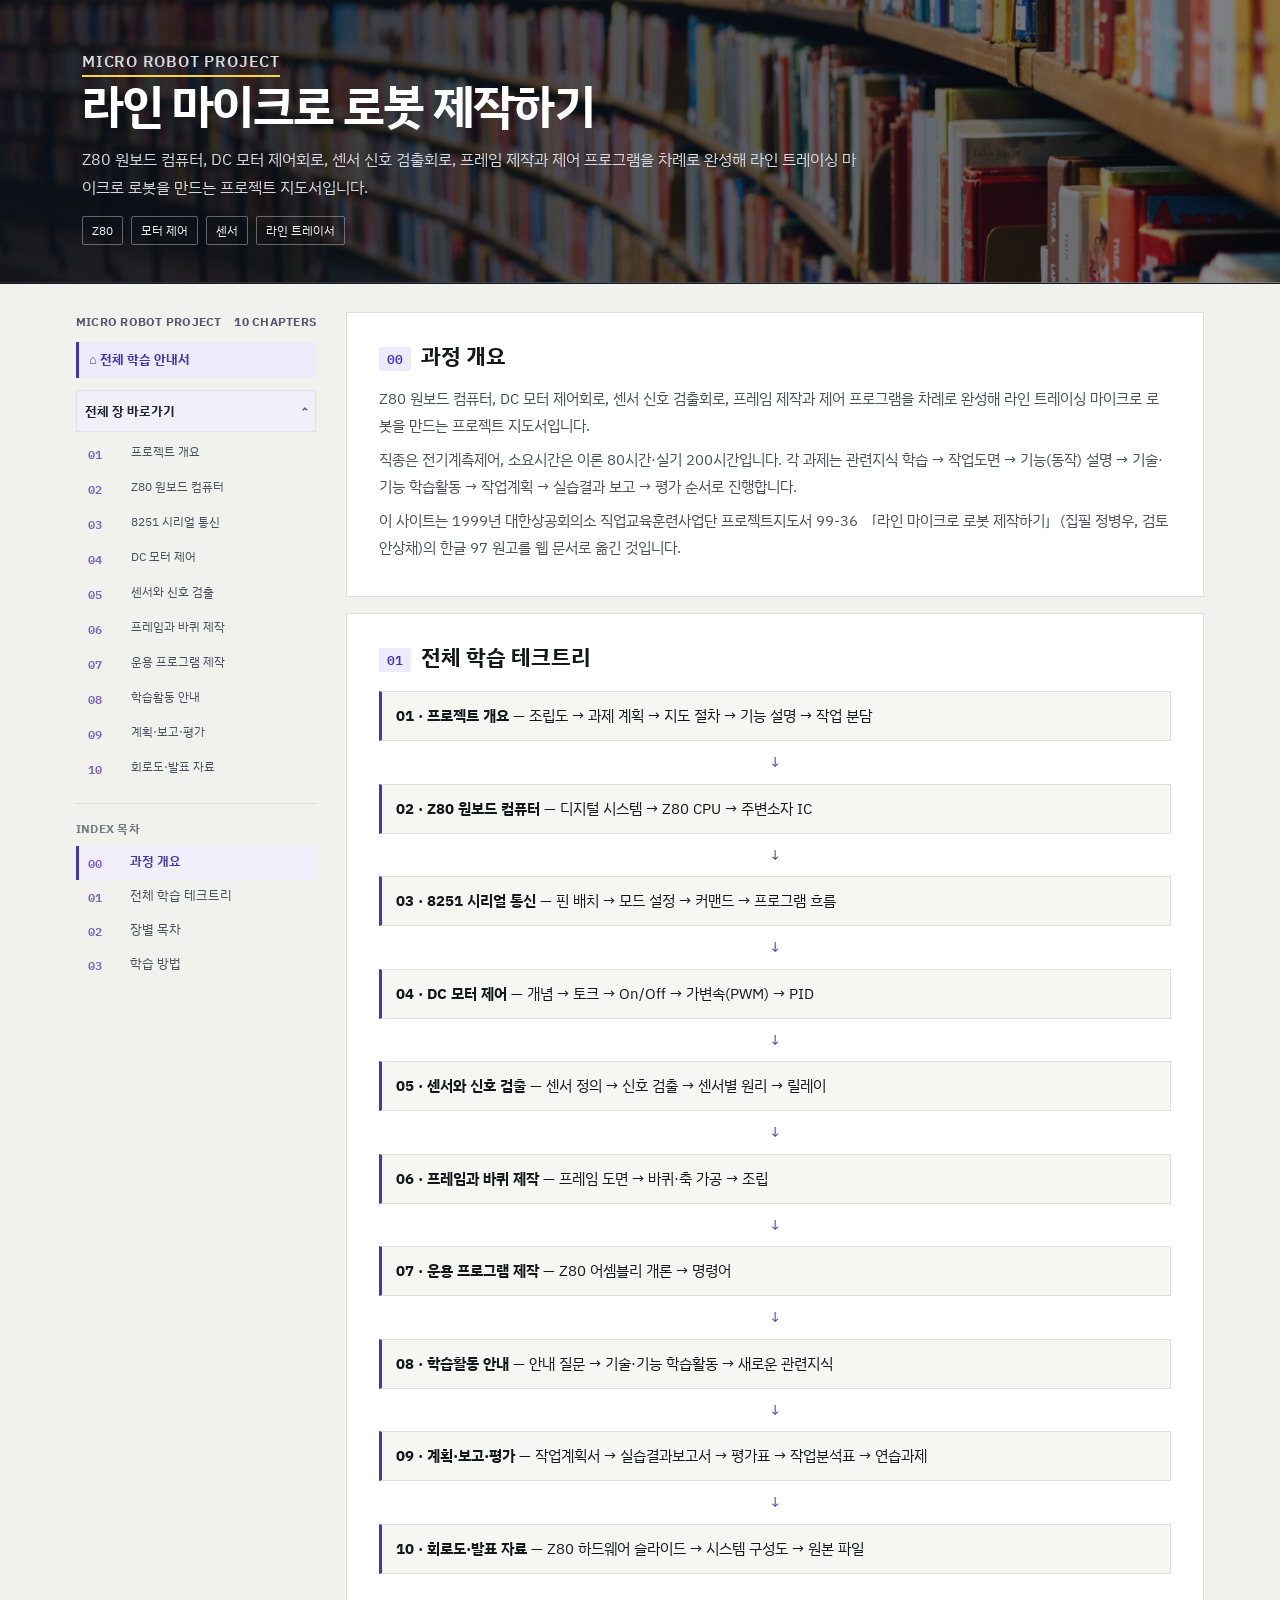
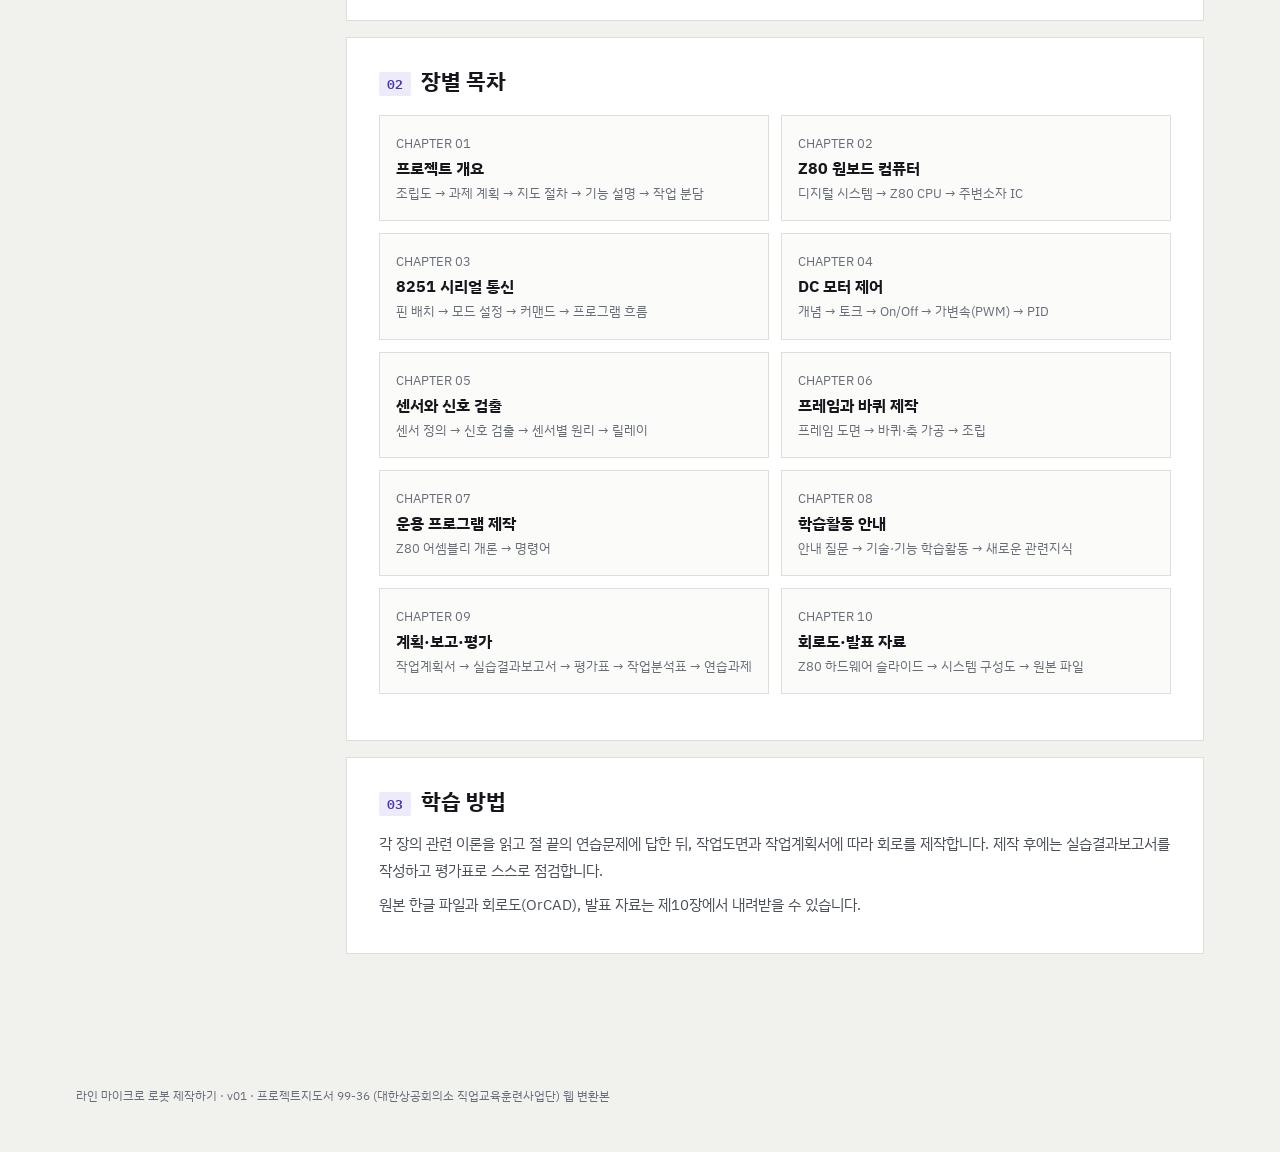
<file: index.html>
<!doctype html>
<html lang="ko"><head><meta charset="utf-8"><meta name="viewport" content="width=device-width,initial-scale=1">
<meta name="description" content="Z80 원보드 컴퓨터, DC 모터 제어회로, 센서 신호 검출회로, 프레임 제작과 제어 프로그램을 차례로 완성해 라인 트레이싱 마이크로 로봇을 만드는 프로젝트 지도서입니다."><title>라인 마이크로 로봇 제작하기 · 라인 마이크로 로봇 제작하기</title>
<link rel="preconnect" href="https://fonts.googleapis.com"><link rel="preconnect" href="https://fonts.gstatic.com" crossorigin>
<link href="https://fonts.googleapis.com/css2?family=IBM+Plex+Sans+KR:wght@300;400;500;600;700&family=IBM+Plex+Mono:wght@400;500;600&display=swap" rel="stylesheet">
<link rel="icon" href="data:image/svg+xml,%3Csvg xmlns='http://www.w3.org/2000/svg' viewBox='0 0 32 32'%3E%3Crect width='32' height='32' rx='6' fill='%234635B1'/%3E%3Ctext x='16' y='22' font-size='14' text-anchor='middle' fill='%23FFD24A' font-family='monospace'%3EZ80%3C/text%3E%3C/svg%3E"><link rel="stylesheet" href="assets/site.css"></head><body data-chapter="">
<button type="button" class="mobile-menu" id="mobile-menu" aria-controls="course-nav" aria-expanded="false">☰ 장·목차</button><div class="shade" id="shade"></div>
<header class="hero"><div class="hero-inner"><p class="kicker">MICRO ROBOT PROJECT</p><h1>라인 마이크로 로봇 제작하기</h1><p>Z80 원보드 컴퓨터, DC 모터 제어회로, 센서 신호 검출회로, 프레임 제작과 제어 프로그램을 차례로 완성해 라인 트레이싱 마이크로 로봇을 만드는 프로젝트 지도서입니다.</p><div class="chips"><span class="chip">Z80</span><span class="chip">모터 제어</span><span class="chip">센서</span><span class="chip">라인 트레이서</span></div></div></header>
<div class="wrap"><nav class="toc" id="course-nav" aria-label="장과 절 탐색"></nav><main class="content" id="main-content"><section class="section" id="s00"><h2><span class="num">00</span>과정 개요</h2><p>Z80 원보드 컴퓨터, DC 모터 제어회로, 센서 신호 검출회로, 프레임 제작과 제어 프로그램을 차례로 완성해 라인 트레이싱 마이크로 로봇을 만드는 프로젝트 지도서입니다.</p><p>직종은 전기계측제어, 소요시간은 이론 80시간·실기 200시간입니다. 각 과제는 관련지식 학습 → 작업도면 → 기능(동작) 설명 → 기술·기능 학습활동 → 작업계획 → 실습결과 보고 → 평가 순서로 진행합니다.</p><p>이 사이트는 1999년 대한상공회의소 직업교육훈련사업단 프로젝트지도서 99-36 「라인 마이크로 로봇 제작하기」(집필 정병우, 검토 안상채)의 한글 97 원고를 웹 문서로 옮긴 것입니다.</p></section><section class="section" id="s01"><h2><span class="num">01</span>전체 학습 테크트리</h2><div class="flow"><div class="step"><strong>01 · 프로젝트 개요</strong> — 조립도 → 과제 계획 → 지도 절차 → 기능 설명 → 작업 분담</div><div class="down">↓</div><div class="step"><strong>02 · Z80 원보드 컴퓨터</strong> — 디지털 시스템 → Z80 CPU → 주변소자 IC</div><div class="down">↓</div><div class="step"><strong>03 · 8251 시리얼 통신</strong> — 핀 배치 → 모드 설정 → 커맨드 → 프로그램 흐름</div><div class="down">↓</div><div class="step"><strong>04 · DC 모터 제어</strong> — 개념 → 토크 → On/Off → 가변속(PWM) → PID</div><div class="down">↓</div><div class="step"><strong>05 · 센서와 신호 검출</strong> — 센서 정의 → 신호 검출 → 센서별 원리 → 릴레이</div><div class="down">↓</div><div class="step"><strong>06 · 프레임과 바퀴 제작</strong> — 프레임 도면 → 바퀴·축 가공 → 조립</div><div class="down">↓</div><div class="step"><strong>07 · 운용 프로그램 제작</strong> — Z80 어셈블리 개론 → 명령어</div><div class="down">↓</div><div class="step"><strong>08 · 학습활동 안내</strong> — 안내 질문 → 기술·기능 학습활동 → 새로운 관련지식</div><div class="down">↓</div><div class="step"><strong>09 · 계획·보고·평가</strong> — 작업계획서 → 실습결과보고서 → 평가표 → 작업분석표 → 연습과제</div><div class="down">↓</div><div class="step"><strong>10 · 회로도·발표 자료</strong> — Z80 하드웨어 슬라이드 → 시스템 구성도 → 원본 파일</div></div></section><section class="section" id="s02"><h2><span class="num">02</span>장별 목차</h2><div class="chapter-grid"><a class="chapter-card" href="ch01_project_overview_v01.html"><span>CHAPTER 01</span><b>프로젝트 개요</b><span>조립도 → 과제 계획 → 지도 절차 → 기능 설명 → 작업 분담</span></a><a class="chapter-card" href="ch02_z80_one_board_computer_v01.html"><span>CHAPTER 02</span><b>Z80 원보드 컴퓨터</b><span>디지털 시스템 → Z80 CPU → 주변소자 IC</span></a><a class="chapter-card" href="ch03_8251_serial_v01.html"><span>CHAPTER 03</span><b>8251 시리얼 통신</b><span>핀 배치 → 모드 설정 → 커맨드 → 프로그램 흐름</span></a><a class="chapter-card" href="ch04_dc_motor_control_v01.html"><span>CHAPTER 04</span><b>DC 모터 제어</b><span>개념 → 토크 → On/Off → 가변속(PWM) → PID</span></a><a class="chapter-card" href="ch05_sensors_v01.html"><span>CHAPTER 05</span><b>센서와 신호 검출</b><span>센서 정의 → 신호 검출 → 센서별 원리 → 릴레이</span></a><a class="chapter-card" href="ch06_frame_and_wheels_v01.html"><span>CHAPTER 06</span><b>프레임과 바퀴 제작</b><span>프레임 도면 → 바퀴·축 가공 → 조립</span></a><a class="chapter-card" href="ch07_z80_assembly_v01.html"><span>CHAPTER 07</span><b>운용 프로그램 제작</b><span>Z80 어셈블리 개론 → 명령어</span></a><a class="chapter-card" href="ch08_learning_activities_v01.html"><span>CHAPTER 08</span><b>학습활동 안내</b><span>안내 질문 → 기술·기능 학습활동 → 새로운 관련지식</span></a><a class="chapter-card" href="ch09_plan_report_evaluation_v01.html"><span>CHAPTER 09</span><b>계획·보고·평가</b><span>작업계획서 → 실습결과보고서 → 평가표 → 작업분석표 → 연습과제</span></a><a class="chapter-card" href="ch10_resources_v01.html"><span>CHAPTER 10</span><b>회로도·발표 자료</b><span>Z80 하드웨어 슬라이드 → 시스템 구성도 → 원본 파일</span></a></div></section><section class="section" id="s03"><h2><span class="num">03</span>학습 방법</h2><p>각 장의 관련 이론을 읽고 절 끝의 연습문제에 답한 뒤, 작업도면과 작업계획서에 따라 회로를 제작합니다. 제작 후에는 실습결과보고서를 작성하고 평가표로 스스로 점검합니다.</p><p>원본 한글 파일과 회로도(OrCAD), 발표 자료는 제10장에서 내려받을 수 있습니다.</p></section><div class="chapter-links" id="chapter-links"></div></main></div>
<footer class="footer">라인 마이크로 로봇 제작하기 · v01 · 프로젝트지도서 99-36 (대한상공회의소 직업교육훈련사업단) 웹 변환본</footer>
<script>window.COURSE={"title": "라인 마이크로 로봇 제작하기", "short_title": "MICRO ROBOT PROJECT", "home_label": "전체 학습 안내서", "chapters": [{"id": "ch01", "number": 1, "title": "프로젝트 개요", "file": "ch01_project_overview_v01.html"}, {"id": "ch02", "number": 2, "title": "Z80 원보드 컴퓨터", "file": "ch02_z80_one_board_computer_v01.html"}, {"id": "ch03", "number": 3, "title": "8251 시리얼 통신", "file": "ch03_8251_serial_v01.html"}, {"id": "ch04", "number": 4, "title": "DC 모터 제어", "file": "ch04_dc_motor_control_v01.html"}, {"id": "ch05", "number": 5, "title": "센서와 신호 검출", "file": "ch05_sensors_v01.html"}, {"id": "ch06", "number": 6, "title": "프레임과 바퀴 제작", "file": "ch06_frame_and_wheels_v01.html"}, {"id": "ch07", "number": 7, "title": "운용 프로그램 제작", "file": "ch07_z80_assembly_v01.html"}, {"id": "ch08", "number": 8, "title": "학습활동 안내", "file": "ch08_learning_activities_v01.html"}, {"id": "ch09", "number": 9, "title": "계획·보고·평가", "file": "ch09_plan_report_evaluation_v01.html"}, {"id": "ch10", "number": 10, "title": "회로도·발표 자료", "file": "ch10_resources_v01.html"}]};</script><script src="assets/site.js"></script><script src="assets/zoom.js"></script></body></html>
</file>
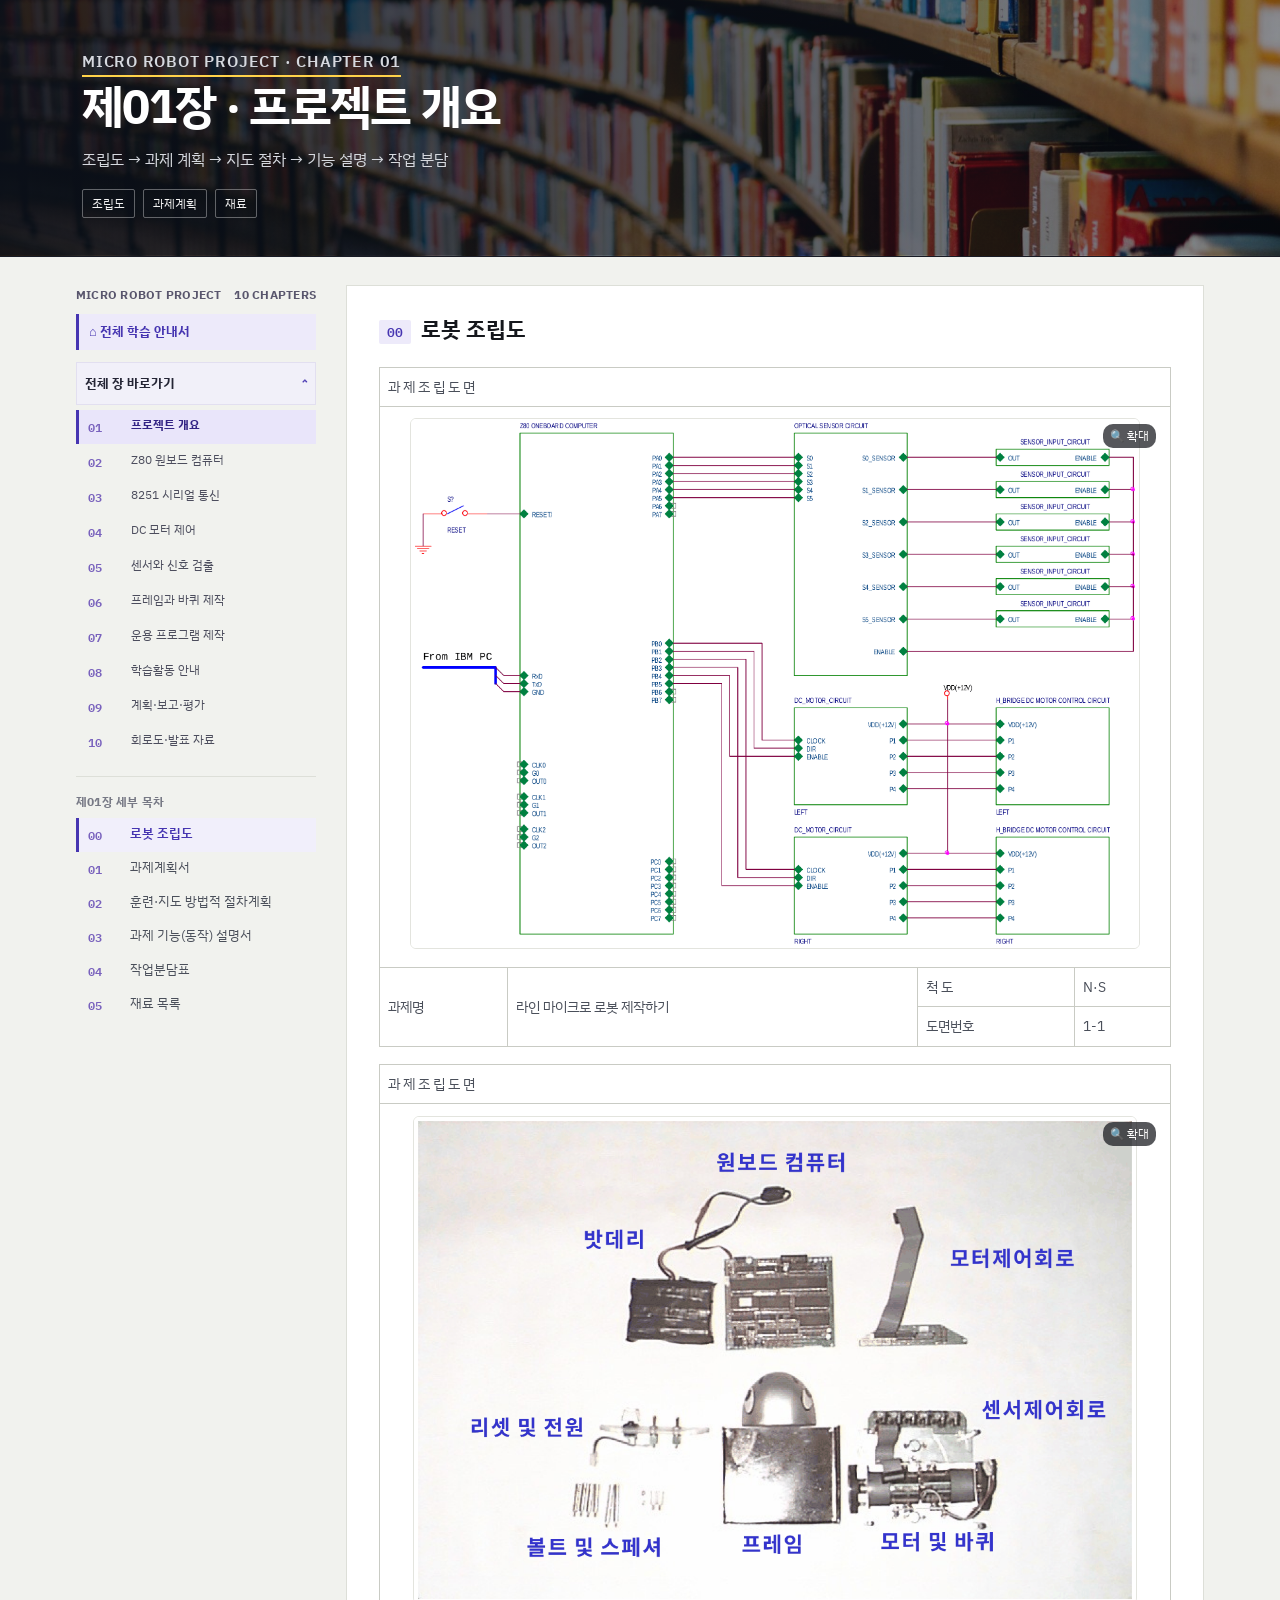
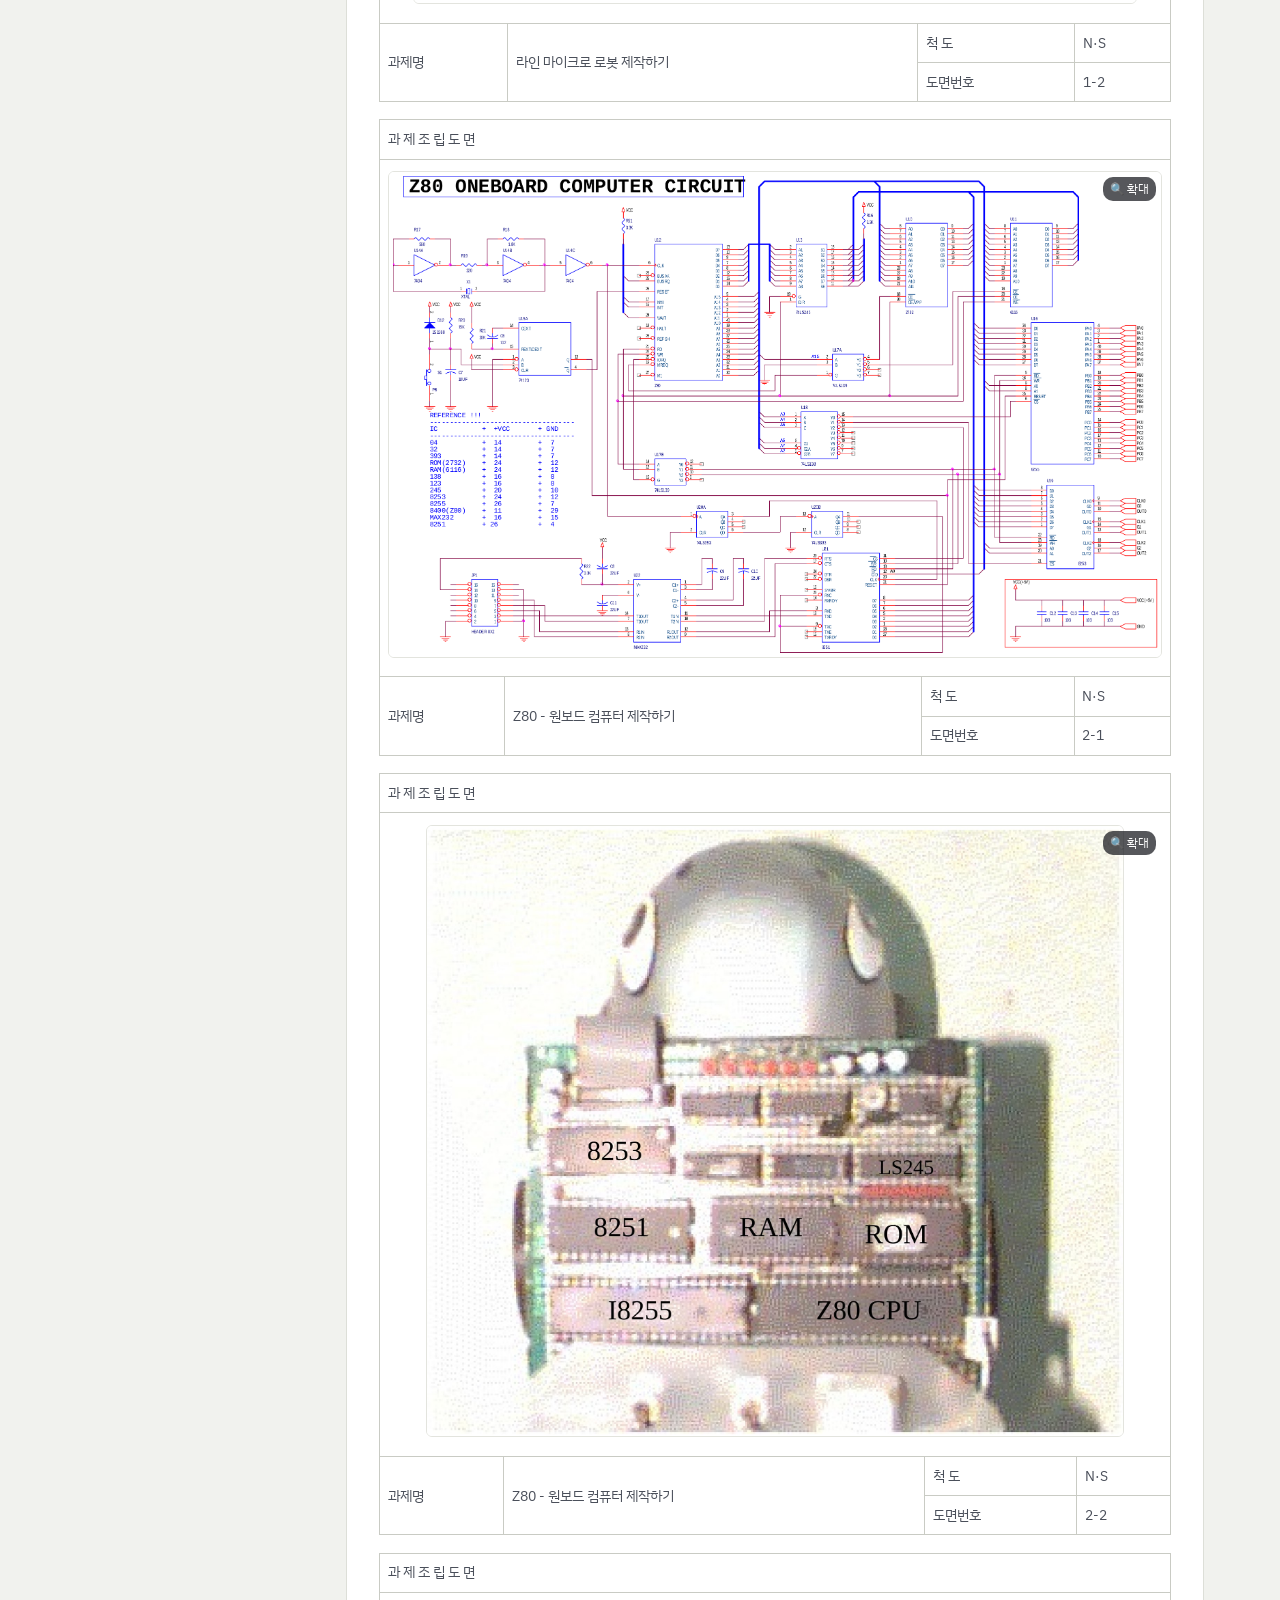
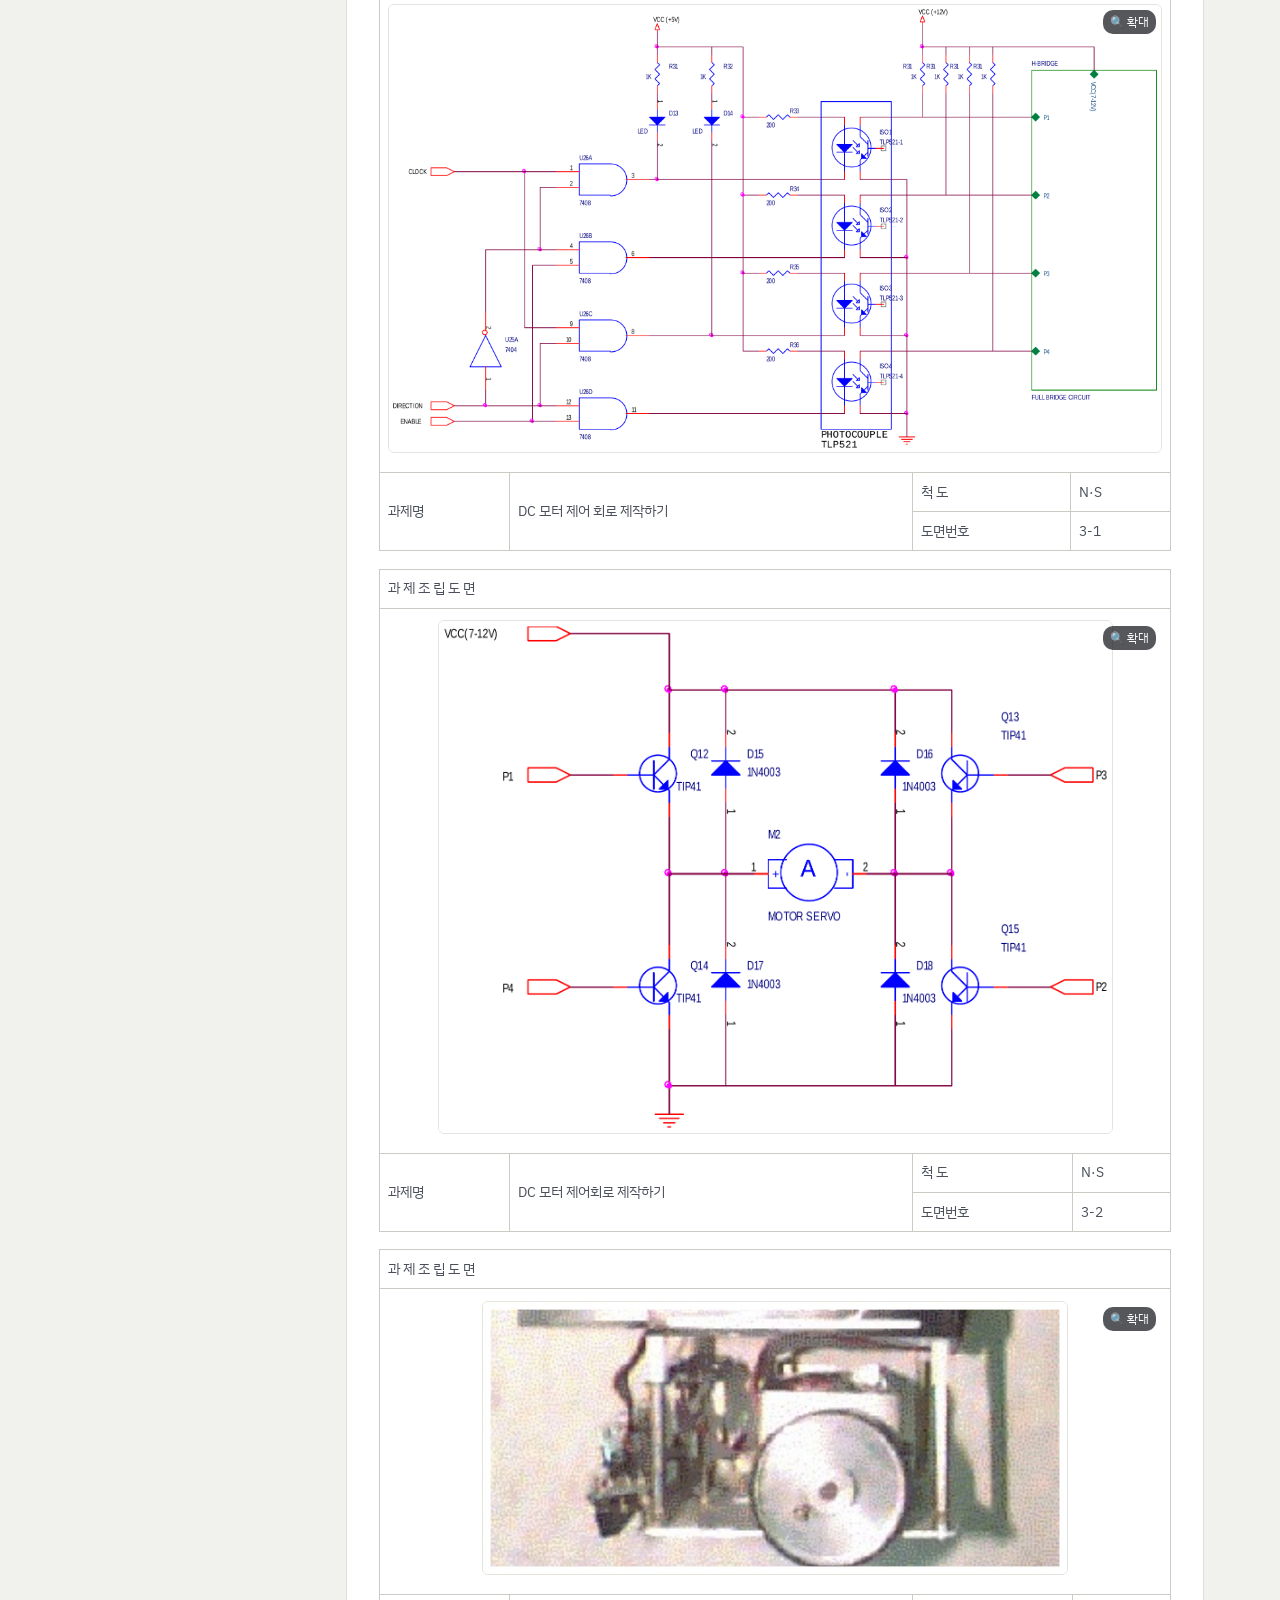
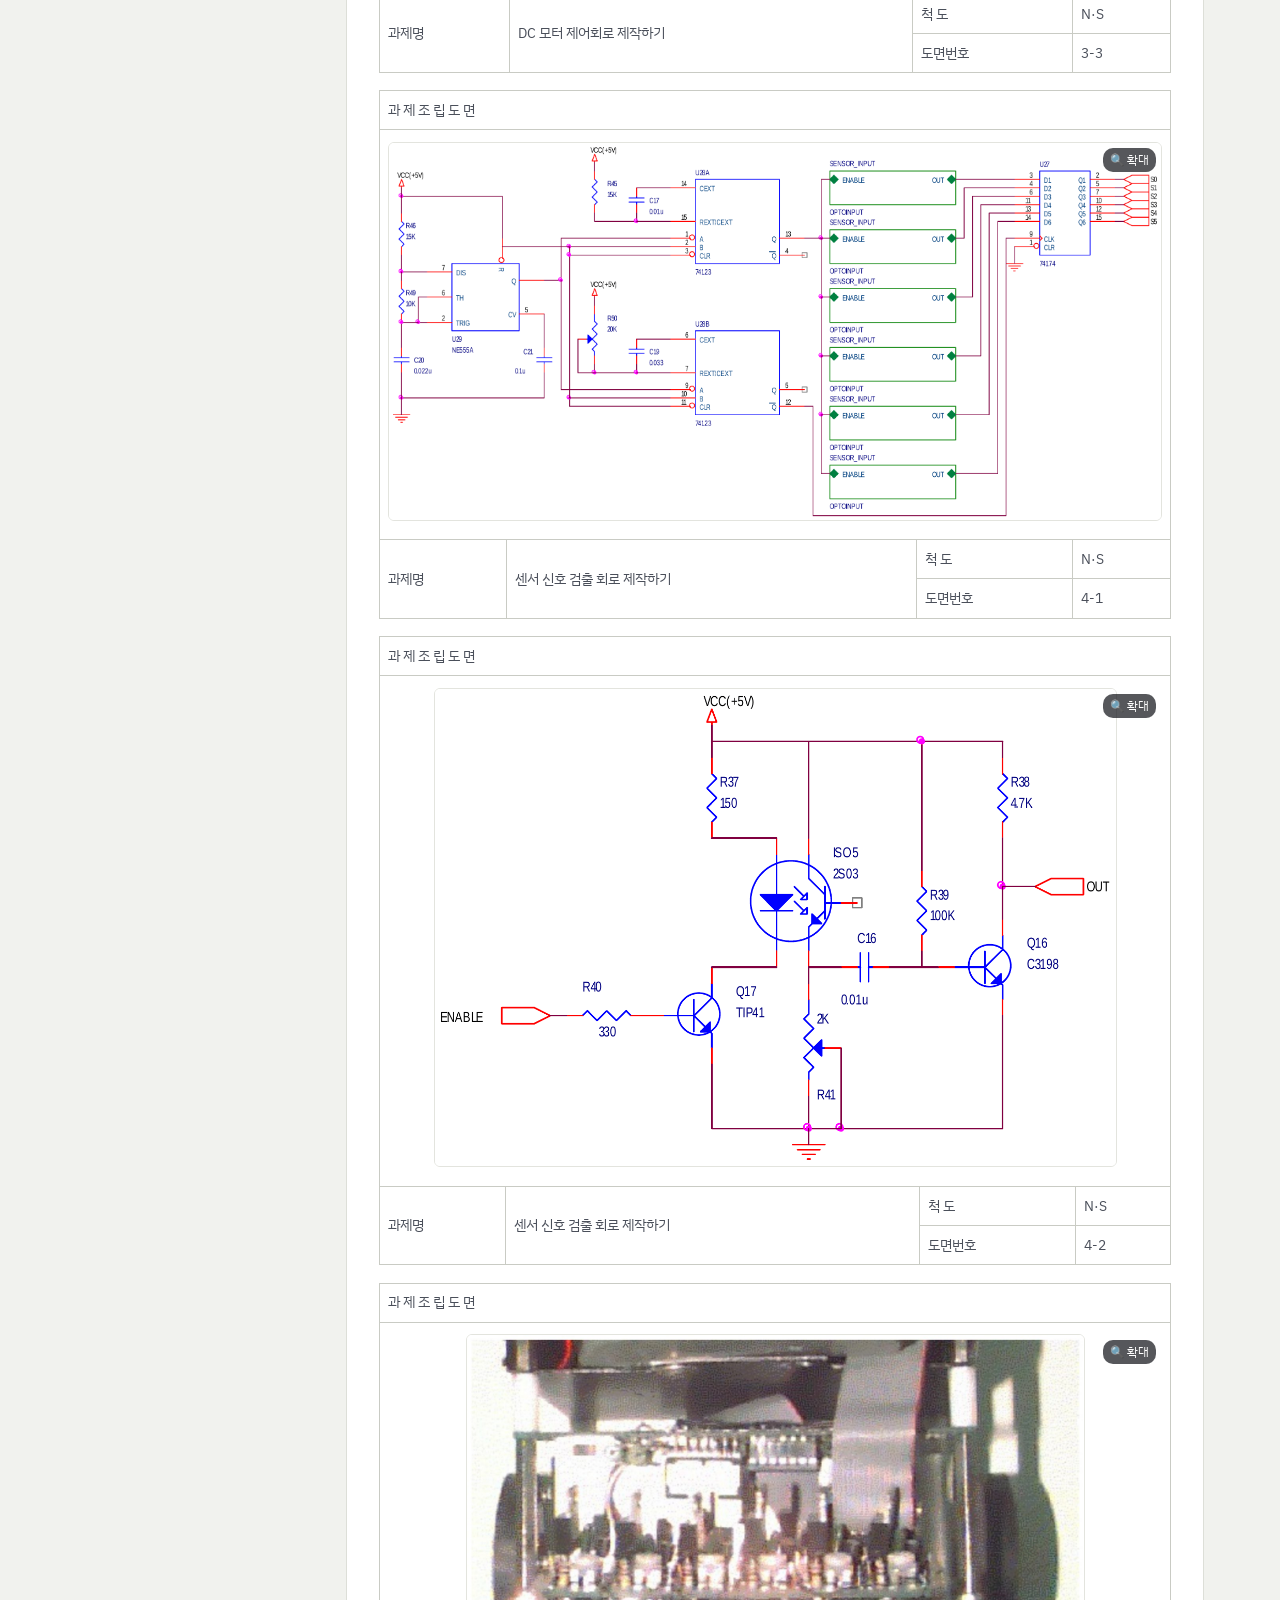
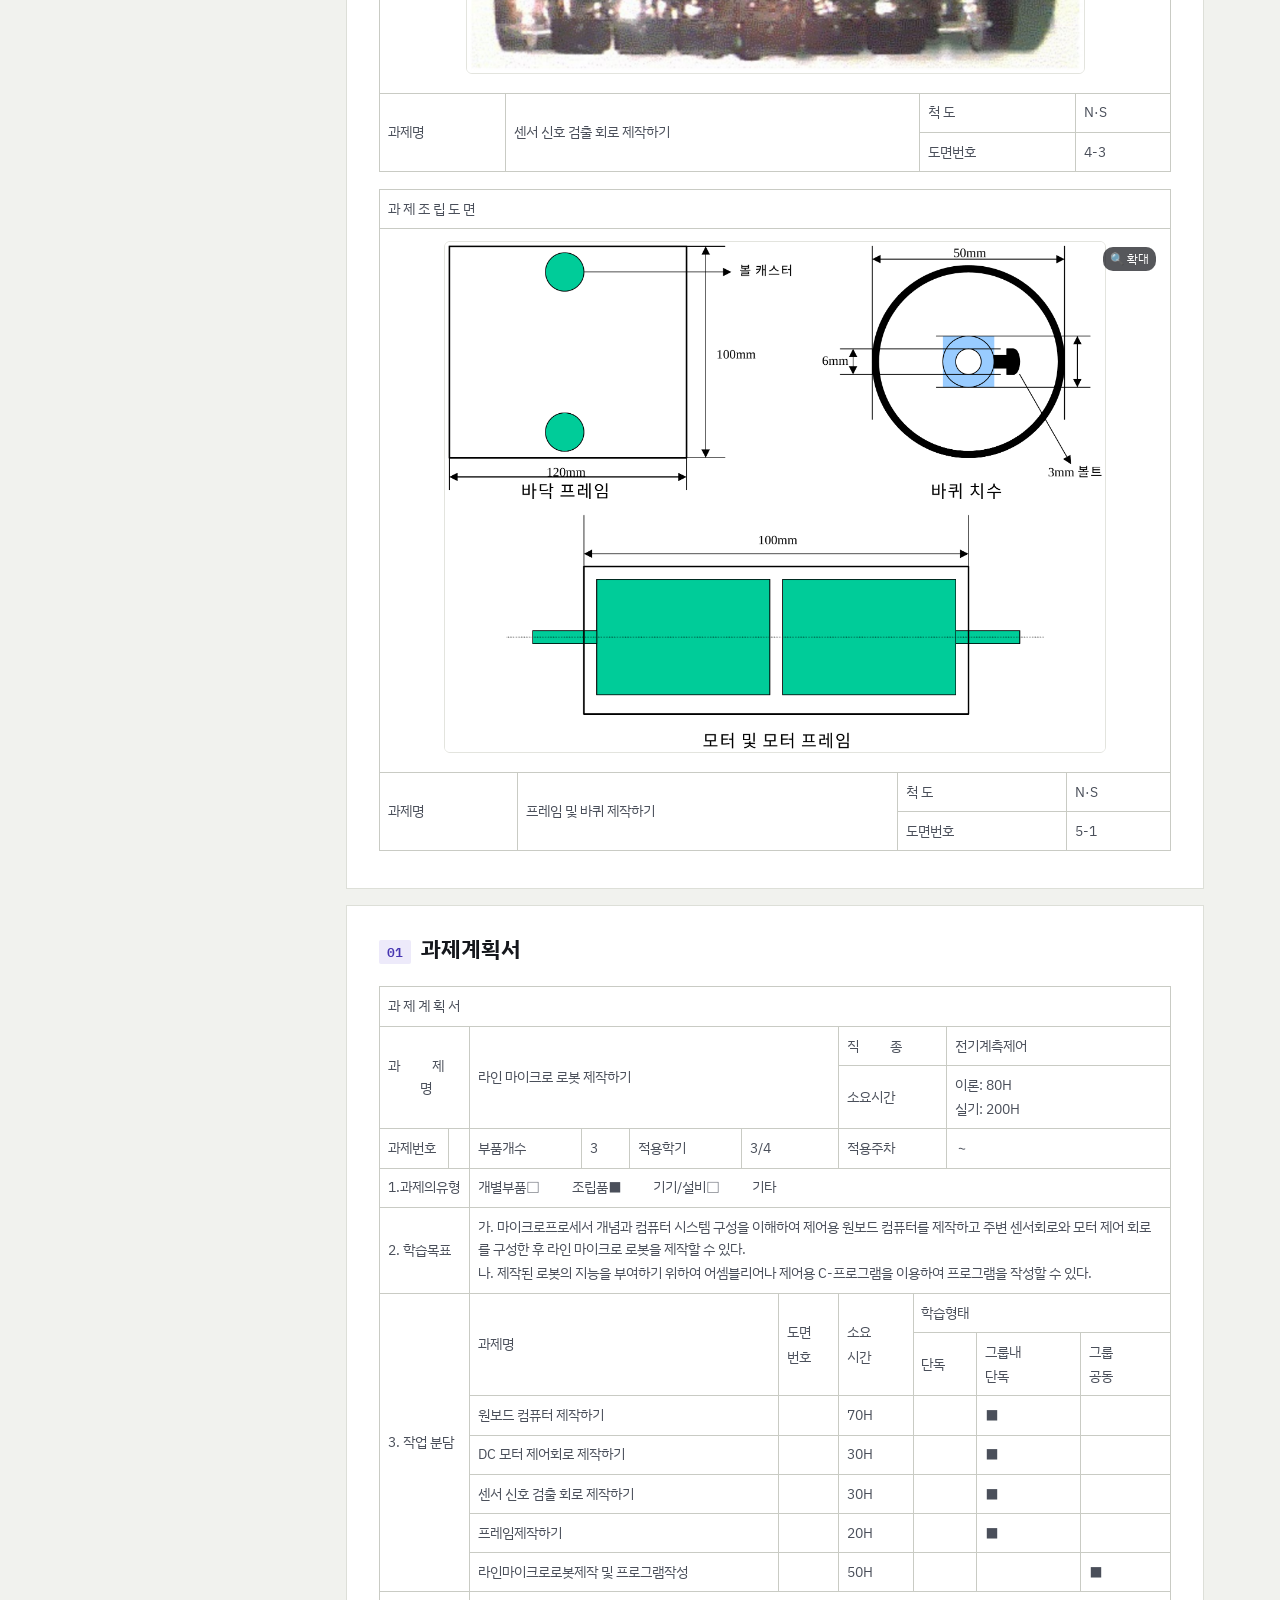
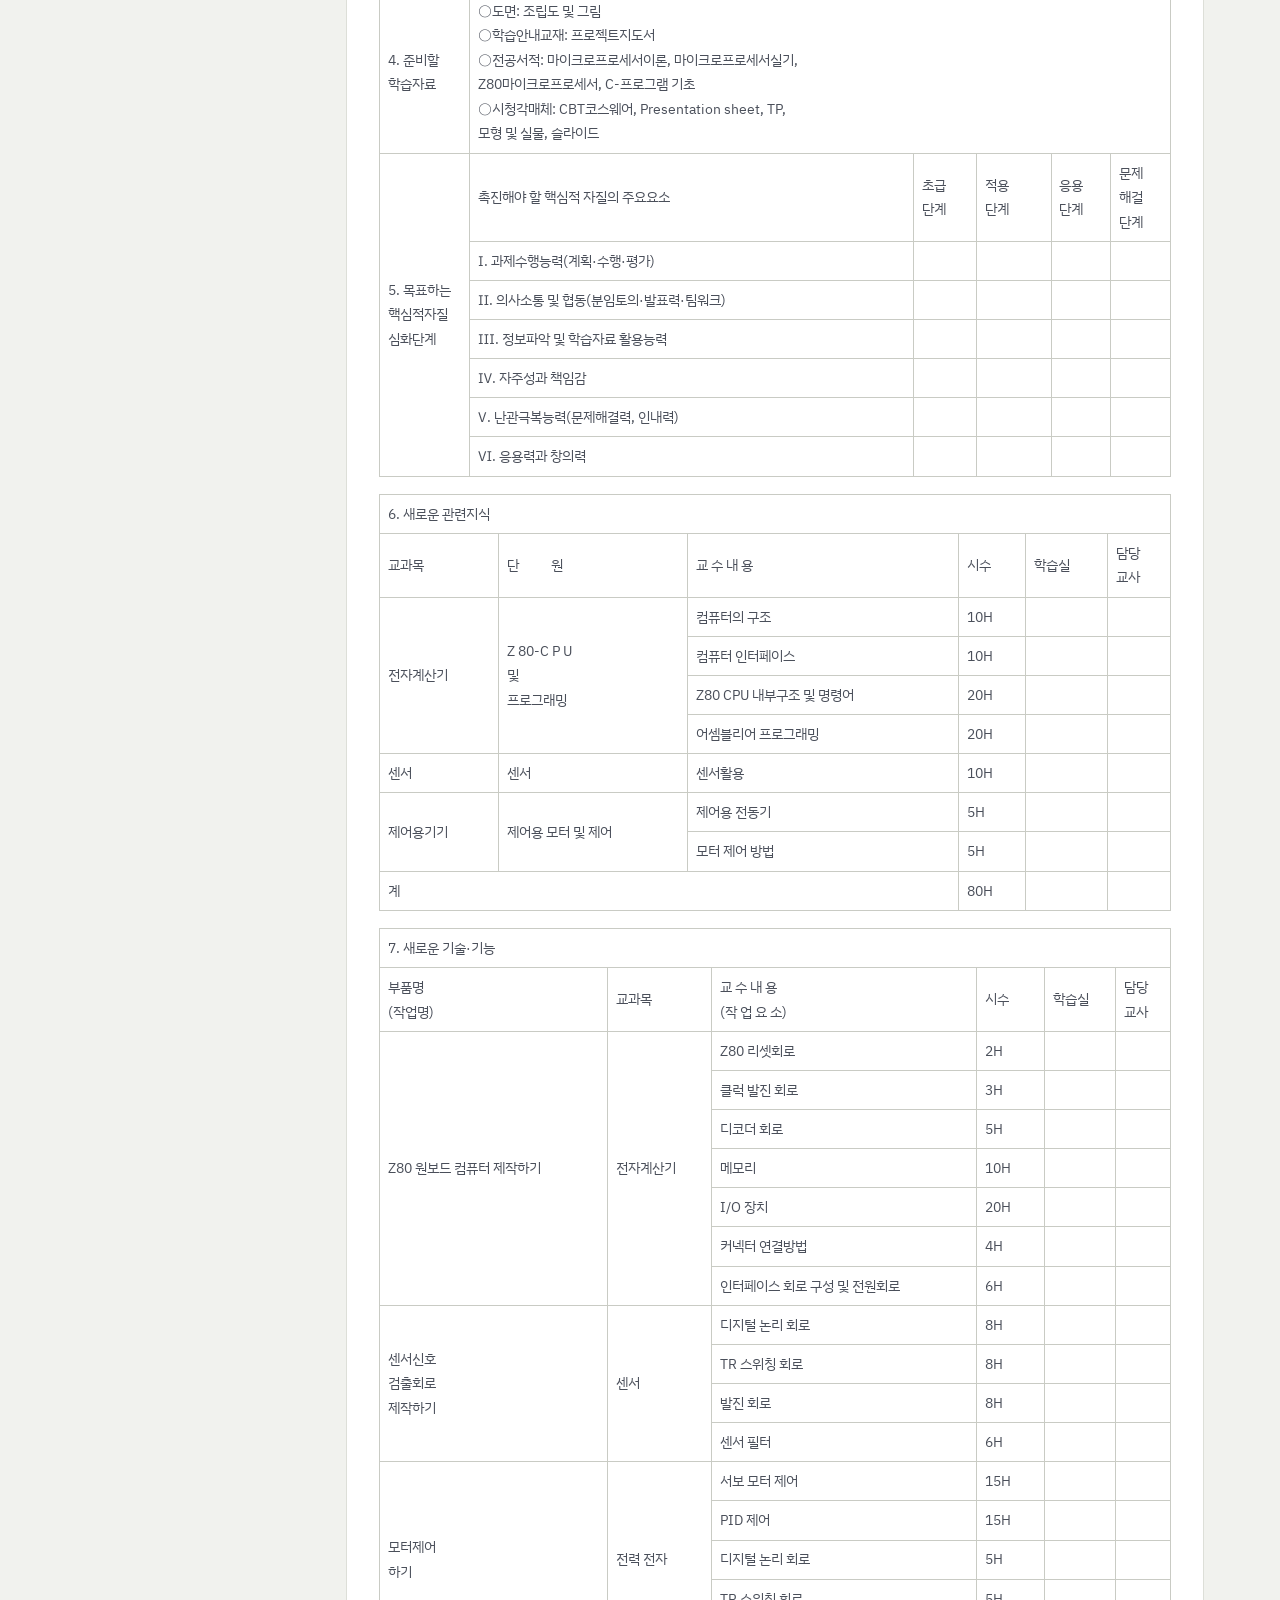
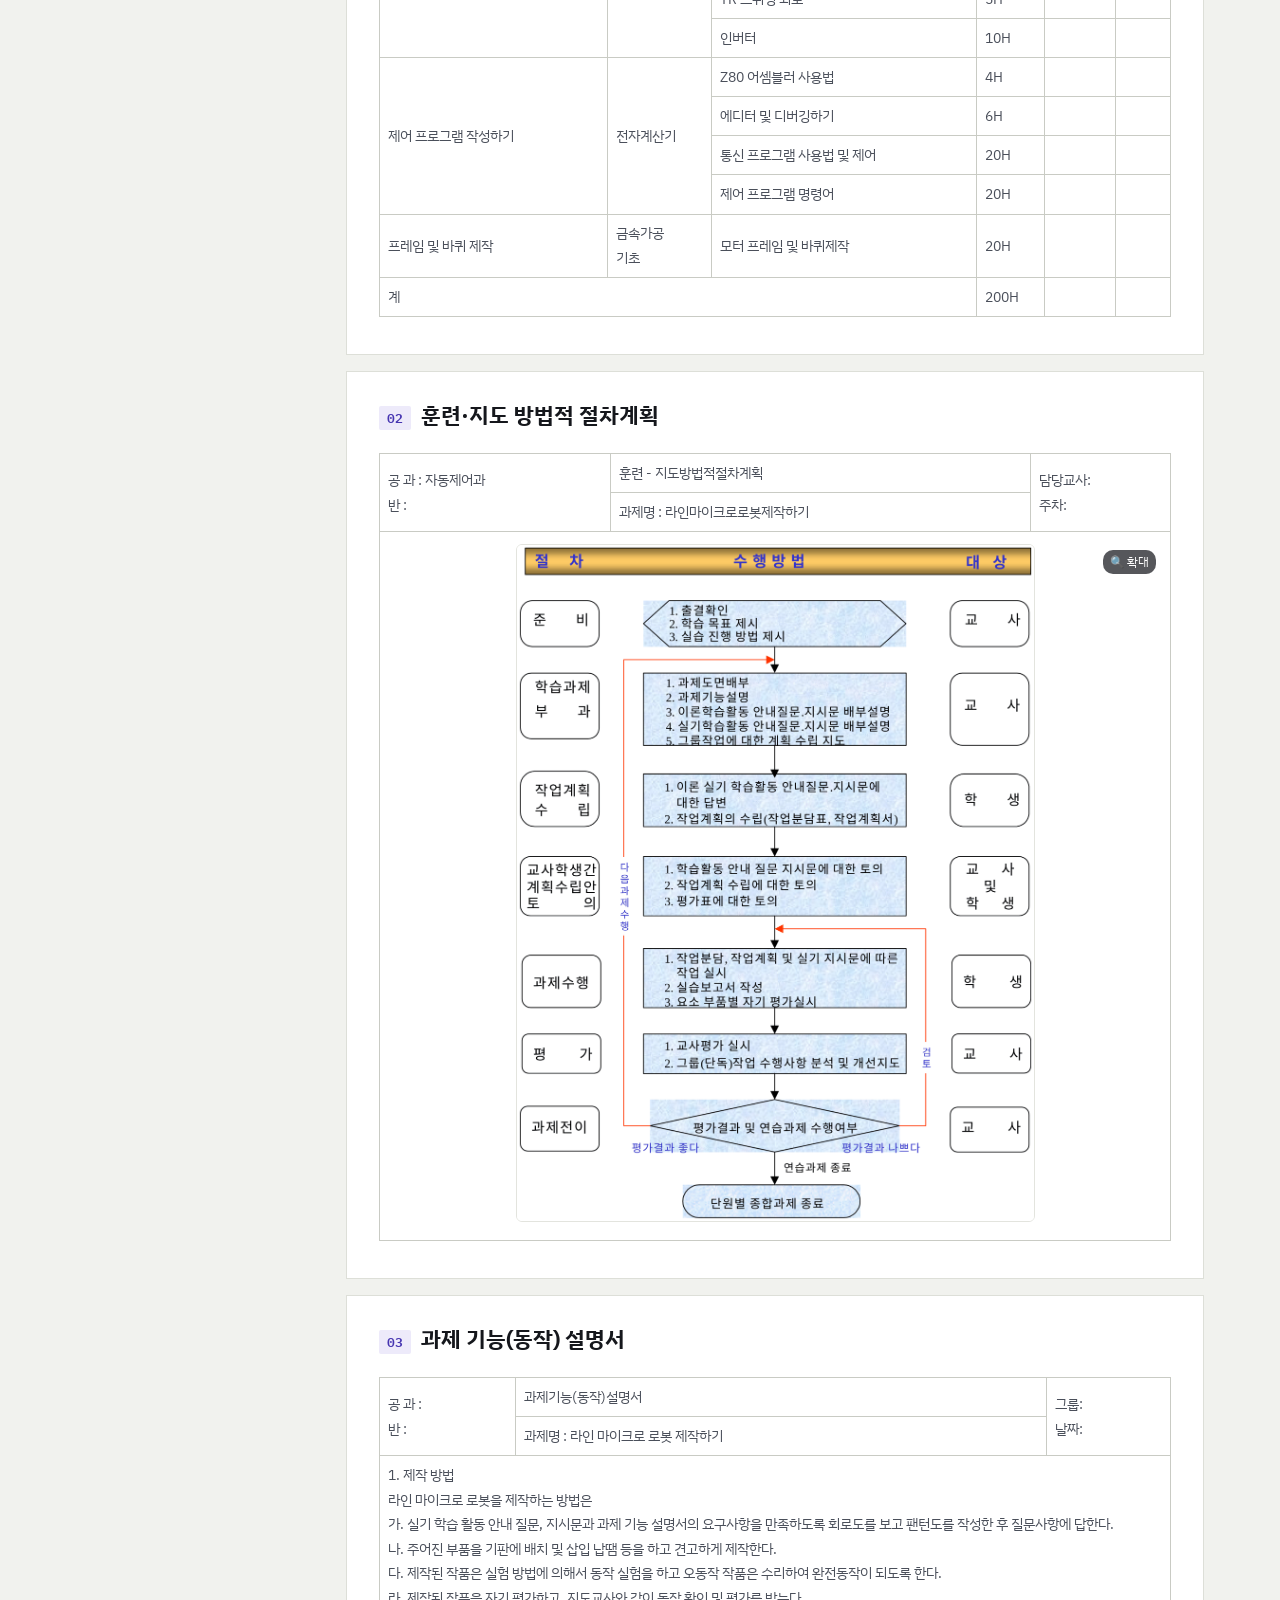
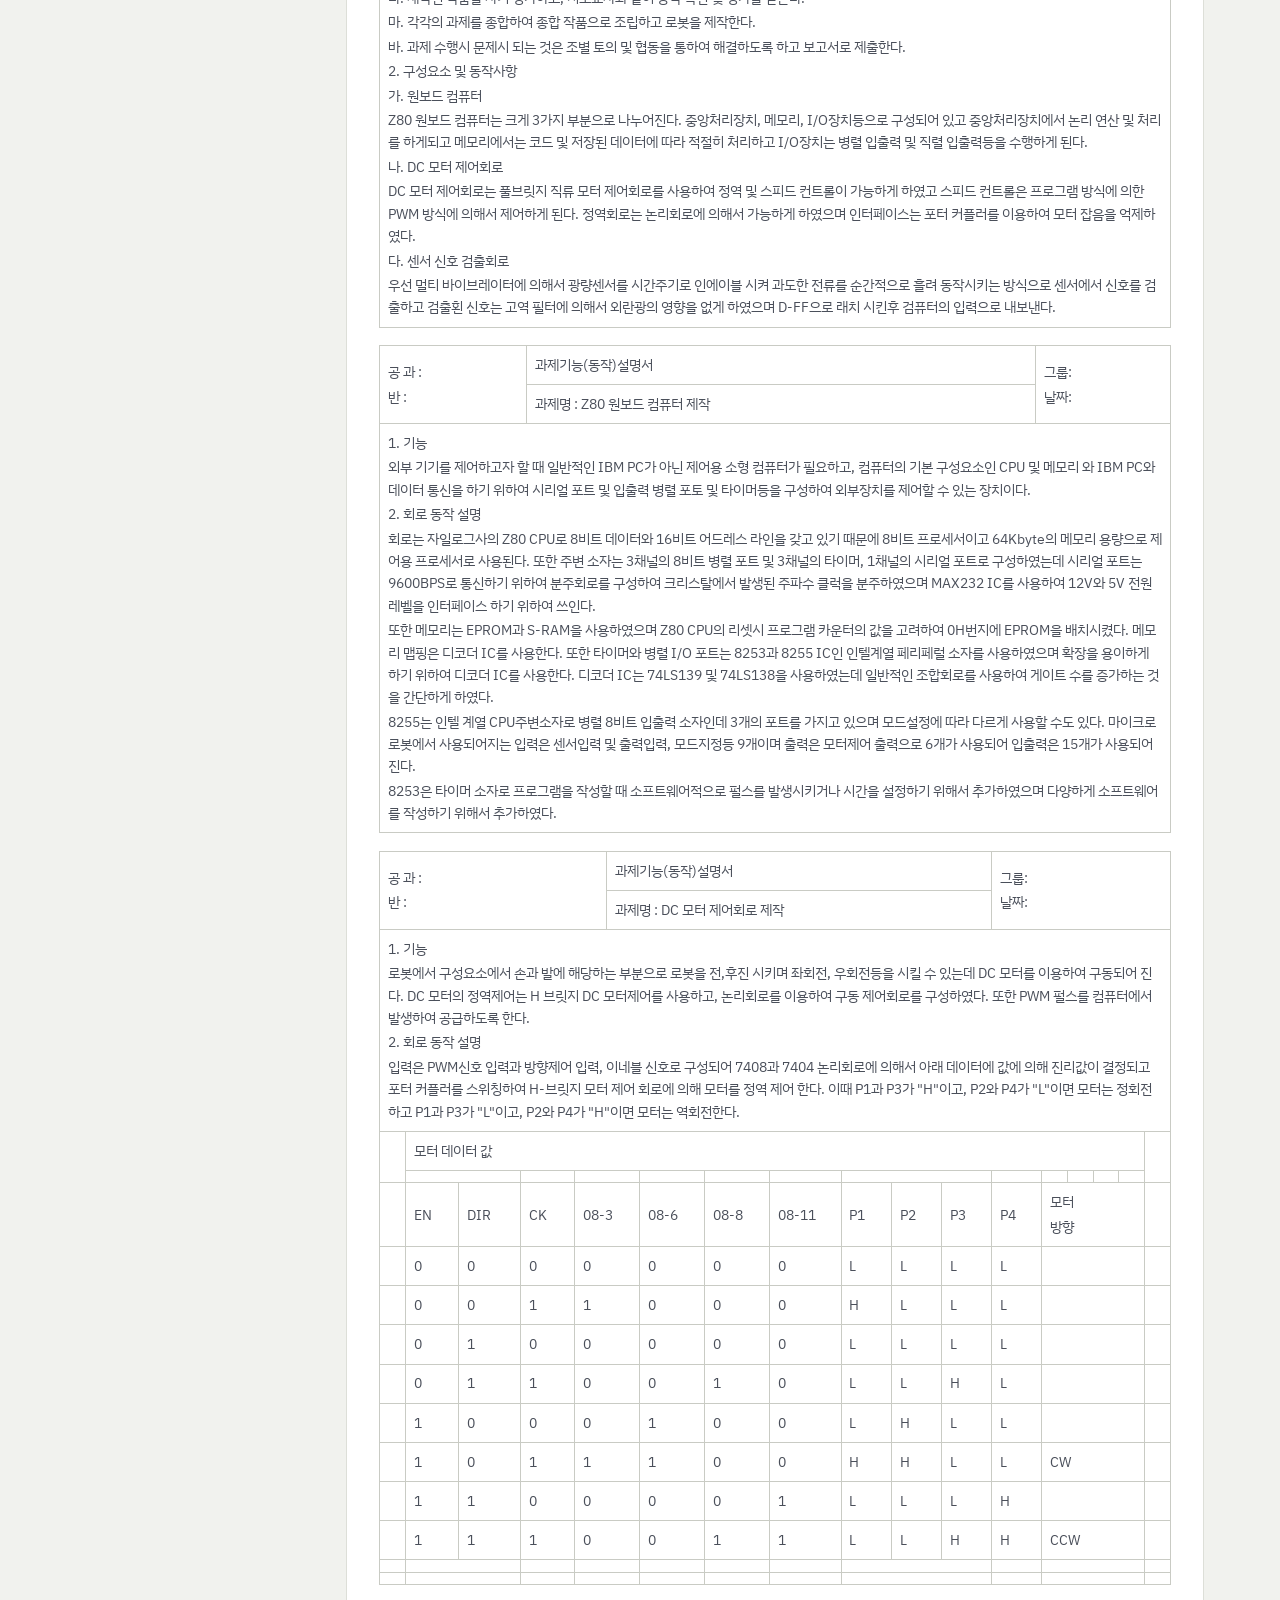
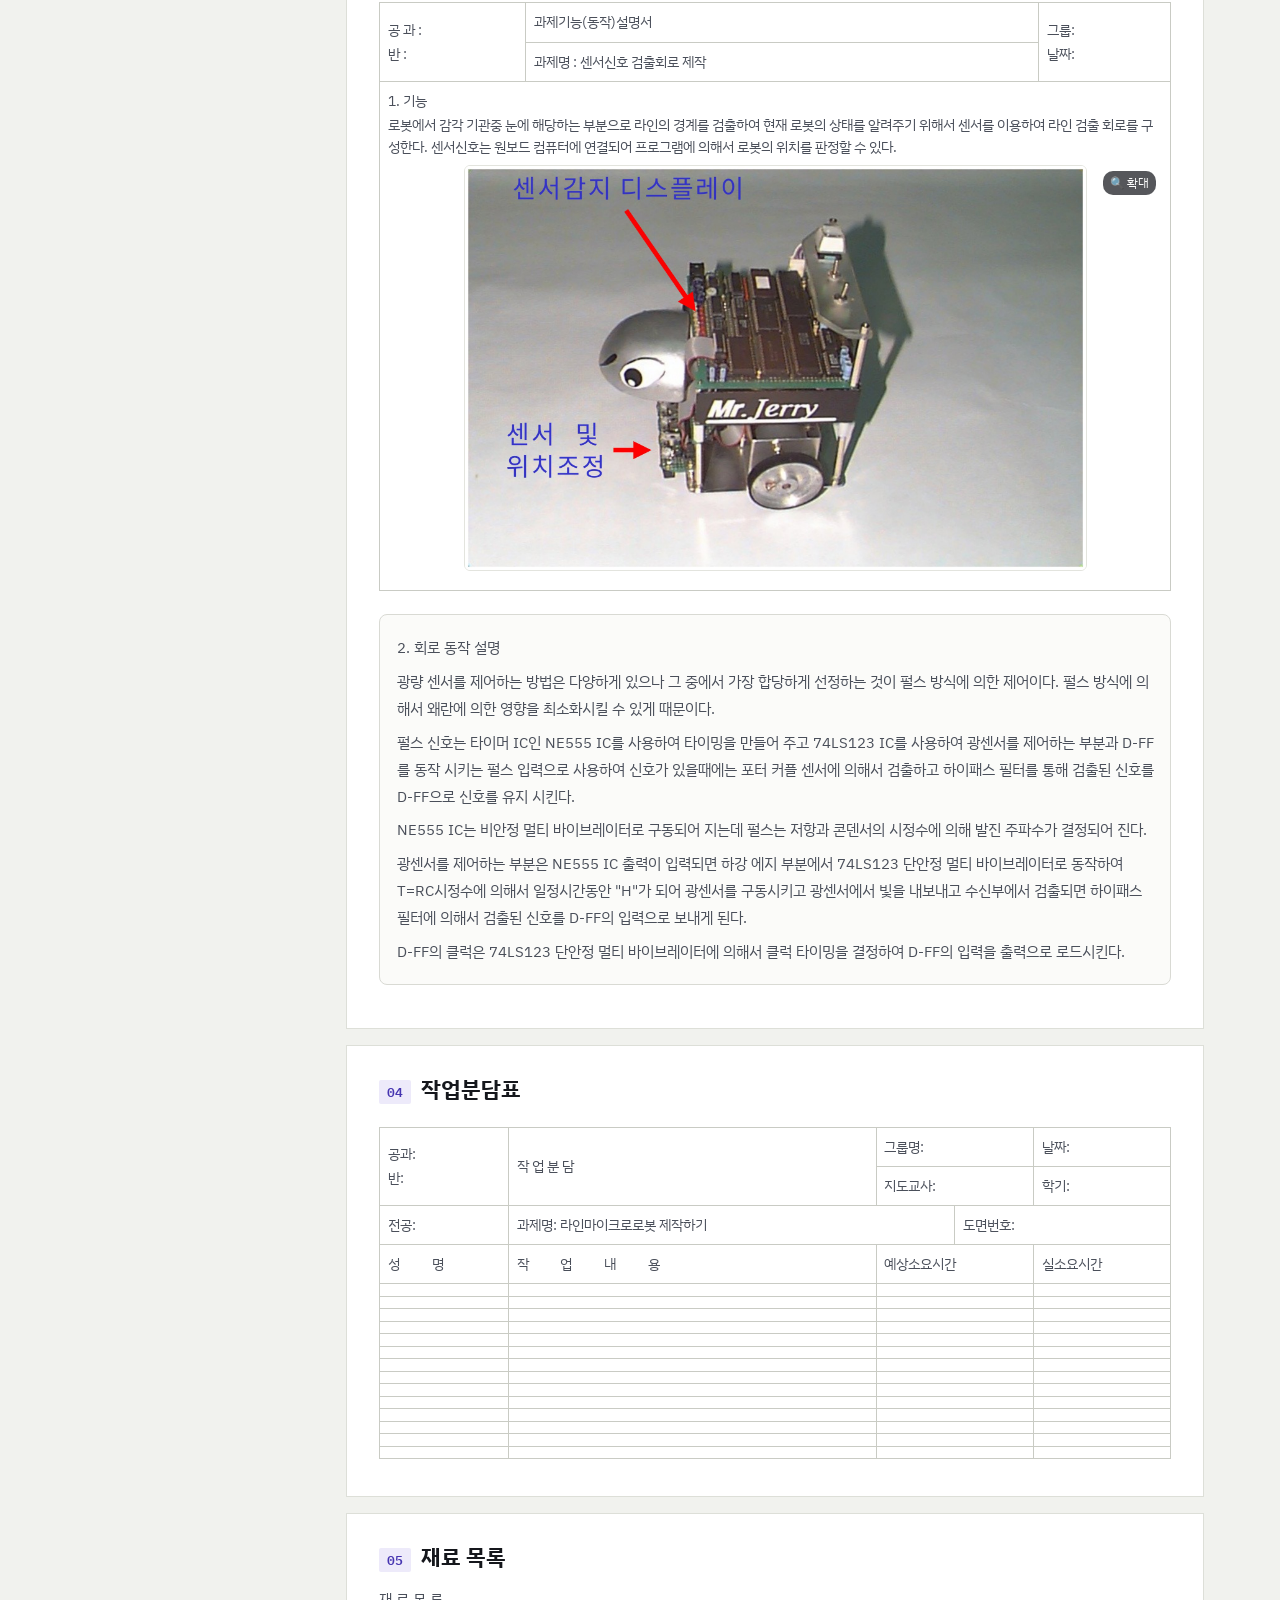
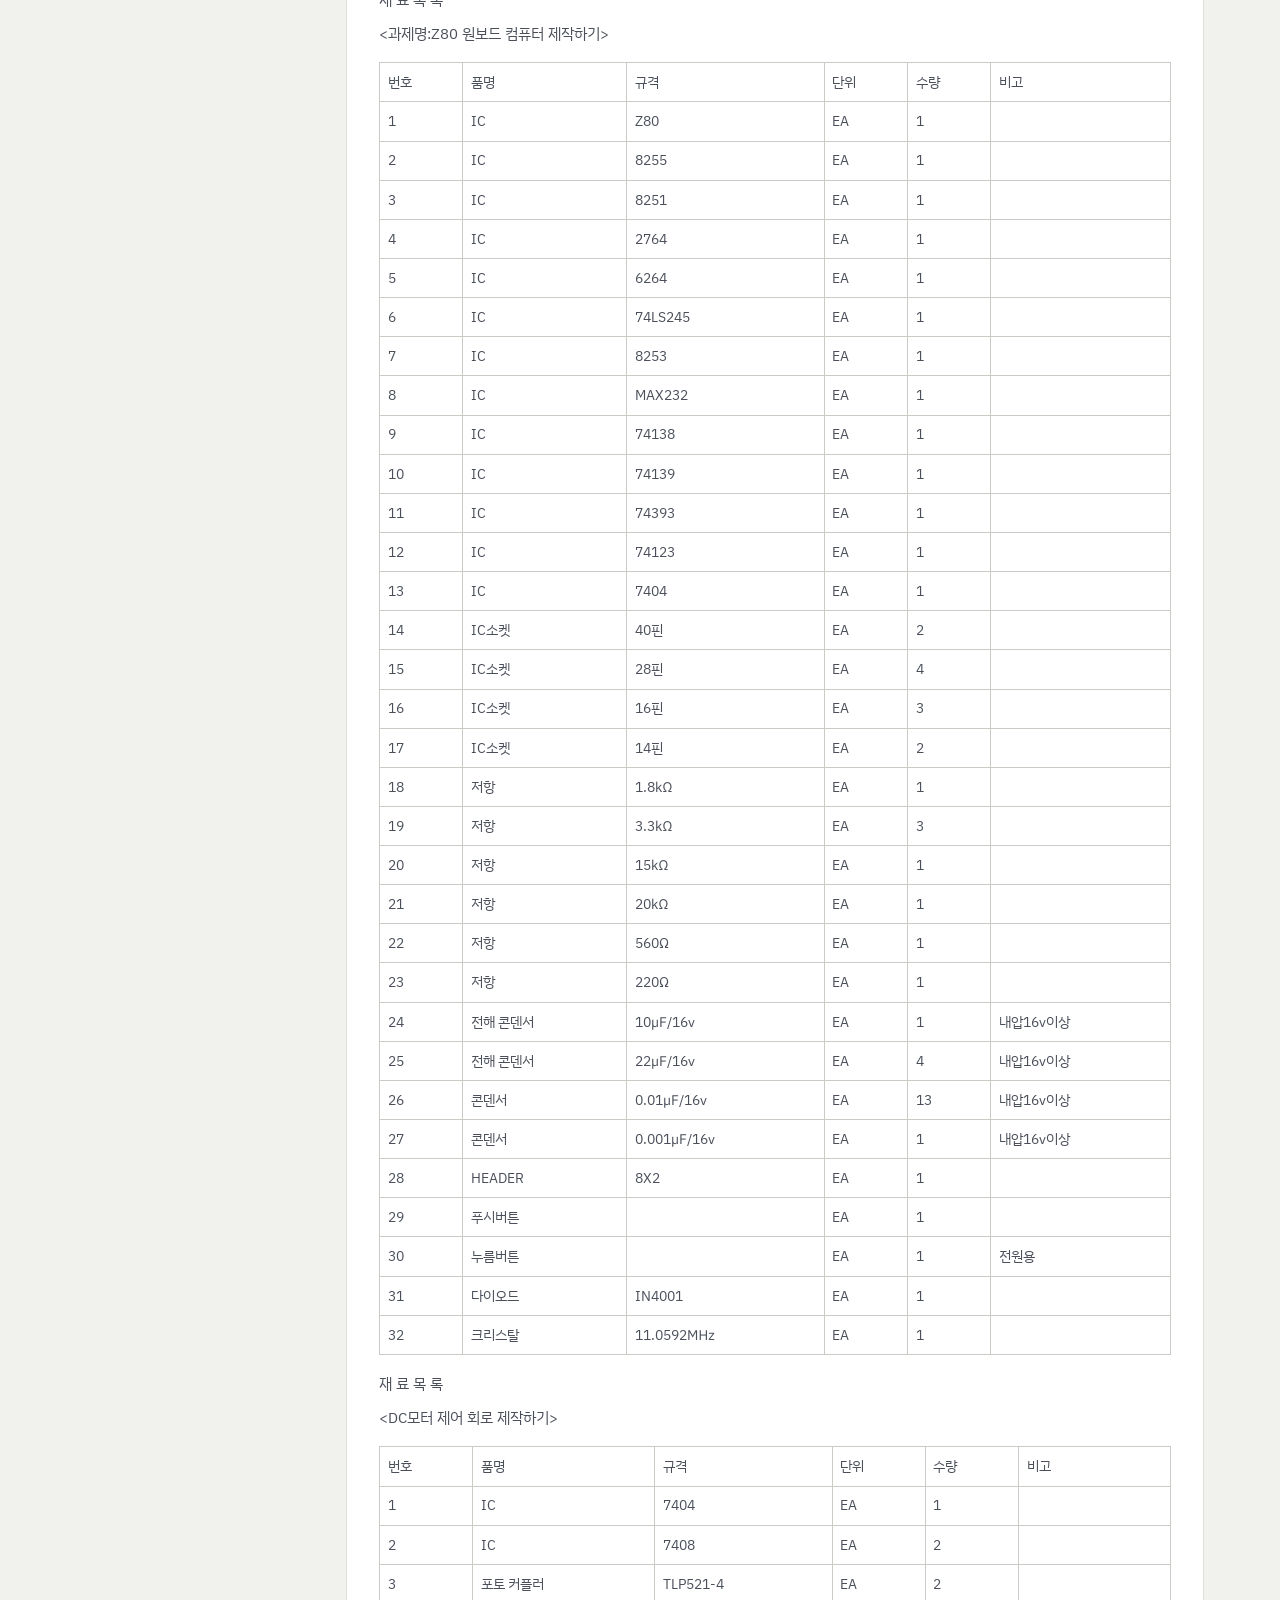
<file: ch01_project_overview_v01.html>
<!doctype html>
<html lang="ko"><head><meta charset="utf-8"><meta name="viewport" content="width=device-width,initial-scale=1">
<meta name="description" content="조립도 → 과제 계획 → 지도 절차 → 기능 설명 → 작업 분담"><title>제01장 · 프로젝트 개요 · 라인 마이크로 로봇 제작하기</title>
<link rel="preconnect" href="https://fonts.googleapis.com"><link rel="preconnect" href="https://fonts.gstatic.com" crossorigin>
<link href="https://fonts.googleapis.com/css2?family=IBM+Plex+Sans+KR:wght@300;400;500;600;700&family=IBM+Plex+Mono:wght@400;500;600&display=swap" rel="stylesheet">
<link rel="icon" href="data:image/svg+xml,%3Csvg xmlns='http://www.w3.org/2000/svg' viewBox='0 0 32 32'%3E%3Crect width='32' height='32' rx='6' fill='%234635B1'/%3E%3Ctext x='16' y='22' font-size='14' text-anchor='middle' fill='%23FFD24A' font-family='monospace'%3EZ80%3C/text%3E%3C/svg%3E"><link rel="stylesheet" href="assets/site.css"></head><body data-chapter="ch01">
<button type="button" class="mobile-menu" id="mobile-menu" aria-controls="course-nav" aria-expanded="false">☰ 장·목차</button><div class="shade" id="shade"></div>
<header class="hero"><div class="hero-inner"><p class="kicker">MICRO ROBOT PROJECT · CHAPTER 01</p><h1>제01장 · 프로젝트 개요</h1><p>조립도 → 과제 계획 → 지도 절차 → 기능 설명 → 작업 분담</p><div class="chips"><span class="chip">조립도</span><span class="chip">과제계획</span><span class="chip">재료</span></div></div></header>
<div class="wrap"><nav class="toc" id="course-nav" aria-label="장과 절 탐색"></nav><main class="content" id="main-content"><section class="section" id="s00"><h2><span class="num">00</span>로봇 조립도</h2><div class="table-wrap" tabindex="0"><table class="hwp"><tr><td colspan="4"><p>과 제 조 립 도 면</p></td></tr><tr><td colspan="4"><figure class="fig"><img src="assets/img/img_eed778b02d.png" width="4434" height="3218" alt="본문 그림" loading="lazy" decoding="async" style="width:730px"></figure></td></tr><tr><td rowspan="2"><p>과제명</p></td><td rowspan="2"><p>라인 마이크로 로봇 제작하기</p></td><td><p>척  도</p></td><td><p>N·S</p></td></tr><tr><td><p>도면번호</p></td><td><p>1-1</p></td></tr></table></div>
<div class="table-wrap" tabindex="0"><table class="hwp"><tr><td colspan="4"><p>과 제 조 립 도 면</p></td></tr><tr><td colspan="4"><figure class="fig"><img src="assets/img/img_70c5338ecb.png" width="4536" height="3058" alt="본문 그림" loading="lazy" decoding="async" style="width:724px"></figure></td></tr><tr><td rowspan="2"><p>과제명</p></td><td rowspan="2"><p>라인 마이크로 로봇 제작하기</p></td><td><p>척  도</p></td><td><p>N·S</p></td></tr><tr><td><p>도면번호</p></td><td><p>1-2</p></td></tr></table></div>
<div class="table-wrap" tabindex="0"><table class="hwp"><tr><td colspan="4"><p>과 제 조 립 도 면</p></td></tr><tr><td colspan="4"><figure class="fig"><img src="assets/img/img_f05a9ec098.png" width="4522" height="2838" alt="본문 그림" loading="lazy" decoding="async" style="width:860px"></figure></td></tr><tr><td rowspan="2"><p>과제명</p></td><td rowspan="2"><p>Z80 - 원보드 컴퓨터 제작하기</p></td><td><p>척  도</p></td><td><p>N·S</p></td></tr><tr><td><p>도면번호</p></td><td><p>2-1</p></td></tr></table></div>
<div class="table-wrap" tabindex="0"><table class="hwp"><tr><td colspan="4"><p>과 제 조 립 도 면</p></td></tr><tr><td colspan="4"><figure class="fig"><img src="assets/img/img_437e1d07e2.jpg" width="2000" height="1755" alt="본문 그림" loading="lazy" decoding="async" style="width:698px"></figure></td></tr><tr><td rowspan="2"><p>과제명</p></td><td rowspan="2"><p>Z80 - 원보드 컴퓨터 제작하기</p></td><td><p>척  도</p></td><td><p>N·S</p></td></tr><tr><td><p>도면번호</p></td><td><p>2-2</p></td></tr></table></div>
<div class="table-wrap" tabindex="0"><table class="hwp"><tr><td colspan="4"><p>과 제 조 립 도 면</p></td></tr><tr><td colspan="4"><figure class="fig"><img src="assets/img/img_94adbdc987.png" width="4532" height="2624" alt="본문 그림" loading="lazy" decoding="async" style="width:860px"></figure></td></tr><tr><td rowspan="2"><p>과제명</p></td><td rowspan="2"><p>DC 모터 제어 회로 제작하기</p></td><td><p>척  도</p></td><td><p>N·S</p></td></tr><tr><td><p>도면번호</p></td><td><p>3-1</p></td></tr></table></div>
<div class="table-wrap" tabindex="0"><table class="hwp"><tr><td colspan="4"><p>과 제 조 립 도 면</p></td></tr><tr><td colspan="4"><figure class="fig"><img src="assets/img/img_8d3435d828.png" width="1489" height="1132" alt="본문 그림" loading="lazy" decoding="async" style="width:675px"></figure></td></tr><tr><td rowspan="2"><p>과제명</p></td><td rowspan="2"><p>DC 모터 제어회로 제작하기</p></td><td><p>척  도</p></td><td><p>N·S</p></td></tr><tr><td><p>도면번호</p></td><td><p>3-2</p></td></tr></table></div>
<div class="table-wrap" tabindex="0"><table class="hwp"><tr><td colspan="4"><p>과 제 조 립 도 면</p></td></tr><tr><td colspan="4"><figure class="fig"><img src="assets/img/img_3af59ec2c1.jpg" width="924" height="431" alt="본문 그림" loading="lazy" decoding="async" style="width:586px"></figure></td></tr><tr><td rowspan="2"><p>과제명</p></td><td rowspan="2"><p>DC 모터 제어회로 제작하기</p></td><td><p>척  도</p></td><td><p>N·S</p></td></tr><tr><td><p>도면번호</p></td><td><p>3-3</p></td></tr></table></div>
<div class="table-wrap" tabindex="0"><table class="hwp"><tr><td colspan="4"><p>과 제 조 립 도 면</p></td></tr><tr><td colspan="4"><figure class="fig"><img src="assets/img/img_d124df7cf1.png" width="4510" height="2200" alt="본문 그림" loading="lazy" decoding="async" style="width:860px"></figure></td></tr><tr><td rowspan="2"><p>과제명</p></td><td rowspan="2"><p>센서 신호 검출 회로 제작하기</p></td><td><p>척  도</p></td><td><p>N·S</p></td></tr><tr><td><p>도면번호</p></td><td><p>4-1</p></td></tr></table></div>
<div class="table-wrap" tabindex="0"><table class="hwp"><tr><td colspan="4"><p>과 제 조 립 도 면</p></td></tr><tr><td colspan="4"><figure class="fig"><img src="assets/img/img_7dba23429a.png" width="1317" height="924" alt="본문 그림" loading="lazy" decoding="async" style="width:683px"></figure></td></tr><tr><td rowspan="2"><p>과제명</p></td><td rowspan="2"><p>센서 신호 검출 회로 제작하기</p></td><td><p>척  도</p></td><td><p>N·S</p></td></tr><tr><td><p>도면번호</p></td><td><p>4-2</p></td></tr></table></div>
<div class="table-wrap" tabindex="0"><table class="hwp"><tr><td colspan="4"><p>과 제 조 립 도 면</p></td></tr><tr><td colspan="4"><figure class="fig"><img src="assets/img/img_e3ce0a359a.jpg" width="1564" height="856" alt="본문 그림" loading="lazy" decoding="async" style="width:619px"></figure></td></tr><tr><td rowspan="2"><p>과제명</p></td><td rowspan="2"><p>센서 신호 검출 회로 제작하기</p></td><td><p>척  도</p></td><td><p>N·S</p></td></tr><tr><td><p>도면번호</p></td><td><p>4-3</p></td></tr></table></div>
<div class="table-wrap" tabindex="0"><table class="hwp"><tr><td colspan="4"><p>과 제 조 립 도 면</p></td></tr><tr><td colspan="4"><figure class="fig"><img src="assets/img/img_6342c06abb.png" width="4468" height="3454" alt="본문 그림" loading="lazy" decoding="async" style="width:662px"></figure></td></tr><tr><td rowspan="2"><p>과제명</p></td><td rowspan="2"><p>프레임 및 바퀴 제작하기</p></td><td><p>척  도</p></td><td><p>N·S</p></td></tr><tr><td><p>도면번호</p></td><td><p>5-1</p></td></tr></table></div></section><section class="section" id="s01"><h2><span class="num">01</span>과제계획서</h2><div class="table-wrap" tabindex="0"><table class="hwp"><tr><td colspan="16"><p>과  제  계  획  서</p></td></tr><tr><td rowspan="2" colspan="2"><p>과<span class="gap"></span>제<span class="gap"></span>명</p></td><td rowspan="2" colspan="5"><p>라인 마이크로 로봇 제작하기</p></td><td colspan="4"><p>직<span class="gap"></span>종</p></td><td colspan="5"><p>전기계측제어</p></td></tr><tr><td colspan="4"><p>소요시간</p></td><td colspan="5"><p>이론:  80H</p>
<p>실기: 200H</p></td></tr><tr><td><p>과제번호</p></td><td></td><td><p>부품개수</p></td><td><p>3</p></td><td><p>적용학기</p></td><td colspan="2"><p>3/4</p></td><td colspan="4"><p>적용주차</p></td><td colspan="5"><p>∼</p></td></tr><tr><td colspan="2"><p>1.과제의유형</p></td><td colspan="14"><p>개별부품□<span class="gap"></span>조립품■<span class="gap"></span>기기/설비□<span class="gap"></span>기타</p></td></tr><tr><td colspan="2"><p>2. 학습목표</p></td><td colspan="14"><p>가. 마이크로프로세서 개념과 컴퓨터 시스템 구성을 이해하여 제어용 원보드 컴퓨터를 제작하고 주변 센서회로와 모터 제어 회로를 구성한 후 라인 마이크로 로봇을 제작할 수 있다.</p>
<p>나. 제작된 로봇의 지능을 부여하기 위하여 어셈블리어나 제어용 C-프로그램을 이용하여 프로그램을 작성할 수 있다.</p></td></tr><tr><td rowspan="7" colspan="2"><p>3. 작업 분담</p></td><td rowspan="2" colspan="4"><p>과제명</p></td><td rowspan="2" colspan="2"><p>도면</p>
<p>번호</p></td><td rowspan="2"><p>소요</p>
<p>시간</p></td><td colspan="7"><p>학습형태</p></td></tr><tr><td colspan="3"><p>단독</p></td><td colspan="2"><p>그룹내</p>
<p>단독</p></td><td colspan="2"><p>그룹</p>
<p>공동</p></td></tr><tr><td colspan="4"><p>원보드 컴퓨터 제작하기</p></td><td colspan="2"></td><td><p>70H</p></td><td colspan="3"></td><td colspan="2"><p>■</p></td><td colspan="2"></td></tr><tr><td colspan="4"><p>DC 모터 제어회로 제작하기</p></td><td colspan="2"></td><td><p>30H</p></td><td colspan="3"></td><td colspan="2"><p>■</p></td><td colspan="2"></td></tr><tr><td colspan="4"><p>센서 신호 검출 회로 제작하기</p></td><td colspan="2"></td><td><p>30H</p></td><td colspan="3"></td><td colspan="2"><p>■</p></td><td colspan="2"></td></tr><tr><td colspan="4"><p>프레임제작하기</p></td><td colspan="2"></td><td><p>20H</p></td><td colspan="3"></td><td colspan="2"><p>■</p></td><td colspan="2"></td></tr><tr><td colspan="4"><p>라인마이크로로봇제작 및 프로그램작성</p></td><td colspan="2"></td><td><p>50H</p></td><td colspan="3"></td><td colspan="2"></td><td colspan="2"><p>■</p></td></tr><tr><td colspan="2"><p>4. 준비할</p>
<p>학습자료</p></td><td colspan="14"><p>○도면: 조립도 및 그림</p>
<p>○학습안내교재: 프로젝트지도서</p>
<p>○전공서적: 마이크로프로세서이론, 마이크로프로세서실기,</p>
<p>Z80마이크로프로세서, C-프로그램 기초</p>
<p>○시청각매체: CBT코스웨어, Presentation sheet, TP,</p>
<p>모형 및 실물, 슬라이드</p></td></tr><tr><td rowspan="7" colspan="2"><p>5. 목표하는</p>
<p>핵심적자질</p>
<p>심화단계</p></td><td colspan="8"><p>촉진해야 할 핵심적 자질의 주요요소</p></td><td colspan="2"><p>초급</p>
<p>단계</p></td><td><p>적용</p>
<p>단계</p></td><td colspan="2"><p>응용</p>
<p>단계</p></td><td><p>문제</p>
<p>해걸</p>
<p>단계</p></td></tr><tr><td colspan="8"><p>Ⅰ. 과제수행능력(계획·수행·평가)</p></td><td colspan="2"></td><td></td><td colspan="2"></td><td></td></tr><tr><td colspan="8"><p>Ⅱ. 의사소통 및 협동(분임토의·발표력·팀워크)</p></td><td colspan="2"></td><td></td><td colspan="2"></td><td></td></tr><tr><td colspan="8"><p>Ⅲ. 정보파악 및 학습자료 활용능력</p></td><td colspan="2"></td><td></td><td colspan="2"></td><td></td></tr><tr><td colspan="8"><p>Ⅳ. 자주성과 책임감</p></td><td colspan="2"></td><td></td><td colspan="2"></td><td></td></tr><tr><td colspan="8"><p>Ⅴ. 난관극복능력(문제해결력, 인내력)</p></td><td colspan="2"></td><td></td><td colspan="2"></td><td></td></tr><tr><td colspan="8"><p>Ⅵ. 응용력과 창의력</p></td><td colspan="2"></td><td></td><td colspan="2"></td><td></td></tr></table></div>
<div class="table-wrap" tabindex="0"><table class="hwp"><tr><td colspan="6"><p>6. 새로운 관련지식</p></td></tr><tr><td><p>교과목</p></td><td><p>단<span class="gap"></span>원</p></td><td><p>교 수 내 용</p></td><td><p>시수</p></td><td><p>학습실</p></td><td><p>담당</p>
<p>교사</p></td></tr><tr><td rowspan="4"><p>전자계산기</p></td><td rowspan="4"><p>Z 80-C P U</p>
<p>및</p>
<p>프로그래밍</p></td><td><p>컴퓨터의 구조</p></td><td><p>10H</p></td><td></td><td></td></tr><tr><td><p>컴퓨터 인터페이스</p></td><td><p>10H</p></td><td></td><td></td></tr><tr><td><p>Z80 CPU 내부구조 및 명령어</p></td><td><p>20H</p></td><td></td><td></td></tr><tr><td><p>어셈블리어 프로그래밍</p></td><td><p>20H</p></td><td></td><td></td></tr><tr><td><p>센서</p></td><td><p>센서</p></td><td><p>센서활용</p></td><td><p>10H</p></td><td></td><td></td></tr><tr><td rowspan="2"><p>제어용기기</p></td><td rowspan="2"><p>제어용 모터 및 제어</p></td><td><p>제어용 전동기</p></td><td><p>5H</p></td><td></td><td></td></tr><tr><td><p>모터 제어 방법</p></td><td><p>5H</p></td><td></td><td></td></tr><tr><td colspan="3"><p>계</p></td><td><p>80H</p></td><td></td><td></td></tr></table></div>
<div class="table-wrap" tabindex="0"><table class="hwp"><tr><td colspan="6"><p>7. 새로운 기술·기능</p></td></tr><tr><td><p>부품명</p>
<p>(작업명)</p></td><td><p>교과목</p></td><td><p>교 수 내 용</p>
<p>(작 업 요 소)</p></td><td><p>시수</p></td><td><p>학습실</p></td><td><p>담당</p>
<p>교사</p></td></tr><tr><td rowspan="7"><p>Z80 원보드 컴퓨터 제작하기</p></td><td rowspan="7"><p>전자계산기</p></td><td><p>Z80 리셋회로</p></td><td><p>2H</p></td><td></td><td></td></tr><tr><td><p>클럭 발진 회로</p></td><td><p>3H</p></td><td></td><td></td></tr><tr><td><p>디코더 회로</p></td><td><p>5H</p></td><td></td><td></td></tr><tr><td><p>메모리</p></td><td><p>10H</p></td><td></td><td></td></tr><tr><td><p>I/O 장치</p></td><td><p>20H</p></td><td></td><td></td></tr><tr><td><p>커넥터 연결방법</p></td><td><p>4H</p></td><td></td><td></td></tr><tr><td><p>인터페이스 회로 구성 및 전원회로</p></td><td><p>6H</p></td><td></td><td></td></tr><tr><td rowspan="4"><p>센서신호</p>
<p>검출회로</p>
<p>제작하기</p></td><td rowspan="4"><p>센서</p></td><td><p>디지털 논리 회로</p></td><td><p>8H</p></td><td></td><td></td></tr><tr><td><p>TR 스위칭 회로</p></td><td><p>8H</p></td><td></td><td></td></tr><tr><td><p>발진 회로</p></td><td><p>8H</p></td><td></td><td></td></tr><tr><td><p>센서 필터</p></td><td><p>6H</p></td><td></td><td></td></tr><tr><td rowspan="5"><p>모터제어</p>
<p>하기</p></td><td rowspan="5"><p>전력 전자</p></td><td><p>서보 모터 제어</p></td><td><p>15H</p></td><td></td><td></td></tr><tr><td><p>PID 제어</p></td><td><p>15H</p></td><td></td><td></td></tr><tr><td><p>디지털 논리 회로</p></td><td><p>5H</p></td><td></td><td></td></tr><tr><td><p>TR 스위칭 회로</p></td><td><p>5H</p></td><td></td><td></td></tr><tr><td><p>인버터</p></td><td><p>10H</p></td><td></td><td></td></tr><tr><td rowspan="4"><p>제어 프로그램 작성하기</p></td><td rowspan="4"><p>전자계산기</p></td><td><p>Z80 어셈블러 사용법</p></td><td><p>4H</p></td><td></td><td></td></tr><tr><td><p>에디터 및 디버깅하기</p></td><td><p>6H</p></td><td></td><td></td></tr><tr><td><p>통신 프로그램 사용법 및 제어</p></td><td><p>20H</p></td><td></td><td></td></tr><tr><td><p>제어 프로그램 명령어</p></td><td><p>20H</p></td><td></td><td></td></tr><tr><td><p>프레임 및 바퀴 제작</p></td><td><p>금속가공</p>
<p>기초</p></td><td><p>모터 프레임 및 바퀴제작</p></td><td><p>20H</p></td><td></td><td></td></tr><tr><td colspan="3"><p>계</p></td><td><p>200H</p></td><td></td><td></td></tr></table></div></section><section class="section" id="s02"><h2><span class="num">02</span>훈련·지도 방법적 절차계획</h2><div class="table-wrap" tabindex="0"><table class="hwp"><tr><td rowspan="2"><p>공 과 : 자동제어과</p>
<p>반 :</p></td><td><p>훈련 - 지도방법적절차계획</p></td><td rowspan="2"><p>담당교사:</p>
<p>주차:</p></td></tr><tr><td><p>과제명 : 라인마이크로로봇제작하기</p></td></tr><tr><td colspan="3"><figure class="fig"><img src="assets/img/img_c3bc559698.png" width="4360" height="5702" alt="본문 그림" loading="lazy" decoding="async" style="width:519px"></figure></td></tr></table></div></section><section class="section" id="s03"><h2><span class="num">03</span>과제 기능(동작) 설명서</h2><div class="table-wrap" tabindex="0"><table class="hwp"><tr><td rowspan="2"><p>공 과 :</p>
<p>반 :</p></td><td><p>과제기능(동작)설명서</p></td><td rowspan="2"><p>그룹:</p>
<p>날짜:</p></td></tr><tr><td><p>과제명 : 라인 마이크로 로봇 제작하기</p></td></tr><tr><td colspan="3"><p>1. 제작 방법</p>
<p>라인 마이크로 로봇을 제작하는 방법은</p>
<p>가. 실기 학습 활동 안내 질문, 지시문과 과제 기능 설명서의 요구사항을 만족하도록 회로도를 보고 팬턴도를 작성한 후 질문사항에 답한다.</p>
<p>나. 주어진 부품을 기판에 배치 및 삽입 납땜 등을 하고 견고하게 제작한다.</p>
<p>다. 제작된 작품은 실험 방법에 의해서 동작 실험을 하고 오동작 작품은 수리하여 완전동작이 되도록 한다.</p>
<p>라. 제작된 작품을 자기 평가하고, 지도교사와 같이 동작 확인 및 평가를 받는다.</p>
<p>마. 각각의 과제를 종합하여 종합 작품으로 조립하고 로봇을 제작한다.</p>
<p>바. 과제 수행시 문제시 되는 것은 조별 토의 및 협동을 통하여 해결하도록 하고 보고서로 제출한다.</p>
<p>2. 구성요소 및 동작사항</p>
<p>가. 원보드 컴퓨터</p>
<p>Z80 원보드 컴퓨터는 크게 3가지 부분으로 나누어진다. 중앙처리장치, 메모리, I/O장치등으로 구성되어 있고 중앙처리장치에서 논리 연산 및 처리를 하게되고 메모리에서는 코드 및 저장된 데이터에 따라 적절히 처리하고 I/O장치는 병렬 입출력 및 직렬 입출력등을 수행하게 된다.</p>
<p>나. DC 모터 제어회로</p>
<p>DC 모터 제어회로는 풀브릿지 직류 모터 제어회로를 사용하여 정역 및 스피드 컨트롤이 가능하게 하였고 스피드 컨트롤은 프로그램 방식에 의한 PWM 방식에 의해서 제어하게 된다.  정역회로는 논리회로에 의해서 가능하게 하였으며 인터페이스는 포터 커플러를 이용하여 모터 잡음을 억제하였다.</p>
<p>다. 센서 신호 검출회로</p>
<p>우선 멀티 바이브레이터에 의해서 광량센서를 시간주기로 인에이블 시켜 과도한 전류를 순간적으로 흘려 동작시키는 방식으로 센서에서 신호를 검출하고 검출횐 신호는 고역 필터에 의해서 외란광의 영향을 없게 하였으며 D-FF으로 래치 시킨후 검퓨터의 입력으로 내보낸다.</p></td></tr></table></div>
<div class="table-wrap" tabindex="0"><table class="hwp"><tr><td rowspan="2"><p>공 과 :</p>
<p>반 :</p></td><td><p>과제기능(동작)설명서</p></td><td rowspan="2"><p>그룹:</p>
<p>날짜:</p></td></tr><tr><td><p>과제명 : Z80 원보드 컴퓨터 제작</p></td></tr><tr><td colspan="3"><p>1. 기능</p>
<p>외부 기기를 제어하고자 할 때 일반적인 IBM PC가 아닌 제어용 소형 컴퓨터가 필요하고, 컴퓨터의 기본 구성요소인 CPU 및 메모리 와 IBM PC와 데이터 통신을 하기 위하여 시리얼 포트 및 입출력 병렬 포토 및 타이머등을 구성하여 외부장치를 제어할 수 있는 장치이다.</p>
<p>2. 회로 동작 설명</p>
<p>회로는 자일로그사의 Z80 CPU로 8비트 데이터와 16비트 어드레스 라인을 갖고 있기 때문에 8비트 프로세서이고 64Kbyte의 메모리 용량으로 제어용 프로세서로 사용된다. 또한 주변 소자는 3채널의 8비트 병렬 포트 및 3채널의 타이머, 1채널의 시리얼 포트로 구성하였는데 시리얼 포트는 9600BPS로 통신하기 위하여 분주회로를 구성하여 크리스탈에서 발생된 주파수 클럭을 분주하였으며 MAX232 IC를 사용하여 12V와 5V 전원 레벨을 인터페이스 하기 위하여 쓰인다.</p>
<p>또한 메모리는 EPROM과 S-RAM을 사용하였으며 Z80 CPU의 리셋시 프로그램 카운터의 값을 고려하여 0H번지에 EPROM을 배치시켰다. 메모리 맵핑은 디코더 IC를 사용한다. 또한 타이머와 병렬 I/O 포트는 8253과 8255 IC인 인텔계열 페리페럴 소자를 사용하였으며 확장을 용이하게 하기 위하여 디코더 IC를 사용한다. 디코더 IC는 74LS139 및 74LS138을 사용하였는데 일반적인 조합회로를 사용하여 게이트 수를 증가하는 것을 간단하게 하였다.</p>
<p>8255는 인텔 계열 CPU주변소자로 병렬 8비트 입출력 소자인데 3개의 포트를 가지고 있으며 모드설정에 따라 다르게 사용할 수도 있다. 마이크로 로봇에서 사용되어지는 입력은 센서입력 및 출력입력, 모드지정등 9개이며 출력은 모터제어 출력으로 6개가 사용되어 입출력은 15개가 사용되어 진다.</p>
<p>8253은 타이머 소자로 프로그램을 작성할 때 소프트웨어적으로 펄스를 발생시키거나 시간을 설정하기 위해서 추가하였으며 다양하게 소프트웨어를 작성하기 위해서 추가하였다.</p></td></tr></table></div>
<div class="table-wrap" tabindex="0"><table class="hwp"><tr><td rowspan="2" colspan="5"><p>공 과 :</p>
<p>반 :</p></td><td colspan="7"><p>과제기능(동작)설명서</p></td><td rowspan="2" colspan="6"><p>그룹:</p>
<p>날짜:</p></td></tr><tr><td colspan="7"><p>과제명 :  DC 모터 제어회로 제작</p></td></tr><tr><td colspan="18"><p>1. 기능</p>
<p>로봇에서 구성요소에서 손과 발에 해당하는 부분으로 로봇을 전,후진 시키며 좌회전, 우회전등을 시킬 수 있는데 DC 모터를 이용하여 구동되어 진다. DC 모터의 정역제어는 H 브릿지  DC 모터제어를 사용하고, 논리회로를 이용하여 구동 제어회로를 구성하였다. 또한 PWM 펄스를 컴퓨터에서 발생하여 공급하도록 한다.</p>
<p>2. 회로 동작 설명</p>
<p>입력은 PWM신호 입력과 방향제어 입력, 이네블 신호로 구성되어 7408과 7404 논리회로에 의해서 아래 데이터에 값에 의해 진리값이 결정되고 포터 커플러를 스위칭하여 H-브릿지 모터 제어 회로에 의해 모터를 정역 제어 한다. 이때 P1과 P3가 &quot;H&quot;이고, P2와 P4가 &quot;L&quot;이면 모터는 정회전하고 P1과 P3가 &quot;L&quot;이고, P2와 P4가 &quot;H&quot;이면 모터는 역회전한다.</p></td></tr><tr><td rowspan="2"></td><td colspan="16"><p>모터 데이터 값</p></td><td rowspan="2"></td></tr><tr><td colspan="2"></td><td></td><td colspan="2"></td><td></td><td></td><td></td><td colspan="3"></td><td></td><td></td><td></td><td></td><td></td></tr><tr><td></td><td><p>EN</p></td><td><p>DIR</p></td><td><p>CK</p></td><td colspan="2"><p>08-3</p></td><td><p>08-6</p></td><td><p>08-8</p></td><td><p>08-11</p></td><td><p>P1</p></td><td><p>P2</p></td><td><p>P3</p></td><td><p>P4</p></td><td colspan="4"><p>모터</p>
<p>방향</p></td><td></td></tr><tr><td></td><td><p>0</p></td><td><p>0</p></td><td><p>0</p></td><td colspan="2"><p>0</p></td><td><p>0</p></td><td><p>0</p></td><td><p>0</p></td><td><p>L</p></td><td><p>L</p></td><td><p>L</p></td><td><p>L</p></td><td colspan="4"></td><td></td></tr><tr><td></td><td><p>0</p></td><td><p>0</p></td><td><p>1</p></td><td colspan="2"><p>1</p></td><td><p>0</p></td><td><p>0</p></td><td><p>0</p></td><td><p>H</p></td><td><p>L</p></td><td><p>L</p></td><td><p>L</p></td><td colspan="4"></td><td></td></tr><tr><td></td><td><p>0</p></td><td><p>1</p></td><td><p>0</p></td><td colspan="2"><p>0</p></td><td><p>0</p></td><td><p>0</p></td><td><p>0</p></td><td><p>L</p></td><td><p>L</p></td><td><p>L</p></td><td><p>L</p></td><td colspan="4"></td><td></td></tr><tr><td></td><td><p>0</p></td><td><p>1</p></td><td><p>1</p></td><td colspan="2"><p>0</p></td><td><p>0</p></td><td><p>1</p></td><td><p>0</p></td><td><p>L</p></td><td><p>L</p></td><td><p>H</p></td><td><p>L</p></td><td colspan="4"></td><td></td></tr><tr><td></td><td><p>1</p></td><td><p>0</p></td><td><p>0</p></td><td colspan="2"><p>0</p></td><td><p>1</p></td><td><p>0</p></td><td><p>0</p></td><td><p>L</p></td><td><p>H</p></td><td><p>L</p></td><td><p>L</p></td><td colspan="4"></td><td></td></tr><tr><td></td><td><p>1</p></td><td><p>0</p></td><td><p>1</p></td><td colspan="2"><p>1</p></td><td><p>1</p></td><td><p>0</p></td><td><p>0</p></td><td><p>H</p></td><td><p>H</p></td><td><p>L</p></td><td><p>L</p></td><td colspan="4"><p>CW</p></td><td></td></tr><tr><td></td><td><p>1</p></td><td><p>1</p></td><td><p>0</p></td><td colspan="2"><p>0</p></td><td><p>0</p></td><td><p>0</p></td><td><p>1</p></td><td><p>L</p></td><td><p>L</p></td><td><p>L</p></td><td><p>H</p></td><td colspan="4"></td><td></td></tr><tr><td></td><td><p>1</p></td><td><p>1</p></td><td><p>1</p></td><td colspan="2"><p>0</p></td><td><p>0</p></td><td><p>1</p></td><td><p>1</p></td><td><p>L</p></td><td><p>L</p></td><td><p>H</p></td><td><p>H</p></td><td colspan="4"><p>CCW</p></td><td></td></tr><tr><td></td><td colspan="2"></td><td></td><td colspan="2"></td><td></td><td></td><td></td><td colspan="3"></td><td></td><td colspan="4"></td><td></td></tr><tr><td></td><td colspan="2"></td><td></td><td colspan="2"></td><td></td><td></td><td></td><td colspan="3"></td><td></td><td colspan="4"></td><td></td></tr></table></div>
<div class="table-wrap" tabindex="0"><table class="hwp"><tr><td rowspan="2"><p>공 과 :</p>
<p>반 :</p></td><td><p>과제기능(동작)설명서</p></td><td rowspan="2"><p>그룹:</p>
<p>날짜:</p></td></tr><tr><td><p>과제명 :  센서신호 검출회로 제작</p></td></tr><tr><td colspan="3"><p>1. 기능</p>
<p>로봇에서 감각 기관중 눈에 해당하는 부분으로 라인의 경계를 검출하여 현재 로봇의 상태를 알려주기 위해서 센서를 이용하여 라인 검출 회로를 구성한다. 센서신호는 원보드 컴퓨터에 연결되어 프로그램에 의해서 로봇의 위치를 판정할 수 있다.</p>
<figure class="fig"><img src="assets/img/img_737d923fba.jpg" width="2000" height="1303" alt="본문 그림" loading="lazy" decoding="async" style="width:623px"></figure></td></tr></table></div>
<div class="frame"><p>2. 회로 동작 설명</p>
<p>광량 센서를 제어하는 방법은 다양하게 있으나 그 중에서 가장 합당하게 선정하는 것이 펄스 방식에 의한 제어이다. 펄스 방식에 의해서 왜란에 의한 영향을 최소화시킬 수 있게 때문이다.</p>
<p>펄스 신호는 타이머 IC인 NE555 IC를 사용하여 타이밍을 만들어 주고 74LS123 IC를 사용하여 광센서를 제어하는 부분과 D-FF를 동작 시키는 펄스 입력으로 사용하여 신호가 있을때에는 포터 커플 센서에 의해서 검출하고 하이패스 필터를 통해 검출된 신호를 D-FF으로 신호를 유지 시킨다.</p>
<p>NE555 IC는 비안정 멀티 바이브레이터로 구동되어 지는데 펄스는 저항과 콘덴서의  시정수에 의해 발진 주파수가 결정되어 진다.</p>
<p>광센서를 제어하는 부분은 NE555 IC 출력이 입력되면 하강 에지 부분에서 74LS123 단안정 멀티 바이브레이터로 동작하여 T=RC시정수에 의해서 일정시간동안 &quot;H&quot;가 되어 광센서를 구동시키고 광센서에서 빛을 내보내고 수신부에서 검출되면 하이패스 필터에 의해서 검출된 신호를 D-FF의 입력으로 보내게 된다.</p>
<p>D-FF의 클럭은 74LS123 단안정 멀티 바이브레이터에 의해서 클럭 타이밍을 결정하여 D-FF의 입력을 출력으로 로드시킨다.</p></div></section><section class="section" id="s04"><h2><span class="num">04</span>작업분담표</h2><div class="table-wrap" tabindex="0"><table class="hwp"><tr><td rowspan="2"><p>공과:</p>
<p>반:</p></td><td rowspan="2"><p>작  업  분  담</p></td><td colspan="2"><p>그룹명:</p></td><td><p>날짜:</p></td></tr><tr><td colspan="2"><p>지도교사:</p></td><td><p>학기:</p></td></tr><tr><td><p>전공:</p></td><td colspan="2"><p>과제명: 라인마이크로로봇 제작하기</p></td><td colspan="2"><p>도면번호:</p></td></tr><tr><td><p>성<span class="gap"></span>명</p></td><td><p>작<span class="gap"></span>업<span class="gap"></span>내<span class="gap"></span>용</p></td><td colspan="2"><p>예상소요시간</p></td><td><p>실소요시간</p></td></tr><tr><td></td><td></td><td colspan="2"></td><td></td></tr><tr><td></td><td></td><td colspan="2"></td><td></td></tr><tr><td></td><td></td><td colspan="2"></td><td></td></tr><tr><td></td><td></td><td colspan="2"></td><td></td></tr><tr><td></td><td></td><td colspan="2"></td><td></td></tr><tr><td></td><td></td><td colspan="2"></td><td></td></tr><tr><td></td><td></td><td colspan="2"></td><td></td></tr><tr><td></td><td></td><td colspan="2"></td><td></td></tr><tr><td></td><td></td><td colspan="2"></td><td></td></tr><tr><td></td><td></td><td colspan="2"></td><td></td></tr><tr><td></td><td></td><td colspan="2"></td><td></td></tr><tr><td></td><td></td><td colspan="2"></td><td></td></tr><tr><td></td><td></td><td colspan="2"></td><td></td></tr><tr><td></td><td></td><td colspan="2"></td><td></td></tr></table></div></section><section class="section" id="s05"><h2><span class="num">05</span>재료 목록</h2><p>재 료 목 록</p>
<p>&lt;과제명:Z80 원보드 컴퓨터 제작하기&gt;</p>
<div class="table-wrap" tabindex="0"><table class="hwp"><tr><td><p>번호</p></td><td><p>품명</p></td><td><p>규격</p></td><td><p>단위</p></td><td><p>수량</p></td><td><p>비고</p></td></tr><tr><td><p>1</p></td><td><p>IC</p></td><td><p>Z80</p></td><td><p>EA</p></td><td><p>1</p></td><td></td></tr><tr><td><p>2</p></td><td><p>IC</p></td><td><p>8255</p></td><td><p>EA</p></td><td><p>1</p></td><td></td></tr><tr><td><p>3</p></td><td><p>IC</p></td><td><p>8251</p></td><td><p>EA</p></td><td><p>1</p></td><td></td></tr><tr><td><p>4</p></td><td><p>IC</p></td><td><p>2764</p></td><td><p>EA</p></td><td><p>1</p></td><td></td></tr><tr><td><p>5</p></td><td><p>IC</p></td><td><p>6264</p></td><td><p>EA</p></td><td><p>1</p></td><td></td></tr><tr><td><p>6</p></td><td><p>IC</p></td><td><p>74LS245</p></td><td><p>EA</p></td><td><p>1</p></td><td></td></tr><tr><td><p>7</p></td><td><p>IC</p></td><td><p>8253</p></td><td><p>EA</p></td><td><p>1</p></td><td></td></tr><tr><td><p>8</p></td><td><p>IC</p></td><td><p>MAX232</p></td><td><p>EA</p></td><td><p>1</p></td><td></td></tr><tr><td><p>9</p></td><td><p>IC</p></td><td><p>74138</p></td><td><p>EA</p></td><td><p>1</p></td><td></td></tr><tr><td><p>10</p></td><td><p>IC</p></td><td><p>74139</p></td><td><p>EA</p></td><td><p>1</p></td><td></td></tr><tr><td><p>11</p></td><td><p>IC</p></td><td><p>74393</p></td><td><p>EA</p></td><td><p>1</p></td><td></td></tr><tr><td><p>12</p></td><td><p>IC</p></td><td><p>74123</p></td><td><p>EA</p></td><td><p>1</p></td><td></td></tr><tr><td><p>13</p></td><td><p>IC</p></td><td><p>7404</p></td><td><p>EA</p></td><td><p>1</p></td><td></td></tr><tr><td><p>14</p></td><td><p>IC소켓</p></td><td><p>40핀</p></td><td><p>EA</p></td><td><p>2</p></td><td></td></tr><tr><td><p>15</p></td><td><p>IC소켓</p></td><td><p>28핀</p></td><td><p>EA</p></td><td><p>4</p></td><td></td></tr><tr><td><p>16</p></td><td><p>IC소켓</p></td><td><p>16핀</p></td><td><p>EA</p></td><td><p>3</p></td><td></td></tr><tr><td><p>17</p></td><td><p>IC소켓</p></td><td><p>14핀</p></td><td><p>EA</p></td><td><p>2</p></td><td></td></tr><tr><td><p>18</p></td><td><p>저항</p></td><td><p>1.8㏀</p></td><td><p>EA</p></td><td><p>1</p></td><td></td></tr><tr><td><p>19</p></td><td><p>저항</p></td><td><p>3.3㏀</p></td><td><p>EA</p></td><td><p>3</p></td><td></td></tr><tr><td><p>20</p></td><td><p>저항</p></td><td><p>15㏀</p></td><td><p>EA</p></td><td><p>1</p></td><td></td></tr><tr><td><p>21</p></td><td><p>저항</p></td><td><p>20㏀</p></td><td><p>EA</p></td><td><p>1</p></td><td></td></tr><tr><td><p>22</p></td><td><p>저항</p></td><td><p>560Ω</p></td><td><p>EA</p></td><td><p>1</p></td><td></td></tr><tr><td><p>23</p></td><td><p>저항</p></td><td><p>220Ω</p></td><td><p>EA</p></td><td><p>1</p></td><td></td></tr><tr><td><p>24</p></td><td><p>전해 콘덴서</p></td><td><p>10㎌/16v</p></td><td><p>EA</p></td><td><p>1</p></td><td><p>내압16v이상</p></td></tr><tr><td><p>25</p></td><td><p>전해 콘덴서</p></td><td><p>22㎌/16v</p></td><td><p>EA</p></td><td><p>4</p></td><td><p>내압16v이상</p></td></tr><tr><td><p>26</p></td><td><p>콘덴서</p></td><td><p>0.01㎌/16v</p></td><td><p>EA</p></td><td><p>13</p></td><td><p>내압16v이상</p></td></tr><tr><td><p>27</p></td><td><p>콘덴서</p></td><td><p>0.001㎌/16v</p></td><td><p>EA</p></td><td><p>1</p></td><td><p>내압16v이상</p></td></tr><tr><td><p>28</p></td><td><p>HEADER</p></td><td><p>8X2</p></td><td><p>EA</p></td><td><p>1</p></td><td></td></tr><tr><td><p>29</p></td><td><p>푸시버튼</p></td><td></td><td><p>EA</p></td><td><p>1</p></td><td></td></tr><tr><td><p>30</p></td><td><p>누름버튼</p></td><td></td><td><p>EA</p></td><td><p>1</p></td><td><p>전원용</p></td></tr><tr><td><p>31</p></td><td><p>다이오드</p></td><td><p>IN4001</p></td><td><p>EA</p></td><td><p>1</p></td><td></td></tr><tr><td><p>32</p></td><td><p>크리스탈</p></td><td><p>11.0592㎒</p></td><td><p>EA</p></td><td><p>1</p></td><td></td></tr></table></div>
<p>재 료 목 록</p>
<p>&lt;DC모터 제어 회로 제작하기&gt;</p>
<div class="table-wrap" tabindex="0"><table class="hwp"><tr><td><p>번호</p></td><td><p>품명</p></td><td><p>규격</p></td><td><p>단위</p></td><td><p>수량</p></td><td><p>비고</p></td></tr><tr><td><p>1</p></td><td><p>IC</p></td><td><p>7404</p></td><td><p>EA</p></td><td><p>1</p></td><td></td></tr><tr><td><p>2</p></td><td><p>IC</p></td><td><p>7408</p></td><td><p>EA</p></td><td><p>2</p></td><td></td></tr><tr><td><p>3</p></td><td><p>포토 커플러</p></td><td><p>TLP521-4</p></td><td><p>EA</p></td><td><p>2</p></td><td></td></tr><tr><td><p>4</p></td><td><p>IC소켓</p></td><td><p>14핀</p></td><td><p>EA</p></td><td><p>3</p></td><td></td></tr><tr><td><p>5</p></td><td><p>IC소켓</p></td><td><p>16핀</p></td><td><p>EA</p></td><td><p>2</p></td><td></td></tr><tr><td><p>6</p></td><td><p>저항</p></td><td><p>1㏀</p></td><td><p>EA</p></td><td><p>12</p></td><td></td></tr><tr><td><p>7</p></td><td><p>저항</p></td><td><p>200Ω</p></td><td><p>EA</p></td><td><p>8</p></td><td></td></tr><tr><td><p>8</p></td><td><p>트랜지스터</p></td><td><p>TIP41</p></td><td><p>EA</p></td><td><p>8</p></td><td><p>(NPN형)</p></td></tr><tr><td><p>9</p></td><td><p>다이오드</p></td><td><p>IN4001</p></td><td><p>EA</p></td><td><p>8</p></td><td></td></tr><tr><td><p>10</p></td><td><p>LED</p></td><td><p>적색</p></td><td><p>EA</p></td><td><p>2</p></td><td></td></tr><tr><td><p>11</p></td><td><p>LED</p></td><td><p>녹색</p></td><td><p>EA</p></td><td><p>2</p></td><td></td></tr><tr><td></td><td></td><td></td><td></td><td></td><td></td></tr><tr><td></td><td></td><td></td><td></td><td></td><td></td></tr><tr><td></td><td></td><td></td><td></td><td></td><td></td></tr><tr><td></td><td></td><td></td><td></td><td></td><td></td></tr><tr><td></td><td></td><td></td><td></td><td></td><td></td></tr><tr><td></td><td></td><td></td><td></td><td></td><td></td></tr><tr><td></td><td></td><td></td><td></td><td></td><td></td></tr><tr><td></td><td></td><td></td><td></td><td></td><td></td></tr><tr><td></td><td></td><td></td><td></td><td></td><td></td></tr><tr><td></td><td></td><td></td><td></td><td></td><td></td></tr></table></div>
<p>재 료 목 록</p>
<p>&lt;과제명:센서 검출 회로 제작하기&gt;</p>
<div class="table-wrap" tabindex="0"><table class="hwp"><tr><td><p>번호</p></td><td><p>품명</p></td><td><p>규격</p></td><td><p>단위</p></td><td><p>수량</p></td><td><p>비고</p></td></tr><tr><td><p>1</p></td><td><p>IC</p></td><td><p>NE555</p></td><td><p>EA</p></td><td><p>1</p></td><td></td></tr><tr><td><p>2</p></td><td><p>IC</p></td><td><p>74HC123</p></td><td><p>EA</p></td><td><p>1</p></td><td></td></tr><tr><td><p>3</p></td><td><p>IC</p></td><td><p>74174</p></td><td><p>EA</p></td><td><p>1</p></td><td></td></tr><tr><td><p>4</p></td><td><p>IC소켓</p></td><td><p>8핀</p></td><td><p>EA</p></td><td><p>1</p></td><td></td></tr><tr><td><p>5</p></td><td><p>IC소켓</p></td><td><p>16핀</p></td><td><p>EA</p></td><td><p>2</p></td><td></td></tr><tr><td><p>6</p></td><td><p>저항</p></td><td><p>15㏀</p></td><td><p>EA</p></td><td><p>2</p></td><td></td></tr><tr><td><p>7</p></td><td><p>저항</p></td><td><p>100㏀</p></td><td><p>EA</p></td><td><p>1</p></td><td></td></tr><tr><td><p>8</p></td><td><p>저항</p></td><td><p>4.7㏀</p></td><td><p>EA</p></td><td><p>4</p></td><td></td></tr><tr><td><p>9</p></td><td><p>저항</p></td><td><p>100㏀</p></td><td><p>EA</p></td><td><p>4</p></td><td></td></tr><tr><td><p>10</p></td><td><p>저항</p></td><td><p>150Ω</p></td><td><p>EA</p></td><td><p>4</p></td><td></td></tr><tr><td><p>11</p></td><td><p>저항</p></td><td><p>330Ω</p></td><td><p>EA</p></td><td><p>8</p></td><td></td></tr><tr><td><p>12</p></td><td><p>가변저항</p></td><td><p>20㏀</p></td><td><p>EA</p></td><td><p>1</p></td><td></td></tr><tr><td><p>13</p></td><td><p>가변저항</p></td><td><p>2㏀</p></td><td><p>EA</p></td><td><p>4</p></td><td></td></tr><tr><td><p>14</p></td><td><p>콘덴서</p></td><td><p>0.022㎌/16V</p></td><td><p>EA</p></td><td><p>1</p></td><td></td></tr><tr><td><p>15</p></td><td><p>콘덴서</p></td><td><p>0.1㎌/16V</p></td><td><p>EA</p></td><td><p>1</p></td><td></td></tr><tr><td><p>16</p></td><td><p>콘덴서</p></td><td><p>0.01㎌/16V</p></td><td><p>EA</p></td><td><p>5</p></td><td></td></tr><tr><td><p>17</p></td><td><p>콘덴서</p></td><td><p>0.033㎌/16V</p></td><td><p>EA</p></td><td><p>1</p></td><td></td></tr><tr><td><p>18</p></td><td><p>트랜지스터</p></td><td><p>TIP41</p></td><td><p>EA</p></td><td><p>4</p></td><td></td></tr><tr><td><p>19</p></td><td><p>트랜지스터</p></td><td><p>C3198</p></td><td><p>EA</p></td><td><p>4</p></td><td></td></tr><tr><td><p>20</p></td><td><p>LED</p></td><td><p>적색</p></td><td><p>EA</p></td><td><p>4</p></td><td></td></tr><tr><td><p>21</p></td><td><p>적외선센서</p></td><td><p>S052S03</p></td><td><p>EA</p></td><td><p>4</p></td><td></td></tr><tr><td></td><td></td><td></td><td></td><td></td><td></td></tr><tr><td></td><td></td><td></td><td></td><td></td><td></td></tr><tr><td></td><td></td><td></td><td></td><td></td><td></td></tr></table></div>
<p>재 료 목 록</p>
<p>&lt;과제명:프레임 및 바퀴 제작하기&gt;</p>
<div class="table-wrap" tabindex="0"><table class="hwp"><tr><td><p>번호</p></td><td><p>품명</p></td><td><p>규격</p></td><td><p>단위</p></td><td><p>수량</p></td><td><p>비고</p></td></tr><tr><td><p>1</p></td><td><p>케이블</p></td><td><p>32P</p></td><td><p>M</p></td><td><p>1</p></td><td></td></tr><tr><td><p>2</p></td><td><p>커넥터</p></td><td><p>16핀</p></td><td><p>EA</p></td><td><p>1</p></td><td></td></tr><tr><td><p>3</p></td><td><p>아크릴</p></td><td><p>5T*150*100</p></td><td><p>장</p></td><td><p>1</p></td><td></td></tr><tr><td><p>4</p></td><td><p>스페셔</p></td><td><p>10mm</p></td><td><p>EA</p></td><td><p>8</p></td><td></td></tr><tr><td><p>5</p></td><td><p>&quot;</p></td><td><p>30mm</p></td><td><p>EA</p></td><td><p>12</p></td><td></td></tr><tr><td><p>6</p></td><td><p>너트</p></td><td><p>3mm</p></td><td><p>EA</p></td><td><p>16</p></td><td></td></tr><tr><td><p>7</p></td><td><p>연선</p></td><td><p>10색</p></td><td><p>M</p></td><td><p>1</p></td><td></td></tr><tr><td><p>8</p></td><td><p>알루미늄 환봉</p></td><td><p>70mm*30mm</p></td><td><p>EA</p></td><td><p>2</p></td><td></td></tr><tr><td><p>9</p></td><td><p>알루미늄판</p></td><td><p>0.8T*300*300</p></td><td><p>장</p></td><td><p>1</p></td><td></td></tr><tr><td><p>10</p></td><td><p>&quot;</p></td><td><p>2T*150*150</p></td><td><p>장</p></td><td><p>1</p></td><td></td></tr><tr><td><p>11</p></td><td><p>DC 모터</p></td><td><p>5W 12V</p></td><td><p>EA</p></td><td><p>2</p></td><td></td></tr><tr><td></td><td></td><td></td><td></td><td></td><td></td></tr><tr><td></td><td></td><td></td><td></td><td></td><td></td></tr><tr><td></td><td></td><td></td><td></td><td></td><td></td></tr><tr><td></td><td></td><td></td><td></td><td></td><td></td></tr><tr><td></td><td></td><td></td><td></td><td></td><td></td></tr><tr><td></td><td></td><td></td><td></td><td></td><td></td></tr><tr><td></td><td></td><td></td><td></td><td></td><td></td></tr><tr><td></td><td></td><td></td><td></td><td></td><td></td></tr><tr><td></td><td></td><td></td><td></td><td></td><td></td></tr><tr><td></td><td></td><td></td><td></td><td></td><td></td></tr><tr><td></td><td></td><td></td><td></td><td></td><td></td></tr><tr><td></td><td></td><td></td><td></td><td></td><td></td></tr><tr><td></td><td></td><td></td><td></td><td></td><td></td></tr><tr><td></td><td></td><td></td><td></td><td></td><td></td></tr><tr><td></td><td></td><td></td><td></td><td></td><td></td></tr><tr><td></td><td></td><td></td><td></td><td></td><td></td></tr><tr><td></td><td></td><td></td><td></td><td></td><td></td></tr><tr><td></td><td></td><td></td><td></td><td></td><td></td></tr><tr><td></td><td></td><td></td><td></td><td></td><td></td></tr><tr><td></td><td></td><td></td><td></td><td></td><td></td></tr><tr><td></td><td></td><td></td><td></td><td></td><td></td></tr></table></div>
<p>재료 목록</p>
<p>&lt;과제명:8051제작하기(초음파센서)&gt;</p>
<div class="table-wrap" tabindex="0"><table class="hwp"><tr><td><p>번호</p></td><td><p>품명</p></td><td><p>규격</p></td><td><p>단위</p></td><td><p>수량</p></td><td><p>비고</p></td></tr><tr><td><p>1</p></td><td><p>IC</p></td><td><p>LM324</p></td><td><p>EA</p></td><td><p>1</p></td><td></td></tr><tr><td><p>2</p></td><td><p>IC</p></td><td><p>7400</p></td><td><p>EA</p></td><td><p>1</p></td><td></td></tr><tr><td><p>3</p></td><td><p>IC</p></td><td><p>4069</p></td><td><p>EA</p></td><td><p>1</p></td><td></td></tr><tr><td><p>4</p></td><td><p>IC</p></td><td><p>74HC123</p></td><td><p>EA</p></td><td><p>1</p></td><td></td></tr><tr><td><p>5</p></td><td><p>IC소켓</p></td><td><p>16핀</p></td><td><p>EA</p></td><td><p>1</p></td><td></td></tr><tr><td><p>6</p></td><td><p>IC소켓</p></td><td><p>14핀</p></td><td><p>EA</p></td><td><p>3</p></td><td></td></tr><tr><td><p>7</p></td><td><p>초음파센서</p></td><td><p>REC/SEND</p></td><td><p>EA</p></td><td><p>2</p></td><td></td></tr><tr><td><p>8</p></td><td><p>저항</p></td><td><p>1㏀</p></td><td><p>EA</p></td><td><p>3</p></td><td></td></tr><tr><td><p>9</p></td><td><p>저항</p></td><td><p>1㏁</p></td><td><p>EA</p></td><td><p>1</p></td><td></td></tr><tr><td><p>10</p></td><td><p>저항</p></td><td><p>4.7㏀</p></td><td><p>EA</p></td><td><p>3</p></td><td></td></tr><tr><td><p>11</p></td><td><p>저항</p></td><td><p>100㏀</p></td><td><p>EA</p></td><td><p>1</p></td><td></td></tr><tr><td><p>12</p></td><td><p>저항</p></td><td><p>10㏀</p></td><td><p>EA</p></td><td><p>2</p></td><td></td></tr><tr><td><p>13</p></td><td><p>저항</p></td><td><p>500Ω</p></td><td><p>EA</p></td><td><p>1</p></td><td></td></tr><tr><td><p>14</p></td><td><p>저항</p></td><td><p>47㏀</p></td><td><p>EA</p></td><td><p>1</p></td><td></td></tr><tr><td><p>15</p></td><td><p>가변저항</p></td><td><p>10㏀</p></td><td><p>EA</p></td><td><p>2</p></td><td></td></tr><tr><td><p>16</p></td><td><p>콘덴서</p></td><td><p>100㎊/16V</p></td><td><p>EA</p></td><td><p>1</p></td><td><p>내압16v이상</p></td></tr><tr><td><p>17</p></td><td><p>콘덴서</p></td><td><p>0.001㎌/16V</p></td><td><p>EA</p></td><td><p>1</p></td><td><p>내압16v이상</p></td></tr><tr><td><p>18</p></td><td><p>콘덴서</p></td><td><p>0.1㎌/16V</p></td><td><p>EA</p></td><td><p>1</p></td><td><p>내압16v이상</p></td></tr><tr><td><p>19</p></td><td><p>콘덴서</p></td><td><p>0.18㎌/16V</p></td><td><p>EA</p></td><td><p>1</p></td><td><p>내압16v이상</p></td></tr><tr><td><p>20</p></td><td><p>콘덴서</p></td><td><p>0.047㎌/16V</p></td><td><p>EA</p></td><td><p>1</p></td><td><p>내압16v이상</p></td></tr><tr><td><p>21</p></td><td><p>다이오드</p></td><td><p>IN4001</p></td><td><p>EA</p></td><td><p>3</p></td><td></td></tr><tr><td><p>22</p></td><td><p>트랜지스터</p></td><td><p>C3198</p></td><td><p>EA</p></td><td><p>1</p></td><td></td></tr><tr><td></td><td></td><td></td><td></td><td></td><td></td></tr><tr><td></td><td></td><td></td><td></td><td></td><td></td></tr><tr><td></td><td></td><td></td><td></td><td></td><td></td></tr><tr><td></td><td></td><td></td><td></td><td></td><td></td></tr><tr><td></td><td></td><td></td><td></td><td></td><td></td></tr><tr><td></td><td></td><td></td><td></td><td></td><td></td></tr><tr><td></td><td></td><td></td><td></td><td></td><td></td></tr><tr><td></td><td></td><td></td><td></td><td></td><td></td></tr><tr><td></td><td></td><td></td><td></td><td></td><td></td></tr><tr><td></td><td></td><td></td><td></td><td></td><td></td></tr><tr><td></td><td></td><td></td><td></td><td></td><td></td></tr><tr><td></td><td></td><td></td><td></td><td></td><td></td></tr><tr><td></td><td></td><td></td><td></td><td></td><td></td></tr><tr><td></td><td></td><td></td><td></td><td></td><td></td></tr></table></div>
<p>재료 목록</p>
<p>&lt;과제명 :8051제작하기(원보드)&gt;</p>
<div class="table-wrap" tabindex="0"><table class="hwp"><tr><td><p>번호</p></td><td><p>품명</p></td><td><p>규격</p></td><td><p>단위</p></td><td><p>수량</p></td><td><p>비고</p></td></tr><tr><td><p>1</p></td><td><p>IC</p></td><td><p>8051</p></td><td><p>EA</p></td><td><p>1</p></td><td></td></tr><tr><td><p>2</p></td><td><p>IC</p></td><td><p>82C55</p></td><td><p>EA</p></td><td><p>1</p></td><td></td></tr><tr><td><p>3</p></td><td><p>IC</p></td><td><p>2764</p></td><td><p>EA</p></td><td><p>1</p></td><td></td></tr><tr><td><p>4</p></td><td><p>IC</p></td><td><p>6264</p></td><td><p>EA</p></td><td><p>1</p></td><td></td></tr><tr><td><p>5</p></td><td><p>IC</p></td><td><p>74LS373</p></td><td><p>EA</p></td><td><p>1</p></td><td></td></tr><tr><td><p>6</p></td><td><p>IC</p></td><td><p>74138</p></td><td><p>EA</p></td><td><p>2</p></td><td></td></tr><tr><td><p>7</p></td><td><p>IC</p></td><td><p>7400</p></td><td><p>EA</p></td><td><p>1</p></td><td></td></tr><tr><td><p>8</p></td><td><p>IC</p></td><td><p>MAX232</p></td><td><p>EA</p></td><td><p>1</p></td><td></td></tr><tr><td><p>9</p></td><td><p>IC</p></td><td><p>7805</p></td><td><p>EA</p></td><td><p>1</p></td><td></td></tr><tr><td><p>10</p></td><td><p>IC소겟</p></td><td><p>20핀</p></td><td><p>EA</p></td><td><p>1</p></td><td></td></tr><tr><td><p>11</p></td><td><p>IC소겟</p></td><td><p>28핀</p></td><td><p>EA</p></td><td><p>2</p></td><td></td></tr><tr><td><p>12</p></td><td><p>IC소겟</p></td><td><p>16핀</p></td><td><p>EA</p></td><td><p>3</p></td><td></td></tr><tr><td><p>13</p></td><td><p>IC소겟</p></td><td><p>14핀</p></td><td><p>EA</p></td><td><p>1</p></td><td></td></tr><tr><td><p>14</p></td><td><p>IC소겟</p></td><td><p>40핀</p></td><td><p>EA</p></td><td><p>2</p></td><td></td></tr><tr><td><p>15</p></td><td><p>푸시버튼</p></td><td></td><td><p>EA</p></td><td><p>3</p></td><td></td></tr><tr><td><p>16</p></td><td><p>누름버튼</p></td><td></td><td><p>EA</p></td><td><p>1</p></td><td><p>전원용</p></td></tr><tr><td><p>17</p></td><td><p>저항</p></td><td><p>4.7㏀</p></td><td><p>EA</p></td><td><p>3</p></td><td></td></tr><tr><td><p>18</p></td><td><p>저항</p></td><td><p>3.3㏀</p></td><td><p>EA</p></td><td><p>2</p></td><td></td></tr><tr><td><p>19</p></td><td><p>저항</p></td><td><p>330Ω</p></td><td><p>EA</p></td><td><p>1</p></td><td></td></tr><tr><td><p>20</p></td><td><p>전해콘덴서</p></td><td><p>470㎌/16V</p></td><td><p>EA</p></td><td><p>2</p></td><td><p>내압16v이상</p></td></tr><tr><td><p>21</p></td><td><p>전해콘덴서</p></td><td><p>22㎌/16V</p></td><td><p>EA</p></td><td><p>4</p></td><td><p>내압16v이상</p></td></tr><tr><td><p>22</p></td><td><p>콘덴서</p></td><td><p>0.1㎌/16V</p></td><td><p>EA</p></td><td><p>1</p></td><td><p>내압16v이상</p></td></tr><tr><td><p>23</p></td><td><p>콘덴서</p></td><td><p>20㎊/16V</p></td><td><p>EA</p></td><td><p>2</p></td><td><p>내압16v이상</p></td></tr><tr><td><p>24</p></td><td><p>콘덴서</p></td><td><p>0.01㎌/16V</p></td><td><p>EA</p></td><td><p>9</p></td><td><p>내압16v이상</p></td></tr><tr><td><p>25</p></td><td><p>LED</p></td><td><p>적색</p></td><td><p>EA</p></td><td><p>1</p></td><td></td></tr><tr><td><p>26</p></td><td><p>크리스탈</p></td><td><p>11.0592㎒</p></td><td><p>EA</p></td><td><p>1</p></td><td></td></tr><tr><td><p>27</p></td><td><p>HEADER</p></td><td><p>8X2</p></td><td><p>EA</p></td><td><p>3</p></td><td></td></tr><tr><td></td><td></td><td></td><td></td><td></td><td></td></tr><tr><td></td><td></td><td></td><td></td><td></td><td></td></tr><tr><td></td><td></td><td></td><td></td><td></td><td></td></tr><tr><td></td><td></td><td></td><td></td><td></td><td></td></tr><tr><td></td><td></td><td></td><td></td><td></td><td></td></tr><tr><td></td><td></td><td></td><td></td><td></td><td></td></tr><tr><td></td><td></td><td></td><td></td><td></td><td></td></tr><tr><td></td><td></td><td></td><td></td><td></td><td></td></tr><tr><td></td><td></td><td></td><td></td><td></td><td></td></tr></table></div>
<p>재료 목록</p>
<p>&lt;과제명:z80제작하기(z80)&gt;</p>
<div class="table-wrap" tabindex="0"><table class="hwp"><tr><td><p>번호</p></td><td><p>품명</p></td><td><p>규격</p></td><td><p>단위</p></td><td><p>수량</p></td><td><p>비고</p></td></tr><tr><td><p>1</p></td><td><p>IC</p></td><td><p>Z80</p></td><td><p>EA</p></td><td><p>1</p></td><td></td></tr><tr><td><p>2</p></td><td><p>IC</p></td><td><p>8255</p></td><td><p>EA</p></td><td><p>1</p></td><td></td></tr><tr><td><p>3</p></td><td><p>IC</p></td><td><p>8251</p></td><td><p>EA</p></td><td><p>1</p></td><td></td></tr><tr><td><p>4</p></td><td><p>IC</p></td><td><p>2764</p></td><td><p>EA</p></td><td><p>1</p></td><td></td></tr><tr><td><p>5</p></td><td><p>IC</p></td><td><p>6264</p></td><td><p>EA</p></td><td><p>1</p></td><td></td></tr><tr><td><p>6</p></td><td><p>IC</p></td><td><p>74LS245</p></td><td><p>EA</p></td><td><p>1</p></td><td></td></tr><tr><td><p>7</p></td><td><p>IC</p></td><td><p>8253</p></td><td><p>EA</p></td><td><p>1</p></td><td></td></tr><tr><td><p>8</p></td><td><p>IC</p></td><td><p>MAX232</p></td><td><p>EA</p></td><td><p>1</p></td><td></td></tr><tr><td><p>9</p></td><td><p>IC</p></td><td><p>74138</p></td><td><p>EA</p></td><td><p>1</p></td><td></td></tr><tr><td><p>10</p></td><td><p>IC</p></td><td><p>74139</p></td><td><p>EA</p></td><td><p>1</p></td><td></td></tr><tr><td><p>11</p></td><td><p>IC</p></td><td><p>74393</p></td><td><p>EA</p></td><td><p>1</p></td><td></td></tr><tr><td><p>12</p></td><td><p>IC</p></td><td><p>74123</p></td><td><p>EA</p></td><td><p>1</p></td><td></td></tr><tr><td><p>13</p></td><td><p>IC</p></td><td><p>7404</p></td><td><p>EA</p></td><td><p>1</p></td><td></td></tr><tr><td><p>14</p></td><td><p>IC소켓</p></td><td><p>40핀</p></td><td><p>EA</p></td><td><p>2</p></td><td></td></tr><tr><td><p>15</p></td><td><p>IC소켓</p></td><td><p>28핀</p></td><td><p>EA</p></td><td><p>4</p></td><td></td></tr><tr><td><p>16</p></td><td><p>IC소켓</p></td><td><p>16핀</p></td><td><p>EA</p></td><td><p>3</p></td><td></td></tr><tr><td><p>17</p></td><td><p>IC소켓</p></td><td><p>14핀</p></td><td><p>EA</p></td><td><p>2</p></td><td></td></tr><tr><td><p>18</p></td><td><p>저항</p></td><td><p>1.8㏀</p></td><td><p>EA</p></td><td><p>1</p></td><td></td></tr><tr><td><p>19</p></td><td><p>저항</p></td><td><p>3.3㏀</p></td><td><p>EA</p></td><td><p>3</p></td><td></td></tr><tr><td><p>20</p></td><td><p>저항</p></td><td><p>15㏀</p></td><td><p>EA</p></td><td><p>1</p></td><td></td></tr><tr><td><p>21</p></td><td><p>저항</p></td><td><p>20㏀</p></td><td><p>EA</p></td><td><p>1</p></td><td></td></tr><tr><td><p>22</p></td><td><p>저항</p></td><td><p>560Ω</p></td><td><p>EA</p></td><td><p>1</p></td><td></td></tr><tr><td><p>23</p></td><td><p>저항</p></td><td><p>220Ω</p></td><td><p>EA</p></td><td><p>1</p></td><td></td></tr><tr><td><p>24</p></td><td><p>전해 콘덴서</p></td><td><p>10㎌/16v</p></td><td><p>EA</p></td><td><p>1</p></td><td><p>내압16v이상</p></td></tr><tr><td><p>25</p></td><td><p>전해 콘덴서</p></td><td><p>22㎌/16v</p></td><td><p>EA</p></td><td><p>4</p></td><td><p>내압16v이상</p></td></tr><tr><td><p>26</p></td><td><p>콘덴서</p></td><td><p>0.01㎌/16v</p></td><td><p>EA</p></td><td><p>13</p></td><td><p>내압16v이상</p></td></tr><tr><td><p>27</p></td><td><p>콘덴서</p></td><td><p>0.001㎌/16v</p></td><td><p>EA</p></td><td><p>1</p></td><td><p>내압16v이상</p></td></tr><tr><td><p>28</p></td><td><p>HEADER</p></td><td><p>8X2</p></td><td><p>EA</p></td><td><p>1</p></td><td></td></tr><tr><td><p>29</p></td><td><p>푸시버튼</p></td><td></td><td><p>EA</p></td><td><p>1</p></td><td></td></tr><tr><td><p>30</p></td><td><p>누름버튼</p></td><td></td><td><p>EA</p></td><td><p>1</p></td><td><p>전원용</p></td></tr><tr><td><p>31</p></td><td><p>다이오드</p></td><td><p>IN4001</p></td><td><p>EA</p></td><td><p>1</p></td><td></td></tr><tr><td><p>32</p></td><td><p>크리스탈</p></td><td><p>11.0592㎒</p></td><td><p>EA</p></td><td><p>1</p></td><td></td></tr><tr><td></td><td></td><td></td><td></td><td></td><td></td></tr><tr><td></td><td></td><td></td><td></td><td></td><td></td></tr><tr><td></td><td></td><td></td><td></td><td></td><td></td></tr><tr><td></td><td></td><td></td><td></td><td></td><td></td></tr></table></div></section><div class="chapter-links" id="chapter-links"></div></main></div>
<footer class="footer">라인 마이크로 로봇 제작하기 · v01 · 프로젝트지도서 99-36 (대한상공회의소 직업교육훈련사업단) 웹 변환본</footer>
<script>window.COURSE={"title": "라인 마이크로 로봇 제작하기", "short_title": "MICRO ROBOT PROJECT", "home_label": "전체 학습 안내서", "chapters": [{"id": "ch01", "number": 1, "title": "프로젝트 개요", "file": "ch01_project_overview_v01.html"}, {"id": "ch02", "number": 2, "title": "Z80 원보드 컴퓨터", "file": "ch02_z80_one_board_computer_v01.html"}, {"id": "ch03", "number": 3, "title": "8251 시리얼 통신", "file": "ch03_8251_serial_v01.html"}, {"id": "ch04", "number": 4, "title": "DC 모터 제어", "file": "ch04_dc_motor_control_v01.html"}, {"id": "ch05", "number": 5, "title": "센서와 신호 검출", "file": "ch05_sensors_v01.html"}, {"id": "ch06", "number": 6, "title": "프레임과 바퀴 제작", "file": "ch06_frame_and_wheels_v01.html"}, {"id": "ch07", "number": 7, "title": "운용 프로그램 제작", "file": "ch07_z80_assembly_v01.html"}, {"id": "ch08", "number": 8, "title": "학습활동 안내", "file": "ch08_learning_activities_v01.html"}, {"id": "ch09", "number": 9, "title": "계획·보고·평가", "file": "ch09_plan_report_evaluation_v01.html"}, {"id": "ch10", "number": 10, "title": "회로도·발표 자료", "file": "ch10_resources_v01.html"}]};</script><script src="assets/site.js"></script><script src="assets/zoom.js"></script></body></html>
</file>
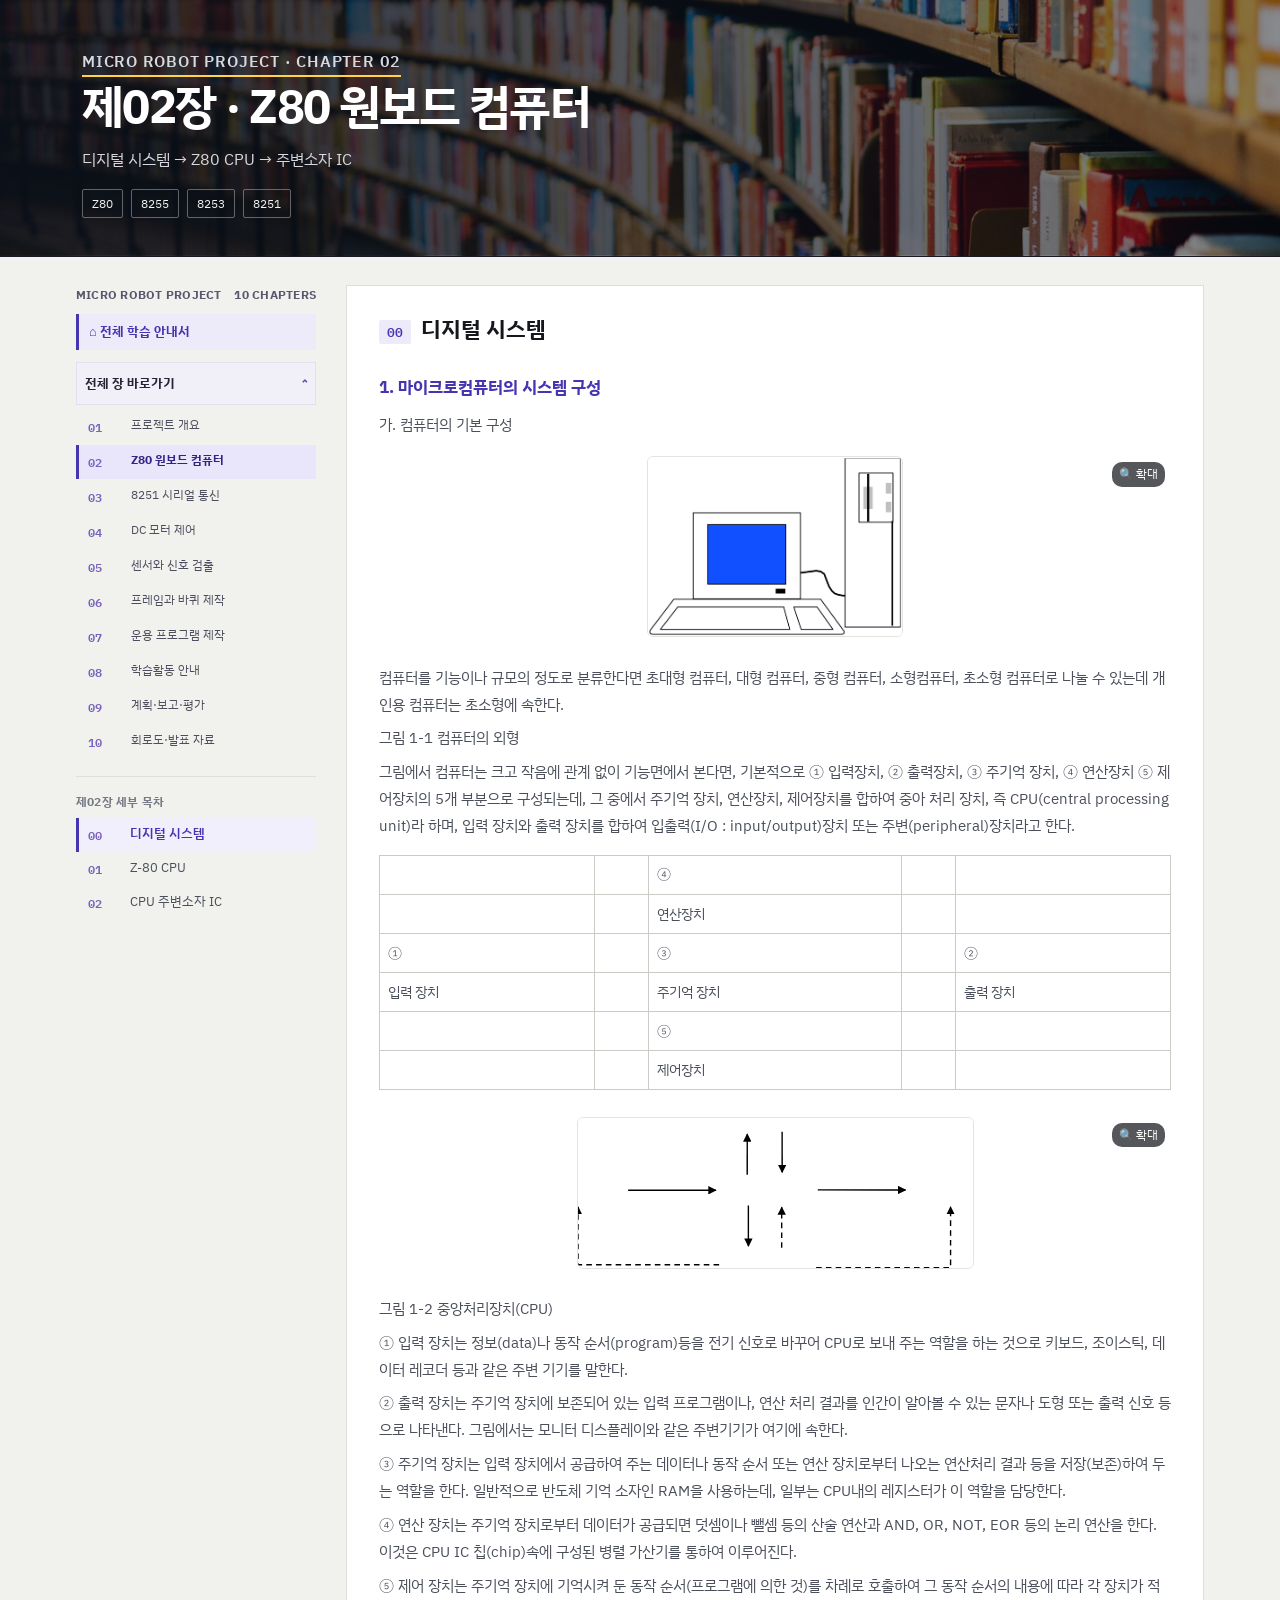
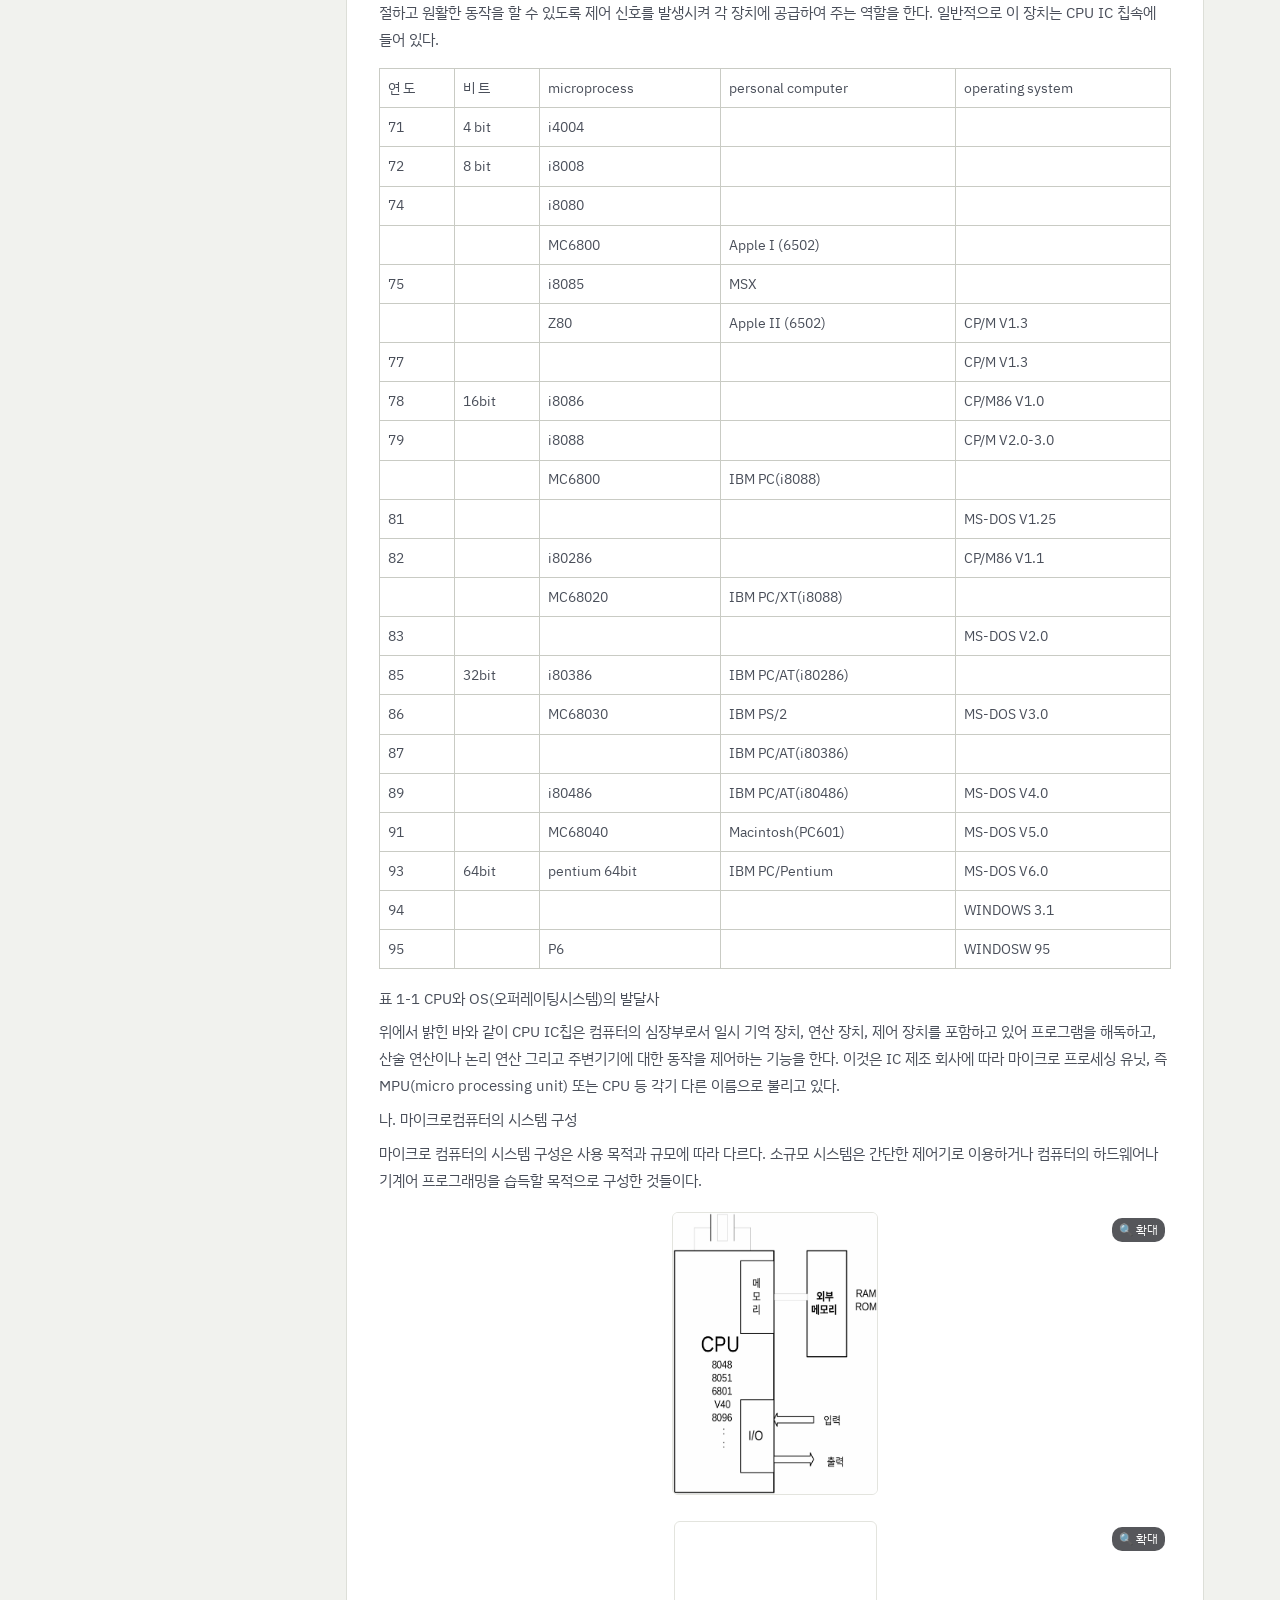
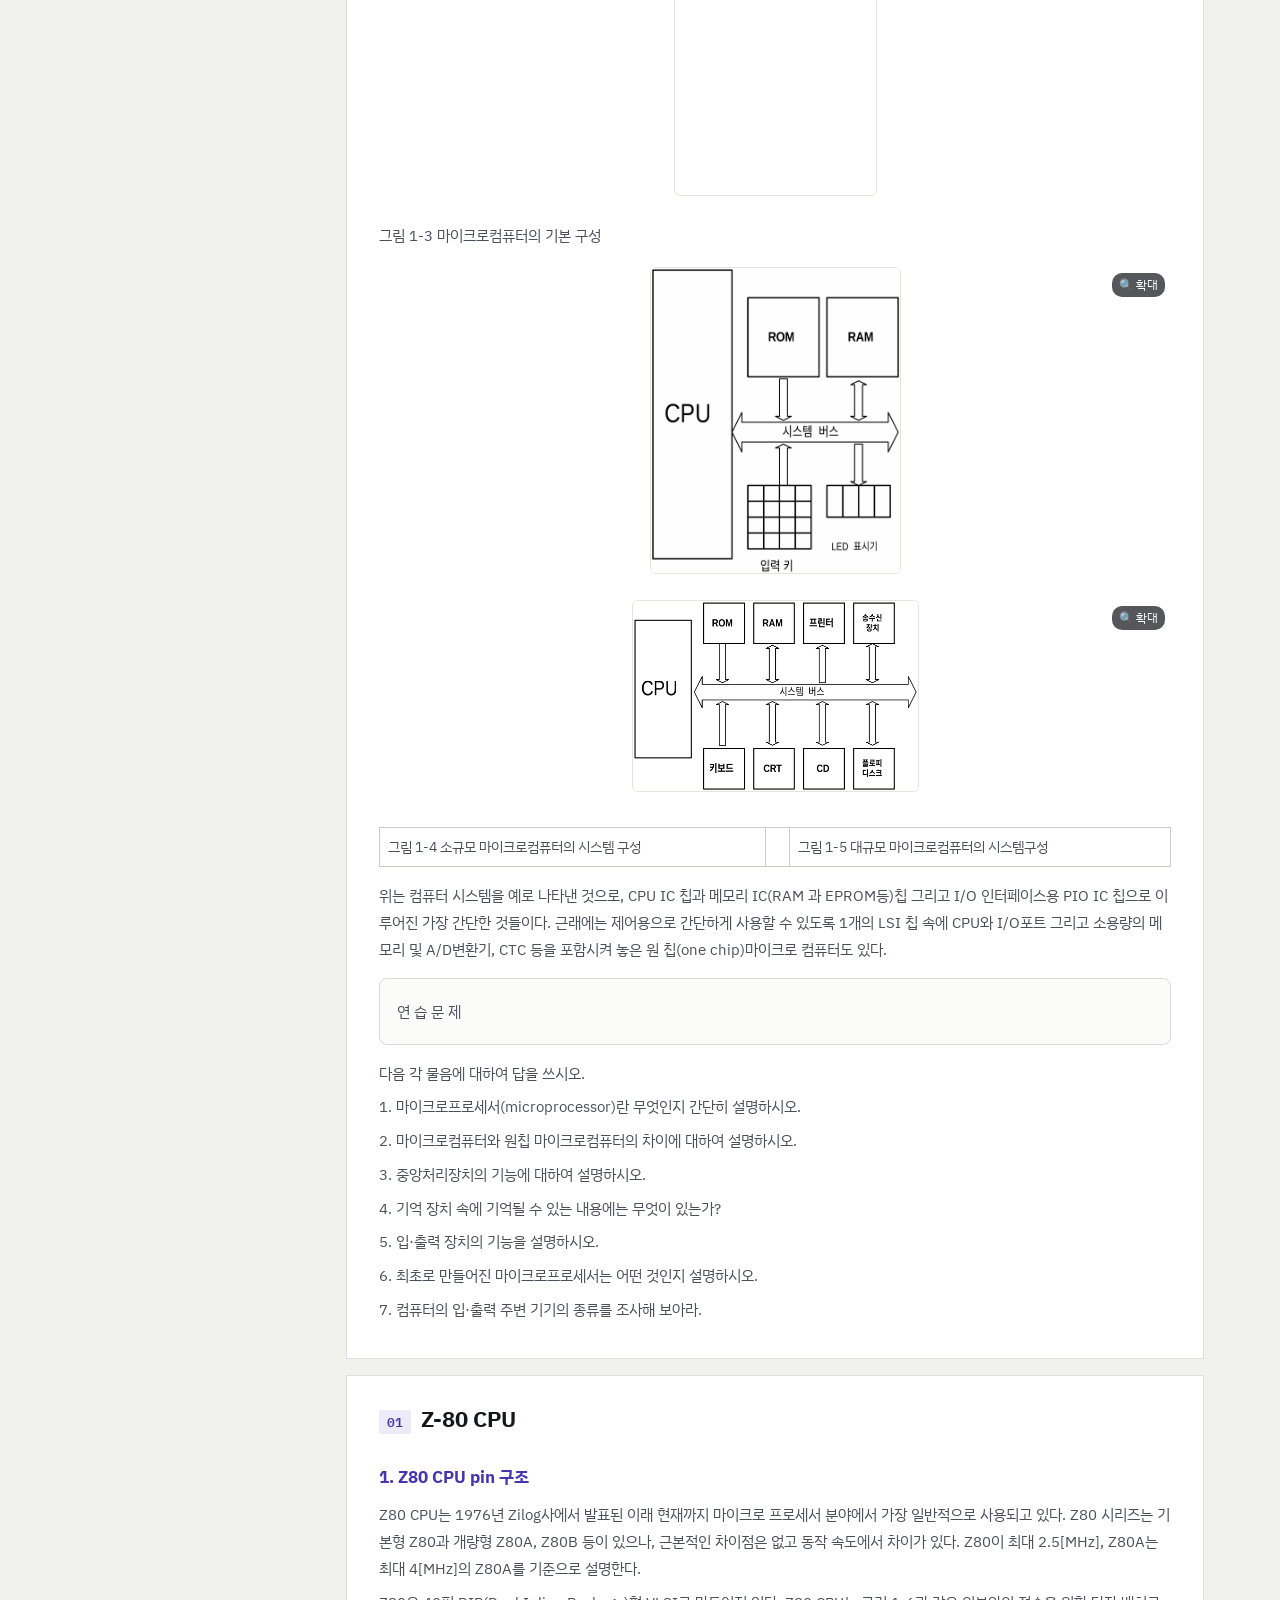
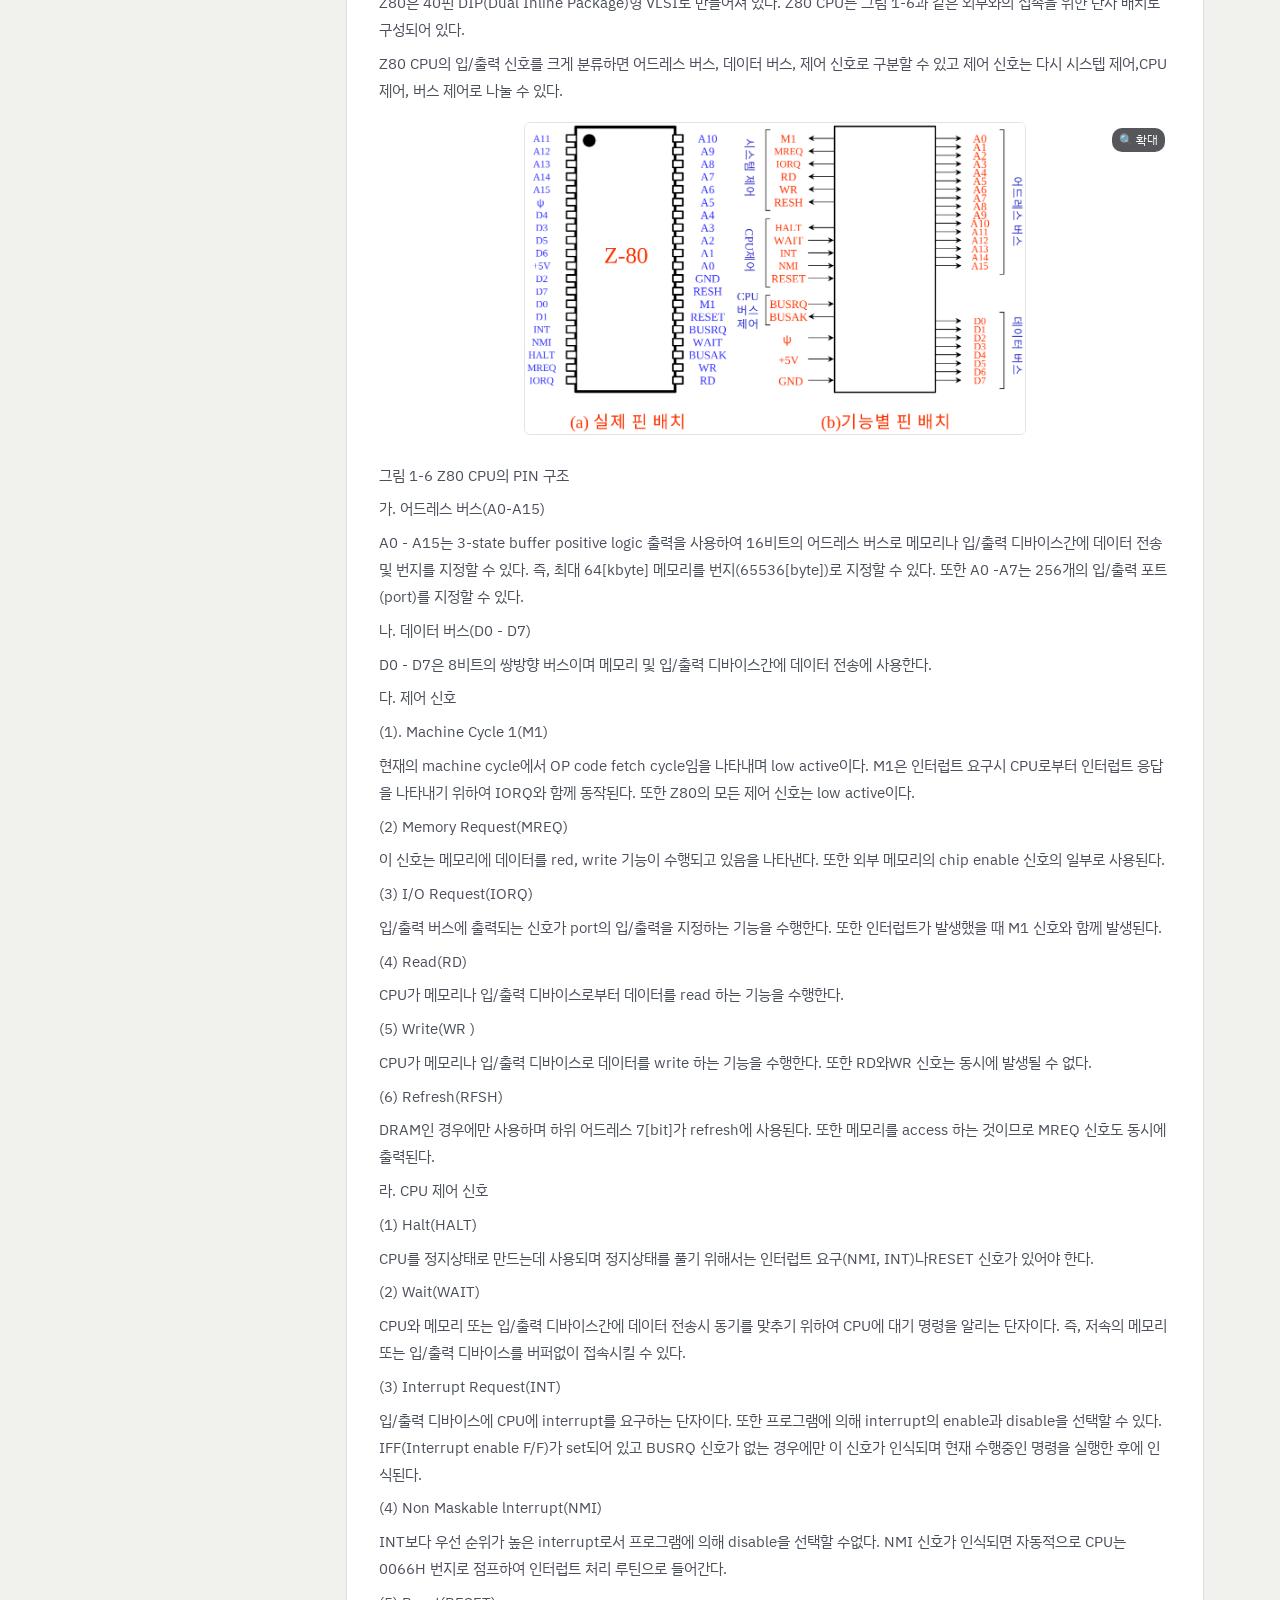
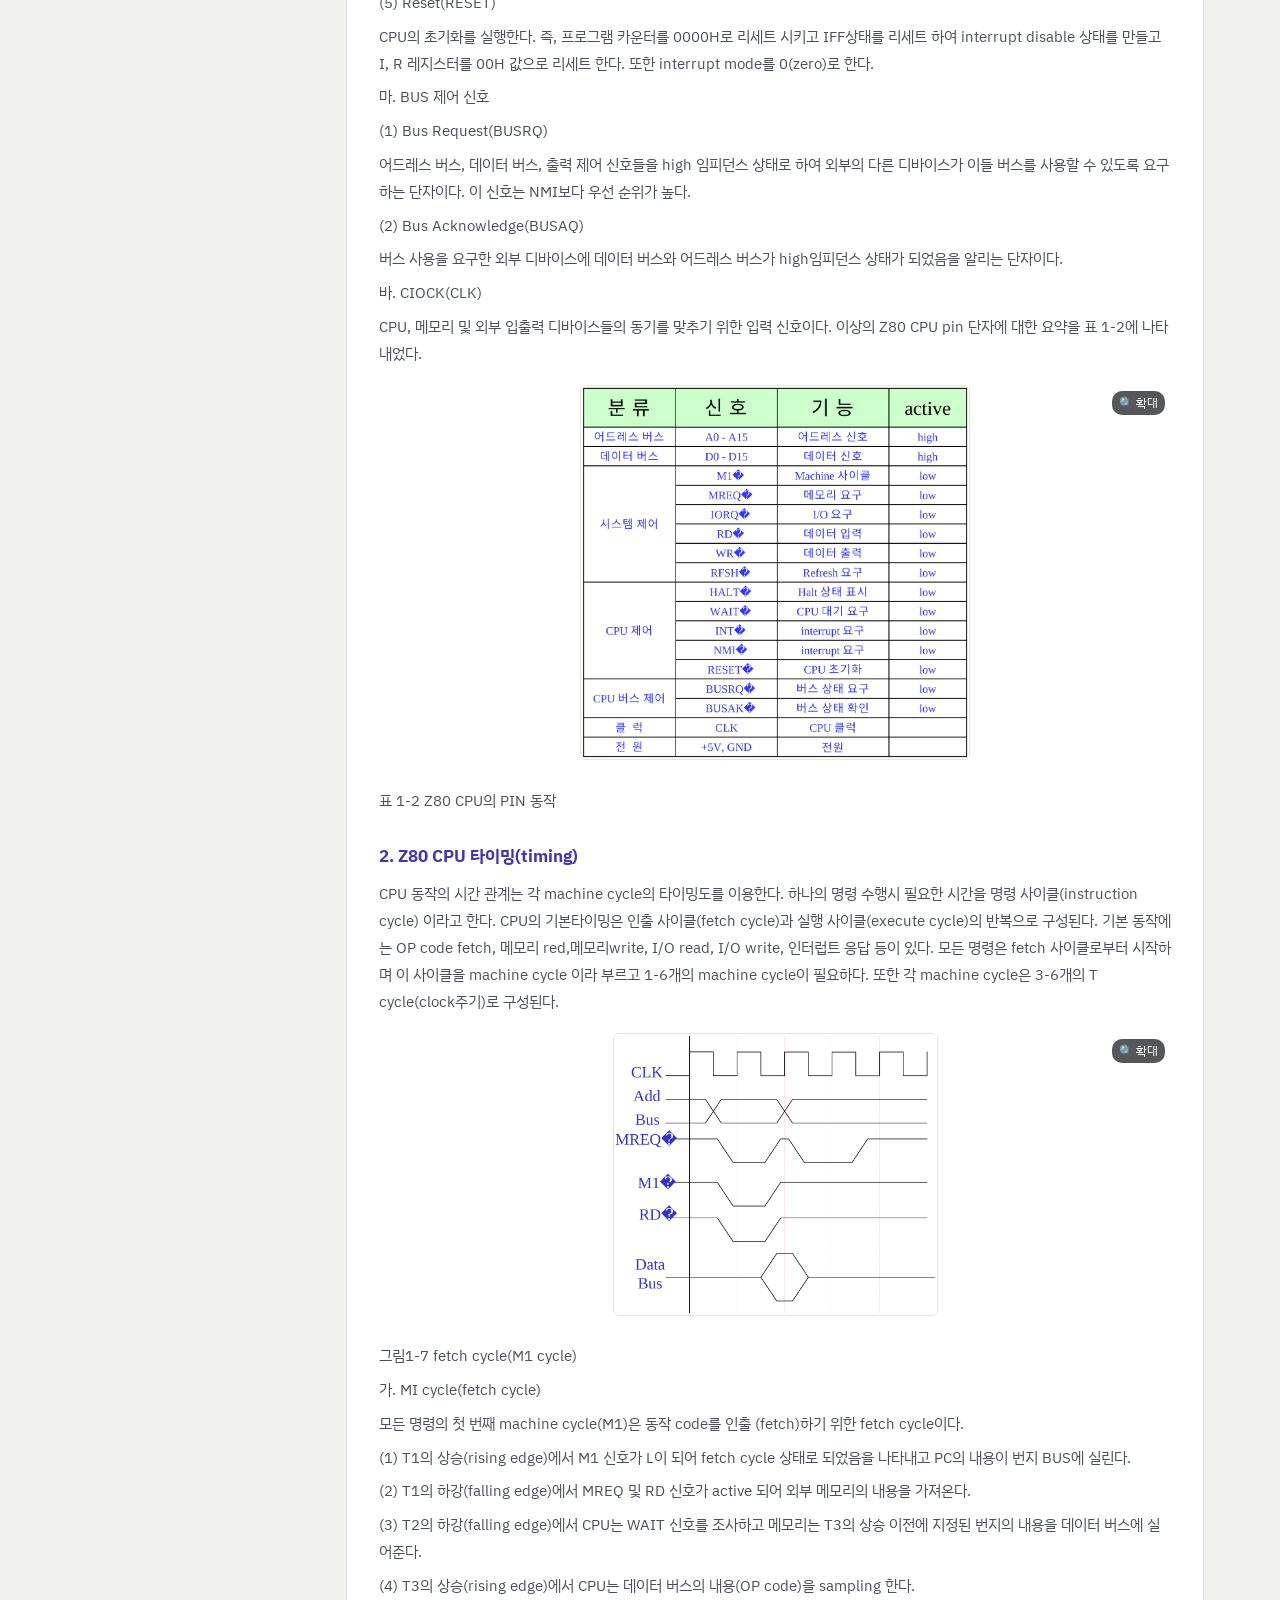
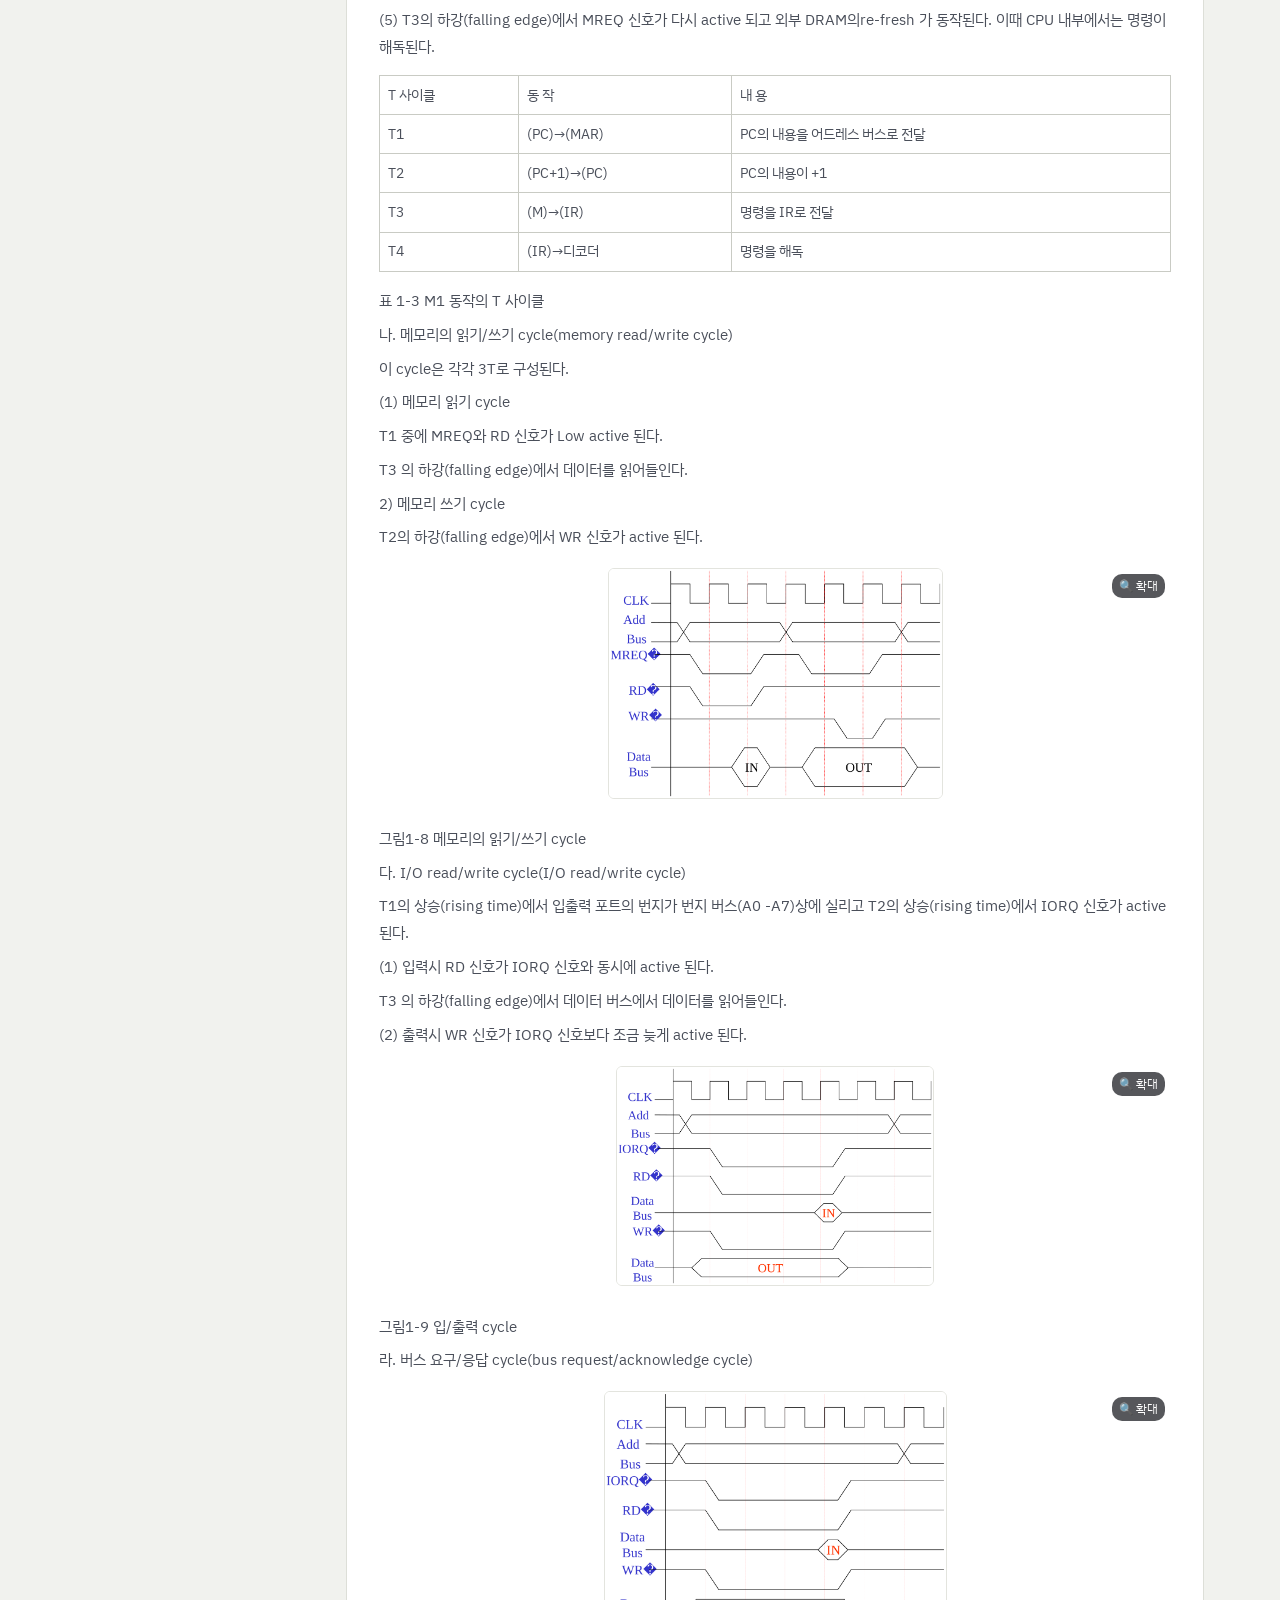
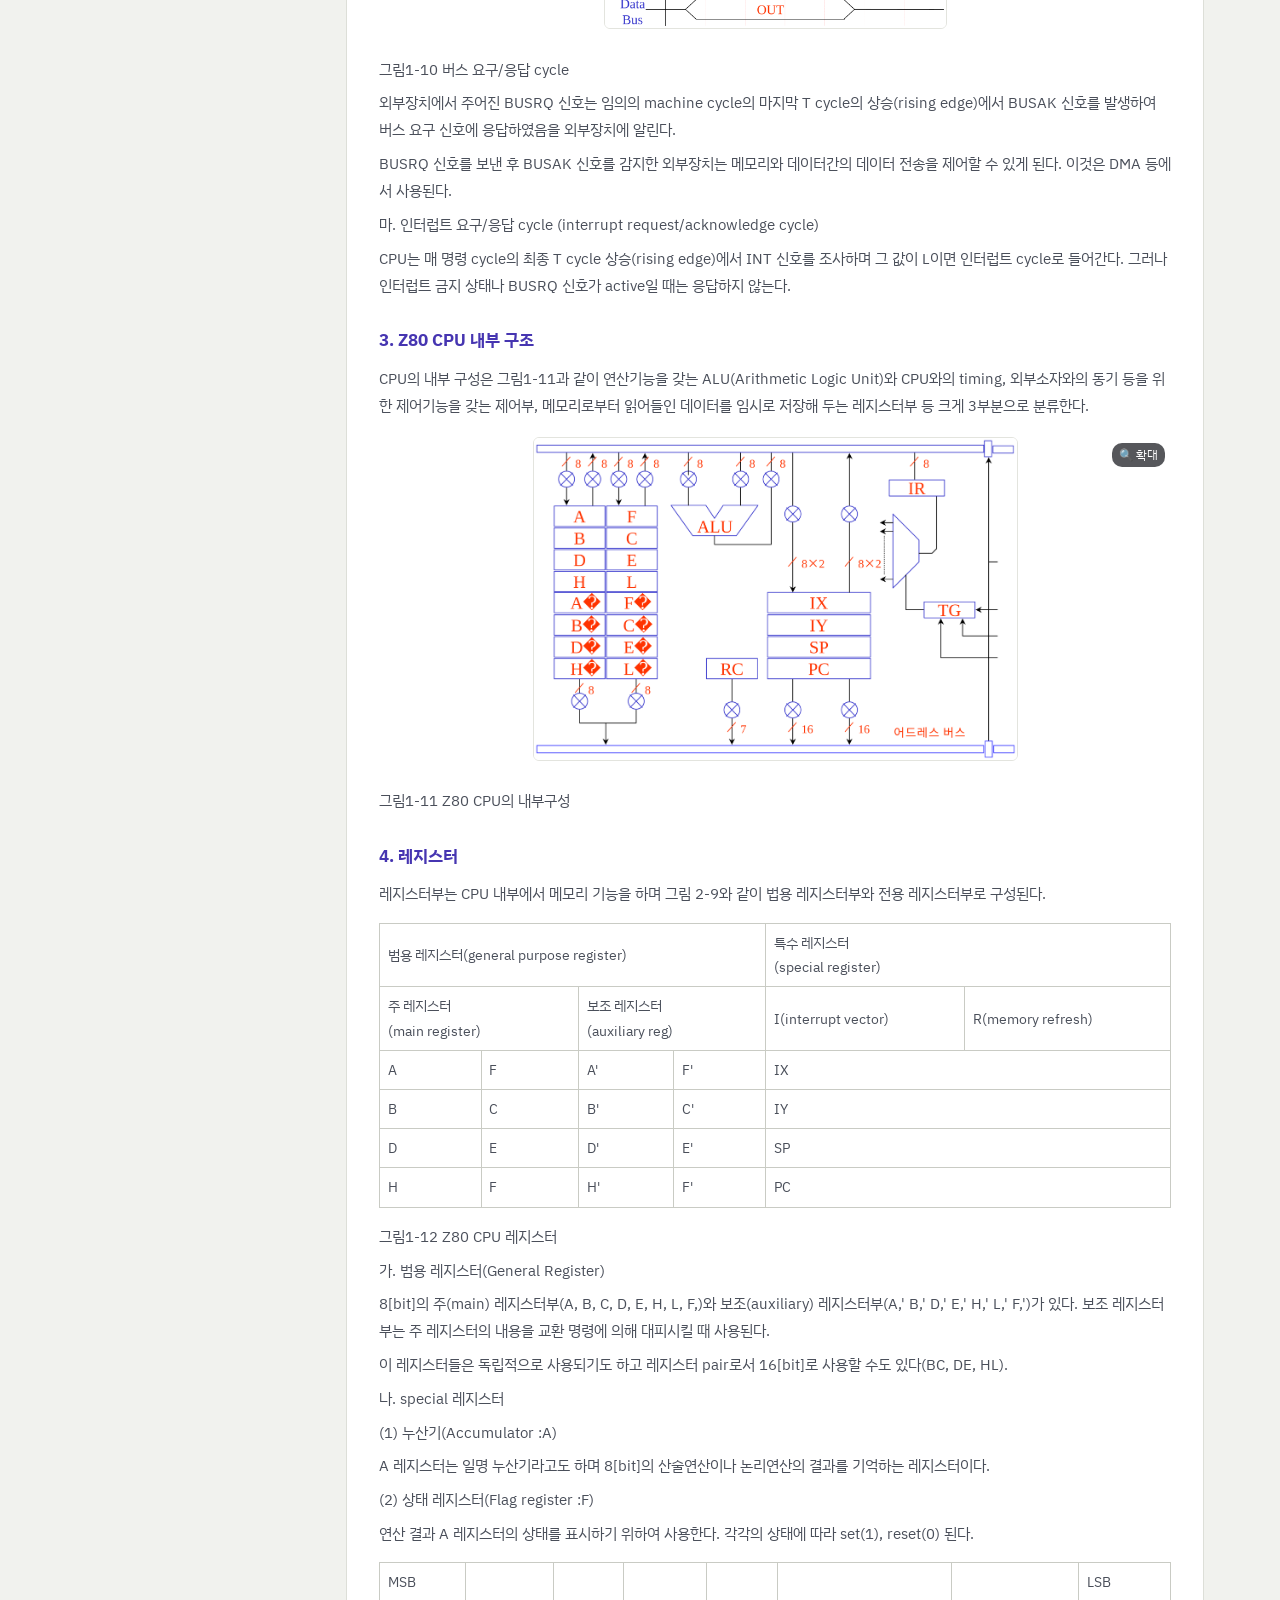
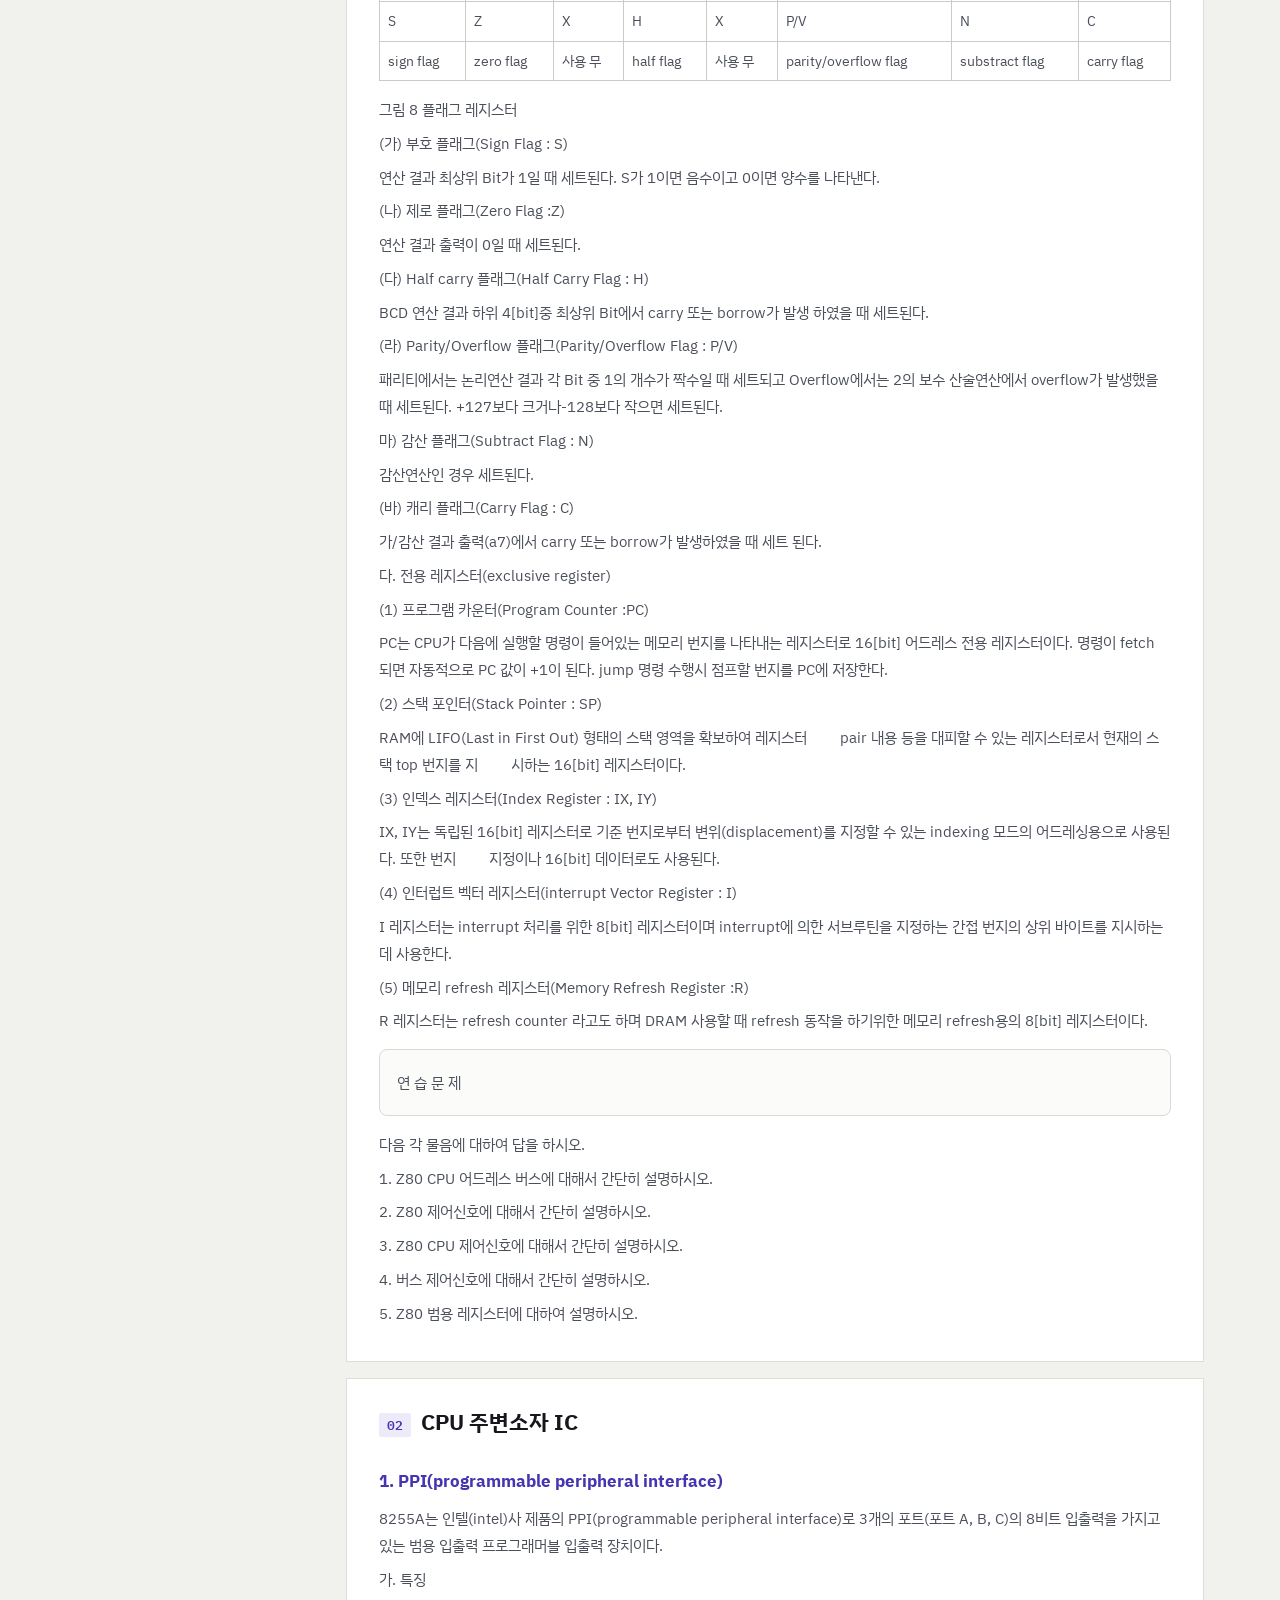
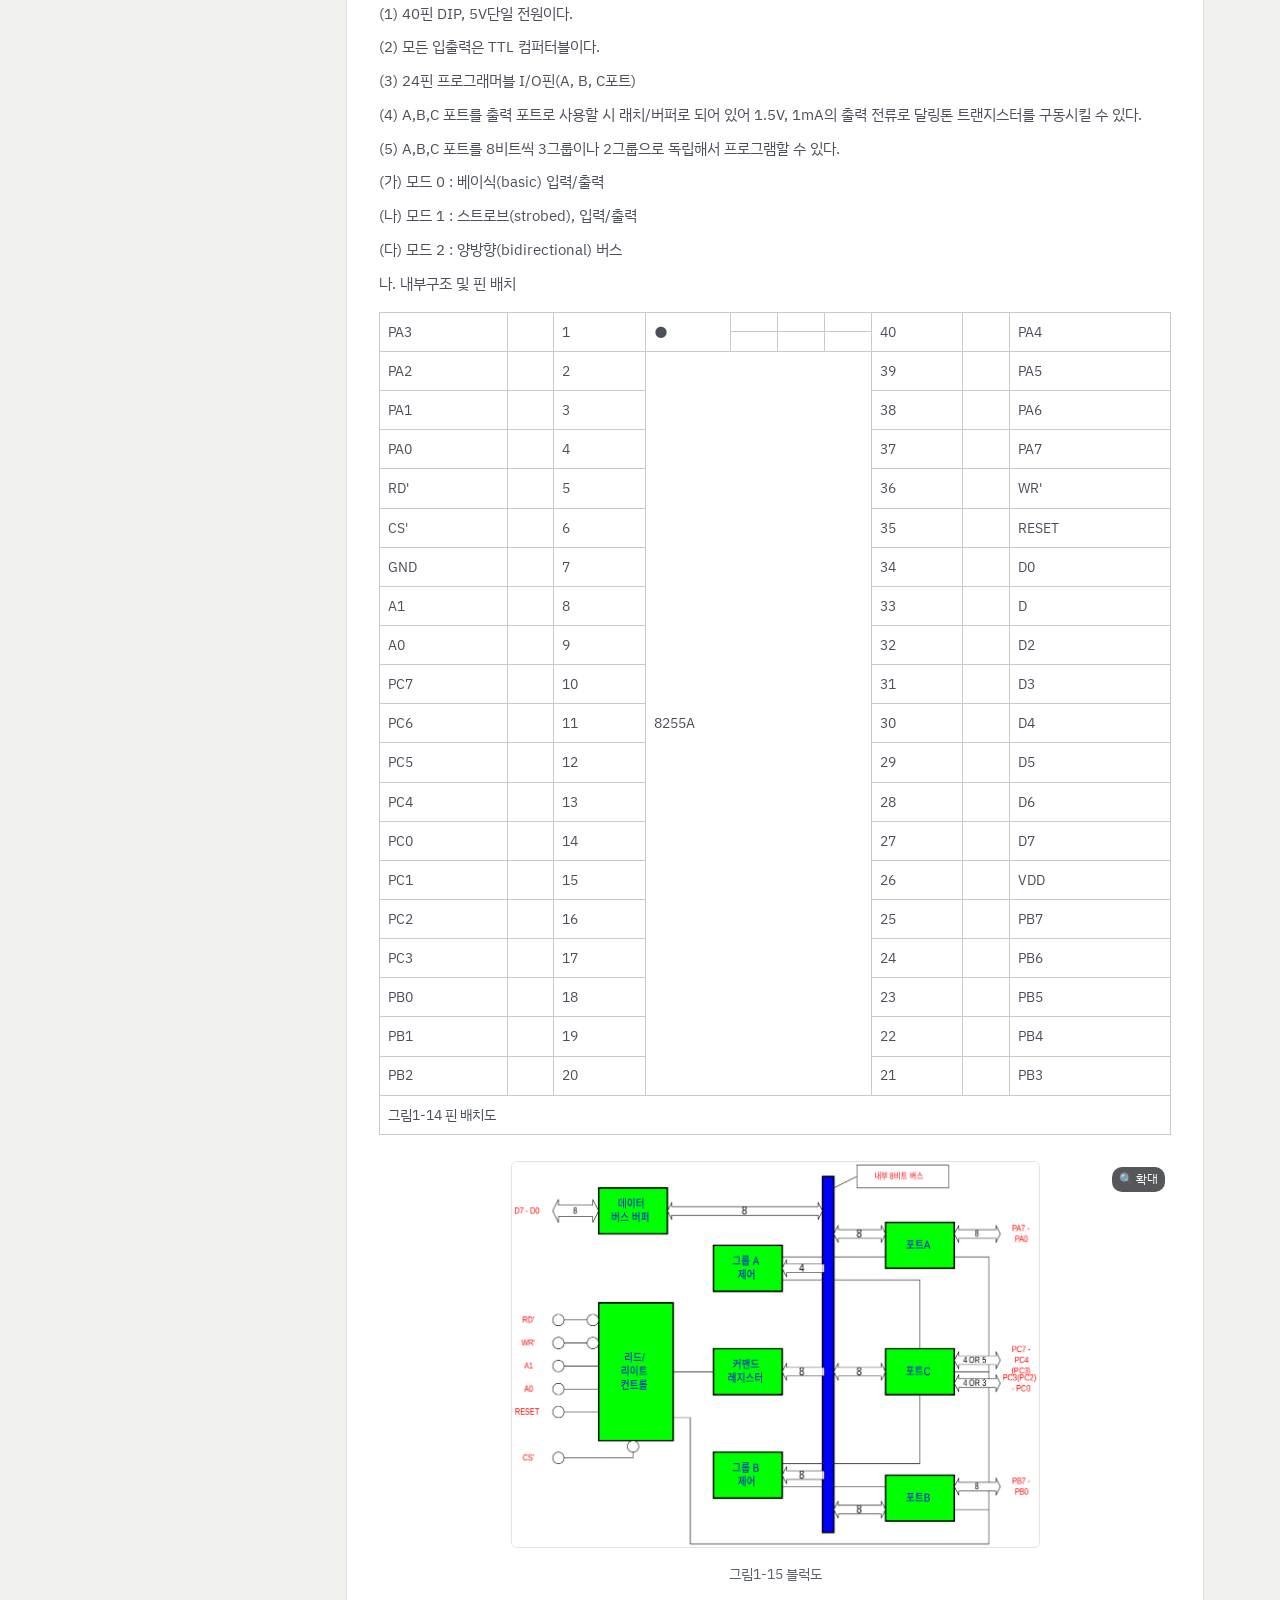
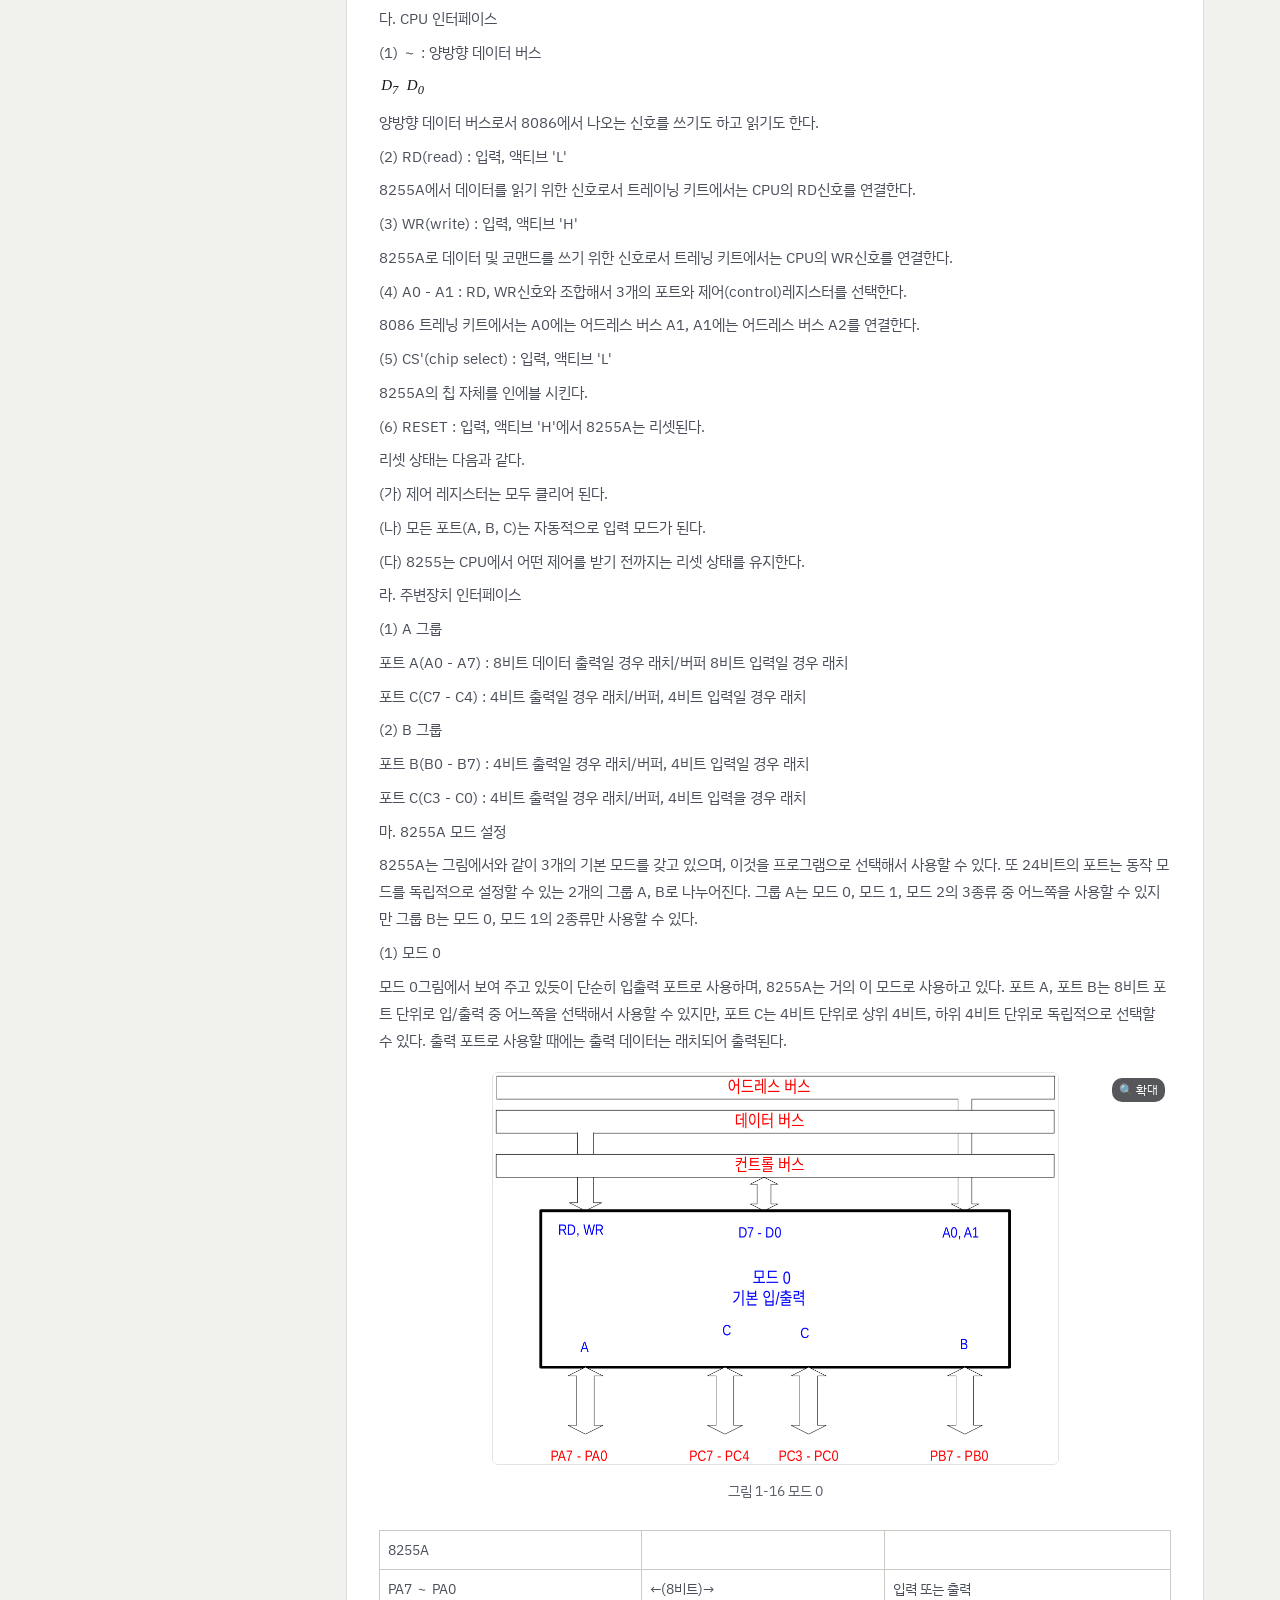
<file: ch02_z80_one_board_computer_v01.html>
<!doctype html>
<html lang="ko"><head><meta charset="utf-8"><meta name="viewport" content="width=device-width,initial-scale=1">
<meta name="description" content="디지털 시스템 → Z80 CPU → 주변소자 IC"><title>제02장 · Z80 원보드 컴퓨터 · 라인 마이크로 로봇 제작하기</title>
<link rel="preconnect" href="https://fonts.googleapis.com"><link rel="preconnect" href="https://fonts.gstatic.com" crossorigin>
<link href="https://fonts.googleapis.com/css2?family=IBM+Plex+Sans+KR:wght@300;400;500;600;700&family=IBM+Plex+Mono:wght@400;500;600&display=swap" rel="stylesheet">
<link rel="icon" href="data:image/svg+xml,%3Csvg xmlns='http://www.w3.org/2000/svg' viewBox='0 0 32 32'%3E%3Crect width='32' height='32' rx='6' fill='%234635B1'/%3E%3Ctext x='16' y='22' font-size='14' text-anchor='middle' fill='%23FFD24A' font-family='monospace'%3EZ80%3C/text%3E%3C/svg%3E"><link rel="stylesheet" href="assets/site.css"></head><body data-chapter="ch02">
<button type="button" class="mobile-menu" id="mobile-menu" aria-controls="course-nav" aria-expanded="false">☰ 장·목차</button><div class="shade" id="shade"></div>
<header class="hero"><div class="hero-inner"><p class="kicker">MICRO ROBOT PROJECT · CHAPTER 02</p><h1>제02장 · Z80 원보드 컴퓨터</h1><p>디지털 시스템 → Z80 CPU → 주변소자 IC</p><div class="chips"><span class="chip">Z80</span><span class="chip">8255</span><span class="chip">8253</span><span class="chip">8251</span></div></div></header>
<div class="wrap"><nav class="toc" id="course-nav" aria-label="장과 절 탐색"></nav><main class="content" id="main-content"><section class="section" id="s00"><h2><span class="num">00</span>디지털 시스템</h2><h3>1. 마이크로컴퓨터의 시스템 구성</h3>
<p>가. 컴퓨터의 기본 구성</p>
<figure class="fig"><img src="assets/img/img_40a4d9d760.png" width="4526" height="3190" alt="본문 그림" loading="lazy" decoding="async" style="width:256px"></figure>
<p>컴퓨터를 기능이나 규모의 정도로 분류한다면 초대형 컴퓨터, 대형 컴퓨터, 중형 컴퓨터, 소형컴퓨터, 초소형 컴퓨터로 나눌 수 있는데 개인용 컴퓨터는 초소형에 속한다.</p>
<p>그림 1-1  컴퓨터의 외형</p>
<p>그림에서 컴퓨터는 크고 작음에 관계 없이 기능면에서 본다면, 기본적으로  ① 입력장치, ② 출력장치, ③ 주기억 장치, ④ 연산장치 ⑤ 제어장치의 5개 부분으로 구성되는데, 그 중에서 주기억 장치, 연산장치, 제어장치를 합하여 중아 처리 장치, 즉  CPU(central processing unit)라 하며, 입력 장치와 출력 장치를 합하여 입출력(I/O : input/output)장치 또는 주변(peripheral)장치라고 한다.</p>
<div class="table-wrap" tabindex="0"><table class="hwp"><tr><td></td><td></td><td><p>④</p></td><td></td><td></td></tr><tr><td></td><td></td><td><p>연산장치</p></td><td></td><td></td></tr><tr><td><p>①</p></td><td></td><td><p>③</p></td><td></td><td><p>②</p></td></tr><tr><td><p>입력 장치</p></td><td></td><td><p>주기억 장치</p></td><td></td><td><p>출력 장치</p></td></tr><tr><td></td><td></td><td><p>⑤</p></td><td></td><td></td></tr><tr><td></td><td></td><td><p>제어장치</p></td><td></td><td></td></tr></table></div>
<figure class="fig"><img src="assets/img/img_7d1bb4b27b.svg" width="422" height="160" alt="본문 그림" loading="lazy" decoding="async" style="width:397px"></figure>
<p>그림 1-2  중앙처리장치(CPU)</p>
<p>① 입력 장치는 정보(data)나 동작 순서(program)등을 전기 신호로 바꾸어 CPU로 보내 주는 역할을 하는 것으로 키보드, 조이스틱, 데이터 레코더 등과 같은 주변 기기를 말한다.</p>
<p>② 출력 장치는 주기억 장치에 보존되어 있는 입력 프로그램이나, 연산 처리 결과를 인간이 알아볼 수 있는 문자나 도형 또는 출력 신호 등으로 나타낸다. 그림에서는 모니터 디스플레이와 같은 주변기기가 여기에 속한다.</p>
<p>③ 주기억 장치는 입력 장치에서 공급하여 주는 데이터나 동작 순서 또는 연산 장치로부터 나오는 연산처리 결과 등을 저장(보존)하여 두는 역할을 한다. 일반적으로 반도체 기억 소자인 RAM을 사용하는데, 일부는 CPU내의 레지스터가 이 역할을 담당한다.</p>
<p>④ 연산 장치는 주기억 장치로부터 데이터가 공급되면 덧셈이나 뺄셈 등의 산술 연산과 AND, OR, NOT, EOR 등의 논리 연산을 한다. 이것은 CPU IC 칩(chip)속에 구성된 병렬 가산기를 통하여 이루어진다.</p>
<p>⑤ 제어 장치는 주기억 장치에 기억시켜 둔 동작 순서(프로그램에 의한 것)를 차례로 호출하여 그 동작 순서의 내용에 따라 각 장치가 적절하고 원활한 동작을 할 수 있도록 제어 신호를 발생시켜 각 장치에 공급하여 주는 역할을 한다. 일반적으로 이 장치는 CPU IC 칩속에 들어 있다.</p>
<div class="table-wrap" tabindex="0"><table class="hwp"><tr><td><p>연 도</p></td><td><p>비 트</p></td><td><p>microprocess</p></td><td><p>personal computer</p></td><td><p>operating system</p></td></tr><tr><td><p>71</p></td><td><p>4 bit</p></td><td><p>i4004</p></td><td></td><td></td></tr><tr><td><p>72</p></td><td><p>8 bit</p></td><td><p>i8008</p></td><td></td><td></td></tr><tr><td><p>74</p></td><td></td><td><p>i8080</p></td><td></td><td></td></tr><tr><td></td><td></td><td><p>MC6800</p></td><td><p>Apple I (6502)</p></td><td></td></tr><tr><td><p>75</p></td><td></td><td><p>i8085</p></td><td><p>MSX</p></td><td></td></tr><tr><td></td><td></td><td><p>Z80</p></td><td><p>Apple II (6502)</p></td><td><p>CP/M V1.3</p></td></tr><tr><td><p>77</p></td><td></td><td></td><td></td><td><p>CP/M V1.3</p></td></tr><tr><td><p>78</p></td><td><p>16bit</p></td><td><p>i8086</p></td><td></td><td><p>CP/M86 V1.0</p></td></tr><tr><td><p>79</p></td><td></td><td><p>i8088</p></td><td></td><td><p>CP/M V2.0-3.0</p></td></tr><tr><td></td><td></td><td><p>MC6800</p></td><td><p>IBM PC(i8088)</p></td><td></td></tr><tr><td><p>81</p></td><td></td><td></td><td></td><td><p>MS-DOS V1.25</p></td></tr><tr><td><p>82</p></td><td></td><td><p>i80286</p></td><td></td><td><p>CP/M86 V1.1</p></td></tr><tr><td></td><td></td><td><p>MC68020</p></td><td><p>IBM PC/XT(i8088)</p></td><td></td></tr><tr><td><p>83</p></td><td></td><td></td><td></td><td><p>MS-DOS V2.0</p></td></tr><tr><td><p>85</p></td><td><p>32bit</p></td><td><p>i80386</p></td><td><p>IBM PC/AT(i80286)</p></td><td></td></tr><tr><td><p>86</p></td><td></td><td><p>MC68030</p></td><td><p>IBM PS/2</p></td><td><p>MS-DOS V3.0</p></td></tr><tr><td><p>87</p></td><td></td><td></td><td><p>IBM PC/AT(i80386)</p></td><td></td></tr><tr><td><p>89</p></td><td></td><td><p>i80486</p></td><td><p>IBM PC/AT(i80486)</p></td><td><p>MS-DOS V4.0</p></td></tr><tr><td><p>91</p></td><td></td><td><p>MC68040</p></td><td><p>Macintosh(PC601)</p></td><td><p>MS-DOS V5.0</p></td></tr><tr><td><p>93</p></td><td><p>64bit</p></td><td><p>pentium 64bit</p></td><td><p>IBM PC/Pentium</p></td><td><p>MS-DOS V6.0</p></td></tr><tr><td><p>94</p></td><td></td><td></td><td></td><td><p>WINDOWS 3.1</p></td></tr><tr><td><p>95</p></td><td></td><td><p>P6</p></td><td></td><td><p>WINDOSW 95</p></td></tr></table></div>
<p>표 1-1  CPU와 OS(오퍼레이팅시스템)의 발달사</p>
<p>위에서 밝힌 바와 같이 CPU IC칩은 컴퓨터의 심장부로서 일시 기억 장치, 연산 장치,  제어 장치를 포함하고 있어 프로그램을 해독하고, 산술 연산이나 논리 연산 그리고 주변기기에 대한 동작을 제어하는 기능을 한다. 이것은 IC 제조 회사에 따라 마이크로 프로세싱 유닛, 즉 MPU(micro processing unit) 또는 CPU 등 각기 다른 이름으로 불리고 있다.</p>
<p>나. 마이크로컴퓨터의 시스템 구성</p>
<p>마이크로 컴퓨터의 시스템 구성은 사용 목적과 규모에 따라 다르다. 소규모 시스템은 간단한 제어기로 이용하거나 컴퓨터의 하드웨어나 기계어 프로그래밍을 습득할 목적으로 구성한 것들이다.</p>
<figure class="fig"><img src="assets/img/img_f54eb7e3e7.png" width="4262" height="5870" alt="본문 그림" loading="lazy" decoding="async" style="width:206px"></figure>
<figure class="fig"><img src="assets/img/img_4b15ec068f.png" width="4264" height="5782" alt="본문 그림" loading="lazy" decoding="async" style="width:203px"></figure>
<p>그림 1-3  마이크로컴퓨터의 기본 구성</p>
<figure class="fig"><img src="assets/img/img_a7a544cbd4.png" width="4446" height="5440" alt="본문 그림" loading="lazy" decoding="async" style="width:251px"></figure>
<figure class="fig"><img src="assets/img/img_0393724916.png" width="4482" height="2986" alt="본문 그림" loading="lazy" decoding="async" style="width:287px"></figure>
<div class="table-wrap" tabindex="0"><table class="hwp"><tr><td><p>그림 1-4 소규모 마이크로컴퓨터의 시스템 구성</p></td><td></td><td><p>그림 1-5 대규모 마이크로컴퓨터의 시스템구성</p></td></tr></table></div>
<p>위는 컴퓨터 시스템을 예로 나타낸 것으로, CPU IC 칩과 메모리 IC(RAM 과 EPROM등)칩 그리고 I/O 인터페이스용  PIO IC 칩으로 이루어진 가장 간단한 것들이다. 근래에는 제어용으로 간단하게 사용할 수 있도록 1개의 LSI 칩 속에 CPU와 I/O포트 그리고 소용량의 메모리 및 A/D변환기, CTC 등을 포함시켜 놓은 원 칩(one chip)마이크로 컴퓨터도 있다.</p>
<div class="frame"><p>연 습 문 제</p></div>
<p>다음 각 물음에 대하여 답을 쓰시오.</p>
<p>1. 마이크로프로세서(microprocessor)란 무엇인지 간단히 설명하시오.</p>
<p>2. 마이크로컴퓨터와 원칩 마이크로컴퓨터의 차이에 대하여 설명하시오.</p>
<p>3. 중앙처리장치의 기능에 대하여 설명하시오.</p>
<p>4. 기억 장치 속에 기억될 수 있는 내용에는 무엇이 있는가?</p>
<p>5. 입·출력 장치의 기능을 설명하시오.</p>
<p>6. 최초로 만들어진 마이크로프로세서는 어떤 것인지 설명하시오.</p>
<p>7. 컴퓨터의 입·출력 주변 기기의 종류를 조사해 보아라.</p></section><section class="section" id="s01"><h2><span class="num">01</span>Z-80 CPU</h2><h3>1. Z80 CPU pin 구조</h3>
<p>Z80 CPU는 1976년 Zilog사에서 발표된 이래 현재까지 마이크로 프로세서 분야에서 가장 일반적으로 사용되고 있다. Z80 시리즈는 기본형 Z80과 개량형 Z80A, Z80B 등이 있으나, 근본적인 차이점은 없고 동작 속도에서 차이가 있다. Z80이 최대 2.5[MHz], Z80A는 최대 4[MHz]의 Z80A를 기준으로 설명한다.</p>
<p>Z80은 40핀 DIP(Dual Inline Package)형 VLSI로 만들어져 있다. Z80 CPU는 그림 1-6과 같은 외부와의 접속을 위한 단자 배치로 구성되어 있다.</p>
<p>Z80 CPU의 입/출력 신호를 크게 분류하면 어드레스 버스, 데이터 버스, 제어 신호로 구분할 수 있고 제어 신호는 다시 시스텝 제어,CPU 제어, 버스 제어로 나눌 수 있다.</p>
<figure class="fig"><img src="assets/img/img_e1664e8ead.png" width="4434" height="2764" alt="본문 그림" loading="lazy" decoding="async" style="width:502px"></figure>
<p>그림 1-6  Z80 CPU의 PIN 구조</p>
<p>가. 어드레스 버스(A0-A15)</p>
<p>A0 - A15는 3-state buffer positive logic 출력을 사용하여 16비트의 어드레스 버스로 메모리나 입/출력 디바이스간에 데이터 전송 및 번지를 지정할 수 있다. 즉, 최대 64[kbyte] 메모리를 번지(65536[byte])로 지정할 수 있다. 또한 A0 -A7는 256개의 입/출력 포트(port)를 지정할 수 있다.</p>
<p>나. 데이터 버스(D0 - D7)</p>
<p>D0 - D7은 8비트의 쌍방향 버스이며 메모리 및 입/출력 디바이스간에 데이터 전송에 사용한다.</p>
<p>다. 제어 신호</p>
<p>(1). Machine Cycle 1(M1)</p>
<p>현재의 machine cycle에서 OP code fetch cycle임을 나타내며 low active이다. M1은 인터럽트 요구시 CPU로부터 인터럽트 응답을 나타내기 위하여 IORQ와 함께 동작된다. 또한 Z80의 모든 제어 신호는 low active이다.</p>
<p>(2) Memory Request(MREQ)</p>
<p>이 신호는 메모리에 데이터를 red, write 기능이 수행되고 있음을 나타낸다. 또한 외부 메모리의 chip enable 신호의 일부로 사용된다.</p>
<p>(3) I/O Request(IORQ)</p>
<p>입/출력 버스에 출력되는 신호가 port의 입/출력을 지정하는 기능을 수행한다. 또한 인터럽트가 발생했을 때 M1 신호와 함께 발생된다.</p>
<p>(4) Read(RD)</p>
<p>CPU가 메모리나 입/출력 디바이스로부터 데이터를 read 하는 기능을 수행한다.</p>
<p>(5) Write(WR )</p>
<p>CPU가 메모리나 입/출력 디바이스로 데이터를 write 하는 기능을 수행한다. 또한 RD와WR 신호는 동시에 발생될 수 없다.</p>
<p>(6) Refresh(RFSH)</p>
<p>DRAM인 경우에만 사용하며 하위 어드레스 7[bit]가 refresh에 사용된다. 또한 메모리를 access 하는 것이므로 MREQ 신호도 동시에 출력된다.</p>
<p>라. CPU 제어 신호</p>
<p>(1) Halt(HALT)</p>
<p>CPU를 정지상태로 만드는데 사용되며 정지상태를 풀기 위해서는 인터럽트 요구(NMI, INT)나RESET 신호가 있어야 한다.</p>
<p>(2) Wait(WAIT)</p>
<p>CPU와 메모리 또는 입/출력 디바이스간에 데이터 전송시 동기를 맞추기 위하여 CPU에 대기 명령을 알리는 단자이다. 즉, 저속의 메모리 또는 입/출력 디바이스를 버퍼없이 접속시킬 수 있다.</p>
<p>(3) Interrupt Request(INT)</p>
<p>입/출력 디바이스에 CPU에 interrupt를 요구하는 단자이다. 또한 프로그램에 의해 interrupt의 enable과 disable을 선택할 수 있다. IFF(Interrupt enable F/F)가 set되어 있고 BUSRQ 신호가 없는 경우에만 이 신호가 인식되며 현재 수행중인 명령을 실행한 후에 인식된다.</p>
<p>(4) Non Maskable lnterrupt(NMI)</p>
<p>INT보다 우선 순위가 높은 interrupt로서 프로그램에 의해 disable을 선택할 수없다. NMI 신호가 인식되면 자동적으로 CPU는 0066H 번지로 점프하여 인터럽트 처리 루틴으로 들어간다.</p>
<p>(5) Reset(RESET)</p>
<p>CPU의 초기화를 실행한다. 즉, 프로그램 카운터를 0000H로 리세트 시키고 IFF상태를 리세트 하여 interrupt disable 상태를 만들고 I, R 레지스터를 00H 값으로 리세트 한다. 또한 interrupt mode를 0(zero)로 한다.</p>
<p>마. BUS 제어 신호</p>
<p>(1) Bus Request(BUSRQ)</p>
<p>어드레스 버스, 데이터 버스, 출력 제어 신호들을 high 임피던스 상태로 하여 외부의 다른 디바이스가 이들 버스를 사용할 수 있도록 요구하는 단자이다. 이 신호는 NMI보다 우선 순위가 높다.</p>
<p>(2) Bus Acknowledge(BUSAQ)</p>
<p>버스 사용을 요구한 외부 디바이스에 데이터 버스와 어드레스 버스가 high임피던스 상태가 되었음을 알리는 단자이다.</p>
<p>바. CIOCK(CLK)</p>
<p>CPU, 메모리 및 외부 입출력 디바이스들의 동기를 맞추기 위한 입력 신호이다. 이상의 Z80 CPU pin 단자에 대한 요약을 표 1-2에 나타내었다.</p>
<figure class="fig"><img src="assets/img/img_4791a964fc.png" width="4532" height="4362" alt="본문 그림" loading="lazy" decoding="async" style="width:390px"></figure>
<p>표 1-2 Z80 CPU의 PIN 동작</p>
<h3>2. Z80 CPU 타이밍(timing)</h3>
<p>CPU 동작의 시간 관계는 각 machine cycle의 타이밍도를 이용한다. 하나의 명령 수행시 필요한 시간을 명령 사이클(instruction cycle) 이라고 한다. CPU의 기본타이밍은 인출 사이클(fetch cycle)과 실행 사이클(execute cycle)의 반복으로 구성된다. 기본 동작에는 OP code fetch, 메모리 red,메모리write, I/O read, I/O write, 인터럽트 응답 등이 있다. 모든 명령은 fetch 사이클로부터 시작하며 이 사이클을 machine cycle 이라 부르고 1-6개의 machine cycle이 필요하다. 또한 각 machine cycle은 3-6개의 T cycle(clock주기)로 구성된다.</p>
<figure class="fig"><img src="assets/img/img_09905eb4d8.png" width="4458" height="3880" alt="본문 그림" loading="lazy" decoding="async" style="width:325px"></figure>
<p>그림1-7 fetch cycle(M1 cycle)</p>
<p>가. MI cycle(fetch cycle)</p>
<p>모든 명령의 첫 번째 machine cycle(M1)은 동작 code를 인출 (fetch)하기 위한 fetch cycle이다.</p>
<p>(1) T1의 상승(rising edge)에서 M1 신호가 L이 되어 fetch cycle 상태로 되었음을 나타내고 PC의 내용이 번지 BUS에 실린다.</p>
<p>(2) T1의 하강(falling edge)에서 MREQ 및 RD 신호가 active 되어 외부 메모리의 내용을 가져온다.</p>
<p>(3) T2의 하강(falling edge)에서 CPU는 WAIT 신호를 조사하고 메모리는 T3의 상승 이전에 지정된 번지의 내용을 데이터 버스에 실어준다.</p>
<p>(4) T3의 상승(rising edge)에서 CPU는 데이터 버스의 내용(OP code)을 sampling 한다.</p>
<p>(5) T3의 하강(falling edge)에서 MREQ 신호가 다시 active 되고 외부 DRAM의re-fresh 가 동작된다. 이때 CPU 내부에서는 명령이 해독된다.</p>
<div class="table-wrap" tabindex="0"><table class="hwp"><tr><td><p>T 사이클</p></td><td><p>동 작</p></td><td><p>내 용</p></td></tr><tr><td><p>T1</p></td><td><p>(PC)→(MAR)</p></td><td><p>PC의 내용을 어드레스 버스로 전달</p></td></tr><tr><td><p>T2</p></td><td><p>(PC+1)→(PC)</p></td><td><p>PC의 내용이 +1</p></td></tr><tr><td><p>T3</p></td><td><p>(M)→(IR)</p></td><td><p>명령을 IR로 전달</p></td></tr><tr><td><p>T4</p></td><td><p>(IR)→디코더</p></td><td><p>명령을 해독</p></td></tr></table></div>
<p>표 1-3 M1 동작의 T 사이클</p>
<p>나. 메모리의 읽기/쓰기 cycle(memory read/write cycle)</p>
<p>이 cycle은 각각 3T로 구성된다.</p>
<p>(1) 메모리 읽기 cycle</p>
<p>T1 중에 MREQ와 RD 신호가 Low active 된다.</p>
<p>T3 의 하강(falling edge)에서 데이터를 읽어들인다.</p>
<p>2) 메모리 쓰기 cycle</p>
<p>T2의 하강(falling edge)에서 WR 신호가 active 된다.</p>
<figure class="fig"><img src="assets/img/img_859851d130.png" width="4476" height="3070" alt="본문 그림" loading="lazy" decoding="async" style="width:335px"></figure>
<p>그림1-8 메모리의 읽기/쓰기 cycle</p>
<p>다. I/O read/write cycle(I/O read/write cycle)</p>
<p>T1의 상승(rising time)에서 입출력 포트의 번지가 번지 버스(A0 -A7)상에 실리고 T2의 상승(rising time)에서 IORQ 신호가 active 된다.</p>
<p>(1) 입력시 RD 신호가 IORQ 신호와 동시에 active 된다.</p>
<p>T3 의 하강(falling edge)에서 데이터 버스에서 데이터를 읽어들인다.</p>
<p>(2) 출력시 WR 신호가 IORQ 신호보다 조금 늦게 active 된다.</p>
<figure class="fig"><img src="assets/img/img_d96732f8ec.png" width="4474" height="3096" alt="본문 그림" loading="lazy" decoding="async" style="width:318px"></figure>
<p>그림1-9 입/출력 cycle</p>
<p>라. 버스 요구/응답 cycle(bus request/acknowledge cycle)</p>
<figure class="fig"><img src="assets/img/img_a501185062.png" width="4474" height="3096" alt="본문 그림" loading="lazy" decoding="async" style="width:343px"></figure>
<p>그림1-10 버스 요구/응답 cycle</p>
<p>외부장치에서 주어진 BUSRQ 신호는 임의의 machine cycle의 마지막 T cycle의 상승(rising edge)에서 BUSAK 신호를 발생하여 버스 요구 신호에 응답하였음을 외부장치에 알린다.</p>
<p>BUSRQ 신호를 보낸 후 BUSAK 신호를 감지한 외부장치는 메모리와 데이터간의 데이터 전송을 제어할 수 있게 된다. 이것은 DMA 등에서 사용된다.</p>
<p>마. 인터럽트 요구/응답 cycle (interrupt request/acknowledge cycle)</p>
<p>CPU는 매 명령 cycle의 최종 T cycle 상승(rising edge)에서 INT 신호를 조사하며 그 값이 L이면 인터럽트 cycle로 들어간다. 그러나 인터럽트 금지 상태나 BUSRQ 신호가 active일 때는 응답하지 않는다.</p>
<h3>3. Z80 CPU 내부 구조</h3>
<p>CPU의 내부 구성은 그림1-11과 같이 연산기능을 갖는 ALU(Arithmetic Logic Unit)와 CPU와의 timing, 외부소자와의 동기 등을 위한 제어기능을 갖는 제어부, 메모리로부터 읽어들인 데이터를 임시로 저장해 두는 레지스터부 등 크게 3부분으로 분류한다.</p>
<figure class="fig"><img src="assets/img/img_ac8c55dd19.png" width="4534" height="3022" alt="본문 그림" loading="lazy" decoding="async" style="width:485px"></figure>
<p>그림1-11 Z80 CPU의 내부구성</p>
<h3>4. 레지스터</h3>
<p>레지스터부는 CPU 내부에서 메모리 기능을 하며 그림 2-9와 같이 법용 레지스터부와 전용 레지스터부로 구성된다.</p>
<div class="table-wrap" tabindex="0"><table class="hwp"><tr><td colspan="4"><p>범용 레지스터(general purpose register)</p></td><td colspan="2"><p>특수 레지스터</p>
<p>(special register)</p></td></tr><tr><td colspan="2"><p>주 레지스터</p>
<p>(main register)</p></td><td colspan="2"><p>보조 레지스터</p>
<p>(auxiliary reg)</p></td><td><p>I(interrupt vector)</p></td><td><p>R(memory refresh)</p></td></tr><tr><td><p>A</p></td><td><p>F</p></td><td><p>A&#x27;</p></td><td><p>F&#x27;</p></td><td colspan="2"><p>IX</p></td></tr><tr><td><p>B</p></td><td><p>C</p></td><td><p>B&#x27;</p></td><td><p>C&#x27;</p></td><td colspan="2"><p>IY</p></td></tr><tr><td><p>D</p></td><td><p>E</p></td><td><p>D&#x27;</p></td><td><p>E&#x27;</p></td><td colspan="2"><p>SP</p></td></tr><tr><td><p>H</p></td><td><p>F</p></td><td><p>H&#x27;</p></td><td><p>F&#x27;</p></td><td colspan="2"><p>PC</p></td></tr></table></div>
<p>그림1-12 Z80 CPU 레지스터</p>
<p>가. 범용 레지스터(General Register)</p>
<p>8[bit]의 주(main) 레지스터부(A, B, C, D, E, H, L, F,)와 보조(auxiliary) 레지스터부(A,&#x27; B,&#x27; D,&#x27; E,&#x27; H,&#x27; L,&#x27; F,&#x27;)가 있다. 보조 레지스터부는 주 레지스터의 내용을 교환 명령에 의해 대피시킬 때 사용된다.</p>
<p>이 레지스터들은 독립적으로 사용되기도 하고 레지스터 pair로서 16[bit]로 사용할 수도 있다(BC, DE, HL).</p>
<p>나. special 레지스터</p>
<p>(1) 누산기(Accumulator :A)</p>
<p>A 레지스터는 일명 누산기라고도 하며 8[bit]의 산술연산이나 논리연산의 결과를 기억하는 레지스터이다.</p>
<p>(2) 상태 레지스터(Flag register :F)</p>
<p>연산 결과 A 레지스터의 상태를 표시하기 위하여 사용한다. 각각의 상태에 따라 set(1), reset(0) 된다.</p>
<div class="table-wrap" tabindex="0"><table class="hwp"><tr><td><p>MSB</p></td><td></td><td></td><td></td><td></td><td></td><td></td><td><p>LSB</p></td></tr><tr><td><p>S</p></td><td><p>Z</p></td><td><p>X</p></td><td><p>H</p></td><td><p>X</p></td><td><p>P/V</p></td><td><p>N</p></td><td><p>C</p></td></tr><tr><td><p>sign flag</p></td><td><p>zero flag</p></td><td><p>사용 무</p></td><td><p>half flag</p></td><td><p>사용 무</p></td><td><p>parity/overflow flag</p></td><td><p>substract flag</p></td><td><p>carry flag</p></td></tr></table></div>
<p>그림 8 플래그 레지스터</p>
<p>(가) 부호 플래그(Sign Flag : S)</p>
<p>연산 결과 최상위 Bit가 1일 때 세트된다. S가 1이면 음수이고 0이면 양수를 나타낸다.</p>
<p>(나) 제로 플래그(Zero Flag :Z)</p>
<p>연산 결과 출력이 0일 때 세트된다.</p>
<p>(다) Half carry 플래그(Half Carry Flag : H)</p>
<p>BCD 연산 결과 하위 4[bit]중 최상위 Bit에서 carry 또는 borrow가 발생 하였을 때 세트된다.</p>
<p>(라) Parity/Overflow 플래그(Parity/Overflow Flag : P/V)</p>
<p>패리티에서는 논리연산 결과 각 Bit 중 1의 개수가 짝수일 때 세트되고 Overflow에서는 2의 보수 산술연산에서 overflow가 발생했을 때 세트된다. +127보다 크거나-128보다 작으면 세트된다.</p>
<p>마) 감산 플래그(Subtract Flag : N)</p>
<p>감산연산인 경우 세트된다.</p>
<p>(바) 캐리 플래그(Carry Flag : C)</p>
<p>가/감산 결과 출력(a7)에서 carry 또는 borrow가 발생하였을 때 세트 된다.</p>
<p>다. 전용 레지스터(exclusive register)</p>
<p>(1) 프로그램 카운터(Program Counter :PC)</p>
<p>PC는 CPU가 다음에 실행할 명령이 들어있는 메모리 번지를 나타내는 레지스터로 16[bit] 어드레스 전용 레지스터이다. 명령이 fetch 되면 자동적으로 PC 값이 +1이 된다. jump 명령 수행시 점프할 번지를 PC에 저장한다.</p>
<p>(2) 스택 포인터(Stack Pointer : SP)</p>
<p>RAM에 LIFO(Last in First Out) 형태의 스택 영역을 확보하여 레지스터<span class="gap"></span>pair 내용 등을 대피할 수 있는 레지스터로서 현재의 스택 top 번지를 지<span class="gap"></span>시하는 16[bit] 레지스터이다.</p>
<p>(3) 인덱스 레지스터(Index Register : IX, IY)</p>
<p>IX, IY는 독립된 16[bit] 레지스터로 기준 번지로부터 변위(displacement)를 지정할 수 있는 indexing 모드의 어드레싱용으로 사용된다. 또한 번지<span class="gap"></span>지정이나 16[bit] 데이터로도 사용된다.</p>
<p>(4) 인터럽트 벡터 레지스터(interrupt Vector Register : I)</p>
<p>I 레지스터는 interrupt 처리를 위한 8[bit] 레지스터이며 interrupt에 의한 서브루틴을 지정하는 간접 번지의 상위 바이트를 지시하는데 사용한다.</p>
<p>(5) 메모리 refresh 레지스터(Memory Refresh Register :R)</p>
<p>R 레지스터는 refresh counter 라고도 하며 DRAM 사용할 때 refresh 동작을 하기위한 메모리 refresh용의 8[bit] 레지스터이다.</p>
<div class="frame"><p>연 습 문 제</p></div>
<p>다음 각 물음에 대하여 답을 하시오.</p>
<p>1. Z80 CPU 어드레스 버스에 대해서 간단히 설명하시오.</p>
<p>2. Z80 제어신호에 대해서 간단히 설명하시오.</p>
<p>3. Z80 CPU 제어신호에 대해서 간단히 설명하시오.</p>
<p>4. 버스 제어신호에 대해서 간단히 설명하시오.</p>
<p>5. Z80 범용 레지스터에 대하여 설명하시오.</p></section><section class="section" id="s02"><h2><span class="num">02</span>CPU 주변소자 IC</h2><h3>1. PPI(programmable peripheral interface)</h3>
<p>8255A는 인텔(intel)사 제품의 PPI(programmable peripheral interface)로 3개의 포트(포트 A, B, C)의 8비트 입출력을 가지고 있는 범용 입출력 프로그래머블 입출력 장치이다.</p>
<p>가. 특징</p>
<p>(1) 40핀 DIP, 5V단일 전원이다.</p>
<p>(2) 모든 입출력은 TTL 컴퍼터블이다.</p>
<p>(3) 24핀 프로그래머블 I/O핀(A, B, C포트)</p>
<p>(4) A,B,C 포트를 출력 포트로 사용할 시 래치/버퍼로 되어 있어 1.5V, 1mA의 출력 전류로 달링톤 트랜지스터를 구동시킬 수 있다.</p>
<p>(5) A,B,C 포트를 8비트씩 3그룹이나 2그룹으로 독립해서 프로그램할 수 있다.</p>
<p>(가) 모드 0 : 베이식(basic) 입력/출력</p>
<p>(나) 모드 1 : 스트로브(strobed), 입력/출력</p>
<p>(다) 모드 2 : 양방향(bidirectional) 버스</p>
<p>나. 내부구조 및 핀 배치</p>
<div class="table-wrap" tabindex="0"><table class="hwp"><tr><td rowspan="2"><p>PA3</p></td><td rowspan="2"></td><td rowspan="2"><p>1</p></td><td rowspan="2"><p>●</p></td><td></td><td></td><td></td><td rowspan="2"><p>40</p></td><td rowspan="2"></td><td rowspan="2"><p>PA4</p></td></tr><tr><td></td><td></td><td></td></tr><tr><td><p>PA2</p></td><td></td><td><p>2</p></td><td rowspan="19" colspan="4"><p>8255A</p></td><td><p>39</p></td><td></td><td><p>PA5</p></td></tr><tr><td><p>PA1</p></td><td></td><td><p>3</p></td><td><p>38</p></td><td></td><td><p>PA6</p></td></tr><tr><td><p>PA0</p></td><td></td><td><p>4</p></td><td><p>37</p></td><td></td><td><p>PA7</p></td></tr><tr><td><p>RD&#x27;</p></td><td></td><td><p>5</p></td><td><p>36</p></td><td></td><td><p>WR&#x27;</p></td></tr><tr><td><p>CS&#x27;</p></td><td></td><td><p>6</p></td><td><p>35</p></td><td></td><td><p>RESET</p></td></tr><tr><td><p>GND</p></td><td></td><td><p>7</p></td><td><p>34</p></td><td></td><td><p>D0</p></td></tr><tr><td><p>A1</p></td><td></td><td><p>8</p></td><td><p>33</p></td><td></td><td><p>D</p></td></tr><tr><td><p>A0</p></td><td></td><td><p>9</p></td><td><p>32</p></td><td></td><td><p>D2</p></td></tr><tr><td><p>PC7</p></td><td></td><td><p>10</p></td><td><p>31</p></td><td></td><td><p>D3</p></td></tr><tr><td><p>PC6</p></td><td></td><td><p>11</p></td><td><p>30</p></td><td></td><td><p>D4</p></td></tr><tr><td><p>PC5</p></td><td></td><td><p>12</p></td><td><p>29</p></td><td></td><td><p>D5</p></td></tr><tr><td><p>PC4</p></td><td></td><td><p>13</p></td><td><p>28</p></td><td></td><td><p>D6</p></td></tr><tr><td><p>PC0</p></td><td></td><td><p>14</p></td><td><p>27</p></td><td></td><td><p>D7</p></td></tr><tr><td><p>PC1</p></td><td></td><td><p>15</p></td><td><p>26</p></td><td></td><td><p>VDD</p></td></tr><tr><td><p>PC2</p></td><td></td><td><p>16</p></td><td><p>25</p></td><td></td><td><p>PB7</p></td></tr><tr><td><p>PC3</p></td><td></td><td><p>17</p></td><td><p>24</p></td><td></td><td><p>PB6</p></td></tr><tr><td><p>PB0</p></td><td></td><td><p>18</p></td><td><p>23</p></td><td></td><td><p>PB5</p></td></tr><tr><td><p>PB1</p></td><td></td><td><p>19</p></td><td><p>22</p></td><td></td><td><p>PB4</p></td></tr><tr><td><p>PB2</p></td><td></td><td><p>20</p></td><td><p>21</p></td><td></td><td><p>PB3</p></td></tr><tr><td colspan="10"><p>그림1-14 핀 배치도</p></td></tr></table></div>
<figure class="fig"><img src="assets/img/img_7904fa37f2.png" width="4368" height="3190" alt="그림1-15  블럭도" loading="lazy" decoding="async" style="width:529px"><figcaption> 그림1-15  블럭도 </figcaption></figure>
<p>다. CPU 인터페이스</p>
<p>(1) ∼ : 양방향 데이터 버스</p>
<span class="eq">D<sub>7</sub></span>
<span class="eq">D<sub>0</sub></span>
<p>양방향 데이터 버스로서 8086에서 나오는 신호를 쓰기도 하고 읽기도 한다.</p>
<p>(2) RD(read) : 입력, 액티브 &#x27;L&#x27;</p>
<p>8255A에서 데이터를 읽기 위한 신호로서 트레이닝 키트에서는 CPU의 RD신호를 연결한다.</p>
<p>(3) WR(write) : 입력, 액티브 &#x27;H&#x27;</p>
<p>8255A로 데이터 및 코맨드를 쓰기 위한 신호로서 트레닝 키트에서는 CPU의 WR신호를 연결한다.</p>
<p>(4) A0 - A1 : RD, WR신호와 조합해서 3개의 포트와 제어(control)레지스터를 선택한다.</p>
<p>8086 트레닝 키트에서는 A0에는 어드레스 버스 A1, A1에는 어드레스 버스 A2를 연결한다.</p>
<p>(5) CS&#x27;(chip select) : 입력, 액티브 &#x27;L&#x27;</p>
<p>8255A의 칩 자체를 인에블 시킨다.</p>
<p>(6) RESET : 입력, 액티브 &#x27;H&#x27;에서 8255A는 리셋된다.</p>
<p>리셋 상태는 다음과 같다.</p>
<p>(가) 제어 레지스터는 모두 클리어 된다.</p>
<p>(나) 모든 포트(A, B, C)는 자동적으로 입력 모드가 된다.</p>
<p>(다) 8255는 CPU에서 어떤 제어를 받기 전까지는 리셋 상태를 유지한다.</p>
<p>라. 주변장치 인터페이스</p>
<p>(1) A 그룹</p>
<p>포트 A(A0 - A7) : 8비트 데이터 출력일 경우 래치/버퍼 8비트 입력일 경우 래치</p>
<p>포트 C(C7 - C4) : 4비트 출력일 경우 래치/버퍼, 4비트 입력일 경우 래치</p>
<p>(2) B 그룹</p>
<p>포트 B(B0 - B7) : 4비트 출력일 경우 래치/버퍼, 4비트 입력일 경우 래치</p>
<p>포트 C(C3 - C0) : 4비트 출력일 경우 래치/버퍼, 4비트 입력을 경우 래치</p>
<p>마. 8255A 모드 설정</p>
<p>8255A는 그림에서와 같이 3개의 기본 모드를 갖고 있으며, 이것을 프로그램으로 선택해서 사용할 수 있다. 또 24비트의 포트는 동작 모드를 독립적으로 설정할 수 있는 2개의 그룹 A, B로 나누어진다. 그룹 A는 모드 0, 모드 1, 모드 2의 3종류 중 어느쪽을 사용할 수 있지만 그룹 B는 모드 0, 모드 1의 2종류만 사용할 수 있다.</p>
<p>(1) 모드 0</p>
<p>모드 0그림에서 보여 주고 있듯이 단순히 입출력 포트로 사용하며, 8255A는 거의 이 모드로 사용하고 있다. 포트 A, 포트 B는 8비트 포트 단위로 입/출력 중 어느쪽을 선택해서 사용할 수 있지만, 포트 C는 4비트 단위로 상위 4비트, 하위 4비트 단위로 독립적으로 선택할 수 있다. 출력 포트로 사용할 때에는 출력 데이터는 래치되어 출력된다.</p>
<figure class="fig"><img src="assets/img/img_2e03828eea.png" width="4512" height="3120" alt="그림 1-16 모드 0" loading="lazy" decoding="async" style="width:567px"><figcaption> 그림 1-16 모드 0 </figcaption></figure>
<div class="table-wrap" tabindex="0"><table class="hwp"><tr><td><p>8255A</p></td><td></td><td></td></tr><tr><td><p>PA7 ∼ PA0</p></td><td><p>←(8비트)→</p></td><td><p>입력 또는 출력</p></td></tr><tr><td><p>PB7 ∼ PB0</p></td><td><p>←(8비트)→</p></td><td><p>입력 또는 출력</p></td></tr><tr><td><p>PC7 ∼ PC0</p></td><td><p>←(8비트)→</p></td><td><p>입력 또는 출력</p></td></tr><tr><td colspan="3"><p>그림 1-17 모드 0의 동작</p></td></tr></table></div>
<p>(2) 모드 1</p>
<p>모드 1에서는 포트 A 또는 포트 B를 데이터의 입출력 포트로 사용하고, 포트 C는 제어단자로 사용됨.</p>
<figure class="fig"><img src="assets/img/img_f9bc4132ac.png" width="4508" height="3530" alt="그림 1-18 모드 1" loading="lazy" decoding="async" style="width:534px"><figcaption> 그림 1-18 모드 1 </figcaption></figure>
<p>(3) 모드 2</p>
<p>기본적으로 모드 1과 같지만 모드 2에서는 양방향 입출력 포트로 사용되는 것이 다름.</p>
<figure class="fig"><img src="assets/img/img_483fad180e.png" width="4508" height="3530" alt="그림 1-19 모드 2" loading="lazy" decoding="async" style="width:567px"><figcaption> 그림 1-19 모드 2 </figcaption></figure>
<h3>2. 8255A 프로그래밍</h3>
<p>가. 컨트롤 워드(control word)</p>
<p>모드 설정을 하기 위해서는 8255A의 제어는 ,단자를 모두 &#x27;1&#x27;로 해서 테이터를 쓰면된다. 모드 설정을 하기 위해서 써넣을 데이터(컨트롤 워드)는 비트 7(MSB)를 1로 한다.</p>
<span class="eq">A<sub>1</sub></span>
<span class="eq">A<sub>0</sub></span>
<p>실제로 모드 설정을 하는 데이터는 남은 7비트가 사용된다.</p>
<p>컨트롤 워드의 비트 7을 0으로 해서 데이터를 써 넣으면 모드 1과 모드 2에서 포트 C가 인터럽트 신호로 될 때에 이 신호의 셋/리셋을 할 수 있다.</p>
<p>나. 데이터</p>
<p>포트에 대해서 데이터의 읽기/쓰기는 표7-1에서 보여준 것과 같이 A1, A0를 조합해서 컨트롤 워드와 같은 방법으로 포트를 제어함.</p>
<div class="table-wrap" tabindex="0"><table class="hwp"><tr><td colspan="2"><p>D7</p></td><td colspan="2"><p>D6</p></td><td colspan="2"><p>D5</p></td><td colspan="2"><p>D4</p></td><td colspan="2"><p>D3</p></td><td colspan="2"><p>D2</p></td><td colspan="2"><p>D1</p></td><td colspan="2"><p>D0</p></td><td></td><td></td><td></td><td></td></tr><tr><td colspan="2"><p>1</p></td><td colspan="2"></td><td colspan="2"></td><td colspan="2"></td><td colspan="2"></td><td colspan="2"></td><td colspan="2"></td><td colspan="2"></td><td></td><td></td><td></td><td></td></tr><tr><td></td><td></td><td></td><td></td><td></td><td></td><td></td><td></td><td></td><td></td><td></td><td></td><td></td><td></td><td></td><td></td><td></td><td colspan="3"><p>그룹 B 제어</p></td></tr><tr><td></td><td></td><td colspan="2"></td><td colspan="2"></td><td></td><td></td><td></td><td></td><td></td><td></td><td></td><td></td><td></td><td></td><td></td><td rowspan="2"><p>포트 C</p>
<p>(하위)</p></td><td><p>0</p></td><td><p>출력</p></td></tr><tr><td></td><td></td><td colspan="2"></td><td colspan="2"></td><td></td><td></td><td></td><td></td><td></td><td></td><td></td><td></td><td></td><td></td><td></td><td><p>1</p></td><td><p>입력</p></td></tr><tr><td></td><td></td><td colspan="2"></td><td colspan="2"></td><td></td><td></td><td></td><td></td><td></td><td></td><td></td><td></td><td></td><td></td><td></td><td rowspan="2"><p>포트 B</p></td><td><p>0</p></td><td><p>출력</p></td></tr><tr><td></td><td></td><td colspan="2"></td><td colspan="2"></td><td></td><td></td><td></td><td></td><td></td><td></td><td></td><td></td><td></td><td></td><td></td><td><p>1</p></td><td><p>입력</p></td></tr><tr><td></td><td></td><td colspan="2"></td><td colspan="2"></td><td></td><td></td><td></td><td></td><td></td><td></td><td></td><td></td><td></td><td></td><td></td><td rowspan="2"><p>모드선택</p></td><td><p>0</p></td><td><p>모드 0</p></td></tr><tr><td></td><td></td><td colspan="2"></td><td colspan="2"></td><td></td><td></td><td></td><td></td><td></td><td></td><td></td><td></td><td></td><td></td><td></td><td><p>1</p></td><td><p>모드 1</p></td></tr><tr><td></td><td></td><td colspan="2"></td><td colspan="2"></td><td></td><td></td><td></td><td></td><td></td><td></td><td></td><td></td><td></td><td></td><td></td><td></td><td></td><td></td></tr><tr><td></td><td></td><td colspan="2"></td><td colspan="2"></td><td></td><td></td><td></td><td></td><td></td><td></td><td></td><td></td><td></td><td></td><td></td><td colspan="3"><p>그룹 A 제어</p></td></tr><tr><td></td><td></td><td colspan="2"></td><td colspan="2"></td><td></td><td></td><td></td><td></td><td></td><td></td><td></td><td></td><td></td><td></td><td></td><td rowspan="2"><p>포트 C</p>
<p>(상위)</p></td><td><p>0</p></td><td><p>출력</p></td></tr><tr><td></td><td></td><td colspan="2"></td><td colspan="2"></td><td></td><td></td><td></td><td></td><td></td><td></td><td></td><td></td><td></td><td></td><td></td><td><p>1</p></td><td><p>입력</p></td></tr><tr><td></td><td></td><td colspan="2"></td><td colspan="2"></td><td></td><td></td><td></td><td></td><td></td><td></td><td></td><td></td><td></td><td></td><td></td><td rowspan="2"><p>포트 A</p></td><td><p>0</p></td><td><p>출력</p></td></tr><tr><td></td><td></td><td colspan="2"></td><td colspan="2"></td><td></td><td></td><td></td><td></td><td></td><td></td><td></td><td></td><td></td><td></td><td></td><td><p>1</p></td><td><p>입력</p></td></tr><tr><td></td><td></td><td colspan="2"></td><td colspan="2"></td><td></td><td></td><td></td><td></td><td></td><td></td><td></td><td></td><td></td><td></td><td></td><td rowspan="4"><p>모드 선택</p></td><td><p>00</p></td><td><p>모드 0</p></td></tr><tr><td rowspan="2"></td><td rowspan="2"></td><td rowspan="2" colspan="2"></td><td colspan="2"></td><td></td><td></td><td></td><td></td><td></td><td></td><td></td><td></td><td></td><td></td><td></td><td rowspan="2"><p>01</p></td><td rowspan="2"><p>모드 1</p></td></tr><tr><td colspan="2"></td><td></td><td></td><td></td><td></td><td></td><td></td><td></td><td></td><td></td><td></td><td></td></tr><tr><td></td><td></td><td colspan="2"></td><td colspan="2"></td><td></td><td></td><td></td><td></td><td></td><td></td><td></td><td></td><td></td><td></td><td></td><td><p>1×</p></td><td><p>모드 2</p></td></tr><tr><td></td><td></td><td colspan="2"></td><td colspan="2"></td><td></td><td></td><td></td><td></td><td></td><td></td><td></td><td></td><td></td><td></td><td></td><td></td><td></td><td></td></tr><tr><td></td><td></td><td colspan="2"></td><td colspan="2"></td><td></td><td></td><td></td><td></td><td></td><td></td><td></td><td></td><td></td><td></td><td></td><td rowspan="2"><p>기능 제어</p></td><td><p>0</p></td><td><p>비트 셋/리셋</p></td></tr><tr><td></td><td></td><td colspan="2"></td><td colspan="2"></td><td></td><td></td><td></td><td></td><td></td><td></td><td></td><td></td><td></td><td></td><td></td><td><p>1</p></td><td><p>모드 선택</p></td></tr><tr><td></td><td></td><td colspan="2"></td><td colspan="2"></td><td></td><td></td><td></td><td></td><td></td><td></td><td></td><td></td><td></td><td></td><td></td><td></td><td></td><td></td></tr><tr><td colspan="20"><p>그림 1-20 모드 설정</p></td></tr></table></div>
<div class="table-wrap" tabindex="0"><table class="hwp"><tr><td colspan="2"><p>D7</p></td><td><p>D6</p></td><td><p>D5</p></td><td colspan="2"><p>D4</p></td><td colspan="2"><p>D3</p></td><td colspan="2"><p>D2</p></td><td colspan="2"><p>D1</p></td><td colspan="2"><p>D0</p></td><td></td><td></td><td colspan="2"></td><td colspan="6"></td></tr><tr><td colspan="2"><p>1</p></td><td></td><td></td><td colspan="2"></td><td colspan="2"></td><td colspan="2"></td><td colspan="2"></td><td colspan="2"></td><td></td><td></td><td colspan="2"></td><td colspan="6"></td></tr><tr><td></td><td></td><td></td><td></td><td></td><td></td><td></td><td></td><td></td><td></td><td></td><td></td><td></td><td></td><td></td><td rowspan="2"><p>비트 셋/리셋</p></td><td colspan="2"><p>0</p></td><td colspan="6"><p>리셋</p></td></tr><tr><td></td><td></td><td></td><td></td><td></td><td></td><td></td><td></td><td></td><td></td><td></td><td></td><td></td><td></td><td></td><td colspan="2"><p>1</p></td><td colspan="6"><p>셋</p></td></tr><tr><td></td><td></td><td></td><td></td><td></td><td></td><td></td><td></td><td></td><td></td><td></td><td></td><td></td><td></td><td></td><td colspan="9"></td></tr><tr><td></td><td></td><td></td><td></td><td></td><td></td><td></td><td></td><td></td><td></td><td></td><td></td><td></td><td></td><td></td><td colspan="9"><p>포트 C 비트 선택</p></td></tr><tr><td></td><td></td><td></td><td></td><td></td><td></td><td></td><td></td><td></td><td></td><td></td><td></td><td></td><td></td><td></td><td><p>비트</p></td><td><p>0</p></td><td><p>1</p></td><td><p>2</p></td><td><p>3</p></td><td><p>4</p></td><td><p>5</p></td><td><p>6</p></td><td><p>7</p></td></tr><tr><td rowspan="2"></td><td rowspan="2"></td><td rowspan="2"></td><td rowspan="2"></td><td></td><td></td><td></td><td></td><td></td><td></td><td></td><td></td><td></td><td></td><td></td><td rowspan="2"><p>D1</p></td><td rowspan="2"><p>0</p></td><td rowspan="2"><p>1</p></td><td rowspan="2"><p>0</p></td><td rowspan="2"><p>1</p></td><td rowspan="2"><p>0</p></td><td rowspan="2"><p>1</p></td><td rowspan="2"><p>0</p></td><td rowspan="2"><p>1</p></td></tr><tr><td></td><td></td><td></td><td></td><td></td><td></td><td></td><td></td><td></td><td></td><td></td></tr><tr><td rowspan="2"></td><td rowspan="2"></td><td rowspan="2"></td><td rowspan="2"></td><td></td><td></td><td></td><td></td><td></td><td></td><td></td><td></td><td></td><td></td><td></td><td rowspan="2"><p>D2</p></td><td rowspan="2"><p>0</p></td><td rowspan="2"><p>0</p></td><td rowspan="2"><p>1</p></td><td rowspan="2"><p>1</p></td><td rowspan="2"><p>0</p></td><td rowspan="2"><p>0</p></td><td rowspan="2"><p>1</p></td><td rowspan="2"><p>1</p></td></tr><tr><td></td><td></td><td></td><td></td><td></td><td></td><td></td><td></td><td></td><td></td><td></td></tr><tr><td rowspan="2"></td><td rowspan="2"></td><td rowspan="2"></td><td rowspan="2"></td><td></td><td></td><td></td><td></td><td></td><td></td><td></td><td></td><td></td><td></td><td></td><td rowspan="2"><p>D3</p></td><td rowspan="2"><p>0</p></td><td rowspan="2"><p>0</p></td><td rowspan="2"><p>0</p></td><td rowspan="2"><p>0</p></td><td rowspan="2"><p>1</p></td><td rowspan="2"><p>1</p></td><td rowspan="2"><p>1</p></td><td rowspan="2"><p>1</p></td></tr><tr><td></td><td></td><td></td><td></td><td></td><td></td><td></td><td></td><td></td><td></td><td></td></tr><tr><td></td><td></td><td></td><td></td><td></td><td></td><td></td><td></td><td></td><td></td><td></td><td></td><td></td><td></td><td></td><td></td><td></td><td></td><td></td><td></td><td></td><td></td><td></td><td></td></tr><tr><td></td><td></td><td></td><td></td><td></td><td></td><td></td><td></td><td></td><td></td><td></td><td></td><td></td><td></td><td></td><td rowspan="2"><p>기능제어</p></td><td colspan="2"><p>0</p></td><td colspan="6"><p>비트 셋/리셋</p></td></tr><tr><td></td><td></td><td></td><td></td><td></td><td></td><td></td><td></td><td></td><td></td><td></td><td></td><td></td><td></td><td></td><td colspan="2"><p>1</p></td><td colspan="6"><p>모드 선택</p></td></tr><tr><td></td><td></td><td></td><td></td><td></td><td></td><td></td><td></td><td></td><td></td><td></td><td></td><td></td><td></td><td></td><td></td><td colspan="2"></td><td colspan="6"></td></tr><tr><td colspan="24"><p>그림 1-21 비트 셋/리셋</p></td></tr></table></div>
<div class="table-wrap" tabindex="0"><table class="hwp"><tr><td colspan="2"><p>D7</p></td><td colspan="2"><p>D6</p></td><td colspan="2"><p>D5</p></td><td colspan="2"><p>D4</p></td><td colspan="2"><p>D3</p></td><td colspan="2"><p>D2</p></td><td colspan="2"><p>D1</p></td><td colspan="2"><p>D0</p></td><td colspan="4"></td></tr><tr><td colspan="2"><p>1</p></td><td colspan="2"></td><td colspan="2"></td><td colspan="2"></td><td colspan="2"></td><td colspan="2"></td><td colspan="2"></td><td colspan="2"></td><td colspan="4"></td></tr><tr><td></td><td></td><td></td><td></td><td></td><td></td><td></td><td></td><td></td><td></td><td></td><td></td><td></td><td></td><td></td><td></td><td></td><td colspan="2"><p>포트 C</p></td><td><p>하위 4비트(PC3 ∼ PC0)</p></td></tr><tr><td></td><td></td><td colspan="2"></td><td colspan="2"></td><td></td><td></td><td></td><td></td><td></td><td></td><td></td><td></td><td></td><td></td><td></td><td rowspan="2" colspan="2"><p>1</p></td><td rowspan="2"><p>입력</p></td></tr><tr><td></td><td></td><td colspan="2"></td><td colspan="2"></td><td></td><td></td><td></td><td></td><td></td><td></td><td></td><td></td><td></td><td></td><td></td></tr><tr><td></td><td></td><td colspan="2"></td><td colspan="2"></td><td></td><td></td><td></td><td></td><td></td><td></td><td></td><td></td><td></td><td></td><td></td><td colspan="2"><p>0</p></td><td><p>출력</p></td></tr><tr><td></td><td></td><td colspan="2"></td><td colspan="2"></td><td></td><td></td><td></td><td></td><td></td><td></td><td></td><td></td><td></td><td></td><td></td><td colspan="2"></td><td></td></tr><tr><td></td><td></td><td colspan="2"></td><td colspan="2"></td><td></td><td></td><td></td><td></td><td></td><td></td><td></td><td></td><td></td><td></td><td></td><td colspan="3"><p>포트 B</p></td></tr><tr><td></td><td></td><td colspan="2"></td><td colspan="2"></td><td></td><td></td><td></td><td></td><td></td><td></td><td></td><td></td><td></td><td></td><td></td><td rowspan="2" colspan="2"><p>1</p></td><td rowspan="2"><p>입력</p></td></tr><tr><td></td><td></td><td colspan="2"></td><td colspan="2"></td><td></td><td></td><td></td><td></td><td></td><td></td><td></td><td></td><td></td><td></td><td></td></tr><tr><td></td><td></td><td colspan="2"></td><td colspan="2"></td><td></td><td></td><td></td><td></td><td></td><td></td><td></td><td></td><td></td><td></td><td></td><td colspan="2"><p>0</p></td><td><p>출력</p></td></tr><tr><td></td><td></td><td colspan="2"></td><td colspan="2"></td><td></td><td></td><td></td><td></td><td></td><td></td><td></td><td></td><td></td><td></td><td></td><td colspan="2"></td><td></td></tr><tr><td></td><td></td><td colspan="2"></td><td colspan="2"></td><td></td><td></td><td></td><td></td><td></td><td></td><td></td><td></td><td></td><td></td><td></td><td colspan="3"><p>포트 B의 모드</p></td></tr><tr><td></td><td></td><td colspan="2"></td><td colspan="2"></td><td></td><td></td><td></td><td></td><td></td><td></td><td></td><td></td><td></td><td></td><td></td><td rowspan="2" colspan="2"><p>1</p></td><td rowspan="2"><p>입력</p></td></tr><tr><td></td><td></td><td colspan="2"></td><td colspan="2"></td><td></td><td></td><td></td><td></td><td></td><td></td><td></td><td></td><td></td><td></td><td></td></tr><tr><td></td><td></td><td colspan="2"></td><td colspan="2"></td><td></td><td></td><td></td><td></td><td></td><td></td><td></td><td></td><td></td><td></td><td></td><td colspan="2"><p>0</p></td><td><p>출력</p></td></tr><tr><td></td><td></td><td colspan="2"></td><td colspan="2"></td><td></td><td></td><td></td><td></td><td></td><td></td><td></td><td></td><td></td><td></td><td></td><td colspan="2"></td><td></td></tr><tr><td></td><td></td><td colspan="2"></td><td colspan="2"></td><td></td><td></td><td></td><td></td><td></td><td></td><td></td><td></td><td></td><td></td><td></td><td colspan="2"><p>포트 C</p></td><td><p>하위 4비트(PC3 ∼ PC0)</p></td></tr><tr><td></td><td></td><td colspan="2"></td><td colspan="2"></td><td></td><td></td><td></td><td></td><td></td><td></td><td></td><td></td><td></td><td></td><td></td><td rowspan="2" colspan="2"><p>1</p></td><td rowspan="2"><p>입력</p></td></tr><tr><td></td><td></td><td colspan="2"></td><td colspan="2"></td><td></td><td></td><td></td><td></td><td></td><td></td><td></td><td></td><td></td><td></td><td></td></tr><tr><td></td><td></td><td colspan="2"></td><td colspan="2"></td><td></td><td></td><td></td><td></td><td></td><td></td><td></td><td></td><td></td><td></td><td></td><td colspan="2"><p>0</p></td><td><p>출력</p></td></tr><tr><td></td><td></td><td colspan="2"></td><td colspan="2"></td><td></td><td></td><td></td><td></td><td></td><td></td><td></td><td></td><td></td><td></td><td></td><td colspan="2"></td><td></td></tr><tr><td></td><td></td><td colspan="2"></td><td colspan="2"></td><td></td><td></td><td></td><td></td><td></td><td></td><td></td><td></td><td></td><td></td><td></td><td colspan="3"><p>포트 A의 모드</p></td></tr><tr><td></td><td></td><td colspan="2"></td><td colspan="2"></td><td></td><td></td><td></td><td></td><td></td><td></td><td></td><td></td><td></td><td></td><td></td><td rowspan="2" colspan="2"><p>1</p></td><td rowspan="2"><p>입력</p></td></tr><tr><td></td><td></td><td colspan="2"></td><td colspan="2"></td><td></td><td></td><td></td><td></td><td></td><td></td><td></td><td></td><td></td><td></td><td></td></tr><tr><td></td><td></td><td colspan="2"></td><td colspan="2"></td><td></td><td></td><td></td><td></td><td></td><td></td><td></td><td></td><td></td><td></td><td></td><td colspan="2"><p>0</p></td><td><p>출력</p></td></tr><tr><td></td><td></td><td colspan="2"></td><td colspan="2"></td><td></td><td></td><td></td><td></td><td></td><td></td><td></td><td></td><td></td><td></td><td></td><td colspan="2"></td><td></td></tr><tr><td></td><td></td><td colspan="2"></td><td colspan="2"></td><td></td><td></td><td></td><td></td><td></td><td></td><td></td><td></td><td></td><td></td><td></td><td><p>D6</p></td><td><p>D5</p></td><td><p>포트 A 모드</p></td></tr><tr><td></td><td></td><td colspan="2"></td><td colspan="2"></td><td></td><td></td><td></td><td></td><td></td><td></td><td></td><td></td><td></td><td></td><td></td><td><p>0</p></td><td><p>0</p></td><td><p>모드 0</p></td></tr><tr><td></td><td></td><td colspan="2"></td><td colspan="2"></td><td></td><td></td><td></td><td></td><td></td><td></td><td></td><td></td><td></td><td></td><td></td><td><p>0</p></td><td><p>1</p></td><td><p>모드 1</p></td></tr><tr><td></td><td></td><td colspan="2"></td><td colspan="2"></td><td></td><td></td><td></td><td></td><td></td><td></td><td></td><td></td><td></td><td></td><td></td><td><p>1</p></td><td><p>X</p></td><td><p>모드 2</p></td></tr><tr><td></td><td></td><td colspan="2"></td><td rowspan="2" colspan="16"><p>보통 1(모드 바이트로 있다는 것을 가르킨다.)</p></td></tr><tr><td></td><td></td><td colspan="2"></td></tr><tr><td colspan="20"><p>그림 1-22 8255A 모드 바이트</p></td></tr></table></div>
<div class="table-wrap" tabindex="0"><table class="hwp"><tr><td colspan="2"><p>D7</p></td><td><p>D6</p></td><td><p>D5</p></td><td colspan="2"><p>D4</p></td><td colspan="2"><p>D3</p></td><td colspan="2"><p>D2</p></td><td colspan="2"><p>D1</p></td><td colspan="2"><p>D0</p></td><td colspan="5"></td></tr><tr><td colspan="2"><p>1</p></td><td></td><td></td><td colspan="2"></td><td colspan="2"></td><td colspan="2"></td><td colspan="2"></td><td colspan="2"></td><td colspan="5"></td></tr><tr><td></td><td></td><td></td><td></td><td></td><td></td><td></td><td></td><td></td><td></td><td></td><td></td><td></td><td></td><td></td><td colspan="4"><p>비트 셋/리셋</p></td></tr><tr><td></td><td></td><td></td><td></td><td></td><td></td><td></td><td></td><td></td><td></td><td></td><td></td><td></td><td></td><td></td><td colspan="3"><p>1</p></td><td><p>비트 셋</p></td></tr><tr><td></td><td></td><td></td><td></td><td></td><td></td><td></td><td></td><td></td><td></td><td></td><td></td><td></td><td></td><td></td><td colspan="3"><p>0</p></td><td><p>비트 리셋</p></td></tr><tr><td></td><td></td><td></td><td></td><td></td><td></td><td></td><td></td><td></td><td></td><td></td><td></td><td></td><td></td><td></td><td colspan="3"></td><td></td></tr><tr><td></td><td></td><td></td><td></td><td></td><td></td><td></td><td></td><td></td><td></td><td></td><td></td><td></td><td></td><td></td><td colspan="4"><p>비트 지정 (C 포트)</p></td></tr><tr><td></td><td></td><td></td><td></td><td></td><td></td><td></td><td></td><td></td><td></td><td></td><td></td><td></td><td></td><td></td><td><p>D2</p></td><td><p>D1</p></td><td><p>D0</p></td><td><p>비 트</p></td></tr><tr><td></td><td></td><td></td><td></td><td></td><td></td><td></td><td></td><td></td><td></td><td></td><td></td><td></td><td></td><td></td><td><p>0</p></td><td><p>0</p></td><td><p>0</p></td><td><p>0</p></td></tr><tr><td></td><td></td><td></td><td></td><td></td><td></td><td></td><td></td><td></td><td></td><td></td><td></td><td></td><td></td><td></td><td><p>0</p></td><td><p>0</p></td><td><p>1</p></td><td><p>1</p></td></tr><tr><td></td><td></td><td></td><td></td><td></td><td></td><td></td><td></td><td></td><td></td><td></td><td></td><td></td><td></td><td></td><td><p>0</p></td><td><p>1</p></td><td><p>0</p></td><td><p>2</p></td></tr><tr><td></td><td></td><td></td><td></td><td></td><td></td><td></td><td></td><td></td><td></td><td></td><td></td><td></td><td></td><td></td><td><p>0</p></td><td><p>1</p></td><td><p>1</p></td><td><p>3</p></td></tr><tr><td></td><td></td><td></td><td></td><td></td><td></td><td></td><td></td><td></td><td></td><td></td><td></td><td></td><td></td><td></td><td><p>1</p></td><td><p>0</p></td><td><p>0</p></td><td><p>4</p></td></tr><tr><td rowspan="3"></td><td rowspan="3"></td><td rowspan="3"></td><td></td><td></td><td></td><td></td><td></td><td></td><td></td><td></td><td></td><td></td><td></td><td></td><td><p>1</p></td><td><p>0</p></td><td><p>1</p></td><td><p>5</p></td></tr><tr><td></td><td></td><td></td><td></td><td></td><td></td><td></td><td></td><td></td><td></td><td></td><td></td><td><p>1</p></td><td><p>1</p></td><td><p>0</p></td><td><p>6</p></td></tr><tr><td></td><td></td><td></td><td></td><td></td><td></td><td></td><td></td><td></td><td></td><td></td><td></td><td><p>1</p></td><td><p>1</p></td><td><p>1</p></td><td><p>7</p></td></tr><tr><td></td><td></td><td></td><td rowspan="2" colspan="16"><p>보통 0 (비트 셋/리셋을 의미한다.)</p></td></tr><tr><td></td><td></td><td></td></tr><tr><td colspan="19"><p>(비트 셋/리셋 기능은 포트 C에 대해서만 유효하다.</p></td></tr><tr><td colspan="19"><p>그림 1-23 8255A 셋/리셋 제어 바이트</p></td></tr></table></div>
<p><strong>3. 8253의 구조 및 기능</strong></p>
<p>가. 8253의 핀 배치도</p>
<figure class="fig"><img src="assets/img/img_231dd45bb8.png" width="1290" height="665" alt="본문 그림" loading="lazy" decoding="async" style="width:429px"></figure>
<p>그림 1-24 8253 핀 배치</p>
<p>나. 8253의 기능도</p>
<figure class="fig"><img src="assets/img/img_62cc10b203.png" width="1099" height="485" alt="본문 그림" loading="lazy" decoding="async" style="width:453px"></figure>
<p>그림 1-25 8253의 기능도</p>
<p>다. 핀별 기능</p>
<p>⑴ RD (Read), WR (Write) : CPU에서의 데이터 입/출력</p>
<p>⑵ A0, A1 : 8253 내의 각 카운터 선택</p>
<div class="table-wrap" tabindex="0"><table class="hwp"><tr><td><p>A1</p></td><td><p>A0</p></td><td><p>선택되는 카운터</p></td></tr><tr><td><p>0</p></td><td><p>0</p></td><td><p>카운터 0</p></td></tr><tr><td><p>0</p></td><td><p>1</p></td><td><p>카운터 1</p></td></tr><tr><td><p>1</p></td><td><p>0</p></td><td><p>카운터 2</p></td></tr><tr><td><p>1</p></td><td><p>1</p></td><td><p>Control Word</p></td></tr></table></div>
<div class="table-wrap" tabindex="0"><table class="hwp"><tr><td rowspan="2"><p>선택되는 카운터</p></td><td colspan="5"><p>단  자  명</p></td><td rowspan="2"><p>처<span class="gap"></span>리</p></td></tr><tr><td><p>CS</p></td><td><p>A1</p></td><td><p>A0</p></td><td><p>RD</p></td><td><p>WR</p></td></tr><tr><td><p>0</p></td><td><p>L</p></td><td><p>L</p></td><td><p>L</p></td><td><p>H</p></td><td><p>L</p></td><td><p>카운터 0에 카운터 값을 세트</p></td></tr><tr><td><p>0</p></td><td><p>L</p></td><td><p>L</p></td><td><p>L</p></td><td><p>L</p></td><td><p>H</p></td><td><p>카운터 0에 카운터 결과를 리드</p></td></tr><tr><td><p>1</p></td><td><p>L</p></td><td><p>L</p></td><td><p>H</p></td><td><p>H</p></td><td><p>L</p></td><td><p>카운터 1에 카운터 값을 세트</p></td></tr><tr><td><p>1</p></td><td><p>L</p></td><td><p>L</p></td><td><p>H</p></td><td><p>L</p></td><td><p>H</p></td><td><p>카운터 1에 카운터 결과를 리드</p></td></tr><tr><td><p>2</p></td><td><p>L</p></td><td><p>H</p></td><td><p>L</p></td><td><p>H</p></td><td><p>L</p></td><td><p>카운터 2에 카운터 값을 세트</p></td></tr><tr><td><p>2</p></td><td><p>L</p></td><td><p>H</p></td><td><p>L</p></td><td><p>L</p></td><td><p>H</p></td><td><p>카운터 2에 카운터 결과를 리드</p></td></tr><tr><td></td><td><p>L</p></td><td><p>H</p></td><td><p>H</p></td><td></td><td></td><td><p>불가</p></td></tr><tr><td><p>컨트롤</p></td><td><p>L</p></td><td><p>H</p></td><td><p>H</p></td><td><p>H</p></td><td><p>L</p></td><td><p>각 카운터에 대한 컴멘드 설정</p></td></tr></table></div>
<p>⑶ D0 ∼ D7 : 데이터 버스와 접속해서 컴멘드 카운터의 초기값 설정, 카운트 데이터 리드</p>
<p>⑷ RESET : 내부 기능들을 초기 상태로 돌림</p>
<p>⑸ CS : Chip을 Enable시키기 위한 신호 (Chip Select) (&quot;L&quot;일 경우 선택)</p>
<p>⑹ CLK : Clock Pluse가 입력되는 단자.</p>
<p>⑺ OUT : 카운터에서의 출력으로, 카운터에 써 넣은 수만큼의 펄스가 CLK로 들어오면 이 단자를 통해 1개의 펄스를 출력하기도 하고 같은 펄스를 내보내기도 한다.</p>
<p>⑻ GATE : 각 카운터의 계수 동작을 제어하기 위한 단자. &quot;H&quot;일 때 동작, &quot;L&quot;일 때 일시 멈춤</p>
<p>다. 모드 지정 및 동작 모드</p>
<p>⑴ Control Word의 구조</p>
<div class="table-wrap" tabindex="0"><table class="hwp"><tr><td><p>D7</p></td><td><p>D6</p></td><td><p>D5</p></td><td><p>D4</p></td><td><p>D3</p></td><td><p>D2</p></td><td><p>D1</p></td><td><p>D0</p></td></tr><tr><td><p>SC1</p></td><td><p>SC0</p></td><td><p>RL1</p></td><td><p>RL0</p></td><td><p>M2</p></td><td><p>M1</p></td><td><p>M0</p></td><td><p>BCD</p></td></tr></table></div>
<p>⑵ SC (Select Counter)</p>
<div class="table-wrap" tabindex="0"><table class="hwp"><tr><td><p>SC1</p></td><td><p>SC0</p></td><td><p>의<span class="gap"></span>미</p></td></tr><tr><td><p>0</p></td><td><p>0</p></td><td><p>카운터 0 선택</p></td></tr><tr><td><p>0</p></td><td><p>1</p></td><td><p>카운터 1 선택</p></td></tr><tr><td><p>1</p></td><td><p>0</p></td><td><p>카운터 2 선택</p></td></tr><tr><td><p>1</p></td><td><p>1</p></td><td><p>무효</p></td></tr></table></div>
<p>⑶ RL (Read/Load)</p>
<div class="table-wrap" tabindex="0"><table class="hwp"><tr><td><p>RL1</p></td><td><p>RL0</p></td><td><p>의<span class="gap"></span>미</p></td></tr><tr><td><p>0</p></td><td><p>0</p></td><td><p>카운터 래치 오퍼레이션</p></td></tr><tr><td><p>0</p></td><td><p>1</p></td><td><p>하위 8비트만 리드/라이트</p></td></tr><tr><td><p>1</p></td><td><p>0</p></td><td><p>상위 8비트만 리드/라이트</p></td></tr><tr><td><p>1</p></td><td><p>1</p></td><td><p>하,상위에서 16비트 레지스터 전체 리드/라이트</p></td></tr></table></div>
<p>⑷ M (Mode)</p>
<div class="table-wrap" tabindex="0"><table class="hwp"><tr><td><p>M2</p></td><td><p>M1</p></td><td><p>M0</p></td><td><p>모드명</p></td><td><p>의<span class="gap"></span>미</p></td></tr><tr><td><p>0</p></td><td><p>0</p></td><td><p>0</p></td><td><p>모드 0</p></td><td><p>카운트 완료 후 &quot;H&quot; 출력</p></td></tr><tr><td><p>0</p></td><td><p>0</p></td><td><p>1</p></td><td><p>모드 1</p></td><td><p>카운트 동안만 &quot;L&quot; 출력</p></td></tr><tr><td><p>×</p></td><td><p>1</p></td><td><p>0</p></td><td><p>모드 2</p></td><td><p>카운트 동안 &quot;H&quot;, 다음 1클록 &quot;L&quot;, 다음 반복</p></td></tr><tr><td><p>1</p></td><td><p>0</p></td><td><p>0</p></td><td><p>모드 4</p></td><td><p>카운트 동안 &quot;H&quot;, 다음 1클록 &quot;L&quot;, 다음은 &quot;H&quot;</p></td></tr><tr><td><p>1</p></td><td><p>0</p></td><td><p>1</p></td><td><p>모드 5</p></td><td><p>모드 4와 다른점 : GATE가 &quot;L-H&quot;되면 다시 카운트 시작</p></td></tr></table></div>
<p>⑸ BCD</p>
<div class="table-wrap" tabindex="0"><table class="hwp"><tr><td><p>BCD</p></td><td><p>의<span class="gap"></span>미</p></td></tr><tr><td><p>0</p></td><td><p>16비트 바이너리 카운터</p></td></tr><tr><td><p>1</p></td><td><p>BCD 카운터</p></td></tr></table></div>
<h3>4. 8251 IC</h3>
<p>가. 8251의 구조 및 기능</p>
<p>(1) 8251의 핀 배치도</p>
<figure class="fig"><img src="assets/img/img_d77f4154c2.png" width="1003" height="759" alt="본문 그림" loading="lazy" decoding="async" style="width:264px"></figure>
<figure class="fig"><img src="assets/img/img_0e7202d1ea.jpg" width="758" height="382" alt="본문 그림" loading="lazy" decoding="async" style="width:250px"></figure>
<p>그림 1-26 8251의 핀 배치도 및 외형</p>
<p>(2) 핀별 기능</p>
<p>(가) D0∼D7 : CPU에서의 데이터, 커맨드, 스테터스를 주고받기 위한 데이터 버스</p>
<p>(나) RESET : 새로운 컨트롤 워드를 받을 때까지 IDLE 상태로 대기</p>
<p>(다) CLK(Clock) : 내부 동작의 타이밍을 맞추는데 사용. 비동기 x1모드에서는 RxCLK/TxCLK의 30배 이상이 되어야 하며, x16, x64 모드는 4.5배 이상이 되어야 한다.</p>
<p>(라) WR(Write) : CPU가 8251로 데이터나 컨트롤 워드를 써넣을 때 사용.</p>
<p>(마) RD(Read) : CPU가 8251의 스테터스, 데이터를 읽을 때 사용.</p>
<p>(바) C/D(Control/Data) : CPU와 8251과 데이터를 주고받을 때 컨트롤 레지스터 혹은 데이터 레지스터를 지정</p>
<p>(사) CS(Chip Select) : 8251을 선택(Enable)할 때 사용</p>
<p>(아) TxD(Transmitter Data) : 송신 데이터 출력</p>
<p>(자) RxD(Receiver Data) : 수신 데이터 입력</p>
<p>(차) TxC(Transmitter Clock), RxC(Receiver Clock) : 송/수신용 시리얼 기준 클럭으로 비동기식일 경우 보레이트의 ×1, ×16, ×64의 주파수, 동기식일 경우에는 보레이트와 같은 주파수 입력</p>
<p>(카) TxRDY(Transmitter Ready) : 데이터 전송이 가능하다는 것을 알리는 신호</p>
<p>(타) RxRDY(Receiver Ready) : 송신된 데이터가 수신 버퍼에 있다는 것을 표시</p>
<p>(파) TxEMPTY(Transmitter Empty) : 송신 버퍼에 데이터가 없음을 표시</p>
<p>(하) SYNDET/BD(SYNC Detect/BRKDET Detect) : SYNDET는 동기식 모드 입/출력 핀으로 사용되며, BD는 비동기 모드시 브레이크 상태 검출</p>
<p>(거) DTR(Data Terminal Ready) : 8251이 송신 가능 상태에 있다는 것을 모뎀에 알림</p>
<p>(너) DSR(Data Set Ready) : 모뎀의 상태를 검출</p>
<p>(더) RTS(Request To Send) : 모뎀의 송신 기능을 조정</p>
<p>(러) CTS(Clear To Send) : 모뎀의 송신 가능의 상태를 검출</p>
<div class="frame"><p>연 습 문 제</p></div>
<p>다음 각 물음에 대하여 답을 하시오.</p>
<p>1. 8255 IC에 대하여 간단히 설명하시오.</p>
<p>2. Z80과 8255의 인터페이스 방법을 간단히 설명하시오.</p>
<p>3. 8255 컨트롤 워드에 대하여 설명하시오.</p>
<p>4. 8253 IC에 대하여 간단히 설명하시오.</p>
<p>5. Z80과 8253의 인터페이스 방법을 간단히 설명하시오.</p>
<p>6. 8251 IC에 대하여 간단히 설명하시오.</p></section><div class="chapter-links" id="chapter-links"></div></main></div>
<footer class="footer">라인 마이크로 로봇 제작하기 · v01 · 프로젝트지도서 99-36 (대한상공회의소 직업교육훈련사업단) 웹 변환본</footer>
<script>window.COURSE={"title": "라인 마이크로 로봇 제작하기", "short_title": "MICRO ROBOT PROJECT", "home_label": "전체 학습 안내서", "chapters": [{"id": "ch01", "number": 1, "title": "프로젝트 개요", "file": "ch01_project_overview_v01.html"}, {"id": "ch02", "number": 2, "title": "Z80 원보드 컴퓨터", "file": "ch02_z80_one_board_computer_v01.html"}, {"id": "ch03", "number": 3, "title": "8251 시리얼 통신", "file": "ch03_8251_serial_v01.html"}, {"id": "ch04", "number": 4, "title": "DC 모터 제어", "file": "ch04_dc_motor_control_v01.html"}, {"id": "ch05", "number": 5, "title": "센서와 신호 검출", "file": "ch05_sensors_v01.html"}, {"id": "ch06", "number": 6, "title": "프레임과 바퀴 제작", "file": "ch06_frame_and_wheels_v01.html"}, {"id": "ch07", "number": 7, "title": "운용 프로그램 제작", "file": "ch07_z80_assembly_v01.html"}, {"id": "ch08", "number": 8, "title": "학습활동 안내", "file": "ch08_learning_activities_v01.html"}, {"id": "ch09", "number": 9, "title": "계획·보고·평가", "file": "ch09_plan_report_evaluation_v01.html"}, {"id": "ch10", "number": 10, "title": "회로도·발표 자료", "file": "ch10_resources_v01.html"}]};</script><script src="assets/site.js"></script><script src="assets/zoom.js"></script></body></html>
</file>
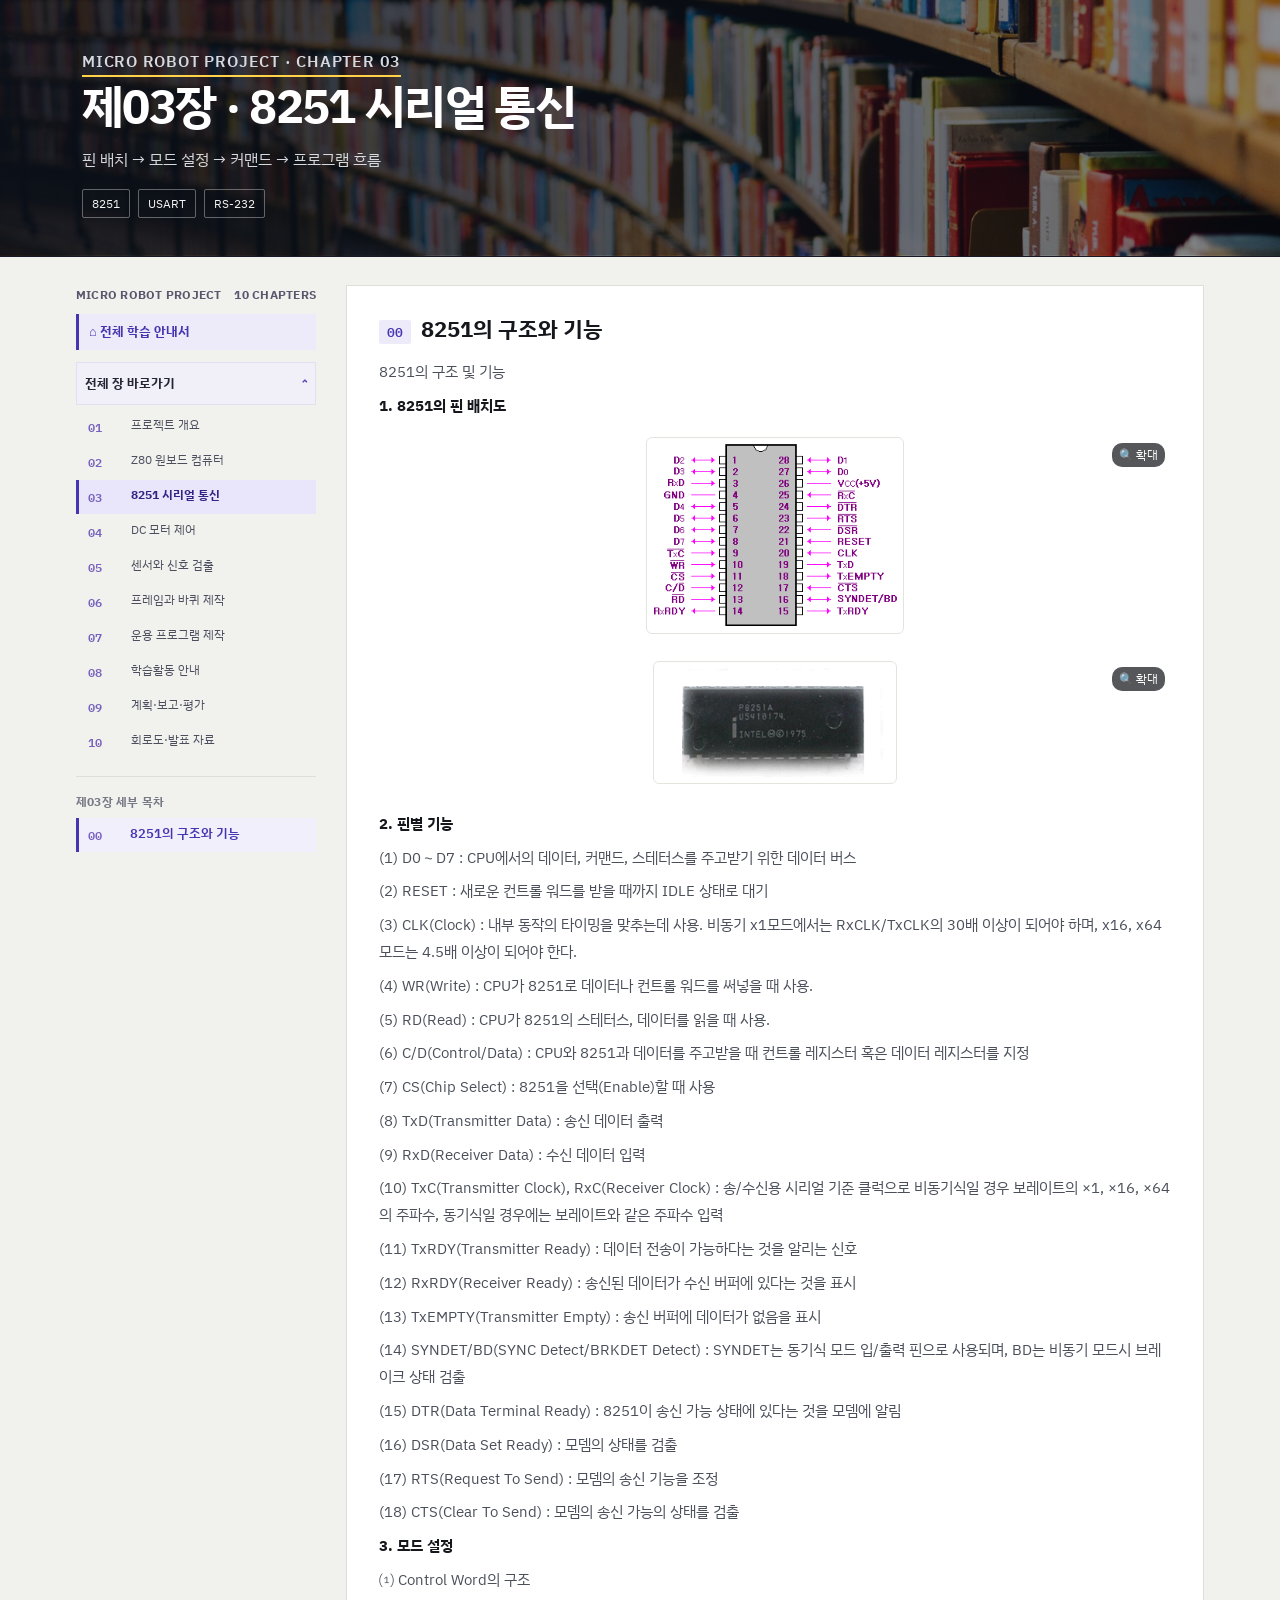
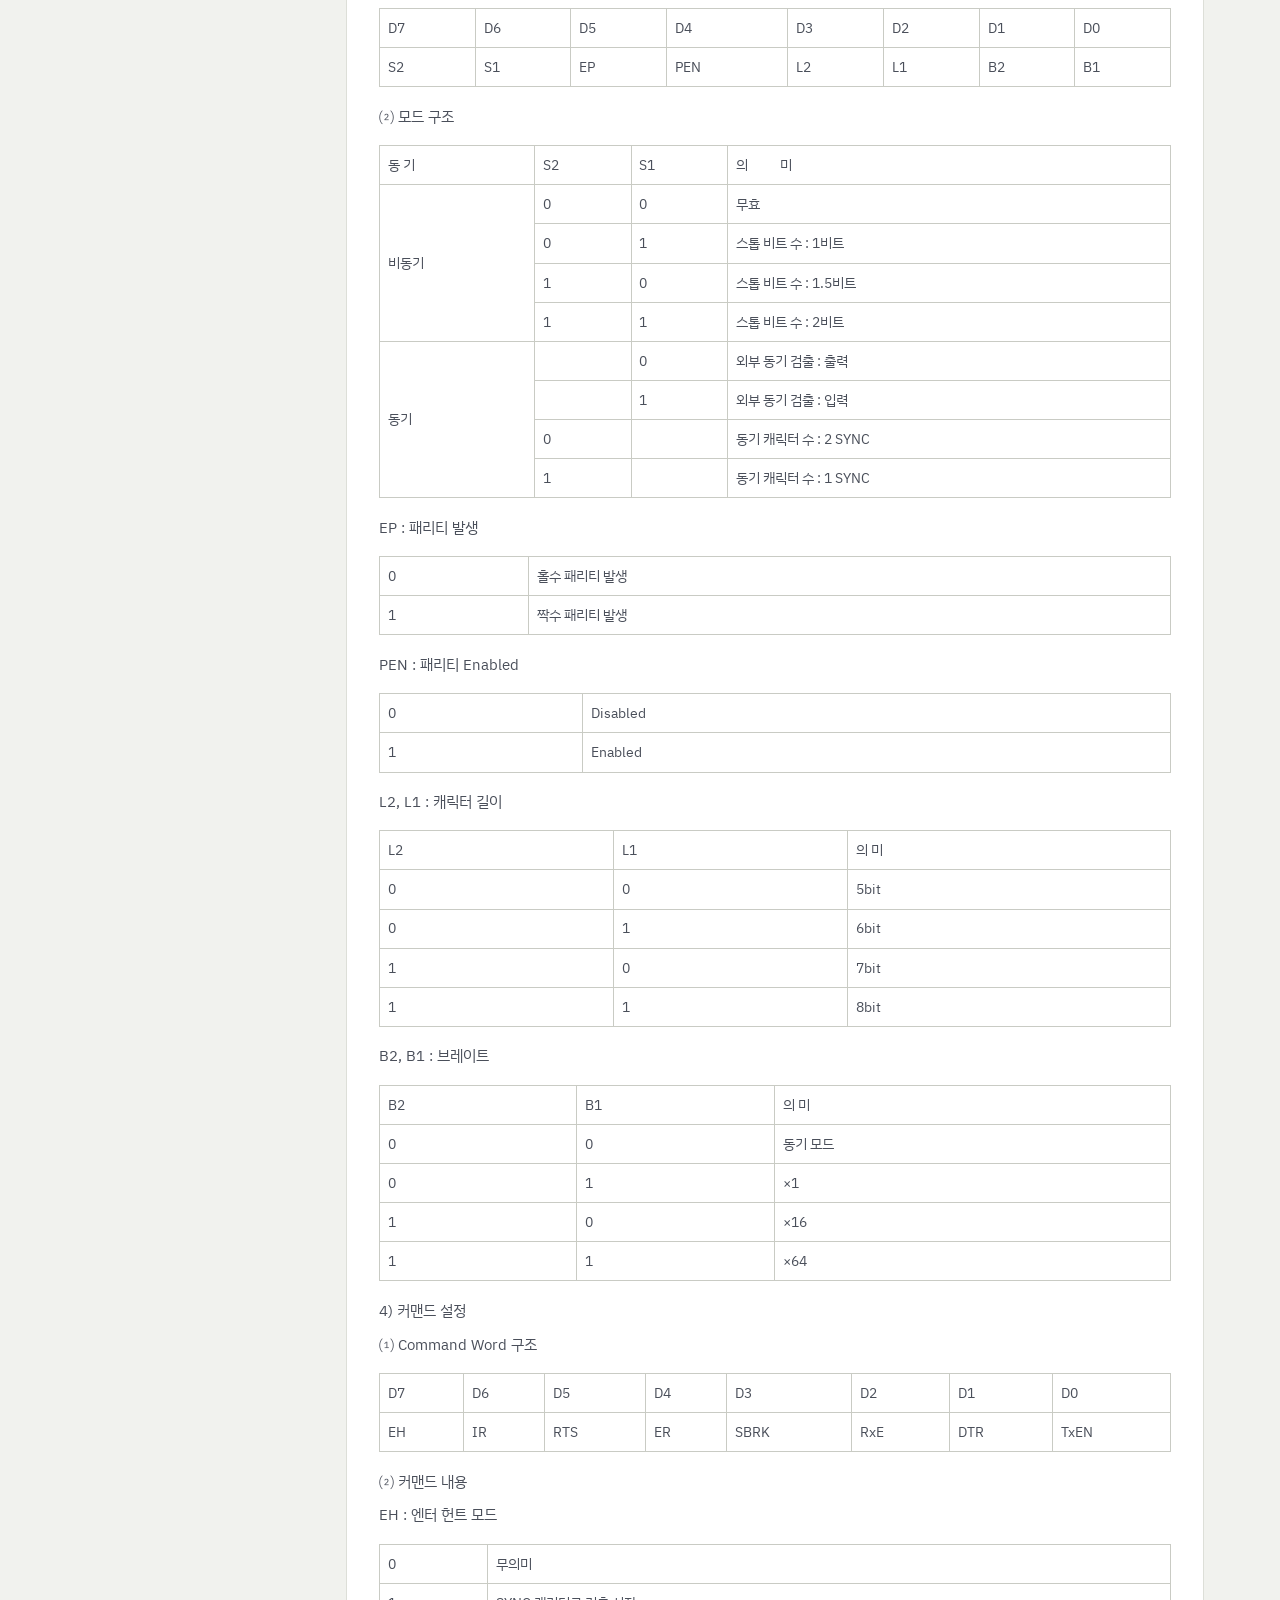
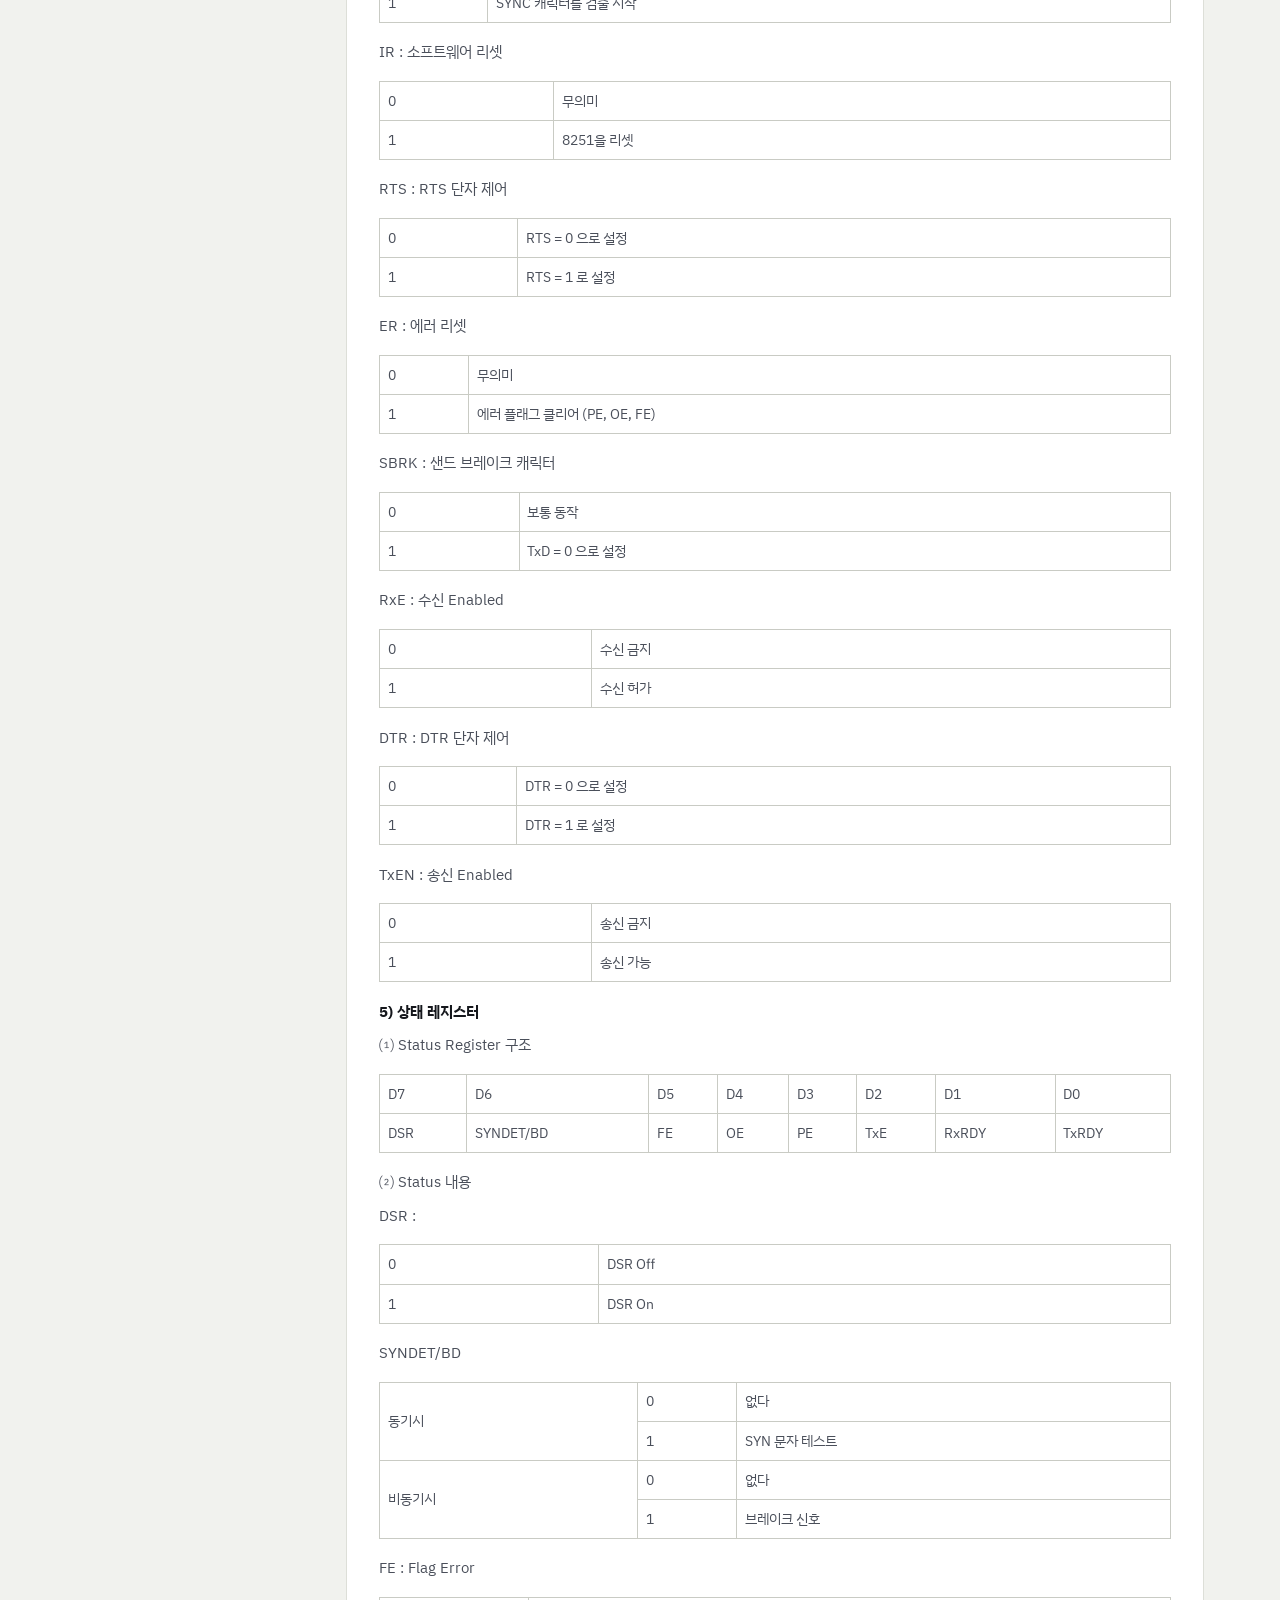
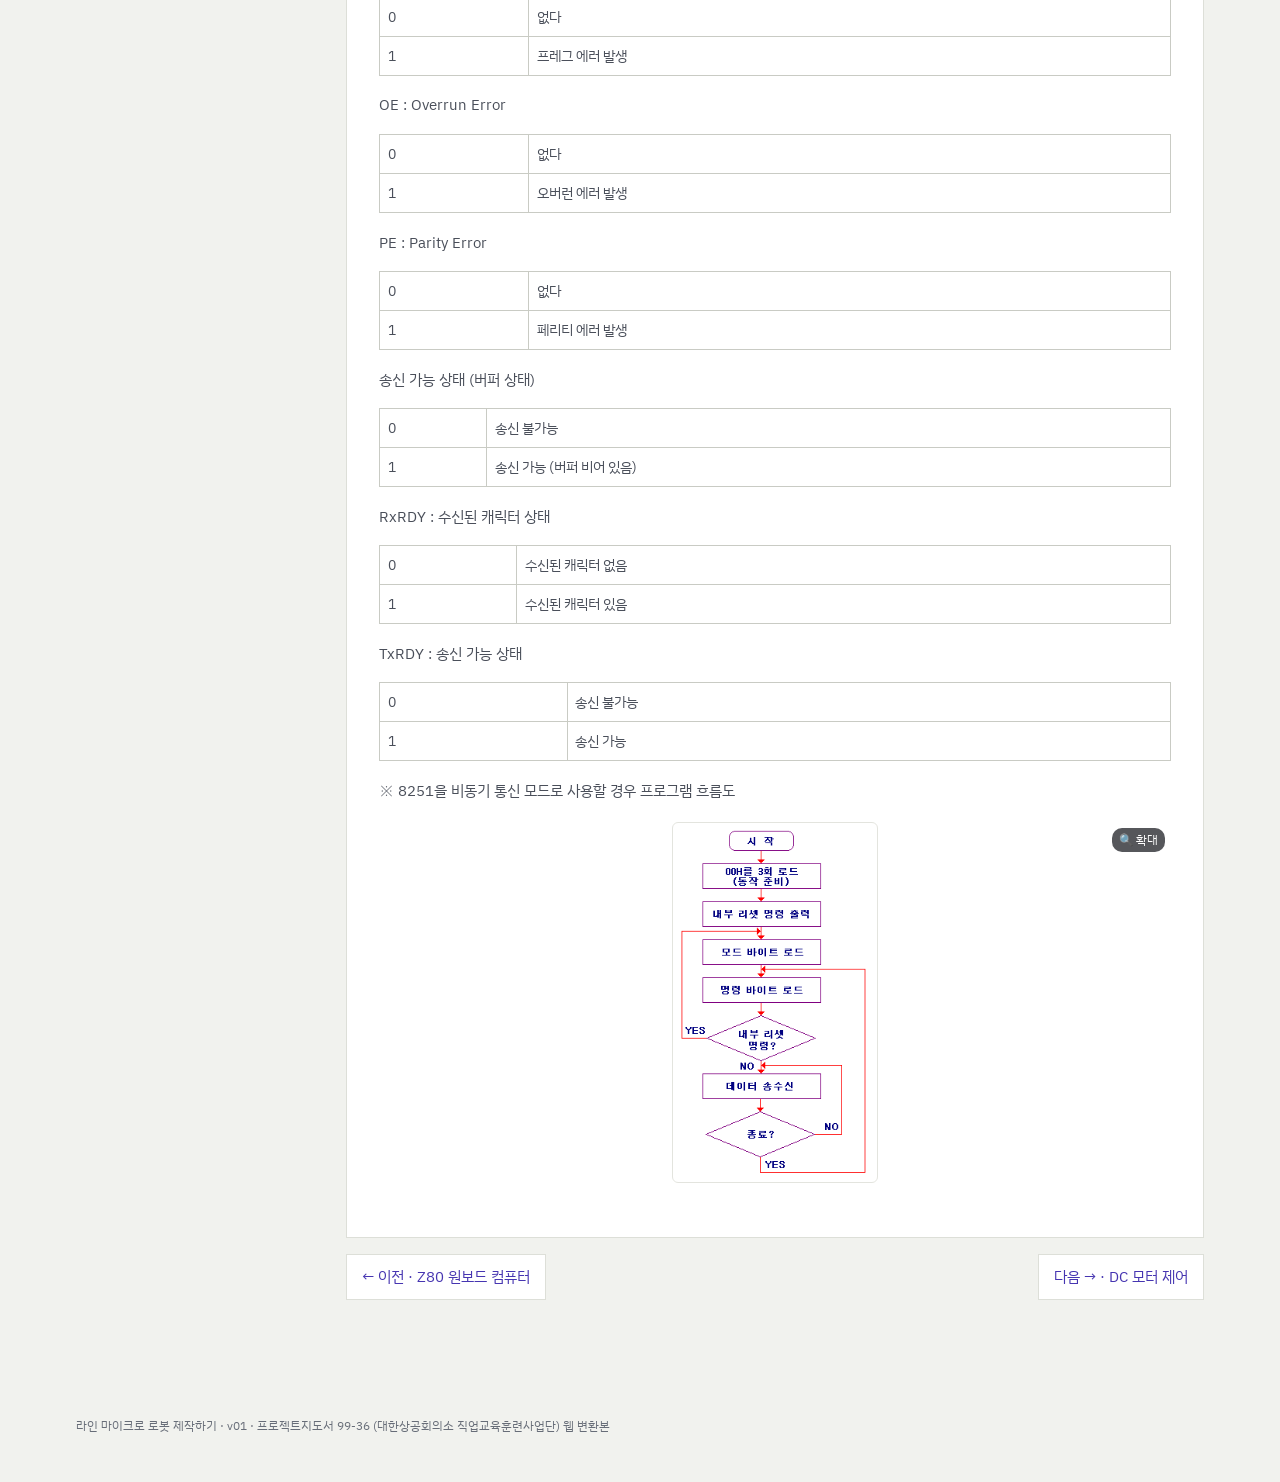
<file: ch03_8251_serial_v01.html>
<!doctype html>
<html lang="ko"><head><meta charset="utf-8"><meta name="viewport" content="width=device-width,initial-scale=1">
<meta name="description" content="핀 배치 → 모드 설정 → 커맨드 → 프로그램 흐름"><title>제03장 · 8251 시리얼 통신 · 라인 마이크로 로봇 제작하기</title>
<link rel="preconnect" href="https://fonts.googleapis.com"><link rel="preconnect" href="https://fonts.gstatic.com" crossorigin>
<link href="https://fonts.googleapis.com/css2?family=IBM+Plex+Sans+KR:wght@300;400;500;600;700&family=IBM+Plex+Mono:wght@400;500;600&display=swap" rel="stylesheet">
<link rel="icon" href="data:image/svg+xml,%3Csvg xmlns='http://www.w3.org/2000/svg' viewBox='0 0 32 32'%3E%3Crect width='32' height='32' rx='6' fill='%234635B1'/%3E%3Ctext x='16' y='22' font-size='14' text-anchor='middle' fill='%23FFD24A' font-family='monospace'%3EZ80%3C/text%3E%3C/svg%3E"><link rel="stylesheet" href="assets/site.css"></head><body data-chapter="ch03">
<button type="button" class="mobile-menu" id="mobile-menu" aria-controls="course-nav" aria-expanded="false">☰ 장·목차</button><div class="shade" id="shade"></div>
<header class="hero"><div class="hero-inner"><p class="kicker">MICRO ROBOT PROJECT · CHAPTER 03</p><h1>제03장 · 8251 시리얼 통신</h1><p>핀 배치 → 모드 설정 → 커맨드 → 프로그램 흐름</p><div class="chips"><span class="chip">8251</span><span class="chip">USART</span><span class="chip">RS-232</span></div></div></header>
<div class="wrap"><nav class="toc" id="course-nav" aria-label="장과 절 탐색"></nav><main class="content" id="main-content"><section class="section" id="s00"><h2><span class="num">00</span>8251의 구조와 기능</h2><p>8251의 구조 및 기능</p>
<p><strong>1. 8251의 핀 배치도</strong></p>
<figure class="fig"><img src="assets/img/img_d965c66327.gif" width="330" height="252" alt="본문 그림" loading="lazy" decoding="async" style="width:258px"></figure>
<figure class="fig"><img src="assets/img/img_51a0954ce5.gif" width="312" height="156" alt="본문 그림" loading="lazy" decoding="async" style="width:244px"></figure>
<p><strong>2. 핀별 기능</strong></p>
<p>(1) D0∼D7 : CPU에서의 데이터, 커맨드, 스테터스를 주고받기 위한 데이터 버스</p>
<p>(2) RESET : 새로운 컨트롤 워드를 받을 때까지 IDLE 상태로 대기</p>
<p>(3) CLK(Clock) : 내부 동작의 타이밍을 맞추는데 사용. 비동기 x1모드에서는 RxCLK/TxCLK의 30배 이상이 되어야 하며, x16, x64 모드는 4.5배 이상이 되어야 한다.</p>
<p>(4) WR(Write) : CPU가 8251로 데이터나 컨트롤 워드를 써넣을 때 사용.</p>
<p>(5) RD(Read) : CPU가 8251의 스테터스, 데이터를 읽을 때 사용.</p>
<p>(6) C/D(Control/Data) : CPU와 8251과 데이터를 주고받을 때 컨트롤 레지스터 혹은 데이터 레지스터를 지정</p>
<p>(7) CS(Chip Select) : 8251을 선택(Enable)할 때 사용</p>
<p>(8) TxD(Transmitter Data) : 송신 데이터 출력</p>
<p>(9) RxD(Receiver Data) : 수신 데이터 입력</p>
<p>(10) TxC(Transmitter Clock), RxC(Receiver Clock) : 송/수신용 시리얼 기준 클럭으로 비동기식일 경우 보레이트의 ×1, ×16, ×64의 주파수, 동기식일 경우에는 보레이트와 같은 주파수 입력</p>
<p>(11) TxRDY(Transmitter Ready) : 데이터 전송이 가능하다는 것을 알리는 신호</p>
<p>(12) RxRDY(Receiver Ready) : 송신된 데이터가 수신 버퍼에 있다는 것을 표시</p>
<p>(13) TxEMPTY(Transmitter Empty) : 송신 버퍼에 데이터가 없음을 표시</p>
<p>(14) SYNDET/BD(SYNC Detect/BRKDET Detect) : SYNDET는 동기식 모드 입/출력 핀으로 사용되며, BD는 비동기 모드시 브레이크 상태 검출</p>
<p>(15) DTR(Data Terminal Ready) : 8251이 송신 가능 상태에 있다는 것을 모뎀에 알림</p>
<p>(16) DSR(Data Set Ready) : 모뎀의 상태를 검출</p>
<p>(17) RTS(Request To Send) : 모뎀의 송신 기능을 조정</p>
<p>(18) CTS(Clear To Send) : 모뎀의 송신 가능의 상태를 검출</p>
<p><strong>3. 모드 설정</strong></p>
<p>⑴ Control Word의 구조</p>
<div class="table-wrap" tabindex="0"><table class="hwp"><tr><td><p>D7</p></td><td><p>D6</p></td><td><p>D5</p></td><td><p>D4</p></td><td><p>D3</p></td><td><p>D2</p></td><td><p>D1</p></td><td><p>D0</p></td></tr><tr><td><p>S2</p></td><td><p>S1</p></td><td><p>EP</p></td><td><p>PEN</p></td><td><p>L2</p></td><td><p>L1</p></td><td><p>B2</p></td><td><p>B1</p></td></tr></table></div>
<p>⑵ 모드 구조</p>
<div class="table-wrap" tabindex="0"><table class="hwp"><tr><td><p>동 기</p></td><td><p>S2</p></td><td><p>S1</p></td><td><p>의<span class="gap"></span>미</p></td></tr><tr><td rowspan="4"><p>비동기</p></td><td><p>0</p></td><td><p>0</p></td><td><p>무효</p></td></tr><tr><td><p>0</p></td><td><p>1</p></td><td><p>스톱 비트 수 : 1비트</p></td></tr><tr><td><p>1</p></td><td><p>0</p></td><td><p>스톱 비트 수 : 1.5비트</p></td></tr><tr><td><p>1</p></td><td><p>1</p></td><td><p>스톱 비트 수 : 2비트</p></td></tr><tr><td rowspan="4"><p>동기</p></td><td></td><td><p>0</p></td><td><p>외부 동기 검출 : 출력</p></td></tr><tr><td></td><td><p>1</p></td><td><p>외부 동기 검출 : 입력</p></td></tr><tr><td><p>0</p></td><td></td><td><p>동기 캐릭터 수 : 2 SYNC</p></td></tr><tr><td><p>1</p></td><td></td><td><p>동기 캐릭터 수 : 1 SYNC</p></td></tr></table></div>
<p>EP : 패리티 발생</p>
<div class="table-wrap" tabindex="0"><table class="hwp"><tr><td><p>0</p></td><td><p>홀수 패리티 발생</p></td></tr><tr><td><p>1</p></td><td><p>짝수 패리티 발생</p></td></tr></table></div>
<p>PEN : 패리티 Enabled</p>
<div class="table-wrap" tabindex="0"><table class="hwp"><tr><td><p>0</p></td><td><p>Disabled</p></td></tr><tr><td><p>1</p></td><td><p>Enabled</p></td></tr></table></div>
<p>L2, L1 : 캐릭터 길이</p>
<div class="table-wrap" tabindex="0"><table class="hwp"><tr><td><p>L2</p></td><td><p>L1</p></td><td><p>의 미</p></td></tr><tr><td><p>0</p></td><td><p>0</p></td><td><p>5bit</p></td></tr><tr><td><p>0</p></td><td><p>1</p></td><td><p>6bit</p></td></tr><tr><td><p>1</p></td><td><p>0</p></td><td><p>7bit</p></td></tr><tr><td><p>1</p></td><td><p>1</p></td><td><p>8bit</p></td></tr></table></div>
<p>B2, B1 : 브레이트</p>
<div class="table-wrap" tabindex="0"><table class="hwp"><tr><td><p>B2</p></td><td><p>B1</p></td><td><p>의 미</p></td></tr><tr><td><p>0</p></td><td><p>0</p></td><td><p>동기 모드</p></td></tr><tr><td><p>0</p></td><td><p>1</p></td><td><p>×1</p></td></tr><tr><td><p>1</p></td><td><p>0</p></td><td><p>×16</p></td></tr><tr><td><p>1</p></td><td><p>1</p></td><td><p>×64</p></td></tr></table></div>
<p>4) 커맨드 설정</p>
<p>⑴ Command Word 구조</p>
<div class="table-wrap" tabindex="0"><table class="hwp"><tr><td><p>D7</p></td><td><p>D6</p></td><td><p>D5</p></td><td><p>D4</p></td><td><p>D3</p></td><td><p>D2</p></td><td><p>D1</p></td><td><p>D0</p></td></tr><tr><td><p>EH</p></td><td><p>IR</p></td><td><p>RTS</p></td><td><p>ER</p></td><td><p>SBRK</p></td><td><p>RxE</p></td><td><p>DTR</p></td><td><p>TxEN</p></td></tr></table></div>
<p>⑵ 커맨드 내용</p>
<p>EH : 엔터 헌트 모드</p>
<div class="table-wrap" tabindex="0"><table class="hwp"><tr><td><p>0</p></td><td><p>무의미</p></td></tr><tr><td><p>1</p></td><td><p>SYNC 캐릭터를 검출 시작</p></td></tr></table></div>
<p>IR : 소프트웨어 리셋</p>
<div class="table-wrap" tabindex="0"><table class="hwp"><tr><td><p>0</p></td><td><p>무의미</p></td></tr><tr><td><p>1</p></td><td><p>8251을 리셋</p></td></tr></table></div>
<p>RTS : RTS 단자 제어</p>
<div class="table-wrap" tabindex="0"><table class="hwp"><tr><td><p>0</p></td><td><p>RTS = 0 으로 설정</p></td></tr><tr><td><p>1</p></td><td><p>RTS = 1 로 설정</p></td></tr></table></div>
<p>ER : 에러 리셋</p>
<div class="table-wrap" tabindex="0"><table class="hwp"><tr><td><p>0</p></td><td><p>무의미</p></td></tr><tr><td><p>1</p></td><td><p>에러 플래그 클리어 (PE, OE, FE)</p></td></tr></table></div>
<p>SBRK : 샌드 브레이크 캐릭터</p>
<div class="table-wrap" tabindex="0"><table class="hwp"><tr><td><p>0</p></td><td><p>보통 동작</p></td></tr><tr><td><p>1</p></td><td><p>TxD = 0 으로 설정</p></td></tr></table></div>
<p>RxE : 수신 Enabled</p>
<div class="table-wrap" tabindex="0"><table class="hwp"><tr><td><p>0</p></td><td><p>수신 금지</p></td></tr><tr><td><p>1</p></td><td><p>수신 허가</p></td></tr></table></div>
<p>DTR : DTR 단자 제어</p>
<div class="table-wrap" tabindex="0"><table class="hwp"><tr><td><p>0</p></td><td><p>DTR = 0 으로 설정</p></td></tr><tr><td><p>1</p></td><td><p>DTR = 1 로 설정</p></td></tr></table></div>
<p>TxEN : 송신 Enabled</p>
<div class="table-wrap" tabindex="0"><table class="hwp"><tr><td><p>0</p></td><td><p>송신 금지</p></td></tr><tr><td><p>1</p></td><td><p>송신 가능</p></td></tr></table></div>
<p><strong>5) 상태 레지스터</strong></p>
<p>⑴ Status Register 구조</p>
<div class="table-wrap" tabindex="0"><table class="hwp"><tr><td><p>D7</p></td><td><p>D6</p></td><td><p>D5</p></td><td><p>D4</p></td><td><p>D3</p></td><td><p>D2</p></td><td><p>D1</p></td><td><p>D0</p></td></tr><tr><td><p>DSR</p></td><td><p>SYNDET/BD</p></td><td><p>FE</p></td><td><p>OE</p></td><td><p>PE</p></td><td><p>TxE</p></td><td><p>RxRDY</p></td><td><p>TxRDY</p></td></tr></table></div>
<p>⑵ Status 내용</p>
<p>DSR :</p>
<div class="table-wrap" tabindex="0"><table class="hwp"><tr><td><p>0</p></td><td><p>DSR Off</p></td></tr><tr><td><p>1</p></td><td><p>DSR On</p></td></tr></table></div>
<p>SYNDET/BD</p>
<div class="table-wrap" tabindex="0"><table class="hwp"><tr><td rowspan="2"><p>동기시</p></td><td><p>0</p></td><td><p>없다</p></td></tr><tr><td><p>1</p></td><td><p>SYN 문자 테스트</p></td></tr><tr><td rowspan="2"><p>비동기시</p></td><td><p>0</p></td><td><p>없다</p></td></tr><tr><td><p>1</p></td><td><p>브레이크 신호</p></td></tr></table></div>
<p>FE : Flag Error</p>
<div class="table-wrap" tabindex="0"><table class="hwp"><tr><td><p>0</p></td><td><p>없다</p></td></tr><tr><td><p>1</p></td><td><p>프레그 에러 발생</p></td></tr></table></div>
<p>OE : Overrun Error</p>
<div class="table-wrap" tabindex="0"><table class="hwp"><tr><td><p>0</p></td><td><p>없다</p></td></tr><tr><td><p>1</p></td><td><p>오버런 에러 발생</p></td></tr></table></div>
<p>PE : Parity Error</p>
<div class="table-wrap" tabindex="0"><table class="hwp"><tr><td><p>0</p></td><td><p>없다</p></td></tr><tr><td><p>1</p></td><td><p>페리티 에러 발생</p></td></tr></table></div>
<p>송신 가능 상태 (버퍼 상태)</p>
<div class="table-wrap" tabindex="0"><table class="hwp"><tr><td><p>0</p></td><td><p>송신 불가능</p></td></tr><tr><td><p>1</p></td><td><p>송신 가능 (버퍼 비어 있음)</p></td></tr></table></div>
<p>RxRDY : 수신된 캐릭터 상태</p>
<div class="table-wrap" tabindex="0"><table class="hwp"><tr><td><p>0</p></td><td><p>수신된 캐릭터 없음</p></td></tr><tr><td><p>1</p></td><td><p>수신된 캐릭터 있음</p></td></tr></table></div>
<p>TxRDY : 송신 가능 상태</p>
<div class="table-wrap" tabindex="0"><table class="hwp"><tr><td><p>0</p></td><td><p>송신 불가능</p></td></tr><tr><td><p>1</p></td><td><p>송신 가능</p></td></tr></table></div>
<p>※ 8251을 비동기 통신 모드로 사용할 경우 프로그램 흐름도</p>
<figure class="fig"><img src="assets/img/img_01c4db3759.gif" width="263" height="463" alt="본문 그림" loading="lazy" decoding="async" style="width:206px"></figure></section><div class="chapter-links" id="chapter-links"></div></main></div>
<footer class="footer">라인 마이크로 로봇 제작하기 · v01 · 프로젝트지도서 99-36 (대한상공회의소 직업교육훈련사업단) 웹 변환본</footer>
<script>window.COURSE={"title": "라인 마이크로 로봇 제작하기", "short_title": "MICRO ROBOT PROJECT", "home_label": "전체 학습 안내서", "chapters": [{"id": "ch01", "number": 1, "title": "프로젝트 개요", "file": "ch01_project_overview_v01.html"}, {"id": "ch02", "number": 2, "title": "Z80 원보드 컴퓨터", "file": "ch02_z80_one_board_computer_v01.html"}, {"id": "ch03", "number": 3, "title": "8251 시리얼 통신", "file": "ch03_8251_serial_v01.html"}, {"id": "ch04", "number": 4, "title": "DC 모터 제어", "file": "ch04_dc_motor_control_v01.html"}, {"id": "ch05", "number": 5, "title": "센서와 신호 검출", "file": "ch05_sensors_v01.html"}, {"id": "ch06", "number": 6, "title": "프레임과 바퀴 제작", "file": "ch06_frame_and_wheels_v01.html"}, {"id": "ch07", "number": 7, "title": "운용 프로그램 제작", "file": "ch07_z80_assembly_v01.html"}, {"id": "ch08", "number": 8, "title": "학습활동 안내", "file": "ch08_learning_activities_v01.html"}, {"id": "ch09", "number": 9, "title": "계획·보고·평가", "file": "ch09_plan_report_evaluation_v01.html"}, {"id": "ch10", "number": 10, "title": "회로도·발표 자료", "file": "ch10_resources_v01.html"}]};</script><script src="assets/site.js"></script><script src="assets/zoom.js"></script></body></html>
</file>
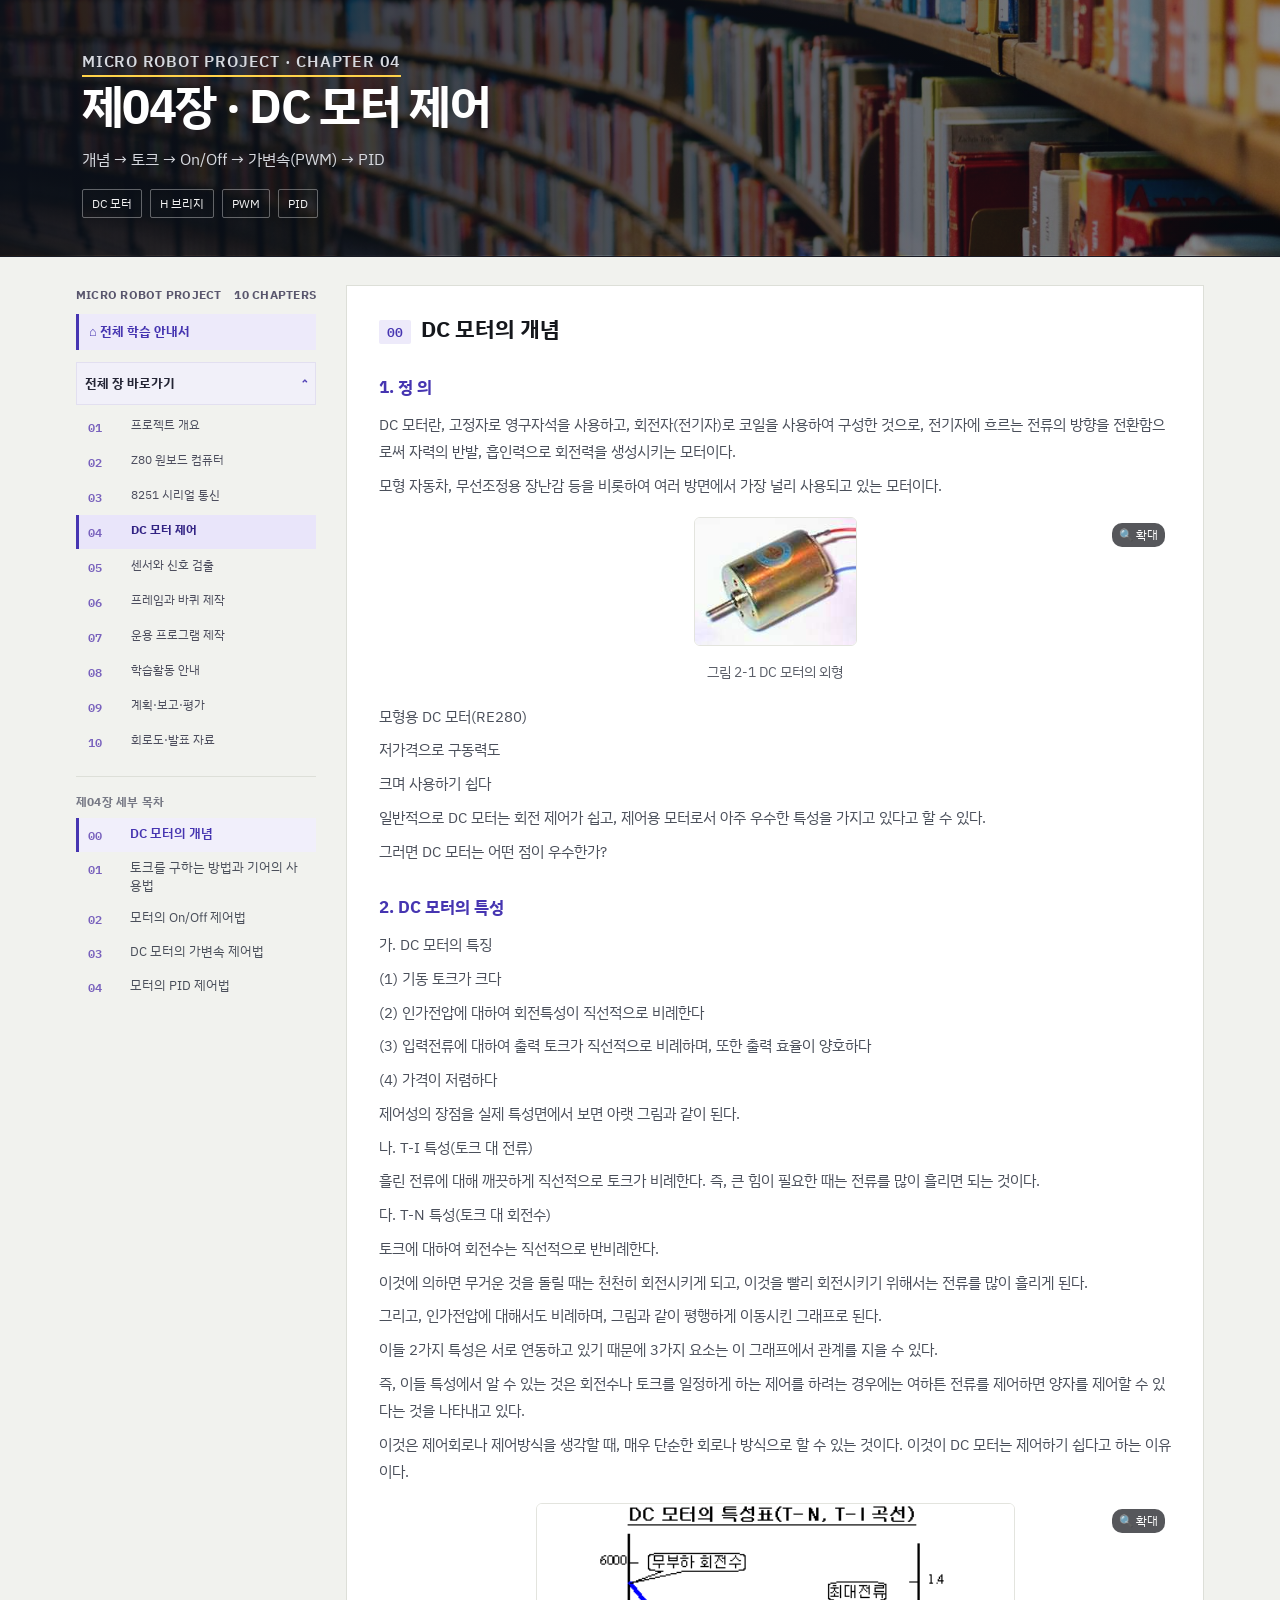
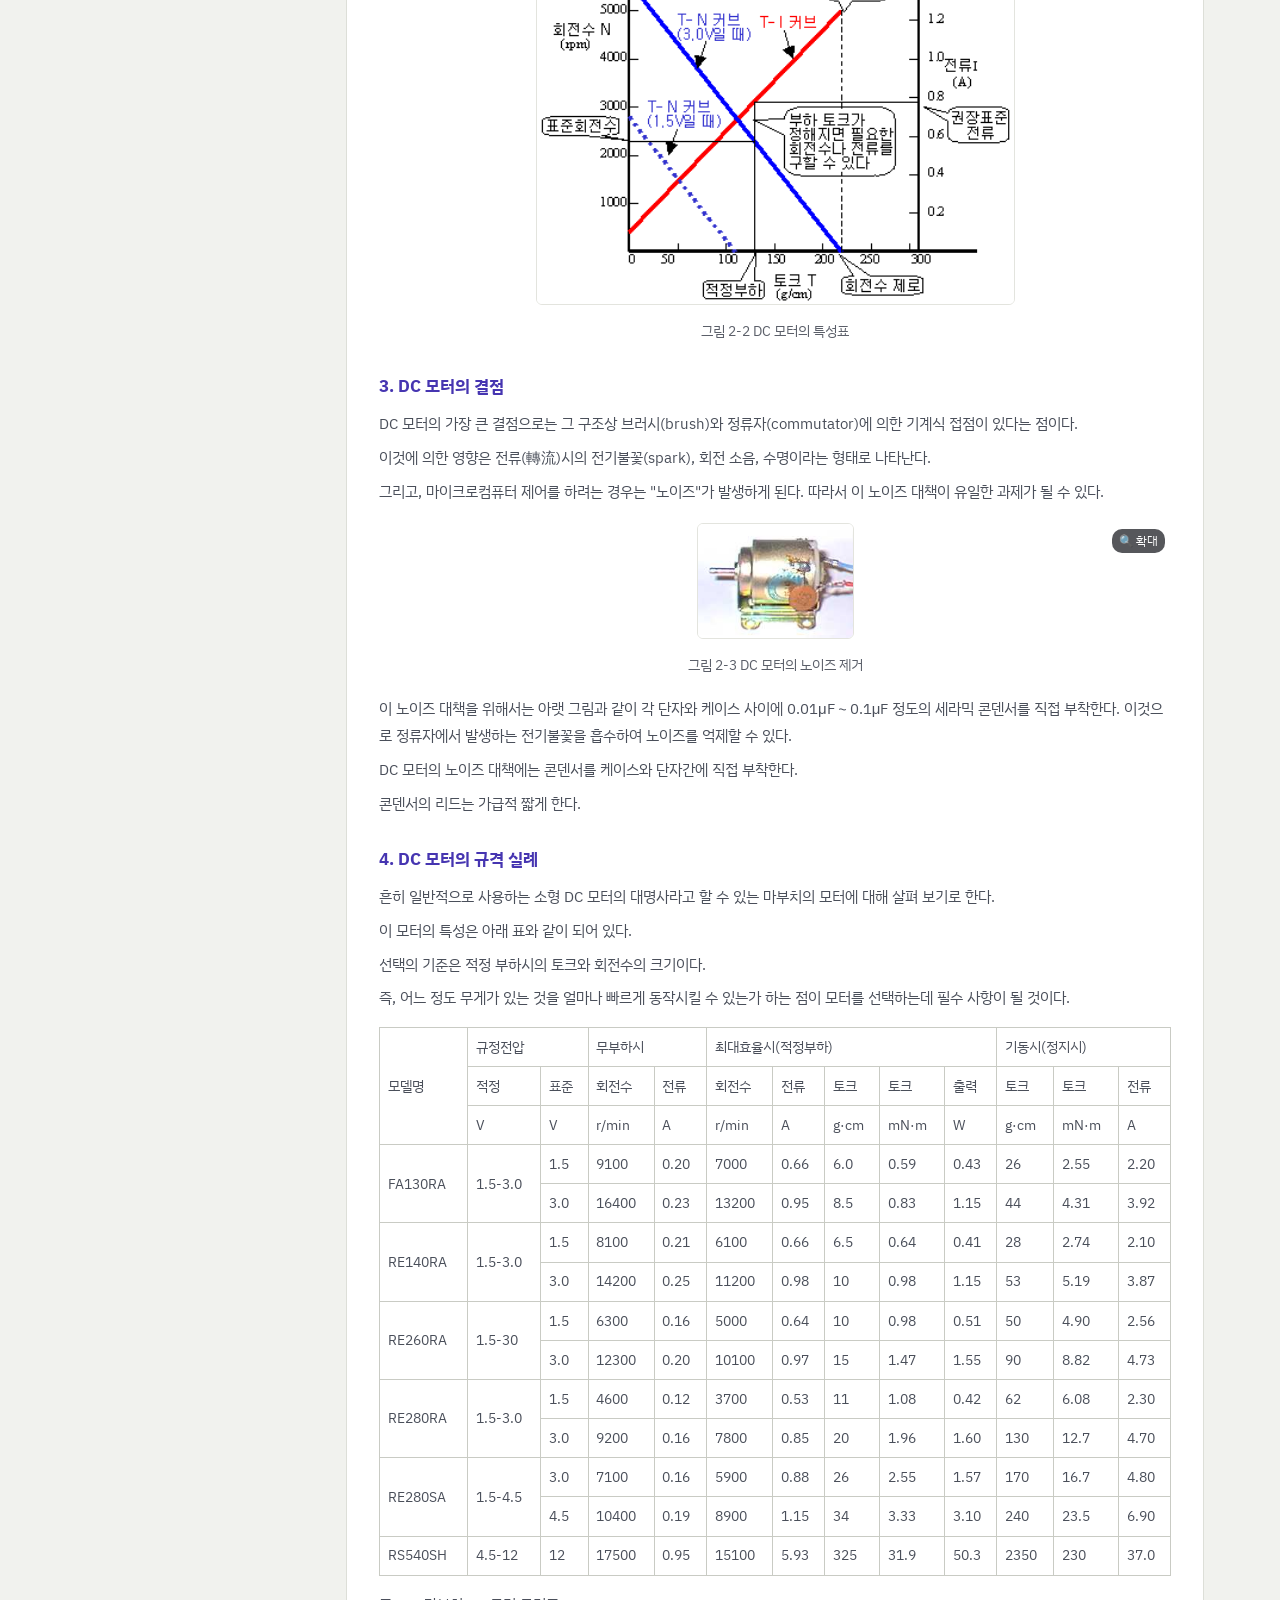
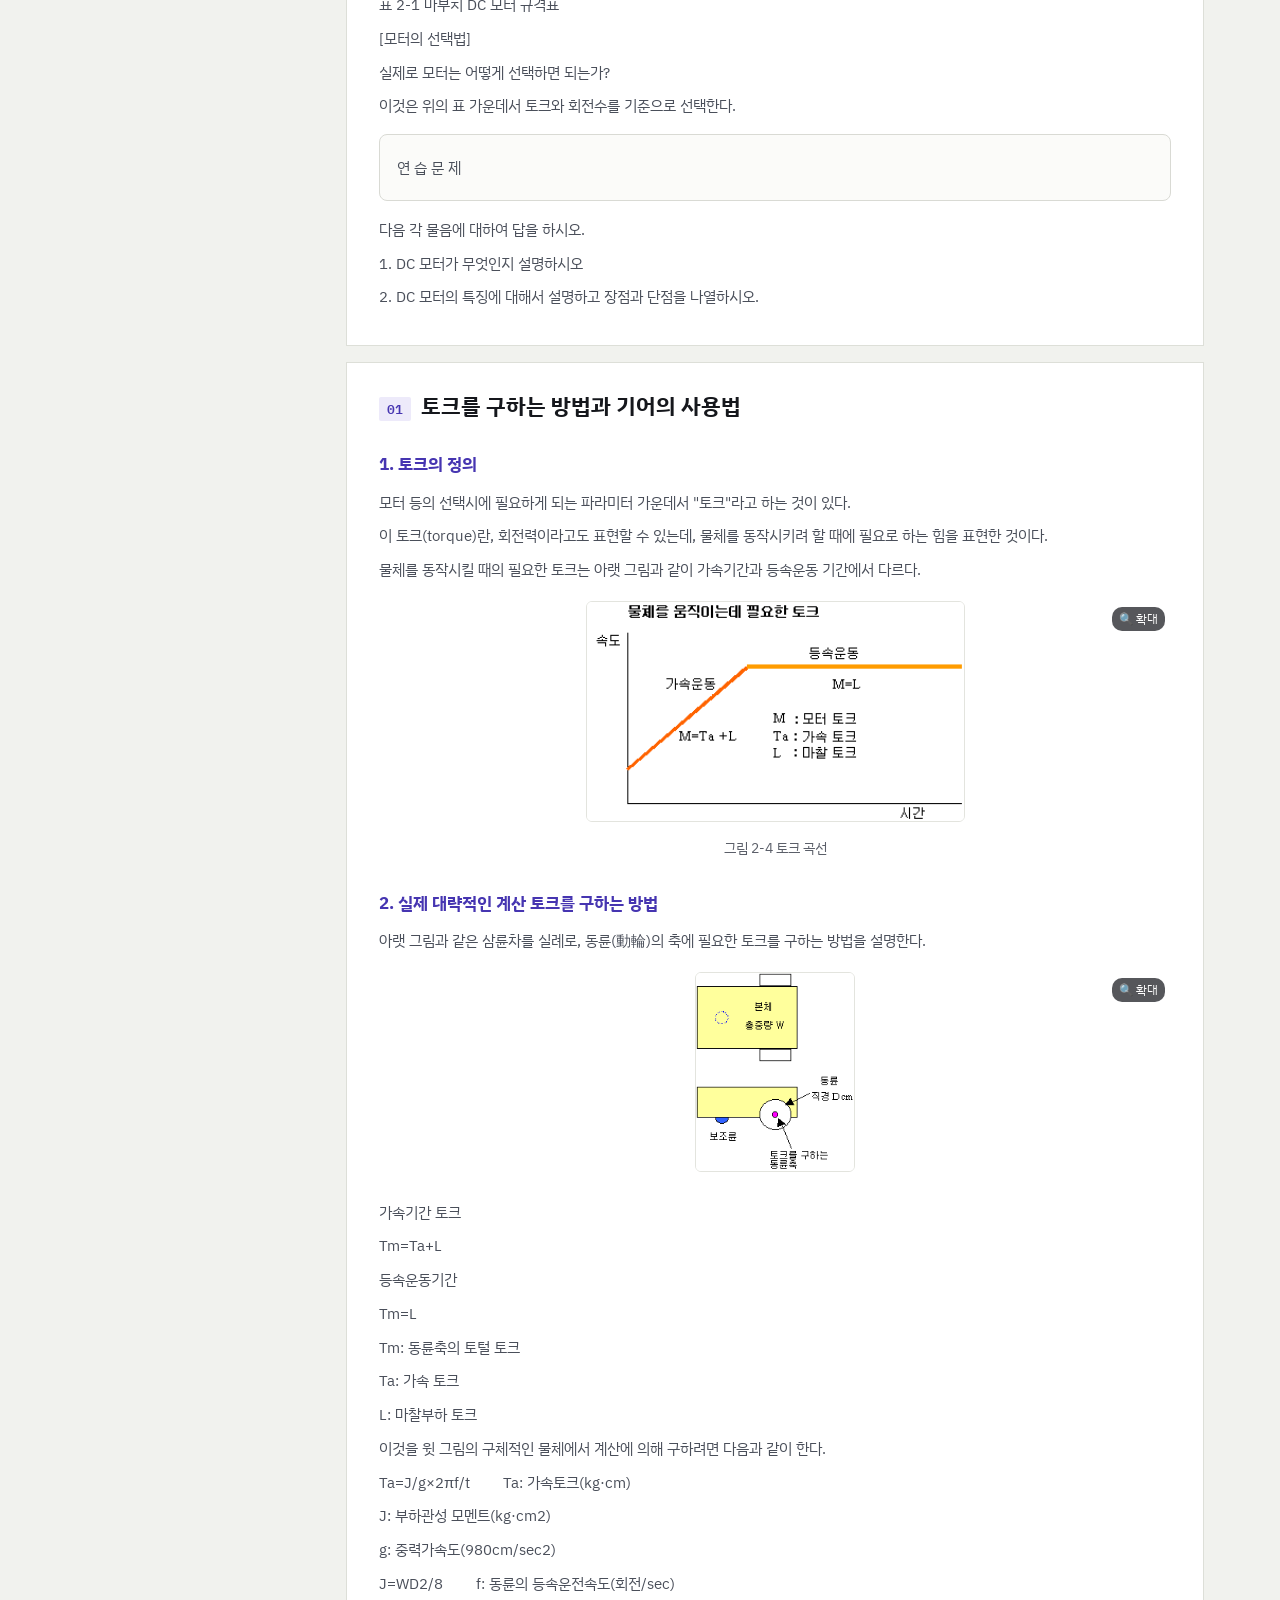
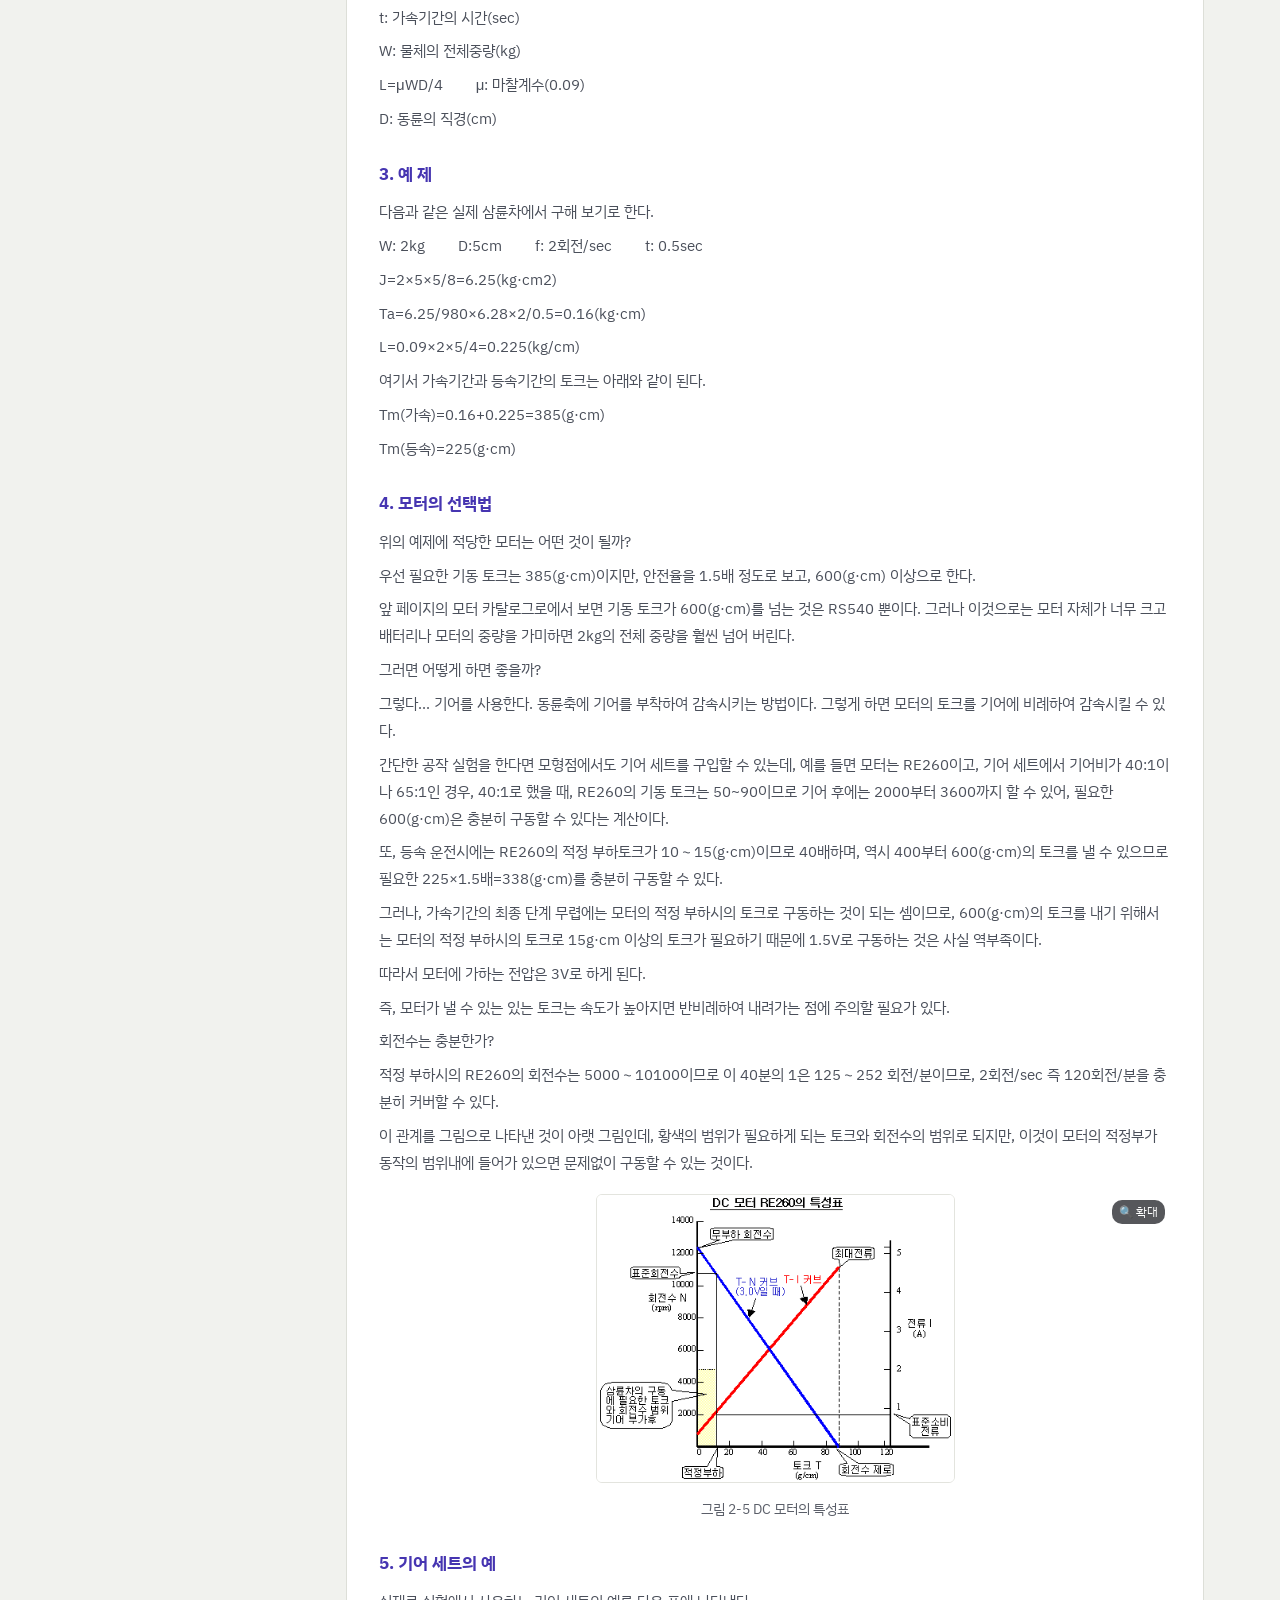
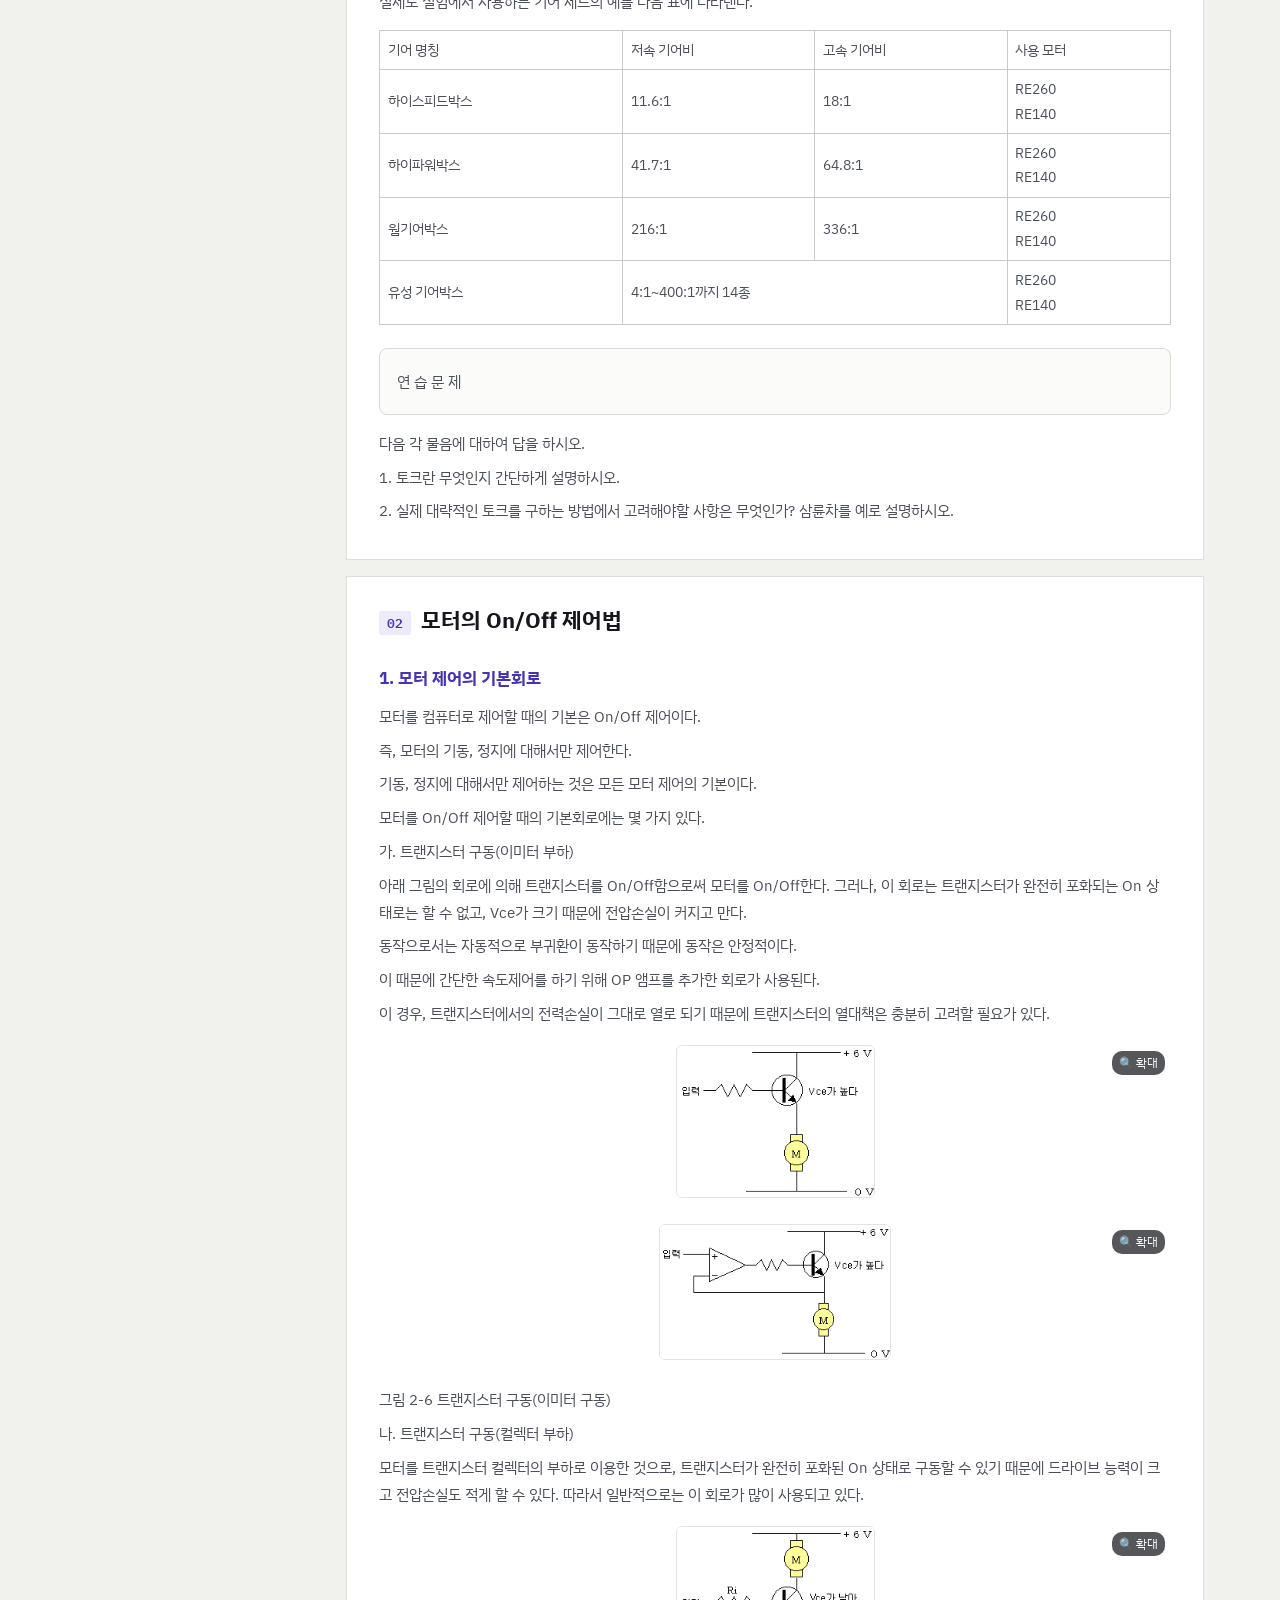
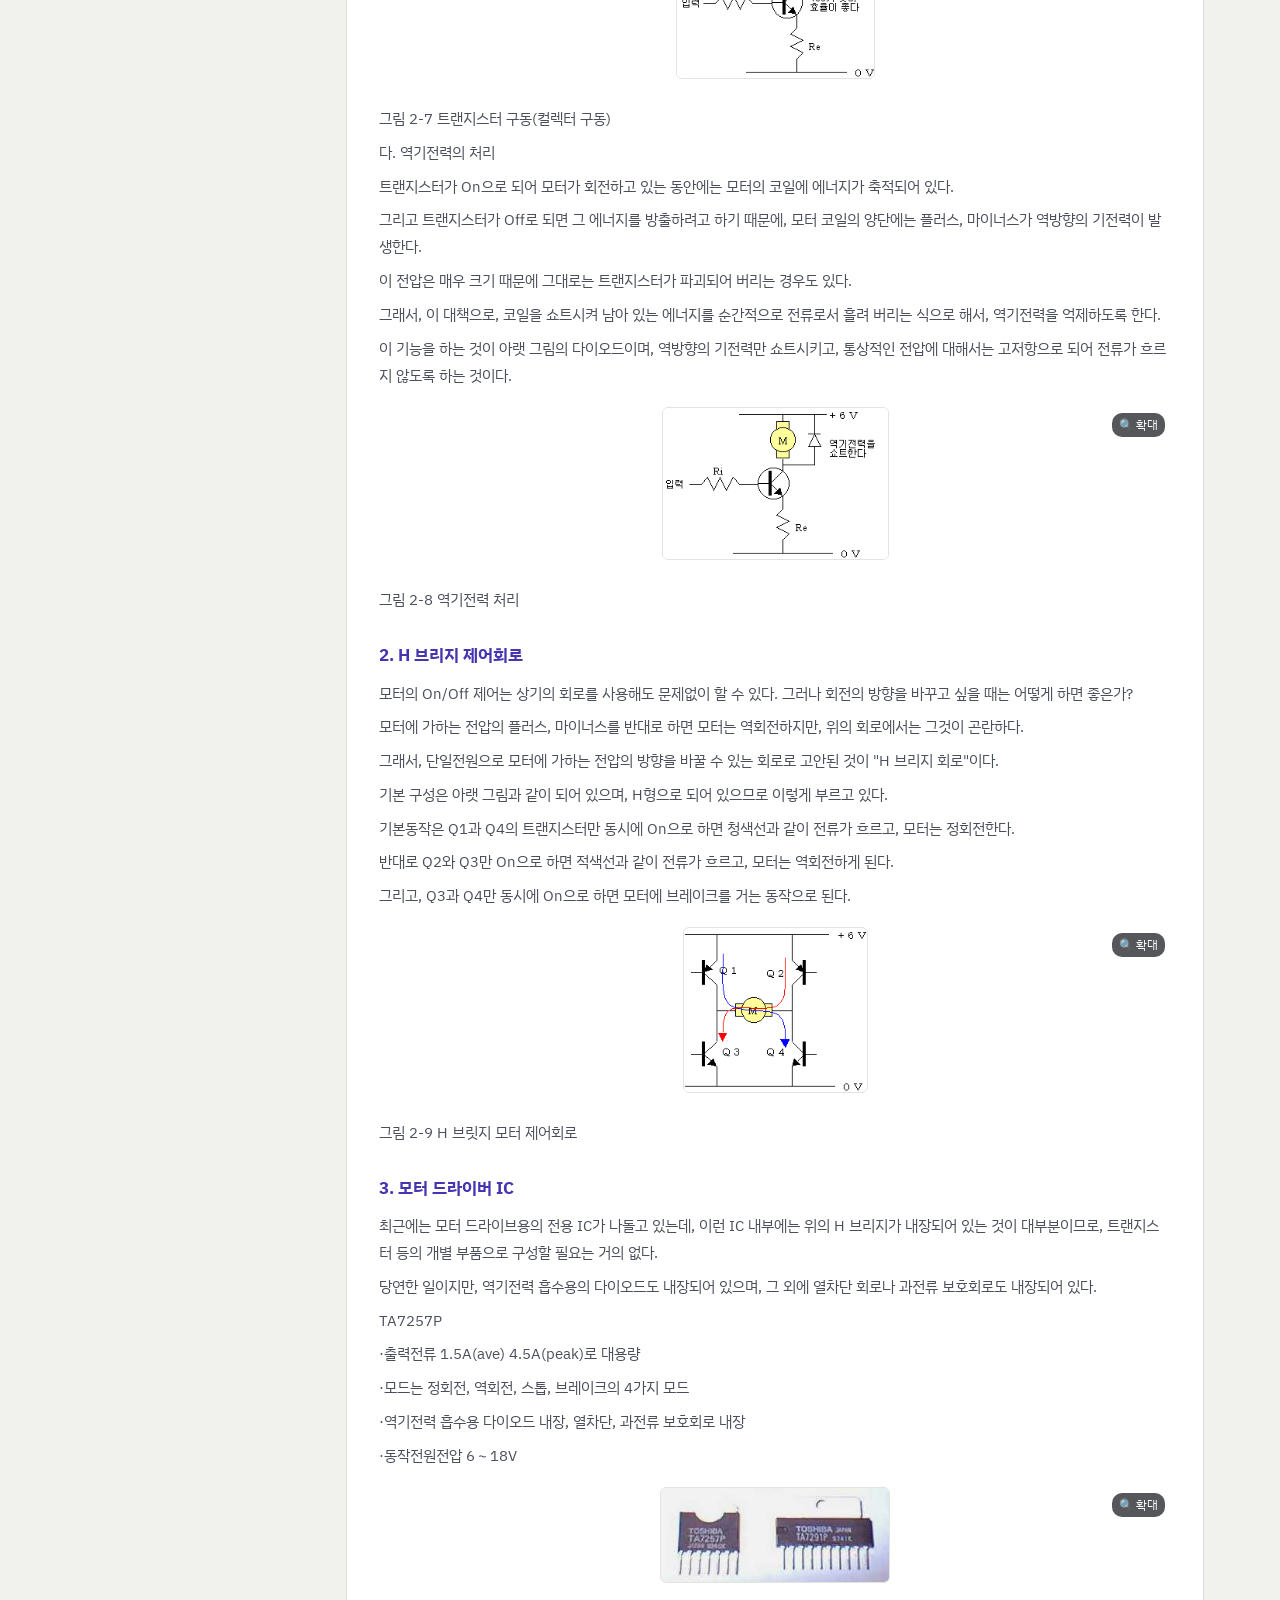
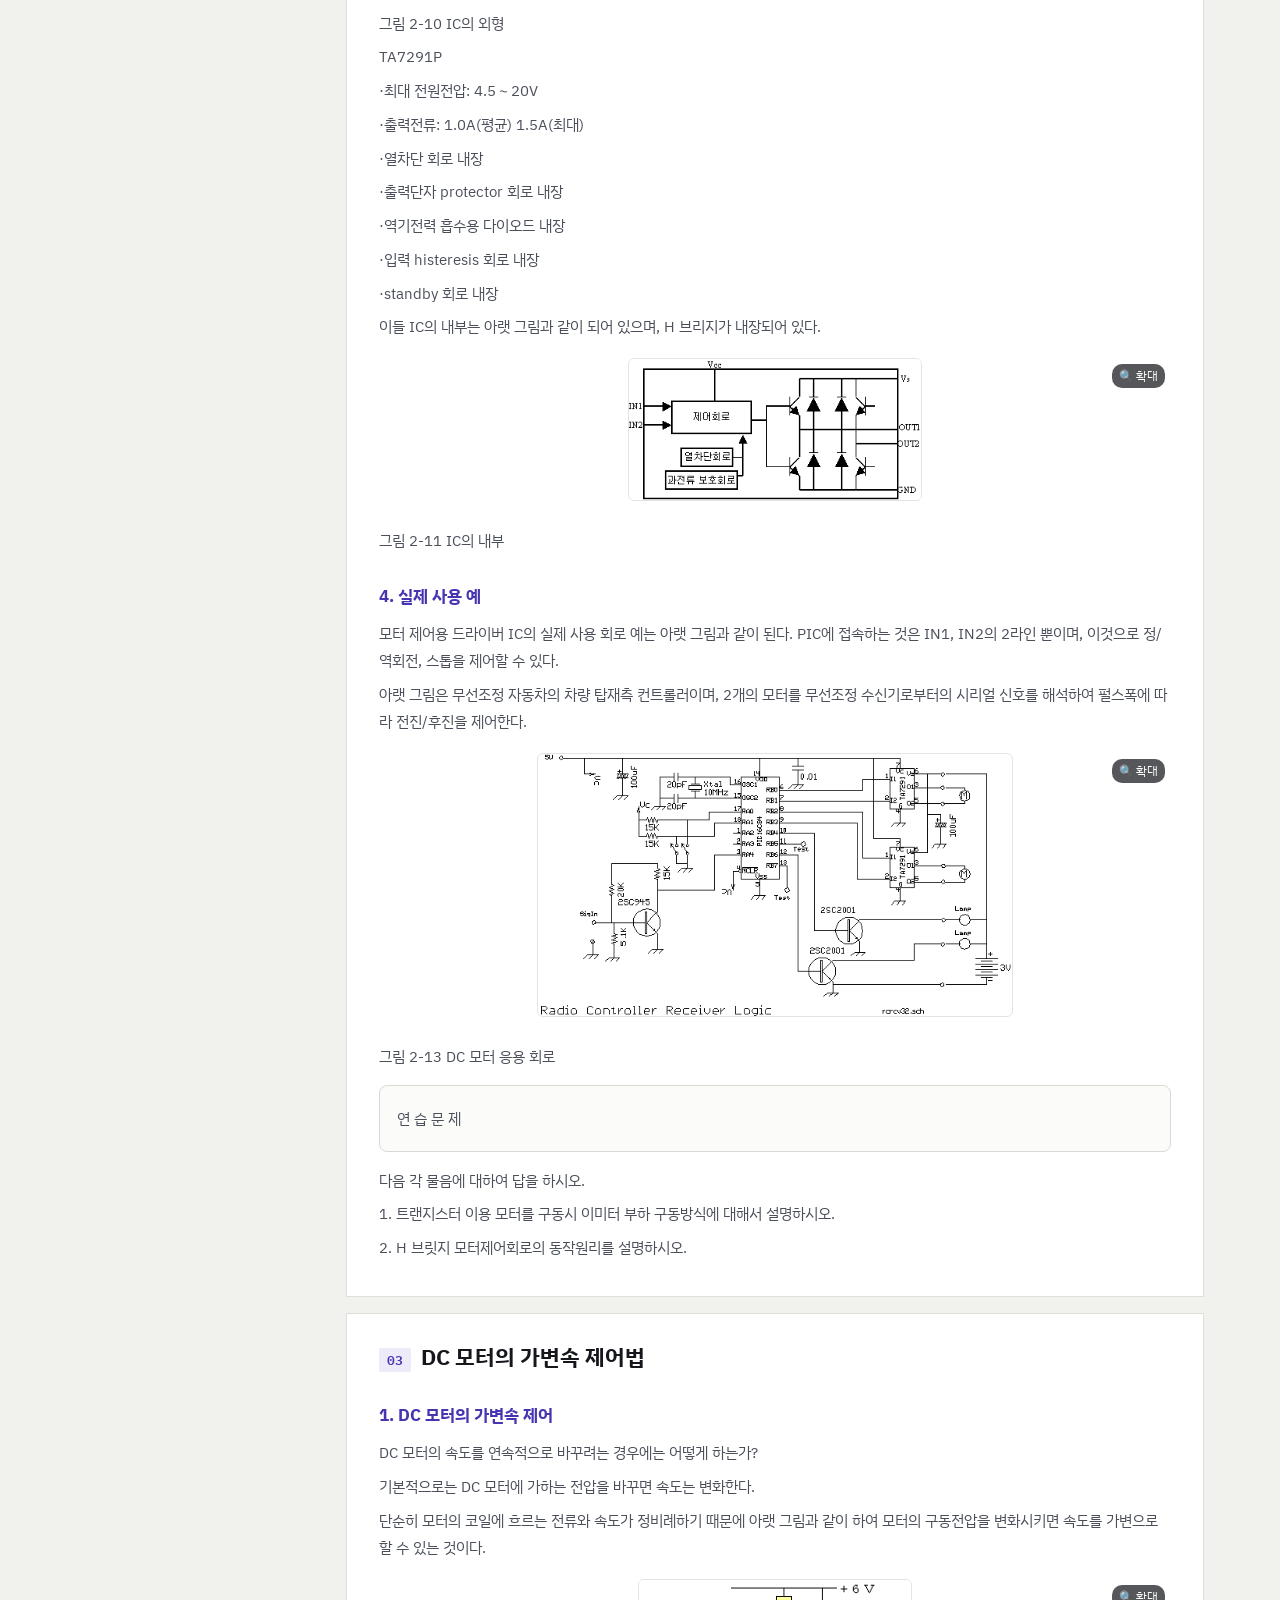
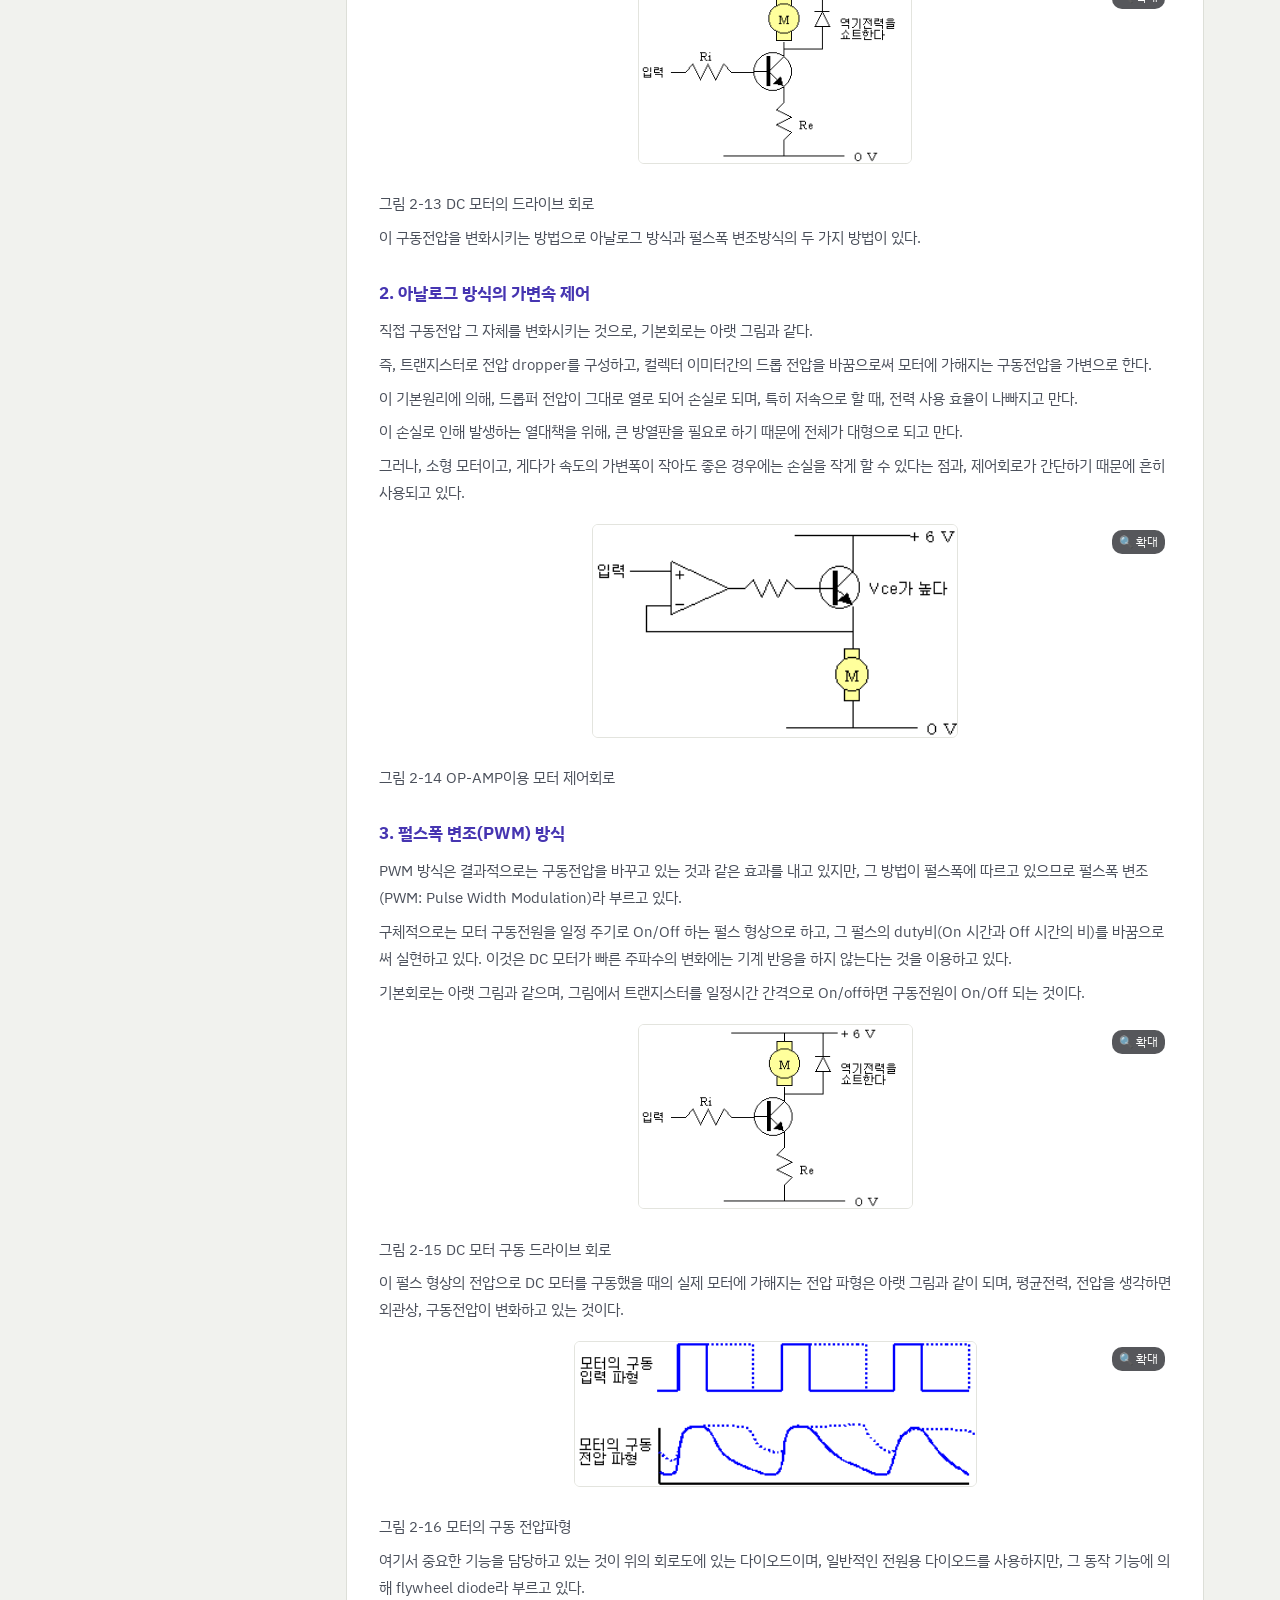
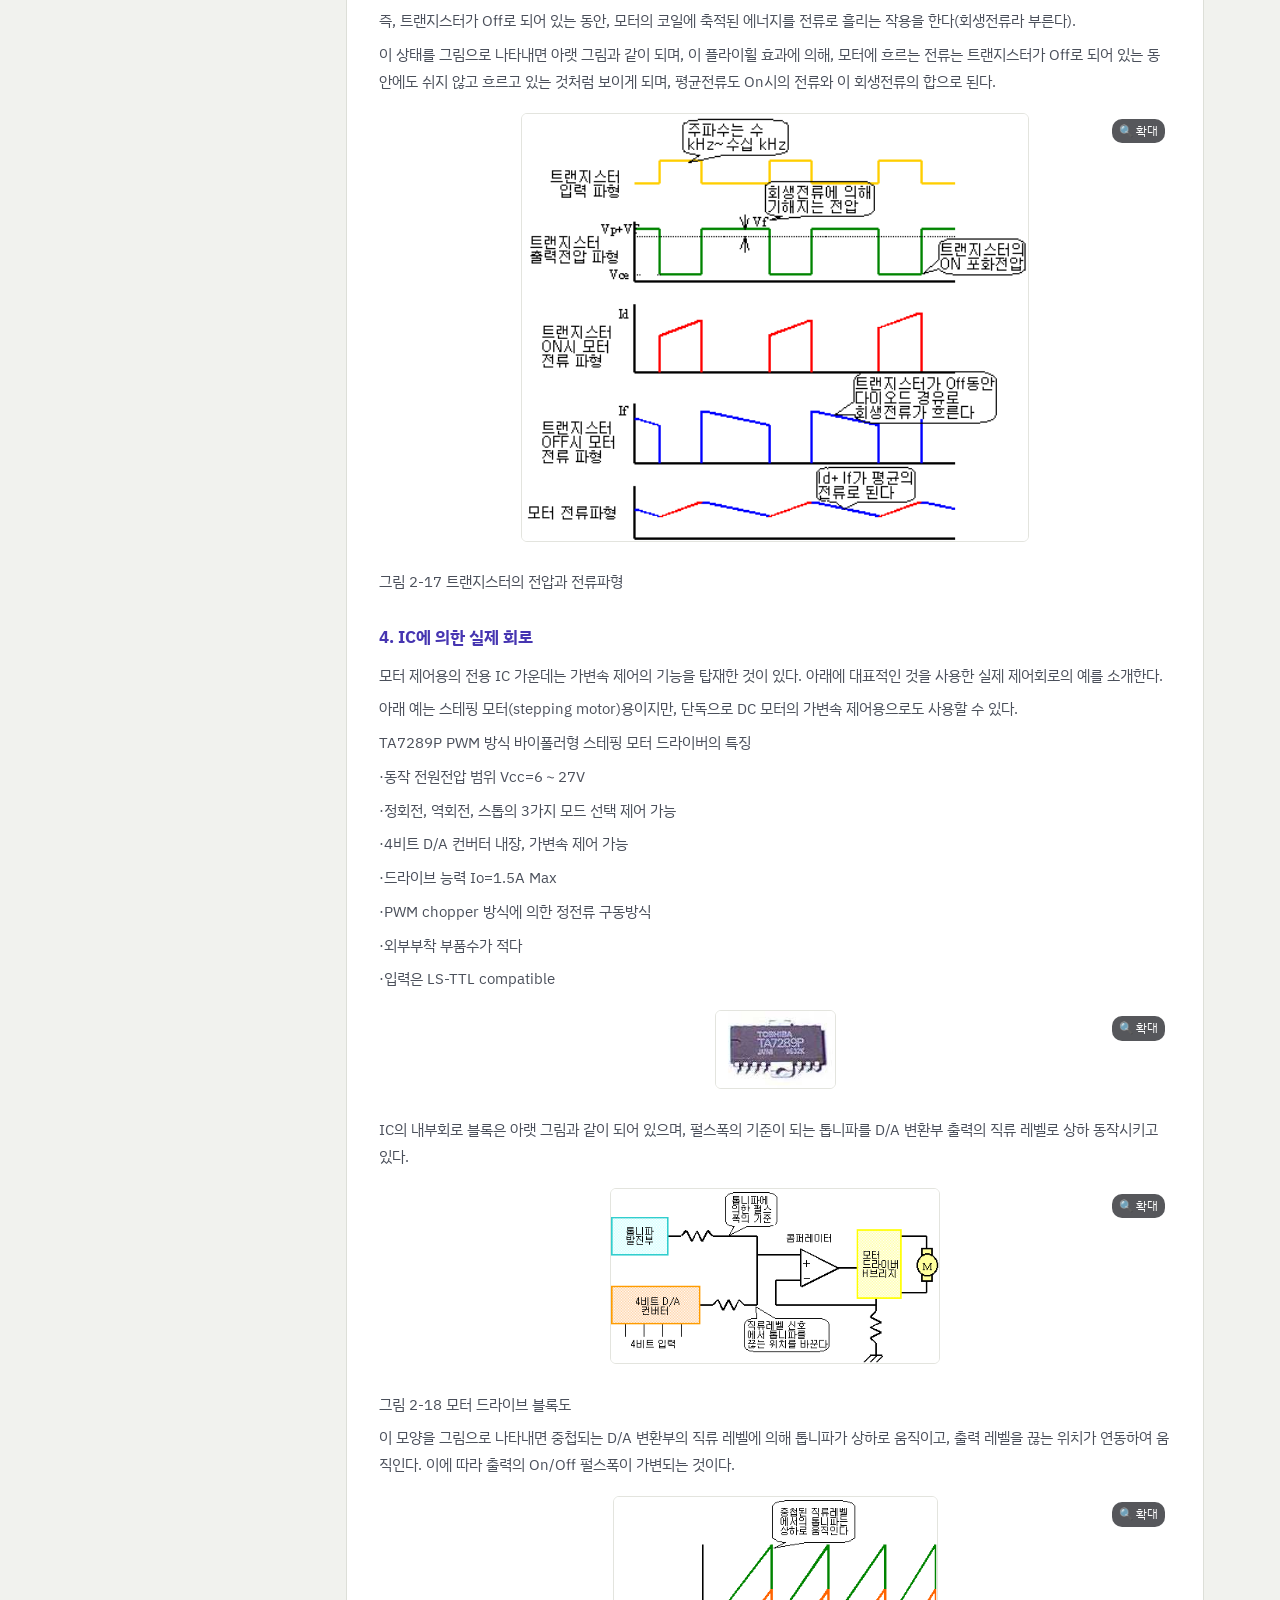
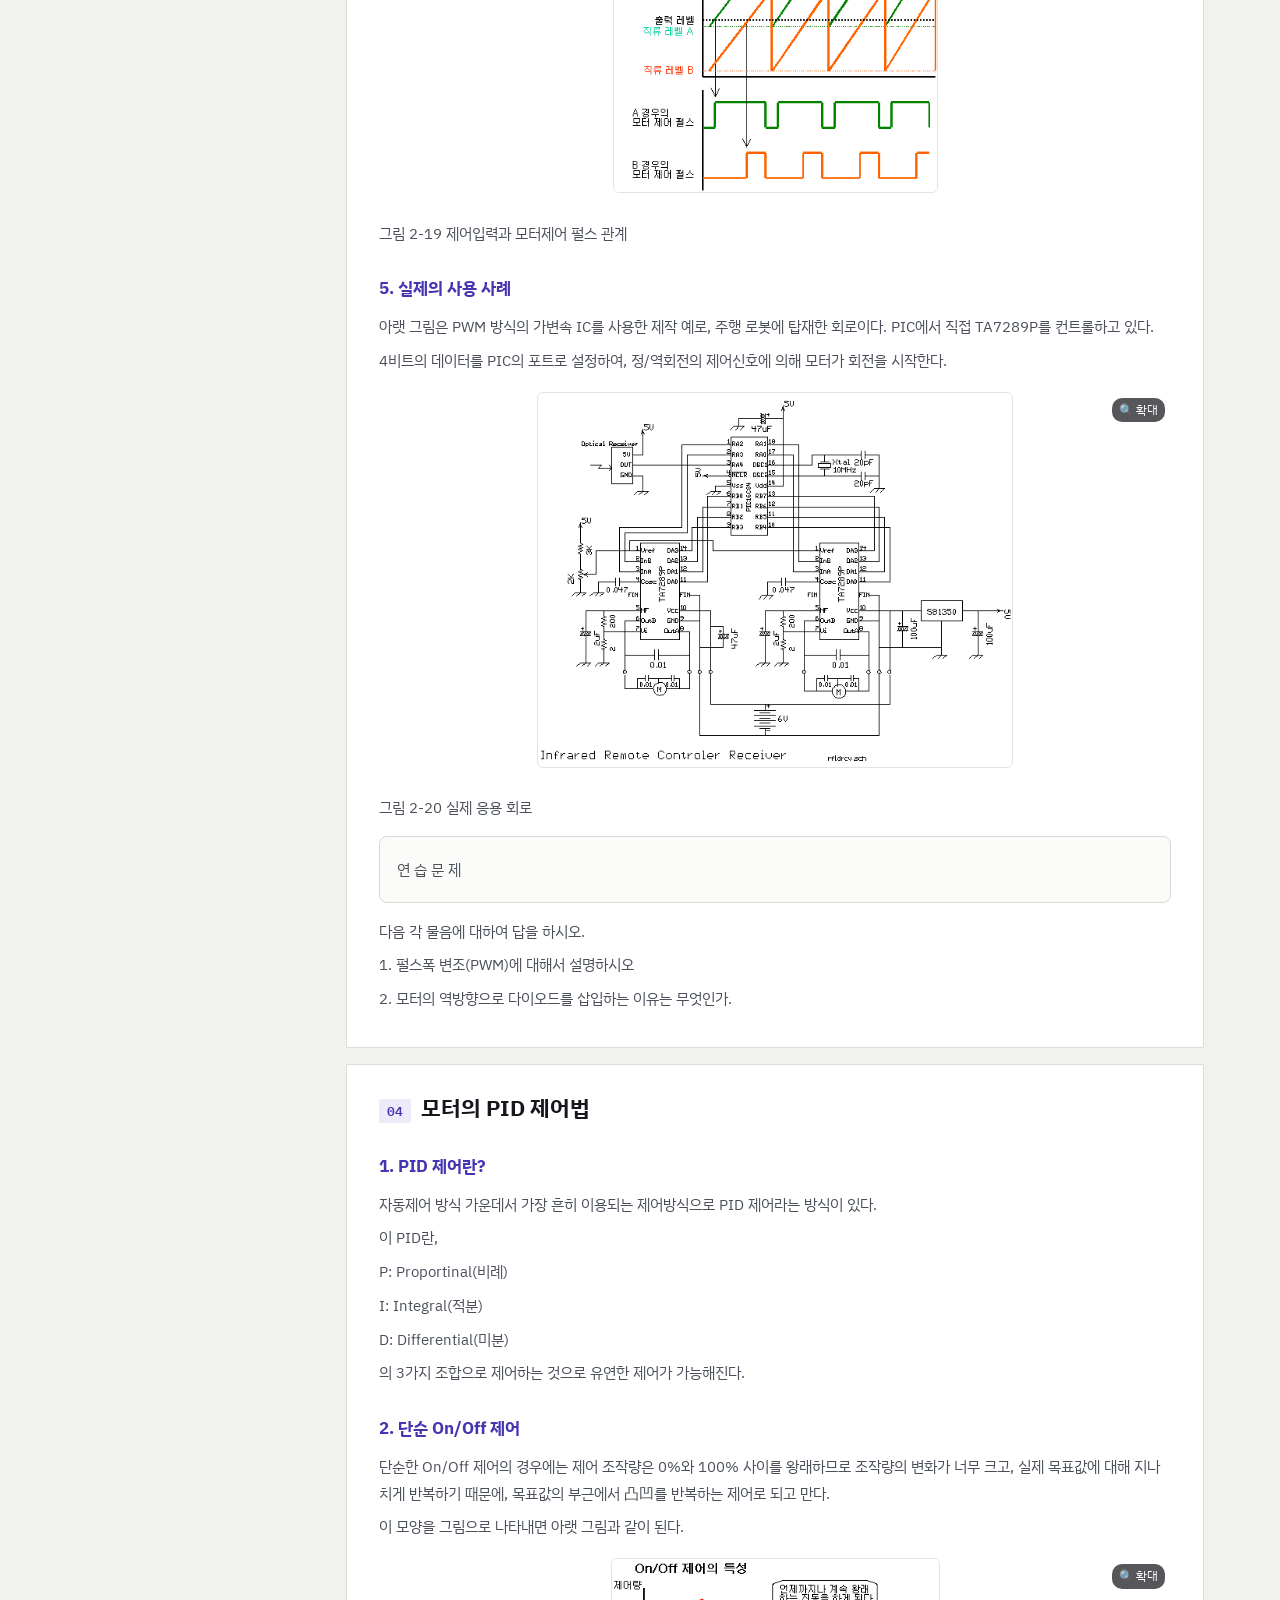
<file: ch04_dc_motor_control_v01.html>
<!doctype html>
<html lang="ko"><head><meta charset="utf-8"><meta name="viewport" content="width=device-width,initial-scale=1">
<meta name="description" content="개념 → 토크 → On/Off → 가변속(PWM) → PID"><title>제04장 · DC 모터 제어 · 라인 마이크로 로봇 제작하기</title>
<link rel="preconnect" href="https://fonts.googleapis.com"><link rel="preconnect" href="https://fonts.gstatic.com" crossorigin>
<link href="https://fonts.googleapis.com/css2?family=IBM+Plex+Sans+KR:wght@300;400;500;600;700&family=IBM+Plex+Mono:wght@400;500;600&display=swap" rel="stylesheet">
<link rel="icon" href="data:image/svg+xml,%3Csvg xmlns='http://www.w3.org/2000/svg' viewBox='0 0 32 32'%3E%3Crect width='32' height='32' rx='6' fill='%234635B1'/%3E%3Ctext x='16' y='22' font-size='14' text-anchor='middle' fill='%23FFD24A' font-family='monospace'%3EZ80%3C/text%3E%3C/svg%3E"><link rel="stylesheet" href="assets/site.css"></head><body data-chapter="ch04">
<button type="button" class="mobile-menu" id="mobile-menu" aria-controls="course-nav" aria-expanded="false">☰ 장·목차</button><div class="shade" id="shade"></div>
<header class="hero"><div class="hero-inner"><p class="kicker">MICRO ROBOT PROJECT · CHAPTER 04</p><h1>제04장 · DC 모터 제어</h1><p>개념 → 토크 → On/Off → 가변속(PWM) → PID</p><div class="chips"><span class="chip">DC 모터</span><span class="chip">H 브리지</span><span class="chip">PWM</span><span class="chip">PID</span></div></div></header>
<div class="wrap"><nav class="toc" id="course-nav" aria-label="장과 절 탐색"></nav><main class="content" id="main-content"><section class="section" id="s00"><h2><span class="num">00</span>DC 모터의 개념</h2><h3>1. 정 의</h3>
<p>DC 모터란, 고정자로 영구자석을 사용하고, 회전자(전기자)로 코일을 사용하여 구성한 것으로, 전기자에 흐르는 전류의 방향을 전환함으로써 자력의 반발, 흡인력으로 회전력을 생성시키는 모터이다.</p>
<p>모형 자동차, 무선조정용 장난감 등을 비롯하여 여러 방면에서 가장 널리 사용되고 있는 모터이다.</p>
<figure class="fig"><img src="assets/img/img_fafaf510b7.jpg" width="209" height="165" alt="그림 2-1 DC 모터의 외형" loading="lazy" decoding="async" style="width:163px"><figcaption> 그림 2-1 DC 모터의 외형 </figcaption></figure>
<p>모형용 DC 모터(RE280)</p>
<p>저가격으로 구동력도</p>
<p>크며 사용하기 쉽다</p>
<p>일반적으로 DC 모터는 회전 제어가 쉽고, 제어용 모터로서 아주 우수한 특성을 가지고 있다고 할 수 있다.</p>
<p>그러면 DC 모터는 어떤 점이 우수한가?</p>
<h3>2. DC 모터의 특성</h3>
<p>가. DC 모터의 특징</p>
<p>(1) 기동 토크가 크다</p>
<p>(2) 인가전압에 대하여 회전특성이 직선적으로 비례한다</p>
<p>(3) 입력전류에 대하여 출력 토크가 직선적으로 비례하며, 또한 출력 효율이 양호하다</p>
<p>(4) 가격이 저렴하다</p>
<p>제어성의 장점을 실제 특성면에서 보면 아랫 그림과 같이 된다.</p>
<p>나. T-I 특성(토크 대 전류)</p>
<p>흘린 전류에 대해 깨끗하게 직선적으로 토크가 비례한다. 즉, 큰 힘이 필요한 때는 전류를 많이 흘리면 되는 것이다.</p>
<p>다. T-N 특성(토크 대 회전수)</p>
<p>토크에 대하여 회전수는 직선적으로 반비례한다.</p>
<p>이것에 의하면 무거운 것을 돌릴 때는 천천히 회전시키게 되고, 이것을 빨리 회전시키기 위해서는 전류를 많이 흘리게 된다.</p>
<p>그리고, 인가전압에 대해서도 비례하며, 그림과 같이 평행하게 이동시킨 그래프로 된다.</p>
<p>이들 2가지 특성은 서로 연동하고 있기 때문에 3가지 요소는 이 그래프에서 관계를 지을 수 있다.</p>
<p>즉, 이들 특성에서 알 수 있는 것은 회전수나 토크를 일정하게 하는 제어를 하려는 경우에는 여하튼 전류를 제어하면 양자를 제어할 수 있다는 것을 나타내고 있다.</p>
<p>이것은 제어회로나 제어방식을 생각할 때, 매우 단순한 회로나 방식으로 할 수 있는 것이다. 이것이 DC 모터는 제어하기 쉽다고 하는 이유이다.</p>
<figure class="fig"><img src="assets/img/img_6a4407f23e.gif" width="400" height="336" alt="그림 2-2 DC 모터의 특성표" loading="lazy" decoding="async" style="width:479px"><figcaption> 그림 2-2 DC 모터의 특성표 </figcaption></figure>
<h3>3. DC 모터의 결점</h3>
<p>DC 모터의 가장 큰 결점으로는 그 구조상 브러시(brush)와 정류자(commutator)에 의한 기계식 접점이 있다는 점이다.</p>
<p>이것에 의한 영향은 전류(轉流)시의 전기불꽃(spark), 회전 소음, 수명이라는 형태로 나타난다.</p>
<p>그리고, 마이크로컴퓨터 제어를 하려는 경우는 &quot;노이즈&quot;가 발생하게 된다. 따라서 이 노이즈 대책이 유일한 과제가 될 수 있다.</p>
<figure class="fig"><img src="assets/img/img_193995ad78.jpg" width="201" height="148" alt="그림 2-3 DC 모터의 노이즈 제거" loading="lazy" decoding="async" style="width:157px"><figcaption> 그림 2-3 DC 모터의 노이즈 제거 </figcaption></figure>
<p>이 노이즈 대책을 위해서는 아랫 그림과 같이 각 단자와 케이스 사이에 0.01μF∼0.1μF 정도의 세라믹 콘덴서를 직접 부착한다. 이것으로 정류자에서 발생하는 전기불꽃을 흡수하여 노이즈를 억제할 수 있다.</p>
<p>DC 모터의 노이즈 대책에는 콘덴서를 케이스와 단자간에 직접 부착한다.</p>
<p>콘덴서의 리드는 가급적 짧게 한다.</p>
<h3>4. DC 모터의 규격 실례</h3>
<p>흔히 일반적으로 사용하는 소형 DC 모터의 대명사라고 할 수 있는 마부치의 모터에 대해 살펴 보기로 한다.</p>
<p>이 모터의 특성은 아래 표와 같이 되어 있다.</p>
<p>선택의 기준은 적정 부하시의 토크와 회전수의 크기이다.</p>
<p>즉, 어느 정도 무게가 있는 것을 얼마나 빠르게 동작시킬 수 있는가 하는 점이 모터를 선택하는데 필수 사항이 될 것이다.</p>
<div class="table-wrap" tabindex="0"><table class="hwp"><tr><td rowspan="3"><p>모델명</p></td><td colspan="2"><p>규정전압</p></td><td colspan="2"><p>무부하시</p></td><td colspan="5"><p>최대효율시(적정부하)</p></td><td colspan="3"><p>기동시(정지시)</p></td></tr><tr><td><p>적정</p></td><td><p>표준</p></td><td><p>회전수</p></td><td><p>전류</p></td><td><p>회전수</p></td><td><p>전류</p></td><td><p>토크</p></td><td><p>토크</p></td><td><p>출력</p></td><td><p>토크</p></td><td><p>토크</p></td><td><p>전류</p></td></tr><tr><td><p>V</p></td><td><p>V</p></td><td><p>r/min</p></td><td><p>A</p></td><td><p>r/min</p></td><td><p>A</p></td><td><p>g·cm</p></td><td><p>mN·m</p></td><td><p>W</p></td><td><p>g·cm</p></td><td><p>mN·m</p></td><td><p>A</p></td></tr><tr><td rowspan="2"><p>FA130RA</p></td><td rowspan="2"><p>1.5-3.0</p></td><td><p>1.5</p></td><td><p>9100</p></td><td><p>0.20</p></td><td><p>7000</p></td><td><p>0.66</p></td><td><p>6.0</p></td><td><p>0.59</p></td><td><p>0.43</p></td><td><p>26</p></td><td><p>2.55</p></td><td><p>2.20</p></td></tr><tr><td><p>3.0</p></td><td><p>16400</p></td><td><p>0.23</p></td><td><p>13200</p></td><td><p>0.95</p></td><td><p>8.5</p></td><td><p>0.83</p></td><td><p>1.15</p></td><td><p>44</p></td><td><p>4.31</p></td><td><p>3.92</p></td></tr><tr><td rowspan="2"><p>RE140RA</p></td><td rowspan="2"><p>1.5-3.0</p></td><td><p>1.5</p></td><td><p>8100</p></td><td><p>0.21</p></td><td><p>6100</p></td><td><p>0.66</p></td><td><p>6.5</p></td><td><p>0.64</p></td><td><p>0.41</p></td><td><p>28</p></td><td><p>2.74</p></td><td><p>2.10</p></td></tr><tr><td><p>3.0</p></td><td><p>14200</p></td><td><p>0.25</p></td><td><p>11200</p></td><td><p>0.98</p></td><td><p>10</p></td><td><p>0.98</p></td><td><p>1.15</p></td><td><p>53</p></td><td><p>5.19</p></td><td><p>3.87</p></td></tr><tr><td rowspan="2"><p>RE260RA</p></td><td rowspan="2"><p>1.5-30</p></td><td><p>1.5</p></td><td><p>6300</p></td><td><p>0.16</p></td><td><p>5000</p></td><td><p>0.64</p></td><td><p>10</p></td><td><p>0.98</p></td><td><p>0.51</p></td><td><p>50</p></td><td><p>4.90</p></td><td><p>2.56</p></td></tr><tr><td><p>3.0</p></td><td><p>12300</p></td><td><p>0.20</p></td><td><p>10100</p></td><td><p>0.97</p></td><td><p>15</p></td><td><p>1.47</p></td><td><p>1.55</p></td><td><p>90</p></td><td><p>8.82</p></td><td><p>4.73</p></td></tr><tr><td rowspan="2"><p>RE280RA</p></td><td rowspan="2"><p>1.5-3.0</p></td><td><p>1.5</p></td><td><p>4600</p></td><td><p>0.12</p></td><td><p>3700</p></td><td><p>0.53</p></td><td><p>11</p></td><td><p>1.08</p></td><td><p>0.42</p></td><td><p>62</p></td><td><p>6.08</p></td><td><p>2.30</p></td></tr><tr><td><p>3.0</p></td><td><p>9200</p></td><td><p>0.16</p></td><td><p>7800</p></td><td><p>0.85</p></td><td><p>20</p></td><td><p>1.96</p></td><td><p>1.60</p></td><td><p>130</p></td><td><p>12.7</p></td><td><p>4.70</p></td></tr><tr><td rowspan="2"><p>RE280SA</p></td><td rowspan="2"><p>1.5-4.5</p></td><td><p>3.0</p></td><td><p>7100</p></td><td><p>0.16</p></td><td><p>5900</p></td><td><p>0.88</p></td><td><p>26</p></td><td><p>2.55</p></td><td><p>1.57</p></td><td><p>170</p></td><td><p>16.7</p></td><td><p>4.80</p></td></tr><tr><td><p>4.5</p></td><td><p>10400</p></td><td><p>0.19</p></td><td><p>8900</p></td><td><p>1.15</p></td><td><p>34</p></td><td><p>3.33</p></td><td><p>3.10</p></td><td><p>240</p></td><td><p>23.5</p></td><td><p>6.90</p></td></tr><tr><td><p>RS540SH</p></td><td><p>4.5-12</p></td><td><p>12</p></td><td><p>17500</p></td><td><p>0.95</p></td><td><p>15100</p></td><td><p>5.93</p></td><td><p>325</p></td><td><p>31.9</p></td><td><p>50.3</p></td><td><p>2350</p></td><td><p>230</p></td><td><p>37.0</p></td></tr></table></div>
<p>표 2-1 마부치 DC 모터 규격표</p>
<p>[모터의 선택법]</p>
<p>실제로 모터는 어떻게 선택하면 되는가?</p>
<p>이것은 위의 표 가운데서 토크와 회전수를 기준으로 선택한다.</p>
<div class="frame"><p>연 습 문 제</p></div>
<p>다음 각 물음에 대하여 답을 하시오.</p>
<p>1. DC 모터가 무엇인지 설명하시오</p>
<p>2. DC 모터의 특징에 대해서 설명하고 장점과 단점을 나열하시오.</p></section><section class="section" id="s01"><h2><span class="num">01</span>토크를 구하는 방법과 기어의 사용법</h2><h3>1. 토크의 정의</h3>
<p>모터 등의 선택시에 필요하게 되는 파라미터 가운데서 &quot;토크&quot;라고 하는 것이 있다.</p>
<p>이 토크(torque)란, 회전력이라고도 표현할 수 있는데, 물체를 동작시키려 할 때에 필요로 하는 힘을 표현한 것이다.</p>
<p>물체를 동작시킬 때의 필요한 토크는 아랫 그림과 같이 가속기간과 등속운동 기간에서 다르다.</p>
<figure class="fig"><img src="assets/img/img_591baa9b83.gif" width="356" height="207" alt="그림 2-4 토크 곡선" loading="lazy" decoding="async" style="width:379px"><figcaption> 그림 2-4 토크 곡선 </figcaption></figure>
<h3>2. 실제 대략적인 계산 토크를 구하는 방법</h3>
<p>아랫 그림과 같은 삼륜차를 실례로, 동륜(動輪)의 축에 필요한 토크를 구하는 방법을 설명한다.</p>
<figure class="fig"><img src="assets/img/img_75f947727a.gif" width="204" height="256" alt="본문 그림" loading="lazy" decoding="async" style="width:160px"></figure>
<p>가속기간 토크</p>
<p>Tm=Ta+L</p>
<p>등속운동기간</p>
<p>Tm=L</p>
<p>Tm: 동륜축의 토털 토크</p>
<p>Ta: 가속 토크</p>
<p>L: 마찰부하 토크</p>
<p>이것을 윗 그림의 구체적인 물체에서 계산에 의해 구하려면 다음과 같이 한다.</p>
<p>Ta=J/g×2πf/t<span class="gap"></span>Ta: 가속토크(kg·cm)</p>
<p>J: 부하관성 모멘트(kg·cm2)</p>
<p>g: 중력가속도(980cm/sec2)</p>
<p>J=WD2/8<span class="gap"></span>f: 동륜의 등속운전속도(회전/sec)</p>
<p>t: 가속기간의 시간(sec)</p>
<p>W: 물체의 전체중량(kg)</p>
<p>L=μWD/4<span class="gap"></span>μ: 마찰계수(0.09)</p>
<p>D: 동륜의 직경(cm)</p>
<h3>3. 예 제</h3>
<p>다음과 같은 실제 삼륜차에서 구해 보기로 한다.</p>
<p>W: 2kg<span class="gap"></span>D:5cm<span class="gap"></span>f: 2회전/sec<span class="gap"></span>t: 0.5sec</p>
<p>J=2×5×5/8=6.25(kg·cm2)</p>
<p>Ta=6.25/980×6.28×2/0.5=0.16(kg·cm)</p>
<p>L=0.09×2×5/4=0.225(kg/cm)</p>
<p>여기서 가속기간과 등속기간의 토크는 아래와 같이 된다.</p>
<p>Tm(가속)=0.16+0.225=385(g·cm)</p>
<p>Tm(등속)=225(g·cm)</p>
<h3>4. 모터의 선택법</h3>
<p>위의 예제에 적당한 모터는 어떤 것이 될까?</p>
<p>우선 필요한 기동 토크는 385(g·cm)이지만, 안전율을 1.5배 정도로 보고, 600(g·cm) 이상으로 한다.</p>
<p>앞 페이지의 모터 카탈로그로에서 보면 기동 토크가 600(g·cm)를 넘는 것은 RS540 뿐이다. 그러나 이것으로는 모터 자체가 너무 크고 배터리나 모터의 중량을 가미하면 2kg의 전체 중량을 훨씬 넘어 버린다.</p>
<p>그러면 어떻게 하면 좋을까?</p>
<p>그렇다... 기어를 사용한다. 동륜축에 기어를 부착하여 감속시키는 방법이다. 그렇게 하면 모터의 토크를 기어에 비례하여 감속시킬 수 있다.</p>
<p>간단한 공작 실험을 한다면 모형점에서도 기어 세트를 구입할 수 있는데, 예를 들면 모터는 RE260이고, 기어 세트에서 기어비가 40:1이나 65:1인 경우, 40:1로 했을 때, RE260의 기동 토크는 50~90이므로 기어 후에는 2000부터 3600까지 할 수 있어, 필요한 600(g·cm)은 충분히 구동할 수 있다는 계산이다.</p>
<p>또, 등속 운전시에는 RE260의 적정 부하토크가 10∼15(g·cm)이므로 40배하며, 역시 400부터 600(g·cm)의 토크를 낼 수 있으므로 필요한 225×1.5배=338(g·cm)를 충분히 구동할 수 있다.</p>
<p>그러나, 가속기간의 최종 단계 무렵에는 모터의 적정 부하시의 토크로 구동하는 것이 되는 셈이므로, 600(g·cm)의 토크를 내기 위해서는 모터의 적정 부하시의 토크로 15g·cm 이상의 토크가 필요하기 때문에 1.5V로 구동하는 것은 사실 역부족이다.</p>
<p>따라서 모터에 가하는 전압은 3V로 하게 된다.</p>
<p>즉, 모터가 낼 수 있는 있는 토크는 속도가 높아지면 반비례하여 내려가는 점에 주의할 필요가 있다.</p>
<p>회전수는 충분한가?</p>
<p>적정 부하시의 RE260의 회전수는 5000∼10100이므로 이 40분의 1은 125∼252 회전/분이므로, 2회전/sec 즉 120회전/분을 충분히 커버할 수 있다.</p>
<p>이 관계를 그림으로 나타낸 것이 아랫 그림인데, 황색의 범위가 필요하게 되는 토크와 회전수의 범위로 되지만, 이것이 모터의 적정부가 동작의 범위내에 들어가 있으면 문제없이 구동할 수 있는 것이다.</p>
<figure class="fig"><img src="assets/img/img_d42fad21f3.gif" width="449" height="361" alt="그림 2-5 DC 모터의 특성표" loading="lazy" decoding="async" style="width:359px"><figcaption> 그림 2-5 DC 모터의 특성표 </figcaption></figure>
<h3>5. 기어 세트의 예</h3>
<p>실제로 실험에서 사용하는 기어 세트의 예를 다음 표에 나타낸다.</p>
<div class="table-wrap" tabindex="0"><table class="hwp"><tr><td><p>기어 명칭</p></td><td><p>저속 기어비</p></td><td><p>고속 기어비</p></td><td><p>사용 모터</p></td></tr><tr><td><p>하이스피드박스</p></td><td><p>11.6:1</p></td><td><p>18:1</p></td><td><p>RE260</p>
<p>RE140</p></td></tr><tr><td><p>하이파워박스</p></td><td><p>41.7:1</p></td><td><p>64.8:1</p></td><td><p>RE260</p>
<p>RE140</p></td></tr><tr><td><p>웜기어박스</p></td><td><p>216:1</p></td><td><p>336:1</p></td><td><p>RE260</p>
<p>RE140</p></td></tr><tr><td><p>유성 기어박스</p></td><td colspan="2"><p>4:1~400:1까지 14종</p></td><td><p>RE260</p>
<p>RE140</p></td></tr></table></div>
<div class="frame"><p>연 습 문 제</p></div>
<p>다음 각 물음에 대하여 답을 하시오.</p>
<p>1. 토크란 무엇인지 간단하게 설명하시오.</p>
<p>2. 실제 대략적인 토크를 구하는 방법에서 고려해야할 사항은 무엇인가? 삼륜차를 예로 설명하시오.</p></section><section class="section" id="s02"><h2><span class="num">02</span>모터의 On/Off 제어법</h2><h3>1. 모터 제어의 기본회로</h3>
<p>모터를 컴퓨터로 제어할 때의 기본은 On/Off 제어이다.</p>
<p>즉, 모터의 기동, 정지에 대해서만 제어한다.</p>
<p>기동, 정지에 대해서만 제어하는 것은 모든 모터 제어의 기본이다.</p>
<p>모터를 On/Off 제어할 때의 기본회로에는 몇 가지 있다.</p>
<p>가. 트랜지스터 구동(이미터 부하)</p>
<p>아래 그림의 회로에 의해 트랜지스터를 On/Off함으로써 모터를 On/Off한다. 그러나, 이 회로는 트랜지스터가 완전히 포화되는 On 상태로는 할 수 없고, Vce가 크기 때문에 전압손실이 커지고 만다.</p>
<p>동작으로서는 자동적으로 부귀환이 동작하기 때문에 동작은 안정적이다.</p>
<p>이 때문에 간단한 속도제어를 하기 위해 OP 앰프를 추가한 회로가 사용된다.</p>
<p>이 경우, 트랜지스터에서의 전력손실이 그대로 열로 되기 때문에 트랜지스터의 열대책은 충분히 고려할 필요가 있다.</p>
<figure class="fig"><img src="assets/img/img_a6e3341069.gif" width="254" height="195" alt="본문 그림" loading="lazy" decoding="async" style="width:199px"></figure>
<figure class="fig"><img src="assets/img/img_30e2176ffc.gif" width="296" height="172" alt="본문 그림" loading="lazy" decoding="async" style="width:232px"></figure>
<p>그림 2-6 트랜지스터 구동(이미터 구동)</p>
<p>나. 트랜지스터 구동(컬렉터 부하)</p>
<p>모터를 트랜지스터 컬렉터의 부하로 이용한 것으로, 트랜지스터가 완전히 포화된 On 상태로 구동할 수 있기 때문에 드라이브 능력이 크고 전압손실도 적게 할 수 있다. 따라서 일반적으로는 이 회로가 많이 사용되고 있다.</p>
<figure class="fig"><img src="assets/img/img_d4830d9f47.gif" width="254" height="195" alt="본문 그림" loading="lazy" decoding="async" style="width:199px"></figure>
<p>그림 2-7 트랜지스터 구동(컬렉터 구동)</p>
<p>다. 역기전력의 처리</p>
<p>트랜지스터가 On으로 되어 모터가 회전하고 있는 동안에는 모터의 코일에 에너지가 축적되어 있다.</p>
<p>그리고 트랜지스터가 Off로 되면 그 에너지를 방출하려고 하기 때문에, 모터 코일의 양단에는 플러스, 마이너스가 역방향의 기전력이 발생한다.</p>
<p>이 전압은 매우 크기 때문에 그대로는 트랜지스터가 파괴되어 버리는 경우도 있다.</p>
<p>그래서, 이 대책으로, 코일을 쇼트시켜 남아 있는 에너지를 순간적으로 전류로서 흘려 버리는 식으로 해서, 역기전력을 억제하도록 한다.</p>
<p>이 기능을 하는 것이 아랫 그림의 다이오드이며, 역방향의 기전력만 쇼트시키고, 통상적인 전압에 대해서는 고저항으로 되어 전류가 흐르지 않도록 하는 것이다.</p>
<figure class="fig"><img src="assets/img/img_c77bc17fc8.gif" width="290" height="195" alt="본문 그림" loading="lazy" decoding="async" style="width:227px"></figure>
<p>그림 2-8 역기전력 처리</p>
<h3>2. H 브리지 제어회로</h3>
<p>모터의 On/Off 제어는 상기의 회로를 사용해도 문제없이 할 수 있다. 그러나 회전의 방향을 바꾸고 싶을 때는 어떻게 하면 좋은가?</p>
<p>모터에 가하는 전압의 플러스, 마이너스를 반대로 하면 모터는 역회전하지만, 위의 회로에서는 그것이 곤란하다.</p>
<p>그래서, 단일전원으로 모터에 가하는 전압의 방향을 바꿀 수 있는 회로로 고안된 것이 &quot;H 브리지 회로&quot;이다.</p>
<p>기본 구성은 아랫 그림과 같이 되어 있으며, H형으로 되어 있으므로 이렇게 부르고 있다.</p>
<p>기본동작은 Q1과 Q4의 트랜지스터만 동시에 On으로 하면 청색선과 같이 전류가 흐르고, 모터는 정회전한다.</p>
<p>반대로 Q2와 Q3만 On으로 하면 적색선과 같이 전류가 흐르고, 모터는 역회전하게 된다.</p>
<p>그리고, Q3과 Q4만 동시에 On으로 하면 모터에 브레이크를 거는 동작으로 된다.</p>
<figure class="fig"><img src="assets/img/img_8cddabf5e7.gif" width="236" height="211" alt="본문 그림" loading="lazy" decoding="async" style="width:185px"></figure>
<p>그림 2-9 H 브릿지 모터 제어회로</p>
<h3>3. 모터 드라이버 IC</h3>
<p>최근에는 모터 드라이브용의 전용 IC가 나돌고 있는데, 이런 IC 내부에는 위의 H 브리지가 내장되어 있는 것이 대부분이므로, 트랜지스터 등의 개별 부품으로 구성할 필요는 거의 없다.</p>
<p>당연한 일이지만, 역기전력 흡수용의 다이오드도 내장되어 있으며, 그 외에 열차단 회로나 과전류 보호회로도 내장되어 있다.</p>
<p>TA7257P</p>
<p>·출력전류 1.5A(ave) 4.5A(peak)로 대용량</p>
<p>·모드는 정회전, 역회전, 스톱, 브레이크의 4가지 모드</p>
<p>·역기전력 흡수용 다이오드 내장, 열차단, 과전류 보호회로 내장</p>
<p>·동작전원전압 6∼18V</p>
<figure class="fig"><img src="assets/img/img_c66584dc34.jpg" width="294" height="122" alt="본문 그림" loading="lazy" decoding="async" style="width:230px"></figure>
<p>그림 2-10 IC의 외형</p>
<p>TA7291P</p>
<p>·최대 전원전압: 4.5∼20V</p>
<p>·출력전류: 1.0A(평균) 1.5A(최대)</p>
<p>·열차단 회로 내장</p>
<p>·출력단자 protector 회로 내장</p>
<p>·역기전력 흡수용 다이오드 내장</p>
<p>·입력 histeresis 회로 내장</p>
<p>·standby 회로 내장</p>
<p>이들 IC의 내부는 아랫 그림과 같이 되어 있으며, H 브리지가 내장되어 있다.</p>
<figure class="fig"><img src="assets/img/img_7018a47202.gif" width="375" height="180" alt="본문 그림" loading="lazy" decoding="async" style="width:294px"></figure>
<p>그림 2-11 IC의 내부</p>
<h3>4. 실제 사용 예</h3>
<p>모터 제어용 드라이버 IC의 실제 사용 회로 예는 아랫 그림과 같이 된다. PIC에 접속하는 것은 IN1, IN2의 2라인 뿐이며, 이것으로 정/역회전, 스톱을 제어할 수 있다.</p>
<p>아랫 그림은 무선조정 자동차의 차량 탑재측 컨트롤러이며, 2개의 모터를 무선조정 수신기로부터의 시리얼 신호를 해석하여 펄스폭에 따라 전진/후진을 제어한다.</p>
<figure class="fig"><img src="assets/img/img_1bdbacecec.gif" width="608" height="336" alt="본문 그림" loading="lazy" decoding="async" style="width:476px"></figure>
<p>그림 2-13 DC 모터 응용 회로</p>
<div class="frame"><p>연 습 문 제</p></div>
<p>다음 각 물음에 대하여 답을 하시오.</p>
<p>1. 트랜지스터 이용 모터를 구동시 이미터 부하 구동방식에 대해서 설명하시오.</p>
<p>2. H 브릿지 모터제어회로의 동작원리를 설명하시오.</p></section><section class="section" id="s03"><h2><span class="num">03</span>DC 모터의 가변속 제어법</h2><h3>1. DC 모터의 가변속 제어</h3>
<p>DC 모터의 속도를 연속적으로 바꾸려는 경우에는 어떻게 하는가?</p>
<p>기본적으로는 DC 모터에 가하는 전압을 바꾸면 속도는 변화한다.</p>
<p>단순히 모터의 코일에 흐르는 전류와 속도가 정비례하기 때문에 아랫 그림과 같이 하여 모터의 구동전압을 변화시키면 속도를 가변으로 할 수 있는 것이다.</p>
<figure class="fig"><img src="assets/img/img_c77bc17fc8.gif" width="290" height="195" alt="본문 그림" loading="lazy" decoding="async" style="width:274px"></figure>
<p>그림 2-13 DC 모터의 드라이브 회로</p>
<p>이 구동전압을 변화시키는 방법으로 아날로그 방식과 펄스폭 변조방식의 두 가지 방법이 있다.</p>
<h3>2. 아날로그 방식의 가변속 제어</h3>
<p>직접 구동전압 그 자체를 변화시키는 것으로, 기본회로는 아랫 그림과 같다.</p>
<p>즉, 트랜지스터로 전압 dropper를 구성하고, 컬렉터 이미터간의 드롭 전압을 바꿈으로써 모터에 가해지는 구동전압을 가변으로 한다.</p>
<p>이 기본원리에 의해, 드롭퍼 전압이 그대로 열로 되어 손실로 되며, 특히 저속으로 할 때, 전력 사용 효율이 나빠지고 만다.</p>
<p>이 손실로 인해 발생하는 열대책을 위해, 큰 방열판을 필요로 하기 때문에 전체가 대형으로 되고 만다.</p>
<p>그러나, 소형 모터이고, 게다가 속도의 가변폭이 작아도 좋은 경우에는 손실을 작게 할 수 있다는 점과, 제어회로가 간단하기 때문에 흔히 사용되고 있다.</p>
<figure class="fig"><img src="assets/img/img_30e2176ffc.gif" width="296" height="172" alt="본문 그림" loading="lazy" decoding="async" style="width:366px"></figure>
<p>그림 2-14 OP-AMP이용 모터 제어회로</p>
<h3>3. 펄스폭 변조(PWM) 방식</h3>
<p>PWM 방식은 결과적으로는 구동전압을 바꾸고 있는 것과 같은 효과를 내고 있지만, 그 방법이 펄스폭에 따르고 있으므로 펄스폭 변조(PWM: Pulse Width Modulation)라 부르고 있다.</p>
<p>구체적으로는 모터 구동전원을 일정 주기로 On/Off 하는 펄스 형상으로 하고, 그 펄스의 duty비(On 시간과 Off 시간의 비)를 바꿈으로써 실현하고 있다. 이것은 DC 모터가 빠른 주파수의 변화에는 기계 반응을 하지 않는다는 것을 이용하고 있다.</p>
<p>기본회로는 아랫 그림과 같으며, 그림에서 트랜지스터를 일정시간 간격으로 On/off하면 구동전원이 On/Off 되는 것이다.</p>
<figure class="fig"><img src="assets/img/img_c77bc17fc8.gif" width="290" height="195" alt="본문 그림" loading="lazy" decoding="async" style="width:275px"></figure>
<p>그림 2-15 DC 모터 구동 드라이브 회로</p>
<p>이 펄스 형상의 전압으로 DC 모터를 구동했을 때의 실제 모터에 가해지는 전압 파형은 아랫 그림과 같이 되며, 평균전력, 전압을 생각하면 외관상, 구동전압이 변화하고 있는 것이다.</p>
<figure class="fig"><img src="assets/img/img_02f6512ca0.gif" width="347" height="124" alt="본문 그림" loading="lazy" decoding="async" style="width:403px"></figure>
<p>그림 2-16 모터의 구동 전압파형</p>
<p>여기서 중요한 기능을 담당하고 있는 것이 위의 회로도에 있는 다이오드이며, 일반적인 전원용 다이오드를 사용하지만, 그 동작 기능에 의해 flywheel diode라 부르고 있다.</p>
<p>즉, 트랜지스터가 Off로 되어 있는 동안, 모터의 코일에 축적된 에너지를 전류로 흘리는 작용을 한다(회생전류라 부른다).</p>
<p>이 상태를 그림으로 나타내면 아랫 그림과 같이 되며, 이 플라이휠 효과에 의해, 모터에 흐르는 전류는 트랜지스터가 Off로 되어 있는 동안에도 쉬지 않고 흐르고 있는 것처럼 보이게 되며, 평균전류도 On시의 전류와 이 회생전류의 합으로 된다.</p>
<figure class="fig"><img src="assets/img/img_b1e11aff31.gif" width="423" height="357" alt="본문 그림" loading="lazy" decoding="async" style="width:508px"></figure>
<p>그림 2-17 트랜지스터의 전압과 전류파형</p>
<h3>4. IC에 의한 실제 회로</h3>
<p>모터 제어용의 전용 IC 가운데는 가변속 제어의 기능을 탑재한 것이 있다. 아래에 대표적인 것을 사용한 실제 제어회로의 예를 소개한다.</p>
<p>아래 예는 스테핑 모터(stepping motor)용이지만, 단독으로 DC 모터의 가변속 제어용으로도 사용할 수 있다.</p>
<p>TA7289P PWM 방식 바이폴러형 스테핑 모터 드라이버의 특징</p>
<p>·동작 전원전압 범위 Vcc=6∼27V</p>
<p>·정회전, 역회전, 스톱의 3가지 모드 선택 제어 가능</p>
<p>·4비트 D/A 컨버터 내장, 가변속 제어 가능</p>
<p>·드라이브 능력 Io=1.5A Max</p>
<p>·PWM chopper 방식에 의한 정전류 구동방식</p>
<p>·외부부착 부품수가 적다</p>
<p>·입력은 LS-TTL compatible</p>
<figure class="fig"><img src="assets/img/img_d2f8d3076c.jpg" width="155" height="100" alt="본문 그림" loading="lazy" decoding="async" style="width:121px"></figure>
<p>IC의 내부회로 블록은 아랫 그림과 같이 되어 있으며, 펄스폭의 기준이 되는 톱니파를 D/A 변환부 출력의 직류 레벨로 상하 동작시키고 있다.</p>
<figure class="fig"><img src="assets/img/img_e3b7a6c5a8.gif" width="422" height="225" alt="본문 그림" loading="lazy" decoding="async" style="width:330px"></figure>
<p>그림 2-18 모터 드라이브 블록도</p>
<p>이 모양을 그림으로 나타내면 중첩되는 D/A 변환부의 직류 레벨에 의해 톱니파가 상하로 움직이고, 출력 레벨을 끊는 위치가 연동하여 움직인다. 이에 따라 출력의 On/Off 펄스폭이 가변되는 것이다.</p>
<figure class="fig"><img src="assets/img/img_43ed3150d5.gif" width="415" height="379" alt="본문 그림" loading="lazy" decoding="async" style="width:325px"></figure>
<p>그림 2-19 제어입력과 모터제어 펄스 관계</p>
<h3>5. 실제의 사용 사례</h3>
<p>아랫 그림은 PWM 방식의 가변속 IC를 사용한 제작 예로, 주행 로봇에 탑재한 회로이다. PIC에서 직접 TA7289P를 컨트롤하고 있다.</p>
<p>4비트의 데이터를 PIC의 포트로 설정하여, 정/역회전의 제어신호에 의해 모터가 회전을 시작한다.</p>
<figure class="fig"><img src="assets/img/img_835986455d.gif" width="608" height="480" alt="본문 그림" loading="lazy" decoding="async" style="width:476px"></figure>
<p>그림 2-20 실제 응용 회로</p>
<div class="frame"><p>연 습 문 제</p></div>
<p>다음 각 물음에 대하여 답을 하시오.</p>
<p>1. 펄스폭 변조(PWM)에 대해서 설명하시오</p>
<p>2. 모터의 역방향으로 다이오드를 삽입하는 이유는 무엇인가.</p></section><section class="section" id="s04"><h2><span class="num">04</span>모터의 PID 제어법</h2><h3>1. PID 제어란?</h3>
<p>자동제어 방식 가운데서 가장 흔히 이용되는 제어방식으로 PID 제어라는 방식이 있다.</p>
<p>이 PID란,</p>
<p>P: Proportinal(비례)</p>
<p>I: Integral(적분)</p>
<p>D: Differential(미분)</p>
<p>의 3가지 조합으로 제어하는 것으로 유연한 제어가 가능해진다.</p>
<h3>2. 단순 On/Off 제어</h3>
<p>단순한 On/Off 제어의 경우에는 제어 조작량은 0%와 100% 사이를 왕래하므로 조작량의 변화가 너무 크고, 실제 목표값에 대해 지나치게 반복하기 때문에, 목표값의 부근에서 凸凹를 반복하는 제어로 되고 만다.</p>
<p>이 모양을 그림으로 나타내면 아랫 그림과 같이 된다.</p>
<figure class="fig"><img src="assets/img/img_78001bbd3a.gif" width="420" height="309" alt="본문 그림" loading="lazy" decoding="async" style="width:329px"></figure>
<p>그림 2-21 ON/OFF 제어의 특성 파형</p>
<h3>3. 비례 제어</h3>
<p>이에 대해 조작량을 목표값과 현재 위치와의 차에 비례한 크기가 되도록 하며, 서서히 조절하는 제어 방법이 비례 제어라고 하는 방식이다.</p>
<p>이렇게 하면 목표값에 접근하면 미묘한 제어를 가할 수 있기 때문에 미세하게 목표값에 가까이 할 수 있다.</p>
<p>이 모양은 아랫 그림과 같이 나타낼 수 있다.</p>
<figure class="fig"><img src="assets/img/img_c851a5c18f.gif" width="366" height="309" alt="본문 그림" loading="lazy" decoding="async" style="width:361px"></figure>
<p>그림 2-22 비례제어의 특성 곡선</p>
<h3>4. PI 제어</h3>
<p>비례 제어로 잘 제어할 수 있을 것으로 생각하겠지만, 실제로는 제어량이 목표값에 접근하면 문제가 발생한다.</p>
<p>그것은 조작량이 너무 작아지고, 그 이상 미세하게 제어할 수 없는 상태가 발생한다. 결과는 목표값에 아주 가까운 제어량의 상태에서 안정한 상태로 되고 만다.</p>
<p>이렇게 되면 목표값에 가까워지지만, 아무리 시간이 지나도 제어량과 완전히 일치하지 않는 상태로 되고 만다.</p>
<p>이 미소한 오차를 &quot;잔류편차&quot;라고 한다. 이 잔류편차를 없애기 위해 사용되는 것이 적분 제어이다.</p>
<p>즉, 미소한 잔류편차를 시간적으로 누적하여, 어떤 크기로 된 곳에서 조작량을 증가하여 편차를 없애는 식으로 동작시킨다.</p>
<p>이와 같이, 비례 동작에 적분 동작을 추가한 제어를 &quot;PI 제어&quot;라 부른다.</p>
<p>이것을 그림으로 나타내면 아랫 그림과 같이 된다.</p>
<figure class="fig"><img src="assets/img/img_3790b38ba1.gif" width="368" height="357" alt="본문 그림" loading="lazy" decoding="async" style="width:385px"></figure>
<p>그림 2-23 적분 제어의 특성 곡선</p>
<h3>5. 미분 제어와 PID 제어</h3>
<p>PI 제어로 실제 목표값에 가깝게 하는 제어는 완벽하게 할 수 있다. 그러나 또 하나 개선의 여지가 있다.</p>
<p>그것은 제어 응답의 속도이다. PI 제어에서는 확실히 목표값으로 제어할 수 있지만, 일정한 시간(시정수)이 필요하다.</p>
<p>이때 정수가 크면 외란이 있을 때의 응답 성능이 나빠진다.</p>
<p>즉, 외란에 대하여 신속하게 반응할 수 없고, 즉시 원래의 목표값으로는 돌아갈 수 없다는 것이다.</p>
<p>그래서, 필요하게 된 것이 미분 동작이다.</p>
<p>이것은 급격히 일어나는 외란에 대해 편차를 보고, 전회 편차와의 차가 큰 경우에는 조작량을 많이 하여 기민하게 반응하도록 한다.</p>
<p>이 전회와의 편차에 대한 변화차를 보는 것이 &quot;미분&quot;에 상당한다.</p>
<p>이 미분동작을 추가한 PID 제어의 경우, 제어 특성은 아랫 그림과 같이 된다.</p>
<p>이것으로 알 수 있듯이 처음에는 상당히 over drive하는 듯이 제어하여, 신속히 목표값이 되도록 적극적으로 제어해 간다.</p>
<figure class="fig"><img src="assets/img/img_70bdd5e827.gif" width="366" height="321" alt="본문 그림" loading="lazy" decoding="async" style="width:287px"></figure>
<p>그림 2-24 미분제어 특성 곡선</p>
<h3>6. 컴퓨터에 의한 PID 제어 알고리즘</h3>
<p>원래 PID 제어는 연속한 아날로그량을 제어하는 것이 기본으로 되어 있다. 그러나, 컴퓨터의 프로그램으로 PID 제어를 실현하려고 하는 경우에는 연속적인 양을 취급할 수 없다. 왜냐하면, 컴퓨터 데이터의 입출력은 일정시간 간격으로밖에 할 수 없기 때문이다.</p>
<p>게다가 미적분 연산을 착실히 하고 있는 것에서는 연산에 요하는 능력으로 인해 고성능의 컴퓨터가 필요하게 되고 만다.</p>
<p>그래서 생각된 것이 샘플링 방식(이산값)에 적합한 PID 연산 방식이다.</p>
<p>우선, 샘플링 방식의 PID 제어의 기본식은 다음과 같이 표현된다.</p>
<p>조작량=Kp×편차+Ki×편차의 누적값+Kd×전회 편차와의 차</p>
<p>(비례항)<span class="gap"></span>(적분항)<span class="gap"></span>(미분항)</p>
<p>기호로 나타내면</p>
<p>MVn=MVn-1+ΔMVn</p>
<p>ΔMVn=Kp(en-en-1)+Ki en+Kd((en-en-1)-(en-1-en-2))</p>
<p>MVn, MVn-1: 금회, 전회 조작량</p>
<p>ΔMVn: 금회 조작량 미분</p>
<p>en, en-1, en-2: 금회, 전회, 전전회의 편차</p>
<p>이것을 프로그램으로 실현하기 위해서는 이번과 전회의 편차값만 측정할 수 있으면 조작량을 구할 수 있다.</p>
<h3>7. 파라미터를 구하는 방법</h3>
<p>PID 제어 방식에 있어서의 과제는 각 항에 붙는 정수, Kp, Ki, Kd를 정하는 방법이다.</p>
<p>이것의 최적값을 구하는 방법은 몇 가지 있지만, 어느 것이나 난해하며, 소형의 마이크로컴퓨터로 실현하기 위해서는 번거로운 것이다(tuning이라 부른다).</p>
<p>그래서, 이 파라미터는 cut and try로 실제 제어한 결과에서 최적한 값을 구하고, 그 값을 설정하도록 한다.</p>
<p>참고로 튜닝의 수법을 소개하면 스텝 응답법과 한계 감도법이 유명한 수법이다.</p>
<p>또, 프로세스 제어 분야에서는 이 튜닝을 자동적으로 실행하는 Auto tuning 기능을 갖는 자동제어 유닛도 있다. 이것에는 제어 결과를 학습하고, 그 결과로부터 항상 최적한 파라미터값을 구하여 다음 제어 사이클에 반영하는 기능도 실장되어 있다.</p>
<p>여기서 스텝 응답법에 있어서 파라미터를 구하는 방법을 소개한다.</p>
<p>우선, 제어계의 입력에 스텝 신호를 가하고, 그 출력 결과가 아랫 그림이라고 하자(파라미터는 적당히 설정해 둔다).</p>
<figure class="fig"><img src="assets/img/img_082e1959b8.gif" width="378" height="228" alt="본문 그림" loading="lazy" decoding="async" style="width:348px"></figure>
<p>그림 2-25 파라미터 설정</p>
<p>윗 그림과 같이 상승의 곡선에 접선을 긋고, 그것과 축과의 교점, 정상값의 63%에 해당하는 값으로 된 곳의 2점에서,</p>
<p>L: 낭비시간 T: 시정수 K: 정상값의 3가지 값을 구한다.</p>
<p>이 값으로부터, 각 파라미터는 아래 표와 같이 구할 수 있다.</p>
<div class="table-wrap" tabindex="0"><table class="hwp"><tr><td><p>제어 동작 종별</p></td><td><p>Kp의 값</p></td><td><p>Ki의 값</p></td><td><p>Kd의 값</p></td></tr><tr><td><p>비례 제어</p></td><td><p>0.3~0.7T/KL</p></td><td><p>0</p></td><td><p>0</p></td></tr><tr><td><p>PI 제어</p></td><td><p>0.35~0.6T/KL</p></td><td><p>0.3~0.6/KL</p></td><td><p>0</p></td></tr><tr><td><p>PID 제어</p></td><td><p>0.6~0.95T/KL</p></td><td><p>0.6~0.7/KL</p></td><td><p>0.3~0.45T/K</p></td></tr></table></div>
<p>표 2-3 각 파라미터의 결정</p>
<p>이 파라미터에 범위가 있지만, 이 크기에 의한 차이는 특성의 차이로 나타나며, 아랫 그림과 같이, 파라미터가 많은 경우에는 미분, 적분 효과가 빨리 효력이 나타나므로 아랫 그림의 적색선의 특성과 같이 overshoot이 크게 눈에 띈다. 파라미터가 작은 쪽의 경우는 하측 황색선의 특성과 같이 된다.</p>
<figure class="fig"><img src="assets/img/img_7559ff5342.gif" width="366" height="196" alt="본문 그림" loading="lazy" decoding="async" style="width:287px"></figure>
<p>그림 2-26 PID 파라미터의 특성의 차이</p>
<div class="frame"><p>연 습 문 제</p></div>
<p>다음 각 물음에 대하여 답을 하시오.</p>
<p>1. PID 제어란 무엇인가 간단히 설명하시오.</p>
<p>2. 비례제어 및 PI제어 및 PD제어에 대해서 설명하시오.</p></section><div class="chapter-links" id="chapter-links"></div></main></div>
<footer class="footer">라인 마이크로 로봇 제작하기 · v01 · 프로젝트지도서 99-36 (대한상공회의소 직업교육훈련사업단) 웹 변환본</footer>
<script>window.COURSE={"title": "라인 마이크로 로봇 제작하기", "short_title": "MICRO ROBOT PROJECT", "home_label": "전체 학습 안내서", "chapters": [{"id": "ch01", "number": 1, "title": "프로젝트 개요", "file": "ch01_project_overview_v01.html"}, {"id": "ch02", "number": 2, "title": "Z80 원보드 컴퓨터", "file": "ch02_z80_one_board_computer_v01.html"}, {"id": "ch03", "number": 3, "title": "8251 시리얼 통신", "file": "ch03_8251_serial_v01.html"}, {"id": "ch04", "number": 4, "title": "DC 모터 제어", "file": "ch04_dc_motor_control_v01.html"}, {"id": "ch05", "number": 5, "title": "센서와 신호 검출", "file": "ch05_sensors_v01.html"}, {"id": "ch06", "number": 6, "title": "프레임과 바퀴 제작", "file": "ch06_frame_and_wheels_v01.html"}, {"id": "ch07", "number": 7, "title": "운용 프로그램 제작", "file": "ch07_z80_assembly_v01.html"}, {"id": "ch08", "number": 8, "title": "학습활동 안내", "file": "ch08_learning_activities_v01.html"}, {"id": "ch09", "number": 9, "title": "계획·보고·평가", "file": "ch09_plan_report_evaluation_v01.html"}, {"id": "ch10", "number": 10, "title": "회로도·발표 자료", "file": "ch10_resources_v01.html"}]};</script><script src="assets/site.js"></script><script src="assets/zoom.js"></script></body></html>
</file>
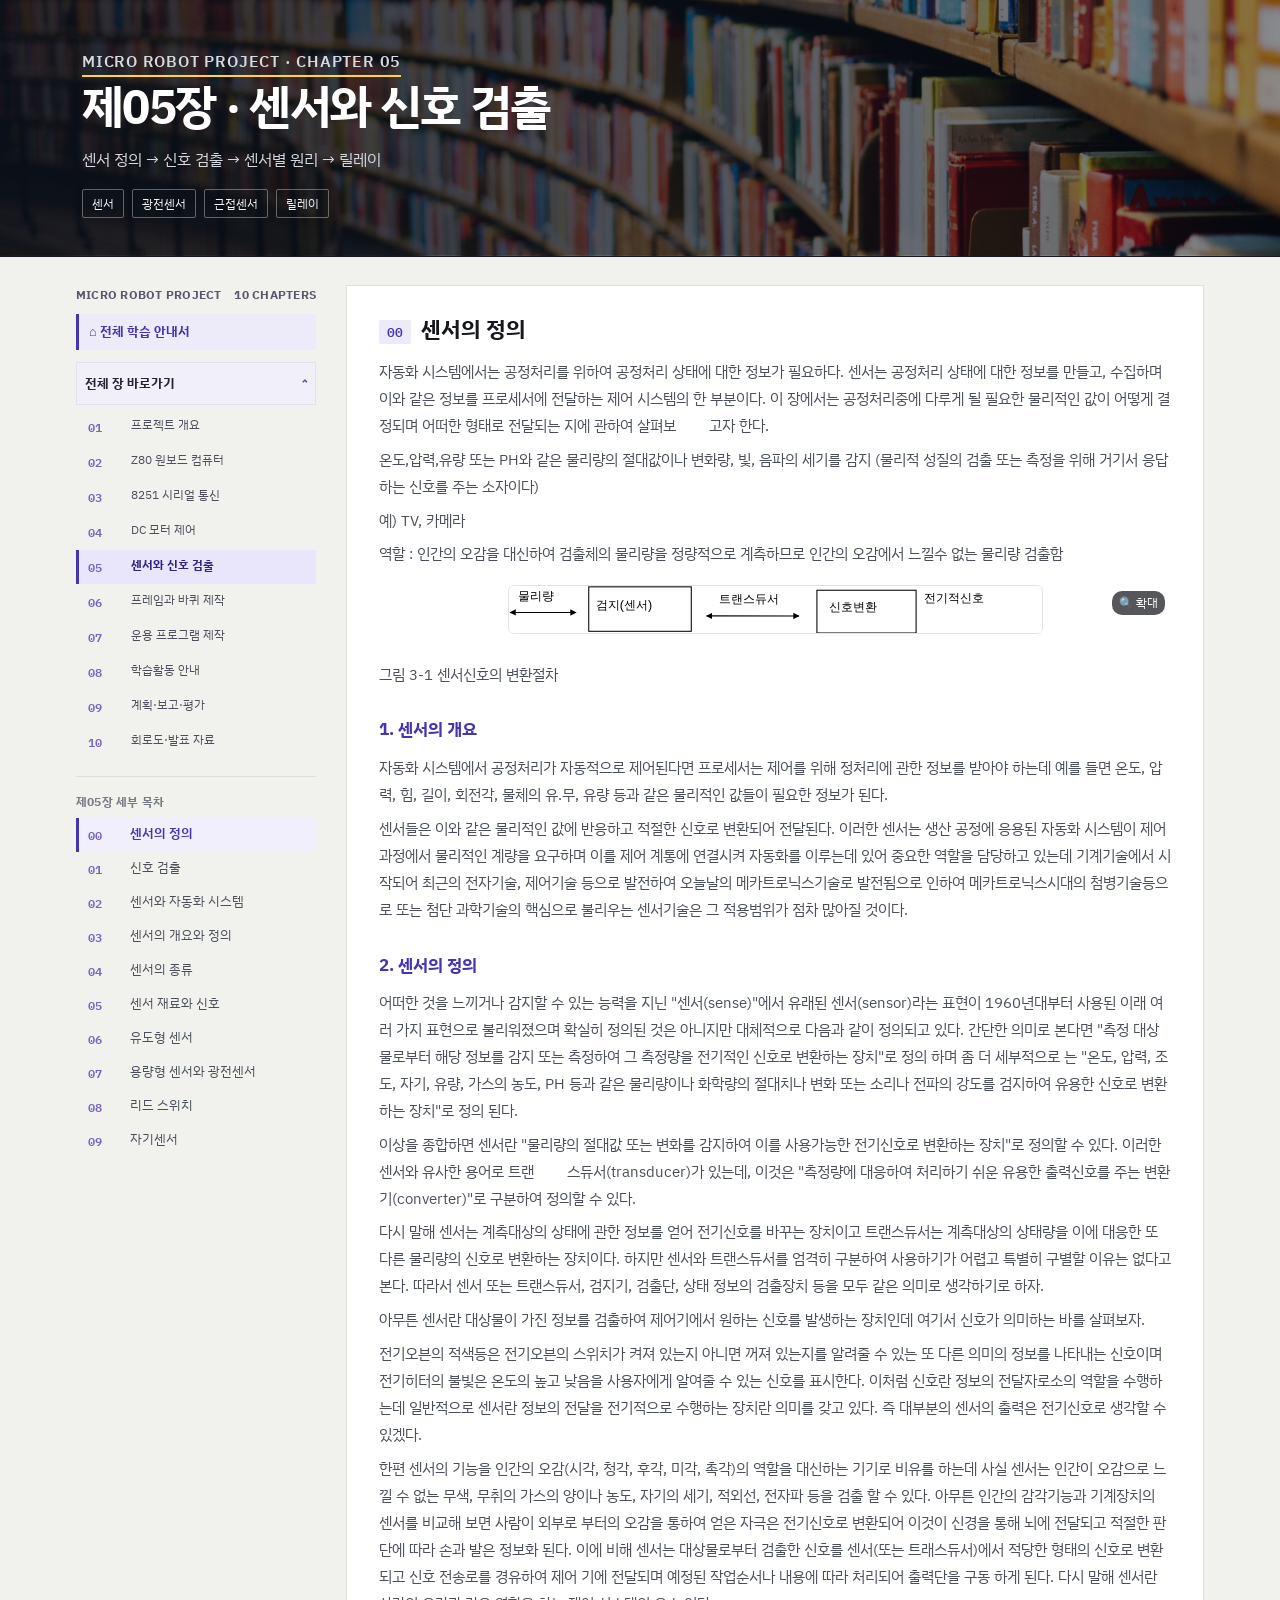
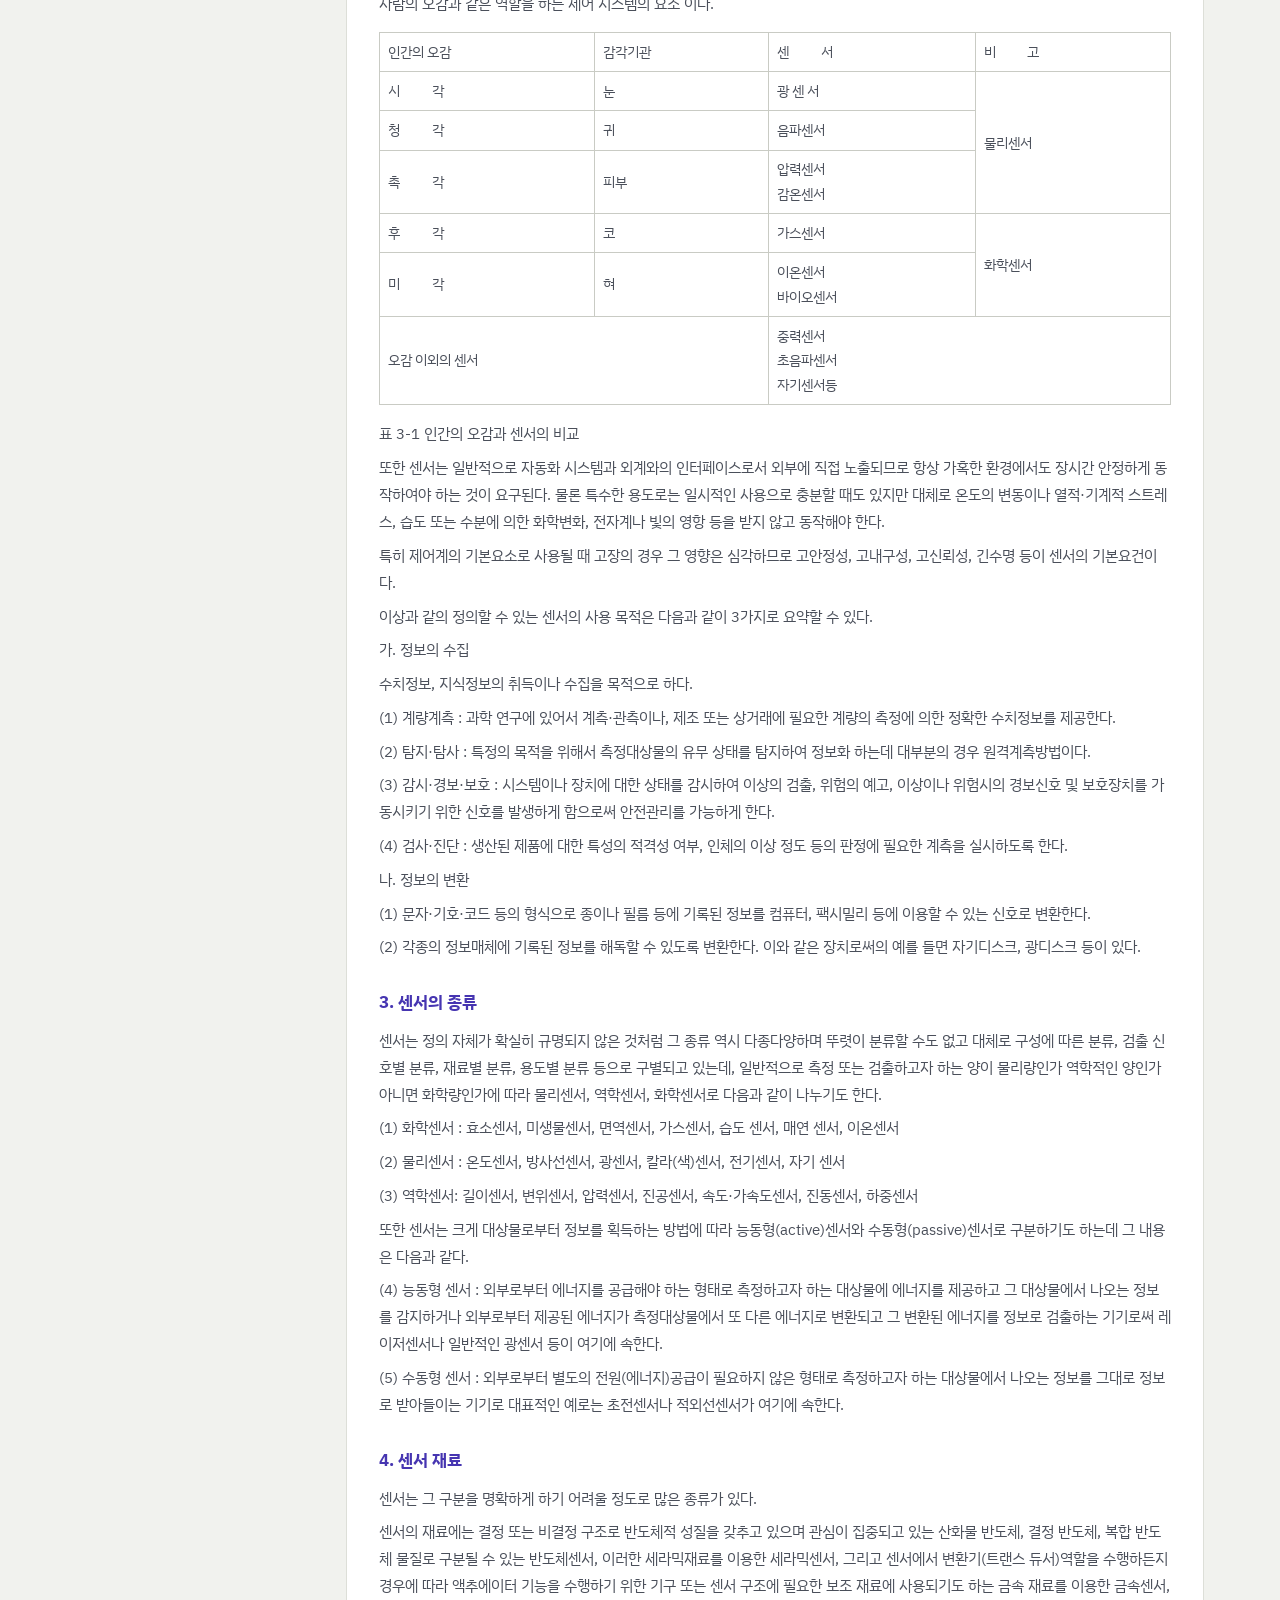
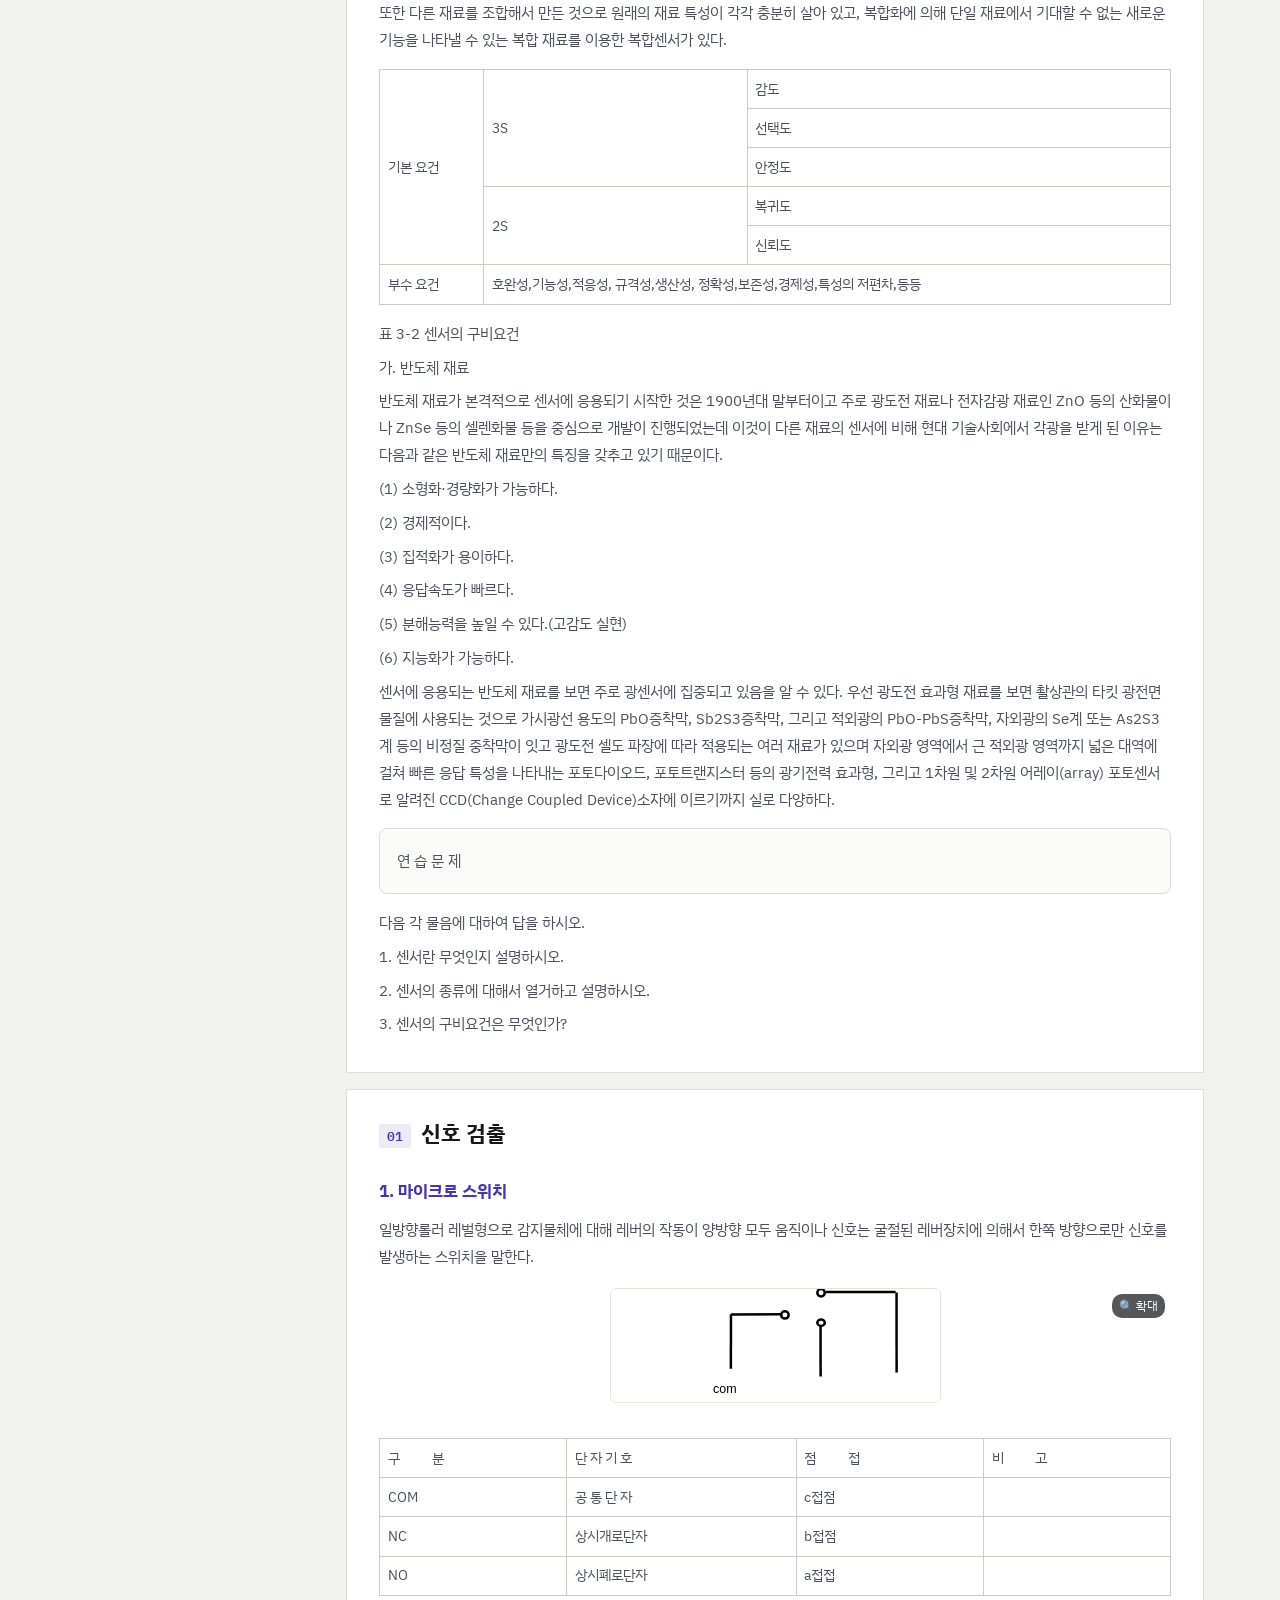
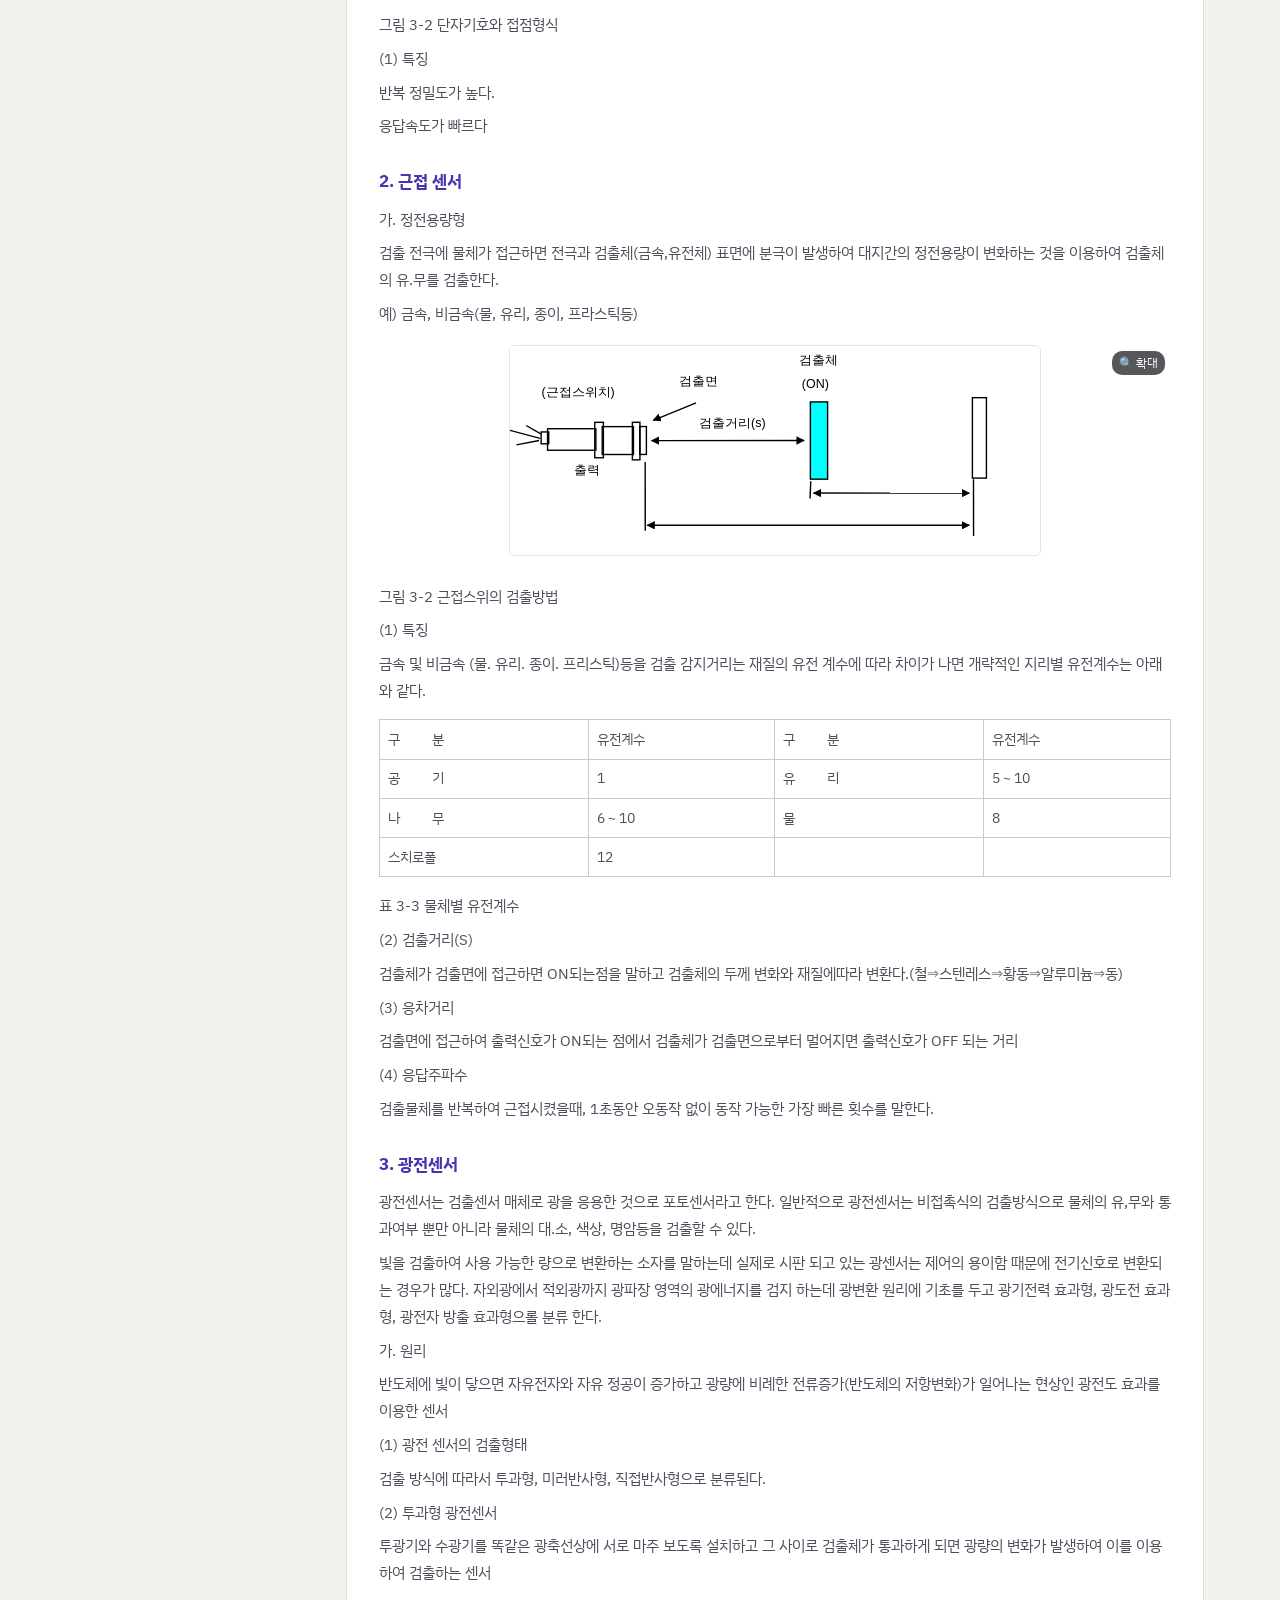
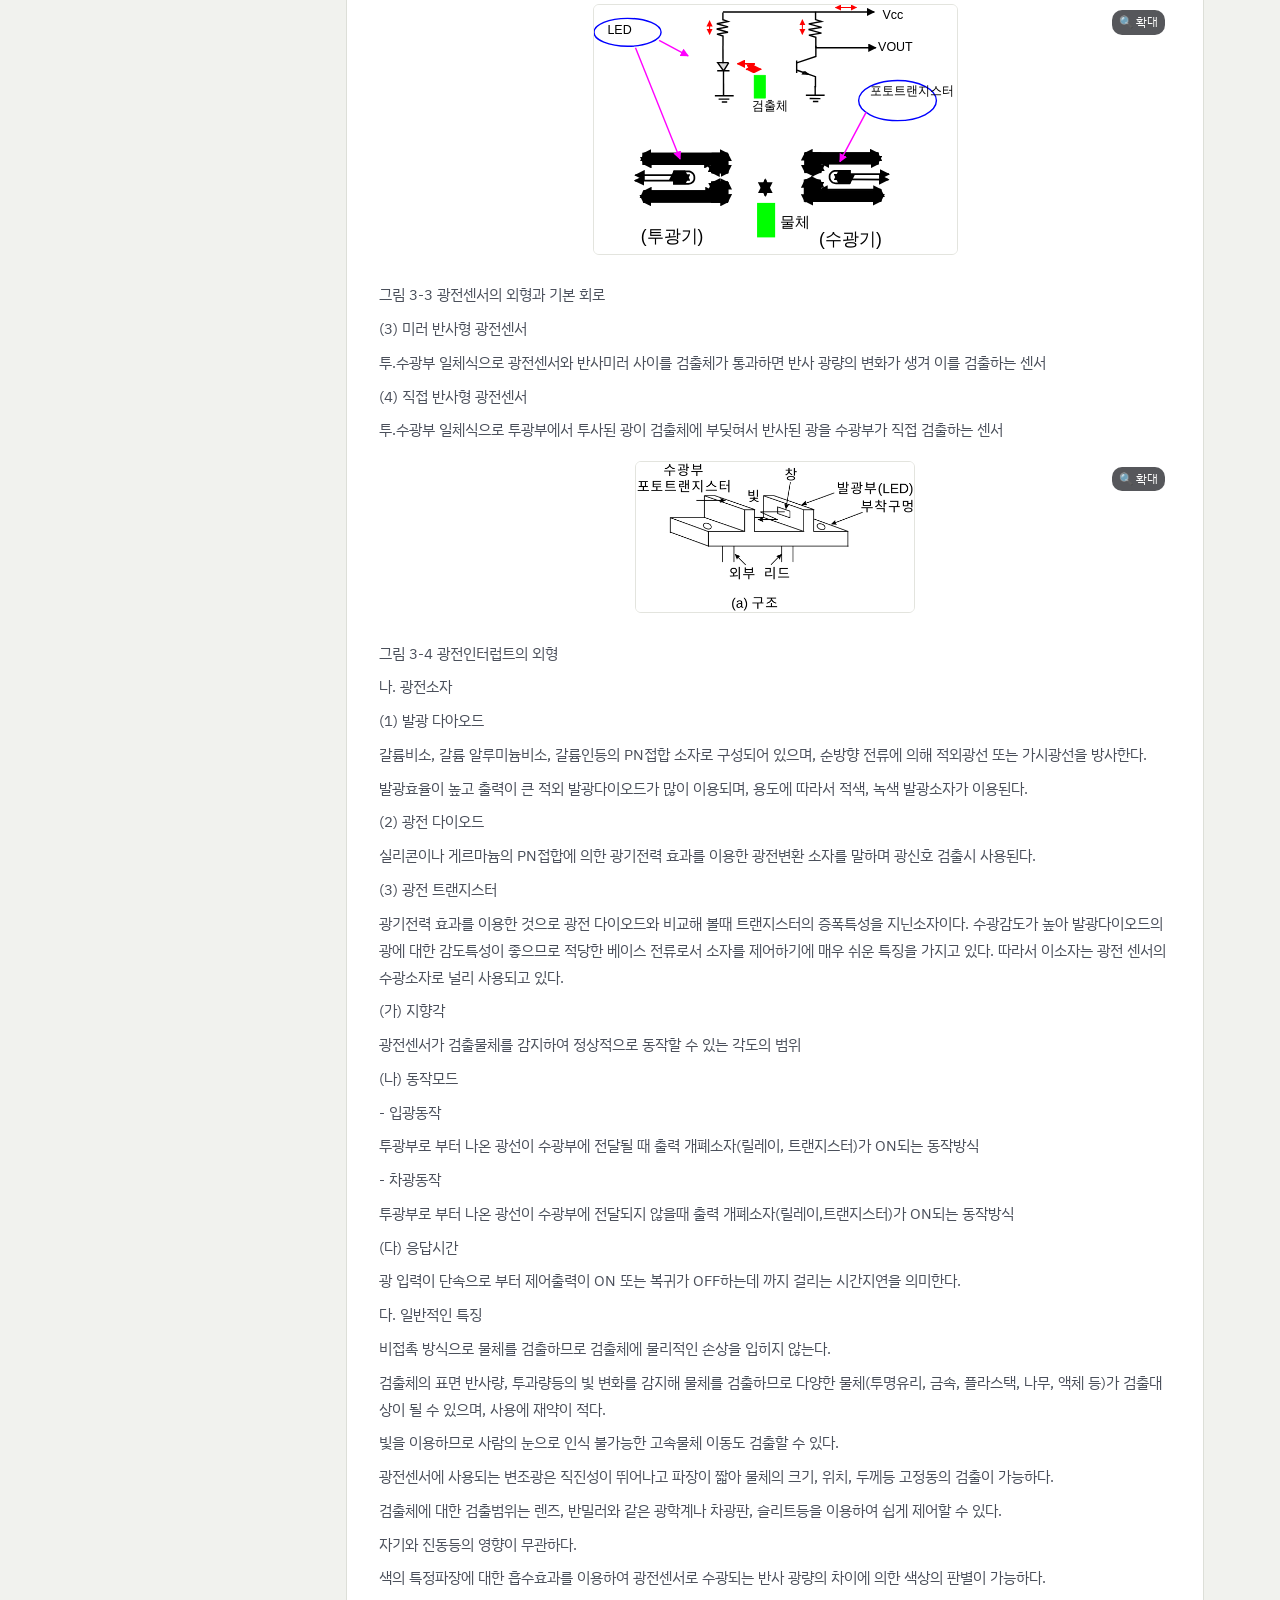
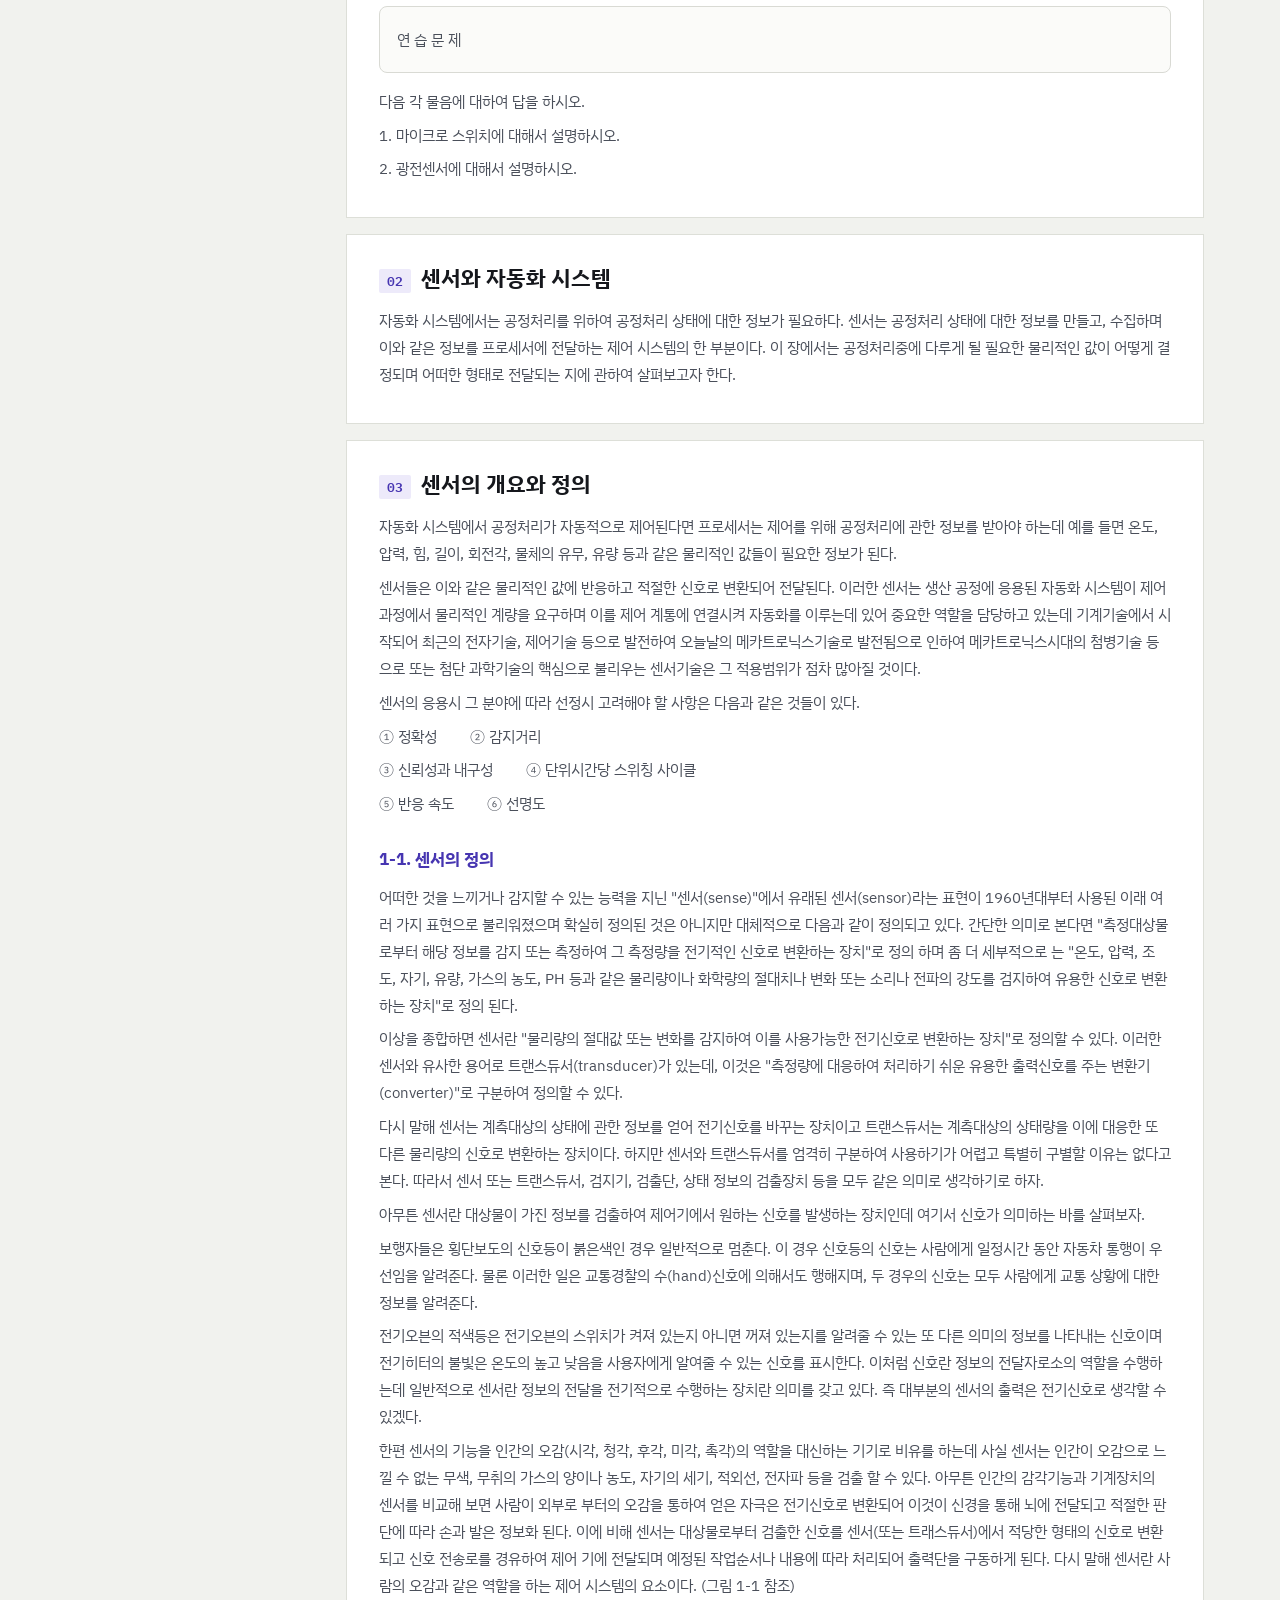
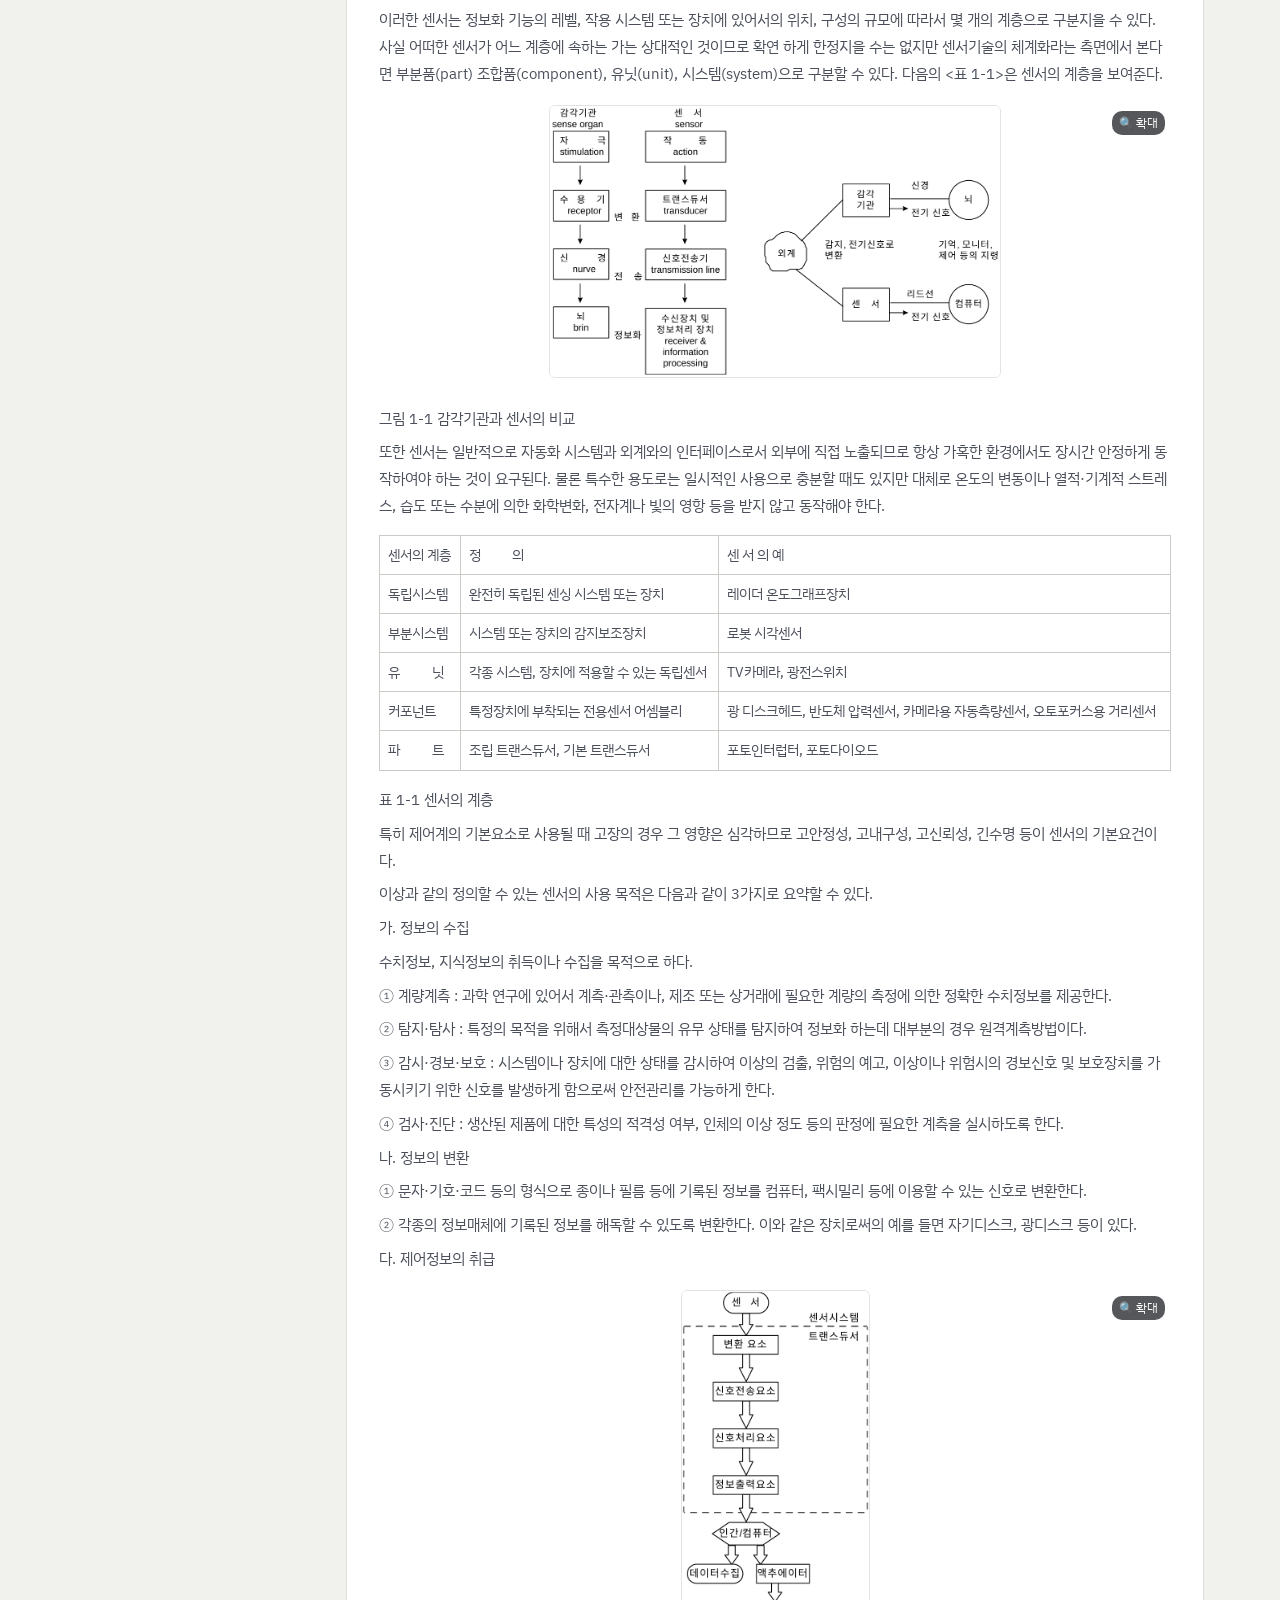
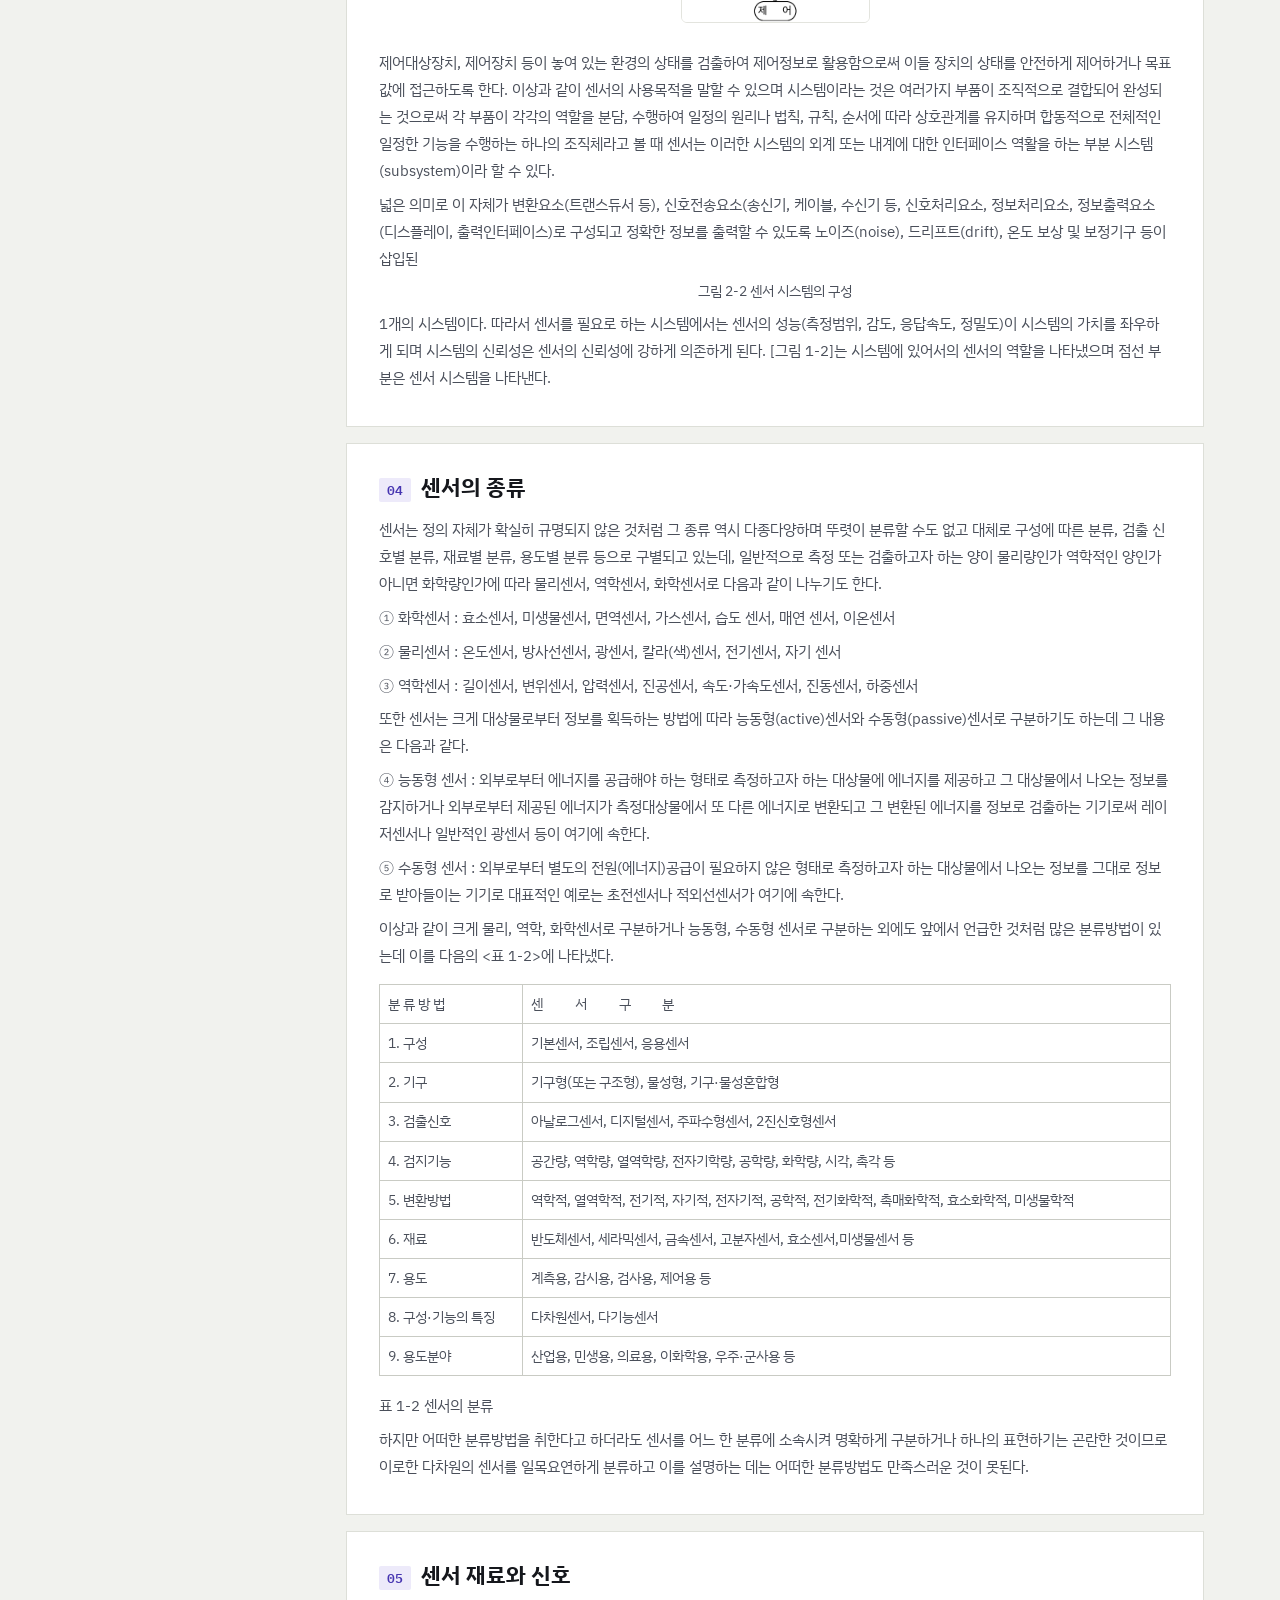
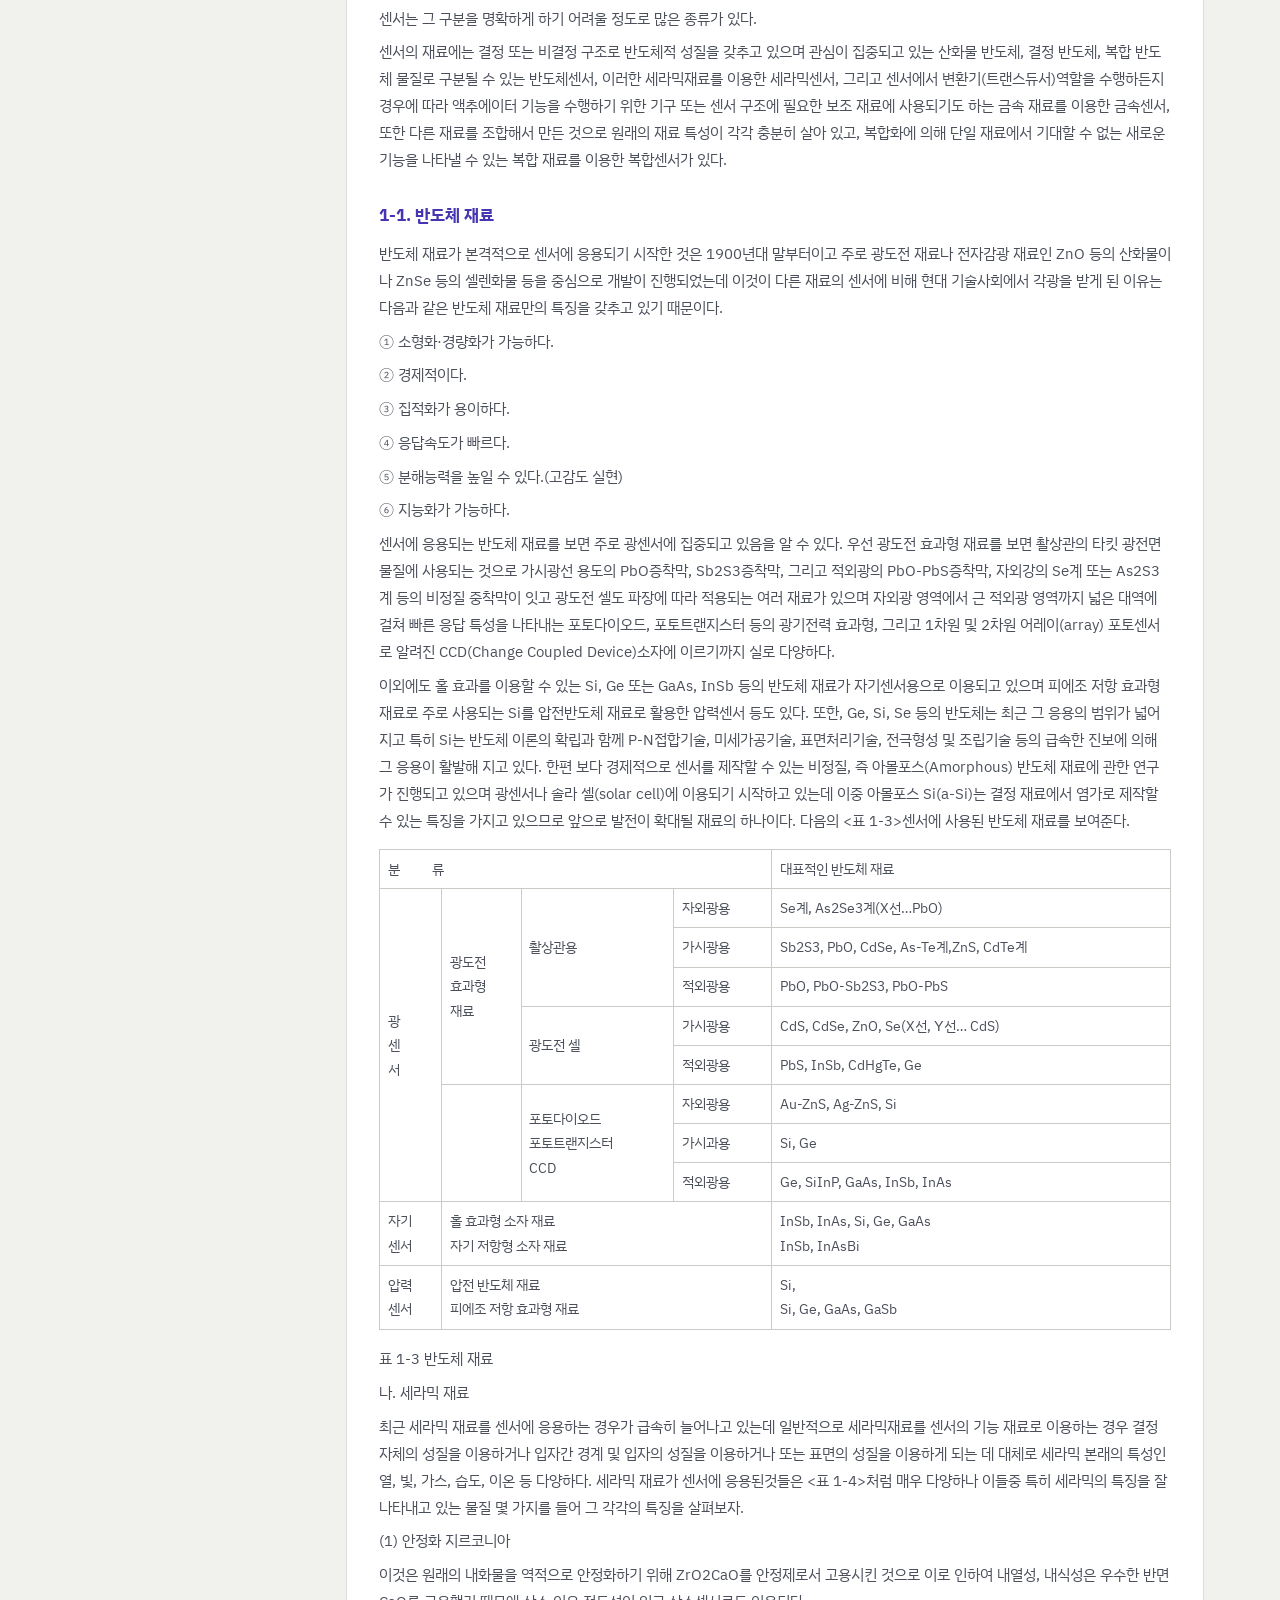
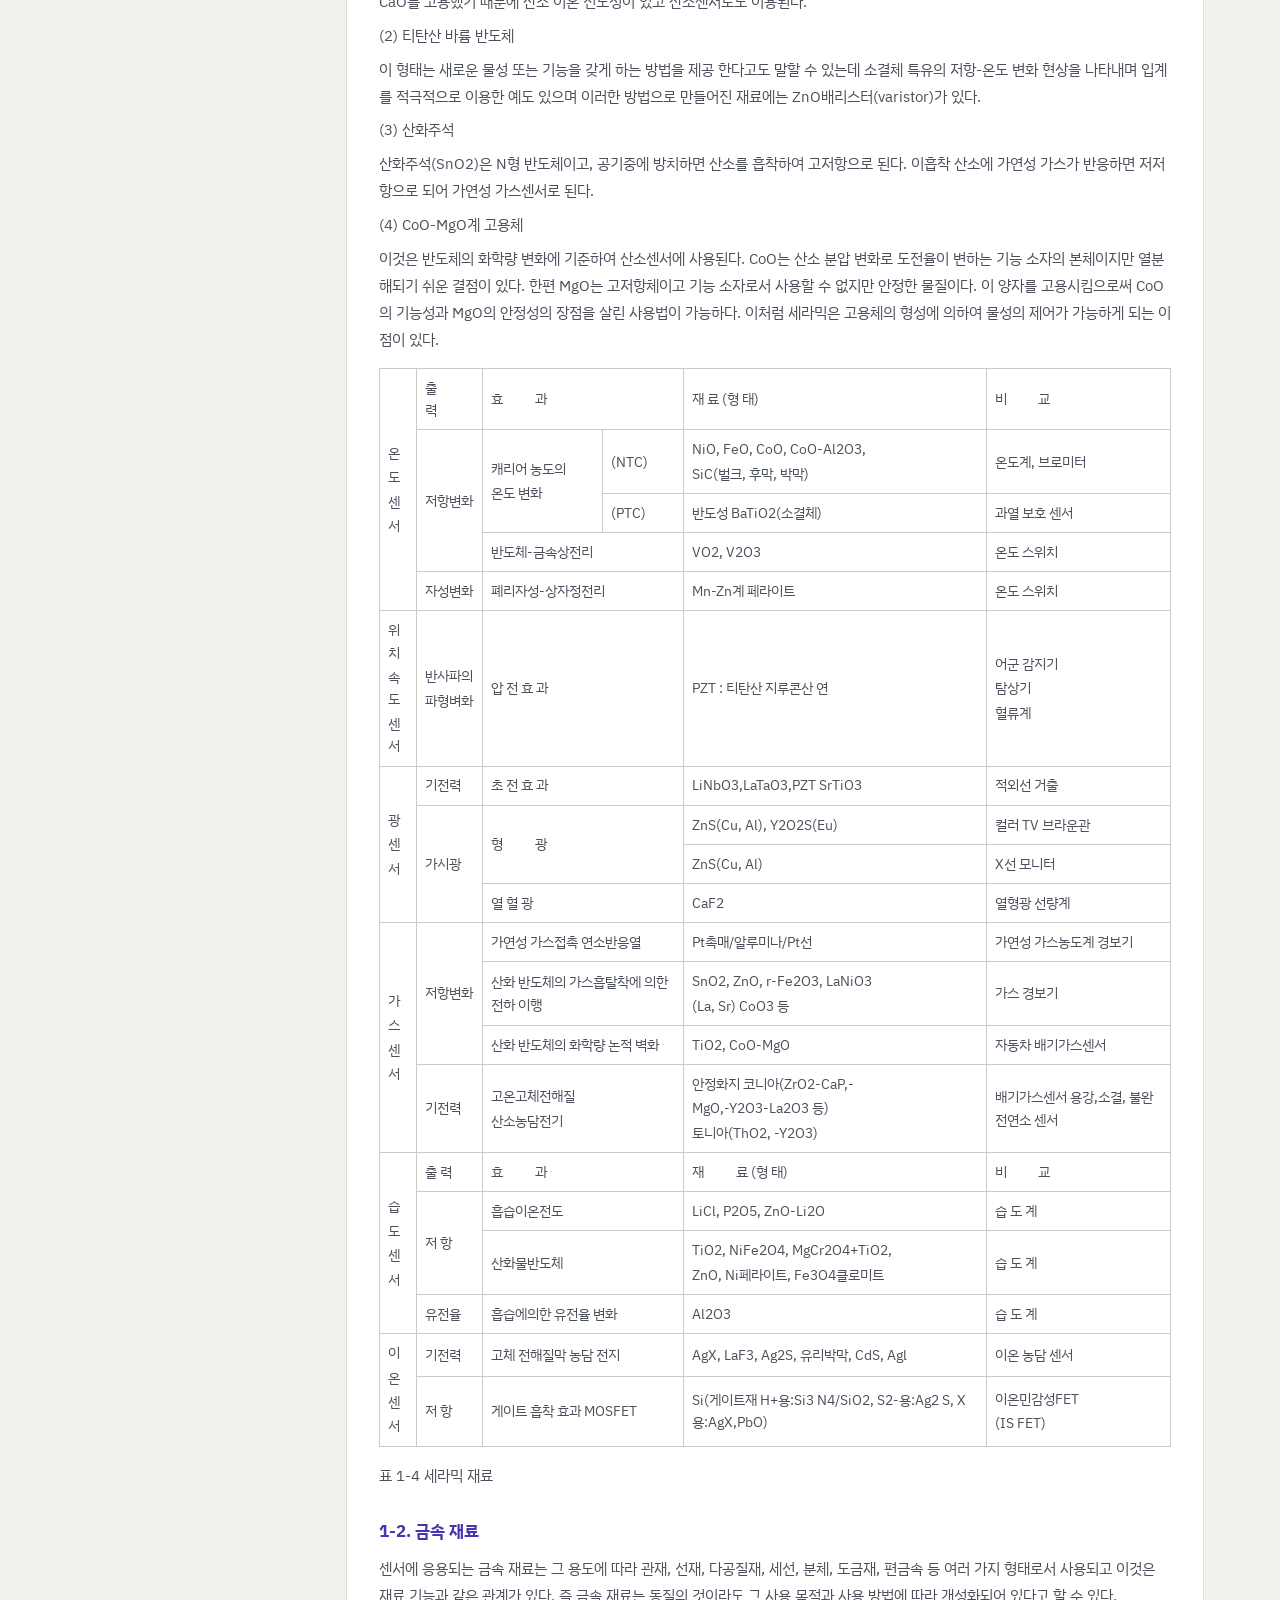
<file: ch05_sensors_v01.html>
<!doctype html>
<html lang="ko"><head><meta charset="utf-8"><meta name="viewport" content="width=device-width,initial-scale=1">
<meta name="description" content="센서 정의 → 신호 검출 → 센서별 원리 → 릴레이"><title>제05장 · 센서와 신호 검출 · 라인 마이크로 로봇 제작하기</title>
<link rel="preconnect" href="https://fonts.googleapis.com"><link rel="preconnect" href="https://fonts.gstatic.com" crossorigin>
<link href="https://fonts.googleapis.com/css2?family=IBM+Plex+Sans+KR:wght@300;400;500;600;700&family=IBM+Plex+Mono:wght@400;500;600&display=swap" rel="stylesheet">
<link rel="icon" href="data:image/svg+xml,%3Csvg xmlns='http://www.w3.org/2000/svg' viewBox='0 0 32 32'%3E%3Crect width='32' height='32' rx='6' fill='%234635B1'/%3E%3Ctext x='16' y='22' font-size='14' text-anchor='middle' fill='%23FFD24A' font-family='monospace'%3EZ80%3C/text%3E%3C/svg%3E"><link rel="stylesheet" href="assets/site.css"></head><body data-chapter="ch05">
<button type="button" class="mobile-menu" id="mobile-menu" aria-controls="course-nav" aria-expanded="false">☰ 장·목차</button><div class="shade" id="shade"></div>
<header class="hero"><div class="hero-inner"><p class="kicker">MICRO ROBOT PROJECT · CHAPTER 05</p><h1>제05장 · 센서와 신호 검출</h1><p>센서 정의 → 신호 검출 → 센서별 원리 → 릴레이</p><div class="chips"><span class="chip">센서</span><span class="chip">광전센서</span><span class="chip">근접센서</span><span class="chip">릴레이</span></div></div></header>
<div class="wrap"><nav class="toc" id="course-nav" aria-label="장과 절 탐색"></nav><main class="content" id="main-content"><section class="section" id="s00"><h2><span class="num">00</span>센서의 정의</h2><p>자동화 시스템에서는 공정처리를 위하여 공정처리 상태에 대한 정보가 필요하다. 센서는 공정처리 상태에 대한 정보를 만들고, 수집하며 이와 같은 정보를 프로세서에 전달하는 제어 시스템의 한 부분이다.  이 장에서는 공정처리중에 다루게 될 필요한 물리적인 값이 어떻게 결정되며 어떠한 형태로 전달되는 지에 관하여 살펴보<span class="gap"></span>고자 한다.</p>
<p>온도,압력,유량 또는 PH와 같은 물리량의 절대값이나 변화량, 빛, 음파의 세기를 감지 (물리적 성질의 검출 또는 측정을 위해 거기서 응답하는 신호를 주는 소자이다)</p>
<p>예) TV, 카메라</p>
<p>역할 : 인간의 오감을 대신하여 검출체의 물리량을 정량적으로 계측하므로 인간의 오감에서 느낄수 없는 물리량 검출함</p>
<figure class="fig"><img src="assets/img/img_679881a019.svg" width="567" height="50" alt="본문 그림" loading="lazy" decoding="async" style="width:535px"></figure>
<p>그림 3-1 센서신호의 변환절차</p>
<h3>1. 센서의 개요</h3>
<p>자동화 시스템에서 공정처리가 자동적으로 제어된다면 프로세서는 제어를 위해 정처리에 관한 정보를 받아야 하는데 예를 들면 온도, 압력, 힘, 길이, 회전각, 물체의 유.무, 유량 등과 같은 물리적인 값들이 필요한 정보가 된다.</p>
<p>센서들은 이와 같은 물리적인 값에 반응하고 적절한 신호로 변환되어 전달된다. 이러한 센서는 생산 공정에 응용된 자동화 시스템이 제어 과정에서 물리적인 계량을 요구하며 이를 제어 계통에 연결시켜 자동화를 이루는데 있어 중요한 역할을 담당하고 있는데 기계기술에서 시작되어 최근의 전자기술, 제어기술 등으로 발전하여 오늘날의 메카트로닉스기술로 발전됨으로 인하여 메카트로닉스시대의 첨병기술등으로 또는 첨단 과학기술의 핵심으로 불리우는 센서기술은 그 적용범위가 점차 많아질 것이다.</p>
<h3>2. 센서의 정의</h3>
<p>어떠한 것을 느끼거나 감지할 수 있는 능력을 지닌 &quot;센서(sense)&quot;에서 유래된 센서(sensor)라는 표현이 1960년대부터 사용된 이래 여러 가지 표현으로 불리워졌으며 확실히 정의된 것은 아니지만 대체적으로 다음과 같이 정의되고 있다. 간단한 의미로 본다면 &quot;측정 대상물로부터 해당 정보를 감지 또는 측정하여 그 측정량을 전기적인 신호로 변환하는 장치&quot;로 정의 하며 좀 더 세부적으로 는 &quot;온도, 압력, 조도, 자기, 유량, 가스의 농도, PH 등과 같은 물리량이나 화학량의 절대치나 변화 또는 소리나 전파의 강도를 검지하여 유용한 신호로 변환하는 장치&quot;로 정의 된다.</p>
<p>이상을 종합하면 센서란 &quot;물리량의 절대값 또는 변화를 감지하여 이를 사용가능한 전기신호로 변환하는 장치&quot;로 정의할 수 있다. 이러한 센서와 유사한 용어로 트랜<span class="gap"></span>스듀서(transducer)가 있는데, 이것은 &quot;측정량에 대응하여 처리하기 쉬운 유용한 출력신호를 주는 변환기(converter)&quot;로 구분하여 정의할 수 있다.</p>
<p>다시 말해 센서는 계측대상의 상태에 관한 정보를 얻어 전기신호를 바꾸는 장치이고 트랜스듀서는 계측대상의 상태량을 이에 대응한 또 다른 물리량의 신호로 변환하는 장치이다. 하지만 센서와 트랜스듀서를 엄격히 구분하여 사용하기가 어렵고 특별히 구별할 이유는 없다고 본다. 따라서 센서 또는 트랜스듀서, 검지기, 검출단, 상태 정보의 검출장치 등을 모두 같은 의미로 생각하기로 하자.</p>
<p>아무튼 센서란 대상물이 가진 정보를 검출하여 제어기에서 원하는 신호를 발생하는 장치인데 여기서 신호가 의미하는 바를 살펴보자.</p>
<p>전기오븐의 적색등은 전기오븐의 스위치가 켜져 있는지 아니면 꺼져 있는지를 알려줄 수 있는 또 다른 의미의 정보를 나타내는 신호이며 전기히터의 불빛은 온도의 높고 낮음을 사용자에게 알여줄 수 있는 신호를 표시한다. 이처럼 신호란 정보의 전달자로소의 역할을 수행하는데 일반적으로 센서란 정보의 전달을 전기적으로 수행하는 장치란 의미를 갖고 있다. 즉 대부분의 센서의 출력은 전기신호로 생각할 수 있겠다.</p>
<p>한편 센서의 기능을 인간의 오감(시각, 청각, 후각, 미각, 촉각)의 역할을 대신하는 기기로 비유를 하는데 사실 센서는 인간이 오감으로 느낄 수 없는 무색, 무취의 가스의 양이나 농도, 자기의 세기, 적외선, 전자파 등을 검출 할 수 있다. 아무튼 인간의 감각기능과 기계장치의 센서를 비교해 보면 사람이 외부로 부터의 오감을 통하여 얻은 자극은 전기신호로 변환되어 이것이 신경을 통해 뇌에 전달되고 적절한 판단에 따라 손과 발은 정보화 된다. 이에 비해 센서는 대상물로부터 검출한 신호를 센서(또는 트래스듀서)에서 적당한 형태의 신호로 변환되고 신호 전송로를 경유하여 제어 기에 전달되며 예정된 작업순서나 내용에 따라 처리되어 출력단을 구동 하게 된다. 다시 말해 센서란 사람의 오감과 같은 역할을 하는 제어 시스템의 요소 이다.</p>
<div class="table-wrap" tabindex="0"><table class="hwp"><tr><td><p>인간의 오감</p></td><td><p>감각기관</p></td><td><p>센<span class="gap"></span>서</p></td><td><p>비<span class="gap"></span>고</p></td></tr><tr><td><p>시<span class="gap"></span>각</p></td><td><p>눈</p></td><td><p>광 센 서</p></td><td rowspan="3"><p>물리센서</p></td></tr><tr><td><p>청<span class="gap"></span>각</p></td><td><p>귀</p></td><td><p>음파센서</p></td></tr><tr><td><p>촉<span class="gap"></span>각</p></td><td><p>피부</p></td><td><p>압력센서</p>
<p>감온센서</p></td></tr><tr><td><p>후<span class="gap"></span>각</p></td><td><p>코</p></td><td><p>가스센서</p></td><td rowspan="2"><p>화학센서</p></td></tr><tr><td><p>미<span class="gap"></span>각</p></td><td><p>혀</p></td><td><p>이온센서</p>
<p>바이오센서</p></td></tr><tr><td colspan="2"><p>오감 이외의 센서</p></td><td colspan="2"><p>중력센서</p>
<p>초음파센서</p>
<p>자기센서등</p></td></tr></table></div>
<p>표 3-1 인간의 오감과 센서의 비교</p>
<p>또한 센서는 일반적으로 자동화 시스템과 외계와의 인터페이스로서 외부에 직접 노출되므로 항상 가혹한 환경에서도 장시간 안정하게 동작하여야 하는 것이 요구된다. 물론 특수한 용도로는 일시적인 사용으로 충분할 때도 있지만 대체로 온도의 변동이나 열적·기계적 스트레스, 습도 또는 수분에 의한 화학변화, 전자계나 빛의 영항 등을 받지 않고 동작해야 한다.</p>
<p>특히 제어계의 기본요소로 사용될 때 고장의 경우 그 영향은 심각하므로 고안정성, 고내구성, 고신뢰성, 긴수명 등이 센서의 기본요건이다.</p>
<p>이상과 같의 정의할 수 있는 센서의 사용 목적은 다음과 같이 3가지로 요약할 수 있다.</p>
<p>가. 정보의 수집</p>
<p>수치정보, 지식정보의 취득이나 수집을 목적으로 하다.</p>
<p>(1) 계량계측 : 과학 연구에 있어서 계측·관측이나, 제조 또는 상거래에 필요한 계량의 측정에 의한 정확한 수치정보를 제공한다.</p>
<p>(2) 탐지·탐사 : 특정의 목적을 위해서 측정대상물의 유무 상태를 탐지하여 정보화 하는데 대부분의 경우 원격계측방법이다.</p>
<p>(3) 감시·경보·보호 : 시스템이나 장치에 대한 상태를 감시하여 이상의 검출, 위험의 예고, 이상이나 위험시의 경보신호 및 보호장치를 가동시키기 위한 신호를 발생하게 함으로써 안전관리를 가능하게 한다.</p>
<p>(4) 검사·진단 : 생산된 제품에 대한 특성의 적격성 여부, 인체의 이상 정도 등의 판정에 필요한 계측을 실시하도록 한다.</p>
<p>나. 정보의 변환</p>
<p>(1) 문자·기호·코드 등의 형식으로 종이나 필름 등에 기록된 정보를 컴퓨터, 팩시밀리 등에 이용할 수 있는 신호로 변환한다.</p>
<p>(2) 각종의 정보매체에 기록된 정보를 해독할 수 있도록 변환한다. 이와 같은 장치로써의 예를 들면 자기디스크, 광디스크 등이 있다.</p>
<h3>3. 센서의 종류</h3>
<p>센서는 정의 자체가 확실히 규명되지 않은 것처럼 그 종류 역시 다종다양하며 뚜렷이 분류할 수도 없고 대체로 구성에 따른 분류, 검출 신호별 분류, 재료별 분류, 용도별 분류 등으로 구별되고 있는데, 일반적으로 측정 또는 검출하고자 하는 양이 물리량인가 역학적인 양인가 아니면 화학량인가에 따라 물리센서, 역학센서, 화학센서로 다음과 같이 나누기도 한다.</p>
<p>(1) 화학센서 : 효소센서, 미생물센서, 면역센서, 가스센서, 습도 센서, 매연 센서, 이온센서</p>
<p>(2) 물리센서 : 온도센서, 방사선센서, 광센서, 칼라(색)센서, 전기센서, 자기 센서</p>
<p>(3) 역학센서: 길이센서, 변위센서, 압력센서, 진공센서, 속도·가속도센서, 진동센서, 하중센서</p>
<p>또한 센서는 크게 대상물로부터 정보를 획득하는 방법에 따라 능동형(active)센서와 수동형(passive)센서로 구분하기도 하는데 그 내용은 다음과 같다.</p>
<p>(4) 능동형 센서 : 외부로부터 에너지를 공급해야 하는 형태로 측정하고자 하는 대상물에 에너지를 제공하고 그 대상물에서 나오는 정보를 감지하거나 외부로부터 제공된 에너지가 측정대상물에서 또 다른 에너지로 변환되고 그 변환된 에너지를 정보로 검출하는 기기로써 레이저센서나 일반적인 광센서 등이 여기에 속한다.</p>
<p>(5) 수동형 센서 : 외부로부터 별도의 전원(에너지)공급이 필요하지 않은 형태로 측정하고자 하는 대상물에서 나오는 정보를 그대로 정보로 받아들이는 기기로 대표적인 예로는 초전센서나 적외선센서가 여기에 속한다.</p>
<h3>4. 센서 재료</h3>
<p>센서는 그 구분을 명확하게 하기 어려울 정도로 많은 종류가 있다.</p>
<p>센서의 재료에는 결정 또는 비결정 구조로 반도체적 성질을 갖추고 있으며 관심이 집중되고 있는 산화물 반도체, 결정 반도체, 복합 반도체 물질로 구분될 수 있는 반도체센서, 이러한 세라믹재료를 이용한 세라믹센서, 그리고 센서에서 변환기(트랜스 듀서)역할을 수행하든지 경우에 따라 액추에이터 기능을 수행하기 위한 기구 또는 센서 구조에 필요한 보조 재료에 사용되기도 하는 금속 재료를 이용한 금속센서, 또한 다른 재료를 조합해서 만든 것으로 원래의 재료 특성이 각각 충분히 살아 있고, 복합화에 의해 단일 재료에서 기대할 수 없는 새로운 기능을 나타낼 수 있는 복합 재료를 이용한 복합센서가 있다.</p>
<div class="table-wrap" tabindex="0"><table class="hwp"><tr><td rowspan="5"><p>기본 요건</p></td><td rowspan="3"><p>3S</p></td><td><p>감도</p></td></tr><tr><td><p>선택도</p></td></tr><tr><td><p>안정도</p></td></tr><tr><td rowspan="2"><p>2S</p></td><td><p>복귀도</p></td></tr><tr><td><p>신뢰도</p></td></tr><tr><td><p>부수 요건</p></td><td colspan="2"><p>호완성,기능성,적응성, 규격성,생산성, 정확성,보존성,경제성,특성의 저편차,등등</p></td></tr></table></div>
<p>표 3-2 센서의 구비요건</p>
<p>가. 반도체 재료</p>
<p>반도체 재료가 본격적으로 센서에 응용되기 시작한 것은 1900년대 말부터이고 주로 광도전 재료나 전자감광 재료인 ZnO 등의 산화물이나 ZnSe 등의 셀렌화물 등을 중심으로 개발이 진행되었는데 이것이 다른 재료의 센서에 비해 현대 기술사회에서 각광을 받게 된 이유는 다음과 같은 반도체 재료만의 특징을 갖추고 있기 때문이다.</p>
<p>(1) 소형화·경량화가 가능하다.</p>
<p>(2) 경제적이다.</p>
<p>(3) 집적화가 용이하다.</p>
<p>(4) 응답속도가 빠르다.</p>
<p>(5) 분해능력을 높일 수 있다.(고감도 실현)</p>
<p>(6) 지능화가 가능하다.</p>
<p>센서에 응용되는 반도체 재료를 보면 주로 광센서에 집중되고 있음을 알 수 있다. 우선 광도전 효과형 재료를 보면 촬상관의 타킷 광전면 물질에 사용되는 것으로 가시광선 용도의 PbO증착막, Sb2S3증착막, 그리고 적외광의 PbO-PbS증착막, 자외광의 Se계 또는 As2S3계 등의 비정질 중착막이 잇고 광도전 셀도 파장에 따라 적용되는 여러 재료가 있으며 자외광 영역에서 근 적외광 영역까지 넓은 대역에 걸쳐 빠른 응답 특성을 나타내는 포토다이오드, 포토트랜지스터 등의 광기전력 효과형, 그리고 1차원 및 2차원 어레이(array) 포토센서로 알려진 CCD(Change Coupled Device)소자에 이르기까지 실로 다양하다.</p>
<div class="frame"><p>연 습 문 제</p></div>
<p>다음 각 물음에 대하여 답을 하시오.</p>
<p>1. 센서란 무엇인지 설명하시오.</p>
<p>2. 센서의 종류에 대해서 열거하고 설명하시오.</p>
<p>3. 센서의 구비요건은 무엇인가?</p></section><section class="section" id="s01"><h2><span class="num">01</span>신호 검출</h2><h3>1. 마이크로 스위치</h3>
<p>일방향롤러 레벌형으로 감지물체에 대해 레버의 작동이 양방향 모두 움직이나 신호는 굴절된 레버장치에 의해서 한쪽 방향으로만 신호를 발생하는 스위치을 말한다.</p>
<figure class="fig"><img src="assets/img/img_91666b28a1.svg" width="351" height="121" alt="본문 그림" loading="lazy" decoding="async" style="width:331px"></figure>
<div class="table-wrap" tabindex="0"><table class="hwp"><tr><td><p>구<span class="gap"></span>분</p></td><td><p>단 자 기 호</p></td><td><p>점<span class="gap"></span>접</p></td><td><p>비<span class="gap"></span>고</p></td></tr><tr><td><p>COM</p></td><td><p>공 통 단 자</p></td><td><p>c접점</p></td><td></td></tr><tr><td><p>NC</p></td><td><p>상시개로단자</p></td><td><p>b접점</p></td><td></td></tr><tr><td><p>NO</p></td><td><p>상시폐로단자</p></td><td><p>a접접</p></td><td></td></tr></table></div>
<p>그림 3-2 단자기호와 접점형식</p>
<p>(1) 특징</p>
<p>반복 정밀도가 높다.</p>
<p>응답속도가 빠르다</p>
<h3>2. 근접 센서</h3>
<p>가. 정전용량형</p>
<p>검출 전극에 물체가 접근하면 전극과 검출체(금속,유전체) 표면에 분극이 발생하여 대지간의 정전용량이 변화하는 것을 이용하여 검출체의 유.무를 검출한다.</p>
<p>예) 금속, 비금속(물, 유리, 종이, 프라스틱등)</p>
<figure class="fig"><img src="assets/img/img_e36c437c52.svg" width="565" height="223" alt="본문 그림" loading="lazy" decoding="async" style="width:532px"></figure>
<p>그림 3-2 근접스위의 검출방법</p>
<p>(1) 특징</p>
<p>금속 및 비금속 (물. 유리. 종이. 프리스틱)등을 검출 감지거리는 재질의 유전 계수에 따라 차이가 나면 개략적인 지리별 유전계수는 아래와 같다.</p>
<div class="table-wrap" tabindex="0"><table class="hwp"><tr><td><p>구<span class="gap"></span>분</p></td><td><p>유전계수</p></td><td><p>구<span class="gap"></span>분</p></td><td><p>유전계수</p></td></tr><tr><td><p>공<span class="gap"></span>기</p></td><td><p>1</p></td><td><p>유<span class="gap"></span>리</p></td><td><p>5∼10</p></td></tr><tr><td><p>나<span class="gap"></span>무</p></td><td><p>6∼10</p></td><td><p>물</p></td><td><p>8</p></td></tr><tr><td><p>스치로폴</p></td><td><p>12</p></td><td></td><td></td></tr></table></div>
<p>표 3-3 물체별 유전계수</p>
<p>(2) 검출거리(S)</p>
<p>검출체가 검출면에 접근하면 ON되는점을 말하고 검출체의 두께 변화와 재질에따라 변환다.(철⇒스텐레스⇒황동⇒알루미늄⇒동)</p>
<p>(3) 응차거리</p>
<p>검출면에 접근하여 출력신호가 ON되는 점에서 검출체가 검출면으로부터 멀어지면 출력신호가 OFF 되는 거리</p>
<p>(4) 응답주파수</p>
<p>검출물체를 반복하여 근접시켰을때, 1초동안 오동작 없이 동작 가능한 가장 빠른 횟수를 말한다.</p>
<h3>3. 광전센서</h3>
<p>광전센서는 검출센서 매체로 광을 응용한 것으로 포토센서라고 한다. 일반적으로 광전센서는 비접촉식의 검출방식으로 물체의 유,무와 통과여부 뿐만 아니라 물체의 대.소, 색상, 명암등을 검출할 수 있다.</p>
<p>빛을 검출하여 사용 가능한 량으로 변환하는 소자를 말하는데 실제로  시판 되고 있는 광센서는 제어의 용이함 때문에 전기신호로  변환되는 경우가 많다.  자외광에서 적외광까지 광파장 영역의 광에너지를 검지 하는데 광변환 원리에 기초를 두고 광기전력 효과형, 광도전 효과형, 광전자 방출 효과형으롤 분류 한다.</p>
<p>가. 원리</p>
<p>반도체에 빛이 닿으면 자유전자와 자유 정공이 증가하고 광량에 비례한 전류증가(반도체의 저항변화)가 일어나는 현상인 광전도 효과를 이용한 센서</p>
<p>(1) 광전 센서의 검출형태</p>
<p>검출 방식에 따라서 투과형, 미러반사형, 직접반사형으로 분류된다.</p>
<p>(2) 투과형 광전센서</p>
<p>투광기와 수광기를 똑같은 광축선상에 서로 마주 보도록 설치하고 그 사이로 검출체가 통과하게 되면 광량의 변화가 발생하여 이를 이용하여 검출하는 센서</p>
<figure class="fig"><img src="assets/img/img_e0f9b996cf.svg" width="387" height="265" alt="본문 그림" loading="lazy" decoding="async" style="width:365px"></figure>
<p>그림 3-3 광전센서의 외형과 기본 회로</p>
<p>(3) 미러 반사형 광전센서</p>
<p>투.수광부 일체식으로 광전센서와 반사미러 사이를 검출체가 통과하면 반사 광량의 변화가 생겨 이를 검출하는 센서</p>
<p>(4) 직접 반사형 광전센서</p>
<p>투.수광부 일체식으로 투광부에서 투사된 광이 검출체에 부딪혀서 반사된 광을 수광부가 직접 검출하는 센서</p>
<figure class="fig"><img src="assets/img/img_582a4b006a.png" width="4312" height="2328" alt="본문 그림" loading="lazy" decoding="async" style="width:280px"></figure>
<p>그림 3-4 광전인터럽트의 외형</p>
<p>나. 광전소자</p>
<p>(1) 발광 다아오드</p>
<p>갈륨비소, 갈륨 알루미늄비소, 갈륨인등의 PN접합 소자로 구성되어 있으며, 순방향 전류에 의해 적외광선 또는 가시광선을 방사한다.</p>
<p>발광효율이 높고 출력이 큰 적외 발광다이오드가 많이 이용되며, 용도에 따라서 적색, 녹색 발광소자가 이용된다.</p>
<p>(2) 광전 다이오드</p>
<p>실리콘이나 게르마늄의 PN접합에 의한 광기전력 효과를 이용한 광전변환 소자를 말하며 광신호 검출시 사용된다.</p>
<p>(3) 광전 트랜지스터</p>
<p>광기전력 효과를 이용한 것으로 광전 다이오드와 비교해 볼때 트랜지스터의 증폭특성을 지닌소자이다.  수광감도가 높아 발광다이오드의 광에 대한 감도특성이 좋으므로 적당한 베이스 전류로서 소자를 제어하기에 매우 쉬운 특징을 가지고 있다. 따라서 이소자는 광전 센서의 수광소자로 널리 사용되고 있다.</p>
<p>(가) 지향각</p>
<p>광전센서가 검출물체를 감지하여 정상적으로 동작할 수 있는 각도의 범위</p>
<p>(나) 동작모드</p>
<p>- 입광동작</p>
<p>투광부로 부터 나온 광선이 수광부에 전달될 때 출력 개폐소자(릴레이, 트랜지스터)가 ON되는 동작방식</p>
<p>- 차광동작</p>
<p>투광부로 부터 나온 광선이 수광부에 전달되지 않을때 출력 개폐소자(릴레이,트랜지스터)가 ON되는 동작방식</p>
<p>(다) 응답시간</p>
<p>광 입력이 단속으로 부터 제어출력이 ON 또는 복귀가 OFF하는데 까지 걸리는 시간지연을 의미한다.</p>
<p>다. 일반적인 특징</p>
<p>비접촉 방식으로 물체를 검출하므로 검출체에 물리적인 손상을 입히지 않는다.</p>
<p>검출체의 표면 반사량, 투과량등의 빛 변화를 감지해 물체를 검출하므로 다양한 물체(투명유리, 금속, 플라스택, 나무, 액체 등)가 검출대상이 될 수 있으며,  사용에 재약이 적다.</p>
<p>빛을 이용하므로 사람의 눈으로 인식 불가능한 고속물체 이동도 검출할 수 있다.</p>
<p>광전센서에 사용되는 변조광은 직진성이 뛰어나고 파장이 짧아 물체의 크기, 위치, 두께등 고정동의 검출이 가능하다.</p>
<p>검출체에 대한 검출범위는 렌즈, 반밀러와 같은 광학계나 차광판, 슬리트등을 이용하여 쉽게 제어할 수 있다.</p>
<p>자기와 진동등의 영향이 무관하다.</p>
<p>색의 특정파장에 대한 흡수효과를 이용하여 광전센서로 수광되는 반사 광량의 차이에 의한 색상의 판별이 가능하다.</p>
<div class="frame"><p>연 습 문 제</p></div>
<p>다음 각 물음에 대하여 답을 하시오.</p>
<p>1. 마이크로 스위치에 대해서 설명하시오.</p>
<p>2. 광전센서에 대해서 설명하시오.</p></section><section class="section" id="s02"><h2><span class="num">02</span>센서와 자동화 시스템</h2><p>자동화 시스템에서는 공정처리를 위하여 공정처리 상태에 대한 정보가 필요하다. 센서는 공정처리 상태에 대한 정보를 만들고, 수집하며 이와 같은 정보를 프로세서에 전달하는 제어 시스템의 한 부분이다. 이 장에서는 공정처리중에 다루게 될 필요한 물리적인 값이 어떻게 결정되며 어떠한 형태로 전달되는 지에 관하여 살펴보고자 한다.</p></section><section class="section" id="s03"><h2><span class="num">03</span>센서의 개요와 정의</h2><p>자동화 시스템에서 공정처리가 자동적으로 제어된다면 프로세서는 제어를 위해 공정처리에 관한 정보를 받아야 하는데 예를 들면 온도, 압력, 힘, 길이, 회전각, 물체의 유무, 유량 등과 같은 물리적인 값들이 필요한 정보가 된다.</p>
<p>센서들은 이와 같은 물리적인 값에 반응하고 적절한 신호로 변환되어 전달된다. 이러한 센서는 생산 공정에 응용된 자동화 시스템이 제어 과정에서 물리적인 계량을 요구하며 이를 제어 계통에 연결시켜 자동화를 이루는데 있어 중요한 역할을 담당하고 있는데 기계기술에서 시작되어 최근의 전자기술, 제어기술 등으로 발전하여 오늘날의 메카트로닉스기술로 발전됨으로 인하여 메카트로닉스시대의 첨병기술 등으로 또는 첨단 과학기술의 핵심으로 불리우는 센서기술은 그 적용범위가 점차 많아질 것이다.</p>
<p>센서의 응용시 그 분야에 따라 선정시 고려해야 할 사항은 다음과 같은 것들이 있다.</p>
<p>① 정확성<span class="gap"></span>② 감지거리</p>
<p>③ 신뢰성과 내구성<span class="gap"></span>④ 단위시간당 스위칭 사이클</p>
<p>⑤ 반응 속도<span class="gap"></span>⑥ 선명도</p>
<h3>1-1. 센서의 정의</h3>
<p>어떠한 것을 느끼거나 감지할 수 있는 능력을 지닌 &quot;센서(sense)&quot;에서 유래된 센서(sensor)라는 표현이 1960년대부터 사용된 이래 여러 가지 표현으로 불리워졌으며 확실히 정의된 것은 아니지만 대체적으로 다음과 같이 정의되고 있다. 간단한 의미로 본다면 &quot;측정대상물로부터 해당 정보를 감지 또는 측정하여 그 측정량을 전기적인 신호로 변환하는 장치&quot;로 정의 하며 좀 더 세부적으로 는 &quot;온도, 압력, 조도, 자기, 유량, 가스의 농도, PH 등과 같은 물리량이나 화학량의 절대치나 변화 또는 소리나 전파의 강도를 검지하여 유용한 신호로 변환하는 장치&quot;로 정의 된다.</p>
<p>이상을 종합하면 센서란 &quot;물리량의 절대값 또는 변화를 감지하여 이를 사용가능한 전기신호로 변환하는 장치&quot;로 정의할 수 있다. 이러한 센서와 유사한 용어로 트랜스듀서(transducer)가 있는데, 이것은 &quot;측정량에 대응하여 처리하기 쉬운 유용한 출력신호를 주는 변환기(converter)&quot;로 구분하여 정의할 수 있다.</p>
<p>다시 말해 센서는 계측대상의 상태에 관한 정보를 얻어 전기신호를 바꾸는 장치이고 트랜스듀서는 계측대상의 상태량을 이에 대응한 또 다른 물리량의 신호로 변환하는 장치이다. 하지만 센서와 트랜스듀서를 엄격히 구분하여 사용하기가 어렵고 특별히 구별할 이유는 없다고 본다. 따라서 센서 또는 트랜스듀서, 검지기, 검출단, 상태 정보의 검출장치 등을 모두 같은 의미로 생각하기로 하자.</p>
<p>아무튼 센서란 대상물이 가진 정보를 검출하여 제어기에서 원하는 신호를 발생하는 장치인데 여기서 신호가 의미하는 바를 살펴보자.</p>
<p>보행자들은 횡단보도의 신호등이 붉은색인 경우 일반적으로 멈춘다. 이 경우 신호등의 신호는 사람에게 일정시간 동안 자동차 통행이 우선임을 알려준다. 물론 이러한 일은 교통경찰의 수(hand)신호에 의해서도 행해지며, 두 경우의 신호는 모두 사람에게 교통 상황에 대한 정보를 알려준다.</p>
<p>전기오븐의 적색등은 전기오븐의 스위치가 켜져 있는지 아니면 꺼져 있는지를 알려줄 수 있는 또 다른 의미의 정보를 나타내는 신호이며 전기히터의 불빛은 온도의 높고 낮음을 사용자에게 알여줄 수 있는 신호를 표시한다. 이처럼 신호란 정보의 전달자로소의 역할을 수행하는데 일반적으로 센서란 정보의 전달을 전기적으로 수행하는 장치란 의미를 갖고 있다. 즉 대부분의 센서의 출력은 전기신호로 생각할 수 있겠다.</p>
<p>한편 센서의 기능을 인간의 오감(시각, 청각, 후각, 미각, 촉각)의 역할을 대신하는 기기로 비유를 하는데 사실 센서는 인간이 오감으로 느낄 수 없는 무색, 무취의 가스의 양이나 농도, 자기의 세기, 적외선, 전자파 등을 검출 할 수 있다. 아무튼 인간의 감각기능과 기계장치의 센서를 비교해 보면 사람이 외부로 부터의 오감을 통하여 얻은 자극은 전기신호로 변환되어 이것이 신경을 통해 뇌에 전달되고 적절한 판단에 따라 손과 발은 정보화 된다. 이에 비해 센서는 대상물로부터 검출한 신호를 센서(또는 트래스듀서)에서 적당한 형태의 신호로 변환되고 신호 전송로를 경유하여 제어 기에 전달되며 예정된 작업순서나 내용에 따라 처리되어 출력단을 구동하게 된다. 다시 말해 센서란 사람의 오감과 같은 역할을 하는 제어 시스템의 요소이다. (그림 1-1 참조)</p>
<p>이러한 센서는 정보화 기능의 레벨, 작용 시스템 또는 장치에 있어서의 위치, 구성의 규모에 따라서 몇 개의 계층으로 구분지을 수 있다. 사실 어떠한 센서가 어느 계층에 속하는 가는 상대적인 것이므로 확연 하게 한정지을 수는 없지만 센서기술의 체계화라는 측면에서 본다면 부분품(part) 조합품(component), 유닛(unit), 시스템(system)으로 구분할 수 있다. 다음의 &lt;표 1-1&gt;은 센서의 계층을 보여준다.</p>
<figure class="fig"><img src="assets/img/img_9fcd1f68e7.png" width="4408" height="2660" alt="본문 그림" loading="lazy" decoding="async" style="width:452px"></figure>
<p>그림 1-1 감각기관과 센서의 비교</p>
<p>또한 센서는 일반적으로 자동화 시스템과 외계와의 인터페이스로서 외부에 직접 노출되므로 항상 가혹한 환경에서도 장시간 안정하게 동작하여야 하는 것이 요구된다. 물론 특수한 용도로는 일시적인 사용으로 충분할 때도 있지만 대체로 온도의 변동이나 열적·기계적 스트레스, 습도 또는 수분에 의한 화학변화, 전자계나 빛의 영항 등을 받지 않고 동작해야 한다.</p>
<div class="table-wrap" tabindex="0"><table class="hwp"><tr><td><p>센서의 계층</p></td><td><p>정<span class="gap"></span>의</p></td><td><p>센  서  의  예</p></td></tr><tr><td><p>독립시스템</p></td><td><p>완전히 독립된 센싱 시스템 또는 장치</p></td><td><p>레이더 온도그래프장치</p></td></tr><tr><td><p>부분시스템</p></td><td><p>시스템 또는 장치의 감지보조장치</p></td><td><p>로봇 시각센서</p></td></tr><tr><td><p>유<span class="gap"></span>닛</p></td><td><p>각종 시스템, 장치에 적용할 수 있는 독립센서</p></td><td><p>TV카메라, 광전스위치</p></td></tr><tr><td><p>커포넌트</p></td><td><p>특정장치에 부착되는 전용센서 어셈블리</p></td><td><p>광 디스크헤드, 반도체 압력센서, 카메라용 자동측량센서, 오토포커스용 거리센서</p></td></tr><tr><td><p>파<span class="gap"></span>트</p></td><td><p>조립 트랜스듀서, 기본 트랜스듀서</p></td><td><p>포토인터럽터, 포토다이오드</p></td></tr></table></div>
<p>표 1-1 센서의 계층</p>
<p>특히 제어계의 기본요소로 사용될 때 고장의 경우 그 영향은 심각하므로 고안정성, 고내구성, 고신뢰성, 긴수명 등이 센서의 기본요건이다.</p>
<p>이상과 같의 정의할 수 있는 센서의 사용 목적은 다음과 같이 3가지로 요약할 수 있다.</p>
<p>가. 정보의 수집</p>
<p>수치정보, 지식정보의 취득이나 수집을 목적으로 하다.</p>
<p>① 계량계측 : 과학 연구에 있어서 계측·관측이나, 제조 또는 상거래에 필요한 계량의 측정에 의한 정확한 수치정보를 제공한다.</p>
<p>② 탐지·탐사 : 특정의 목적을 위해서 측정대상물의 유무 상태를 탐지하여 정보화 하는데 대부분의 경우 원격계측방법이다.</p>
<p>③ 감시·경보·보호 : 시스템이나 장치에 대한 상태를 감시하여 이상의 검출, 위험의 예고, 이상이나 위험시의 경보신호 및 보호장치를 가동시키기 위한 신호를 발생하게 함으로써 안전관리를 가능하게 한다.</p>
<p>④ 검사·진단 : 생산된 제품에 대한 특성의 적격성 여부, 인체의 이상 정도 등의 판정에 필요한 계측을 실시하도록 한다.</p>
<p>나. 정보의 변환</p>
<p>① 문자·기호·코드 등의 형식으로 종이나 필름 등에 기록된 정보를 컴퓨터, 팩시밀리 등에 이용할 수 있는 신호로 변환한다.</p>
<p>② 각종의 정보매체에 기록된 정보를 해독할 수 있도록 변환한다. 이와 같은 장치로써의 예를 들면 자기디스크, 광디스크 등이 있다.</p>
<p>다. 제어정보의 취급</p>
<figure class="fig"><img src="assets/img/img_e5a7d8cbf0.png" width="1864" height="3296" alt="본문 그림" loading="lazy" decoding="async" style="width:189px"></figure>
<p>제어대상장치, 제어장치 등이 놓여 있는 환경의 상태를 검출하여 제어정보로 활용함으로써 이들 장치의 상태를 안전하게 제어하거나 목표값에 접근하도록 한다. 이상과 같이 센서의 사용목적을 말할 수 있으며 시스템이라는 것은 여러가지 부품이 조직적으로 결합되어 완성되는 것으로써 각 부품이 각각의 역할을 분담, 수행하여 일정의 원리나 법칙, 규칙, 순서에 따라 상호관계를 유지하며 합동적으로 전체적인 일정한 기능을 수행하는 하나의 조직체라고 볼 때 센서는 이러한 시스템의 외계 또는 내계에 대한 인터페이스 역활을 하는 부분 시스템(subsystem)이라 할 수 있다.</p>
<p>넓은 의미로 이 자체가 변환요소(트랜스듀서 등), 신호전송요소(송신기, 케이블, 수신기 등, 신호처리요소, 정보처리요소, 정보출력요소(디스플레이, 출력인터페이스)로 구성되고 정확한 정보를 출력할 수 있도록 노이즈(noise), 드리프트(drift), 온도 보상 및 보정기구 등이 삽입된</p>
<p class="figcap">그림 2-2 센서 시스템의 구성</p>
<p>1개의 시스템이다. 따라서 센서를 필요로 하는 시스템에서는 센서의 성능(측정범위, 감도, 응답속도, 정밀도)이 시스템의 가치를 좌우하게 되며 시스템의 신뢰성은 센서의 신뢰성에 강하게 의존하게 된다. [그림 1-2]는 시스템에 있어서의 센서의 역할을 나타냈으며 점선 부분은 센서 시스템을 나타낸다.</p></section><section class="section" id="s04"><h2><span class="num">04</span>센서의 종류</h2><p>센서는 정의 자체가 확실히 규명되지 않은 것처럼 그 종류 역시 다종다양하며 뚜렷이 분류할 수도 없고 대체로 구성에 따른 분류, 검출 신호별 분류, 재료별 분류, 용도별 분류 등으로 구별되고 있는데, 일반적으로 측정 또는 검출하고자 하는 양이 물리량인가 역학적인 양인가 아니면 화학량인가에 따라 물리센서, 역학센서, 화학센서로 다음과 같이 나누기도 한다.</p>
<p>① 화학센서 : 효소센서, 미생물센서, 면역센서, 가스센서, 습도 센서, 매연 센서, 이온센서</p>
<p>② 물리센서 : 온도센서, 방사선센서, 광센서, 칼라(색)센서, 전기센서, 자기 센서</p>
<p>③ 역학센서 : 길이센서, 변위센서, 압력센서, 진공센서, 속도·가속도센서, 진동센서, 하중센서</p>
<p>또한 센서는 크게 대상물로부터 정보를 획득하는 방법에 따라 능동형(active)센서와 수동형(passive)센서로 구분하기도 하는데 그 내용은 다음과 같다.</p>
<p>④ 능동형 센서 : 외부로부터 에너지를 공급해야 하는 형태로 측정하고자 하는 대상물에 에너지를 제공하고 그 대상물에서 나오는 정보를 감지하거나 외부로부터 제공된 에너지가 측정대상물에서 또 다른 에너지로 변환되고 그 변환된 에너지를 정보로 검출하는 기기로써 레이저센서나 일반적인 광센서 등이 여기에 속한다.</p>
<p>⑤ 수동형 센서 : 외부로부터 별도의 전원(에너지)공급이 필요하지 않은 형태로 측정하고자 하는 대상물에서 나오는 정보를 그대로 정보로 받아들이는 기기로 대표적인 예로는 초전센서나 적외선센서가 여기에 속한다.</p>
<p>이상과 같이 크게 물리, 역학, 화학센서로 구분하거나 능동형, 수동형 센서로 구분하는 외에도 앞에서 언급한 것처럼 많은 분류방법이 있는데 이를 다음의 &lt;표 1-2&gt;에 나타냈다.</p>
<div class="table-wrap" tabindex="0"><table class="hwp"><tr><td><p>분 류 방 법</p></td><td><p>센<span class="gap"></span>서<span class="gap"></span>구<span class="gap"></span>분</p></td></tr><tr><td><p>1. 구성</p></td><td><p>기본센서, 조립센서, 응용센서</p></td></tr><tr><td><p>2. 기구</p></td><td><p>기구형(또는 구조형), 물성형, 기구·물성혼합형</p></td></tr><tr><td><p>3. 검출신호</p></td><td><p>아날로그센서, 디지털센서, 주파수형센서, 2진신호형센서</p></td></tr><tr><td><p>4. 검지기능</p></td><td><p>공간량, 역학량, 열역학량, 전자기학량, 공학량, 화학량, 시각, 촉각 등</p></td></tr><tr><td><p>5. 변환방법</p></td><td><p>역학적, 열역학적, 전기적, 자기적, 전자기적, 공학적, 전기화학적, 촉매화학적, 효소화학적, 미생물학적</p></td></tr><tr><td><p>6. 재료</p></td><td><p>반도체센서, 세라믹센서, 금속센서, 고분자센서, 효소센서,미생물센서 등</p></td></tr><tr><td><p>7. 용도</p></td><td><p>계측용, 감시용, 검사용, 제어용 등</p></td></tr><tr><td><p>8. 구성·기능의 특징</p></td><td><p>다차원센서, 다기능센서</p></td></tr><tr><td><p>9. 용도분야</p></td><td><p>산업용, 민생용, 의료용, 이화학용, 우주·군사용 등</p></td></tr></table></div>
<p>표 1-2 센서의 분류</p>
<p>하지만 어떠한 분류방법을 취한다고 하더라도 센서를 어느 한 분류에 소속시켜 명확하게 구분하거나 하나의 표현하기는 곤란한 것이므로 이로한 다차원의 센서를 일목요연하게 분류하고 이를 설명하는 데는 어떠한 분류방법도 만족스러운 것이 못된다.</p></section><section class="section" id="s05"><h2><span class="num">05</span>센서 재료와 신호</h2><p>센서는 그 구분을 명확하게 하기 어려울 정도로 많은 종류가 있다.</p>
<p>센서의 재료에는 결정 또는 비결정 구조로 반도체적 성질을 갖추고 있으며 관심이 집중되고 있는 산화물 반도체, 결정 반도체, 복합 반도체 물질로 구분될 수 있는 반도체센서, 이러한 세라믹재료를 이용한 세라믹센서, 그리고 센서에서 변환기(트랜스듀서)역할을 수행하든지 경우에 따라 액추에이터 기능을 수행하기 위한 기구 또는 센서 구조에 필요한 보조 재료에 사용되기도 하는 금속 재료를 이용한 금속센서, 또한 다른 재료를 조합해서 만든 것으로 원래의 재료 특성이 각각 충분히 살아 있고, 복합화에 의해 단일 재료에서 기대할 수 없는 새로운 기능을 나타낼 수 있는 복합 재료를 이용한 복합센서가 있다.</p>
<h3>1-1. 반도체 재료</h3>
<p>반도체 재료가 본격적으로 센서에 응용되기 시작한 것은 1900년대 말부터이고 주로 광도전 재료나 전자감광 재료인 ZnO 등의 산화물이나 ZnSe 등의 셀렌화물 등을 중심으로 개발이 진행되었는데 이것이 다른 재료의 센서에 비해 현대 기술사회에서 각광을 받게 된 이유는 다음과 같은 반도체 재료만의 특징을 갖추고 있기 때문이다.</p>
<p>① 소형화·경량화가 가능하다.</p>
<p>② 경제적이다.</p>
<p>③ 집적화가 용이하다.</p>
<p>④ 응답속도가 빠르다.</p>
<p>⑤ 분해능력을 높일 수 있다.(고감도 실현)</p>
<p>⑥ 지능화가 가능하다.</p>
<p>센서에 응용되는 반도체 재료를 보면 주로 광센서에 집중되고 있음을 알 수 있다. 우선 광도전 효과형 재료를 보면 촬상관의 타킷 광전면 물질에 사용되는 것으로 가시광선 용도의 PbO증착막, Sb2S3증착막, 그리고 적외광의 PbO-PbS증착막, 자외강의 Se계 또는 As2S3계 등의 비정질 중착막이 잇고 광도전 셀도 파장에 따라 적용되는 여러 재료가 있으며 자외광 영역에서 근 적외광 영역까지 넓은 대역에 걸쳐 빠른 응답 특성을 나타내는 포토다이오드, 포토트랜지스터 등의 광기전력 효과형, 그리고 1차원 및 2차원 어레이(array) 포토센서로 알려진 CCD(Change Coupled Device)소자에 이르기까지 실로 다양하다.</p>
<p>이외에도 홀 효과를 이용할 수 있는 Si, Ge 또는 GaAs, InSb 등의 반도체 재료가 자기센서용으로 이용되고 있으며 피에조 저항 효과형 재료로 주로 사용되는 Si를 압전반도체 재료로 활용한 압력센서 등도 있다. 또한, Ge, Si, Se 등의 반도체는 최근 그 응용의 범위가 넓어지고 특히 Si는 반도체 이론의 확립과 함께 P-N접합기술, 미세가공기술, 표면처리기술, 전극형성 및 조립기술 등의 급속한 진보에 의해 그 응용이 활발해 지고 있다. 한편 보다 경제적으로 센서를 제작할 수 있는 비정질, 즉 아몰포스(Amorphous) 반도체 재료에 관한 연구가 진행되고 있으며 광센서나 솔라 셀(solar cell)에 이용되기 시작하고 있는데 이중 아몰포스 Si(a-Si)는 결정 재료에서 염가로 제작할 수 있는 특징을 가지고 있으므로 앞으로 발전이 확대될 재료의 하나이다. 다음의 &lt;표 1-3&gt;센서에 사용된 반도체 재료를 보여준다.</p>
<div class="table-wrap" tabindex="0"><table class="hwp"><tr><td colspan="4"><p>분<span class="gap"></span>류</p></td><td><p>대표적인 반도체 재료</p></td></tr><tr><td rowspan="8"><p>광</p>
<p>센</p>
<p>서</p></td><td rowspan="5"><p>광도전</p>
<p>효과형</p>
<p>재료</p></td><td rowspan="3"><p>촬상관용</p></td><td><p>자외광용</p></td><td><p>Se계, As2Se3계(X선…PbO)</p></td></tr><tr><td><p>가시광용</p></td><td><p>Sb2S3, PbO, CdSe, As-Te계,ZnS, CdTe계</p></td></tr><tr><td><p>적외광용</p></td><td><p>PbO, PbO-Sb2S3, PbO-PbS</p></td></tr><tr><td rowspan="2"><p>광도전 셀</p></td><td><p>가시광용</p></td><td><p>CdS, CdSe, ZnO, Se(X선, Υ선… CdS)</p></td></tr><tr><td><p>적외광용</p></td><td><p>PbS, InSb, CdHgTe, Ge</p></td></tr><tr><td rowspan="3"></td><td rowspan="3"><p>포토다이오드</p>
<p>포토트랜지스터</p>
<p>CCD</p></td><td><p>자외광용</p></td><td><p>Au-ZnS, Ag-ZnS, Si</p></td></tr><tr><td><p>가시과용</p></td><td><p>Si, Ge</p></td></tr><tr><td><p>적외광용</p></td><td><p>Ge, SiInP, GaAs, InSb, InAs</p></td></tr><tr><td><p>자기</p>
<p>센서</p></td><td colspan="3"><p>홀 효과형 소자 재료</p>
<p>자기 저항형 소자 재료</p></td><td><p>InSb, InAs, Si, Ge, GaAs</p>
<p>InSb, InAsBi</p></td></tr><tr><td><p>압력</p>
<p>센서</p></td><td colspan="3"><p>압전 반도체 재료</p>
<p>피에조 저항 효과형 재료</p></td><td><p>Si,</p>
<p>Si, Ge, GaAs, GaSb</p></td></tr></table></div>
<p>표 1-3 반도체 재료</p>
<p>나. 세라믹 재료</p>
<p>최근 세라믹 재료를 센서에 응용하는 경우가 급속히 늘어나고 있는데 일반적으로 세라믹재료를 센서의 기능 재료로 이용하는 경우 결정 자체의 성질을 이용하거나 입자간 경계 및 입자의 성질을 이용하거나 또는 표면의 성질을 이용하게 되는 데 대체로 세라믹 본래의 특성인 열, 빛, 가스, 습도, 이온 등 다양하다.  세라믹 재료가 센서에 응용된것들은 &lt;표 1-4&gt;처럼 매우 다양하나 이들중 특히 세라믹의 특징을 잘 나타내고 있는 물질 몇 가지를 들어 그 각각의 특징을 살펴보자.</p>
<p>(1) 안정화 지르코니아</p>
<p>이것은 원래의 내화물을 역적으로 안정화하기 위해 ZrO2CaO를 안정제로서 고용시킨 것으로 이로 인하여 내열성, 내식성은 우수한 반면 CaO를 고용했기 때문에 산소 이온 전도성이 있고 산소센서로도 이용된다.</p>
<p>(2) 티탄산 바륨 반도체</p>
<p>이 형태는 새로운 물성 또는 기능을 갖게 하는 방법을 제공 한다고도 말할 수 있는데 소결체 특유의 저항-온도 변화 현상을 나타내며 입계를 적극적으로 이용한 예도 있으며 이러한 방법으로 만들어진 재료에는 ZnO배리스터(varistor)가 있다.</p>
<p>(3) 산화주석</p>
<p>산화주석(SnO2)은 N형 반도체이고, 공기중에 방치하면 산소를 흡착하여 고저항으로 된다. 이흡착 산소에 가연성 가스가 반응하면 저저항으로 되어 가연성 가스센서로 된다.</p>
<p>(4) CoO-MgO계 고용체</p>
<p>이것은 반도체의 화학량 변화에 기준하여 산소센서에 사용된다. CoO는 산소 분압 변화로 도전율이 변하는 기능 소자의 본체이지만 열분해되기 쉬운 결점이 있다. 한편 MgO는 고저항체이고 기능 소자로서 사용할 수 없지만 안정한 물질이다. 이 양자를 고용시킴으로써 CoO의 기능성과 MgO의 안정성의 장점을 살린 사용법이 가능하다. 이처럼 세라믹은 고용체의 형성에 의하여 물성의 제어가 가능하게 되는 이점이 있다.</p>
<div class="table-wrap" tabindex="0"><table class="hwp"><tr><td rowspan="5"><p>온</p>
<p>도</p>
<p>센</p>
<p>서</p></td><td><p>출<span class="gap"></span>력</p></td><td colspan="2"><p>효<span class="gap"></span>과</p></td><td><p>재  료  (형  태)</p></td><td><p>비<span class="gap"></span>교</p></td></tr><tr><td rowspan="3"><p>저항변화</p></td><td rowspan="2"><p>캐리어 농도의</p>
<p>온도 변화</p></td><td><p>(NTC)</p></td><td><p>NiO, FeO, CoO, CoO-Al2O3,</p>
<p>SiC(벌크, 후막, 박막)</p></td><td><p>온도계, 브로미터</p></td></tr><tr><td><p>(PTC)</p></td><td><p>반도성 BaTiO2(소결체)</p></td><td><p>과열 보호 센서</p></td></tr><tr><td colspan="2"><p>반도체-금속상전리</p></td><td><p>VO2, V2O3</p></td><td><p>온도 스위치</p></td></tr><tr><td><p>자성변화</p></td><td colspan="2"><p>폐리자성-상자정전리</p></td><td><p>Mn-Zn계 페라이트</p></td><td><p>온도 스위치</p></td></tr><tr><td><p>위치</p>
<p>속도</p>
<p>센서</p></td><td><p>반사파의</p>
<p>파형벼화</p></td><td colspan="2"><p>압 전 효 과</p></td><td><p>PZT : 티탄산 지루콘산 연</p></td><td><p>어군 감지기</p>
<p>탐상기</p>
<p>혈류계</p></td></tr><tr><td rowspan="4"><p>광</p>
<p>센</p>
<p>서</p></td><td><p>기전력</p></td><td colspan="2"><p>초 전 효 과</p></td><td><p>LiNbO3,LaTaO3,PZT SrTiO3</p></td><td><p>적외선 거출</p></td></tr><tr><td rowspan="3"><p>가시광</p></td><td rowspan="2" colspan="2"><p>형<span class="gap"></span>광</p></td><td><p>ZnS(Cu, Al), Y2O2S(Eu)</p></td><td><p>컬러 TV 브라운관</p></td></tr><tr><td><p>ZnS(Cu, Al)</p></td><td><p>X선 모니터</p></td></tr><tr><td colspan="2"><p>열  혈  광</p></td><td><p>CaF2</p></td><td><p>열형광 선량계</p></td></tr><tr><td rowspan="4"><p>가</p>
<p>스</p>
<p>센</p>
<p>서</p></td><td rowspan="3"><p>저항변화</p></td><td colspan="2"><p>가연성 가스접촉 연소반응열</p></td><td><p>Pt촉매/알루미나/Pt선</p></td><td><p>가연성 가스농도계 경보기</p></td></tr><tr><td colspan="2"><p>산화 반도체의 가스흡탈착에 의한 전하 이행</p></td><td><p>SnO2, ZnO, r-Fe2O3, LaNiO3</p>
<p>(La, Sr) CoO3 등</p></td><td><p>가스 경보기</p></td></tr><tr><td colspan="2"><p>산화 반도체의 화학량 논적 벽화</p></td><td><p>TiO2, CoO-MgO</p></td><td><p>자동차 배기가스센서</p></td></tr><tr><td><p>기전력</p></td><td colspan="2"><p>고온고체전해질</p>
<p>산소농담전기</p></td><td><p>안정화지 코니아(ZrO2-CaP,-</p>
<p>MgO,-Y2O3-La2O3 등)</p>
<p>토니아(ThO2, -Y2O3)</p></td><td><p>배기가스센서 용강,소결, 불완전연소 센서</p></td></tr><tr><td rowspan="4"><p>습</p>
<p>도</p>
<p>센</p>
<p>서</p></td><td><p>출  력</p></td><td colspan="2"><p>효<span class="gap"></span>과</p></td><td><p>재<span class="gap"></span>료  (형  태)</p></td><td><p>비<span class="gap"></span>교</p></td></tr><tr><td rowspan="2"><p>저  항</p></td><td colspan="2"><p>흡습이온전도</p></td><td><p>LiCl, P2O5, ZnO-Li2O</p></td><td><p>습 도 계</p></td></tr><tr><td colspan="2"><p>산화물반도체</p></td><td><p>TiO2, NiFe2O4, MgCr2O4+TiO2,</p>
<p>ZnO, Ni페라이트, Fe3O4클로미트</p></td><td><p>습 도 계</p></td></tr><tr><td><p>유전율</p></td><td colspan="2"><p>흡습에의한 유전율 변화</p></td><td><p>Al2O3</p></td><td><p>습 도 계</p></td></tr><tr><td rowspan="2"><p>이</p>
<p>온</p>
<p>센</p>
<p>서</p></td><td><p>기전력</p></td><td colspan="2"><p>고체 전해질막 농담 전지</p></td><td><p>AgX, LaF3, Ag2S, 유리박막, CdS, Agl</p></td><td><p>이온 농담 센서</p></td></tr><tr><td><p>저  항</p></td><td colspan="2"><p>게이트 흡착 효과 MOSFET</p></td><td><p>Si(게이트재 H+용:Si3 N4/SiO2, S2-용:Ag2 S,  X용:AgX,PbO)</p></td><td><p>이온민감성FET</p>
<p>(IS FET)</p></td></tr></table></div>
<p>표 1-4 세라믹 재료</p>
<h3>1-2. 금속 재료</h3>
<p>센서에 응용되는 금속 재료는 그 용도에 따라 관재, 선재, 다공질재, 세선, 분체, 도금재, 편금속 등 여러 가지 형태로서 사용되고 이것은 재료 기능과 같은 관계가 있다. 즉 금속 재료는 동질의 것이라도 그 사용 목적과 사용 방법에 따라 개성화되어 있다고 할 수 있다.</p>
<p>금속 재료의 센서에의 응용범위는 점차로 확대되고 있지만 재래의 금속 재료에 대한 적절한 이용이 아직도 많은 분야에서 중요한 위치를 차지하고 있다. 최근에는 아몰포스 합금, 금속 초미립자 등 재료의 새로운 질과 형태가 얻어짐으로써 새로운 센서용 금속 재료에 응용이 확대되고 있다.</p>
<p>아몰포스 합금의 내식성과 자성, 은(Ag)과 같은 초미립자 성분의 촉매성 등이 주목되고 있는 분야이며 형상 기억 합금 및 금속 수소 화합물 등의 신기능 응용이 진행되고 있다. 다음의 &lt;표 1-5&gt;에 센서용 금속 재료를 나타냈다. 표에서 보듯이 센서의 구성상 중요한 역할을 하는 급속 재료로는 전기저항 재료, 도체 재료, 접점 재료, 자왜 재료, 감온자성 재료, 열전대 재료, 초전도 재료, 형상기억 재료, 내열내식 재료, 촉매합금 재료, 탄성 재료 등이 있다.</p>
<div class="table-wrap" tabindex="0"><table class="hwp"><tr><td colspan="3"><p>기<span class="gap"></span>능<span class="gap"></span>분<span class="gap"></span>류</p></td><td><p>금<span class="gap"></span>속<span class="gap"></span>재<span class="gap"></span>료</p></td><td><p>응용(센서, 센서요소)</p></td></tr><tr><td rowspan="2" colspan="2"><p>감온자</p>
<p>성재료</p></td><td><p>정자 분류</p></td><td><p>Mo-퍼멀로이, 모넬, 더모 폼</p></td><td><p>계기 자석(자속 온도 보상)</p></td></tr><tr><td><p>자기 상전리 합금</p></td><td><p>Fe-Ni-Co-Si계</p></td><td><p>온도 릴레이</p></td></tr><tr><td colspan="3"><p>자  왜  재</p></td><td><p>규소강, Ni, 퍼멀로이</p></td><td><p>로드셀, 강자성 광파이버</p></td></tr><tr><td colspan="3"><p>탄  성  재</p></td><td><p>Cu-Ni-Mn, Cu-Be, Ni-SpanC, Sus3 6</p></td><td><p>압력계 수압막, 수압, 벨로스 부르동관</p></td></tr><tr><td colspan="3"><p>기  능  분  류</p></td><td><p>금  속  재  료</p></td><td><p>응용(센서, 센서요소)</p></td></tr><tr><td colspan="3"><p>저 팽 창 재</p></td><td><p>인발(맴버)</p></td><td><p>바이베탈, 서모스텟</p></td></tr><tr><td colspan="3"><p>형상 기억재</p></td><td><p>Ni-Ti, Cu-Al-Zn, Cu-Al-Ni, Cu -Su, Cu-Zn</p></td><td><p>서모스탯 밸브, 정온도 개폐기</p></td></tr><tr><td colspan="3"><p>내  식  재</p></td><td><p>각종 스테인리스강, 모넬, 청동</p></td><td><p>오리피스, 터빈, 밴투리관</p></td></tr><tr><td colspan="3"><p>내  열  재</p></td><td><p>스테인리스강, 버스테로이, 인코넬</p></td><td><p>열전대 시스</p></td></tr><tr><td colspan="3"><p>봉  착  재</p></td><td><p>42합금, 46합금, 52합금, 426합금코발, 무산소 Cu</p></td><td><p>센서 패키지</p></td></tr><tr><td colspan="3"><p>촉  매  재</p></td><td><p>Pt, Pb, Ag, Ni</p></td><td><p>가스 센서</p></td></tr><tr><td colspan="3"><p>수조 저장재</p></td><td><p>LiNi5H6-7, FeTiH1.5-1.95, VH1-2</p>
<p>NbH1-2, Mg2NiH8</p></td><td><p>수소 서모스탯</p></td></tr><tr><td rowspan="3"><p>전기</p>
<p>저항</p>
<p>재료</p></td><td colspan="2"><p>측온 저항재</p></td><td><p>Pt, Cu, Ni, W(가는선, 박, 박선)</p></td><td><p>온도 센서, 유속 센서</p></td></tr><tr><td colspan="2"><p>왜형 저항재</p></td><td><p>Ni, 망가닌, 콘스탄탄, 어드밴스, 니크롬 V, Pt-Lr합금</p></td><td><p>왜형 게이지, 로드 셀</p></td></tr><tr><td colspan="2"><p>강자성 자기 저항재</p></td><td></td><td><p>자계 센서, 자기버블 검출기</p></td></tr><tr><td rowspan="3"><p>도</p>
<p>전</p>
<p>재</p>
<p>료</p></td><td colspan="2"><p>도  전  재</p></td><td><p>Cu, Al, Ag, Au, Pt, Ni, Ti, Ta, W(선, 판, 박막, 인쇄, 도체 등)</p></td><td><p>계기·자심 등의 코일, 리드선, 압전체·반도체·유전체의 전극</p></td></tr><tr><td colspan="2"><p>접  점  재</p></td><td><p>Ag, Ag합금, Cu-Pb합금, Rh,Ru</p></td><td><p>리드 릴레이, 마이크로 스위치, 바이메탈, 온도 스위치</p></td></tr><tr><td colspan="2"><p>초 전 도 재</p></td><td><p>Pb, Nb</p></td><td><p>SQUID, 고감도, 자속계, 심자계, 적외선, 마이크로파 검출</p></td></tr><tr><td colspan="3"><p>전기화학/물리화학 전극</p></td><td><p>Pt, Ag, Pd, Hg, 스테인리스강</p></td><td><p>pH계, ZrO2산소센서,효소센서</p></td></tr></table></div>
<div class="table-wrap" tabindex="0"><table class="hwp"><tr><td rowspan="2"><p>열</p>
<p>전</p>
<p>대</p>
<p>재</p>
<p>료</p></td><td><p>열  전  대</p></td><td><p>Pt-13Rh/Pt, Pt-10Rh/Pt, 크로멜-알루멘, Cu-콘스탄탄, 크로멜-콘스탄탄, Fe-콘스탄탄, Pt-30Rh /Pt, Ir/Ir-40Rh, W-5Re/W-26Re, 크로멜/Au-FeO.07</p></td><td><p>열전대 온도 센서, 열전형 보호릴레이, 전력계, 전열식 진공계</p></td></tr><tr><td><p>보 상 도 선</p></td><td><p>Cu-sNi, Cu, Cu-30N</p></td><td></td></tr><tr><td rowspan="4"><p>자</p>
<p>성</p>
<p>재</p>
<p>료</p></td><td><p>경질 자성체</p></td><td><p>78.5Ni:퍼멀로이(PA)</p>
<p>45∼50Ni:퍼멀로이(PB)</p>
<p>Mo-퍼멀로이(PC), 터프 폼</p></td><td><p>릴레이, 자기 실드</p>
<p>릴레이</p>
<p>자기레드/실드, 고감도 릴레이</p></td></tr><tr><td><p>반경질 자성체</p></td><td><p>49Co-2∼5V-bal Fe</p></td><td><p>레칭 릴레이, 리드 스위치</p></td></tr><tr><td><p>위갠트 와이어</p></td><td><p>10V-52Co-38Fe, 50-Ni-50Fe</p></td><td><p>자기 회전 센서</p></td></tr><tr><td><p>영구 자석</p>
<p>(경질 자성체)</p></td><td><p>알리코계, 회토류-코발트계(Sm- Co</p></td><td><p>마이크로폰, 진동 센서, 가동코일 계기, 픽업</p></td></tr></table></div>
<p>표 2-5 금속 재료</p>
<h3>1-3. 복합 재료</h3>
<p>복합 재료란 서로 다른 재로를 조합하여 만든 것으로 합체계돠 생성계로 크게 구분할 수 있는데 합체계란 복합의 전후에 있어서 구성 소재의 새질, 형태가 거의 변하지 않는것이며, 생성계는 복합 전후에 구성 소재의 재직, 형태 및 분율이 상당량 변화하는 것을 말한다.</p>
<p>현재 널리 사용되고 있는 복합 재료는 대부분이 합체계이고 생성계는 일방향 응고합금등 몇 가지밖에 없다. 합체계의 복합 재료는 매트릭스와 분산질(강화재)의 조합에 의해서 분류되는여러 가지 이름이있으나 매트릭스에 의해서 부르는 것이 보통이다.</p>
<p>센서에 응용되는 복합 재료중 유기 재료를 메트릭스에 무기 재료와 복합화를 도모하여 양자의 장점을 합쳐 이루어낸 압전성 복합 재료와 도전성 고분자 재료 그리고 2종의 금속을 합성하여 온도센서로 사용되는 바이메탈을 예를 들어 살펴보자.</p>
<p>(1) 압전성 복합 재료</p>
<p>압전성 복합 재료의 최초의 것은 압전 세라믹 분말과 고분자 재료의 플랙시블 압전체이다. 고분자 재료에 폴리 불화 비닐, 6불화 플로필렌, 4불화 에틸렌 공중 합체인 불소고무를 혼합한 것을 이용해서 압전적 특성을 개선하고 그것을 이용해서 압전 키보드가 개발되었다.</p>
<p>(2) 도전성 고분자 복합 재료</p>
<p>현재까지 실용화되어 있는 도전성 고분자 복합 재료는 도전성 고무가 많고 대부분이 실리콘 고무와 카본 블랙 또는 은 입자계이다. 이외에 전파 차폐 재료, 고압 송전 케이블용 피복 재료, 도전성 유지 강화 플라스틱 등의 응용 예도 알려져 있다. 도전고무는 단순한 고무와는 다르고 가압시에 그 부분만 도전성을 나타내는 가압 도전성 고무도 있다. 가압시와 가압 해제시의 전기 저항값의 차가 106[Ω]이상도 있으므로 각종의 압력센서로도 이용되고 있다.</p>
<p>(3) 바이메탈</p>
<p>열 팽창 계수가 큰 금속과 작은 금속의 두 판을 접합시키면 온도 변화에 따라서 변형 또는 내부 응력이 발생하여 온도센서가 된다. 이를 바이메탈이라 부르며 온도계나 컬러 텔레비전의 색 차이 방지용 온도보상에 사용된다.</p>
<p>4 신호처리</p>
<p>센서는 측정 대상물로부터 물리량의 절대값이나 그 변화량을 검출하여 이들을 제어 시스템에 정보로 제공하기 위해 필요한 신호로 그 측정량에 대응한 값들로 바뀌어야 하는데 이를위해 적절한 신호처리가 이루어져야 한다.</p>
<p>이 절에서는 신호처리를 위해 필요한 측정대상과 신호의 형태 및 신호변환에 관하여 살펴보자. 다음은 전기히터(측정점)의 온도(측정변수) 감지에 의해 설정온도 이상이 되면 경고등이 점등하는 제어기의 간단한 신호처리 내용이다. 이 경우 온도 측정을 위해서 열팽창 계수가 다른 두 개의 금속판을 겹쳐 구성한 바이메탈 온도계를 사용한다. 이 두 금속판이 가열되면 서로 다른 변형이 일어나므로 이를 이용하여 전기회로를 구성하는 것이 이 문제의 해결책이며 다음의[그림 1-3]이 문제해결을 위한 회로이며 신호의 전달은 다음과 같이 진행된다.</p>
<p>① 전기히터의 온도 변화는 바이메탈을 기계적으로 휘게 한다. 이것이 측정변수인 온도에 의한 최초의 변형이다.</p>
<figure class="fig"><img src="assets/img/img_d9fd46266b.png" width="4208" height="1800" alt="본문 그림" loading="lazy" decoding="async" style="width:293px"></figure>
<p>② 온도가 한계치에 이르면 바이메탈은 전기회로를 폐쇄시킬 때까지 구부러져 전류를 흐르게 한다.</p>
<p>③ 바이메탈 접점이 단락(short)하여 전</p>
<p>기회로를 형성(switch on)하면 램프가 점</p>
<p>등한다.</p>
<p>④ 마지막으로 관찰자는 신호를 감지하여 적절한 조치를 취한다.(제어 시스템의 경우 제어가 조치를 취함)</p>
<p class="figcap">그림 1-3 전기히터의 온도 감지</p>
<p>이 경우 램프의 점등은 전기히터의 온도가 상한 온도 이상임을 나타내며 소등은 전기히터의 온도가 상한 온도 이하임을 나타낸다.</p>
<p>이상과 같이 온도의 변화를 감지하여 관측자(또는 제어기)가 필요로 하는 정보의 형태로 바꾸어 주는 것을 신호 처리에 의해 이룰 수 있다. 신호 처리에는 측정 대상물로부터 어떤양을 측정, 또는 검출하는 것으로부터 사용하거나 전송하기 용이한 신호로의 변환 및 정보의 전송, 지시, 기록 뿐아니라 미약한 검출신호의 확대, 증폭 등도 포함될 수 있다.</p>
<h3>1-1. 측정 대상</h3>
<p>센서의 어원이 감각(능력)의 의미를 지닌 센스(sense)에서 유래되었듯이 무엇인 가를 느끼는 장치를 뜻하고 있는 것처럼 센서의 측정 대상은 감지하고자 하는 어떤 것이든 해당된다고 하겠다, 예를 들면 온도, 광, 힘, 길이, 각도, 압력, 자기, 속도 등의 절대값이나 변위 등이 이에 해당하는데 일반적으로 온도, 광, 자기센서가 대표적이다.</p>
<p>① 온도 센서 : 온도란 우리의 생활과 밀접한 관계가 있는 양으로 이를 측정하는 센서의 대상은 기체, 액체, 고체, 플라즈마, 생체 등 다양하므로 그 종류 또한 매우 많고 접촉식과 비접촉식으로 구분할 수 있다.</p>
<p>② 광 센서 : 자외광에서 적외광까지 광파장 영역의 광 에너지를 검지하는데 그 분류는 광 변환 원리에 기초를 두고 광기전력 효과형, 광도전 효과형, 광전자 방출형 등으로 구분할 수 있다.</p>
<p>③ 자기 센서 : 자계에 관련한 물리적 현상이 이용된 것으로 단순히 자기력을 이용하여 실린더 등의 운동 상태를 쉽게 감지할 수 있는 리드(reed)스위치를 비롯하여 홀(hall) 소자 등 전기량으로 자계를 변환시키는 소자이다.</p>
<p>이외에도 측정 대상에 따라 구별되는 센서를 몇 가지 더 살펴보자.</p>
<p>①압력 센서 : 압력이란 한 물체내에 임의의 평면을 가상하거나 또는 두 물체의 접촉면을 고려할 때 그 면의 단위 면적당 작용하는 법선 방향의 힘의 크기를 나타내는데 압력센서란 대상물이 가지고 있는 압력의 정보를 감지하는 것으로 스트레인 게이지, 반도체 압력센서, 다이어프램식 및 압전 소자 등이 해당된다.</p>
<p>② 습도 센서 : 대상물이 함유하고 있는 수분의 정도를 측정할 수 있는 것으로 수분 흡착에의한 도전성의 변화 즉 전기저항의 변화를 이용한 것과 적외선의 흡수율 변화를 이용한 것, 또는 어느 습도 이상에서는 물질이 착색하는 원리를 이용한 것 등이 있으며 가열성, 비가열성의 세라믹 습도 센서 및 고분자 습도센서가 있다.</p>
<p>③ 속도 센서 : 대상물로부터 속도의 정보를 감지하기 위한 기기인데, 속도센서는 이정보를감지하기 위하여 대상물에 음파 에너지나 마이크로파 에너지를 의식적으로 주고 그 음파 또는 마이크로파 에너지로부터 속도의 정보를 검출하기도 하며 길이에 대한 변위를 측정하여 변위 시간의 미분값을 취함으로써 간접적으로 구할 수도 있으며 간단하게 는 인코더와 같은 기기를 이용할 수도 있다.</p>
<p>④ 음파 센서 : 음파에는 사람이 귀로 들을 수 있는 20[Hz]∼20[KHz] 사이의 가청음 및 들을 수 없는 그 이상의 주파수를 뜻하는 초음파가 있는데 이들 음파 자체의 정보를 검출하기도 하지만 물체 유무 판별을 위해 대상물에 음파 에너지를 공급하고 되돌려지는 신호를 검출하여 정보로 이용하기도 한다. 또한 초음파센서는 물체 내부의 결함검출에도 이용된다.</p>
<p>⑤ 화학 센서 : 화학 반응에 의한 수단을 사용하여 감지하는 기기이며 전기화학작용, 촉매반응, 이온교환, 광화학작용 등에 의해 변환되는 것들이 있는데 습도센서, 가스센서(산소센서, 매연센서, 독성 가스센서, 반도체 가스센서) 및 이온센서((PH전극, 가스 감응 전극)등이 있다.</p>
<p>앞에서 열거한 외에도 방사능센서, 레벨센서 또 여러 종류의 활용이 되고 있는 물체 유무판별용 센서등도 측정 대상에 따른 종류에는 있으나 서로 증복되는 경우도 있으므로 이들의 상세한 내용은 다음 절에서 논하기로 하자.</p>
<h3>1-2. 신호 형태</h3>
<p>신호란 정보를 담고 있는 물리량을 의미하는데 표시할 시간과 정보량에 따라 다음과 같이 4가지로 구분할 수 있다.</p>
<p>① 아날로그신호(analog signal) : 연속시간 신호라고도 불리우는데 정보의 정의역(domain)이 어느 구간에서 모든 점으로 표시되는 신호이다. 즉, 시간과 정보가 모두 연속적인 신호이다.</p>
<p>② 연속신호(contineous signal) : 시간은 연속이나 그 정보량은 불연속적인 신호이다. 정보의 정의역은 기준 단위의 정수배로 표현된다.</p>
<p>③ 이산시간신호(discrete-time signal): 이 신호는 아날로그신호를 일정한 간격의 표본화(sampling)를 통하여 얻을 수 있는데 시간은 불연속이고 정보는연속적인 신호이다. 즉 샘플링 주기를 T라 하고 그 정보를X*(t)라 하면 이 이산신호는 t=nT인 때만을 제외하고 모든 시간에서 X*(t)=0이다. 이것은 자연계에 존재하는 모든 신호는 아날로그적이지만 이를 제어 시스템에서 정확히 처리하기는 매우 어려우므로 보다 경제적이고 효율적으로 처리하기 위해 이용되는 방법이다. 이 신호는 최근 DSP(Digital Signal Processing) 기술의 발달로 음향기기, 통신, 제어 계측 등 많은 분야에서 응용된다.</p>
<p>④ 디지털신호(digital signal) : 시간과 정보 모두 불연속적인 신호이다. 이것은 아날로그 신호를 일정한 샘플링 주기로 표본화하고 기준 단위의 정수배로서 그 정보량을 표시한 것으로 이 유한한 정보를 표현하기 위해 몇 개의 2진신호(binary)가 이용된다.</p>
<p>이상과 같이 제어 시스템에서는 4가지 신호유형으로 분류된 정보가 처리될 수 있는데 우리는 센서로부터 출력되는 신호의 또 다른 형태에 대하여 살펴보자.</p>
<p>가. 2진신호(Binary Signal)</p>
<figure class="fig"><img src="assets/img/img_267a264994.png" width="4342" height="2512" alt="본문 그림" loading="lazy" decoding="async" style="width:350px"></figure>
<p>이 신호의 형태는 바이메탈 온도계에서 찾아볼 수 있다. [그림 1-4]는 온도와 센서의 출력신호와의 관계를 나타낸 것이다. 온도는 X축상에 나타내고 Y축상에는 일정온도 상승시(도달시)바이메탈 스위치</p>
<p>의 점검단락에 의한 표시램프의 점등 및 온도 미달시 전류가 흐르지 않음에 따른 표시램프의 소등을 나타낸다.</p>
<p class="figcap">그림 1-4 바이메탈 온도계의 신호</p>
<p>분명히 램프의 점등 및 소등의 신호 상태는 전류의 흐름 및 차단 또는 접점의 단락 및 개방을 나타낸다. 상한 온도 이하에선 신호가 낮은 레벨이고 상한 온도 이상에선 신호가 높은 레벨로 가정되지만 이것은 평균값이 아니며 신호의 낮은 레벨에서 높은 레벨로의 변화는 무한히 빠른 속도로 진행된다. 즉 신호는 두 가지의 값으로 가정될 수 있으므로 이를 2진신호라 부르는 것이다. 이러한 2진신호는 제어공학에서 특히 중요하며 신호의 유무, 1과 0, ON-OFF, 이상-이하 같은 정보 또는 전진과 후진, 위와 아래, 클램핑과 반클램핑 상태에 대한 정보 전달자로서 사용된다.</p>
<p>그러나 처리가 용이한 이 신호도 높은 레벨고 낮은 레벨로 분리되는 경계의 입력 전압, 문턱 전압(threshold voltage)부근에서는 상당히 곤란한 처리 관계가 발생할 수 있으므로 일반적으로 전기적인 신호를 발생하는 센서에서는 기계적이건 전기적이건 간에 출력에 히스테리시스를 두어 분명한 두 상태를 유지시키고 있다. 다음[그림 1-5]는 히스테리시스에 관하여 설명하기 위한 것이다.</p>
<figure class="fig"><img src="assets/img/img_8f9bdae609.png" width="4386" height="1682" alt="본문 그림" loading="lazy" decoding="async" style="width:608px"></figure>
<p>(a)입·출력 관계<span class="gap"></span>(b) 히스테리시스 특성이 부가된 센서의 출력예</p>
<p>그림 1-5 히스테리시스</p>
<figure class="fig"><img src="assets/img/img_90933e0cf1.png" width="4350" height="2708" alt="본문 그림" loading="lazy" decoding="async" style="width:269px"></figure>
<p>나. 아날로그신호(Analog Signal)</p>
<p>앞에서도 미리 살펴본 바 있듯이 센</p>
<p>서로부터의 출력 정보가 연속적인 값</p>
<p>을 갖는 것으로 온도 변화에 따른 신</p>
<p>호값의 변화를 볼 수 있는 수은 온도</p>
<p>계를 예로 들 수 있다.</p>
<p>수은은 열에 의해 평창되며 모세관</p>
<p>속의 수은의 높이가 신호값 즉, 정보</p>
<p>이다. 그래프의 X축상에 온도를 Y축</p>
<p>상에 수은주를(mm)단위로 표시함으로<span class="gap"></span>그림 1-6 선형적 신호 변환</p>
<p class="figcap">그림 1-6 선형적 신호 변환</p>
<p>써 다음의 [그림1-6]과 같은 신호값  변화를 볼 수 있다.</p>
<p>이러한 온도계를 이용하면 우측의 [그림1-6]에서 알 수 있듯이 -20[。C ]에서 100[。C ] 사이의 온도 변화는 수은주의 높이로 정확하게 읽을 수 있는데 측정하고자 하는 값과 신호값과 모두가 등비 관계에 따라 연속적으로 변화하고 있음을 알 수 있으며 이러한 이유에서 이 신호를 아날로그신호라 한다.</p>
<p>이 경우 관심을 갖는 것은 수은주의 변위가 아니라 온도에 있기 때문에 액주관의 눈금은 해당하는 섭씨 또는 화씨 온도계로 사용되기 위해 온도로 분할되어 있다.</p>
<p>신호 변화의 특성을 서술하면 그래프는 일정한 기울기를 갖고 있으므로 각 측정점에서의 온도 변화는 수은주 높이의 변위 변화와 같다.</p>
<p>즉</p>
<span class="eq"><span class="frac"><span>Δh<sub>1</sub></span><span>ΔT<sub>1</sub></span></span> = <span class="frac"><span>Δh<sub>2</sub></span><span>ΔT<sub>2</sub></span></span></span>
<p>때문에 신호치의 변화는 선형으로 나타낼 수 있다.</p>
<p>일반적으로 센서는 온도를 측정하거나 그 밖의 다른 물리량을 측정해도 그 변위 자체가 연속적이므로 출력신호 자체도 아날로그적으로 발생되는데 2진신호 출력인 경우 슈미트트리거회로 등의 파형 정형을 위한 기준값들을 이들이 가진 정보 그대로 전압, 전류 또는 저항값의 변화로 내보내는 것이다.</p>
<p>다음의 [그림 1-7]은 입력신호에 따른 출력신호 변화를 처리방법에 따라 나타낸 것으로 [그림1-7]의 (a)는 일반적인 회로를 구성하였을 때의 출력 상태로 입력의 경계 전압(드레쉬 홀드 전압)에서ON-OFF의 상태가 반전되는 것을 알 수 있다. [그림1-7의 (b)는 슈미트트리거회로를 부가한 상태의 출력을 나타내고 있는데 이 경우의 출력은 경계 전압에서 바뀌는 것이 아니라 그림에서 보여지듯이 어느 일정 전압 이상 입력이 발생(Vth+)하여야 출력 상태가 ON으로 되며 또한 출력 신호의 OFF도 경계전압이 아닌 그 이하의 전압(VTH-)에 도달하여야만 되는 것을 알 수 있 있다. 물론 이것은 2진신호를 출력하기 위한 센서에 내장된 것이며 아날로그신호를 출력하는 센서에는 이 회로가 생략된다.</p>
<figure class="fig"><img src="assets/img/img_ca84486baf.png" width="4384" height="1994" alt="본문 그림" loading="lazy" decoding="async" style="width:432px"></figure>
<p>(a)일반 회로시<span class="gap"></span>(b)슈미트트리거 회로 부과시</p>
<p>그림 1-7 센서의 출력</p>
<h3>1-3.신호 변환</h3>
<p>앞에서 살펴본 것과 같이 온도계에서 바이메탈 온도계는 신호의 변화가 ON-OFF의 상태로 만 지시되며 수은 온도계의 경우는 측정값이 수은주의 높이로 표현되기 때문에 측정된 온도와 일치되는 신호값(전기적)이 요구되는 기술분야에는 적합하지 않다. 때문에 이러한 온도의 변화를 적정한 크기의 전압값(또는 전기적으로 변화 가능한 값)으로 바꾸기 위한 측정방법이 필요하다. 온도에 비례한 측정값을 전기적으로 바꾸어주는 온도센서를 사용하여 기술분야에 응용할 수는 있으나 이러한 측정값의 변화를 2진신호 또는 연속적인 값을 보다 처리하기 쉬운 디지털신호로 변환할 필요가 있다. 경우에 따라서는 신호의 증폭, 선형화(linearize), 필터또는 브리지회로 등을 특성에 따라 부가할 경우가 발생한다.</p>
<p>가. 디지털 변환</p>
<p>어떤 제어 시스템에서 하나의 2진신호만을 사용하여 0∼10[V]의 아날로그 입력신호를 처리한다면 다음처럼 2개의 균등한 간격으로 나누어진다.</p>
<p>전압범위<span class="gap"></span>신호</p>
<p>0∼4.9[V]<span class="gap"></span>0</p>
<p>5.0∼10[V]<span class="gap"></span>1</p>
<p>그러나 이것은 불안정한 전압 범위를 나타내므로 2개의 2진신호를 사용하여 다음과 같이 4개의 전압 범위로 나타낼 수도 있다.</p>
<p>전압범위<span class="gap"></span>신호1<span class="gap"></span>신호2<span class="gap"></span>전압범위<span class="gap"></span>신호1<span class="gap"></span>신호2</p>
<p>0∼2.4[V]<span class="gap"></span>0<span class="gap"></span>0<span class="gap"></span>5.0∼7.4[V]<span class="gap"></span>1<span class="gap"></span>0</p>
<p>2.5∼4.9[V]<span class="gap"></span>0<span class="gap"></span>1<span class="gap"></span>7.5∼10[V]<span class="gap"></span>1<span class="gap"></span>1</p>
<p>이것은 2개의 전압 범위를 더 추가하여 세분화한 것으로 전압 범위 등 처리할 정보가 세분화될 경우의 수는 2진신호의 수, 즉 신호bit(binary unit)수에 의하여 결정된다.</p>
<p>조합의 개수=2n(n은 2진신호의 개수)</p>
<p>즉 2개의 2진신호를 사용하면, 아날로그신호는 22=4개의 간격으로 나뉘어지며 8개의 2진신호로 입력되는 아날로그신호를 표현하면 28=568개의 간격으로 나눌 수 있으므로 0∼10[V]의 아날로그 값의 최소 범위는10/256=0.039[V]이다.</p>
<p>이와 같은 최소 정보 단위는 2진신호에 의해 표현되며 1개의 2진신호를 1bit라 하고 8개의 2진신호를 데이터가 전송될 때 우리는 8bit 데이터라 말한다. 8개의 bit조합을 워드(word) 또는 코드워드(code word)라 하며 한 개의 8bit 코드워드가 전송되기 위해서느 8개의 신호선이 필요하다. 즉 256 경우의 신호 변환을 위해 2진신호 8개가 필요하다. 다음의 [그림1-8]은 아날로그 입력신호를 디지털적으로 변환한 변환기를 보여준다.</p>
<figure class="fig"><img src="assets/img/img_35581df903.png" width="4368" height="1926" alt="본문 그림" loading="lazy" decoding="async" style="width:281px"></figure>
<p class="figcap">그림 1-8 아날로그-디지털 변환기</p>
<p>입력측에 공급되는 아날로그 신호를 등가의 비트 조합값으로 변환하여 출력측에 전달하는 기능을 가진장치를 아날로그 - 디지털 변환기(A/D converter)라 한다. 온도센서의 경우 온도가 측정되면 이 아날로그 변화값을 A/D변환 회로를 거쳐 빈번히 등가의 디지털값으로 변환하여 해당 출력신호를 보낸다. 이때 변환기의 입력측 아날로그신호는 특정시간 간격으로 분석되며 그에 해당하는 디지털 값으로 변환되는 것이 일반적이다. 이것을 샘플링 주기라 말하는데 아날로그신호의 변화가 빠르고 많을수록 데이터의 분실을 방지하기 위해 샘플링 횟수가 많아져야 하는데 이 샘플링 주기(초당 분석작업 횟수)는 제어 시스템에 의해 제한된다.</p>
<p>보통의 경우 샘플링 주기는 입력신호가 가진 변화 주파수보다 2배 정도 빠르게 설정되면 충분히 원래의 입력신호를 분석할 수 있다. 여하튼 A/D 변환기의 첫 번째 중요한 특성은 변환 속도이며 빠른 변환의 경우 마이크론 초(μ sec) 단위이다. 두 번째 중요한 특성은 출력측에서 발생될 디지털 정보의 크기( word width) 즉 비트의 수인데 이것은 신호의 신뢰성 즉, 입력되는 아날로그신호의 값을 그에 대응한 보다 정확한 값의 표현을 의미하며 일반적으로 8bit나 16bit를 사용한다.</p>
<p>나. 신호 증폭</p>
<p>센서는 구동기기를 구동시킬 수 없는 작은 신호를 출력하므로 대부분 신호를 증폭시키는 것이 필요하다. 대체로 증폭은 트랜지스터(transistor)나 연산 증폭기(operational amplifer)등을 이용하여 수행되는데 온도에 따른 변화가 적은 연산 증폭기를 이용하는 방법이 보다 정확한 측정을 위해 좋은 방법이 된다. 한편 일반적인 연산 증폭기는 전압 차동형인데 이것은 노이즈에 영향을 받을 우려가 있어 센서의 경우는 전류 차동형 증폭기인 노튼 앰프를 증폭기로 사용하기도 한다.</p>
<p>다음의 [그림1-9]는 트랜지스터, 연산 증폭기 사용할 때 일반적인 회로 구성을 나타내었고 [그림1-10]은 입력신호를 1,000배로 증폭시킨 경우이다.</p>
<p>증폭을 할 때는 신호의 변형이나 왜곡이 되지 않도록 신뢰성을 높이는 것이 중요하며 신호 증폭기는 전기적 공압적인 것과 유압신호 증폭기 등이 있다.</p>
<figure class="fig"><img src="assets/img/img_9c64665715.png" width="4404" height="1700" alt="본문 그림" loading="lazy" decoding="async" style="width:541px"></figure>
<p>그림 1-9 신호증폭회로</p>
<figure class="fig"><img src="assets/img/img_8ca79c79e2.png" width="4418" height="1476" alt="본문 그림" loading="lazy" decoding="async" style="width:517px"></figure>
<p>그림1-10 신호의 증폭(1000배)</p>
<p>다.신호의 선형화</p>
<p>일반적으로 센서는 비선형 신호를 출력하며 같은 센서라 할지라도 그 측정값의 변화량에 따라 변형되는 출력의 크기가 범위에 따라 다르므로 이것을 그대로 정보로 활용하기는 매우 어렵다. 따라서 이러한 신호를 시스템에 적용하기 위해서는 선형화하여 전달하는 것이 필요하고 이를 위해 선형화를 위한 회로가 필요하다.</p>
<p>다음의 [그림1-11]은 일반적인 센서 출력과 선형화된 출력을 보여준다.</p>
<p>이상과 같이 센서에서 발생되는 전기신호를 유용하게 사용하기 위한 방법외에도 불필요한 신호를 제거하기 위한 필터회로, 측정되는 전기신호를 유용하게 사용하기 위한 방법외에도 불필요한 신호를 제거하기 위한 필터회로, 측정되는 저항값의 변화량이 전압으로 변환되어 출력되는 브리지회로 등이 신호변환에 필요한 기술이며 이외에도 스프링이나 밸로스(bellows), 다이어 프램(diaphram)등의 탄성 변형을 이용한여 하중, 토크, 압력 등의 변화를 검출하거나 온도의 변화를 열변형의 원리를 응용하여 검출하는 바이메탈 또는 변위를 확대하기 위하여 사용하는 기어(gear)나 레버(lever)등의 기계적 변환도 신호변환의 일종이다.</p>
<p>그러나 일반적으로 센서라 한다면 그 정의에서도 표현했듯이 출력신호로 전기적인 값을 표현하는 것인데 이러한 전기적인 신호는 증폭 및 전달하는데 편리하고, 특히 고속으로 변화하는 입력신호를 측정할 경우 응답성이 우수하여 지연시간이 적고, 감도 또한 높으며 장거리 전송에 적용</p>
<figure class="fig"><img src="assets/img/img_3f12d57953.png" width="4430" height="1440" alt="본문 그림" loading="lazy" decoding="async" style="width:506px"></figure>
<p>될 수 있어 자동제어에 많이 응용된다.</p>
<p>그림 1-11 신호의 선형화</p>
<p>측정체가 가진 물리량이나 그 변화를 전기적으로 변화하는 센서는 그 측정하고자 하는 양에는 관계없이 대체로 3가지로 구분할 수 있다. 일반적으로 전기회로를 구성하는 3가지 요소를 전원, 스위치, 부하라고 가정할 때 마치 이들에 대응된 요소로 볼 수 있는 신호로 처리될 수 있는 것인데 다음과 같이 구분된다.</p>
<p>①저항형: 물리량의 변화가 센서의 저항값의 변화로 나타나는 것으로 측온 저항체라든가 서미스터, CdS 조도센서 등이 여기에 속하며 이들의 변화를 브리지회로 등을 부가하여 전압값으로 출력하기도 한다.</p>
<p>②기전력형: 물리량의 변화를 기본 전기회로의 전원과 같이 스스로 전위차를 줄수 있는 기전력의 값으로 표현하는 것으로 열전쌍과 태양 전지 등이 이 범주에 속하는 센서이다.</p>
<p>③스위치형: 물리량의 변화에 의해 전원회로의 스위치 동작과 같은 역할을 시킬 수 있는 것으로 리드 스위치나 감열 페라이트, 바이메탈 스위치 등이 이에 속하며 저항값의 변화에 의한 것이나 전류값의 변화에 의한 것 등을 주변회로를 거쳐 스위칭 동작을 이루는 것은 제외하여야 한다. (예를 들면 홀소자와 증폭기, 슈미트트리거회로가 내장된 홀 IC) 또한 전기적인 측정량을 전기, 자기적인 원리에 의하여 힘으로 변환하는 장치를 전기계기라 하며 전기적인 양을 직접 힘으로 변환하여 지시하는 이러한 장치는 가동부를 구동하는 부분과 가동부가 특정 위치에 정지시키는 제동부, 그리고 변환기 등으로 구성되는데 이들도 신호변환의 일종이다.</p></section><section class="section" id="s06"><h2><span class="num">06</span>유도형 센서</h2><p>유도형 센서의 기본원리 는 물리적인 값의 변화를 이용하는 것이다. 즉, 유도형 센서는 물체가 접근하면 진폭이 감소하는 고주파 L,C발진기에 의해 센서 표면에 전자계를 형성하고 감지거리 이내의 물체에 의한 변화에 따라 출력을 내보낸다.</p>
<p>일반적으로 유도형 센서는 금속체에만 반응하는 것으로써 대체로 100∼1000[KHz]의 고주파 전자계를 센서 표면에서 방출하여 검출헤드(발진 코일) 가까이에 금속체가 없으면 변화가 없고 도체인 금속성 물체가 감지거리 이내에 들어오면 발진코일로부터의 전자계의 영향을 받아 유도에 의한 와전류(eddy current)가 금속체 내부에 발생하여 에너지를 빼앗아 발진 진폭의 감쇄를 가져온다. 보통의 유도형 센서는 감지물체나 감지거리에 따라 비례적으로 발진 진폭의 감쇄를 나타낼 수 있으나 일반의 물체 감지용 센서는ON/OFF형의 것들이 많은데 이 경우 발진진폭의 감쇄가 정해진 값이하로 내려가면 슈미트트리거와 같은 파형정형회로 등의 스위칭 동작에 의해 출력이 발생한다. 다음의 [그림1-12]에 유도형 센서의 구성을 나타냈다.</p>
<figure class="fig"><img src="assets/img/img_b4f4fb83ae.png" width="4402" height="2302" alt="본문 그림" loading="lazy" decoding="async" style="width:412px"></figure>
<p>유도형 센서의 발진은 L,C병렬공진회로로 이루어지며 이들의 동작은 커패시터에 충전된 전압이 코일을 통해 방전하며 주기적으로 전류의 세기와 전압이 바뀌는 형태로 전계에너지가 자계에너지로 계속하여 서로 반복적으로 변화하는 것으로 마치 기계적으로 진동하는 스프링이 위치에너지와 운동에너지 사이를 왕복하는 것과 같으며 저항 성분이 없다면 감쇄없는 발진을 얻을 수 있다.</p>
<p>그림1-12 유도형 센서의 구성</p>
<figure class="fig"><img src="assets/img/img_22172e6aac.png" width="4396" height="4772" alt="본문 그림" loading="lazy" decoding="async" style="width:188px"></figure>
<p>하지만 실제적으로 저항 성분이 있으므로 감쇄가 있다. 따라서 증폭장치 등이 필요하게 된다. 한면 여기서 발진 진폭의 감쇄를 가져온 와전류에 대하여 살펴보기로 하자. 와전류란 일정한 자계내에서 금속을 움직이거나 정지된 금속물체가 변화하는 자계내에 있으면 발생하는데 이의 설명을 위한 아라고의원판(Arago&#x27;s disk)을 다음의 [그림 1-13]에 나타냈다. 축을 중심으로 도체인 원판이 회전할 수 있는 구조인데 말굽자석이 움직이는 앞쪽에는 자속이 증가하므로 렌쯔의 법칙에 의하여 자속의 증감을 반대하는 쪽으로 유도기전력에 의한 전류가 형성되어야 하므로 그림에서와 같이 실선 방향의 와전류가 발생하며 자석의 뒤편에서는 반대 방향 즉 점선 방향의 와전류가 형성되어 금속도체의 전체에는 축방향의 합성 전류가 흐르게 된다. 결국 이와 같은 전류와 자계에 의하여 금속도체 역시 자석의 방향으로 회전을 하는데 이것이 유도 전동기의 원리이며 전력적산계의 동작도 이 원리에 의한 것이다. 이상으로 간략하게 와전류에 관하여 살펴보았는데 이 와전류에 의한 발진 진폭의 감쇄에 따른 감지거리는 감도 조정기라 불리우는 것의 조정에 의해 스위칭 되는 기준 레벨을 바꾸는 것에 의하여 변경될 수 있다.</p>
<p class="figcap">그림 1-13 아라고의 원판</p>
<p>유도형 센서의 가장 큰 장점은 신호의 변환이 매우 빠르게 이루어지는 것이다. 즉, 매우 높은 스위칭 주파수를 갖는데 대략 1000[Hz]정도의 스위칭 주파수를 가지며 어떤 것은 초당 2000번의 신호 변화를 검출하는 것도 있다. 또한 기계적으로 움직이는 부분이 있는 기계적인 접촉식 센서에 비하여 유도형 센서와 같은 비접촉식 센서는 마모되는 부분이 거의 없으므로 수명이 길다는 것도 하나의 장점이며 먼지나 진동 등 외부의 영향에 대해서도 민감하지 않기 때문에 주변 조건이 나쁜 경우에도 사용할 수 있으나 히스테리시스 폭 이상의 진동이 있는 컨베이어 벨트상의 물체를 검출하는 경우 등에는 유의하여야 한다. 이 외의 또 다른 유도형 센서의 장점은 다음과 같은 것들이 있다.</p>
<p>① 적은 소모 전력(수 [μW])</p>
<p>② 자석 효과는 없다.</p>
<p>③ HF 휠드이므로 간섭이 없다.</p>
<p>④ 감지 물체안에 온도 상승이 없다.</p>
<figure class="fig"><img src="assets/img/img_85196e9c56.png" width="4450" height="3256" alt="본문 그림" loading="lazy" decoding="async" style="width:308px"></figure>
<p>유도형 센서의 감지거리는 감지 물체의 전기전도성에 의존하며 고주파일수록 낮은 전도성을 가지며 물체의 강자성에 의해 물질 깊이 자계가 대체로 감지거리는 강(steel)의 경우 지름의 1/2정도이며 대략 4∼5[mm]로 짧은 것들이 많은데 이 경우에도 실드형(flush type)은 주변에 영향을 받을 수 있으므로 특별한 경우에 사용한다.</p>
<p>우측의 [그림 1-14]에 실드형과 비실드형의 유</p>
<p>도형 센서를 나타냈다. 여기서 우리가 구별하기</p>
<p>쉬운 방법은 센서가 장착되기 위한 금속마운팅<span class="gap"></span>그림 1-14 유도형 센서</p>
<p>부분과 물체를 검출하기 위한 발진 전자계가 발생되는 비금속부분 (빗금친 부분)이 일치되었는지(flush type) 않은 지를 살펴보는 것이다. 물론 가격면에서는 비실드형 센서가 싸나 주변의 영향을 받을 수 있기 때문에 상용에 제한을 받는다.</p>
<p>다음의 [그림 1-15]에 유도형 센서의 감지거리를 감지하려는 물체의 종류에 따라 나타내었다. 이때 감지거리는 물체에 따라 달라질 수도 있지만 센서의 크기에 따라서도 달라질 수 있으며 같은 센서로 같은 재질의 물체를 검출하더라도 검출하고자 하는 물체의 크기가 센서 표면의 크기보다 작을 때는 아래의 그림에 있는 결과보다 더 짧은 거리를 검출할 수 밖에 없다는 것을 주의해야 한다.</p>
<figure class="fig"><img src="assets/img/img_d0950e1847.png" width="4506" height="1838" alt="본문 그림" loading="lazy" decoding="async" style="width:513px"></figure>
<p>그림1-15유도형 센서 감지거리</p>
<p>유도형 센서의 또다른 특징은 코일 성분에 의한 전자계를 형성하는 것이므로 그 구성에 있어 L의 값을 유지하기 위한 코일의 사용으로 소형화가 곤란하다는 점을 들 수 있다. 또한 유도형 센서는 전압 또는 전류를 감지하는 물체나 감지거리에 따라 아날로그 형태로 출력하는 것도 있으나 대체로 산업체에서는 여기에서 다루고 있는 ON/OFF형 센서를 많이 취급하고 있으며 이때의 출력 형태는 출력신호의 증폭을 위해 사용한 트랜지스터(transistor)의 종류에 따라 P-N-P형 출력 형태를, 일본쪽에서는 N-P-N형 출력 형태를 이용하고 있다. 다음의 [그림 1-16]에 두 가지 형태의 센서 출력을 보였다.</p>
<figure class="fig"><img src="assets/img/img_6f411494d7.png" width="4466" height="1784" alt="본문 그림" loading="lazy" decoding="async" style="width:479px"></figure>
<p>그림 1-16 센서의 출력</p>
<p>이러한 출력 형태를 갖는 경우의 사용 전압은 직류10∼30[V]정도이며 직접 부하를 연결할 경우 P-N-P형의 경우는 그 반대이다.</p>
<p>또한 유도형 센서의 경우 AC전원을 사용할 수 있는 것도 있는데 이때 사용 전압은 대략 20∼250[V]이며 2선식으로 되어 있고 마치 스위치와 같은 역할을 하므로 대부분의 센서들이 그렇듯이 허용할 수 있는 전류는 대단히 적다. 또한 부하저항이 너무 낮은 경우 동작하지 못할 우려가 있으므로 브리더저항을 병렬로 연결해야 한다. 다음의 [그림 1-17]에 유도형 센서의 응용 예를 나타냈다.</p>
<figure class="fig"><img src="assets/img/img_666812135e.png" width="4320" height="2720" alt="본문 그림" loading="lazy" decoding="async" style="width:401px"></figure>
<p>그림 1-17 유도형 센서의 응용(이송체의 검출)</p></section><section class="section" id="s07"><h2><span class="num">07</span>용량형 센서와 광전센서</h2><p>정전 용량형 센서(capacitive sensor)라 불리기도 하며 유도형 센서의 제작원리와 거의 동일한 회로구성을 하고 있다. 다른점은 유도형 센서는 코일에서 발생시키는 전자계를 이용하지만 이것은 전극판에서 고주파 전계를 발생시켜 물체의 접근에 따라 물체표면과 검출 전극판 표면에서 분극현상이 일어나 정전용량이 증가되어 발진조건이 향상되면 이로 인하여 발진 진폭이 증가되어 출력이 나오도록 되어 있다.</p>
<p>또한 유도형 센서는 와전류 형성을 위한 금속물체만을 검출할 수 있는데 비해 용량형 센서는 분극현상을 이용하므로 비금속 물질도 검출이 가능하다. 감지물체의 종류에 따라 그 반응이 매우 다르게 나타날 수 있는데 이는 먼지나 습기와 같은 주변 조건의 변화에 대해 오동작을 할 경우도 있음을 의미한다. 특히 수분에 대하여는 민감하게 반응하므로 옥외 설치시에는 눈, 비, 이슬 등으로부터 보호할 필요가 있다. 다음의 [그림1-18]은 용량형 센서의 구성을 나타냈다.</p>
<p>용량형 센서는 유도형 센서와 달리 검출전극판을 분리하지 못하므로 모두 일체형으로 되어 있으며 일반적으로 팽행판의 한쪽은 감지물체가 되며 이때 검출 전극판과 감지물체 사이의 정전용량은 평행판 콘텐서의 경우와 같이 다음 식으로 나타낼 수 있다.</p>
<p>즉,<span class="gap"></span>여기서 S:센서 표면적</p>
<span class="eq">C = <span class="frac"><span>εS</span><span>d</span></span></span>
<p>d:감지거리</p>
<span class="eq">ε</span>
<p>(유전율):</p>
<span class="eq">ε<sub>0</sub>·ε<sub>s</sub></span>
<figure class="fig"><img src="assets/img/img_3117a8f7f9.png" width="4436" height="2450" alt="본문 그림" loading="lazy" decoding="async" style="width:518px"></figure>
<p>그림 1.18 용향형 센서의 구성</p>
<figure class="fig"><img src="assets/img/img_e16326c508.png" width="4488" height="1692" alt="본문 그림" loading="lazy" decoding="async" style="width:408px"></figure>
<p>따라서 용향형 센서의 발진은 R.C에 의해 이루어지는데 이 중 C의 값이 감지거리, 물체 또는 센서의 크기, 감지 물체의 유전율 등에 따라 변함을 알 수 있다. 이 중 영향을 많이 미치는 것은 감지거리 안에 있는 물체의 유전율인데 물이나 시멘트 등은 매우 높은 유전율을 가지고 있는 물체이며 상대적으로 고무나 종이 등의 유전율은 작은 편이다. 또한 플라스틱 또는 스치로폴 등도 작은 유전율을 갖고 있는데 이들의 경우는 상당한 두께를 형성했을 때에만 짧은 거리에서 용량형 센서에 검출될 수 있다.</p>
<p>그림 1-19 용량형 센서 감지거리</p>
<p>한편 물의 경우는 유전율이 높으므로 이를 적극적으로 이용한다면 아날로그 출력의 용량형 센서를 이용하여 물체의 수분 함유율도 검출할 수 있으며 일반적인 ON/OFF형 출력 형태의 용량형 센서로도 다른 종류의 센서로는 불가능한 볼펜 속의 잉크주입 여부를 뚜겅을 열어 써보지 않고도 확인하는 용도 특별한 적용이 가능한 특징을 지나고 있다. 다음의 [그림 1-19]에 용량형 센서의 검출 물체에 따른 감지거리를 보였다 대체로 용량형 센서의 감지거리는 8∼20[mm]로 짧다.</p>
<p>용량형 센서의 검출 감도는 비교적 높지만 전극 면적이 작으면 정전 용량 C가 작으므로 측정오차가 크게 될 수 있으며 반대로 전극 면적이 크면 그만큼 분해능력이 저하될 수 있다.</p>
<p>다음의 [그림 1-20]에 정전 용량형 센서의 적용 예를 나타내었다.</p>
<figure class="fig"><img src="assets/img/img_950fb2516a.png" width="4538" height="2170" alt="본문 그림" loading="lazy" decoding="async" style="width:500px"></figure>
<p>이외에도 동축 케이블 역시 평행판을 감은 것이기 때문에 이러한 형태를 욕조 등에 넣어 수의 검출을 위한 레벨 센서로도 이용할 수 있다.</p>
<p>그림 1-20 용량형 센서의 응용(수의 검출)</p>
<p>3 광센서</p>
<p>광센서란 빛 자체를 정량적으로 검출하기 보다는 빛을 이용하여 물체의 유무를 검출하거나, 속도나 위치의 결정에 응용되기도 하며, 레벨 검출, 특정 표시의 식별 등을 하는 곳에 많이 이용되고 있으며 포토 센서(photo sensor) 또는 광학적 센서(optical sensor)라고도 불리운다.</p>
<p>일반적으로 광센서는 자외광에서 적외광까지 넓은 영역에 걸쳐 광에너지를 검출할 수 있으며 광에너지를 전기적으로 변환하는 것에 의해 광기전력 효과형, 광도전 효과형, 광전자 방출형으로 나누기도 한다. 광도전 효과형 센서는 카메라 조도계에 오래전부터 이용되어 오던 황화커드뮴 센서(CdS)가 대표적이며 이것은 반도체에 빛이 닿으면 자유전자와 정공이 증가하고 반도체의 저항 변화에 의해 광량에 비례한 전류가 증가하는 광도전 효과를 이용한 것이다.</p>
<p>또한 광기전력 효과형 센서는 P-N접합부에 발생하는 광기전력 효과를 이용한 것으로 포토 다이오드, 포토 트랜지스터 등이 여기에 속하며 입사광을 유효하게 이용하기 위하여 표면에 반사 방지층을 설치히고 있다. 한편 미약한광을 검출할 수 있으며 응답속도가 빨라 정밀 광계측 기기에 응용되는 광전자 증배관과 같은 광전자 방출형 센서가 있으나 여기서는 산업체에서 많이 적용되는 자동화 기기용 물체 감지 및 검출용 광센서에 대하여 설명하려고 한다.</p>
<p>광센서는 응용분야가 넓은 만큼 종류도 여러 가지가 있는데 크게는 투광부(sender or emitter)와 수광부 (receiver)의 구성 여부에 따라 일체형과 분리형으로 나눌수 있으며 이중 일체형은 직접 반사형과 거울 반사형 두 가지로 구별할 수 있어 광센서는 크게 3종류로 대별할 수 있다.</p>
<h3>1-1. 분리형(투과형;Through Beam)</h3>
<p>이것은 [그림 1-21]에 표시된 것처럼 빛</p>
<figure class="fig"><img src="assets/img/img_e21c7a078f.png" width="4370" height="2336" alt="본문 그림" loading="lazy" decoding="async" style="width:317px"></figure>
<p>을 내보내는 투광부와 빛을 받아 들이는 수</p>
<p>광부가 서로 다른 몸체로 구성되어 있는 것</p>
<p>으로 투광부와 수광부가 서로 마주한 상태</p>
<p>에서 광축을 맞추어 놓고 이 사이를 물체가</p>
<p>통과함에 따라 빛의 차단과 전달이 이루어</p>
<p>지게 하여 출력신호를 만들어내는 센서이다</p>
<p>이러한 형태의 센서는 투명한 물체의 검</p>
<p>출은 곤란하며 여러 개의 센서를 상하에 수</p>
<p>직적으로 배치되어 사용할 때는 빛의 확산</p>
<p>에 의한 오류를 가져올 수 있으므로 유의하</p>
<p>여야 한다.<span class="gap"></span>그림 1-21 투광형 센서</p>
<h3>1-2. 직접 반사형(확산형;Diffusion)</h3>
<figure class="fig"><img src="assets/img/img_48e424e066.png" width="4466" height="2218" alt="본문 그림" loading="lazy" decoding="async" style="width:312px"></figure>
<p>분리형 센서와 달리 직접 반사형 센서는 투·수광부가 한 몸체에 들어 있는 형태의 센서로 이것은 한 방향으로만 검출거리가 결정되어지는 특징이 있으며 투광부에서 나온 빛이 대상물체 표면에서 반사되어 수광부에 전달 됨으로써 물체의 유무를 검출해 내는 방식으로 수광부에 반사된 빛이 들어오는 경우, 즉 밝아질 때 물체가 있다고 판단함으로 라이트 온(light on)형태라 부르며[그림1-22]은 그 사용예이다.</p>
<p>직접 반사형 센서는 광축을 일치시켜 일정</p>
<p>한 간격을 유지해야 하는 투과형이나 거울</p>
<p>반사형 센서에 비해 번거롭지는 않으나 감지</p>
<p>대상의 물체가 흑색일 경우에는 검출할 수</p>
<p>없으므로 유의하여야 한다.</p>
<p>일반적으로 직접 반사형 센서의 감지거리</p>
<p>는 다른 광센서에 비하여 짧은 편이나 최근</p>
<p>에는 수미터(m) 정도까지 검출할 수 있는</p>
<p>것도 있으며 광파이버를 이용하여 그 응용이</p>
<p>더욱 다양해지게 되었다.<span class="gap"></span>그림 1-22 직집 반사형</p>
<h3>1-3. 거울 반사형(Retro-Reflection)</h3>
<figure class="fig"><img src="assets/img/img_24c0a9e90f.png" width="4324" height="2058" alt="본문 그림" loading="lazy" decoding="async" style="width:291px"></figure>
<p>거울 반사형 센서 역시 투·수광부가 하나의 몸체에 있는 일체형 센서로 투광부로부터 방사되는 빛을 수광부로 되돌리기 위한 거울과 일정한 거리내에 위치한 센서 사이에 대상물체의 존재 여부에 따라 출력을 내보내는 것으로 투과형 센서처럼 광축을 맞추어야 하지만 일반적으로 사용하는 거울이 프리즘 효과가 있는 것을 사용하므로 어느 정도 광 축이 벗어나도 안정한 상태로 작동할 수 있다.</p>
<p>[그림 1-23]은 거울 반사형 센서를 나타내</p>
<p>었다. 대체로 감지거리는 길며 주변광에 대해</p>
<p>서 영향을 받을 경우 필터 등을 조합하여 특</p>
<p>정한 신호 즉, 투광부에서 보내온 신호에 대</p>
<p>하여만 정확히 반응할 수 있도록 구성되기도</p>
<p>하지만 감지물체의 표면광택이 너무 좋은 경</p>
<p>우, 처리가 곤란한 경우가 발생하기도</p>
<p>한다.<span class="gap"></span>그림 1-23 거울 반사형</p>
<p>이외에도 물체를 검출하는데 투광부 즉, 광원이 없이 수광부 만으로 동작하는 수동형 센서인 초전센서도 광센서의 영역인 물체에서 발열되는 적외선을 검출하는 것이므로 광센서로 분류할 수 있다. 또한 물체 유무의 검출이나 회전체의 속도 검출 및 위치 판단용으로 흔히 사용하고 있는 포토 커플러(photo coupler)는 발광 다이오드(LED;Lighted Emitting Diode)를 발광부에 사용하고 수광부에 포토 다이오드를 사용한 일명 복합형 광센서이다.</p>
<p>이것은 광학적으로 연결되어 있지만 전기적으로 절연되어 있으며 반도체 부품들의 기술 향상에 의해 고성능화, 저가격화가 실현되어 산업체의 많은 분야에서 이용하고 있으며 빛의 전달 통로가 노출되지 않고 패키지내에 있는 포토 아이솔레이터(photo isolator)와 광로가 노출 되어 있는 포토 인터럽터(photo interrupter)의 두 종류가 있다.</p>
<p>(1) 포토 인터럽터(photo interrupter)</p>
<figure class="fig"><img src="assets/img/img_6b70e83d66.png" width="4388" height="2154" alt="본문 그림" loading="lazy" decoding="async" style="width:386px"></figure>
<figure class="fig"><img src="assets/img/img_4443f3bf75.png" width="4312" height="2328" alt="본문 그림" loading="lazy" decoding="async" style="width:226px"></figure>
<p>그림 1-24포토 인터럽터의 구조와 동작</p>
<p>투과형 센서처럼 발광부와 수광부가 서로 마주보게 배치 되어 있어 이 사이에 물체가 들어 가면 빛이 차단되어 수광부의 광전류가 차단되도록 하여 출력을 내보내는 센서이다. [그림 1-24]는 포토 인터럽터의 구조와 동작 상태를 나타내었다.</p>
<p>발광부의 광원은 적외광이 일반적이지만 가시광 영역의 발광 다이오드가 사용되는 경우도 있는데 이때는 빛이 눈에 보이므로 센서 동작 상태를 쉽게 체크할 수 있는 이점이 있다.</p>
<p>이러한 포토 인터럽터는 회전속도의 제어, 위치제어, 계수 등 그 응용분야를 점차 넓혀가고 있다. 그 이유는 고속동작이 가능하며, 소형화·경량화가 용이하고, 높은 정밀도, 우수성, 신뢰성 등을 꼽을 수 있는데 [그림 1-25]은 포토 인터럽터의 응용예이다.</p>
<figure class="fig"><img src="assets/img/img_55d73f216b.png" width="4356" height="3680" alt="본문 그림" loading="lazy" decoding="async" style="width:243px"></figure>
<figure class="fig"><img src="assets/img/img_4e48a9bc62.png" width="4324" height="2518" alt="본문 그림" loading="lazy" decoding="async" style="width:315px"></figure>
<p>그림 1-25 포토 인터럽터의 응용</p>
<p>또한 포토 인터럽터는 투과형과 반사형으로 구분할 수 있으며 그 응용도 VTR, 레코드 플레이어 등의 가전기기뿐 아니라 복사기, 프린터 등의 사무용기기 그리고 자동 판매기, 자동차 태코미터 등의 민생용기기에서도 산업용 기기 못지않게 응용이 되고 있다.</p>
<p>(2)포토 아이솔레이터(Photo lsolator)</p>
<p>발광 소자로는 Si도핑의 GaAs적외 발광 다이오드가 많이 사용되며, 수광 소자로는 Si포토 트랜지스터가 가장 많이 사용되고 있다. [그림 1-26]은 포토 아이솔레이터의 구조이며 그림과 같이 포토 아이솔레이터는 발광부와 수광부를 서로 마주보게 위치 시킨 후 그 사이를 투명한 수지로 채우고 그 주변부는 불투명 수지로 감싼 구조를 한 것이 일반적이다.</p>
<p>출력신호를 크게 요구할 경우에는 달링턴 접속의 포토 트랜지스터를 사용한 것을 찾으면 가능하고 최근에는 수광부에 포토트랜지스터와 증폭회로를 일체화한 IC화 광센서가 출현하여 그 성능을 더욱 향상 시켰다.</p>
<figure class="fig"><img src="assets/img/img_f40245ab77.png" width="4450" height="2056" alt="본문 그림" loading="lazy" decoding="async" style="width:389px"></figure>
<p>그림 1-26 포토 아이솔레이터 구조</p>
<p>이러한 포토 아이솔레이터를 이용할 경우 장치사이의 정보 전달에 이용되는 회로내에 입출력 단자의 접지에 대한 배려가 불필요하므로 전자회로 구성이 매우 간단해 질 수 있는 장점이 있다. 또한 수명이 길고 다른 반도체 소자와 동일한 구동 전원을 사용할 수 있는 것도 장점이다.</p>
<p>이상과 같이 광센서는 그 종류도 매우 다양하며 그 응용도 많은 것을 알 수 있는데 몇가지 특성을 요약하면 비접촉식으로 거의 모든 물체를 먼 거리에서도 빠른 응답속도로 검출할 수 있으며 진동 또는 자기의 영향이 적고, 광파이버 이용시 접근하기 어려운 위치나 미세한 물체도 분해능력이 높게 검출할 수 있다. 그러나 광센서는 발광부와 수광부 등에 유리나 렌즈 등이 사용되는 경우가 많은데 기름 또는 오염된 먼지 등에 의해 이들의 표면이 10[%]만 흐려져도 그 감도가 약 1/3로 떨어질 수 있으며 강한 외부로부터의 광에 의하여 오동작하는 경우도 있음을 알아야 한다.</p></section><section class="section" id="s08"><h2><span class="num">08</span>리드 스위치</h2><p>일반적으로 측정 대상으로부터의 물리량 변화를 전기적으로 변환하거나 비접촉식으로 물체의 유무를 검출하는 것을 센서라 한다. 리드 스위치(reed switch)는 물체에 직접 접촉하지 않고 그 위치를 검출하여 전기적인 신호를 발생시키는 것으로 센서에 속한다고 말하며 근접 스위치라고도 한다.</p>
<p>물론 근접 스위치에는 리드 스위치와 같은 자기식 이외의 무접촉 스위치도 포함된다. 원래 리드 스위치란 가는 접점이라는 의미를 가진 것으로 전화 교환기용의 고신뢰도 스위치로 개발되었으나 최근에는 자석과 조합한 자기센서로 광범위하게 응용되고 있다.</p>
<p>특히 생산공장 라인에서 응용되는 자동화 시스템의 실린더 본체에 직접 부착되어 사용하므로 공간적으로 차지하는 부분을 줄일 수 있으며 동작을 위한 별도의 전원을 필요로 하지 않으므로 손쉬운 회로 구성이 가능하여 많이 응용되고 있다.</p>
<p>리드 스위치의 기본 구조는 백금, 금 로듐 등의 귀금속의 접점도금을 한 자성체 리드편을 적당히 접점 간격을 유지하도록 하고, 유리관 중에 질소와 수소 혼합 가스와 같은 불활성 가스와 함께 봉입한 것으로 접점 형식에 따라 [그림1-27]와 같이 여러 형태로 나타낼 수 있다.</p>
<figure class="fig"><img src="assets/img/img_f26e104bc3.png" width="4422" height="2548" alt="본문 그림" loading="lazy" decoding="async" style="width:478px"></figure>
<p>그림 1-27  각종 리드 스위치의 구조</p>
<p>리드 스위치는 일반적으로 정상 상태에서는 접점의 탄성에 의해 열려져 있는 a접점(arbeit contact;normally open)형태이나, [그림1-32]  (b)처럼 바이어스용 영구자석을 부가해서 정상 상태에서 접점이 닫혀 있는 b접점(break contact;normally close)형태와 [그림1-32]의 (c)처럼 고정 접점을 2개 설치해 서로 상이한 동작을 일으킬 수 있는 c접점으로써의 역할도 한다. 즉, 리드 스위치는 동작계와 전기회로가 동축상에 구성된 구조로 되어 있다. 리드 스위치의 동작 원리는 구조에서 추측할 수 있듯이 자석이 리드 스위치에 접근하면 연질 강자성재료의 리드편은 자계의 방향에 따라 자화되고 이 리드편이 N극, S극으로 유기됨에 따라 접점부가 서로 끌어 당기게 되는 것이다. 이 자기적 흡인력이 리드의 기계적 탄성보다 크면 접점을 닫아 전류를 흐를 수 있게 하고 외부 자계가 없어지면 자기를 띠고 있지 않던 최초의 상태로 접점의 탄성에 의해 돌아가게 되므로 전기회로는 차단된다.</p>
<p>이러한 리드 스위치는 문과 문틀에 자석과 스위치를 조합하여 방범용 제어기에 응용되거나 자동화 시스템의 실린더 위치감지에 응용될 뿐 아니라 자동차, 가정용 전기기기, 계측기기 등에 널리 사용되고 있으며 최근에는 비교적 가벼운 부하의 개폐로부터 중부하의 개폐쪽으로 용도가 신장되고 있다.</p>
<p>이와 같은 리드 스위치는 다음과 같은 특성을 갖고 있다.</p>
<p>①접점부가 완전히 밀폐되어 있으므로 가스나 액체중, 고온 고습 환경에서 안정된 동작을 한다.</p>
<p>②스위칭 시간이 짧다.(1[ms]이내)</p>
<p>③반복 정밀도가 높다. (±0.2[mm])</p>
<p>④사용 온도 범위가 넓다. (-270∼150[。C]</p>
<p>⑤내전압 특성이 우수하다. (10[KV]이상)</p>
<p>⑥동작 수명이 길다.</p>
<p>⑦소형, 경량, 저가격이다.</p>
<p>⑧회로 구성이 간다하다.</p>
<p>이상의 특성중 리드 스위치는 자석과 조합하여 사용되므로 어떠한 자석을 사용하는 지를 충분히 검토하여야 하며 특히 사용온도 범위는 조합 사용되는 자석의 특성에 따라 크게 바뀌게 된다. 왜냐 하면 자석이란 퀴리(curie)온도 이상이 되면 자석의 성질을 읽게 되어 접점의 자화를 일으키지 못하기 때문이다. 대체로 알니코계나 회토류계의 자석이 페라이트계 자석보다 퀴리점이 높다.</p>
<p>예를 들면 알니코계의 자석은 800[。C ]전후의 퀴리온도를 나타내며, 회토류계는 700∼850[。C ] 정도의 퀴리온도를 나타내고, 페라이트계의 자석은450[。C ]정도의 퀴리온도를 갖고 있다. 이러한 점이 고려되어 사용해야 하며 이외에도 고려해야 할 몇 가지 유의사항이 있다.</p>
<p>첫째로 유리관을 하우징재로 사용하고 있으므로 강한 외부 응력 및 과도한 충격을 피하여야 한다. 둘째 부하조건에 따라 수명이 크게 좌우되므로 사용조건에 맞춘 검토가 필요하다. 이는 예를 들어 부하가 저항성이면 과도한 전류가 흐를 수 있는 경우에 대하여는 전류제한저항을 달아주거나, 용량성 부하라면 스위치 ON시 돌입전류가 크게 될 수 있는 것에 유의해야 하며 특히 유도성 부하의 경우 접점부의 불꽃 방지(넴가 quenching)회로를 구성해야 한다는 것을 의미한다. 또한 리드 스위치는 자극의 배치에 따라 감지 특성이 [그림 1-34]에 나타낸 것처럼 달라질 수 있다.</p>
<p>그림에서 보면 2개 또는 3개의 감지 특성이 자극면이 위치에 따라 나타나는데 이와 같은 신호는 히스테리시스와 함께 아주 인접한 거리에서의 연속된 리드 스위치의 사용을 허용하지 않는다. 따라서 우리는 자석의 올바른 부착에 의하여 이를 방지하여 정확한 위치를 검출하여야 한다.</p></section><section class="section" id="s09"><h2><span class="num">09</span>자기센서</h2><p>자기센서는 자계에 관련한 물리현상이 이용된 것이로 홀소자, 홀IC, 자기저항 소자(반도체, 강자성체)등의 전기적인 양으로 변화되는 것외에도 자계를 빛이나 압력의 변화로 바꾸어 이로부터 자계를 측정하는 것 또 자계에 의해 기계적 변화를 일으켜 전기회로를 구성할 수 있는 리드 스위치 등이 포함된다.</p>
<p>자기센서는 광범위한 산업 분야에서 이용되고 있으며 마이크로프로세서 고성능화, 저가격화에 따라 그 사용이 더욱 늘어난 정보처리장치나 음향 등에서도 현저히 이용도가 높아 지고 있다. 여기서는 브러시리스 모터에서 무접촉식으로 정류작용을 하는데 이용되는 홀(hall)소자, 그리고 회전각도 검출을 위해 사용되는 자기저항 소자에 대하여 알아보자.</p>
<p>가. 홀 소자</p>
<p>전자기기의 소형화, 경량화를 위하여 많은 노력들이 요구되며 전자부품의 경우는 대체적으로 집적화하기 쉬워 초소형으로 제작이 가능하나 이에 비해 VTR, 레코드 플레이어 등의 가전제품 및 플로피 디스크 드라이버(FDD)와 같은 제품에서는 기계적인 움직임을 갖는 구동체인 브러시리스 모터의 소형화가 상대적으로 어려웠다. 따라서 전자기기들이 소형화, 고성능화되기 위해서는 사용되는 브러시리스 모터 등도 고기능화되어야 한다. 이를 위해 홀 소자가 자계센서로 이용되고 있다. 이외에도 홀 소자는 자속계, 전류계, 회전계, 속도계 및 전력계등에도 이용되고 있다.</p>
<figure class="fig"><img src="assets/img/img_5cee729dfb.png" width="4538" height="1540" alt="본문 그림" loading="lazy" decoding="async" style="width:265px"></figure>
<p>[그림 1-32]에서 볼 수 있는 것처럼 홀 소자는 반도체 소자에 리드 선이 붙어 있는 간단한 구조인데 전류단자로 표시된 것이 입력단자이며 출력단자는 홀 단자로 표시되어 있다.</p>
<p>입력단자에 전류 I를 흘리고 전류에</p>
<p class="figcap">그림 1-32 홀소자의 기본구조</p>
<p>직각인 방향으로 센서 면에 자계B를 가하면 전류와 자계모두에 직각인 방향으로 자계와 전류의 곱에 비례하는 홀전압을 발생하는 홀 효과(hall effect)를 이용하는 것이다.</p>
<p>홀 소자용의 반도체 재료로는 GaAs,InSb 등이 많이 사용되며 &lt;표 1-8&gt;에 이들을 이용한 홀센서의 특징을 비교하였다.</p>
<div class="table-wrap" tabindex="0"><table class="hwp"><tr><td><p>구<span class="gap"></span>분</p></td><td><p>GsAs</p></td><td><p>InSb</p></td></tr><tr><td><p>온<span class="gap"></span>도</p></td><td><p>동작범위 넓다.(-55℃∼125℃)</p></td><td><p>동작범위 좁다.(-20℃∼100℃)</p></td></tr><tr><td><p>온도계수</p></td><td><p>작다.(정전류 구동시:-0.04%/℃)</p></td><td><p>크다.(-2%/℃) ∴고온에서 열폭주 주의</p></td></tr><tr><td><p>직 선 성</p></td><td><p>높은 자계까지 정확히</p></td><td><p>높은 자계에서 포화</p>
<p>(수K 가우스 이상에서 직선성 떨어짐)</p></td></tr><tr><td><p>출력전압</p></td><td><p>낮  다</p></td><td><p>높  다</p></td></tr><tr><td><p>기<span class="gap"></span>타</p></td><td><p>주파수 특성 우수</p></td><td><p>정전압 구동시 온도특성 양호</p></td></tr><tr><td><p>가<span class="gap"></span>격</p></td><td><p>양산화로 낮아짐</p></td><td><p>저  렴</p></td></tr></table></div>
<p>표 1-8 홀센서 특성 비교</p>
<p>홀센서에 관련된 수식에는 다음과 같은 것들이 있다.</p>
<p>홀전압 VH = RHBJb<span class="gap"></span>RH : 홀정수(1/u)</p>
<span class="eq">ρ</span>
<p>=  v : 체적 전하밀도(n·e)</p>
<span class="eq"><span class="frac"><span>1</span><span>ne</span></span></span>
<span class="eq">ρ</span>
<p>J : 대류 전류밀도(vV)</p>
<span class="eq">ρ</span>
<p>n : 전자농도, b : 시료의 폭</p>
<p>상기식에서 보듯이 출력전압은 자계 및 전류에도 비례하지만 홀 소자의 크기에도 영향을 받는데 대체로 수(mm) 정도의 크기를 갖고 있다. 또한 홀 소자의 구동 방법은 정전류구등의 정전압구동으로 나눌 수 있는데 홀 전압은 정전류구동의 경우 반도체 기판의 전자 농도에 의 존하고 정전압구동의 경우 전자 이동도에 의존하므로 홀 소자의 감도나 온도특성이 구동방식에 따라 달라진다.</p>
<p>일반적으로 정전류구동은 온도계수가 작고(GaAs 경우), 직선성이 양호하며, 불평형 전압(자속밀도 0일때 출력전압)이 온도에 따른 변화가 크며, 적감도(자계 1[kg], 전류 1[mA]인가시</p>
<figure class="fig"><img src="assets/img/img_9f101badd2.png" width="4412" height="1958" alt="본문 그림" loading="lazy" decoding="async" style="width:317px"></figure>
<p>홀전압;이 값이 클수록 고감도</p>
<p class="figcap">그림 1-33 홀 소자의 특성</p>
<p>이다) 편차의 영향이 크게 된다. 만일 정전압 구동방식으로 한다면 이와 반대되는 특성을 갖게 되는데 정전압구동시는 InSb홀 소자의 경우 온도계수가 작아진다. (GaAs홀 소자 온도계수는 커짐)</p>
<p>한편 적감도라는 것이 구동방식에도 영향을 받지만 사실 이것은 홀 소자의 두께는 수(㎛)이므로 오차의 발생은 어쩌면 당연한 것이다. [그림 1-33]에 전류구동시 자계와 온도에 따른 홀전압 특성을 나타냈다. 한편 반도체 홀 소자의 자계 감도가 1[kg](1000가우스)당 10∼20[mV]정도로 다른 재료를 사용한 것에 비해 낮다는 결점을 보완하기 위해 IC기술을 이용해 신호처리회로를 센서와 일체화시킨 다시 말해 홀 소자와 증폭기를 하나로 집적화한 반도체 홀 IC(리니어형, ON/OFF형)도 최근에 많이 응용되고 있다.</p>
<p>나. 자기저항 소자</p>
<p>수도 미터는 물의 사용에 따라 회전하는 날개 바퀴와 기어 부분 및 지침으로 구성되어 있으므로 미소 유량에서의 특성이 나쁘고 기어의 마모나 회전 불량 등의 결점이 있다. 이러한 단점을 보완하고 가입 전화회선을 이용하여 자동 검침을 할 수도 있는 전자화된 개량기에 이용되고 있는 것이 자기저항 소자인데 이는 반도체에 흐르는 전류와 자계사이의 관계로 앞에서 언급한 홀 효과(전압 발생)이외의 또 다른 효과인 가해진 자계에 의하여 전류단자간의 전기저항이 변하는 자기저항 효과를 이용한 것이다.</p>
<p>이러한 성질을 가지고 있는 소자(InSb;무자계시와 비교하여 자계 인가시 감도가 크므로 많이 사용함)에 전류를 흘리면 [그림 1-34]에 나타낸 것과 같은 전류 분포를 갖지만 자계를 소자면에 직각으로 인가하면 홀 효과에 의하여 전류 경로는 자계와 홀각도 θ의 경사를 가지게 되므로 길어지게 된다. 따라서 저항이 증가하게 된다.</p>
<p>이와 같은 자기저항 효과는 소자의 형상에 따라서도 차이가 있는데 사각형 소자의 경우 전극간의 거리가 짧을수록 저항 증가율이 크며 자기저항 효과가 가장 현저한 것은 원형 소자로 중심부와 외부 둘레에 전극을 가진 콜비노 소자라 불리우는 것이다.</p>
<p>반도체 자기저항 소자는 홀 소자가</p>
<p>자계의 극성에도 영향을 받는 것과 effl 자계의 강도에만 따라 저항값이 변화하는데 대체로 1000가우스 이하의 자계에서는 제곱특성을 가지며 그 이상의 자계에서는 직선특성의 저항 변화를 갖는다. 일반적으로 자기저항 소자는 큰 감도(무자계시에 비해 자계인가시 변화가 크다 : 3[kg]시 약3배 정도)를 가지나 실용 소자에서는 저항값을 조정하여 외부 변화율을 높이기 위해 많은 자기저항 소자를 직결로 연결하여 시판하고 있다.</p>
<figure class="fig"><img src="assets/img/img_fcd422e063.png" width="4388" height="2906" alt="본문 그림" loading="lazy" decoding="async" style="width:281px"></figure>
<p class="figcap">I</p>
<p class="figcap">I</p>
<p class="figcap">I</p>
<p class="figcap">I</p>
<p class="figcap">I</p>
<p class="figcap">ℓ</p>
<p class="figcap">ℓ</p>
<p class="figcap">I</p>
<p>[그림 1-35]에 시판되고 있는 자기저항 소자의 전체적인 형상과 자계를 검지하는 자기저항 소자를 직렬로 접속한 패턴을 나타냈다. 다음에 자기저항 소자의 특성을 알아보자.</p>
<p class="figcap">(a) ℓ/W&lt;1     (b) ℓ/W&gt;1   (c) 콜비노 소자</p>
<p class="figcap">그림 1-34 소자내의 전류분포</p>
<figure class="fig"><img src="assets/img/img_ba8e022daf.png" width="4538" height="3680" alt="본문 그림" loading="lazy" decoding="async" style="width:228px"></figure>
<p>① 2단자 소자이다.(홀센서는 4단자)</p>
<p>② 저임피던스이다.(수백()정도)</p>
<span class="eq">Ω</span>
<p>③ 저항 변화율이 크다.</p>
<p class="figcap">그림 1-35 자기저항 소자의 구조와 현상</p>
<p>④ 10[kg]이상에서도 측정 가능(포화점 높음)하다.</p>
<p>⑤ 저잡음이다.</p>
<figure class="fig"><img src="assets/img/img_1bf87e162f.png" width="4158" height="2810" alt="본문 그림" loading="lazy" decoding="async" style="width:163px"></figure>
<figure class="fig"><img src="assets/img/img_e43bbafbaa.png" width="4510" height="3804" alt="본문 그림" loading="lazy" decoding="async" style="width:130px"></figure>
<p class="figcap">그림 1-36 각도센서 외형과 내부등가회로</p>
<figure class="fig"><img src="assets/img/img_8ecac92aef.png" width="1678" height="1446" alt="본문 그림" loading="lazy" decoding="async" style="width:202px"></figure>
<p>[그림 1-36]에는 비접촉식으로 각도를 측정할 수 있는 자기저항 소자를 이용한 센서의 외형과 그 구성품중 회전축에 부착된 자석과 이의 위치르 검출하기 위해 미소한 거리(약 0.2[mm])를 두고 자석과 떨어져 있는 2개의 자기저항 소자의 등가회로를 보였다. 정하는 방식은 영구자석을 이동하여 고정된 자기저항 소자의 출력을 꺼내는 방식과 반대로 자기저항 소자를 이동 하고 자석을 고정시키는 방식, 또는 자석과 소자는 밀착 고정하고 근접한 자성체의 요크(yoke)를 이동시켜 자계를 변화시키는 방식이 있는데 어떠한 경우라도 소자에 근접한 자석이나 요크는 소자와 비접촉식으로 회전 위치를 전기신호로 변환하다.</p>
<p class="figcap">R1</p>
<p class="figcap">R2</p>
<p class="figcap">그림 1-36 각도센서 외형과 내부등가회로</p>
<p>이제 회전축에 연결된 자석을 회전시킴 으로서 고정된 자기저항 소자로부터 변화된 출력을 꺼내는 방식을 가지고 비접촉식 각도센서의 특성을 살펴보자. 비접촉식 각도센서의 내부회로는 [그림 2-74]에 나타내었듯이 전압 분배기와 같은 구조로 생각할수 있겠다. 알</p>
<p>있는 바와 같이 전압 분배기의 출력전압은 구성된  두 개의 저항값에 따라 공급된 전압을 0볼트(volt)에서 최대 공급전압까지 다음식에 의해 발생시킬 수 있다.</p>
<span class="eq">V<sub>out</sub> = <span class="frac"><span>R<sub>2</sub></span><span>R<sub>1</sub> + R<sub>2</sub></span></span> V<sub>in</sub></span>
<figure class="fig"><img src="assets/img/img_48288b09d8.png" width="4472" height="3292" alt="본문 그림" loading="lazy" decoding="async" style="width:224px"></figure>
<p>그러나 실제의 비접촉식 센서를 구성하는 소자들의 저항은 얼마간의 값을 무자계시에도 가지고 있으므로 출력전압이 완벽하게 0에서 최대까지 변화하지 못한다. 이것은 곧 비접촉식 각도센서의 사용 범위가 모든 위치( 360°)에 있어 직선성을 갖지 못함을 의미한다. 다음의[그림 1-35]에서 이들의 관계를 보인다.</p>
<figure class="fig"><img src="assets/img/img_3535b44643.png" width="4538" height="2666" alt="본문 그림" loading="lazy" decoding="async" style="width:296px"></figure>
<p class="figcap">회전각</p>
<p class="figcap">0</p>
<p class="figcap">π</p>
<p class="figcap">5/2π</p>
<p class="figcap">2π</p>
<p class="figcap">3π</p>
<p class="figcap">(b) 위치에 따른 출력 전압</p>
<p class="figcap">3/2π</p>
<p class="figcap">π/2</p>
<p class="figcap">①</p>
<p class="figcap">②</p>
<p class="figcap">③</p>
<p>그림 1-35 자석의 위치에 따른 출력 특성</p>
<p>[그림 1-35]의 (a)에서 점선부분이 자석을 나타내는데 ①의 위치에서는 자석이 MR2쪽에 있으므로 두 소자의 저항값은  MR1&lt;MR2이다. 따라서 출력전압을 MR1쪽에서 인출한다면 Vout = 0.3Vin정도되며(낮다) ②의 위치에서는 자계가 MR1과 MR2에 균등이 공급되어 소자의 저항 MR1 = MR2로 되어 Vout = 0.5Vin이 된다. 마찬가지로 ③의 위치에서는 MR1&gt;MR2로 되어 Vout = 0.7Vin 정도로 높아진다.</p>
<p>이처럼 축에 연결된 자석이 회전하면 정현파(사인파 : sine wave)와 비슷한 출력전압이 나오는데 이중 근사적으로 직선으로 간주할 수 있는 범위가 출력전압이 0.5Vin을 중심으로 ±50°인 부분인데, 이범위를 이용하여 각도의 검출이 가능하다. 이와 같은 비접촉식 각도센서는 습동시 노이즈가 없고 마찰부분이 없으므로 수명이 긴장점은 있으나 반면에 누설자계에 의한 완전한 무자계 구성이 어렵고 소자나 구조적인 갭(자석과 소자)등의 불균일에 의하여 출력 감도의 불균형이 생기며 무엇보다도 온도에 따른 자기저항 변화율이 균일하지 않고 저항온도 계수가 크기 때문에 출력전압이 크게 바뀔 수 있다는 것이 단점이다. 이를 위해 병렬저항이나 서미스터에 의해 온도 보상을 해주고 있다.</p></section><section class="section" id="s10"><h2><span class="num">10</span>초음파센서</h2><p>음파란 공기중이나 수중 또는 고체내의 탄성 진동전파 즉 기계적 진동의 전달을 의미하는데 이중 초음파란 보통 인간의 귀에서 들을 수 있는 20[Hz]∼20[KHz]의 가청음보다 높은 주파수 즉 20[KHz]이상의 주파수를 가진 음파를 말하며 초음파의 응용은 초음파 세척기와 같이 에너지를 이용하는 동력적인 부분과 정보 전달자(신호)로서 이용되는 통신적 부분으로 나눌 수 있다.</p>
<p>각 분야에서 이용되는 초음파의 주파수는 낮게는 20[KHz]정도에서 높게는 초음파 현미경에 사용되는 2[MHz]이상까지도 포함되며 같은 초음파라도 그 파가 어떤 매질(공기, 물, 고체 등)에 존재하느냐에 따라 성질이 크게 달라지는데 물체의 유·무검출이나 특정한 물체까지의 거리 등을 측정하는데 이용되는 초음파센서는 대략 23∼25[KHz] 또는 40∼45[KHz], 수백[KHz] 정도의 주파수를 사용하고 있다. (대략 30∼300KHz)</p>
<p>초음파센서는 일반적으로 송신기가 수신기가 한 물체로 되어 있는 확산형(반사방식) 구조이나 송·수신기가 떨어져 있는 형태의 구조도 있는데 [그림 1-36]에 나태냈다. 직접형은 송신기와 수신기를 대향 배치하여 직접파가 있으며(신호전압 있음) 물체가 존재하지 않고 신호전압이 없으면 물체가 존재하는 것인데 이것은 광센서의 투과형과 비슷하나 광센서로는 투명한 물체검출이 불가능하나 초음파센서에서는 가능하다.</p>
<p>일반적으로 초음파의 발생이나 검출은 크게 전자유도현상, 자왜현상, 압전현상중 하나를 이용하는데 어느 것이든 전기에너지와 탄성에너지의 변환을 한다. 초음파센서는 전기신호를 초음파로 변환하는 송파기와 그 역변환을 하는 수파기(음향기기에서 스피커와 마이크로폰에해당)로 구성되는데 이들은 동일한 구조로 초음파의 발생과 검지가 가능하다. 초음파센서의 스위칭 주파수는 대략 1∼125[Hz] 정도이나 감지 대상 물체의 형상, 색깔, 재질이나 고체, 액체, 분말 등의 형태 또는 연기, 증기, 먼지 등이 있는 환경에 영향을 받지 않고 검출할 수 있다는 것이 장점이다.</p>
<figure class="fig"><img src="assets/img/img_55725ee5b8.png" width="4006" height="1244" alt="본문 그림" loading="lazy" decoding="async" style="width:122px"></figure>
<p class="figcap">T</p>
<p class="figcap">R</p>
<p class="figcap">T/R</p>
<div class="table-wrap" tabindex="0"><table class="hwp"><tr><td><p>배치 방식</p></td><td><p>특<span class="gap"></span>성</p></td></tr><tr><td></td><td><p>·검지감도를 자유로이 설정할수 있어 설계가 쉽다.</p>
<p>·설치 장소가 2개소 필요</p></td></tr><tr><td><p>반사방식(독립형)</p></td><td><p>·T에서 R로 직접 들어가는데 대한 대책 필요</p>
<p>·T와 R전용 센서를 사용할 수 있으며, 효율이 좋다.</p>
<p>·근거리(10cm 이하)인 경우가 많다.</p></td></tr><tr><td><p>반사방식(겸용형)</p></td><td><p>·송수신 전환 회로가 필요</p>
<p>·근거리는 측정할 수 없다.</p></td></tr></table></div>
<p class="figcap">그림 1-36 초음파센서의 형태</p>
<figure class="fig"><img src="assets/img/img_35ff554ff5.png" width="4516" height="3714" alt="본문 그림" loading="lazy" decoding="async" style="width:252px"></figure>
<p>확산형 검출방식은 송신기와 수신기를 비교적 가깝게 배치할 수 있는데 이 형식은 반사파가 있을 때 물체가 존재하는 것으로 송신기와 수신기가 분리된 독립형과 1개의 초음파센서로 송수신을 행하는 겸용형이 있다. 초음파센서는 다양한 물체를 검출할 수 있다는 장점외에도 배경의 영향을 없앤다든지 옥외에 설치할 수 있다는 것과 정확한 동작 위치를 선택할 수 있다는 장점이 있는 반면에 다음과 같은 단점이 있다.</p>
<p>① 감지물체 표면에 경사가 있으면 곤란하다.</p>
<p class="figcap">~D2/2</p>
<p>② 스위칭 주파수가 낮다.(대략 125Hz이내)</p>
<p class="figcap">ℓ</p>
<p class="figcap">그림 1-37 초음파 방사 특성</p>
<p>③ 광센서에 비해 고가이다.(대략 2배)</p>
<p>[그림 1-37]에 초음파센서의 지향특성을 나타</p>
<p>내고 있는데 다른 센서(특히 광센서)들과는 달</p>
<p>리 센서의 중심부쪽만 감지 특성이 좋은 것은</p>
<p>아니다. 또한 물체가 센서 표면에 너무 가까이</p>
<p>있으면 센서 출력에 오차(error)를 가져올 수</p>
<p>있다. 따라서 초음파센서는 아주 가까운 거리의 물체는 검출할 수 없는데 여기서 아주 가까운 거리란 D2/보다 짧은 거리를 말한다. 예를들어 송신 주파수가 200[KHz]이고 센서지름이 15[mm]라면 이때의 감지불능 거리는 약 130[mm]가 된다. 다음은 초음파 송수신을 행하는 방법에 따른 특징을 살펴보자.</p>
<span class="eq">λ</span>
<p>① 압전 전동자</p>
<figure class="fig"><img src="assets/img/img_5e4e8489ee.png" width="4436" height="2942" alt="본문 그림" loading="lazy" decoding="async" style="width:288px"></figure>
<p>유전체 전압을 인가하면 전기 분극이 일어나는데 어느 경우에는 응력에 의해서도 전기분극을 일으킬 수 있으며 이와 같은 것을 압전 효과라 하며 반대로 전압을 가하였을 때 응력이나 왜곡이 생기는 현상을 역압전 효과라 하며 이러한 현상을 가진 물질을 압전 소자라 한다. 수정이나 로셀염의 결정, 티탄산 바륨 등과 같이 압전 효과를 이용하여 초음파를 발생시키거나 검출하는 것을 압전 진동자라 하는데 용액이나 금속내에서 MHz급의 초음파 송수신도 가능하다.</p>
<p>가청 주파수대의 크리스털 이어폰에 이용되던 로셀염은 감도는 좋으나 음질이나 내습성 등의 문제 때문에 다이나믹형으로 바뀌어  현재는 이용되지 않으며 않고 있다.</p>
<p class="figcap">그림 1-38 바이모르프(bimorph)형 진동자</p>
<figure class="fig"><img src="assets/img/img_4b4c3503fe.png" width="4538" height="2094" alt="본문 그림" loading="lazy" decoding="async" style="width:293px"></figure>
<p>최근에 많이 사용되고 있는 초음파센서 재료는 [그림 1-38]이 나타낸 것과 같은 바이모르프(bimorph)형 진동자로서 이는 압전(piezo)효과가 있는 2개의 소자를 맞붙여 놓은 것으로 인가전압의 극성을 바꾸어 줌에 따라 진동자의 신축이 효율 좋게 반복되는 것으로 이러한 바이모르프 진동자는 출력전압이 크고 구조도 간단하며 소형이다. 또한 기계적 강도도 크고 온도특성이나 습도특성도 양호하며 가격이 저렴하므로 소형의 초음파센서에서 많이 사용되고 있다. (그림 1-42)는 바이모르프 진동자를 사용한 초음파센서의 구조를나타냈다. 이형태의 초음파센서는 대체로 중심주파수 25[KHz] 또는 40[KHz]가 표준이다.</p>
<p class="figcap">그림 1-38 바이모르프 진동자를 이용한 초음파센서</p>
<p>② 자왜 진동자</p>
<p>강자성체에 자장을 가하면 자계 방향에 왜곡이 생기는데 이를 자왜효과라 하고 반대로 자계가 인가된 재료에 응력을 가하면 자속밀도가 변하는 현상을 역자왜 효과라 하는데 보통 양자를 총칭하여 자왜 효과라 한다. 이러한 효과를 얻도록 만들어진 것이 자왜 진동자인데 이것은 페라이트(Ni, Co, Cu, Fe 등의 금속 산화물의 혼합 분말을 압축, 성형하여 소결한 것), 알루페로( Al, Fe 합금), 니켈 등을 가공하여 코일을 감은 것이다.</p>
<p class="figcap">그림 1-41 바이모르프(bimorph)형 진동자</p>
<p class="figcap">(25×21×16mm)</p>
<p class="figcap">28KHz(75×40×20mm)</p>
<p>[그림 1-40]에 페라이트 진동자의 형상을 나타냈는데 전류를 흘리면 재료의 물리적 성질이나 구조에 따라 정해지는 고유진동수로 공진해서 자계와 수직인 방향으로 신축, 진동하여 초음파를 발생시킨다. 특히 페라이트는 절연물이므로 고주파 자장에 대해 와전류의 발생이 적고 에너지 변환효율이 양호하므로 에너지를 필요로 하는 세척기 등에 사용되고 있다. 음향 출력은 6[W/cm2]정도이며 그 이상 필요할 때는 몇 개의 진동자를 배열하</p>
<figure class="fig"><img src="assets/img/img_8c58ad0d90.png" width="4538" height="2626" alt="본문 그림" loading="lazy" decoding="async" style="width:248px"></figure>
<p>여 파를 합성하여 파워 밀도를 올려 준다. 견고하지만 외력에 대한 저항력이 약하므로 충격에 유의하여야 하며 28,100[KHz]의 진동자가 표준품으로 시판된다.</p>
<p>③ 전자 유도형 진동차</p>
<figure class="fig"><img src="assets/img/img_a8f0358656.png" width="4298" height="4048" alt="본문 그림" loading="lazy" decoding="async" style="width:250px"></figure>
<p>자계중의 전자가 받는 힘(로렌츠의 힘)을 이용하여 초음파의 방사나 검출을 하는 것으로 고음용 스피커인 다이나믹 스피커의 구조와 같다. 이것은 앞에서 살펴본 압전형이나 자왜형의 진동자와 달리 비공진형이다. 따라서 주파수가 높아지면 변환 효율이 나빠지며 주파수 선택성이 없어 노이즈 영향을 받기 쉽지만 공진 주파수에 좌우되지 않고 간단하다는 이점이 있으나 최근에는거의 사용되지 않고 있다.</p>
<p class="figcap">그림 1-41 전자유도형 초음파 센서</p>
<p>[그림 1-41]에 전자 유도형 센서를 나타냈다. 이 형태의 센서는 금속의 상태를 관찰하는데 응용되고 원리는 금속표면에 놓인 코일에 전류를 흘렸을 때에 금속내에 유기되는 와전류와 자계의 상호작용에 의하여 비접촉으로 금속내에 초음파를 발생하는 것이며 검출은 반대로 초음파와 자계와의 상호작용에 의하여 금속내에 발생하는 와전류를 코일에 의하여 검출하는 것이다.</p>
<p>이를 좀 더 세부적으로 살펴보면 그림의 사선으로 표시된 자석에 의하여 금속중에는 표면에 평행하고 방사상으로 분포하는 자속밀도 Br이 생긴다. 여기서 금속에 자장을 발생시키기 위한 코일에 교류 전류를 주면 금속 표면층에 발생하는 와전류 J는 원형으로 분포한다. 이 와전류 J와 자속밀도 Br에 의하여 금속 표면에 수직한 성분인 로렌츠의 힘 Fz = J×Br이 생기고 이것에 의하여 금속중에 종파를 발생시킬 수가 있으며 검출은 반대의 과정으로 설명할 수 있다.</p>
<p>이 형식의 초음파센서로는 피측정 재료에 접촉하지 않고 초음파의 발생과 검출이 가능하므로 표면 온도가 높든지 거칠더라도 두께 측정이 가능하며 내부결함의 검출에도 이용할 수 있으나 종래의 탐촉자에 비해 변환 효율이 나쁘고 금속면과의 간격에 의해 감도가 변하므로 간격을 일정하게 유지해야 한다.</p>
<p>④ 고주파형 초음파센서</p>
<figure class="fig"><img src="assets/img/img_090c081c87.png" width="1766" height="1328" alt="본문 그림" loading="lazy" decoding="async" style="width:257px"></figure>
<p>공중 초음파센서는 고주파의 초음파를 공중에 방사하고 물체로부터의 반사파를 검지함으로써 물체의 유무나 물체까지의 거리를 계측할 수 있다. 이 때문에 방법장치의 근접 스위치, 교통신호 변환장치, 자동차의 백 넘버 검지 등에 이용되고 있다.</p>
<p class="figcap">그림 1-42 고주파형 초음파센서</p>
<p>또한 초음파의 전파를 이용한 것으로 슬라이드 영사기의 리모트 컨트롤이나 탄산가스 농도계, 공기 유량계 등이 있다. [그림 1-42]에 고주파형 초음파센서의 구조를 나타냈다. 주파수가 수십 KHz인 공중 초음파센서는 압전세라믹을 결합시킨 바이모르크 진동자의 왜곡 진동을 이용하나80[KHz]이상의 주파수에서는 실용적인 특성을 얻을 수 없으므로 이러한 고주</p>
<p>파에서는 압전 세라믹의 세로진동을 이용한다. 이 경우 압전 세라믹과  공기의 음향 임피던스 매칭이 중요하며 음향 정합층에서 특수 플라스틱을 압전 세라믹에 접착하여 공기와의 정합을 도모하고 있다. 이 구조는 구동 펄스전압을 인가한 후의 펄스 하강시간이 짧기 때문에 하나의 소자로 초음파를 송수신할 수 있다.</p></section><section class="section" id="s11"><h2><span class="num">11</span>릴레이의 기초</h2><p>릴레이(Relay)는 전자계전기라고도 하며 릴레이 시퀜스의 회로를 구성하는 주요기기로 되었다. 여기서는 릴레이의 원리와 구조에 대하여 알아 보기로 하자.</p>
<h3>1-1. 릴레이의 원리와 구조</h3>
<figure class="fig"><img src="assets/img/img_9b91c03efd.png" width="4434" height="2730" alt="본문 그림" loading="lazy" decoding="async" style="width:228px"></figure>
<figure class="fig"><img src="assets/img/img_92041a7bf1.png" width="4350" height="3828" alt="본문 그림" loading="lazy" decoding="async" style="width:180px"></figure>
<p>그림(2-1)은 릴레이의 원리도이다. 그림과 같이 철심에 코일을 감고 그 코일에 전류를 흐르게 하면 철심이 전자석으로 되어 철편을 흡입한다. 이 철편에 전기적 접점을 설치하여 전기회로의 스위치 작용을 부여한 것이 그림(2-2)이다. 구조는 접점부 및 가동부로 되어있다.</p>
<p>그림 2-1 릴레이의 원리<span class="gap"></span>그림 2-2 릴레이의 구조</p>
<h3>1-2. 릴레이가 갖추어야할 조건 및 장,단점</h3>
<p>(1) 릴레이가 갖추어야할 조건</p>
<p>① 거의 정비를 요하지 않을 것</p>
<p>② 많은 독립회로를 제어할 수 있을 것.</p>
<p>③ 여러 동작 전압 고전류에 쉽게 동작 가능할 것.</p>
<p>④ 개폐 시간이 짧을 것.</p>
<p>(2) 장  점</p>
<p>① 여러 동작 전압에 쉽게 동작 된다.</p>
<p>② 주위 온도의 영향을 거의 받지 않는다.</p>
<p>③ 오프 상태에 있는 접점은 고저항이다.</p>
<p>④ 여러 독립 회로를 개폐할 수 있다.</p>
<p>⑤ 제어회로와 주회로 사이에 절연이 되어 있다.</p>
<p>(3) 단  점</p>
<p>① 상시 개방점은 아아크 및 산화에 의해 마모가 된다.</p>
<p>② 트랜지스터에 비해 큰 공간을 요구 한다.</p>
<p>③ 개폐를 하는 동안 잡음이 일어난다.</p>
<p>④ 개폐속도가 3m/s∼7m/s로 제한 되어 있다.</p>
<h3>1-3. 릴레이의 접점</h3>
<p>접점의 종류는 푸시버턴 스위치와 마찬가지로 a접점, b접점, c접점이 있다. 코일과 접점의 동작을 블록도로 표시하면 그림(1-3)과 같다.</p>
<div class="table-wrap" tabindex="0"><table class="hwp"><tr><td><p>코일에 전류가 흐른다.</p></td><td></td><td><p>전자석에 의하여 접점을 흡입 한다.</p></td><td></td><td><p>코일의 전류를 정지 시킨다.</p></td><td></td><td><p>전자석의 흡인력이 없어진다.</p></td><td></td><td><p>스프링으로 접점이 복귀한다</p></td></tr></table></div>
<p>그림 2-3 코일과 접점동작의 블록도</p>
<p>그림(2-4)에 릴레이의 a접점과 b접점의 동작 상태를 표시한다. 또한 릴레이의 그림 기호는 접점과 코일로 나누어 표시했으며 릴레이의 a접점을 Ra, b접점을 Rb로서 표시한다.</p>
<div class="table-wrap" tabindex="0"><table class="hwp"><tr><td><p>릴레이의 a접점…코일에 전류가 흐르면 접점이 닫히고 전류를<span class="gap"></span>정지시키면 접점이 열린다.</p></td><td><p>그림 기호</p></td></tr><tr><td rowspan="4"></td><td><p>접<span class="gap"></span>점</p></td></tr><tr><td></td></tr><tr><td><p>코<span class="gap"></span>일</p></td></tr><tr><td></td></tr><tr><td><p>릴레이의 b접점…코일에 전류가 흐르면 접점이 열리고 전류를<span class="gap"></span>정지시키면 접점이 닫힌다.</p></td><td><p>그림 기호</p></td></tr><tr><td rowspan="4"></td><td><p>접<span class="gap"></span>점</p></td></tr><tr><td></td></tr><tr><td><p>코<span class="gap"></span>일</p></td></tr><tr><td></td></tr></table></div>
<figure class="fig"><img src="assets/img/img_9cb52c1e01.png" width="4464" height="1266" alt="본문 그림" loading="lazy" decoding="async" style="width:487px"></figure>
<figure class="fig"><img src="assets/img/img_56f6224a73.png" width="4410" height="1180" alt="본문 그림" loading="lazy" decoding="async" style="width:488px"></figure>
<p class="figcap">그림 2-4 a접점과 b접점의 동작 그림</p>
<figure class="fig"><img src="assets/img/img_ec077a3ab3.png" width="1842" height="2035" alt="본문 그림" loading="lazy" decoding="async" style="width:66px"></figure>
<figure class="fig"><img src="assets/img/img_3d57e6a093.png" width="987" height="3041" alt="본문 그림" loading="lazy" decoding="async" style="width:60px"></figure>
<figure class="fig"><img src="assets/img/img_f250005844.png" width="1842" height="2035" alt="본문 그림" loading="lazy" decoding="async" style="width:72px"></figure>
<figure class="fig"><img src="assets/img/img_f20787f0d9.png" width="831" height="2746" alt="본문 그림" loading="lazy" decoding="async" style="width:60px"></figure>
<figure class="fig"><img src="assets/img/img_04c00f4c7f.png" width="1104" height="2810" alt="본문 그림" loading="lazy" decoding="async" style="width:60px"></figure>
<figure class="fig"><img src="assets/img/img_9b2f714224.png" width="1842" height="2035" alt="본문 그림" loading="lazy" decoding="async" style="width:60px"></figure>
<figure class="fig"><img src="assets/img/img_83241072a2.png" width="4480" height="3440" alt="본문 그림" loading="lazy" decoding="async" style="width:553px"></figure>
<div class="table-wrap" tabindex="0"><table class="hwp"><tr><td colspan="3"><p>릴레이의 c접점의 동작</p></td></tr><tr><td colspan="3"></td></tr><tr><td><p>단자명</p></td><td colspan="2"><p>그림 기호</p></td></tr><tr><td rowspan="2"><p>●C단자(Common)는 공통단자</p>
<p>●NO단자(Normally Open)는 정상열림 단자</p>
<p>●NC단자(Normally Close)는 정상닫힘 단자</p></td><td><p>접 점</p></td><td><p>코일</p></td></tr><tr><td></td><td></td></tr></table></div>
<p>그림 2-5  c접점의 동작과 그림기호</p>
<p>그림(2-5)와 같이 2개 고정 단자가 하나의 가동 접점을 가진 공통의 단자로서 교대로 개폐동작을 하는 것은 c접점이라 한다.</p>
<p>즉 릴레이는 기본적으로 c접점으로 구성되어 있으며 C단자와 NO단자를 사용하면 a접점에서, c단자와 NC 단자를 사용하면 b접점으로 사용할 수 있다.</p></section><div class="chapter-links" id="chapter-links"></div></main></div>
<footer class="footer">라인 마이크로 로봇 제작하기 · v01 · 프로젝트지도서 99-36 (대한상공회의소 직업교육훈련사업단) 웹 변환본</footer>
<script>window.COURSE={"title": "라인 마이크로 로봇 제작하기", "short_title": "MICRO ROBOT PROJECT", "home_label": "전체 학습 안내서", "chapters": [{"id": "ch01", "number": 1, "title": "프로젝트 개요", "file": "ch01_project_overview_v01.html"}, {"id": "ch02", "number": 2, "title": "Z80 원보드 컴퓨터", "file": "ch02_z80_one_board_computer_v01.html"}, {"id": "ch03", "number": 3, "title": "8251 시리얼 통신", "file": "ch03_8251_serial_v01.html"}, {"id": "ch04", "number": 4, "title": "DC 모터 제어", "file": "ch04_dc_motor_control_v01.html"}, {"id": "ch05", "number": 5, "title": "센서와 신호 검출", "file": "ch05_sensors_v01.html"}, {"id": "ch06", "number": 6, "title": "프레임과 바퀴 제작", "file": "ch06_frame_and_wheels_v01.html"}, {"id": "ch07", "number": 7, "title": "운용 프로그램 제작", "file": "ch07_z80_assembly_v01.html"}, {"id": "ch08", "number": 8, "title": "학습활동 안내", "file": "ch08_learning_activities_v01.html"}, {"id": "ch09", "number": 9, "title": "계획·보고·평가", "file": "ch09_plan_report_evaluation_v01.html"}, {"id": "ch10", "number": 10, "title": "회로도·발표 자료", "file": "ch10_resources_v01.html"}]};</script><script src="assets/site.js"></script><script src="assets/zoom.js"></script></body></html>
</file>
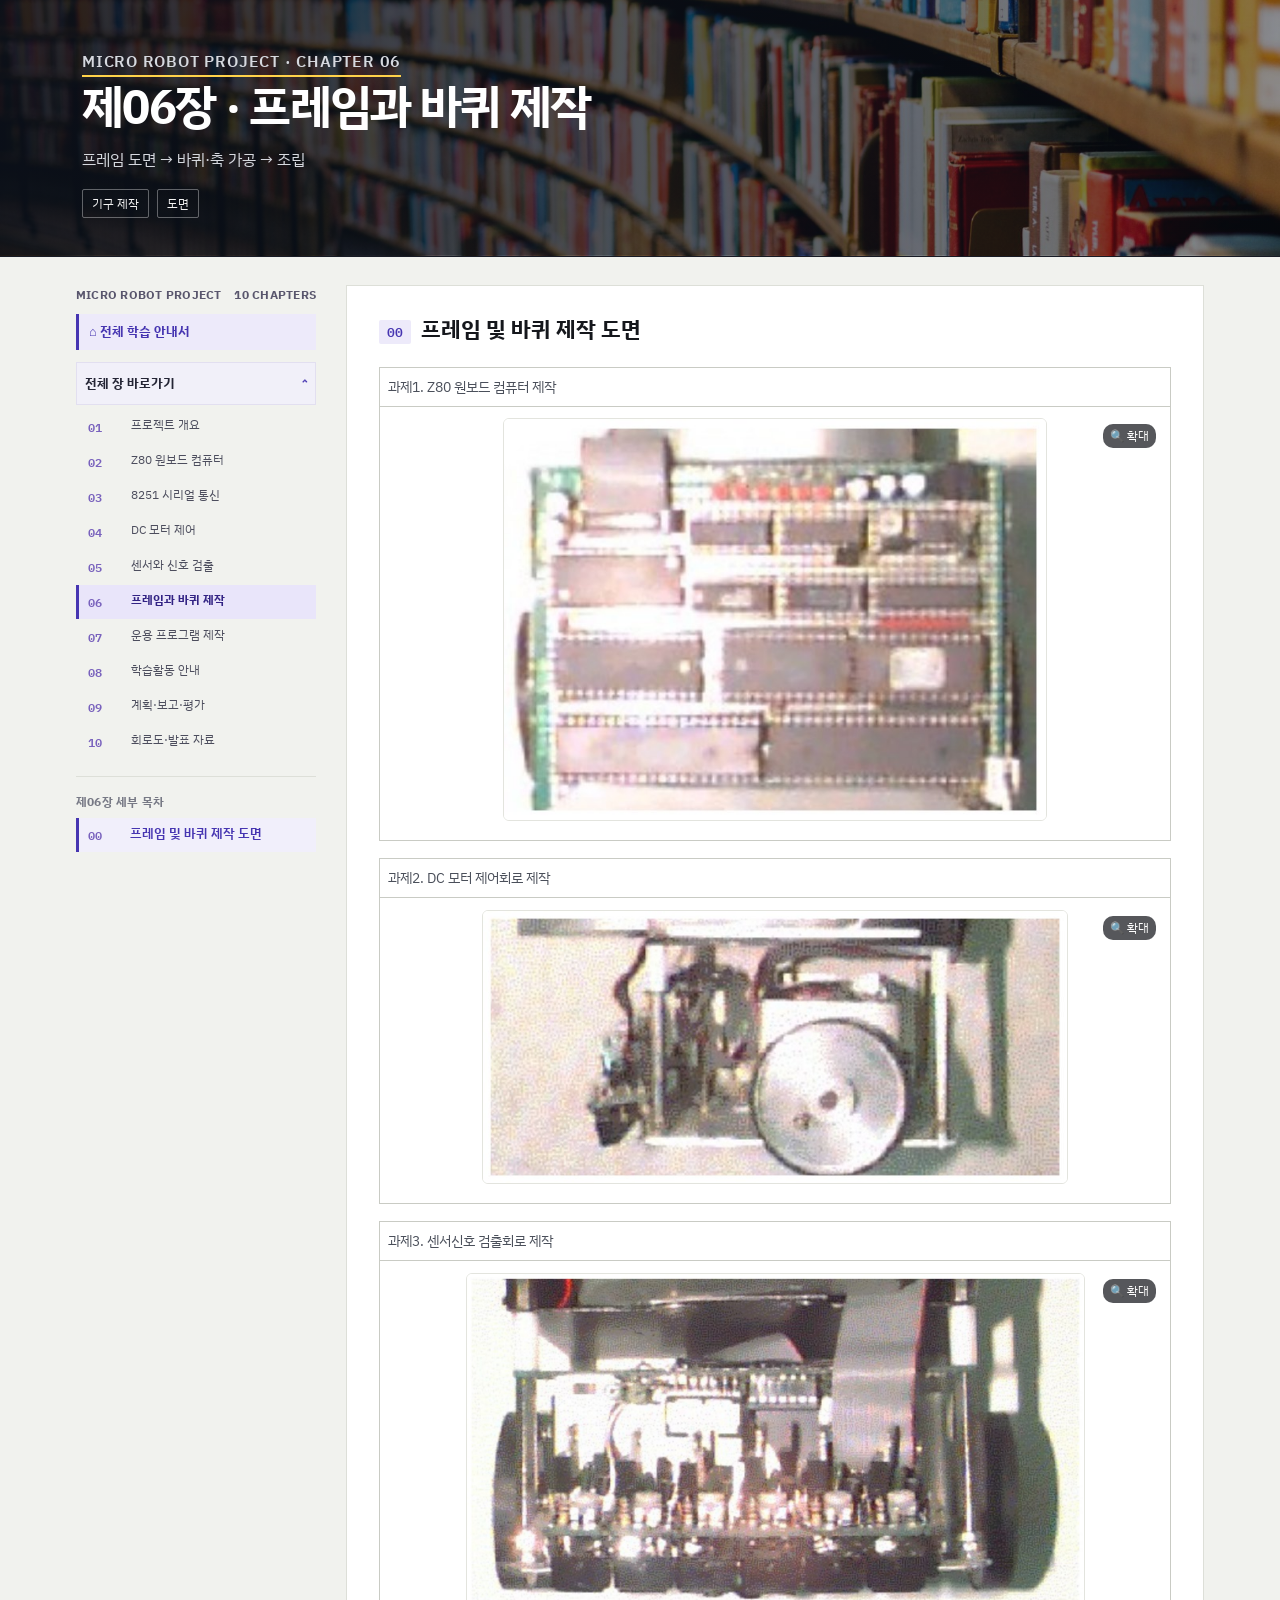
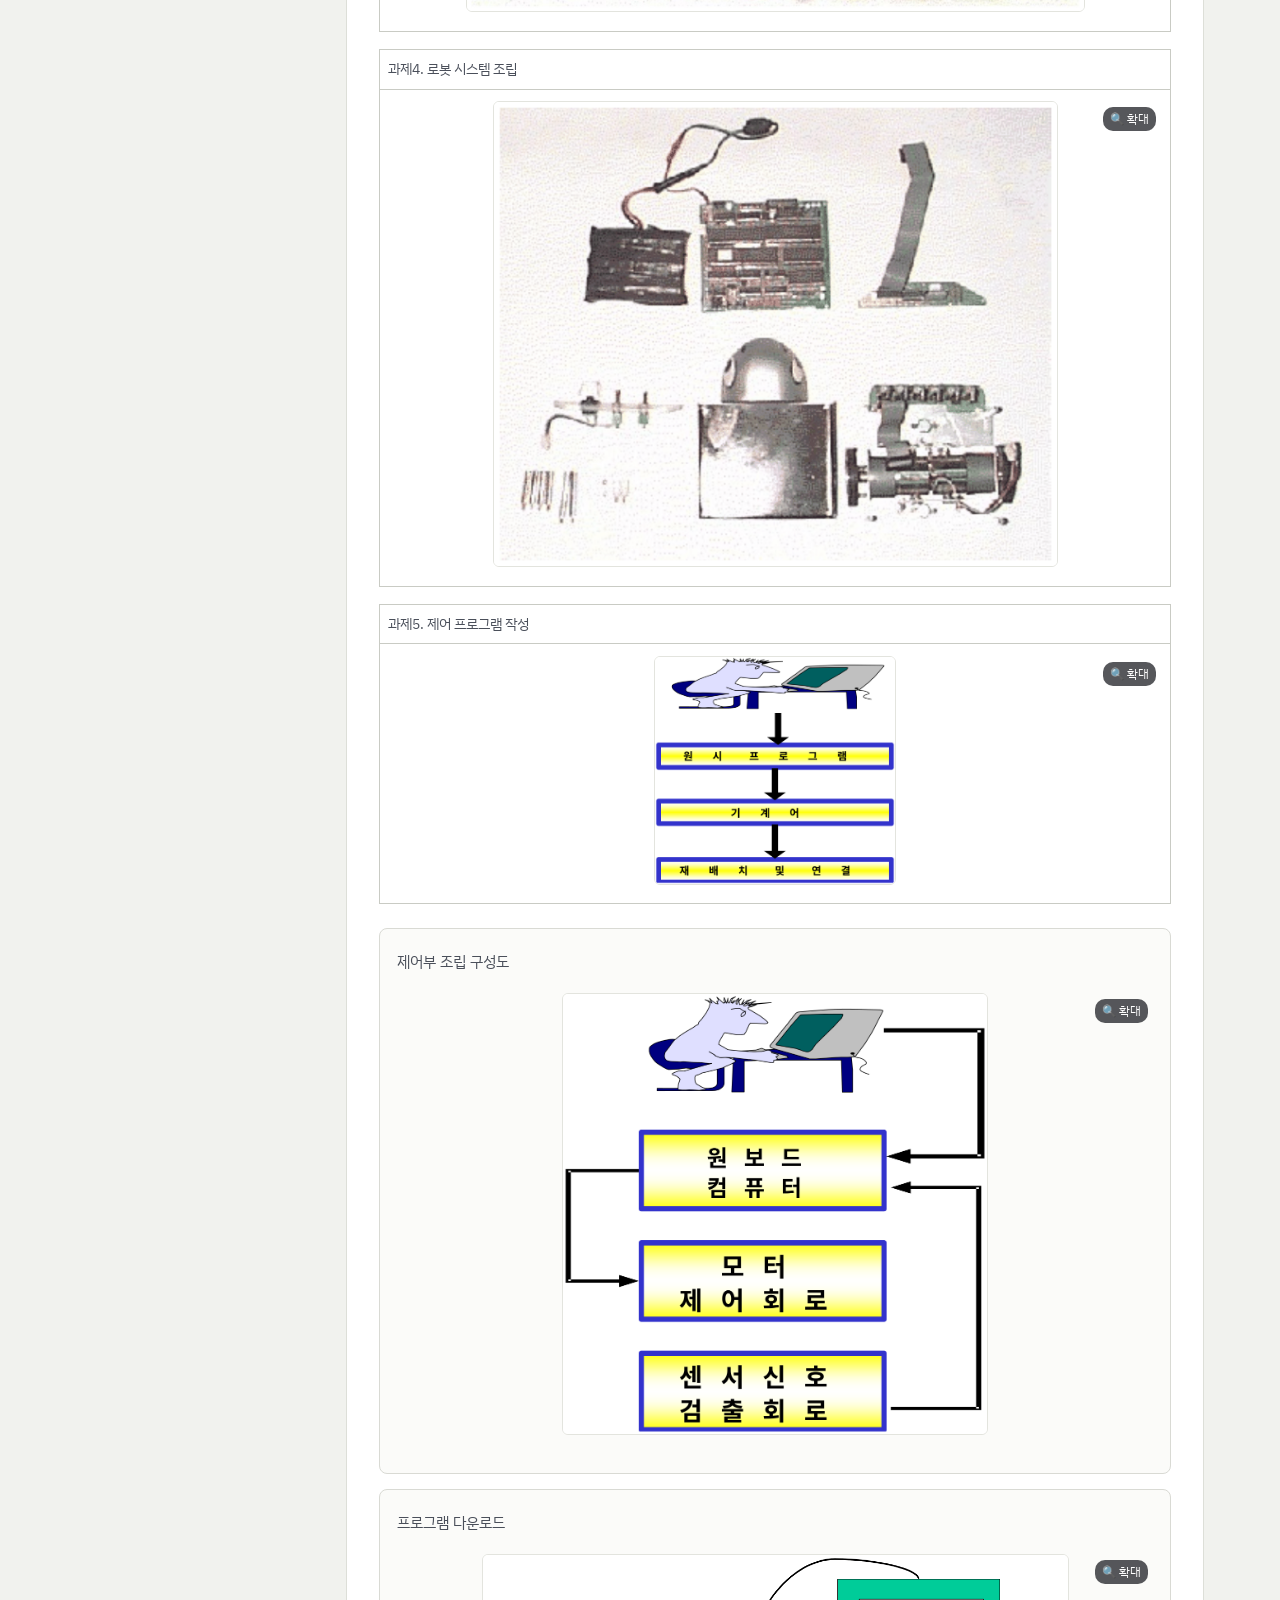
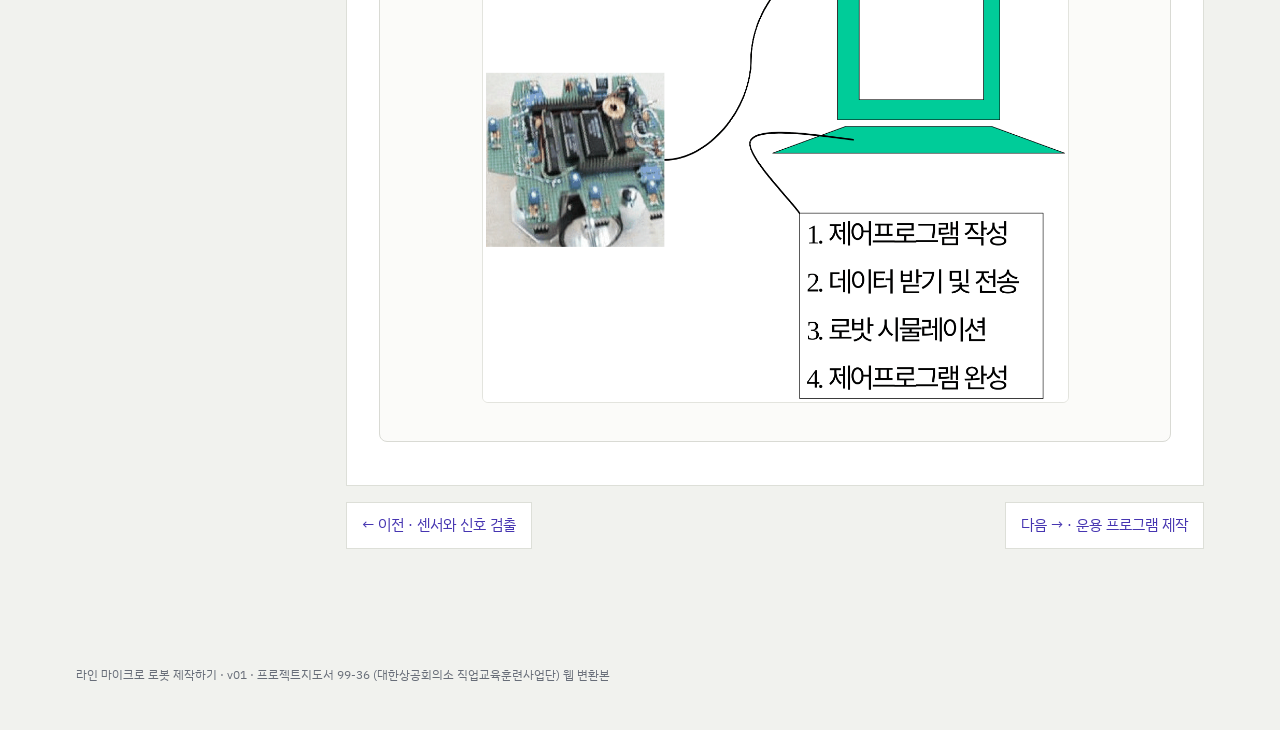
<file: ch06_frame_and_wheels_v01.html>
<!doctype html>
<html lang="ko"><head><meta charset="utf-8"><meta name="viewport" content="width=device-width,initial-scale=1">
<meta name="description" content="프레임 도면 → 바퀴·축 가공 → 조립"><title>제06장 · 프레임과 바퀴 제작 · 라인 마이크로 로봇 제작하기</title>
<link rel="preconnect" href="https://fonts.googleapis.com"><link rel="preconnect" href="https://fonts.gstatic.com" crossorigin>
<link href="https://fonts.googleapis.com/css2?family=IBM+Plex+Sans+KR:wght@300;400;500;600;700&family=IBM+Plex+Mono:wght@400;500;600&display=swap" rel="stylesheet">
<link rel="icon" href="data:image/svg+xml,%3Csvg xmlns='http://www.w3.org/2000/svg' viewBox='0 0 32 32'%3E%3Crect width='32' height='32' rx='6' fill='%234635B1'/%3E%3Ctext x='16' y='22' font-size='14' text-anchor='middle' fill='%23FFD24A' font-family='monospace'%3EZ80%3C/text%3E%3C/svg%3E"><link rel="stylesheet" href="assets/site.css"></head><body data-chapter="ch06">
<button type="button" class="mobile-menu" id="mobile-menu" aria-controls="course-nav" aria-expanded="false">☰ 장·목차</button><div class="shade" id="shade"></div>
<header class="hero"><div class="hero-inner"><p class="kicker">MICRO ROBOT PROJECT · CHAPTER 06</p><h1>제06장 · 프레임과 바퀴 제작</h1><p>프레임 도면 → 바퀴·축 가공 → 조립</p><div class="chips"><span class="chip">기구 제작</span><span class="chip">도면</span></div></div></header>
<div class="wrap"><nav class="toc" id="course-nav" aria-label="장과 절 탐색"></nav><main class="content" id="main-content"><section class="section" id="s00"><h2><span class="num">00</span>프레임 및 바퀴 제작 도면</h2><div class="table-wrap" tabindex="0"><table class="hwp"><tr><td><p>과제1. Z80 원보드 컴퓨터 제작</p></td></tr><tr><td><figure class="fig"><img src="assets/img/img_f278bb0964.jpg" width="680" height="503" alt="본문 그림" loading="lazy" decoding="async" style="width:544px"></figure></td></tr></table></div>
<div class="table-wrap" tabindex="0"><table class="hwp"><tr><td><p>과제2. DC 모터 제어회로 제작</p></td></tr><tr><td><figure class="fig"><img src="assets/img/img_6200c4ee0b.jpg" width="924" height="431" alt="본문 그림" loading="lazy" decoding="async" style="width:586px"></figure></td></tr></table></div>
<div class="table-wrap" tabindex="0"><table class="hwp"><tr><td><p>과제3. 센서신호 검출회로 제작</p></td></tr><tr><td><figure class="fig"><img src="assets/img/img_c053778ddf.jpg" width="1564" height="856" alt="본문 그림" loading="lazy" decoding="async" style="width:619px"></figure></td></tr></table></div>
<div class="table-wrap" tabindex="0"><table class="hwp"><tr><td><p>과제4. 로봇 시스템 조립</p></td></tr><tr><td><figure class="fig"><img src="assets/img/img_f67e1bba68.png" width="1190" height="981" alt="본문 그림" loading="lazy" decoding="async" style="width:565px"></figure></td></tr></table></div>
<div class="table-wrap" tabindex="0"><table class="hwp"><tr><td><p>과제5. 제어 프로그램 작성</p></td></tr><tr><td><figure class="fig"><img src="assets/img/img_e59bf16e80.png" width="4528" height="4278" alt="본문 그림" loading="lazy" decoding="async" style="width:242px"></figure></td></tr></table></div>
<div class="frame"><p>제어부 조립 구성도</p>
<figure class="fig"><img src="assets/img/img_4de8e56833.png" width="4120" height="4276" alt="본문 그림" loading="lazy" decoding="async" style="width:426px"></figure></div>
<div class="frame"><p>프로그램 다운로드</p>
<figure class="fig"><img src="assets/img/img_e65d52abc9.png" width="4514" height="3452" alt="본문 그림" loading="lazy" decoding="async" style="width:587px"></figure></div></section><div class="chapter-links" id="chapter-links"></div></main></div>
<footer class="footer">라인 마이크로 로봇 제작하기 · v01 · 프로젝트지도서 99-36 (대한상공회의소 직업교육훈련사업단) 웹 변환본</footer>
<script>window.COURSE={"title": "라인 마이크로 로봇 제작하기", "short_title": "MICRO ROBOT PROJECT", "home_label": "전체 학습 안내서", "chapters": [{"id": "ch01", "number": 1, "title": "프로젝트 개요", "file": "ch01_project_overview_v01.html"}, {"id": "ch02", "number": 2, "title": "Z80 원보드 컴퓨터", "file": "ch02_z80_one_board_computer_v01.html"}, {"id": "ch03", "number": 3, "title": "8251 시리얼 통신", "file": "ch03_8251_serial_v01.html"}, {"id": "ch04", "number": 4, "title": "DC 모터 제어", "file": "ch04_dc_motor_control_v01.html"}, {"id": "ch05", "number": 5, "title": "센서와 신호 검출", "file": "ch05_sensors_v01.html"}, {"id": "ch06", "number": 6, "title": "프레임과 바퀴 제작", "file": "ch06_frame_and_wheels_v01.html"}, {"id": "ch07", "number": 7, "title": "운용 프로그램 제작", "file": "ch07_z80_assembly_v01.html"}, {"id": "ch08", "number": 8, "title": "학습활동 안내", "file": "ch08_learning_activities_v01.html"}, {"id": "ch09", "number": 9, "title": "계획·보고·평가", "file": "ch09_plan_report_evaluation_v01.html"}, {"id": "ch10", "number": 10, "title": "회로도·발표 자료", "file": "ch10_resources_v01.html"}]};</script><script src="assets/site.js"></script><script src="assets/zoom.js"></script></body></html>
</file>
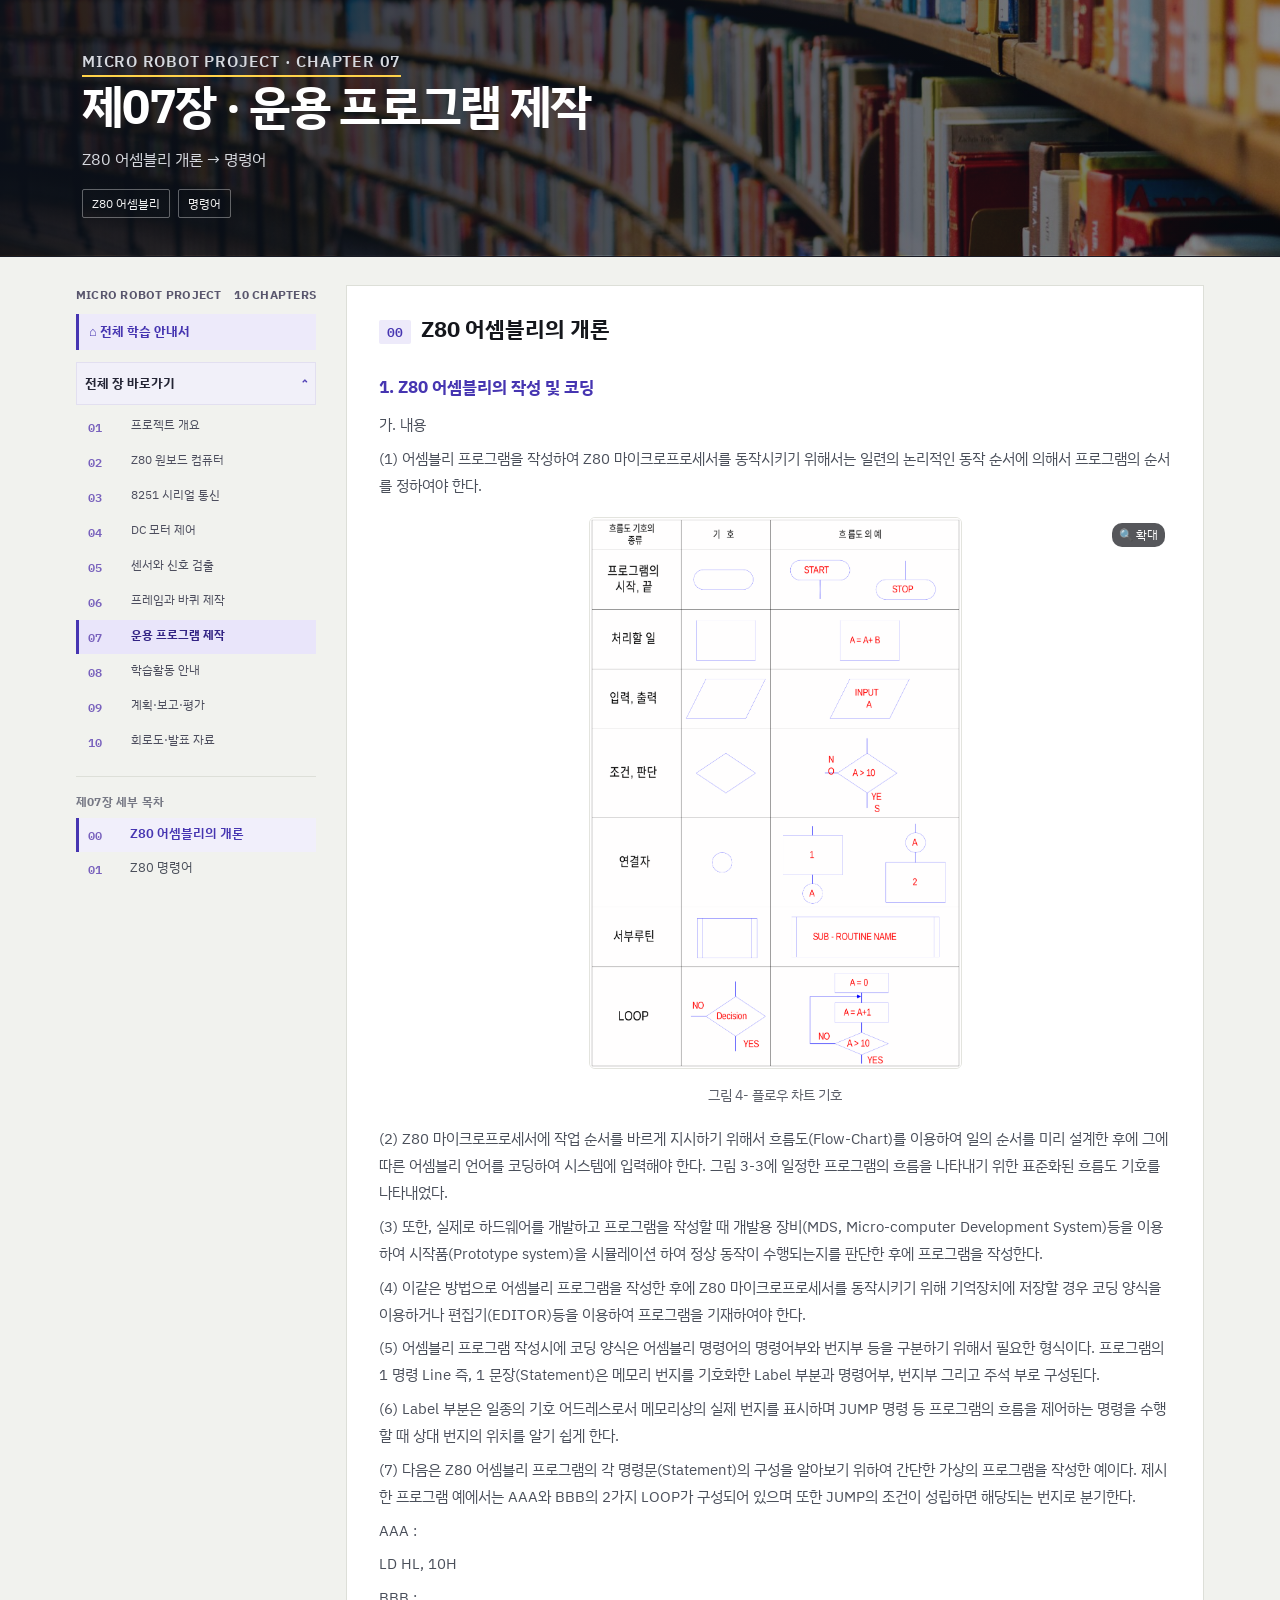
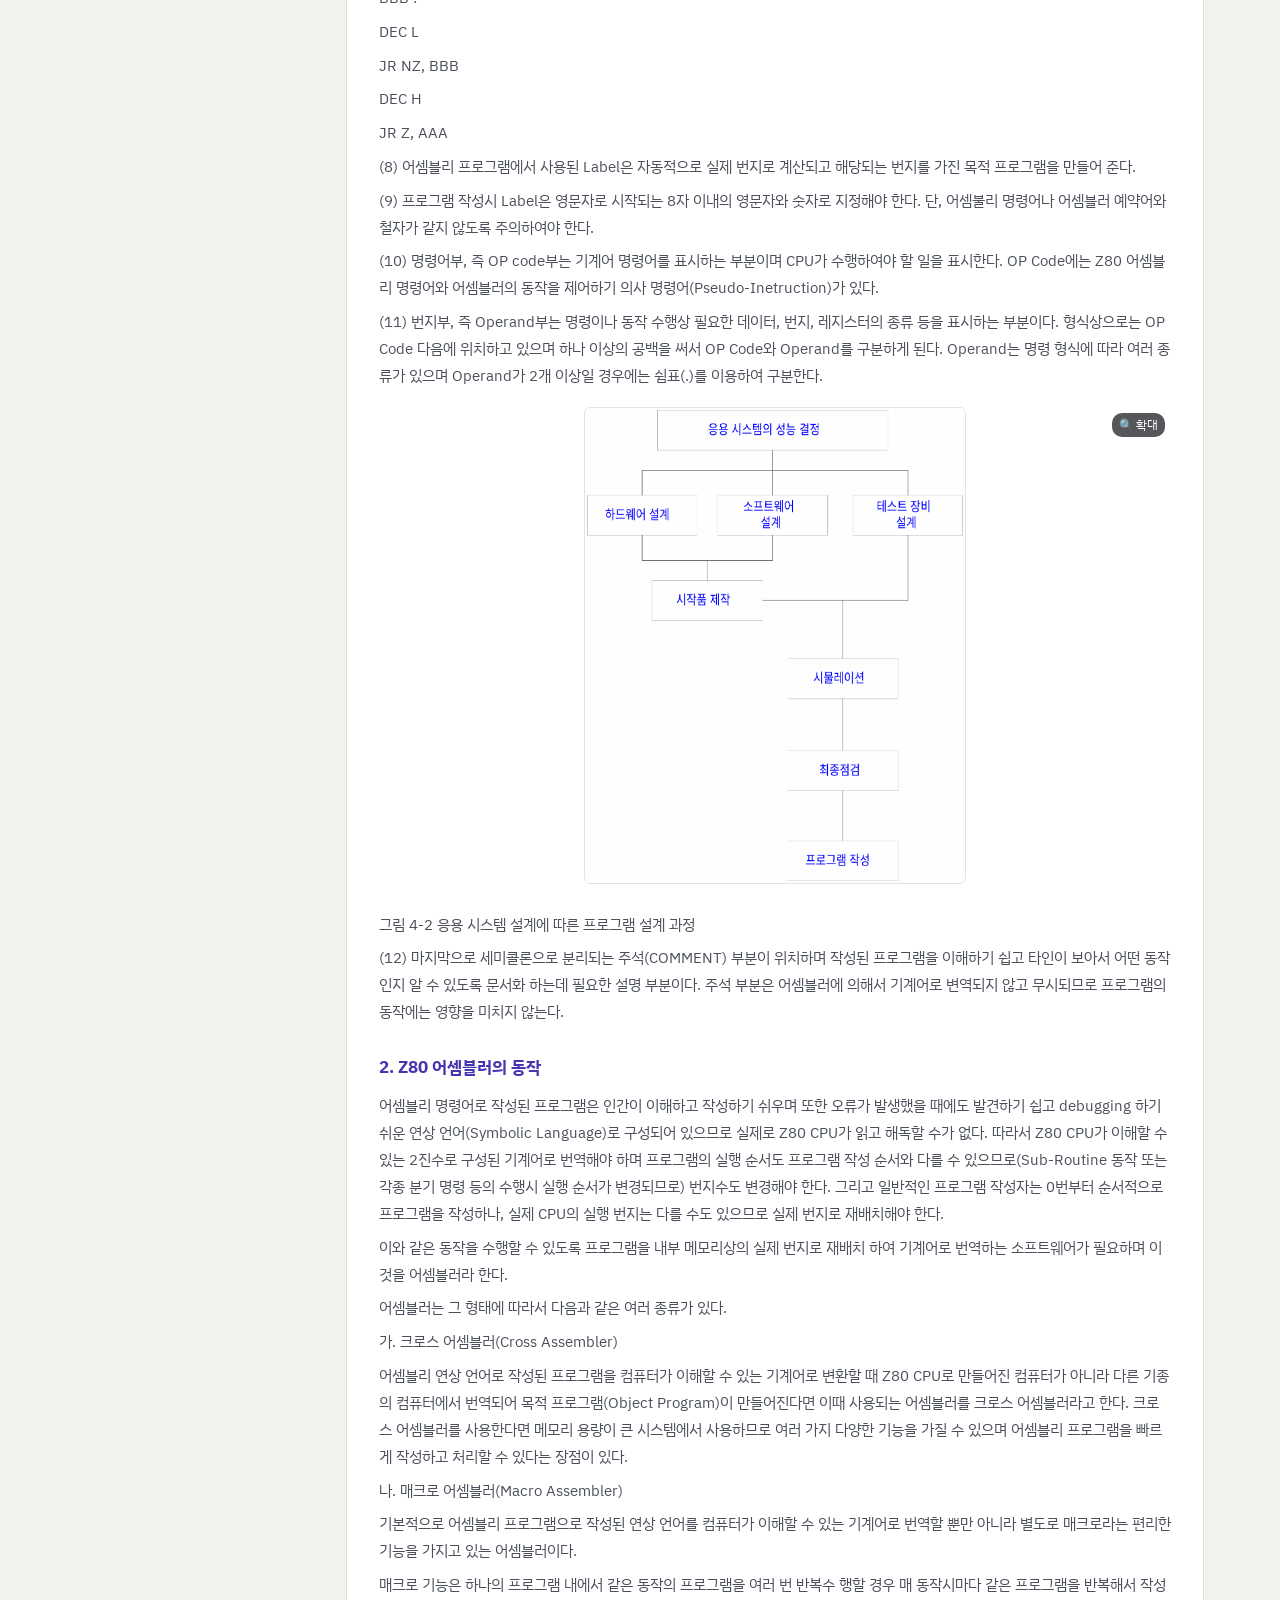
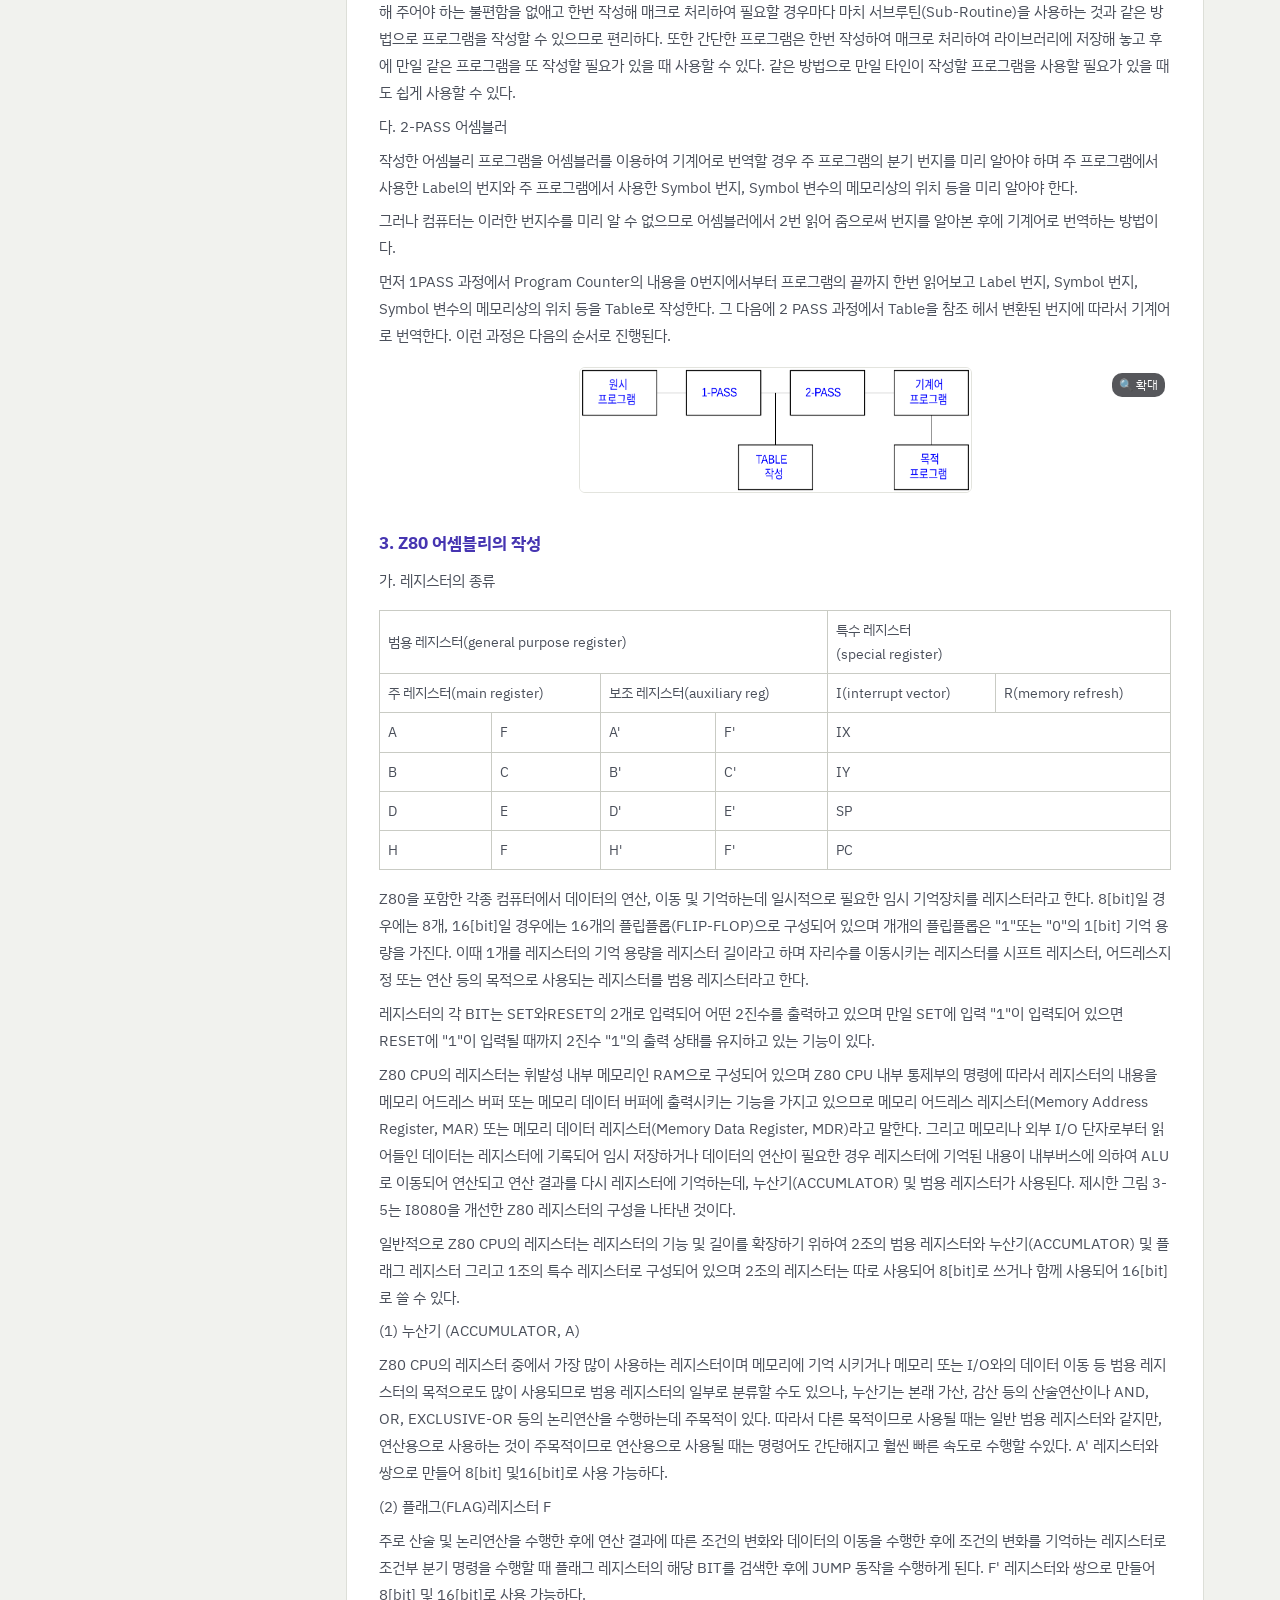
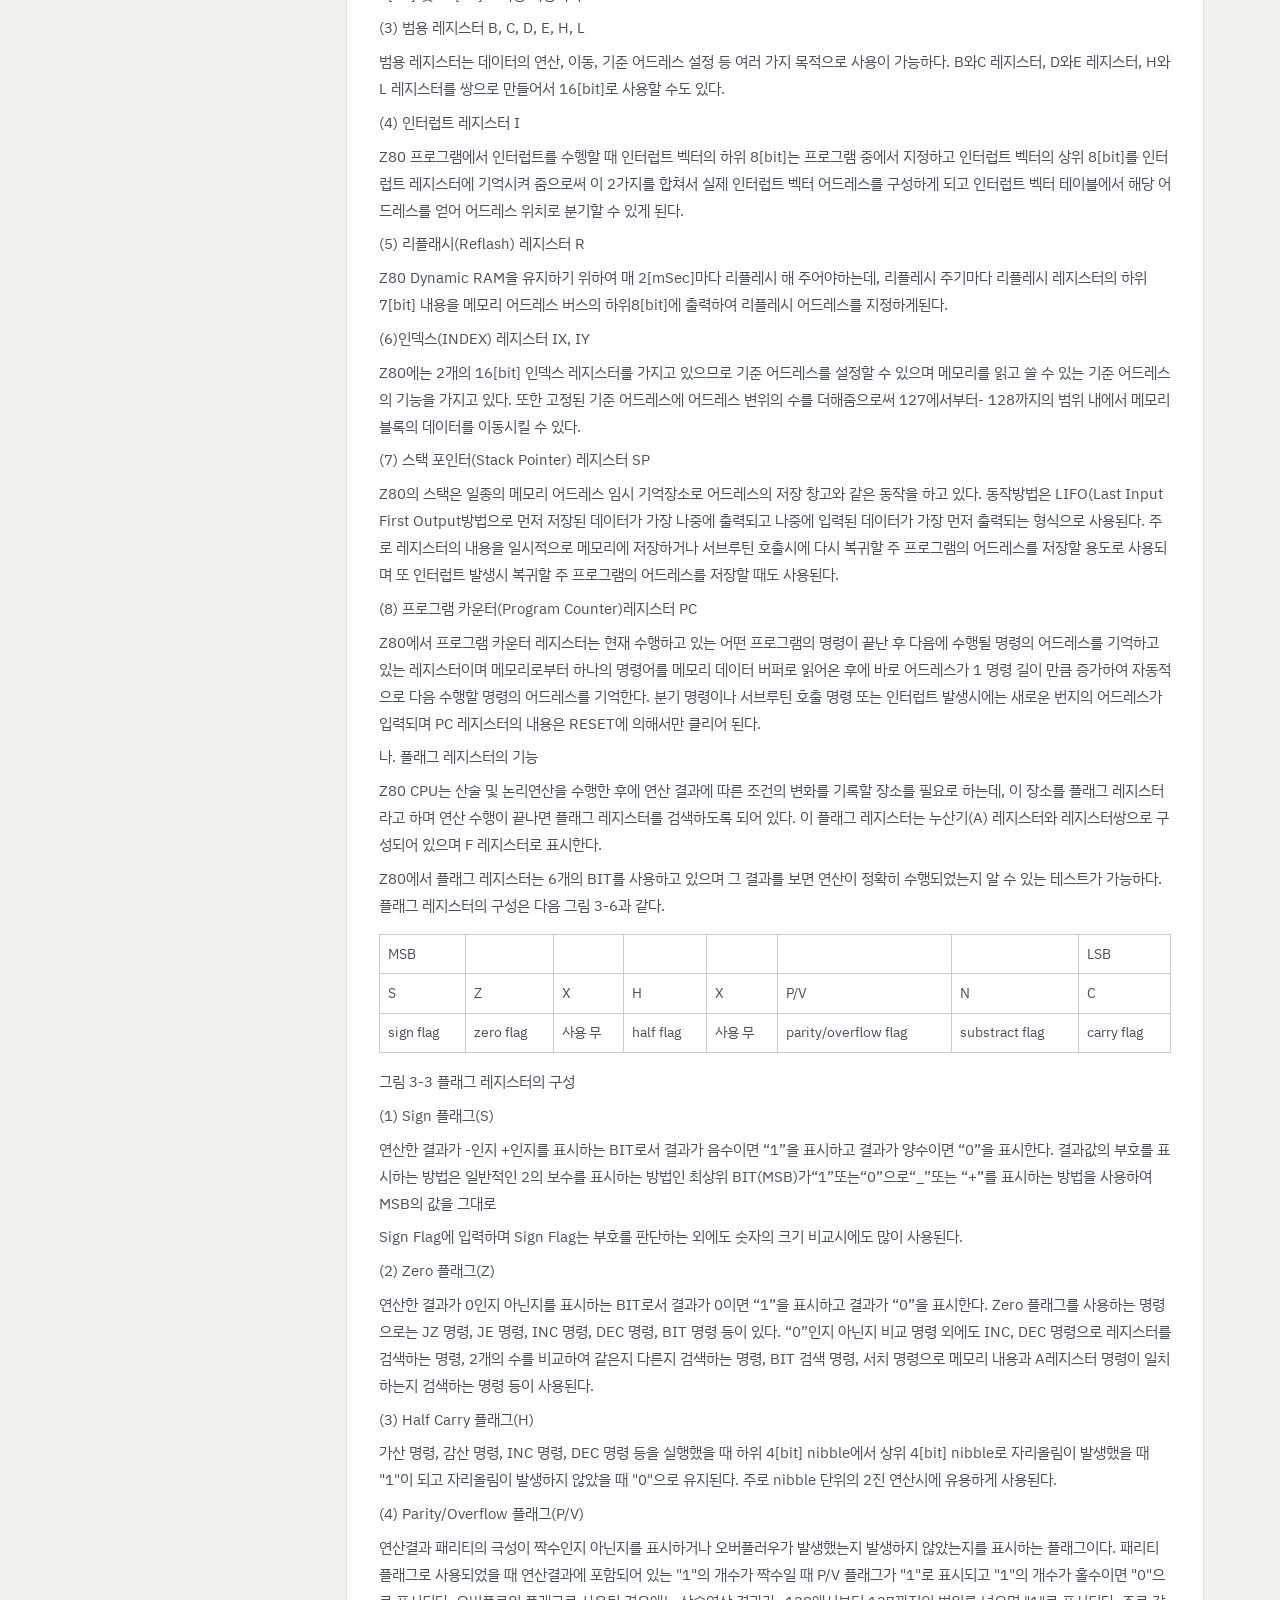
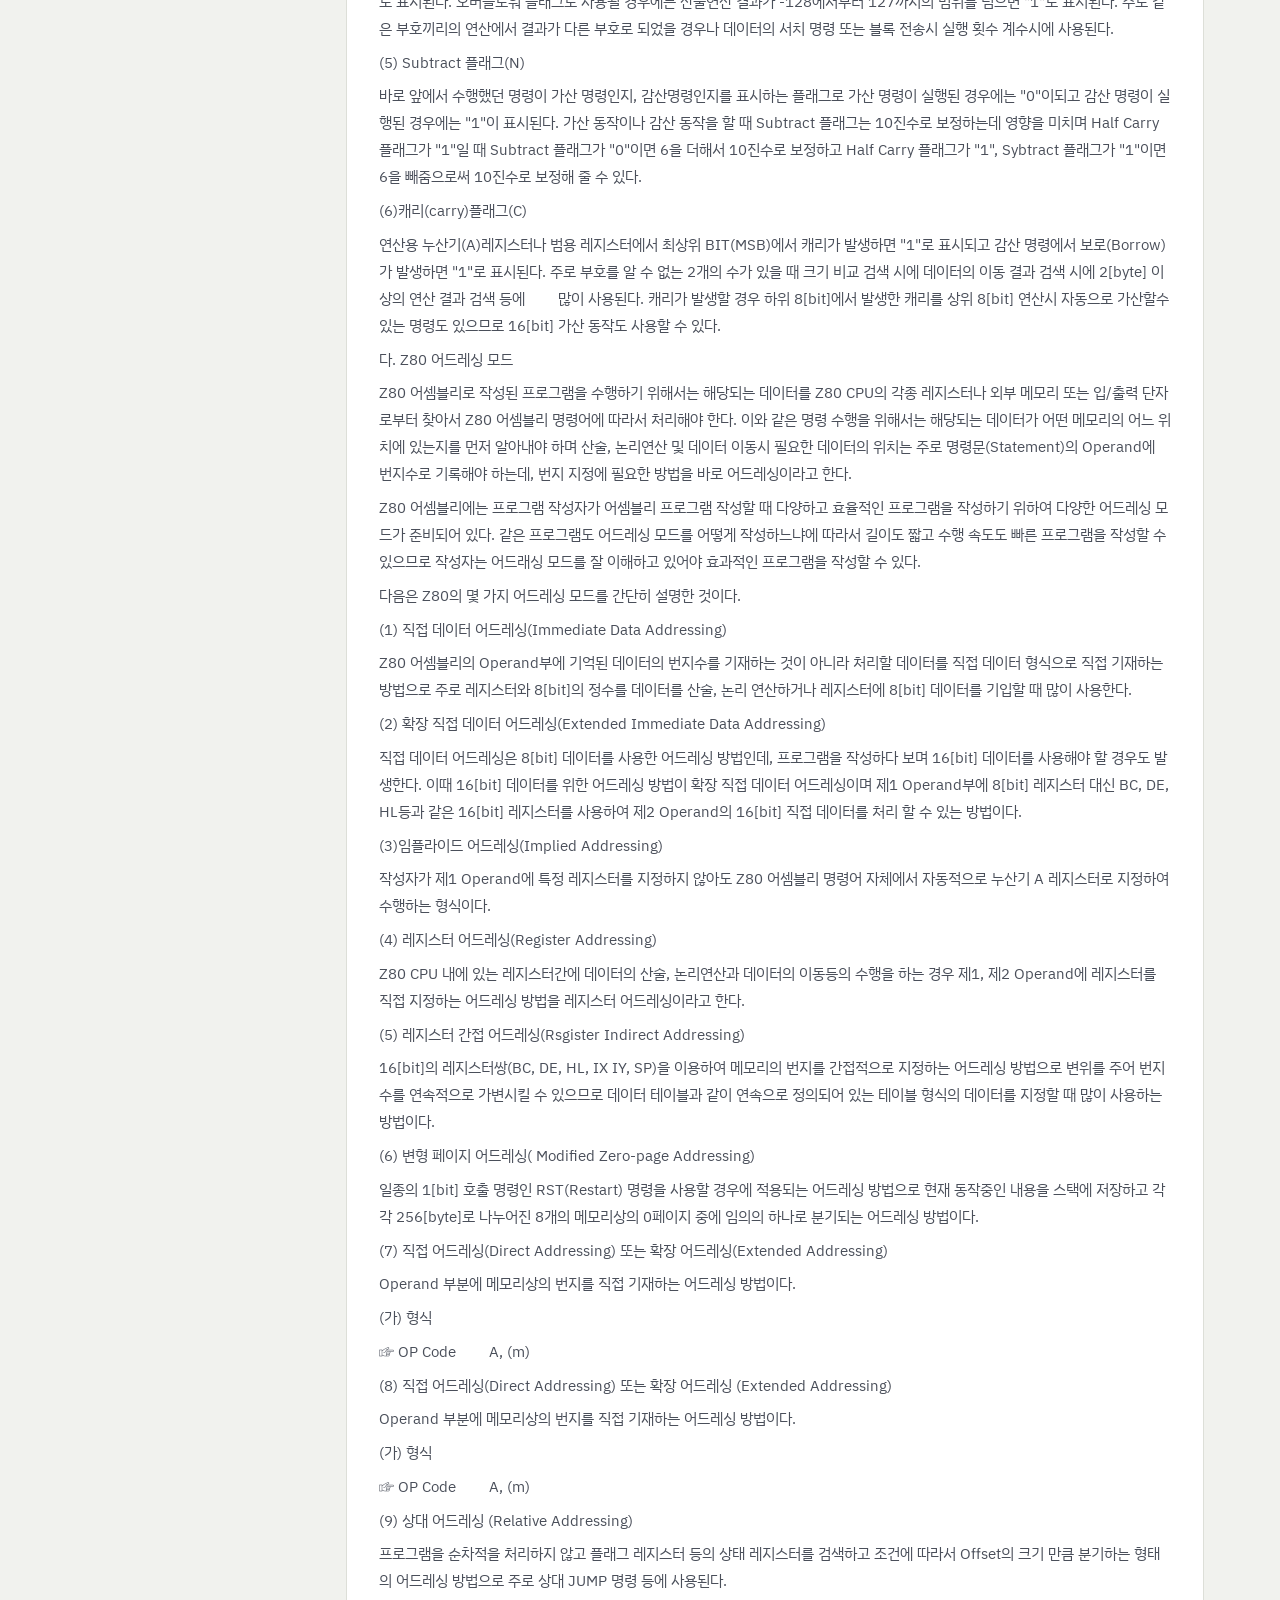
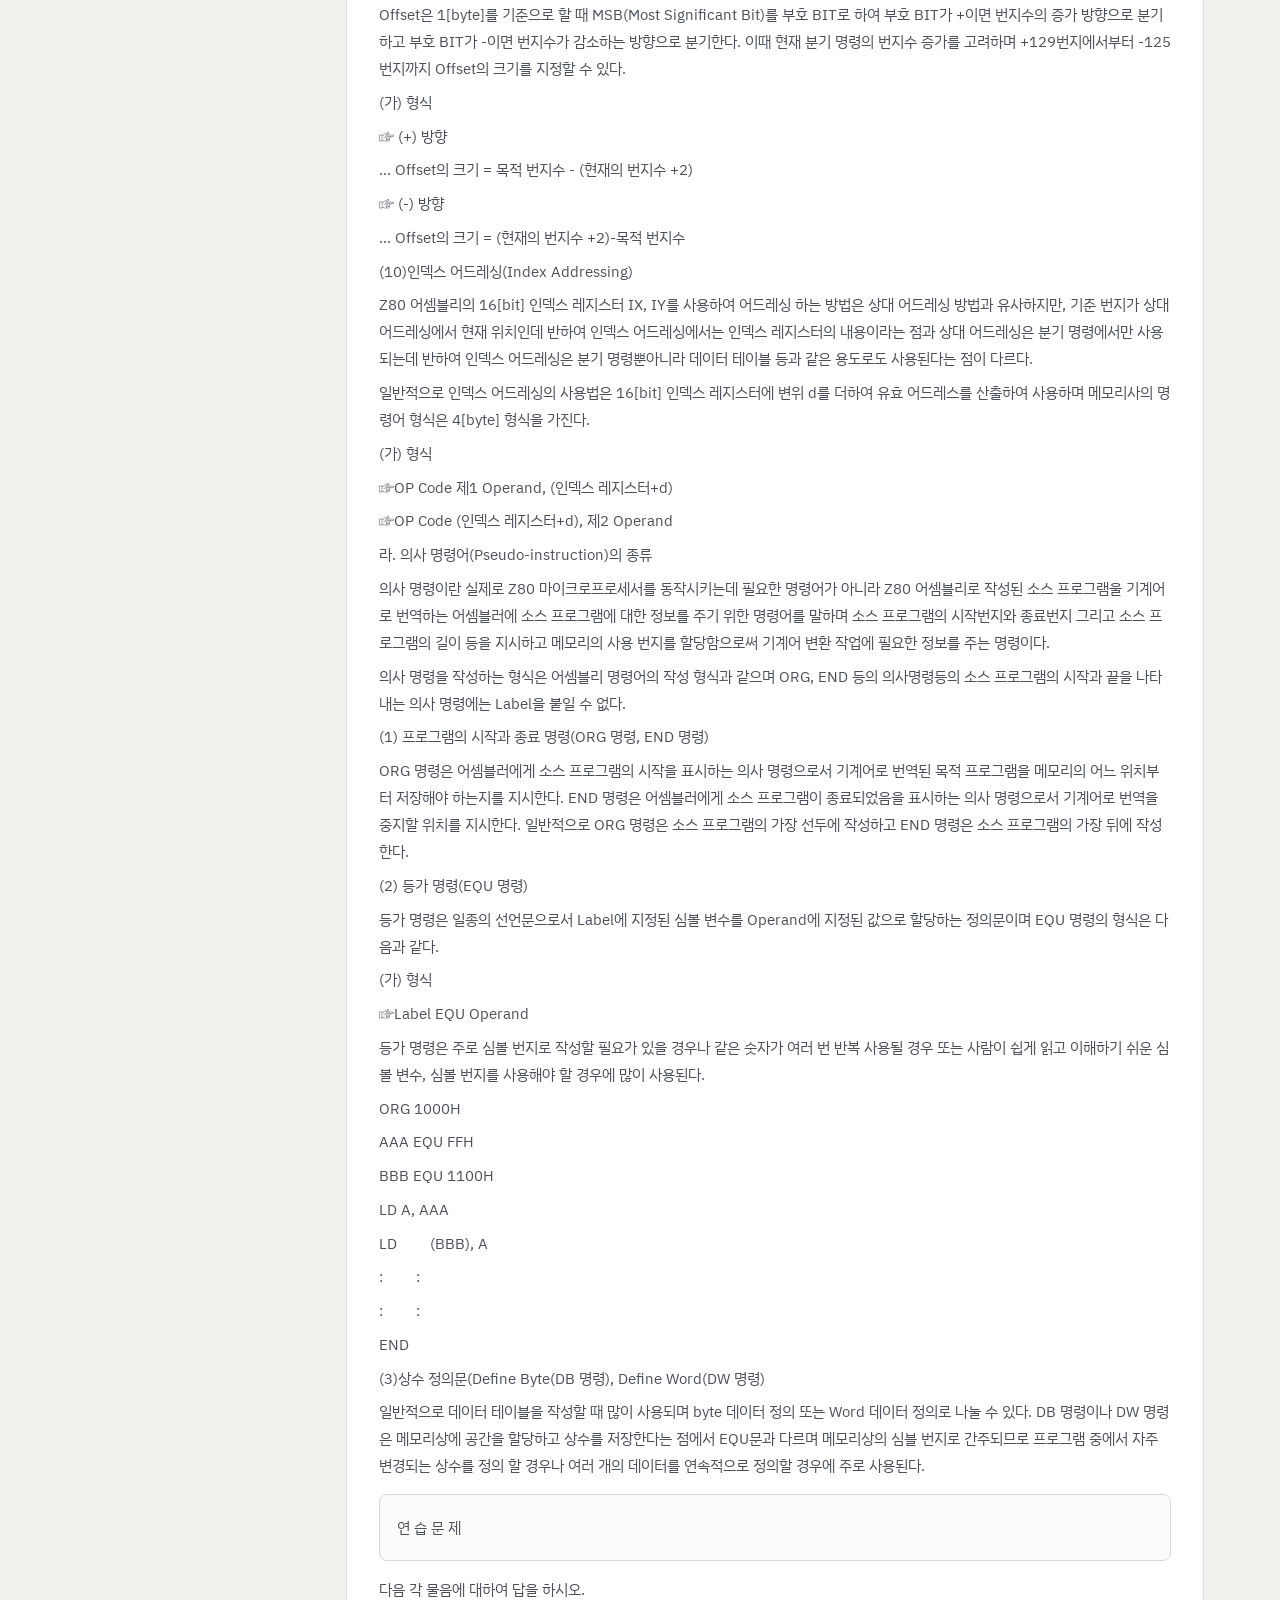
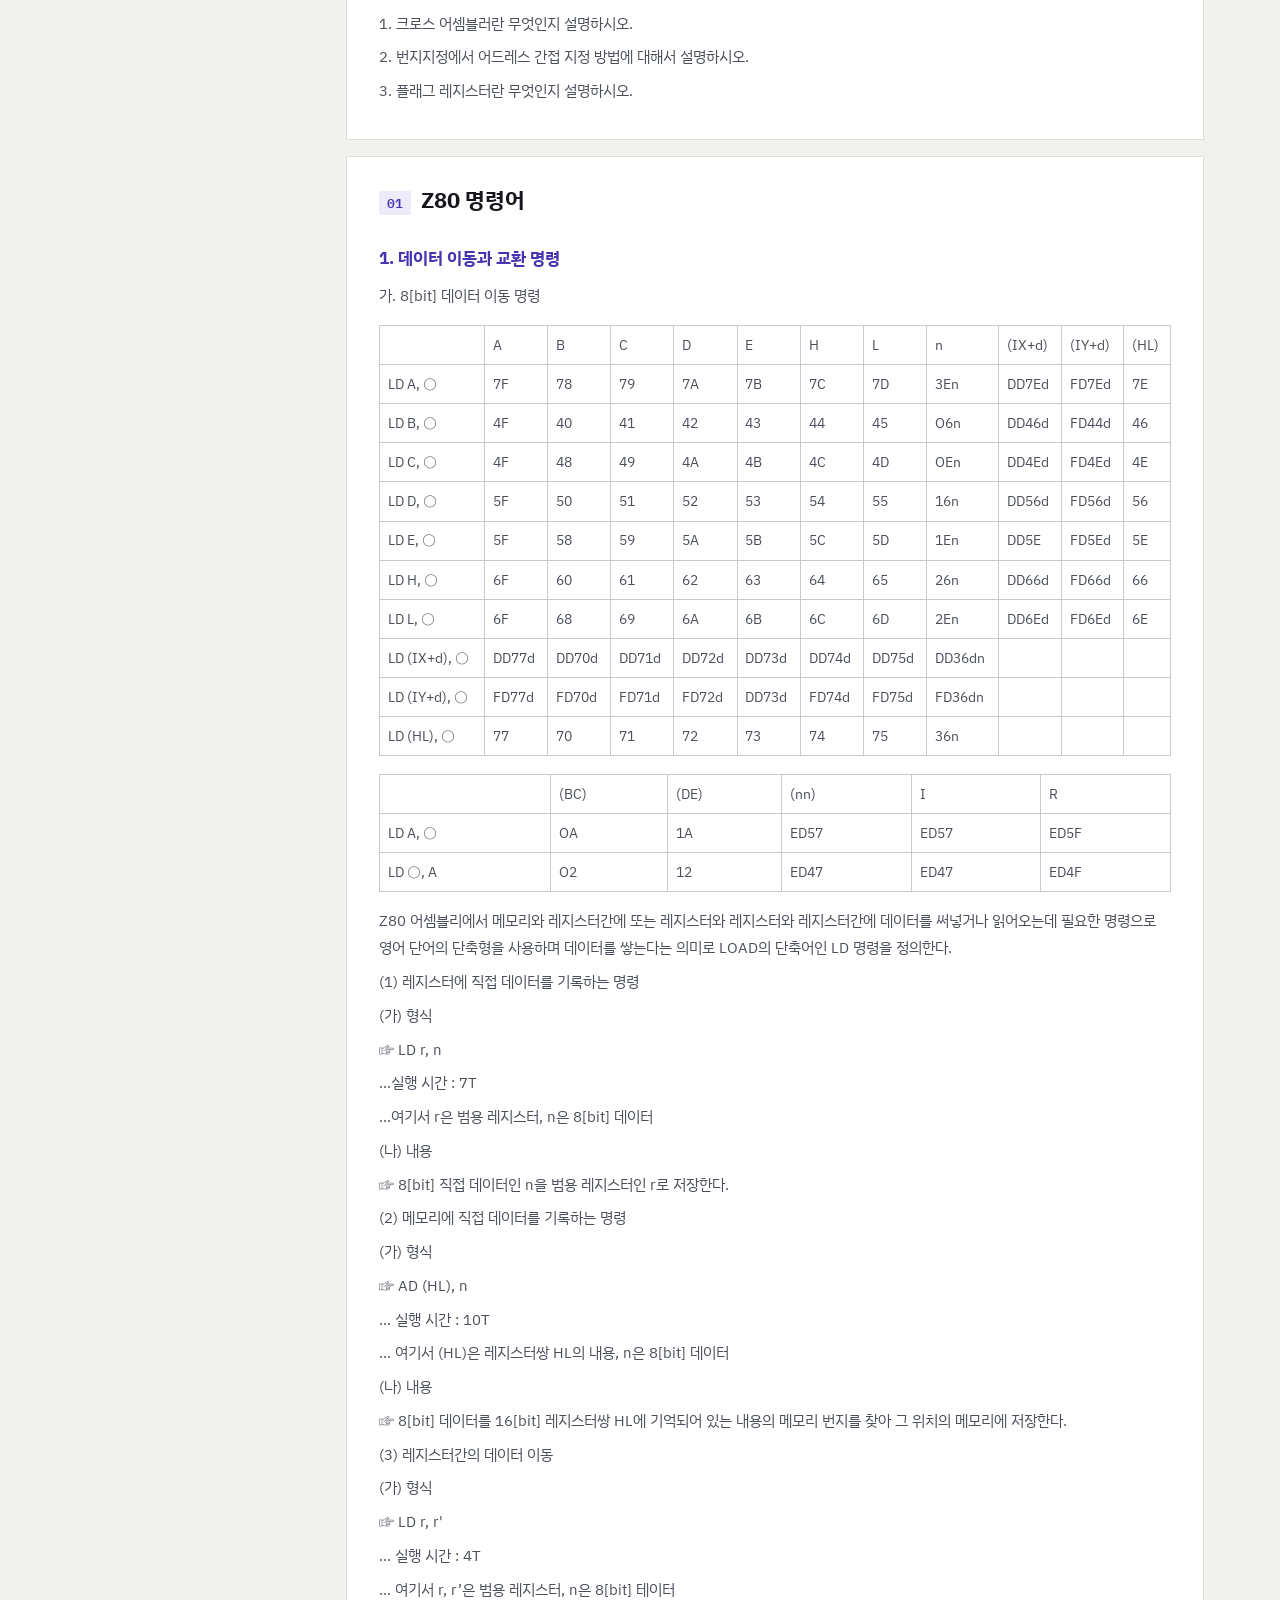
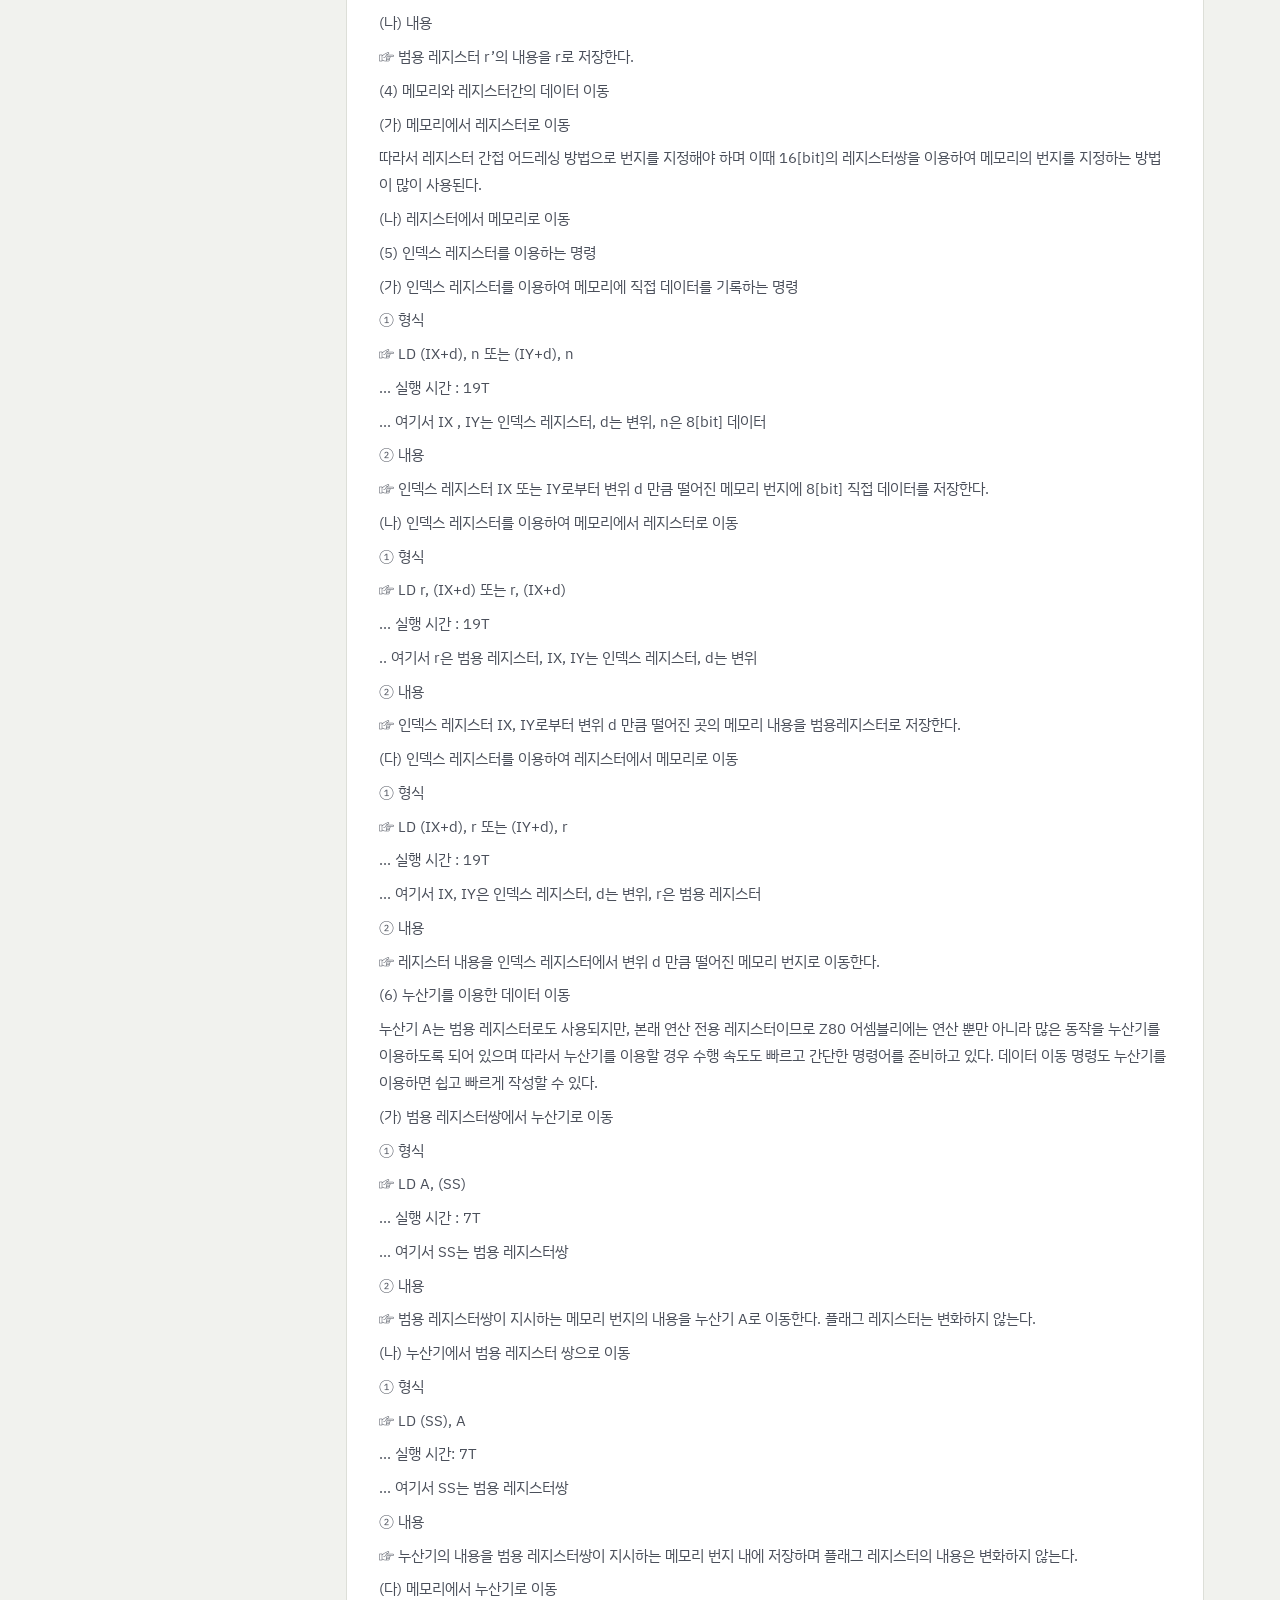
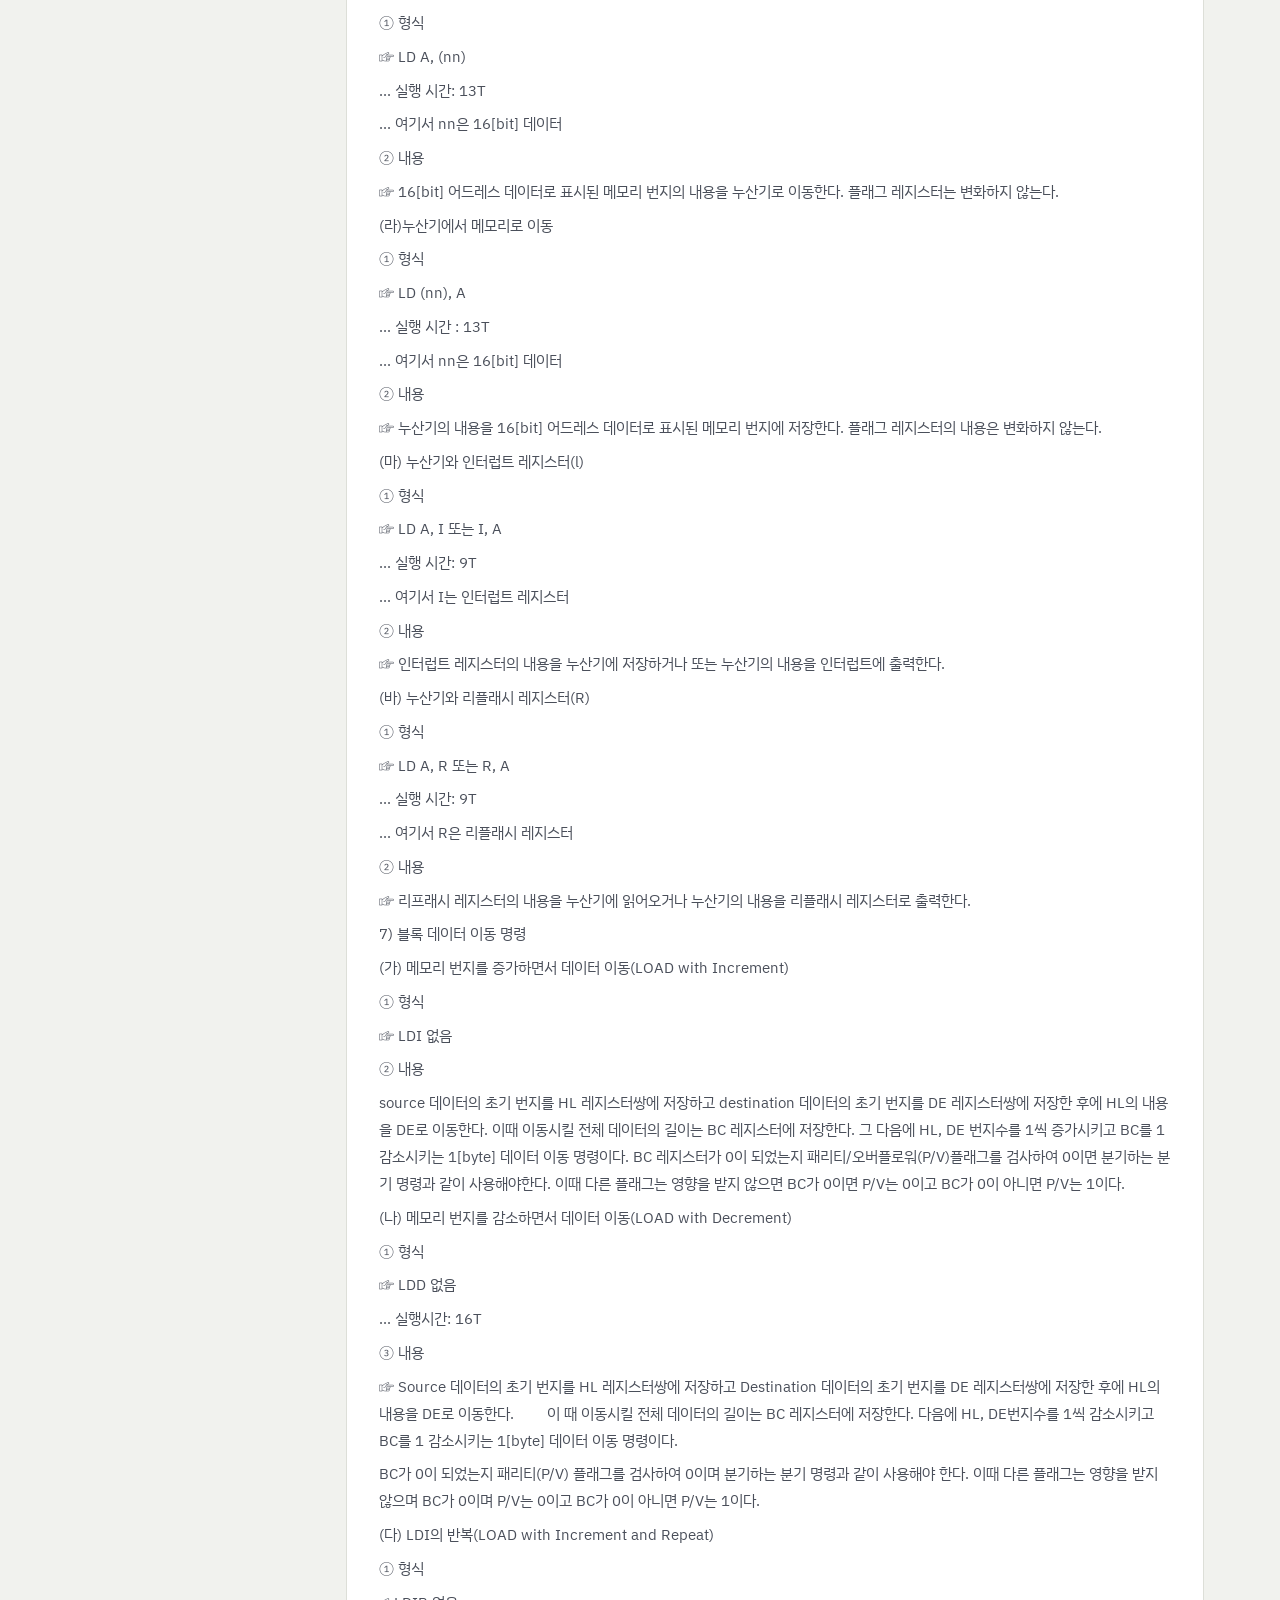
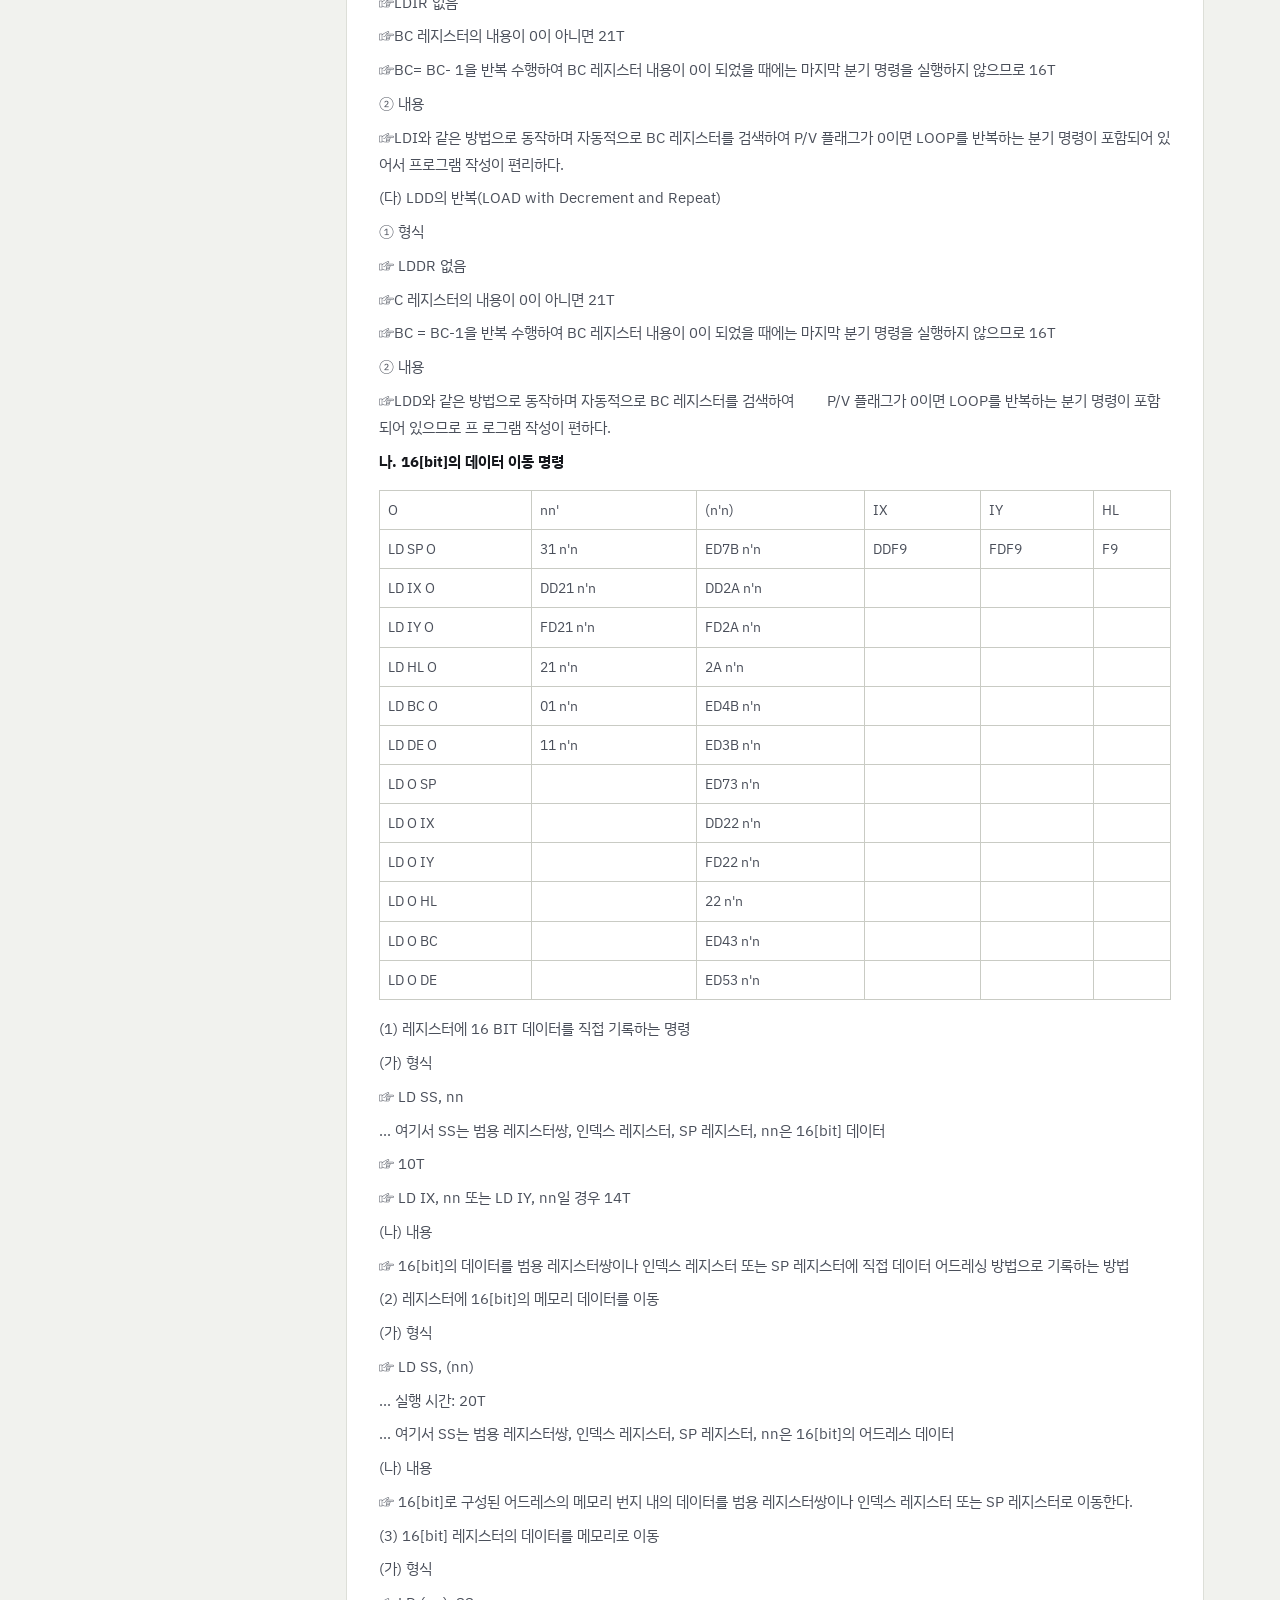
<file: ch07_z80_assembly_v01.html>
<!doctype html>
<html lang="ko"><head><meta charset="utf-8"><meta name="viewport" content="width=device-width,initial-scale=1">
<meta name="description" content="Z80 어셈블리 개론 → 명령어"><title>제07장 · 운용 프로그램 제작 · 라인 마이크로 로봇 제작하기</title>
<link rel="preconnect" href="https://fonts.googleapis.com"><link rel="preconnect" href="https://fonts.gstatic.com" crossorigin>
<link href="https://fonts.googleapis.com/css2?family=IBM+Plex+Sans+KR:wght@300;400;500;600;700&family=IBM+Plex+Mono:wght@400;500;600&display=swap" rel="stylesheet">
<link rel="icon" href="data:image/svg+xml,%3Csvg xmlns='http://www.w3.org/2000/svg' viewBox='0 0 32 32'%3E%3Crect width='32' height='32' rx='6' fill='%234635B1'/%3E%3Ctext x='16' y='22' font-size='14' text-anchor='middle' fill='%23FFD24A' font-family='monospace'%3EZ80%3C/text%3E%3C/svg%3E"><link rel="stylesheet" href="assets/site.css"></head><body data-chapter="ch07">
<button type="button" class="mobile-menu" id="mobile-menu" aria-controls="course-nav" aria-expanded="false">☰ 장·목차</button><div class="shade" id="shade"></div>
<header class="hero"><div class="hero-inner"><p class="kicker">MICRO ROBOT PROJECT · CHAPTER 07</p><h1>제07장 · 운용 프로그램 제작</h1><p>Z80 어셈블리 개론 → 명령어</p><div class="chips"><span class="chip">Z80 어셈블리</span><span class="chip">명령어</span></div></div></header>
<div class="wrap"><nav class="toc" id="course-nav" aria-label="장과 절 탐색"></nav><main class="content" id="main-content"><section class="section" id="s00"><h2><span class="num">00</span>Z80 어셈블리의 개론</h2><h3>1. Z80 어셈블리의 작성 및 코딩</h3>
<p>가. 내용</p>
<p>(1) 어셈블리 프로그램을 작성하여 Z80 마이크로프로세서를 동작시키기 위해서는 일련의 논리적인 동작 순서에 의해서 프로그램의 순서를 정하여야 한다.</p>
<figure class="fig"><img src="assets/img/img_091ce838aa.png" width="4430" height="6562" alt="그림 4- 플로우 차트 기호" loading="lazy" decoding="async" style="width:373px"><figcaption> 그림 4- 플로우 차트 기호 </figcaption></figure>
<p>(2) Z80 마이크로프로세서에 작업 순서를 바르게 지시하기 위해서 흐름도(Flow-Chart)를 이용하여 일의 순서를 미리 설계한 후에 그에 따른 어셈블리 언어를 코딩하여 시스템에 입력해야 한다. 그림 3-3에 일정한 프로그램의 흐름을 나타내기 위한 표준화된 흐름도 기호를 나타내었다.</p>
<p>(3) 또한, 실제로 하드웨어를 개발하고 프로그램을 작성할 때 개발용 장비(MDS, Micro-computer Development System)등을 이용하여 시작품(Prototype system)을 시뮬레이션 하여 정상 동작이 수행되는지를 판단한 후에 프로그램을 작성한다.</p>
<p>(4) 이같은 방법으로 어셈블리 프로그램을 작성한 후에 Z80 마이크로프로세서를 동작시키기 위해 기억장치에 저장할 경우 코딩 양식을 이용하거나 편집기(EDITOR)등을 이용하여 프로그램을 기재하여야 한다.</p>
<p>(5) 어셈블리 프로그램 작성시에 코딩 양식은 어셈블리 명령어의 명령어부와 번지부 등을 구분하기 위해서 필요한 형식이다. 프로그램의 1 명령 Line 즉, 1 문장(Statement)은 메모리 번지를 기호화한 Label 부분과 명령어부, 번지부 그리고 주석 부로 구성된다.</p>
<p>(6) Label 부분은 일종의 기호 어드레스로서 메모리상의 실제 번지를 표시하며 JUMP 명령 등 프로그램의 흐름을 제어하는 명령을 수행할 때 상대 번지의 위치를 알기 쉽게 한다.</p>
<p>(7) 다음은 Z80 어셈블리 프로그램의 각 명령문(Statement)의 구성을 알아보기 위하여 간단한 가상의 프로그램을 작성한 예이다. 제시한 프로그램 예에서는 AAA와 BBB의 2가지 LOOP가 구성되어 있으며 또한 JUMP의 조건이 성립하면 해당되는 번지로 분기한다.</p>
<p>AAA :</p>
<p>LD HL, 10H</p>
<p>BBB :</p>
<p>DEC L</p>
<p>JR NZ, BBB</p>
<p>DEC H</p>
<p>JR Z, AAA</p>
<p>(8) 어셈블리 프로그램에서 사용된 Label은 자동적으로 실제 번지로 계산되고 해당되는 번지를 가진 목적 프로그램을 만들어 준다.</p>
<p>(9) 프로그램 작성시 Label은 영문자로 시작되는 8자 이내의 영문자와 숫자로 지정해야 한다. 단, 어셈불리 명령어나 어셈블러 예약어와 철자가 같지 않도록 주의하여야 한다.</p>
<p>(10) 명령어부, 즉 OP code부는 기계어 명령어를 표시하는 부분이며 CPU가 수행하여야 할 일을 표시한다. OP Code에는 Z80 어셈블리 명령어와 어셈블러의 동작을 제어하기 의사 명령어(Pseudo-Inetruction)가 있다.</p>
<p>(11) 번지부, 즉 Operand부는 명령이나 동작 수행상 필요한 데이터, 번지, 레지스터의 종류 등을 표시하는 부분이다. 형식상으로는 OP Code 다음에 위치하고 있으며 하나 이상의 공백을 써서 OP Code와 Operand를 구분하게 된다. Operand는 명령 형식에 따라 여러 종류가 있으며 Operand가 2개 이상일 경우에는 쉼표(.)를 이용하여 구분한다.</p>
<figure class="fig"><img src="assets/img/img_b43aadc2e7.png" width="4516" height="5648" alt="본문 그림" loading="lazy" decoding="async" style="width:382px"></figure>
<p>그림 4-2 응용 시스템 설계에 따른 프로그램 설계 과정</p>
<p>(12) 마지막으로 세미콜론으로 분리되는 주석(COMMENT) 부분이 위치하며 작성된 프로그램을 이해하기 쉽고 타인이 보아서 어떤 동작인지 알 수 있도록 문서화 하는데 필요한 설명 부분이다. 주석 부분은 어셈블러에 의해서 기계어로 변역되지 않고 무시되므로 프로그램의 동작에는 영향을 미치지 않는다.</p>
<h3>2. Z80 어셈블러의 동작</h3>
<p>어셈블리 명령어로 작성된 프로그램은 인간이 이해하고 작성하기 쉬우며 또한 오류가 발생했을 때에도 발견하기 쉽고 debugging 하기 쉬운 연상 언어(Symbolic Language)로 구성되어 있으므로 실제로 Z80 CPU가 읽고 해독할 수가 없다. 따라서 Z80 CPU가 이해할 수 있는 2진수로 구성된 기계어로 번역해야 하며 프로그램의 실행 순서도 프로그램 작성 순서와 다를 수 있으므로(Sub-Routine 동작 또는 각종 분기 명령 등의 수행시 실행 순서가 변경되므로) 번지수도 변경해야 한다. 그리고 일반적인 프로그램 작성자는 0번부터 순서적으로 프로그램을 작성하나, 실제 CPU의 실행 번지는 다를 수도 있으므로 실제 번지로 재배치해야 한다.</p>
<p>이와 같은 동작을 수행할 수 있도록 프로그램을 내부 메모리상의 실제 번지로 재배치 하여 기계어로 번역하는 소프트웨어가 필요하며 이것을 어셈블러라 한다.</p>
<p>어셈블러는 그 형태에 따라서 다음과 같은 여러 종류가 있다.</p>
<p>가. 크로스 어셈블러(Cross Assembler)</p>
<p>어셈블리 연상 언어로 작성된 프로그램을 컴퓨터가 이해할 수 있는 기계어로 변환할 때 Z80 CPU로 만들어진 컴퓨터가 아니라 다른 기종의 컴퓨터에서 번역되어 목적 프로그램(Object Program)이 만들어진다면 이때 사용되는 어셈블러를 크로스 어셈블러라고 한다. 크로스 어셈블러를 사용한다면 메모리 용량이 큰 시스템에서 사용하므로 여러 가지 다양한 기능을 가질 수 있으며 어셈블리 프로그램을 빠르게 작성하고 처리할 수 있다는 장점이 있다.</p>
<p>나. 매크로 어셈블러(Macro Assembler)</p>
<p>기본적으로 어셈블리 프로그램으로 작성된 연상 언어를 컴퓨터가 이해할 수 있는 기계어로 번역할 뿐만 아니라 별도로 매크로라는 편리한 기능을 가지고 있는 어셈블러이다.</p>
<p>매크로 기능은 하나의 프로그램 내에서 같은 동작의 프로그램을 여러 번 반복수 행할 경우 매 동작시마다 같은 프로그램을 반복해서 작성해 주어야 하는 불편함을 없애고 한번 작성해 매크로 처리하여 필요할 경우마다 마치 서브루틴(Sub-Routine)을 사용하는 것과 같은 방법으로 프로그램을 작성할 수 있으므로 편리하다. 또한 간단한 프로그램은 한번 작성하여 매크로 처리하여 라이브러리에 저장해 놓고 후에 만일 같은 프로그램을 또 작성할 필요가 있을 때 사용할 수 있다. 같은 방법으로 만일 타인이 작성할 프로그램을 사용할 필요가 있을 때도 쉽게 사용할 수 있다.</p>
<p>다. 2-PASS 어셈블러</p>
<p>작성한 어셈블리 프로그램을 어셈블러를 이용하여 기계어로 번역할 경우 주 프로그램의 분기 번지를 미리 알아야 하며 주 프로그램에서 사용한 Label의 번지와 주 프로그램에서 사용한 Symbol 번지, Symbol 변수의 메모리상의 위치 등을 미리 알아야 한다.</p>
<p>그러나 컴퓨터는 이러한 번지수를 미리 알 수 없으므로 어셈블러에서 2번 읽어 줌으로써 번지를 알아본 후에 기계어로 번역하는 방법이다.</p>
<p>먼저 1PASS 과정에서 Program Counter의 내용을 0번지에서부터 프로그램의 끝까지 한번 읽어보고 Label 번지, Symbol 번지, Symbol 변수의 메모리상의 위치 등을 Table로 작성한다.  그 다음에 2 PASS 과정에서 Table을 참조 헤서 변환된 번지에 따라서 기계어로 번역한다.  이런 과정은 다음의 순서로 진행된다.</p>
<figure class="fig"><img src="assets/img/img_8e456f5bc8.png" width="4532" height="1434" alt="본문 그림" loading="lazy" decoding="async" style="width:393px"></figure>
<h3>3. Z80 어셈블리의 작성</h3>
<p>가. 레지스터의 종류</p>
<div class="table-wrap" tabindex="0"><table class="hwp"><tr><td colspan="4"><p>범용 레지스터(general purpose register)</p></td><td colspan="2"><p>특수 레지스터</p>
<p>(special register)</p></td></tr><tr><td colspan="2"><p>주 레지스터(main register)</p></td><td colspan="2"><p>보조 레지스터(auxiliary reg)</p></td><td><p>I(interrupt vector)</p></td><td><p>R(memory refresh)</p></td></tr><tr><td><p>A</p></td><td><p>F</p></td><td><p>A&#x27;</p></td><td><p>F&#x27;</p></td><td colspan="2"><p>IX</p></td></tr><tr><td><p>B</p></td><td><p>C</p></td><td><p>B&#x27;</p></td><td><p>C&#x27;</p></td><td colspan="2"><p>IY</p></td></tr><tr><td><p>D</p></td><td><p>E</p></td><td><p>D&#x27;</p></td><td><p>E&#x27;</p></td><td colspan="2"><p>SP</p></td></tr><tr><td><p>H</p></td><td><p>F</p></td><td><p>H&#x27;</p></td><td><p>F&#x27;</p></td><td colspan="2"><p>PC</p></td></tr></table></div>
<p>Z80을 포함한 각종 컴퓨터에서 데이터의 연산, 이동 및 기억하는데 일시적으로 필요한 임시 기억장치를 레지스터라고 한다.  8[bit]일 경우에는 8개, 16[bit]일 경우에는 16개의 플립플롭(FLIP-FLOP)으로 구성되어 있으며 개개의  플립플롭은 &quot;1&quot;또는 &quot;0&quot;의 1[bit] 기억 용량을 가진다.  이때 1개를 레지스터의 기억 용량을 레지스터 길이라고 하며 자리수를 이동시키는 레지스터를 시프트 레지스터, 어드레스지정 또는 연산 등의 목적으로 사용되는 레지스터를 범용 레지스터라고 한다.</p>
<p>레지스터의 각 BIT는 SET와RESET의 2개로 입력되어 어떤 2진수를 출력하고 있으며 만일 SET에 입력 &quot;1&quot;이 입력되어 있으면 RESET에 &quot;1&quot;이 입력될 때까지 2진수 &quot;1&quot;의 출력 상태를 유지하고 있는 기능이 있다.</p>
<p>Z80 CPU의 레지스터는 휘발성 내부 메모리인 RAM으로 구성되어 있으며 Z80 CPU 내부 통제부의 명령에 따라서 레지스터의 내용을 메모리 어드레스 버퍼 또는 메모리 데이터 버퍼에 출력시키는 기능을 가지고 있으므로 메모리 어드레스 레지스터(Memory Address Register, MAR) 또는 메모리 데이터 레지스터(Memory Data Register, MDR)라고 말한다.  그리고 메모리나 외부 I/O 단자로부터 읽어들인 데이터는 레지스터에 기록되어 임시 저장하거나 데이터의 연산이 필요한 경우 레지스터에 기억된 내용이 내부버스에 의하여 ALU로 이동되어 연산되고 연산 결과를 다시 레지스터에 기억하는데, 누산기(ACCUMLATOR) 및 범용 레지스터가 사용된다.  제시한 그림 3-5는 I8080을 개선한 Z80 레지스터의 구성을 나타낸 것이다.</p>
<p>일반적으로 Z80 CPU의  레지스터는 레지스터의 기능 및 길이를 확장하기 위하여 2조의  범용 레지스터와 누산기(ACCUMLATOR) 및 플래그 레지스터 그리고 1조의 특수 레지스터로 구성되어 있으며 2조의 레지스터는 따로 사용되어 8[bit]로 쓰거나 함께 사용되어 16[bit]로 쓸 수 있다.</p>
<p>(1) 누산기 (ACCUMULATOR, A)</p>
<p>Z80 CPU의 레지스터 중에서 가장 많이 사용하는 레지스터이며 메모리에 기억 시키거나 메모리 또는 I/O와의 데이터 이동 등 범용 레지스터의 목적으로도 많이 사용되므로 범용 레지스터의 일부로 분류할 수도 있으나, 누산기는 본래 가산, 감산 등의 산술연산이나 AND, OR, EXCLUSIVE-OR 등의 논리연산을 수행하는데 주목적이 있다.  따라서 다른 목적이므로 사용될 때는  일반 범용 레지스터와 같지만, 연산용으로 사용하는 것이 주목적이므로 연산용으로 사용될 때는 명령어도 간단해지고 훨씬 빠른 속도로  수행할 수있다.  A&#x27; 레지스터와 쌍으로 만들어 8[bit] 및16[bit]로 사용 가능하다.</p>
<p>(2) 플래그(FLAG)레지스터 F</p>
<p>주로 산술 및 논리연산을 수행한 후에 연산 결과에 따른 조건의 변화와 데이터의 이동을 수행한 후에 조건의 변화를 기억하는 레지스터로 조건부 분기 명령을 수행할 때 플래그 레지스터의 해당 BIT를 검색한 후에 JUMP 동작을 수행하게 된다.  F&#x27;  레지스터와 쌍으로 만들어 8[bit] 및 16[bit]로 사용 가능하다.</p>
<p>(3) 범용 레지스터 B, C, D, E, H, L</p>
<p>범용 레지스터는 데이터의 연산, 이동, 기준 어드레스 설정 등 여러 가지 목적으로 사용이 가능하다.  B와C 레지스터, D와E 레지스터, H와L 레지스터를 쌍으로 만들어서 16[bit]로 사용할 수도 있다.</p>
<p>(4) 인터럽트 레지스터 I</p>
<p>Z80 프로그램에서 인터럽트를 수헹할 때 인터럽트 벡터의 하위 8[bit]는 프로그램 중에서 지정하고 인터럽트 벡터의 상위 8[bit]를 인터럽트 레지스터에 기억시켜  줌으로써 이 2가지를 합쳐서 실제 인터럽트 벡터 어드레스를 구성하게 되고 인터럽트 벡터 테이블에서 해당 어드레스를 얻어 어드레스 위치로 분기할 수 있게 된다.</p>
<p>(5) 리플래시(Reflash) 레지스터 R</p>
<p>Z80 Dynamic RAM을  유지하기 위하여 매 2[mSec]마다 리플레시 해 주어야하는데, 리플레시 주기마다 리플레시 레지스터의 하위 7[bit] 내용을 메모리 어드레스 버스의 하위8[bit]에 출력하여 리플레시 어드레스를 지정하게된다.</p>
<p>(6)인덱스(INDEX) 레지스터 IX, IY</p>
<p>Z80에는 2개의 16[bit] 인덱스 레지스터를 가지고 있으므로 기준 어드레스를 설정할 수 있으며 메모리를 읽고 쓸 수 있는 기준 어드레스의 기능을 가지고 있다.  또한 고정된 기준 어드레스에 어드레스 변위의 수를 더해줌으로써 127에서부터- 128까지의 범위 내에서 메모리 블록의 데이터를 이동시킬 수 있다.</p>
<p>(7) 스택 포인터(Stack Pointer) 레지스터 SP</p>
<p>Z80의  스택은 일종의 메모리 어드레스 임시 기억장소로 어드레스의 저장 창고와 같은 동작을 하고 있다.  동작방법은 LIFO(Last Input First Output방법으로 먼저 저장된 데이터가 가장 나중에 출력되고 나중에 입력된 데이터가 가장 먼저 출력되는 형식으로 사용된다.  주로 레지스터의 내용을 일시적으로 메모리에 저장하거나 서브루틴 호출시에 다시 복귀할 주 프로그램의 어드레스를 저장할 용도로 사용되며 또 인터럽트 발생시 복귀할 주 프로그램의 어드레스를 저장할 때도 사용된다.</p>
<p>(8) 프로그램 카운터(Program Counter)레지스터 PC</p>
<p>Z80에서 프로그램 카운터 레지스터는 현재 수행하고 있는 어떤 프로그램의 명령이 끝난 후 다음에 수행될 명령의 어드레스를 기억하고 있는 레지스터이며 메모리로부터 하나의 명령어를 메모리 데이터 버퍼로 읽어온 후에 바로 어드레스가 1 명령 길이 만큼 증가하여 자동적으로 다음 수행할 명령의 어드레스를 기억한다. 분기 명령이나 서브루틴 호출 명령 또는 인터럽트 발생시에는 새로운 번지의 어드레스가 입력되며 PC 레지스터의 내용은 RESET에 의해서만 클리어 된다.</p>
<p>나. 플래그 레지스터의 기능</p>
<p>Z80 CPU는 산술 및 논리연산을 수행한 후에 연산 결과에 따른 조건의 변화를 기록할 장소를 필요로 하는데, 이 장소를 플래그 레지스터라고 하며 연산 수행이 끝나면 플래그 레지스터를 검색하도록 되어 있다.  이 플래그 레지스터는 누산기(A) 레지스터와 레지스터쌍으로 구성되어 있으며 F 레지스터로 표시한다.</p>
<p>Z80에서 플래그 레지스터는 6개의 BIT를 사용하고 있으며 그 결과를 보면 연산이 정확히 수행되었는지 알 수 있는 테스트가 가능하다.  플래그 레지스터의 구성은 다음 그림 3-6과 같다.</p>
<div class="table-wrap" tabindex="0"><table class="hwp"><tr><td><p>MSB</p></td><td></td><td></td><td></td><td></td><td></td><td></td><td><p>LSB</p></td></tr><tr><td><p>S</p></td><td><p>Z</p></td><td><p>X</p></td><td><p>H</p></td><td><p>X</p></td><td><p>P/V</p></td><td><p>N</p></td><td><p>C</p></td></tr><tr><td><p>sign flag</p></td><td><p>zero flag</p></td><td><p>사용 무</p></td><td><p>half flag</p></td><td><p>사용 무</p></td><td><p>parity/overflow flag</p></td><td><p>substract flag</p></td><td><p>carry flag</p></td></tr></table></div>
<p>그림 3-3 플래그 레지스터의 구성</p>
<p>(1) Sign 플래그(S)</p>
<p>연산한 결과가 -인지 +인지를 표시하는 BIT로서 결과가 음수이면 “1”을 표시하고 결과가 양수이면 “0”을 표시한다. 결과값의 부호를 표시하는 방법은 일반적인 2의 보수를 표시하는 방법인 최상위 BIT(MSB)가“1”또는“0”으로“_”또는 “+”를 표시하는 방법을 사용하여 MSB의 값을 그대로</p>
<p>Sign Flag에 입력하며 Sign Flag는 부호를 판단하는 외에도 숫자의 크기 비교시에도 많이 사용된다.</p>
<p>(2) Zero 플래그(Z)</p>
<p>연산한 결과가 0인지 아닌지를 표시하는 BIT로서 결과가 0이면 “1”을 표시하고 결과가 “0”을 표시한다. Zero  플래그를 사용하는 명령으로는 JZ 명령,  JE 명령, INC 명령, DEC 명령, BIT 명령 등이 있다. “0”인지 아닌지 비교 명령 외에도 INC, DEC 명령으로 레지스터를 검색하는 명령, 2개의 수를 비교하여 같은지 다른지 검색하는 명령, BIT 검색 명령, 서치 명령으로 메모리 내용과 A레지스터 명령이 일치하는지 검색하는 명령 등이 사용된다.</p>
<p>(3) Half Carry 플래그(H)</p>
<p>가산 명령, 감산 명령, INC 명령, DEC 명령 등을 실행했을 때 하위 4[bit] nibble에서 상위 4[bit] nibble로 자리올림이 발생했을 때 &quot;1&quot;이 되고 자리올림이 발생하지 않았을 때 &quot;0&quot;으로 유지된다.  주로 nibble 단위의 2진 연산시에 유용하게 사용된다.</p>
<p>(4) Parity/Overflow 플래그(P/V)</p>
<p>연산결과 패리티의 극성이 짝수인지 아닌지를 표시하거나 오버플러우가 발생했는지 발생하지 않았는지를 표시하는 플래그이다.  패리티 플래그로 사용되었을 때 연산결과에 포함되어 있는 &quot;1&quot;의 개수가 짝수일 때 P/V 플래그가 &quot;1&quot;로 표시되고 &quot;1&quot;의 개수가 홀수이면 &quot;0&quot;으로 표시된다.  오버플로워 플래그로 사용될 경우에는 산술연산 결과가 -128에서부터 127까지의 범위를 넘으면 &quot;1&quot;로 표시된다.  주로 같은 부호끼리의 연산에서 결과가 다른 부호로 되었을 경우나 데이터의 서치 명령 또는 블록 전송시 실행 횟수 계수시에 사용된다.</p>
<p>(5) Subtract 플래그(N)</p>
<p>바로 앞에서 수행했던 명령이 가산 명령인지, 감산명령인지를 표시하는 플래그로 가산 명령이 실행된 경우에는 &quot;0&quot;이되고 감산 명령이 실행된 경우에는 &quot;1&quot;이 표시된다.  가산 동작이나 감산 동작을 할 때 Subtract 플래그는 10진수로 보정하는데 영향을 미치며 Half Carry 플래그가 &quot;1&quot;일 때 Subtract 플래그가 &quot;0&quot;이면 6을 더해서 10진수로 보정하고 Half Carry 플래그가 &quot;1&quot;, Sybtract 플래그가 &quot;1&quot;이면 6을 빼줌으로써 10진수로 보정해 줄 수 있다.</p>
<p>(6)캐리(carry)플래그(C)</p>
<p>연산용 누산기(A)레지스터나 범용 레지스터에서 최상위 BIT(MSB)에서 캐리가 발생하면 &quot;1&quot;로 표시되고 감산 명령에서 보로(Borrow)가 발생하면  &quot;1&quot;로 표시된다. 주로 부호를 알 수 없는 2개의 수가 있을 때 크기 비교 검색 시에 데이터의 이동 결과 검색 시에 2[byte] 이상의 연산 결과 검색 등에<span class="gap"></span>많이 사용된다. 캐리가 발생할 경우 하위 8[bit]에서 발생한 캐리를 상위 8[bit] 연산시 자동으로 가산할수 있는 명령도 있으므로 16[bit] 가산 동작도 사용할 수 있다.</p>
<p>다. Z80 어드레싱 모드</p>
<p>Z80 어셈블리로 작성된 프로그램을 수행하기 위해서는 해당되는 데이터를 Z80 CPU의 각종 레지스터나 외부 메모리 또는 입/출력 단자로부터 찾아서 Z80 어셈블리 명령어에 따라서 처리해야 한다. 이와 같은 명령 수행을 위해서는 해당되는 데이터가 어떤 메모리의 어느 위치에 있는지를 먼저 알아내야 하며 산술, 논리연산 및 데이터 이동시 필요한 데이터의 위치는 주로 명령문(Statement)의 Operand에 번지수로 기록해야 하는데, 번지 지정에 필요한 방법을 바로 어드레싱이라고 한다.</p>
<p>Z80 어셈블리에는 프로그램 작성자가 어셈블리 프로그램 작성할 때 다양하고 효율적인 프로그램을 작성하기 위하여 다양한 어드레싱 모드가 준비되어 있다. 같은 프로그램도 어드레싱 모드를 어떻게 작성하느냐에 따라서 길이도 짧고 수행 속도도 빠른 프로그램을 작성할 수 있으므로 작성자는 어드래싱 모드를 잘 이해하고 있어야 효과적인 프로그램을 작성할 수 있다.</p>
<p>다음은 Z80의 몇 가지 어드레싱 모드를 간단히 설명한 것이다.</p>
<p>(1) 직접 데이터 어드레싱(Immediate Data Addressing)</p>
<p>Z80 어셈블리의 Operand부에 기억된 데이터의 번지수를 기재하는 것이 아니라 처리할 데이터를 직접 데이터 형식으로 직접 기재하는 방법으로 주로 레지스터와 8[bit]의 정수를 데이터를 산술, 논리 연산하거나 레지스터에 8[bit] 데이터를 기입할 때 많이 사용한다.</p>
<p>(2) 확장 직접 데이터 어드레싱(Extended Immediate Data Addressing)</p>
<p>직접 데이터 어드레싱은 8[bit] 데이터를 사용한 어드레싱 방법인데, 프로그램을 작성하다 보며 16[bit] 데이터를 사용해야 할 경우도 발생한다.  이때 16[bit] 데이터를 위한 어드레싱 방법이 확장 직접 데이터 어드레싱이며 제1 Operand부에 8[bit] 레지스터 대신 BC, DE, HL등과 같은  16[bit] 레지스터를 사용하여 제2 Operand의 16[bit] 직접 데이터를 처리 할 수 있는 방법이다.</p>
<p>(3)임플라이드 어드레싱(Implied Addressing)</p>
<p>작성자가 제1 Operand에 특정 레지스터를 지정하지 않아도 Z80 어셈블리 명령어 자체에서 자동적으로 누산기 A 레지스터로 지정하여 수행하는 형식이다.</p>
<p>(4) 레지스터 어드레싱(Register Addressing)</p>
<p>Z80 CPU 내에 있는 레지스터간에 데이터의 산술, 논리연산과 데이터의 이동등의 수행을 하는 경우 제1, 제2 Operand에 레지스터를 직접 지정하는 어드레싱 방법을 레지스터 어드레싱이라고 한다.</p>
<p>(5) 레지스터 간접 어드레싱(Rsgister Indirect Addressing)</p>
<p>16[bit]의 레지스터쌍(BC, DE, HL, IX IY, SP)을 이용하여 메모리의 번지를 간접적으로 지정하는 어드레싱 방법으로 변위를 주어 번지수를 연속적으로 가변시킬 수 있으므로 데이터 테이블과 같이 연속으로 정의되어 있는 테이블 형식의 데이터를 지정할 때 많이 사용하는 방법이다.</p>
<p>(6) 변형 페이지 어드레싱( Modified Zero-page Addressing)</p>
<p>일종의 1[bit] 호출 명령인 RST(Restart) 명령을 사용할 경우에 적용되는 어드레싱 방법으로 현재 동작중인 내용을 스택에 저장하고 각각 256[byte]로 나누어진 8개의 메모리상의 0페이지 중에 임의의 하나로 분기되는 어드레싱 방법이다.</p>
<p>(7) 직접 어드레싱(Direct Addressing) 또는 확장 어드레싱(Extended Addressing)</p>
<p>Operand 부분에 메모리상의 번지를 직접 기재하는 어드레싱 방법이다.</p>
<p>(가) 형식</p>
<p>☞ OP Code<span class="gap"></span>A, (m)</p>
<p>(8) 직접 어드레싱(Direct Addressing) 또는 확장 어드레싱 (Extended Addressing)</p>
<p>Operand 부분에 메모리상의 번지를 직접 기재하는 어드레싱 방법이다.</p>
<p>(가) 형식</p>
<p>☞ OP Code<span class="gap"></span>A, (m)</p>
<p>(9) 상대 어드레싱 (Relative Addressing)</p>
<p>프로그램을 순차적을 처리하지 않고 플래그 레지스터 등의 상태 레지스터를 검색하고 조건에 따라서 Offset의 크기 만큼 분기하는 형태의 어드레싱 방법으로 주로 상대 JUMP 명령 등에 사용된다.</p>
<p>Offset은 1[byte]를 기준으로 할 때 MSB(Most Significant Bit)를 부호 BIT로 하여 부호 BIT가 +이면 번지수의 증가 방향으로 분기하고 부호 BIT가 -이면 번지수가 감소하는 방향으로 분기한다. 이때 현재 분기 명령의 번지수 증가를 고려하며 +129번지에서부터 -125번지까지 Offset의 크기를 지정할 수 있다.</p>
<p>(가) 형식</p>
<p>☞ (+) 방향</p>
<p>... Offset의 크기 = 목적 번지수 - (현재의 번지수 +2)</p>
<p>☞ (-) 방향</p>
<p>... Offset의 크기 = (현재의 번지수 +2)-목적 번지수</p>
<p>(10)인덱스 어드레싱(Index Addressing)</p>
<p>Z80 어셈블리의 16[bit] 인덱스 레지스터 IX, IY를 사용하여 어드레싱 하는 방법은 상대 어드레싱 방법과 유사하지만, 기준 번지가 상대 어드레싱에서 현재 위치인데 반하여 인덱스 어드레싱에서는 인덱스 레지스터의 내용이라는 점과 상대 어드레싱은 분기 명령에서만 사용되는데 반하여 인덱스 어드레싱은 분기 명령뿐아니라 데이터 테이블 등과 같은 용도로도 사용된다는 점이 다르다.</p>
<p>일반적으로 인덱스 어드레싱의 사용법은 16[bit] 인덱스 레지스터에 변위 d를 더하여 유효 어드레스를 산출하여 사용하며 메모리사의 명령어 형식은 4[byte] 형식을 가진다.</p>
<p>(가) 형식</p>
<p>☞OP Code 제1 Operand, (인덱스 레지스터+d)</p>
<p>☞OP Code (인덱스 레지스터+d), 제2 Operand</p>
<p>라. 의사 명령어(Pseudo-instruction)의 종류</p>
<p>의사 명령이란 실제로 Z80 마이크로프로세서를 동작시키는데 필요한 명령어가 아니라 Z80 어셈블리로 작성된 소스 프로그램울 기계어로 번역하는 어셈블러에 소스 프로그램에 대한 정보를 주기 위한 명령어를 말하며 소스 프로그램의 시작번지와 종료번지 그리고 소스 프로그램의 길이 등을 지시하고 메모리의 사용 번지를 할당함으로써 기계어 변환 작업에 필요한 정보를 주는 명령이다.</p>
<p>의사 명령을 작성하는 형식은 어셈블리 명령어의 작성 형식과 같으며 ORG, END 등의 의사명령등의 소스 프로그램의 시작과 끝을 나타내는 의사 명령에는 Label을 붙일 수 없다.</p>
<p>(1) 프로그램의 시작과 종료 명령(ORG 명령, END 명령)</p>
<p>ORG 명령은 어셈블러에게 소스 프로그램의 시작을 표시하는 의사 명령으로서 기계어로 번역된 목적 프로그램을 메모리의 어느 위치부터 저장해야 하는지를 지시한다. END 명령은 어셈블러에게 소스 프로그램이 종료되었음을 표시하는 의사 명령으로서 기계어로 번역을 중지할 위치를 지시한다.  일반적으로 ORG 명령은 소스 프로그램의 가장 선두에 작성하고 END 명령은 소스 프로그램의 가장 뒤에 작성한다.</p>
<p>(2) 등가 명령(EQU 명령)</p>
<p>등가 명령은 일종의 선언문으로서 Label에 지정된 심볼 변수를 Operand에 지정된 값으로 할당하는 정의문이며 EQU 명령의 형식은 다음과 같다.</p>
<p>(가) 형식</p>
<p>☞Label EQU Operand</p>
<p>등가 명령은 주로 심볼 번지로 작성할 필요가 있을 경우나 같은 숫자가 여러 번 반복 사용될 경우 또는 사람이 쉽게 읽고 이해하기 쉬운 심볼 변수, 심볼 번지를 사용해야 할 경우에 많이 사용된다.</p>
<p>ORG  1000H</p>
<p>AAA   EQU  FFH</p>
<p>BBB  EQU  1100H</p>
<p>LD A, AAA</p>
<p>LD<span class="gap"></span>(BBB), A</p>
<p>:<span class="gap"></span>:</p>
<p>:<span class="gap"></span>:</p>
<p>END</p>
<p>(3)상수 정의문(Define Byte(DB 명령), Define Word(DW 명령)</p>
<p>일반적으로 데이터 테이블을 작성할 때 많이 사용되며 byte 데이터 정의 또는 Word 데이터 정의로 나눌 수 있다.  DB 명령이나 DW 명령은 메모리상에 공간을 할당하고 상수를 저장한다는 점에서 EQU문과 다르며 메모리상의 심블 번지로 간주되므로 프로그램 중에서 자주 변경되는 상수를 정의 할 경우나 여러 개의 데이터를 연속적으로 정의할 경우에 주로 사용된다.</p>
<div class="frame"><p>연 습 문 제</p></div>
<p>다음 각 물음에 대하여 답을 하시오.</p>
<p>1. 크로스 어셈블러란 무엇인지 설명하시오.</p>
<p>2. 번지지정에서 어드레스 간접 지정 방법에 대해서 설명하시오.</p>
<p>3. 플래그 레지스터란 무엇인지 설명하시오.</p></section><section class="section" id="s01"><h2><span class="num">01</span>Z80 명령어</h2><h3>1. 데이터 이동과 교환 명령</h3>
<p>가. 8[bit] 데이터 이동 명령</p>
<div class="table-wrap" tabindex="0"><table class="hwp"><tr><td></td><td><p>A</p></td><td><p>B</p></td><td><p>C</p></td><td><p>D</p></td><td><p>E</p></td><td><p>H</p></td><td><p>L</p></td><td><p>n</p></td><td><p>(IX+d)</p></td><td><p>(IY+d)</p></td><td><p>(HL)</p></td></tr><tr><td><p>LD A, ○</p></td><td><p>7F</p></td><td><p>78</p></td><td><p>79</p></td><td><p>7A</p></td><td><p>7B</p></td><td><p>7C</p></td><td><p>7D</p></td><td><p>3En</p></td><td><p>DD7Ed</p></td><td><p>FD7Ed</p></td><td><p>7E</p></td></tr><tr><td><p>LD B, ○</p></td><td><p>4F</p></td><td><p>40</p></td><td><p>41</p></td><td><p>42</p></td><td><p>43</p></td><td><p>44</p></td><td><p>45</p></td><td><p>O6n</p></td><td><p>DD46d</p></td><td><p>FD44d</p></td><td><p>46</p></td></tr><tr><td><p>LD C, ○</p></td><td><p>4F</p></td><td><p>48</p></td><td><p>49</p></td><td><p>4A</p></td><td><p>4B</p></td><td><p>4C</p></td><td><p>4D</p></td><td><p>OEn</p></td><td><p>DD4Ed</p></td><td><p>FD4Ed</p></td><td><p>4E</p></td></tr><tr><td><p>LD D, ○</p></td><td><p>5F</p></td><td><p>50</p></td><td><p>51</p></td><td><p>52</p></td><td><p>53</p></td><td><p>54</p></td><td><p>55</p></td><td><p>16n</p></td><td><p>DD56d</p></td><td><p>FD56d</p></td><td><p>56</p></td></tr><tr><td><p>LD E, ○</p></td><td><p>5F</p></td><td><p>58</p></td><td><p>59</p></td><td><p>5A</p></td><td><p>5B</p></td><td><p>5C</p></td><td><p>5D</p></td><td><p>1En</p></td><td><p>DD5E</p></td><td><p>FD5Ed</p></td><td><p>5E</p></td></tr><tr><td><p>LD H, ○</p></td><td><p>6F</p></td><td><p>60</p></td><td><p>61</p></td><td><p>62</p></td><td><p>63</p></td><td><p>64</p></td><td><p>65</p></td><td><p>26n</p></td><td><p>DD66d</p></td><td><p>FD66d</p></td><td><p>66</p></td></tr><tr><td><p>LD L, ○</p></td><td><p>6F</p></td><td><p>68</p></td><td><p>69</p></td><td><p>6A</p></td><td><p>6B</p></td><td><p>6C</p></td><td><p>6D</p></td><td><p>2En</p></td><td><p>DD6Ed</p></td><td><p>FD6Ed</p></td><td><p>6E</p></td></tr><tr><td><p>LD (IX+d), ○</p></td><td><p>DD77d</p></td><td><p>DD70d</p></td><td><p>DD71d</p></td><td><p>DD72d</p></td><td><p>DD73d</p></td><td><p>DD74d</p></td><td><p>DD75d</p></td><td><p>DD36dn</p></td><td></td><td></td><td></td></tr><tr><td><p>LD (IY+d), ○</p></td><td><p>FD77d</p></td><td><p>FD70d</p></td><td><p>FD71d</p></td><td><p>FD72d</p></td><td><p>DD73d</p></td><td><p>FD74d</p></td><td><p>FD75d</p></td><td><p>FD36dn</p></td><td></td><td></td><td></td></tr><tr><td><p>LD (HL), ○</p></td><td><p>77</p></td><td><p>70</p></td><td><p>71</p></td><td><p>72</p></td><td><p>73</p></td><td><p>74</p></td><td><p>75</p></td><td><p>36n</p></td><td></td><td></td><td></td></tr></table></div>
<div class="table-wrap" tabindex="0"><table class="hwp"><tr><td></td><td><p>(BC)</p></td><td><p>(DE)</p></td><td><p>(nn)</p></td><td><p>I</p></td><td><p>R</p></td></tr><tr><td><p>LD A, ○</p></td><td><p>OA</p></td><td><p>1A</p></td><td><p>ED57</p></td><td><p>ED57</p></td><td><p>ED5F</p></td></tr><tr><td><p>LD ○, A</p></td><td><p>O2</p></td><td><p>12</p></td><td><p>ED47</p></td><td><p>ED47</p></td><td><p>ED4F</p></td></tr></table></div>
<p>Z80 어셈블리에서 메모리와 레지스터간에 또는 레지스터와 레지스터와 레지스터간에 데이터를 써넣거나 읽어오는데 필요한 명령으로 영어 단어의 단축형을 사용하며 데이터를 쌓는다는 의미로 LOAD의 단축어인 LD 명령을 정의한다.</p>
<p>(1) 레지스터에 직접 데이터를 기록하는 명령</p>
<p>(가) 형식</p>
<p>☞ LD r, n</p>
<p>...실행 시간 : 7T</p>
<p>...여기서 r은 범용 레지스터, n은 8[bit] 데이터</p>
<p>(나) 내용</p>
<p>☞ 8[bit] 직접 데이터인 n을 범용 레지스터인 r로 저장한다.</p>
<p>(2) 메모리에 직접 데이터를 기록하는 명령</p>
<p>(가) 형식</p>
<p>☞ AD (HL), n</p>
<p>... 실행 시간 : 10T</p>
<p>... 여기서 (HL)은 레지스터쌍 HL의 내용, n은 8[bit] 데이터</p>
<p>(나) 내용</p>
<p>☞ 8[bit] 데이터를 16[bit] 레지스터쌍 HL에 기억되어 있는 내용의 메모리 번지를 찾아 그 위치의 메모리에 저장한다.</p>
<p>(3) 레지스터간의 데이터 이동</p>
<p>(가) 형식</p>
<p>☞ LD  r, r&#x27;</p>
<p>... 실행 시간 : 4T</p>
<p>... 여기서 r, r’은 범용 레지스터, n은 8[bit] 테이터</p>
<p>(나) 내용</p>
<p>☞ 범용 레지스터 r’의 내용을 r로 저장한다.</p>
<p>(4) 메모리와 레지스터간의 데이터 이동</p>
<p>(가) 메모리에서 레지스터로 이동</p>
<p>따라서 레지스터 간접 어드레싱 방법으로 번지를 지정해야 하며 이때 16[bit]의 레지스터쌍을 이용하여 메모리의 번지를 지정하는 방법이 많이 사용된다.</p>
<p>(나) 레지스터에서 메모리로 이동</p>
<p>(5) 인덱스 레지스터를 이용하는 명령</p>
<p>(가) 인덱스 레지스터를 이용하여 메모리에 직접 데이터를 기록하는 명령</p>
<p>① 형식</p>
<p>☞ LD  (IX+d), n 또는 (IY+d), n</p>
<p>... 실행 시간 : 19T</p>
<p>... 여기서 IX , IY는 인덱스 레지스터, d는 변위, n은 8[bit] 데이터</p>
<p>② 내용</p>
<p>☞ 인덱스 레지스터 IX 또는 IY로부터 변위 d 만큼 떨어진 메모리 번지에 8[bit] 직접 데이터를 저장한다.</p>
<p>(나) 인덱스 레지스터를 이용하여 메모리에서 레지스터로 이동</p>
<p>① 형식</p>
<p>☞ LD  r, (IX+d) 또는 r, (IX+d)</p>
<p>... 실행 시간 : 19T</p>
<p>.. 여기서 r은 범용 레지스터, IX, IY는 인덱스 레지스터, d는 변위</p>
<p>② 내용</p>
<p>☞ 인덱스 레지스터 IX, IY로부터 변위 d 만큼 떨어진 곳의 메모리 내용을 범용레지스터로 저장한다.</p>
<p>(다) 인덱스 레지스터를 이용하여 레지스터에서 메모리로 이동</p>
<p>① 형식</p>
<p>☞ LD  (IX+d), r 또는 (IY+d), r</p>
<p>... 실행 시간 : 19T</p>
<p>... 여기서 IX, IY은 인덱스 레지스터, d는 변위, r은 범용 레지스터</p>
<p>② 내용</p>
<p>☞ 레지스터 내용을 인덱스 레지스터에서 변위 d 만큼 떨어진 메모리 번지로 이동한다.</p>
<p>(6) 누산기를 이용한 데이터 이동</p>
<p>누산기 A는 범용 레지스터로도 사용되지만, 본래 연산 전용 레지스터이므로 Z80 어셈블리에는 연산 뿐만 아니라 많은 동작을 누산기를 이용하도록 되어 있으며 따라서 누산기를 이용할 경우 수행 속도도 빠르고 간단한 명령어를 준비하고 있다. 데이터 이동  명령도 누산기를 이용하면 쉽고 빠르게 작성할 수 있다.</p>
<p>(가) 범용 레지스터쌍에서 누산기로 이동</p>
<p>① 형식</p>
<p>☞ LD  A, (SS)</p>
<p>... 실행 시간 : 7T</p>
<p>... 여기서 SS는 범용 레지스터쌍</p>
<p>② 내용</p>
<p>☞ 범용 레지스터쌍이 지시하는 메모리 번지의 내용을 누산기 A로 이동한다. 플래그 레지스터는 변화하지 않는다.</p>
<p>(나) 누산기에서 범용 레지스터 쌍으로 이동</p>
<p>① 형식</p>
<p>☞ LD  (SS), A</p>
<p>... 실행 시간: 7T</p>
<p>... 여기서 SS는 범용 레지스터쌍</p>
<p>② 내용</p>
<p>☞ 누산기의 내용을 범용 레지스터쌍이 지시하는  메모리 번지 내에 저장하며 플래그 레지스터의 내용은 변화하지 않는다.</p>
<p>(다) 메모리에서 누산기로 이동</p>
<p>① 형식</p>
<p>☞ LD  A, (nn)</p>
<p>... 실행 시간: 13T</p>
<p>... 여기서 nn은 16[bit] 데이터</p>
<p>② 내용</p>
<p>☞ 16[bit] 어드레스 데이터로 표시된 메모리 번지의 내용을 누산기로 이동한다. 플래그 레지스터는 변화하지 않는다.</p>
<p>(라)누산기에서 메모리로 이동</p>
<p>① 형식</p>
<p>☞ LD  (nn), A</p>
<p>... 실행 시간 : 13T</p>
<p>... 여기서 nn은 16[bit] 데이터</p>
<p>② 내용</p>
<p>☞ 누산기의 내용을 16[bit] 어드레스 데이터로 표시된 메모리 번지에 저장한다. 플래그 레지스터의 내용은 변화하지 않는다.</p>
<p>(마) 누산기와 인터럽트 레지스터(l)</p>
<p>① 형식</p>
<p>☞ LD  A, I 또는 I, A</p>
<p>... 실행 시간: 9T</p>
<p>... 여기서 I는 인터럽트 레지스터</p>
<p>② 내용</p>
<p>☞ 인터럽트 레지스터의 내용을 누산기에 저장하거나 또는 누산기의 내용을 인터럽트에 출력한다.</p>
<p>(바) 누산기와 리플래시 레지스터(R)</p>
<p>① 형식</p>
<p>☞ LD  A, R 또는 R, A</p>
<p>... 실행 시간: 9T</p>
<p>... 여기서 R은 리플래시 레지스터</p>
<p>② 내용</p>
<p>☞ 리프래시 레지스터의 내용을 누산기에 읽어오거나 누산기의 내용을 리플래시 레지스터로 출력한다.</p>
<p>7) 블록 데이터 이동 명령</p>
<p>(가) 메모리 번지를 증가하면서 데이터 이동(LOAD with Increment)</p>
<p>① 형식</p>
<p>☞ LDI 없음</p>
<p>② 내용</p>
<p>source 데이터의 초기 번지를 HL 레지스터쌍에 저장하고 destination 데이터의 초기 번지를 DE 레지스터쌍에 저장한 후에 HL의 내용을 DE로 이동한다. 이때 이동시킬 전체 데이터의 길이는 BC 레지스터에 저장한다. 그 다음에 HL, DE 번지수를 1씩 증가시키고 BC를 1 감소시키는 1[byte] 데이터 이동 명령이다. BC 레지스터가 0이 되었는지 패리티/오버플로워(P/V)플래그를 검사하여 0이면 분기하는 분기 명령과 같이 사용해야한다. 이때 다른 플래그는 영향을 받지 않으면 BC가 0이면 P/V는 0이고 BC가 0이 아니면 P/V는 1이다.</p>
<p>(나) 메모리 번지를 감소하면서 데이터 이동(LOAD with Decrement)</p>
<p>① 형식</p>
<p>☞ LDD 없음</p>
<p>... 실행시간: 16T</p>
<p>③ 내용</p>
<p>☞ Source 데이터의 초기 번지를 HL 레지스터쌍에 저장하고 Destination 데이터의 초기 번지를 DE 레지스터쌍에 저장한 후에 HL의 내용을 DE로 이동한다.<span class="gap"></span>이 때 이동시킬 전체 데이터의 길이는 BC 레지스터에 저장한다.  다음에 HL, DE번지수를 1씩 감소시키고 BC를 1 감소시키는 1[byte] 데이터 이동 명령이다.</p>
<p>BC가 0이 되었는지 패리티(P/V) 플래그를 검사하여 0이며 분기하는 분기 명령과 같이 사용해야 한다.  이때 다른 플래그는 영향을 받지 않으며 BC가 0이며 P/V는 0이고 BC가 0이 아니면 P/V는 1이다.</p>
<p>(다) LDI의 반복(LOAD with Increment and Repeat)</p>
<p>① 형식</p>
<p>☞LDIR   없음</p>
<p>☞BC 레지스터의 내용이 0이 아니면 21T</p>
<p>☞BC= BC- 1을 반복 수행하여 BC 레지스터 내용이 0이 되었을 때에는 마지막 분기 명령을 실행하지 않으므로 16T</p>
<p>② 내용</p>
<p>☞LDI와 같은 방법으로 동작하며 자동적으로 BC 레지스터를 검색하여 P/V 플래그가 0이면 LOOP를 반복하는 분기 명령이 포함되어 있어서 프로그램 작성이 편리하다.</p>
<p>(다) LDD의 반복(LOAD with Decrement and Repeat)</p>
<p>① 형식</p>
<p>☞ LDDR 없음</p>
<p>☞C 레지스터의 내용이 0이 아니면 21T</p>
<p>☞BC = BC-1을 반복 수행하여 BC 레지스터 내용이 0이 되었을 때에는 마지막 분기 명령을 실행하지 않으므로 16T</p>
<p>② 내용</p>
<p>☞LDD와 같은 방법으로 동작하며 자동적으로 BC 레지스터를 검색하여<span class="gap"></span>P/V 플래그가 0이면 LOOP를 반복하는 분기 명령이 포함되어 있으므로 프  로그램 작성이 편하다.</p>
<p><strong>나. 16[bit]의 데이터 이동 명령</strong></p>
<div class="table-wrap" tabindex="0"><table class="hwp"><tr><td><p>O</p></td><td><p>nn&#x27;</p></td><td><p>(n&#x27;n)</p></td><td><p>IX</p></td><td><p>IY</p></td><td><p>HL</p></td></tr><tr><td><p>LD SP O</p></td><td><p>31 n&#x27;n</p></td><td><p>ED7B n&#x27;n</p></td><td><p>DDF9</p></td><td><p>FDF9</p></td><td><p>F9</p></td></tr><tr><td><p>LD IX O</p></td><td><p>DD21 n&#x27;n</p></td><td><p>DD2A n&#x27;n</p></td><td></td><td></td><td></td></tr><tr><td><p>LD IY O</p></td><td><p>FD21 n&#x27;n</p></td><td><p>FD2A n&#x27;n</p></td><td></td><td></td><td></td></tr><tr><td><p>LD HL O</p></td><td><p>21 n&#x27;n</p></td><td><p>2A n&#x27;n</p></td><td></td><td></td><td></td></tr><tr><td><p>LD BC O</p></td><td><p>01 n&#x27;n</p></td><td><p>ED4B n&#x27;n</p></td><td></td><td></td><td></td></tr><tr><td><p>LD DE O</p></td><td><p>11 n&#x27;n</p></td><td><p>ED3B n&#x27;n</p></td><td></td><td></td><td></td></tr><tr><td><p>LD O SP</p></td><td></td><td><p>ED73 n&#x27;n</p></td><td></td><td></td><td></td></tr><tr><td><p>LD O IX</p></td><td></td><td><p>DD22 n&#x27;n</p></td><td></td><td></td><td></td></tr><tr><td><p>LD O IY</p></td><td></td><td><p>FD22 n&#x27;n</p></td><td></td><td></td><td></td></tr><tr><td><p>LD O HL</p></td><td></td><td><p>22 n&#x27;n</p></td><td></td><td></td><td></td></tr><tr><td><p>LD O BC</p></td><td></td><td><p>ED43 n&#x27;n</p></td><td></td><td></td><td></td></tr><tr><td><p>LD O DE</p></td><td></td><td><p>ED53 n&#x27;n</p></td><td></td><td></td><td></td></tr></table></div>
<p>(1) 레지스터에 16 BIT 데이터를 직접 기록하는 명령</p>
<p>(가) 형식</p>
<p>☞ LD  SS, nn</p>
<p>... 여기서 SS는 범용 레지스터쌍, 인덱스 레지스터, SP 레지스터, nn은 16[bit] 데이터</p>
<p>☞ 10T</p>
<p>☞ LD IX, nn 또는 LD  IY, nn일 경우 14T</p>
<p>(나) 내용</p>
<p>☞ 16[bit]의 데이터를 범용 레지스터쌍이나 인덱스 레지스터 또는 SP 레지스터에 직접 데이터 어드레싱 방법으로 기록하는 방법</p>
<p>(2) 레지스터에 16[bit]의 메모리 데이터를 이동</p>
<p>(가) 형식</p>
<p>☞ LD  SS, (nn)</p>
<p>... 실행 시간: 20T</p>
<p>... 여기서 SS는 범용 레지스터쌍, 인덱스 레지스터, SP 레지스터, nn은 16[bit]의 어드레스 데이터</p>
<p>(나) 내용</p>
<p>☞ 16[bit]로 구성된 어드레스의 메모리 번지 내의 데이터를 범용 레지스터쌍이나 인덱스 레지스터 또는 SP 레지스터로 이동한다.</p>
<p>(3) 16[bit] 레지스터의 데이터를 메모리로 이동</p>
<p>(가) 형식</p>
<p>☞ LD (nn), SS</p>
<p>... 실행 시간 : 20T</p>
<p>... 여기서 SS는 범용 레지스터쌍, 인덱스 레지스터, SP 레지스터. nn은 16[bit]데이터</p>
<p>(나) 내용</p>
<p>☞ 16[bit] 레지스터쌍, 인덱스 레지스터 또는  스택 포인터 레지스터의 내용을 메모리 번지에 저장한다.</p>
<p>(4) 레지스터간에 16[bit] 데이터 이동</p>
<p>(가) 형식</p>
<p>☞ LD  SP, SS</p>
<p>... 여기서 SP는 스택 포인터 레지스터, SS는 HL, IX, IY 레지스터</p>
<p>(나) 내용</p>
<p>☞ HL, IX, IY 레지스터의 내용을 스택 포인터 레지스터에 저장한다.</p>
<p>다. PUSH, POP 명령</p>
<p>PUSH, POP 명령은 주로 서브루틴 호출 명령이나 인터럽트 동작시에 많이 사용하는 명령으로서 현재의 레지스터 메모리의 상태를 스택 상에 미리 저장해 놓고(PUSH), 복귀할 때 조회하는 (POP) 수단으로 사용된다.  이런 방법으로 메모리를 레지스터와 같이 효율적으로 사용할 수 있다.</p>
<p>Z80에서 스택을 사용할 때는 항상 LIFO(Last Input First Output) 이라는 점에 주의해야 한다.</p>
<p>스택은 메모리상에 데이터를 넣거나 꺼내오는 데이터 저장 창고로서 마치 동전을 넣는 상자와 같은 방법으로 항상 가장 먼저 집어넣은 데이터가 가장 나중에 꺼내어지고 가장 나중에 집어넣은 데이터가 가장 빨리 꺼내올 수 있는  형식이다.</p>
<p>이때 현재 스택 상에 데이터를 집어넣거나 꺼내올 수 있는 위치를 지시하는 지시자가 필요한데 이러한 지시자의 역할을 하는 레지스터가 바로 스택 포인터(SP) 레지스터이다.  한번 데이터가 스택 상에 집어넣어지거나 꺼내어질 때마다 스택포인터(SP) 레지스터는 각각 2[byte]씩 증가되거나 감소된다.  다음 장의 그림에는 스택에 데이터가 집어넣어지거나 꺼내어질 때와 그때 스택 포인터의 위치에 대한 설명을 하기 위해 동전 상자를 예로 들어본 그림이다.</p>
<p>(1) PUSH 명령</p>
<p>(가) 형식</p>
<p>☞ PUSH SS</p>
<p>... 여기서 SS는 범용 레지스터쌍과 인덱스 레지스터</p>
<p>(나) 내용</p>
<p>☞ SS(범용 레지스터쌍이나 인덱스 레지스터)의 내용을 스택에 저장한다.</p>
<p>(2) POP 명령</p>
<p>(가) 형식</p>
<p>☞ PUSH SS</p>
<p>... 여기서 SS는 범용 레지스터쌍과 인덱스 레지스터</p>
<p>(나) 내용</p>
<p>☞ 스택에 저장된 내용을 꺼내 SS(범용 레지스터쌍이나 인덱스 레지스터)에 저장한다.</p>
<p>라. 데이터의 교환 명령</p>
<p>(1) 레지스터와 메모리의 데이터 교환</p>
<p>(가) 형식</p>
<p>☞ EX  (SP), (SS)</p>
<p>... 여기서 SS는 HL, IX, IY 레지스터</p>
<p>(나) 내용</p>
<p>☞ HL, IX, IY 레지스터 내용과 SP 레지스터 번지의 메모리 내용을 서로 교화한다.</p>
<p>(2) 레지스터간의 데이터 교환</p>
<p>(가) 형식</p>
<p>☞ EX  AF, AF 또는 DE, HL</p>
<p>☞ EEX  없음</p>
<p>... 실행 시간: 4T</p>
<p>(나) 내용</p>
<p>☞ 16[bit] 의 레지스터 AF와 AF&#x27;의 데이터를 서로 교환한다(또는 DE와 HL의 데이터를 서로 교환한다).  EEX 명령은 번지부가 없고 OP Code 만 있는 1형식의 명령으로 BC와 BC&#x27;, DE와 DE&#x27; 그리고 HL과 HL&#x27;의 레지스터 내용을 서로 교환한다.  플래그 레지스터의 내용은 변화하지 않는다.</p>
<h3>2. 연산 명령</h3>
<p>가. 8[bit] 가산 명령</p>
<p>(1) 누산기를 이용한 가산</p>
<p>(가) 누산기와 직접 데이터의 가산</p>
<p>① 형식</p>
<p>☞ ADD A, n</p>
<p>... 여기서 n은 8[bit]데이터</p>
<p>... 실행 시간: 7T</p>
<p>② 내용</p>
<p>☞ 누산기의 내용에 8[bit]의 직접 데이터를 가산한다.</p>
<p>(나) 누산기와 직접 데이터의 가산(Carry 포함)</p>
<p>① 형식</p>
<p>☞ ADC A, n</p>
<p>... 여기서 r은 범용 레지스터</p>
<p>... 실행 시간 : 4T</p>
<p>② 내용</p>
<p>☞ 누산기에 8[bit] 범용 레지스터의 내용을 가산하다.</p>
<p>(다) 누산기와 레지스터의 가산(Carry 포함)</p>
<p>① 형식</p>
<p>☞ ADC A, n</p>
<p>... 여기서 r은 범용 레지스터</p>
<p>... 실행시간: 4T</p>
<p>② 내용</p>
<p>☞ 누산기에 8[bit] 범용 레지스터의 내용을 가산하고 Carry가 있으면 Carry를 더한다.</p>
<p>(라) 누산기와 메모리 내용의 가산</p>
<p>① 형식</p>
<p>☞ ADC A, r</p>
<p>... 여기서 d는 변위</p>
<p>② 내용</p>
<p>☞ 누산기에 범용 레지스터상 HL의 메모리 번지에 있는 데이터를 더하고 연산결과는 누산기에 저장하거나 누산기에 인덱스 레지스터 내용으로부터 변위 d를 더한 메모리 번지에 있는 데이터를 더하고 결과는 누산기에 저장한다.</p>
<p>(마) 인덱스 레지스터를 이용할 경우]</p>
<p>☞ LD A, 50H를 저장한다.</p>
<p>... 누산기에 50H를 저장한다.</p>
<p>☞ LD IX, 1230H</p>
<p>... 인덱스 레지스터 IX 에 1230H를 저장한다.</p>
<p>☞ ADD A, (IX+4)</p>
<p>... A+(1230H+4H)</p>
<p>(2) 1씩 증가하는 가산</p>
<p>가산 동작시에 단순하게 1씩만 증가하는 프로그램을 작성하는 방법은 여러 가지가 있을 수 있다. 즉, ADD 명령이나 ADC 명령을 이용해도 충분히 작성 가능하지만, 여러 가지 8[bit] 데이터가 아니라 단지 1씩만 증가하게 하는 경우도 많이 발생하는데, 이때 빠르고 간단하게 작성할 수 있는 명령을 설명한다.</p>
<p>(가)레지스터의 내용을 1식 증가할 때</p>
<p>① 형식</p>
<p>☞ INC r</p>
<p>... 실행시간 : 4T</p>
<p>...  여기서 INC는 Increment, r은 범용 레지스터</p>
<p>② 내용</p>
<p>☞ 8[bit] 범용 레지스터의 내용을 1씩 증가한다.</p>
<p>(나) 메모리 내용을 1씩 증가할 때</p>
<p>① 형식</p>
<p>☞ INC (HL) 또는 (IX+d) 또는 (IX+d)</p>
<p>... 여기서 INC는 Increment, d는 변수</p>
<p>② 내용</p>
<p>☞ 범용 레지스터쌍 HL, 메모리 번지의 내용을 1 증가시켜서 HL 메모리 번지에 저장시키거나 인덱스 레지스터로부터 변위 d 만큼 떨어진 위치의 메모리번지 내용을 1증가시켜 인덱스 레지스터로부터 변위 d 만큼 떨어진 위치의 메모리 번지에 저장시킨다.</p>
<p>나. 8[bit] 감산 명령</p>
<p>(1) 누산기를 이용한 감산</p>
<p>(가) 누산기와 직접 데이터의 감산</p>
<p>① 형식</p>
<p>☞ SUB n</p>
<p>... 실행시간 : 7T</p>
<p>... 여기서 SUB는 Subtract, n은 8[bit] 데이터</p>
<p>② 내용</p>
<p>☞ 누산기의 내용에서 8[bit]의  직접 데이터를 감산한다.</p>
<p>(나) 누산기와 직접 데이터의 감산(Carry 포함)</p>
<p>① 형식</p>
<p>☞ SBC A, n</p>
<p>... 실행시간: 7T</p>
<p>... 여기서 SBC는 Subtract with Carry</p>
<p>② 내용</p>
<p>☞ 누산기와 8[bit] 직접 데이터를 감산하고 Borrow가 있으면 Carry를  빼서 누산기에 저장한다.</p>
<p>(다) 누산기와 레지스터의 감산</p>
<p>① 형식</p>
<p>☞ SUB r</p>
<p>... 실행 시간: 4T</p>
<p>... 여기서 r은 범용 레지스터</p>
<p>② 내용</p>
<p>☞ 누산기에 8[bit] 범용 레지스터의 내용을 뺀다.</p>
<p>(라) 누산기와 레지스터의 감산(Carry 포함)</p>
<p>① 형식</p>
<p>☞ SBC A, r</p>
<p>... 실행 시간: 4T</p>
<p>.... 여기서 r은  범용 레지스터</p>
<p>② 내용</p>
<p>☞ 누산기에서 8[bit] 범용 레지스터 내용을 감산하고 Borrow가 있으면 Carry를 뺀다.</p>
<p>(마)누산기와 메모리 내용의 감산</p>
<p>① 형식</p>
<p>☞ SUB (HL) 또는 (IX+d) 또는 (IY+d)</p>
<p>...여기서 d는 변위</p>
<p>② 내용</p>
<p>☞ 누산기에서 범용 레지스터쌍 HL의 메모리 번지에 있는 데이터를 빼고 연산결과는 누산기에 저장하거나 누산기에서 인덱스 레지스터 내용으로부터 변위 d를 더한 메모리 번지를 빼서 결과는 누산기에 저장한다.</p>
<p>(바) 인덱스 레지스터를 이용할 경우</p>
<p>☞ LD A, 50H</p>
<p>... 누산기에 50H를 저장한다.</p>
<p>☞ LD IX, 1230H</p>
<p>... 인덱스 레지스터 IX에 1230H를 저장한다.</p>
<p>☞ ADD A, (IX+4)</p>
<p>... A-(1230H+4H)</p>
<p>(사) 누산기와 메모리 내용의 감산(Carry 포함)</p>
<p>① 형식</p>
<p>☞ SBC (HL) 또는 (IX+d) 또는 (IY+d)</p>
<p>... 여기서 d는 변위</p>
<p>② 내용</p>
<p>☞ 누산기에서 범용 레지스터쌍 HL의 메모리 번지에 있는 데이터를 빼고 Borrow가 있으면 Carry를 빼서 연산결과는 누산기에 저장하고 또는 누산기에서 인덱스 레지스터 내용으로부터 변위 d를 더한 메모리 번지에 있는 데이터를 빼고 Borrow가 있으면 Carry를 빼서 연산결과는 누산기에 저장한다.</p>
<p>(아) 인덱스 레지스터를 이용할 경우</p>
<p>☞ LD A, 50H</p>
<p>... 누산기에 50H를 저장한다.</p>
<p>☞ LD IX, 1230H</p>
<p>... 인덱스 레지스터 IX에 1230H를 저장한다.</p>
<p>☞ ADD A, (IX+4)</p>
<p>... A - (1230 H+4H) - C</p>
<p>(2) 1씩 감소하는 감산</p>
<p>감산 동작시에 레지스터나 메모리의 내용을 단지 1씩만 감산하는 프로그램에서 SUB 명령이나 SBC 명령보다 빠르고 간단하게 작성하는 명령을 설명한다.</p>
<p>(가) 레지스터의 내용을 1씩 감소할 때</p>
<p>① 형식</p>
<p>☞ DEC r</p>
<p>... 실행 시간: 4T</p>
<p>... 여기서 DEC는 Decrement, r은 범용 레지스터</p>
<p>② 내용</p>
<p>☞ 8[bit] 범용 레지스터의 내용을 1씩 감소한다.</p>
<p>(나) 메모리 내용을 1식 감소할 때</p>
<p>① 형식</p>
<p>☞ DEC (HL) 또는 (IX+d) 또는 (IY+d)</p>
<p>... 여기서 DBC는 Decrement, d는 변수</p>
<p>② 내용</p>
<p>☞ 범용 레지스터쌍 HL 메모리 번지의 내용을 1감소시켜서 HL 메모리 번지에 저장시키거나 인덱스 레지스터로부터 변위 d 만큼 떨어진 위치의 메모리 번지 내용을 1감소시켜 인덱스 레지스터로부터 변위 d 만큼 떨어진 위치의 메모리 번지에 저장시킨다.</p>
<p>다. 논리연산 명령</p>
<p>(1) AND 명령</p>
<p>(가) 누산기와 직접 데이터 AND 명령</p>
<p>① 형식</p>
<p>☞ AND n</p>
<p>... 실행 시간 : 7T</p>
<p>... 여기서 n은 8[bit] 데이터</p>
<p>② 내용</p>
<p>☞ 누산기와 8[bit]의 직접 데이터를 각 BIT끼리  AND 하고 논리연산 결과를  누산기에 저장한다.</p>
<p>(나) 누산기와 범용 레지스터간의 AND 명령</p>
<p>① 형식</p>
<p>☞ AND r</p>
<p>... 실행 시간: 4T</p>
<p>... 여기서 r은 범용 레지스터, n은 8[bit] 데이터</p>
<p>② 내용</p>
<p>☞ 누산기와 번지부의 범용 레지스터 내용을 AND 시켜 결과를 누산기에 저장한다.</p>
<p>(다) 누산기와 메모리간의 AND 명령</p>
<p>① 형식</p>
<p>☞ AND (HL) 또는 (IX+d) 또는 (IY+d)</p>
<p>... 여기서 d는 변위</p>
<p>② 내용</p>
<p>☞ 누산기와 번지부의 16[bit] HL, 레지스터의 내용과 AND 연산하거나 또는 누산기와 인덱스 레지스터로부터 변위 d 만큼 떨어진 위치의 메모리 내용을 AND 연산하여 결과는 누산기에 저장한다.</p>
<p>(라) 인덱스 레지스터를 사용할 경우</p>
<p>☞ LD A, OFOH</p>
<p>☞ LD IX, 1230H</p>
<p>☞ AND (IX+4)</p>
<p>... 1234H 번지의 메모리 내용을 누산기와 AND 시킨다.</p>
<p>(2) OR 명령</p>
<p>가) 누산기와 직접 데이터의 OR 명령</p>
<p>① 형식</p>
<p>☞ OR n</p>
<p>... 실행 시간 : 7T</p>
<p>... 여기서 n은 8[bit] 데이터</p>
<p>② 내용</p>
<p>☞ 누산기와 8[bit] 직접 데이터를 OR 하여 결과는 누산기에 저장한다.</p>
<p>(나) 누산기와 범용 레지스터간의 OR 명령</p>
<p>① 형식</p>
<p>☞ OR r</p>
<p>... 실행시간 : 4T</p>
<p>... 여기서 r은 범용 레지스터</p>
<p>② 내용</p>
<p>☞ 누산기와 범용 레지스터의 내용을 OR 연산하여 결과는 누산기에 저장한다.</p>
<p>(다) 누산기와 메모리간의 OR 명령</p>
<p>① 형식</p>
<p>☞ OR (HL) 또는 (IX+d) 또는 (IY+d)</p>
<p>... 여기서 d는 변위</p>
<p>② 내용</p>
<p>☞ 누산기와 16[bit] HL 레지스터의 내용을 OR 연산하거나 또는 누산기와 인덱스 레지스터로 부터 변위 d 만큼 떨어진 위치의 메모리 내용을 OR 연산하여 결과는 누산기에 저장한다.</p>
<p>(라) 인덱스 레지스터를 사용할 경우</p>
<p>☞ LD A, 0F0H</p>
<p>☞ LD HL, 1230H</p>
<p>☞ OR (IX+4)</p>
<p>... 누산기와 1234H 번지의 메모리 내용을 OR 연산한다.</p>
<p>(3) Exclusive OR 명령</p>
<p>(가) 누산기와 직접 데이터간의 Exclusive or 명령</p>
<p>① 형식</p>
<p>☞ XOR n</p>
<p>... 실행 시간: 7T</p>
<p>... 여기서 n은 8[bit] 데이터</p>
<p>② 내용</p>
<p>☞ 누산기와 8[bit] 직접 데이터르 배타적 OR 하여 결과는 누산기에 저장한다.</p>
<p>(나) 누산기와 범용 레지스터간의 Exclusive OR 명령</p>
<p>① 형식</p>
<p>☞ XOR r</p>
<p>... 실행 시간:19T</p>
<p>... 여기서 r은 범용 레지스터</p>
<p>② 내용</p>
<p>☞ 누산기와 범용 레지스터의 내용을 배타적 OR 연산하여 결과는 누산기에 저장한다.</p>
<p>(다) 누산기와 메모리간의 Exclusive OR 명령</p>
<p>① 형식</p>
<p>☞ XOR (HL) 또는 (IX+d) 또는 (IY+d)</p>
<p>... 여기서 d는  변위</p>
<p>② 내용</p>
<p>☞ 누산기와 메모리의 내용을 배타적 OR 연산하여 누산기에 저장한다.</p>
<p>(라) 인덱스 레지스터를 사용할 경우</p>
<p>☞ LD IX, 1230H</p>
<p>☞ LD A, 0F0H</p>
<p>☞ XOR (IX+4)</p>
<p>... 메모리의 1234H 번지의 데이터와 누산기의 데이터를 배타적 OR 연산하여 결과는 누산기에 저장한다.</p>
<p>라. 16[bit] 가산 명령</p>
<p>(1) 레지스터쌍간의 16[bit] 가산</p>
<p>(가) 형식</p>
<p>☞ ADD HL, SSI 또는 IX, SS2 또는 IY, SS3</p>
<p>... 여기서 SS는 16[bit] 범용 레지스터</p>
<p>(SS1: BC, DE, HL, SP, SS2: BC, DE, IX, SP SS3: BC, DE, IY, SP)</p>
<p>(나) 내용</p>
<p>☞ 제1 번지부의 HL 레지스터쌍이나 인덱스 레지스터의 내용을 제2 번지부의 범용 레지스터쌍과 더하여 결과는 제1 번지부의 HL 레지스터쌍이나 인덱스 레지스터에 저장한다.</p>
<p>(2) Carry를 더하는 레지스터쌍간의 16[bit] 가산(ADD with Carry)</p>
<p>(가) 형식</p>
<p>☞ ADC HL, SS</p>
<p>... 실행시간 : 15T</p>
<p>... 여기서 SS는 16[bit] 레지스터쌍(BC, DE, HL, SP)</p>
<p>(나) 내용</p>
<p>☞ 16[bit] 범용 레지스터의 내용을 HL의 내용과 더해서 결과는 HL에 저장한다.</p>
<p>(3) 1씩 증가하는 16[bit] 가산</p>
<p>(가) 형식</p>
<p>☞ INC  SS</p>
<p>... 여기서 SS는 범용 레지스터(BC, DE, HL, SP, IX, IY)</p>
<p>(나) 내용</p>
<p>☞ 번지부에 있는 16[bit] 레지스터의 내용을 1씩 증가시킨다.</p>
<p>마. 16[bit] 감산 명령</p>
<p>(1) Carry를 더하는 레지스터쌍간의 16[bit] 감산(SUBTRACT with Carry)</p>
<p>(가) 형식</p>
<p>☞</p>
<p>... 실행 시간 : 15T</p>
<p>... 여기서 SS는 레지스터쌍(BC, DE, HL, SP)</p>
<p>(나) 내용</p>
<p>☞ 16[bit] 레지스터쌍 HL에서 제2 번지부의 16[bit] 레지스터의 내용을 빼고 Carry가 발생할 경우에는 Carry를 빼서 결과는 HL 레지스터쌍에 저장한다.</p>
<p>(2) 1씩 감소하는 16[bit] 감산</p>
<p>(가) 형식</p>
<p>☞ DEC  SS</p>
<p>☞ 여기서 SS는 레지스터쌍(BC, DE, HL, SP, IX, IY)</p>
<h3>3. 프로그램 제어 명령</h3>
<p>가. 비교 명령(Compare)</p>
<p>두 수의 크기를 비교하는 명령은 두 값의 차를 구하여 큰지 작은지를 알아내는 명령이며 일종의 감산연산을 하므로 누산기를 이용하여 동작하는 것이 효과적이다. 또한 단순히 크기를 비교하기만 하고 데이터의 변화는 필요하지 않으므로 감산 연산한 결과는 무시하고 저장하지 않는다는 것에 주의해야 한다.</p>
<p>(1) 8bit 데이터의 비교 명령</p>
<p>(가) 형식</p>
<p>☞ CP  n</p>
<p>(나) 내용</p>
<p>☞ 누산시와 번지부의 8[bit] 데이터값을 비교한다.</p>
<p>(2) 누산기와 레지스터의 비교 명령</p>
<p>(가) 형식</p>
<p>☞ CP  r</p>
<p>(나) 내용</p>
<p>☞누산기와 번지부의 범용 레지스터의 내용을 비교한다.</p>
<p>(3) 누산기와 메모리의 비교 명령</p>
<p>(가) 형식</p>
<p>☞ CP  (HL) 또는 (IX+d) 또는 (IY+d)</p>
<p>(나) 내용</p>
<p>☞누산기와 16[bit] 레지스터쌍 HL의 내용을 비교하거나 인덱스 레지스터에서 변위 d 만큼 떨어진 위치의 메모리 내용을 비교한다.</p>
<p>(4) 블록 비교 명령</p>
<p>(가) 증가형 블록 비교 명령 (Compare with increment)</p>
<p>① 형식</p>
<p>☞ CPI 없음</p>
<p>② 내용</p>
<p>☞누산기에서 레지스터쌍 HL이 지시하는 메모리 번지의 내용을 빼서 크기를 비교하여 결과는 무시하고 플래그 레지스터의 조건만 변화시킨 다음에 HL의 번지를 1 증가시킨다. 그리고 비교하는 메모리 데이터의 길이는 BC 레지스터에 미리 저장하며 명령 수행시 1씩 감소시킨다.1[byte] 단위로 수행되는 명령이므로 플래그를 검사하여 분기하는 명령이 필요하며 주로 가장 큰 수나 가장 작은 수를 찾는 프로그램에서 많이 사용한다.</p>
<p>(나) 감소형 블록 비교 명령(Compare with decrement)</p>
<p>① 형식</p>
<p>☞ CPD 없음</p>
<p>② 내용</p>
<p>☞누산기에서 레지스터쌍 HL이 지시하는 메모리 번지의 내용을 빼서 크기를  비교하여 결과는 무시하고 플래그 레지스터의 조건만 변화시킨 다음에 HL의 번지를 1 감소시킨다. 그리고 비교하는 메모리 데이터의 길이는 BC 레지스터에 미리 저장하며 명령 수행시 1씩 감소시킨다.이 명령은 1[byte] 단위로 수행되므로 명령 수행 후 플래그를 비교하여 분기하는 명령이 필요하다. 주로 블록 메모리 중에서 가장 큰 수 또는 가장 작은 수를 찾을 때 편리하다.</p>
<p>(5) 반복 블록 비교 명령</p>
<p>(가) 증가형 반복 블록 비교 명령(Compare with increment and repeat)</p>
<p>① 형식</p>
<p>☞ CPIR 없음</p>
<p>(나) 감소형 반복 블록 비교 명령 (Compare with decrement and repeat)</p>
<p>① 형식</p>
<p>☞ CDPR 없음</p>
<p>② 내용</p>
<p>☞CPU 명령과 같은 동작을 하며 플래그를 검사하여 분기하는 LOOP 명령이 포함되어 있으므로 프로그램 작성이 간단하고 편리하다.</p>
<p>나. 분기 명령</p>
<p>분기 명령은 프로그램으 순서를 바꾸는데 사용되는 명령으로서 명령으로서 크게 무조건 분기 명령과 조건 분기 명령 그리고 상대 분기 명령으로 나눌수 있다. 분기할 번지를 지정하는 방법으로는 분기할 번지수를 직접 데이터로 지정하는 방법과 분기명령의 위치를 기준으로 +,-로 분기할 위치의 크리를 지정하는 방법 그리고로 하여 지정하는 방법 등이 있다.</p>
<p>(1)무조건 분기 명령</p>
<p>(가) 직접 데이터 무조건 분기 명령(Jump)</p>
<p>① 형식</p>
<p>☞ JP  nn 또는 심볼 번지</p>
<p>... 실행시간 : 10T</p>
<p>... 여기서 nn은 16[bit] 프로그램 번지 데이터</p>
<p>② 내용</p>
<p>☞ 이 명령을 만나면 무조건 프로그램상의 nn 번지로 분기한다.</p>
<p>(나) 레지스터를 이용한 무조건 분기명령</p>
<p>① 형식</p>
<p>☞ JP  (HL) 또는 (IX) 또는 (IY)</p>
<p>② 내용</p>
<p>☞ 16[bit] 범용 레지스터쌍이 지시하는 내용의 프로그램 번지로 무조건 분기한다.</p>
<p>(2) 조건 분기 명령</p>
<p>(가) 0이면 분기(JUMP with zero)</p>
<p>① 형식</p>
<p>JP Z, nn 또는 심볼 번지</p>
<p>② 내용</p>
<p>☞플래그 레지스터의 Zero(Z) 플래그를 검색하여 상태가 1로 되어 있으면 분기한다.</p>
<p>(나) 0이 아니면 분기(JUMP with zero)</p>
<p>① 형식</p>
<p>☞ JP  NZ, nn</p>
<p>② 내용</p>
<p>☞ 플래그 레지스터 Zero(Z) 플래그를 검색하여 상태가 0으로 되어 있으면 분기한다.</p>
<p>(다) Carry 발생시 분기( JUMP with carry )</p>
<p>① 형식</p>
<p>☞ JP  C, nn 또는 심볼 번지</p>
<p>② 내용</p>
<p>☞ Carry(C) 플래그를 검색하고 Carry가 발생했으면(즉,Carry 플래그가 1이면)제2번지부의 프로그램 번지로 분기한다. 기계어로 번역시 제2 번지부의 상위 번지와 하위 번지가 바뀐다.</p>
<p>(라) Carry 발생하지 않으면 분기(JUMP with Not carry)</p>
<p>① 형식</p>
<p>☞ JP  NC, nn 또는 심볼 번지</p>
<p>② 내용</p>
<p>☞ Carry(C) 플래그를 검색한 후에 Carry가 발생하지 않았으면 (즉 Carry 플래그가 0이면),제2 번지부의 프로그램 번지로 분기한다.</p>
<p>(마) Carry 발생하지 않으면 분기(JUMP with not carry)</p>
<p>① 형식</p>
<p>☞ JP  NC, nn 또는 심볼번지</p>
<p>② 내용</p>
<p>☞ Carry(C) 플래그를 검색한 후에 Carry가 발생하지 않았으면(즉 Carry 플래그가0이면),제2 번지부의 프로그램 번지로 분기한다.</p>
<p>(바) 양수일 때 분기(JUMP with plus)</p>
<p>① 형식</p>
<p>☞ JP  P, nn 또는 심볼번지</p>
<p>② 내용</p>
<p>☞ 부호(S) 플래그를 검색하고 부호 플래그가 0이면 (즉 +이면), 제2 번지부의 심볼 번지로 분기한다. 부호 플래그가 1이면(즉 -이면) 다음 번지로 진행한다.</p>
<p>(사) 음수일 때 분기</p>
<p>① 형식</p>
<p>☞ JP  M, nn 또는 심볼번지</p>
<p>② 내용</p>
<p>☞ 부호(S) 플래그를 검색한 후 부호 플래그가 1이면 (즉 -이면)제2 번지부의 심볼 번지로 분기하고 부호 플래그가 0이면(즉 +이면) 다음 번지로 진행한다.</p>
<p>(아) 홀수 패리티일 때 분기(JUMP with odd parity)</p>
<p>① 형식</p>
<p>☞ JP  PO, nn 또는 심볼번지</p>
<p>② 내용</p>
<p>☞패리티/오버프로워(P/V) 플래그를 검색하고 나서 P/V 플래그가 0이면(홀수 패리티 또는 NOT 오버플로워일 때) 제2 번지부의 프로그램 번지로 분기하고 P/V플래그가 1이면(즉 짝수 패리티 또는 오버플로워 발생시) 다음 명령으로 진행한다.</p>
<p>(자) 짝수 패리티일 때 분기(JUMP with even parity)</p>
<p>① 형식</p>
<p>☞ JP  PE, nn 또는 심볼번지</p>
<p>② 내용</p>
<p>☞패리티/오버프로워(P/V) 플래그를 검색한 후에 P/V 플래그가 1이면(짝수 패리티 또는 오버플로워 발생시) 제2 번지부의 프로그램 번지로 분기하고 P/V 플래그가 0이면(즉 홀수 패리티 또는 NOT 오버플로워) 다음 명령으로 진행한다.</p>
<p>(3)상대 분기 명령</p>
<p>(가) 직접 데이터 무조건 상대 분기 명령(Relative JUMP)</p>
<p>① 형식</p>
<p>☞ JR  n 또는 심볼번지</p>
<p>② 내용</p>
<p>☞이 명령은 무조건 현재의 번지에서 번지부의 n-2 만큼 + 또는 - 방향으로 상대 분기하거나 무조건 프로그램상의 심볼 번지에서 현재 번지를 뺀 값 만큼 상대 분기한다. 이 명령 수행시 플래그 레지스터는 변화하지 않는다.</p>
<p>(나) 0이면 분기(Relative JUMP with zero)</p>
<p>① 형식</p>
<p>☞ JR  Z, n 또는 심볼번지</p>
<p>② 내용</p>
<p>☞ 플래그 레지스터의 Zero(Z) 플래그를 검색하여 상태가 1로 되어 있으면 제2번지부의 n-2 만큼 상대 분기하거나  제2 번지부의 번지에서 현재의 번지를 뺀 값 만큼 상대 분기한다.</p>
<p>(다) 0이 아니면 분기(Relative JUMP with zero)</p>
<p>① 형식</p>
<p>☞ JR  NZ, n 또는 심볼번지</p>
<p>② 내용</p>
<p>☞ 플래그 레지스터의 Zero(Z) 플래그를 검색하여 상태가 0으로 되어 있으면 제2번지부의 번지에서 현재의 번지를 뺀 값 만큼 상대 분기한다.</p>
<p>(라) 0이 될 때까지 자동적으로 1씩 빼면서 상대 분기 (Decrement and JUMP with Not Zero)</p>
<p>① 형식</p>
<p>☞ DJNZ n 또는 심볼번지</p>
<p>② 내용</p>
<p>☞ B 레지스터의 내용에서 1을 빼고 B 레지스터가 0인지 플래그 레지스터를 검색한 후 B 레지스터의 내용이 0이 아니면 n 값을 프로그램 카운터(PC) 레지스터 내용에 더한 프로그램 번지로 분기하고 만일 B 레지스터에서 1을 뺀 후에 결과가 0이 되었다면 다음 번지의 명령을 수행한다. 이 명령 수행시 플래그 레지스터는 변화하지 않는다.</p>
<p>(마) Carry 발생시 분기(Relative JUMP with carry)</p>
<p>① 형식</p>
<p>☞ JR  C, n 또는 심볼번지</p>
<p>② 내용</p>
<p>☞ Carry(C) 플래그를 검색하고 Carry가 발생했으면(즉 Carry 플래그가 1이면) 제2번지부의 번지에서 현재 번지를 뺀 값 만큼 상대 분기한다. 이 명령 수행시 플래그 레지스터의 상태는 변화하지 않는다.</p>
<p>(바) Carry 발생하지 않으면 분기(Relative JUMP with not carry)</p>
<p>① 형식</p>
<p>☞ JR  NC, n 또는 심볼번지</p>
<p>② 내용</p>
<p>☞ Carry(C) 플래그를 검색한 후에 Carry가 발생하지 않았으면(즉 Carry 플래그가0이면) 제2 번지부의 번지에서 현재 번지를 뺀 값 만큼 상대 분기한다. 이 명령 수행시 플래그 레지스터는 변화하지 않는다.</p>
<p>다. 서브루틴 호출 명령</p>
<p>(1) 무조건 서브루틴 호출 명령</p>
<p>(가) 형식</p>
<p>☞ CALL nn 또는 서브루틴명</p>
<p>(나) 내용</p>
<p>☞ 무조건 서브루틴을 호출한다.</p>
<p>(2) 무조건 복귀 명령</p>
<p>(가) 형식</p>
<p>☞ RET  없음</p>
<p>(나) 내용</p>
<p>☞ 무조건 메인 프로그램으로 복귀한다.</p>
<p>(3) 조건부 서브루틴 호출 명령</p>
<p>(가) 형식</p>
<p>☞ CALL CC, nn</p>
<p>... 여기서 CC는 플래그 레지스터의 조건, nn은 16[bit] 서브루틴 번지 데이터</p>
<p>(나) 내용</p>
<p>☞ 이 명령을 만나면 먼저 조건에 대한 플래그 레지스터의 상황을 검색한 후에 조건이 만족되었을 경우 무조건 서브루틴 호출 명령과 같은 동작을 하며 조건이 만족되지 않으면 다음 명령을 진행한다. 이 때 플래그 레지스터는 변화하지 않는다.</p>
<p>(4) 조건부 복귀 명령</p>
<p>(가) 형식</p>
<p>☞ RET  CC</p>
<p>... 실행시간 : 11T</p>
<p>... 여기서 CC는 플래그 레지스터의 조건</p>
<p>(나) 내용</p>
<p>☞ 이 명령을 만나면 먼저 조건에 대한 프래그 레지스터의 상황을 검색한 후에 조건이 만족되었을 경우에는 복귀 명령과 같은 동작을 하며 조건이 만족되지 않으면 다음 명령을 진행한다. 이때 플래그 레지스터는 변화하지 않는다.</p>
<p>라. 각종 제어 명령</p>
<p>(1) 보수를 취하는 명령(Complement)</p>
<p>(가) 형식</p>
<p>☞ CPL  없음</p>
<p>... 실행시간 : 4T</p>
<p>(나) 내용</p>
<p>☞ 누산기와 이용하는 명령이며 누산기의 내용을 반전시켜서(즉 1의 보수를 취하고)그 결과를 누산기에 저장한다.</p>
<p>(2) 부호 반전 명령</p>
<p>(가) 형식</p>
<p>☞ NEG  없음</p>
<p>... 실행 시간 : 8T</p>
<p>(나) 내용</p>
<p>☞ 이 명령은 누산기 내용을 음수로 변화시킨다(즉 2의 보수를 취하는 것과<span class="gap"></span>같다.)</p>
<p>(3) CARRY 플래그에 대한 명령</p>
<p>(가) Carry 플래그의 반전 명령</p>
<p>① 형식</p>
<p>☞ CCF 없음</p>
<p>... 실행 시간 : 4T</p>
<p>② 내용</p>
<p>☞ Carry(C) 플래그의 내용을 반전시키는 명령이며 그 이외의 플래그에는 영향을 미치지 않는다. 그리고 H 플래그에 명령 실행 전의 상태가 저장된다.</p>
<p>(나) Carry 플래그의 SET 명령</p>
<p>① 형식</p>
<p>☞ SCF 없음</p>
<p>... 실행 시간 : 4T</p>
<p>② 내용</p>
<p>☞ 이 명령은 Carry(C) 플래그를 1로 SET 하는 명령이며 그 이외의 플래그에는 영향을 미치지 않는다.</p>
<p>(4) 인터럽트 제어 명령</p>
<p>(가) 인터럽트 모드 설정 명령(set interrupt Mode)</p>
<p>① 형식</p>
<p>☞ IM  0 또는 1  또는 2</p>
<p>... 실행 시간: 8T</p>
<p>② 내용</p>
<p>☞ 인터럽트 모드를 0, 1, 2 중의 하나로 SET 한다.</p>
<p>(나) 인터럽트 불능 명령[Disable Interrupt)</p>
<p>① 형식</p>
<p>☞ DI  없음</p>
<p>... 실행시간:4T</p>
<p>② 내용</p>
<p>☞ 이 명령이 실행되면 앞으로 EI 명령이 발생할 때까지 NMI 인터럽트를 제외한 모든 인터럽트 발생을 금지시키는 명령이다.  부수적으로 모든 인터럽트는 하나의 인터럽트가 발생하여 인터럽트 동작을 수행중일 때 다른 인터럽트가 또 발생하여 혼동을 시키지 않기 위하여 인터럽트 루틴의 초기에 DI 명령을 작성해주어야 한다.  플래그 레지스터의 내용은 변화하지 않는다.</p>
<p>(다) 인터럽트 가능 명령(Enable Interrupt)</p>
<p>① 형식</p>
<p>☞ EI  없음</p>
<p>... 실행시간 :4T</p>
<p>② 내용</p>
<p>☞ 프로그램 중에 DI 명령에 의하여 인터럽트가 금지되어 있을 때 인터럽트 금지의 해제를 요구하고 인터럽트를 허가하는 명령이다. 이 명령이 실행되고 그 다음 명령이 실행되고 난 다음에 인터럽트가 허용된다는 것에 주의해야 한다.</p>
<p>(라) 인터럽트 루틴에서 복귀하는 명령(Return from lnterrupt)</p>
<p>① 형식</p>
<p>☞RETI 없음</p>
<p>... 실행 시간 :14T</p>
<p>② 내용</p>
<p>인터럽트 루틴의 끝에 작성하며 인터럽트 루틴이 종료되었음을 표시한다. 이 명령을 수행하면 프로그램상의 인터럽트의 종료를 표시하는 외에 주변의 하드웨어 장치에 인터럽트가 종료되었음을 알린다. 따라서 인터럽트 우선 순위가 낮아서 대기하고 있는 인터럽트가 CPU에 인터럽트 요구할 수 있게 된다. 플래그 레지스터의 상태는 변함없다.</p>
<p>(마) NMI 루틴에서 복귀하는 명령(Return from Non-Maskable lnterrupt)</p>
<p>① 형식</p>
<p>☞ RETN 없음</p>
<p>... 실행 시간 : 14T</p>
<p>② 내용</p>
<p>☞ 마스크 불가능 인터럽트의 수행을 종료하고 본래의 프로그램으로 복귀하는 명령이다.</p>
<p>(5) 10진수로 조정하는 명령(Decimal Adjustable Accumulator)</p>
<p>(가) 형식</p>
<p>☞ DAA 없음</p>
<p>... 실행 시간 : 4T</p>
<p>(나) 내용</p>
<p>☞ 2진수로 연산된 결과를 10진수로 변환한다.</p>
<p>(6) NOT OPERATION 명령</p>
<p>(가) 형식</p>
<p>☞ NOP 없음</p>
<p>... 실행 시간 : 4T</p>
<p>(나) 내용</p>
<p>☞ 아무 동작도 수행하지 않으며 1 명령 주기 동안 시간만 지연시킨다.</p>
<p>(7) 프로그램 정지 명령</p>
<p>(가) 형식</p>
<p>☞ HALT 없음</p>
<p>... 실행 시간 : 4T</p>
<p>(나) 내용</p>
<p>☞ 프로그램의 수행을 일시 정지시킨다.</p>
<p>(8) RESTART 명령</p>
<p>(가) 형식</p>
<p>☞ RST 00H</p>
<p>☞ RST 08H</p>
<p>☞ RST 10H</p>
<p>☞ RST 18H</p>
<p>☞ RST 20H</p>
<p>☞ RST 28H</p>
<p>☞ RST 30H</p>
<p>☞ RST 38H</p>
<p>... 실행 시간 : 1T</p>
<p>(나) 내용</p>
<p>☞ 현재의 프로그램 번지는 스택에 저장하고 번지부 번지로 분기하여 재실행한다.</p>
<h3>4. 입/출력 명령과 BIT 명령</h3>
<p>가. 입력 명령(INPUT)</p>
<p>Z80에는 1[byte] 단위로 데이터를 전송하는 256개의 I/O PORT가 준비되어 있다. Z80으로 데이터를 입/출력 하기 위해서는 이 I/O PORT를 통해서 이루어져야 하며 입/출력 명령으로 준비된 IN 명령과 OUT 명령으로 I/O PORT를 지정해서 동작해야 한다.</p>
<p>(1) 직접 데이터로 입력 번지 지정 명령</p>
<p>(가) 형식</p>
<p>☞ IN A, (n)</p>
<p>... 실행 시간 : 11T</p>
<p>... 여기서 n은 8[bit] 데이터</p>
<p>(나) 내용</p>
<p>☞ 번지부에 8[bit] 데이터로 지정한 입력 PORT에서 입력한 데이터를 누산기에 저장하며 이 명령을 수행해도 플래그 레지스터에는 영향을 미치지 않는다.</p>
<p>(2) 레지스터로 입력 번지 지정 명령</p>
<p>(가) 형식</p>
<p>☞ IN r, (C)</p>
<p>... 실행 시간 : 12T</p>
<p>... 여기서 r은 범용 레지스터, (C)는 C 레지스터의 데이터</p>
<p>(나) 내용</p>
<p>☞ 8[bit] C 레지스터에서 지정한 입력 PORT로 입력되는 데이터를 제1 번지부의 8[bit] 범용 레지스터에 입력한다.</p>
<p>(3) 블록 입력 명령</p>
<p>(가) 증가형 블록 입력 명령(INPUT with lncrement)</p>
<p>① 형식</p>
<p>☞ INI 없음</p>
<p>... 실행 시간 : 16T</p>
<p>② 내용</p>
<p>☞ C 레지스터에서 지시하는 입/출력 I/O PORT의 내용을 HL 레지스터쌍이 지시하는 메모리 번지로 저장하고 난 후에 HL 레지스터쌍은 1 증가하고 B 레지스터의 내용은 1 감소한다.</p>
<p>(나) 감소형 블록 입력 명령(INPUT with Decrement)</p>
<p>① 형식</p>
<p>☞ IND 없음</p>
<p>... 실행 시간 : 16T</p>
<p>② 내용</p>
<p>☞ C 레지스터에서 지시하는 입/출력 I/O PORT의 내용을 HL 레지스터쌍이 지시하는 메모리 번지로 저장한 후에 HL 레지스터쌍과 B 레지스터의 내용은 1씩감소한다.</p>
<p>(4) 반복 블록 입력 명령</p>
<p>가) 증가형 반복 블록 입력 명령(INPUT with lncrement and Repeat)</p>
<p>① 형식</p>
<p>☞ INIR 없음</p>
<p>② 내용</p>
<p>☞ 입력 Port의 번지를 C 레지스터에 저장하고 C 레지스터의 내용을 HL 레지스터쌍이 지시하는 메모리의 번지에 저장한 후에 HL 레지스터쌍은 1 증가하고 B 레지스터의 내용은 1 감소하며 B 레지스터의 내용이 0이 될 때까지 반복 수행한다.</p>
<p>(나) 감소형 반복 블록 입력 명령(INPUT with Decrement and Repeat)</p>
<p>① 형식</p>
<p>☞ INDR 없음</p>
<p>② 내용</p>
<p>☞ 입력 PORT의 번지를 C 레지스터에 저장하고 C 레지스터의 내용을 HL 레지스터쌍이 지시하는 메모리의 번지에 저장한 후에 HL 레지스터쌍과 B 레지스터의 내용은 1씩 감소하며 B 레지스터의 내용이 0이 될 때까지 반복 수행한다.</p>
<p>나. 출력 명령</p>
<p>8[bit] 단위로 256개 있는 입/출력 PORT 중에서 하나의 PORT를 출력 PORT로 지정하고 누산기나 범용 레지스터의 내용을 출력시키는 명령이다.</p>
<p>(1) 직접 데이터로 출력 번지 지정 명령 (OUTPUT)</p>
<p>(가) 형식</p>
<p>☞ OUT  (n), A</p>
<p>... 실행 시간 : 11T</p>
<p>... 여기서 n은 8[bit] 데이터</p>
<p>(나) 내용</p>
<p>☞ 누산기에 저장되어 있는 데이터를 번지부의 8[bit] 데이터로 지정한 출력 PORT로 출력하며 이 명령을 수행해도 플래그 레지스터에는 영향을 미치지 않는다.</p>
<p>(2) 레지스터로 출력 번지 지정 명령(OUTPUT)</p>
<p>(가) 형식</p>
<p>☞ OUT  (C), r</p>
<p>... 실형 시간 : 12T</p>
<p>... 여기서 r은 범용 레지스터, C는 C 레지스터의 데이터</p>
<p>(나) 내용</p>
<p>☞ 제1 번지부의 8[bit] 범용 레지스터의 내용을 8[bit] C 레지스터에서 지정한 출력 PORT로 출력하는 명령이다. 플래그 레지스터의 상태는 변화하지 않는다.</p>
<p>(3) 블록 출력 명령</p>
<p>(가) 증가형 블록 출력 명령(OUTPUT with lncrement)</p>
<p>① 형식</p>
<p>☞ OUTI 없음</p>
<p>... 실행 시간 : 16T</p>
<p>② 내용</p>
<p>☞ HL 레지스터쌍이 지시하는 메모리의 번지 내용을 C 레지스터가 지시하는 I/O PORT로 출력한 후에 HL 레지스터 쌍은 1 증가하고 B 레지스터의 내용은 1 감소한다.</p>
<p>(나) 감소형 블록 출력 명령(OUTPUT with Decrement)</p>
<p>① 형식</p>
<p>☞ OUTD 없음</p>
<p>... 실행 시간 : 16T</p>
<p>② 내용</p>
<p>☞ HL 레지스터쌍이 지시하는 메모리 번지의 내용을 C 레지스터가 지시하는 I/O PORT로 출력한 후에 HL 레지스터쌍과 B 레지스터의 내용은 1씩 감소한다.</p>
<p>(4) 반복 블록 출력 명령</p>
<p>(가) 증가형 반복 블록 출력 명령(OUTPUT with lncrement and Repeat)</p>
<p>① 형식</p>
<p>☞ OUTR 없음</p>
<p>② 내용</p>
<p>☞ HL 레지스터쌍이 지시하는 메모리의 번지의 내용을 C 레지스터가 지시하는 I/O PORT로 출력한 후에 HL 레지스터쌍은 1 증가하고 B 레지스터의 내용은 1 감소하며 B 레지스터의 내용이 0이 될 때까지 반복 수행한다.</p>
<p>(나) 감소형 반복 블록 출력 명령(OUTPUT with Decrement and Repeat)</p>
<p>① 형식</p>
<p>☞ OTDR 없음</p>
<p>② 내용</p>
<p>☞ HL 레지스터쌍이 지시하는 메모리의 번지의 내용을 C 레지스터가 지시하는 I/O PORT로 출력한 후에 HL 레지스터쌍과 B 레지스터의 내용은 1씩 감소하며 B 레지스터의 내용이 0이 될 때까지 반복 수행한다.</p>
<p>다. BIT 조작 명령</p>
<p>(1) BIT 명령</p>
<p>(가) 레지스터의 BIT 명령</p>
<p>① 형식</p>
<p>☞ BIT b, r</p>
<p>... 실행 시간 : 8T</p>
<p>... 여기서 r은 범용 레지스터, b는 0에서 7까지의 bit 숫자</p>
<p>② 내용</p>
<p>☞ 범용 레지스터에서 b의 숫자에 해당하는 BIT를 검색하고 해당 BIT가 1이면 Zero(Z) 플래그가 1이 되고 해당 BIT가 0이면 Zero 플래그가 0이 된다.</p>
<p>(나) 메모리의 BIT 명령</p>
<p>① 형식</p>
<p>☞ BIT b, (HL) 또는 b, (IX+d) 또는 b, (IY+d)</p>
<p>... 여기서 r은 0에서 7까지의 해당 BIT, d는 변위</p>
<p>② 내용</p>
<p>☞ 제2 번지부의 HL 레지스터의 내용이나 인덱스 레지스터로부터 변위 d 만큼 증가된 메모리 번지의 내용에서 제1 번지부에 지시한 해당 BIT를 검색하고 해당 BIT가 1이면 Zero(Z) 플래그가 1이 되고, BIT가 1이 아니면 Zero 플래그가 0이 된다.</p>
<p>(2) SET, RESET 명령</p>
<p>(가) 레지스터의 SET 명령</p>
<p>① 형식</p>
<p>☞ SET b, r</p>
<p>... 실행 시간 : 8T</p>
<p>... 여기서 r은 r은 범용 레지스터, b는 0에서 7까지 해당 BIT</p>
<p>② 내용</p>
<p>☞ 제2 번지부의 범용 레지스터의 내용 중에서 제1 번지부에서 지정한 BIT를 1 로 SET 하는 명령</p>
<p>(나) 메모리의 SET 명령</p>
<p>① 형식</p>
<p>☞ SET b, (HL) 또는 b, (IX+d) 또는 b, (IY+d)</p>
<p>... 여기서 d는 변위, b는 0에서 7까지 해당 BIT</p>
<p>② 내용</p>
<p>☞ 제2 번지부의 HL 레지스터쌍이 지시하는 메모리의 내용 중에서 제1 번지부에서 지시하는 해당 BIT 또는 제2 번지부의 인덱스 레지스터로부터 변위 d만큼 더해진 메모리 위치의 내용 중에서 해당 BIT를 1로 SET 한다.</p>
<p>(다) 레지스터의 RESET 명령</p>
<p>① 형식</p>
<p>☞ RES b, r</p>
<p>... 실행 시간 : 8T</p>
<p>... 여기서 r은 범용 레지스터, b는 0에서 7까지의 해당 BIT</p>
<p>② 내용</p>
<p>☞ 제2 번지부의 범용 레지스터의 내용 중에서 제1 번지부에서 지정한 해당 BIT를 0으로 RESET 한다.</p>
<p>(라) 메모리의 RESET 명령</p>
<p>① 형식</p>
<p>☞ RES b, (HL) 또는 b, (IX+d) 또는 (IY+d)</p>
<p>... 여기서 d는 변위, b는 0에서 7까지 해당 BIT</p>
<p>② 내용</p>
<p>☞ 제2 번지부의 HL 레지스터쌍이 지시하는 메모리의 내용 중에서 제1 번지부에서 지시하는 해당 BIT 또는 제2 번지부의 인덱스 레지스터로부터 변위 d 만큼 더해진 메모리 위치 내용 중에서 제1 번지부에서 지시하는 해당 BIT를 0으로 RESET 한다.</p>
<p>라. ROTATE 명령</p>
<p>ROTATE 명령은 번지부에 지정한 데이터를 1[bit]씩만 회전시키는 명령으로 명령어의 의미에서도 알 수 있는 바와 같이 단순하게 1[bit]를 이동만 시키는 것이 아니고 최상위 BIT(MSB)가 최하위 BIT(LSB)로 다시 회전하는 명령이다.</p>
<p>(1) 왼쪽으로 ROTATE 하는 명령</p>
<p>(가) 왼쪽 ROTATE 명령 (Rotate Left Circular, 또는 Rotate Left Circular AcCumulator)</p>
<p>① 형식</p>
<p>☞ RLCA 없음</p>
<p>☞ RLC r</p>
<p>☞ BIT (HL) 또는 (IX+d) 또는 (IY+d)</p>
<p>... 여기서 d는 변위, r은 범용 레지스터</p>
<p>② 내용</p>
<p>☞ 번지부로 지시되어 있는 범용 레지스터나 메모리의 데이터를 1[bit]씩 왼쪽으로 이동시키고 MSB는 LSB로 보내어 하나의 원처럼 회전한다.</p>
<p>(나) Carry를 포함하는 왼쪽 ROTATE 명령</p>
<p>(Rotate Left 또는 Rotate Left Accumulator)</p>
<p>① 형식</p>
<p>☞ RL  없음</p>
<p>☞ RLA r</p>
<p>☞ RL  (HL) 또는 (IX+d) 또는 (IY+d)</p>
<p>... 여기서 d는 변위, r은 범용 레지스터</p>
<p>② 내용</p>
<p>☞ Carry를 포함하여 왼쪽으로 1[bit]씩 이동하고 MSB는 Carry BIT로 이동하며 이전에 Carry BIT에 있던 데이터는 LSB로 이동하여 각 BIT와 Carry BIT가 하나의 원처럼 회전하게 된다.</p>
<p>(2) 오른쪽으로 ROTATE 하는 명령</p>
<p>(가) 오른쪽 ROTATE 명령</p>
<p>(Rotate Right Circular 또는 Rotate Right Circular Accumulator)]</p>
<p>① 형식</p>
<p>☞ RRCA 없음</p>
<p>☞ RRC r</p>
<p>☞ RRC (HL) 또는 (IX+d) 또는 (IY+d)</p>
<p>... 여기서 d는 변위, r은 범용 레지스터</p>
<p>② 내용</p>
<p>☞ 번지부로 지시되어 있는 범용 레지스터 또는 메모리의 데이터를 1[bit]씩 오른쪽으로 이동시키고 LSB는 MSB로 보내어 하나의 원처럼 회전한다.</p>
<p>(나) Carry를 포함하는 왼쪽 ROTATE 명령</p>
<p>(Rotate Reft 또는 Rotate Reft Accumulator)</p>
<p>① 형식</p>
<p>☞ RR  없음</p>
<p>☞ RRA r</p>
<p>☞ PR  (HL) 또는 (IX+d) 또는 (IY+d)</p>
<p>... 여기서 d는 변위, r은 범용 레지스터</p>
<p>② 내용</p>
<p>☞ Carry를 포함하여 오른쪽으로 1[bit]씩 이동하고 LSB는 Carry BIT로 이동하며 이전에 Carry BIT에 있던 데이터는 MSB로 이동하여 각 BIT와 Carry BIT가 하나의 원처럼 회전하게 된다.</p>
<p>(3) DIGIT의 ROTATE 명령</p>
<p>(가) DIGIT의 왼쪽 ROTATE 명령(Rotate Left Digit)</p>
<p>① 형식</p>
<p>☞ RLD 없음</p>
<p>... 실행 시간 : 18T</p>
<p>② 내용</p>
<p>☞ HL 레지스터쌍이 지시하는 메모리 번지의 데이터를 Digit 단위로 누산기의 하위 Nibble을 매채로 하여 왼쪽으로 회전한다.</p>
<p>(나) DIGIT의 오른쪽 ROTATE 명령(Rotate Right Digit)</p>
<p>① 형식</p>
<p>☞ RRD 없음</p>
<p>... 실행 시간 : 18T</p>
<p>② 내용</p>
<p>☞ 누산기를 데이터 이동의 매체로 하여 HL 레지스터쌍의 메모리 내용을 오른쪽으로 회전한다.</p>
<p>마. SHIFT 명령</p>
<p>(1) 산술연산의 SHIFT 명령</p>
<p>(가) 산술연산의 왼쪽 SHIFT 명령(Shift Left Arithmetic)</p>
<p>① 형식</p>
<p>☞ SLA r</p>
<p>☞ SLA (HL) 또는 (IX+d) 또는 (IY+d)</p>
<p>... 여기서 d는 변위, r은 범용 레지스터</p>
<p>② 내용</p>
<p>☞ 번지부의 각 BIT를 외쪽으로 1[bit]씩 이동하므로써 범용 레지스터의 내용 또 는 메모리의 내용을 2배로 만드는 연산 명령이다.</p>
<p>(나) 산술연산의 오른쪽 SHIFT 명령(Shift Right Arithmetic)</p>
<p>① 형식</p>
<p>☞ SRA r</p>
<p>☞ SRA (HL) 또는 (IX+d) 또는 (IY+d)</p>
<p>... 여기서 d는 변위, r은 범용 레지스터</p>
<p>② 내용</p>
<p>☞ 번지부의 범용 레지스터나 메모리의 내용을 오른쪽으로 1[bit]씩 이동한다.</p>
<p>(2) 논리연산의 SHIFT 명령(Shift Right Logical)</p>
<p>① 형식</p>
<p>☞</p>
<p>... 여기서 d는 변수, r은 범용 레지스터</p>
<p>② 내용</p>
<p>☞ 번지부의 범용 레지스터의 내용이나 메모리의 내용이 LSB는 Carry BIT로 이동하고 나머지 BIT는 1[bit]씩 오른쪽으로 이동한다.</p>
<div class="frame"><p>연 습 문 제</p></div>
<p>다음 각 물음에 대하여 답을 하시오.</p>
<p>1. 데이터 이동 명령어에 대해서 설명하시오</p>
<p>2. 입출력 명령어에 대해서 설명하시오</p>
<p>3. 스텍이란 무엇인지 설명하시오.</p>
<p>4. 비트 조작 명령어에 대해서 설명하시오.</p></section><div class="chapter-links" id="chapter-links"></div></main></div>
<footer class="footer">라인 마이크로 로봇 제작하기 · v01 · 프로젝트지도서 99-36 (대한상공회의소 직업교육훈련사업단) 웹 변환본</footer>
<script>window.COURSE={"title": "라인 마이크로 로봇 제작하기", "short_title": "MICRO ROBOT PROJECT", "home_label": "전체 학습 안내서", "chapters": [{"id": "ch01", "number": 1, "title": "프로젝트 개요", "file": "ch01_project_overview_v01.html"}, {"id": "ch02", "number": 2, "title": "Z80 원보드 컴퓨터", "file": "ch02_z80_one_board_computer_v01.html"}, {"id": "ch03", "number": 3, "title": "8251 시리얼 통신", "file": "ch03_8251_serial_v01.html"}, {"id": "ch04", "number": 4, "title": "DC 모터 제어", "file": "ch04_dc_motor_control_v01.html"}, {"id": "ch05", "number": 5, "title": "센서와 신호 검출", "file": "ch05_sensors_v01.html"}, {"id": "ch06", "number": 6, "title": "프레임과 바퀴 제작", "file": "ch06_frame_and_wheels_v01.html"}, {"id": "ch07", "number": 7, "title": "운용 프로그램 제작", "file": "ch07_z80_assembly_v01.html"}, {"id": "ch08", "number": 8, "title": "학습활동 안내", "file": "ch08_learning_activities_v01.html"}, {"id": "ch09", "number": 9, "title": "계획·보고·평가", "file": "ch09_plan_report_evaluation_v01.html"}, {"id": "ch10", "number": 10, "title": "회로도·발표 자료", "file": "ch10_resources_v01.html"}]};</script><script src="assets/site.js"></script><script src="assets/zoom.js"></script></body></html>
</file>
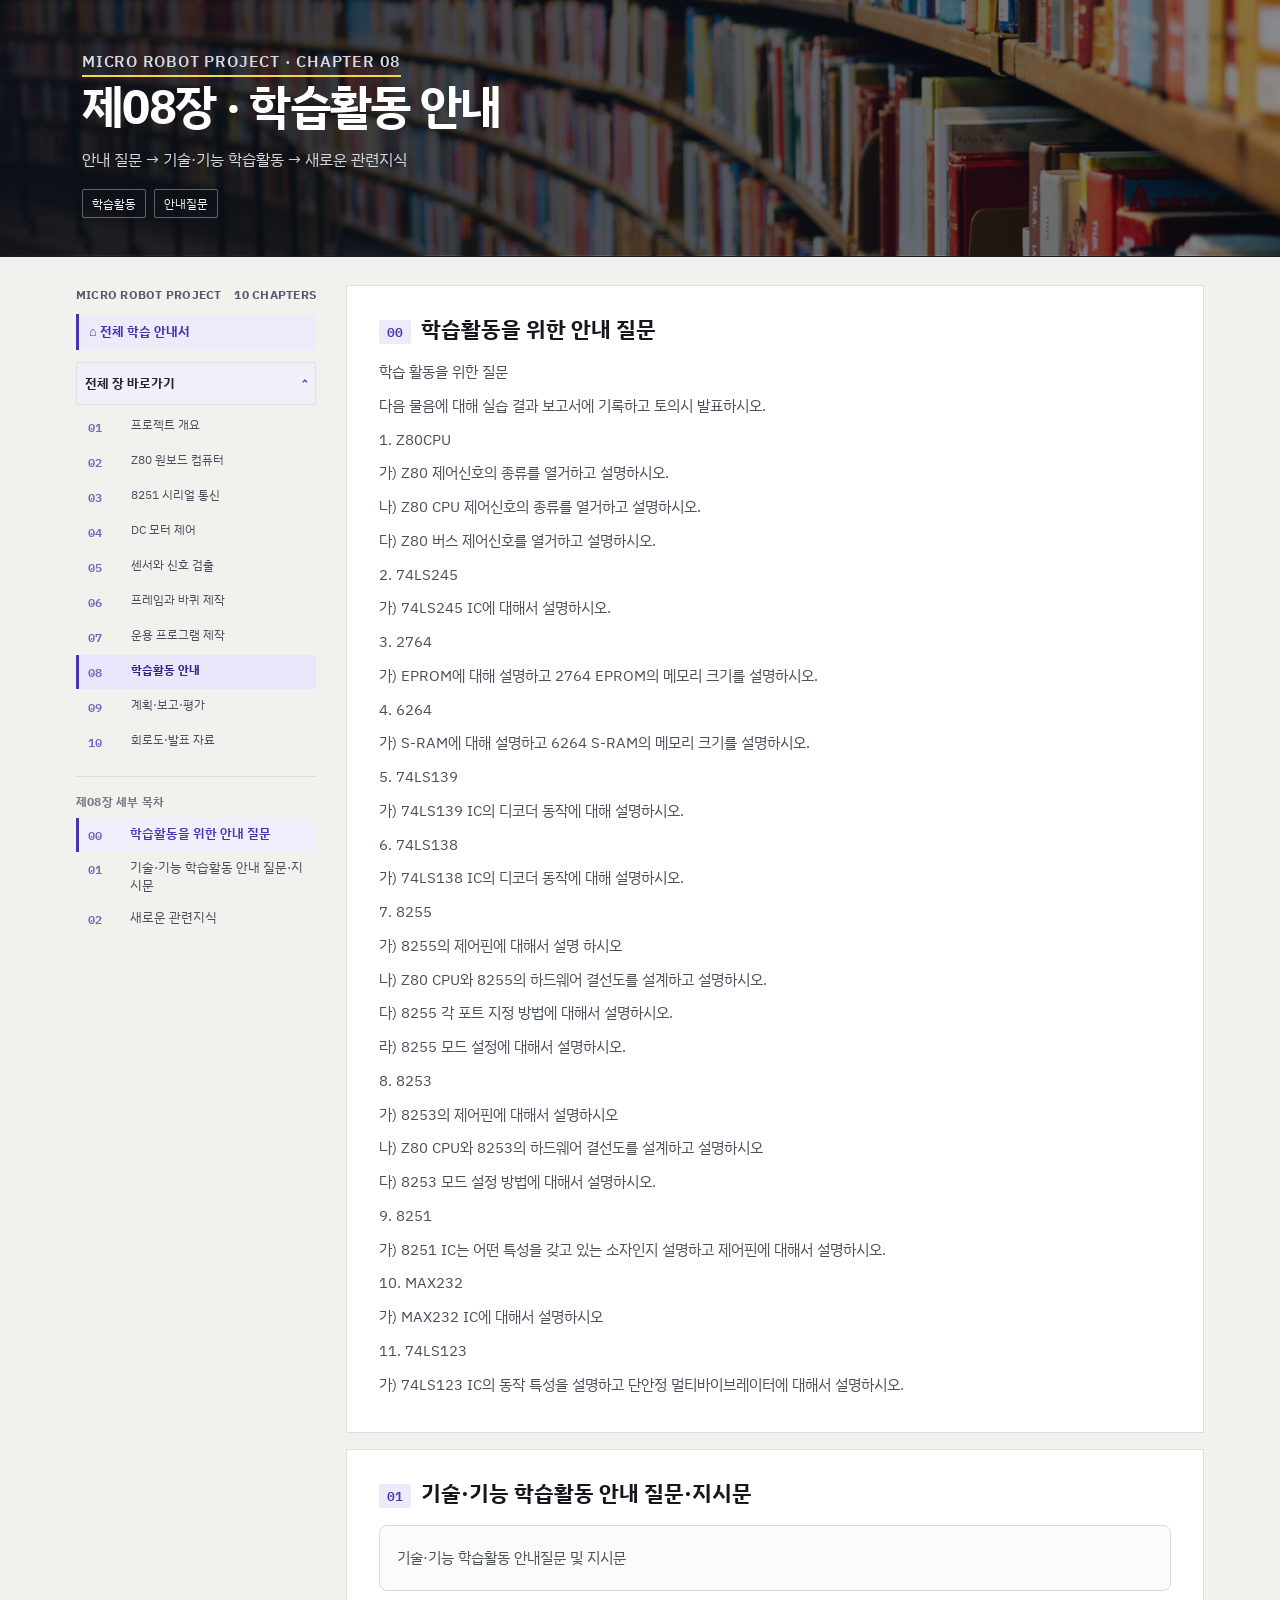
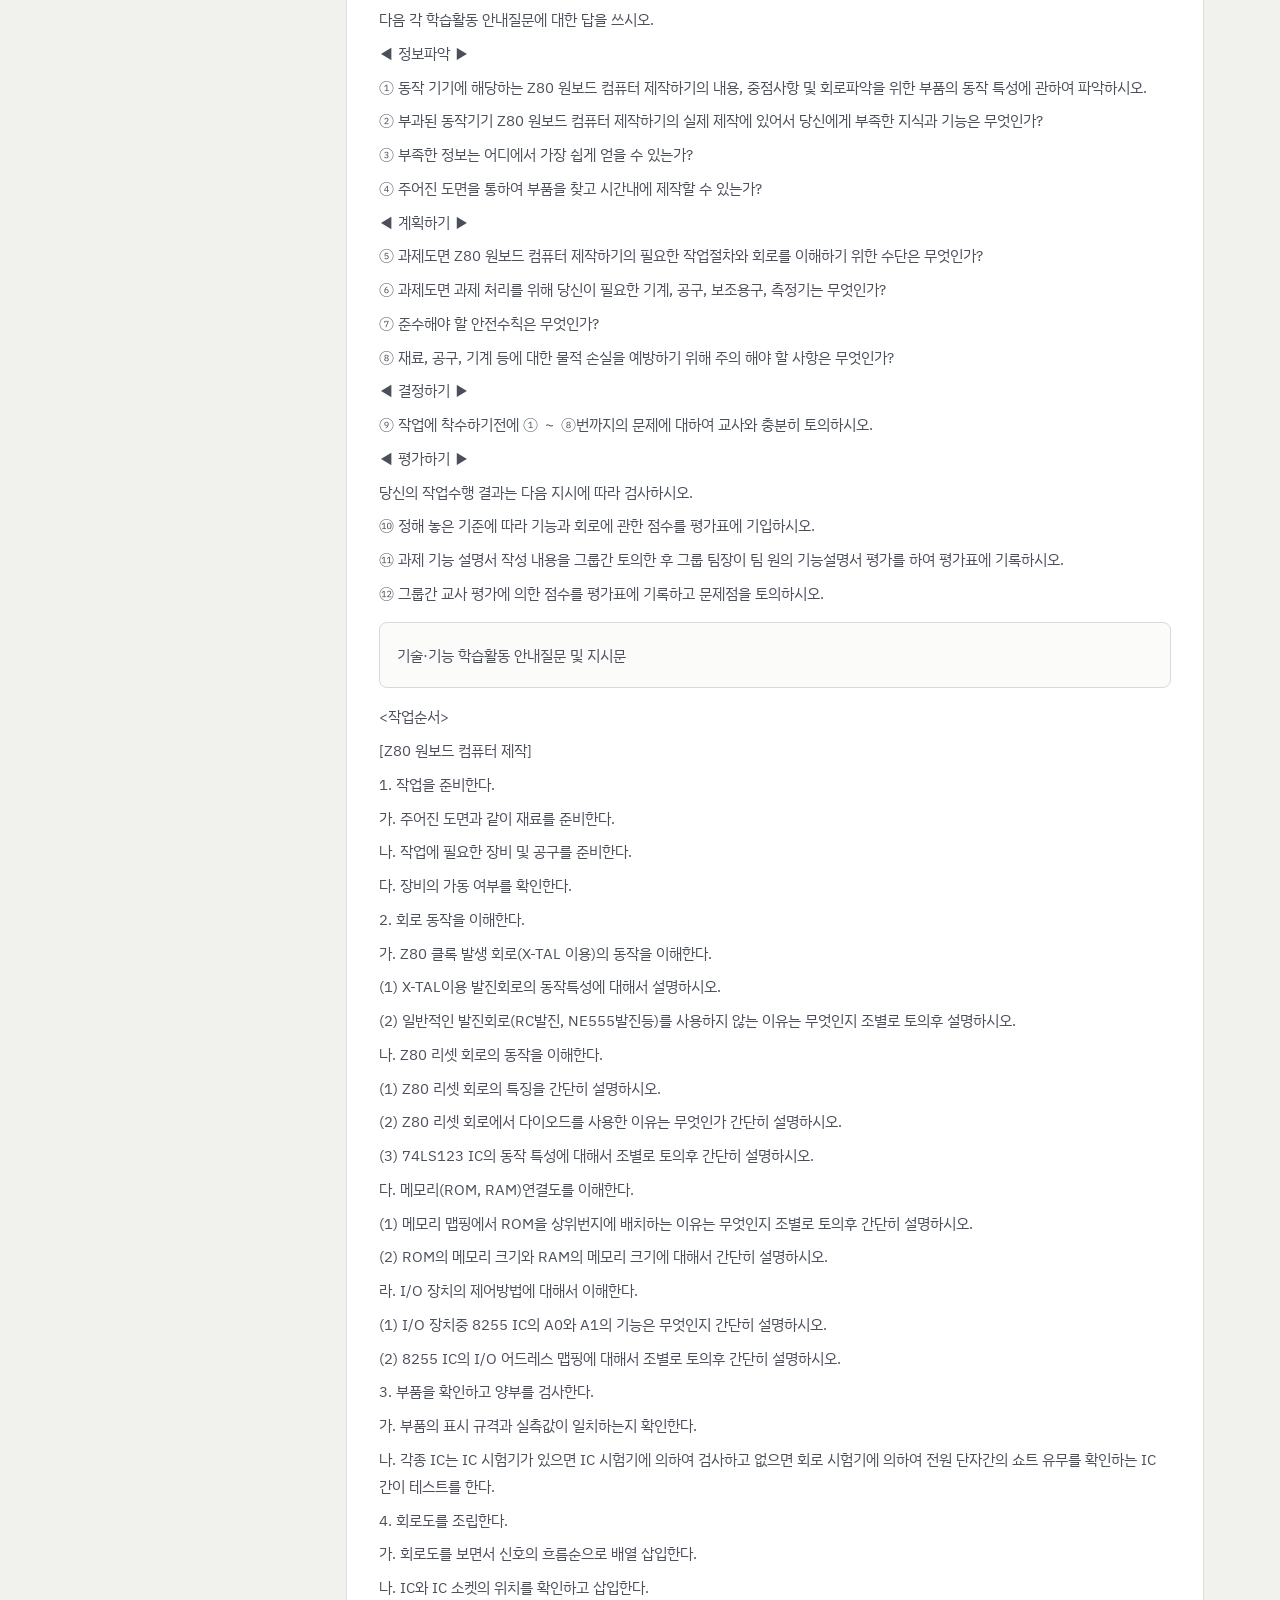
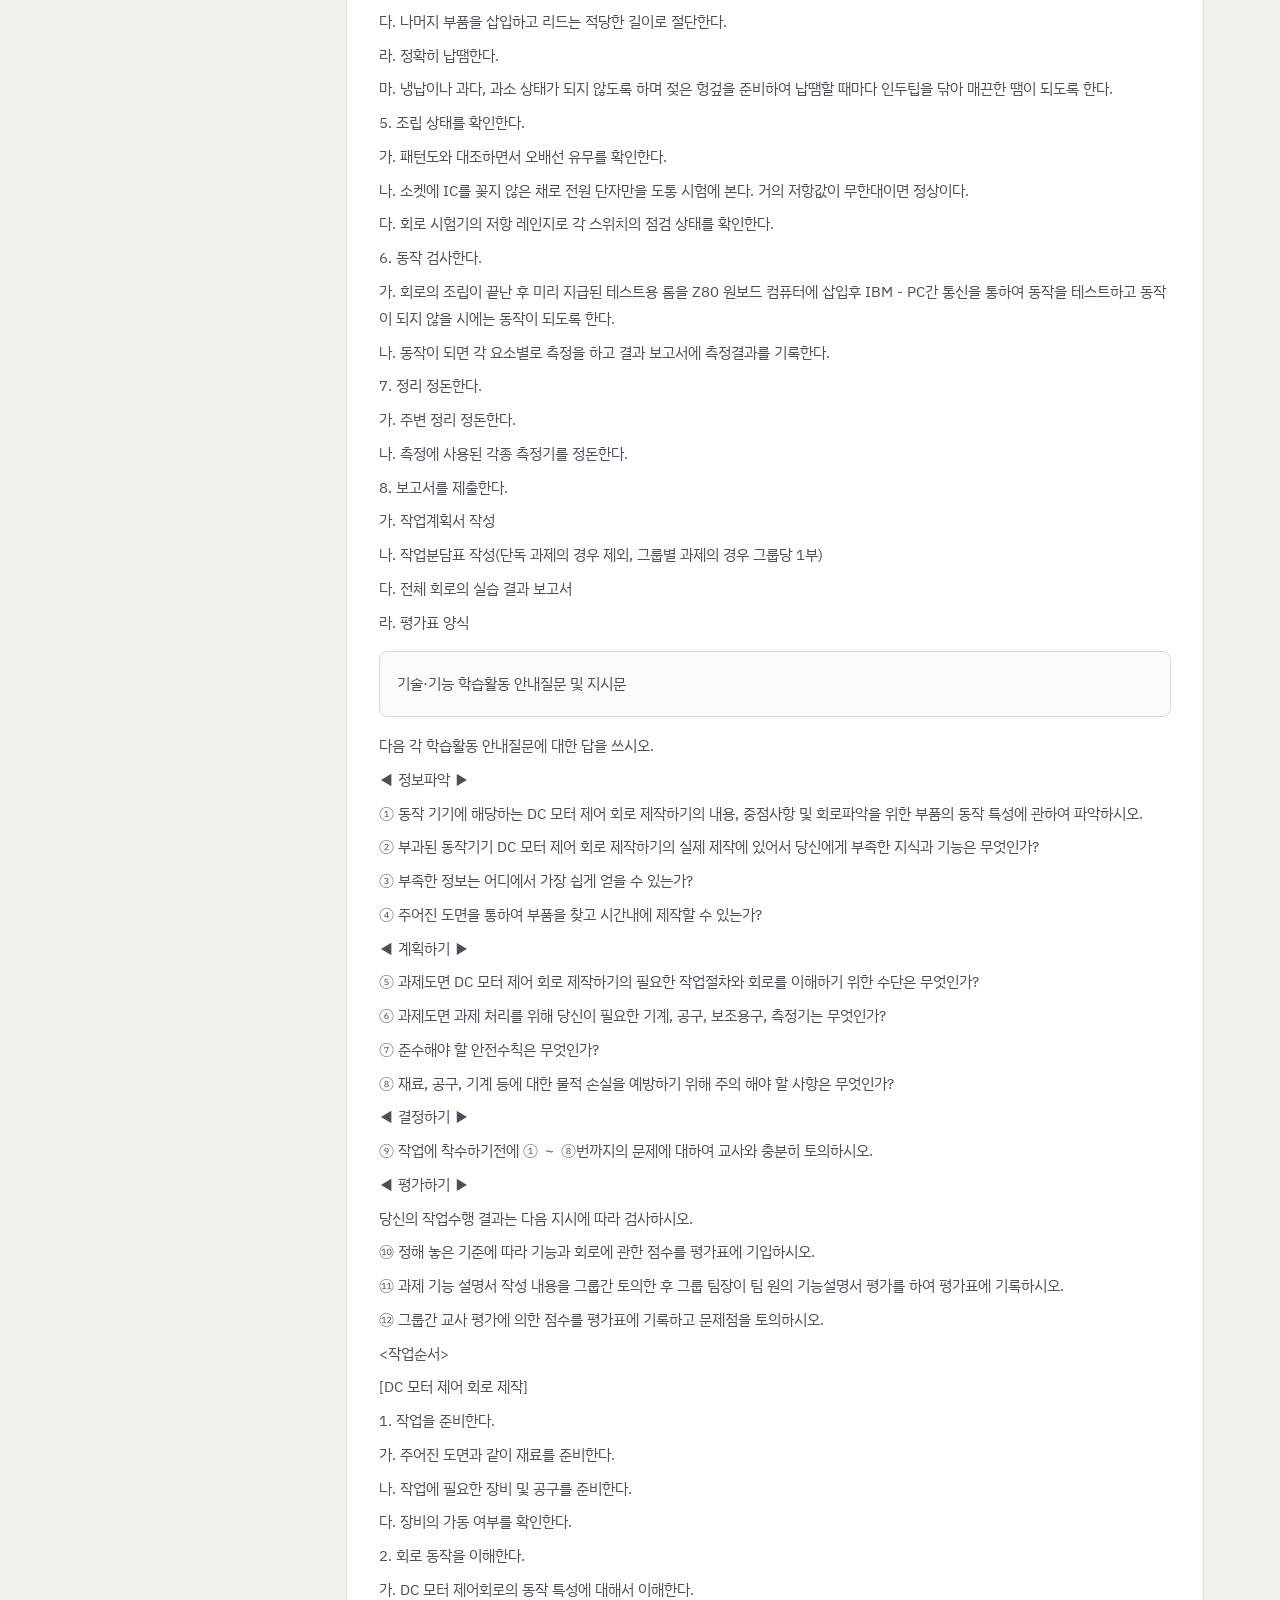
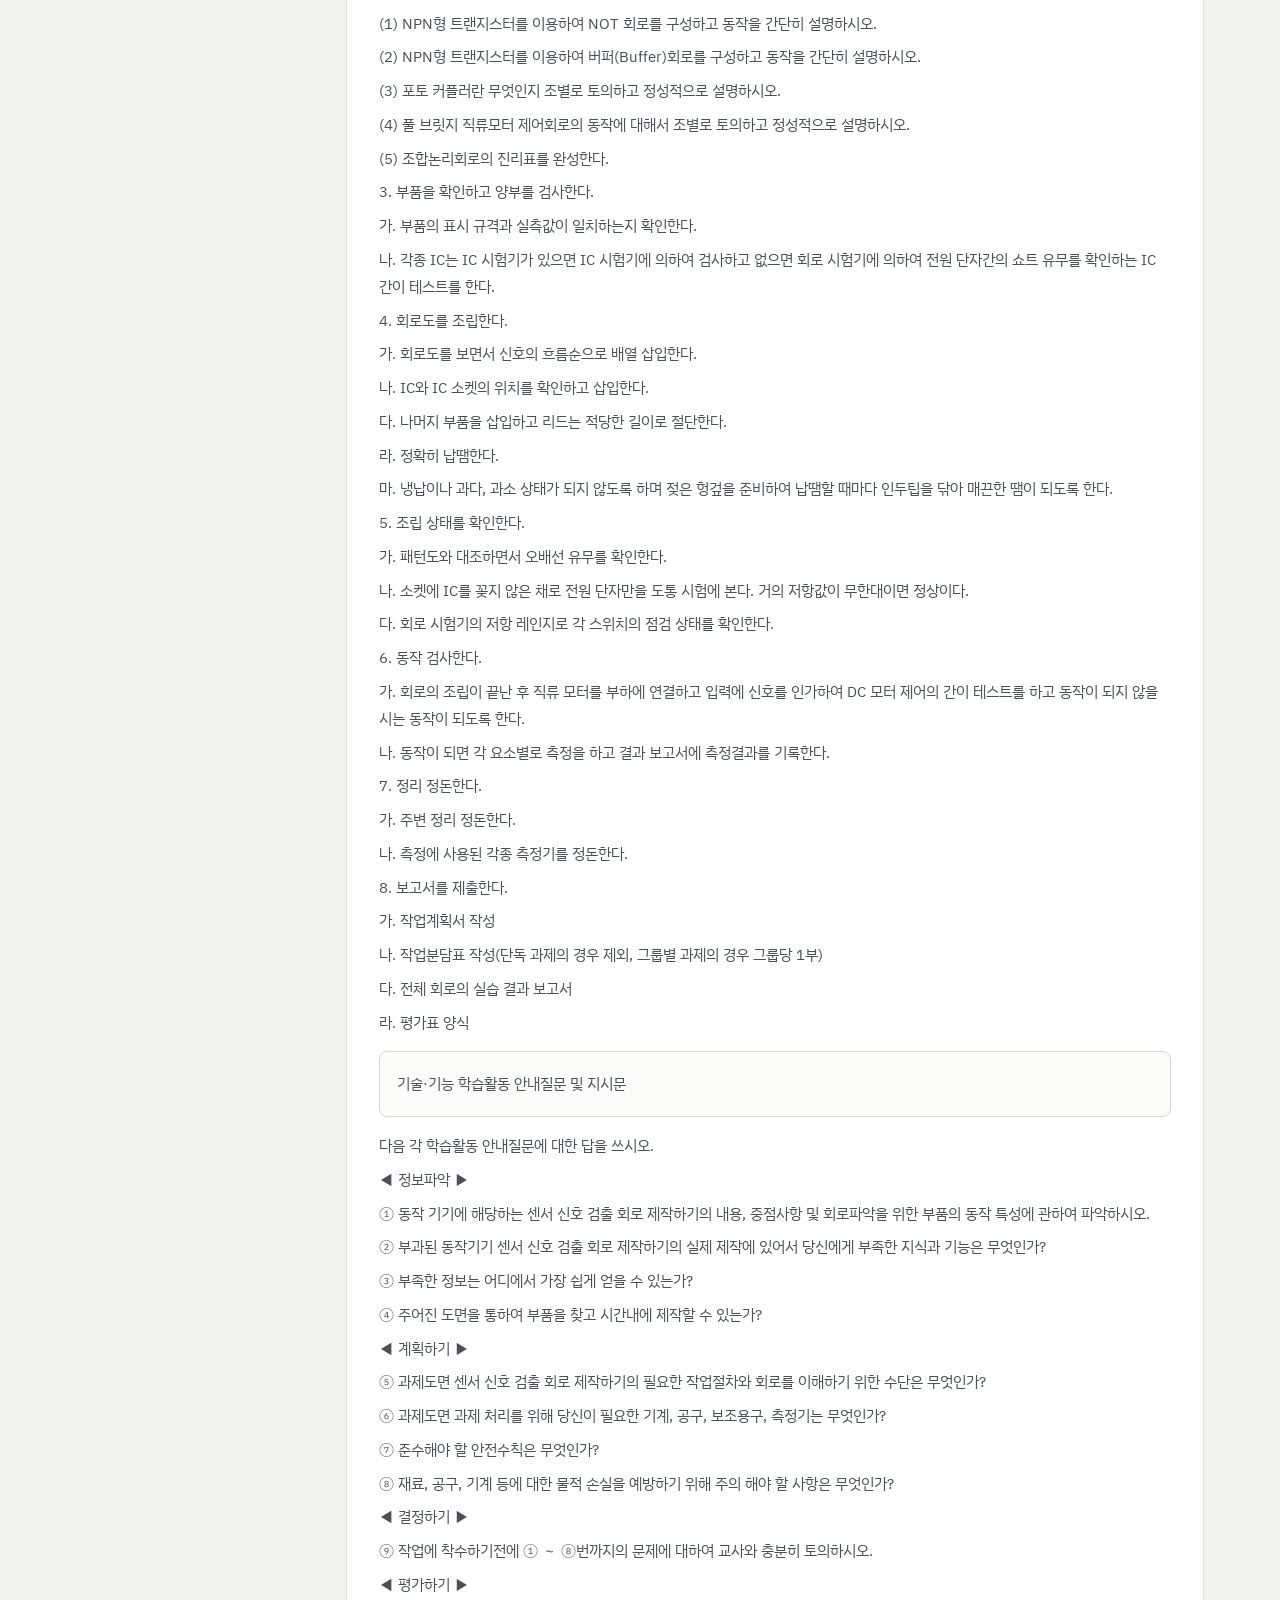
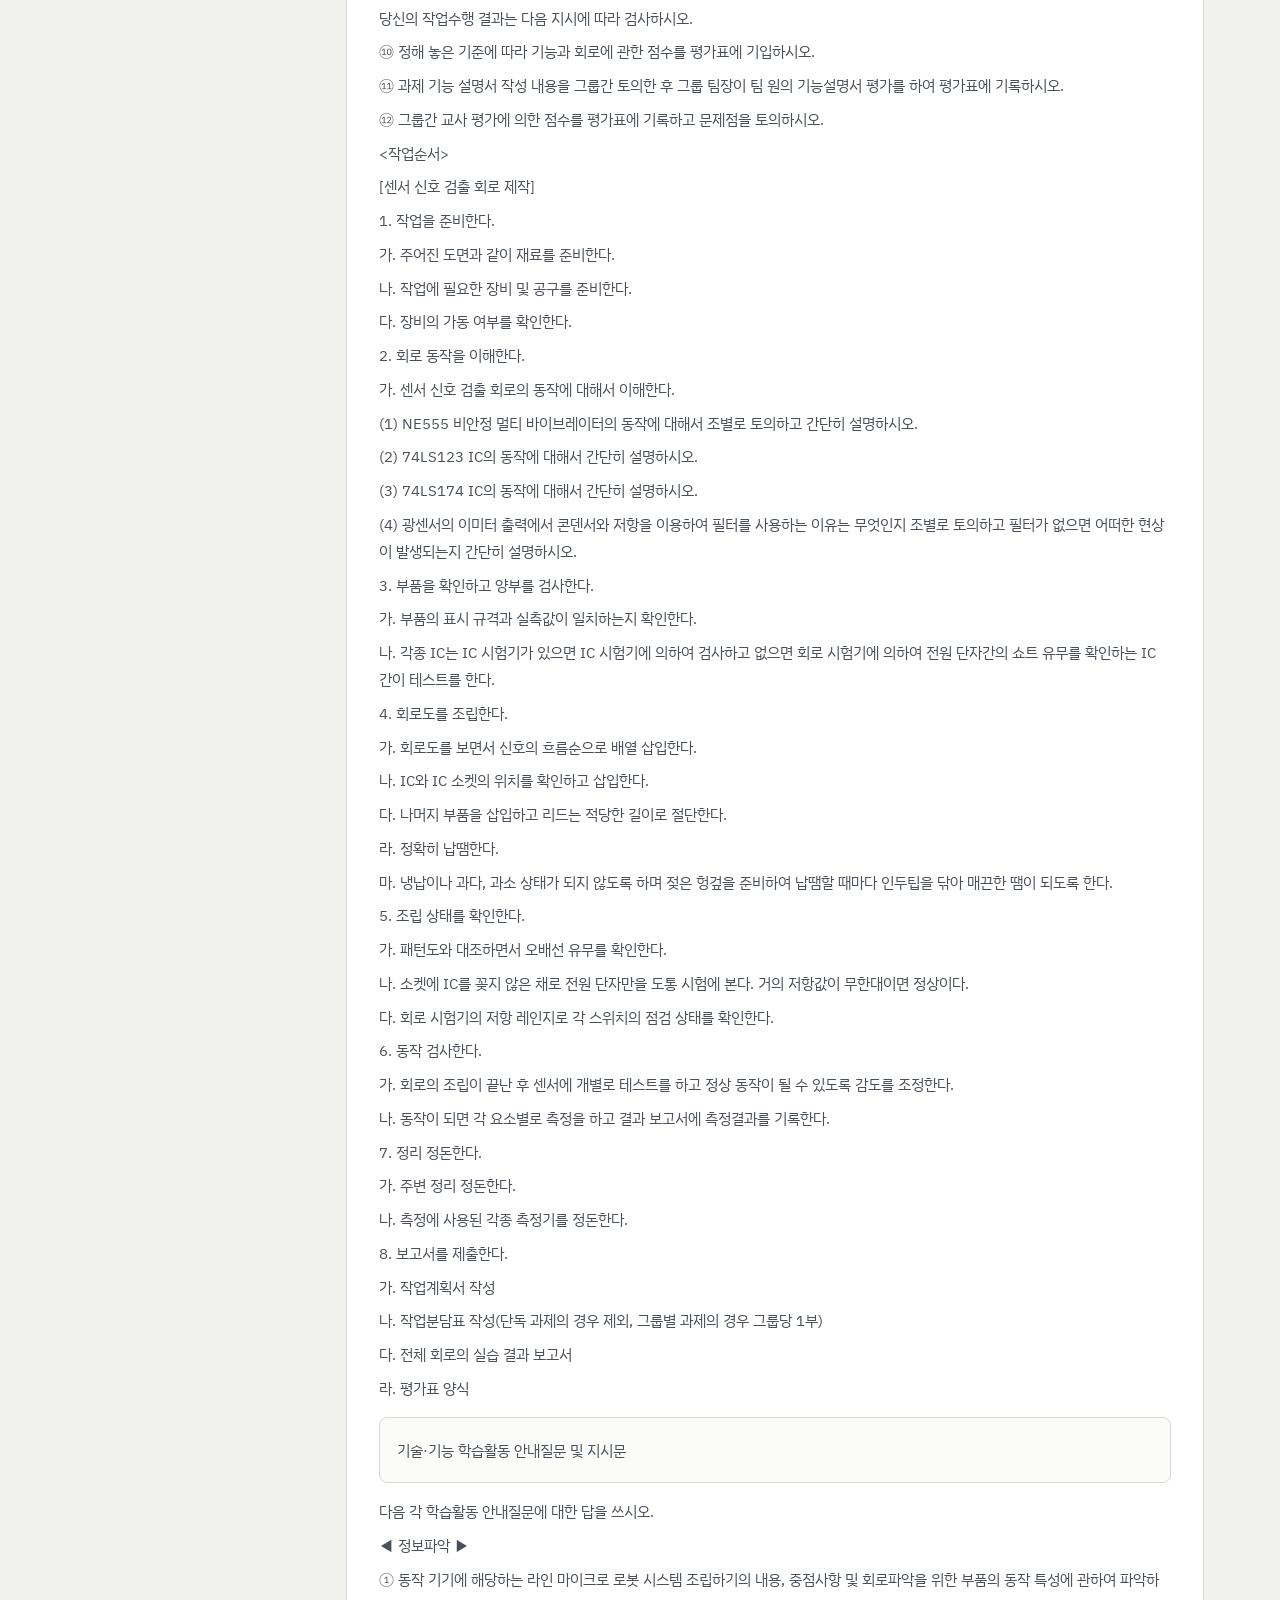
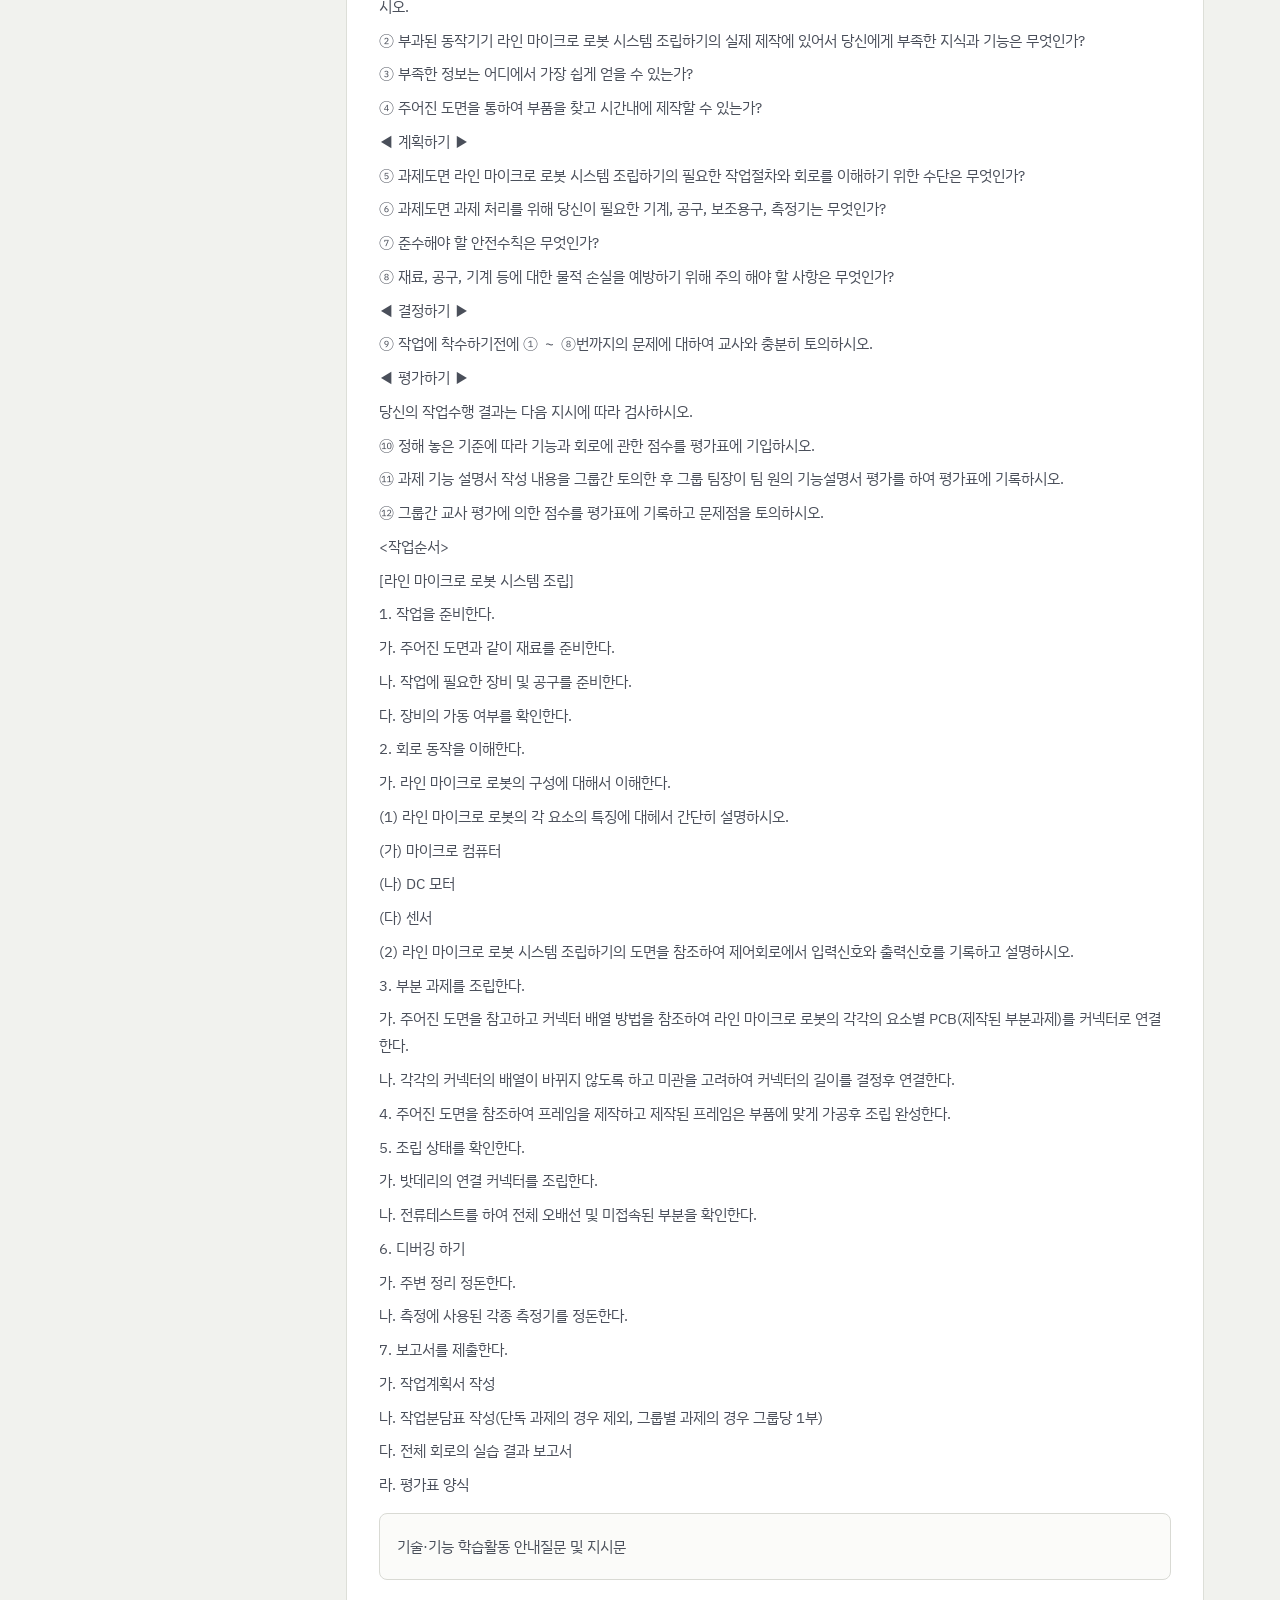
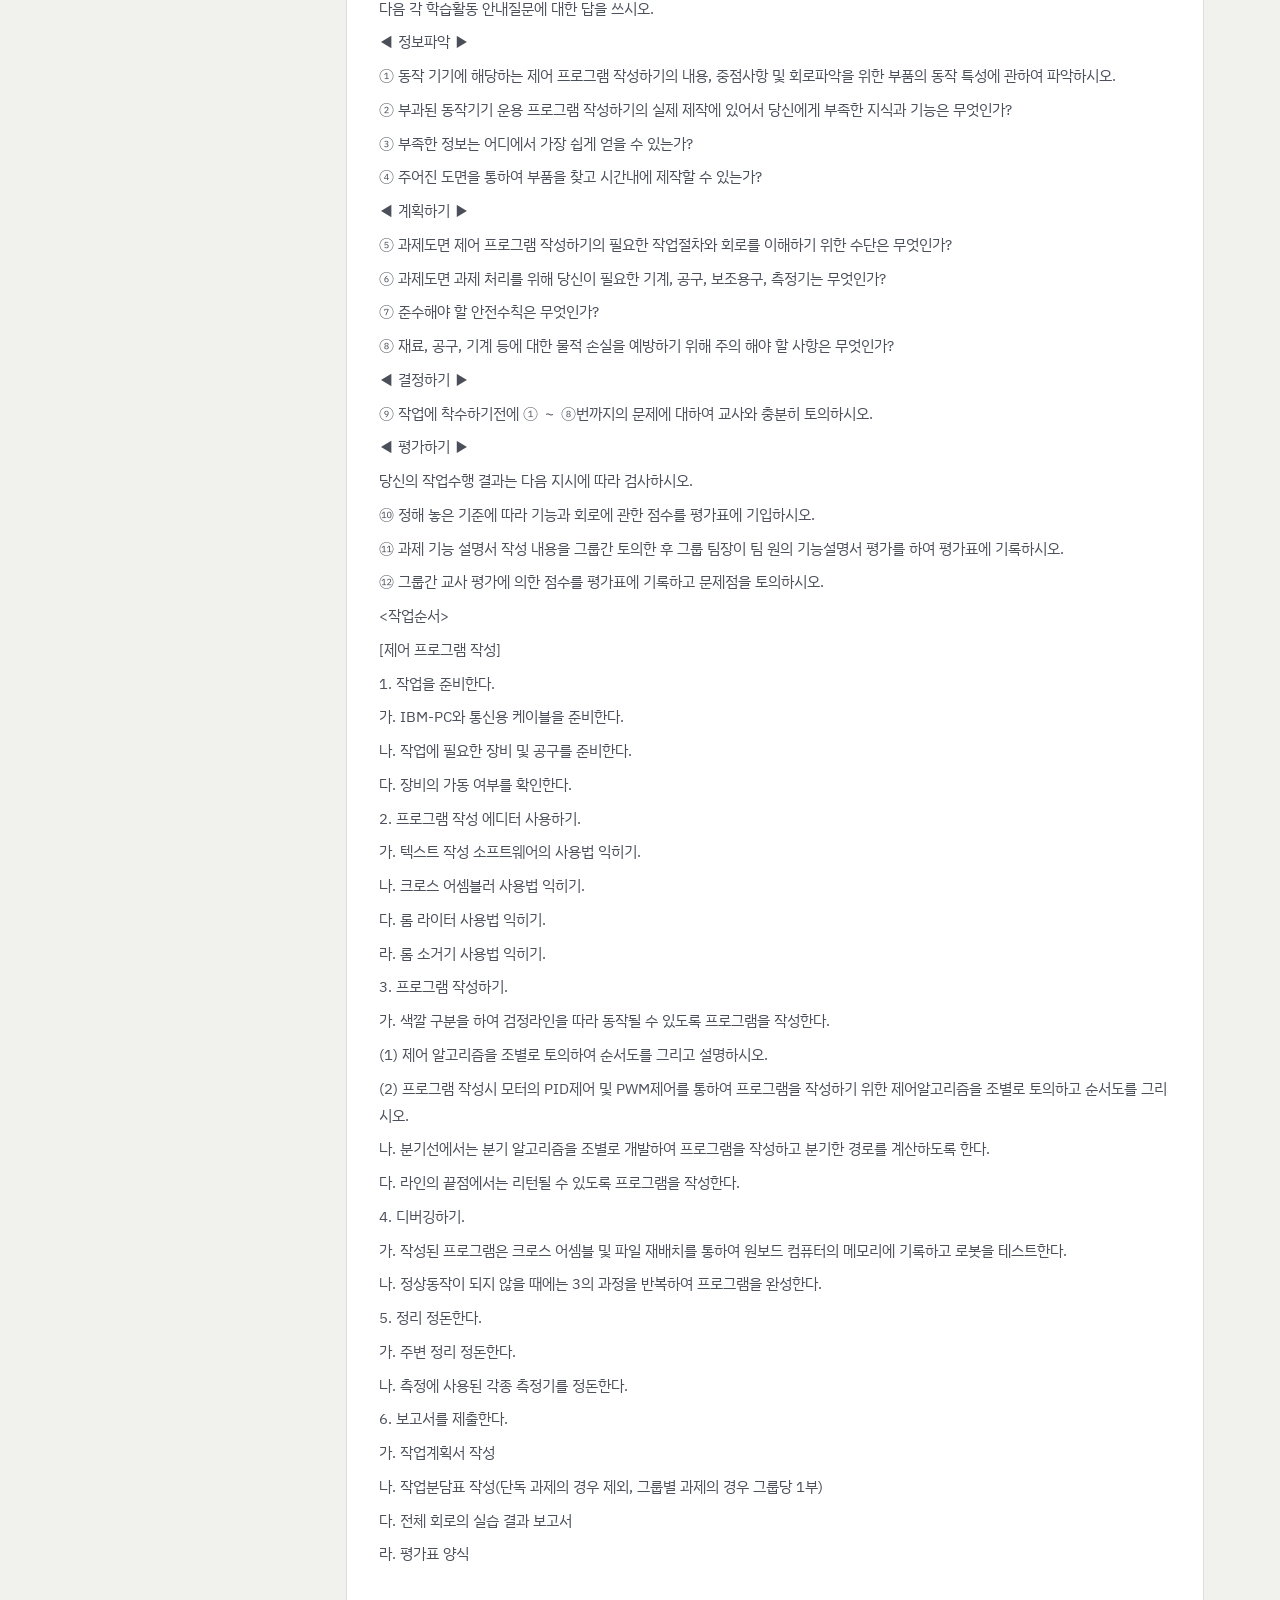
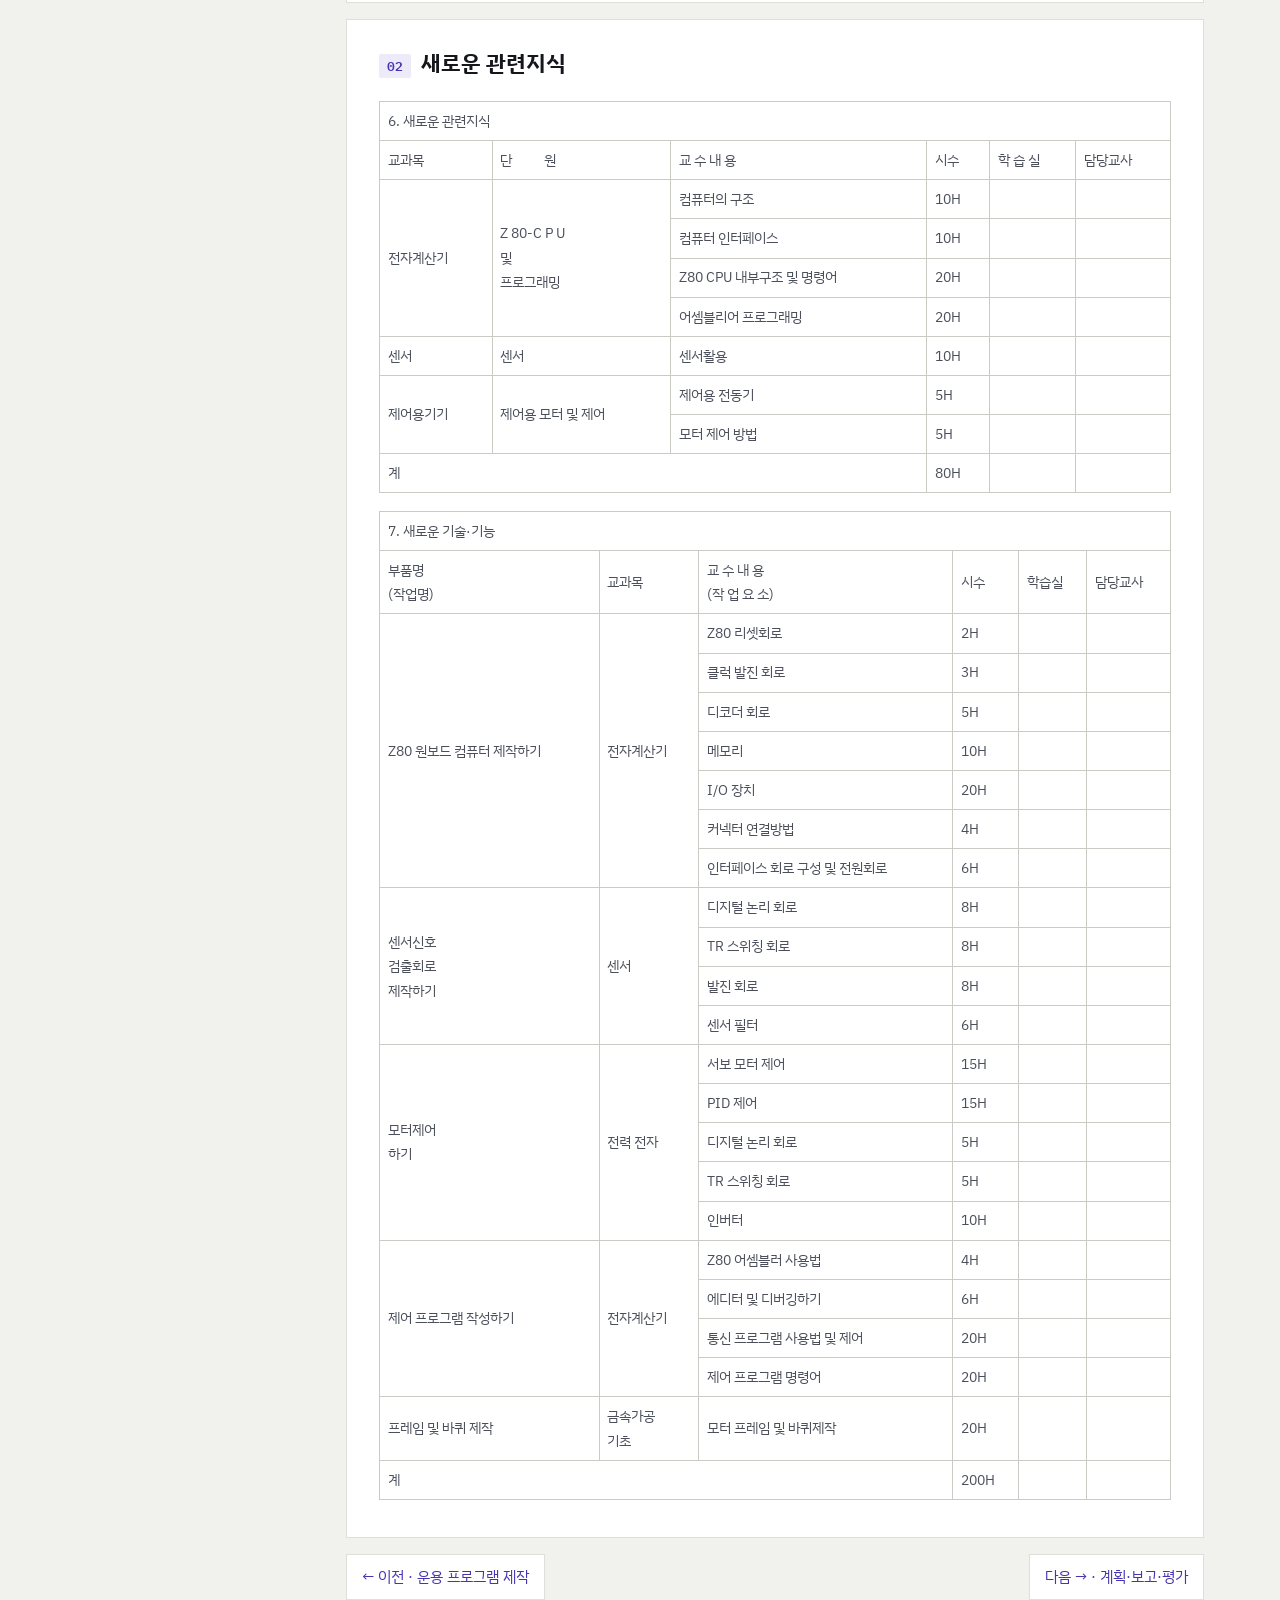
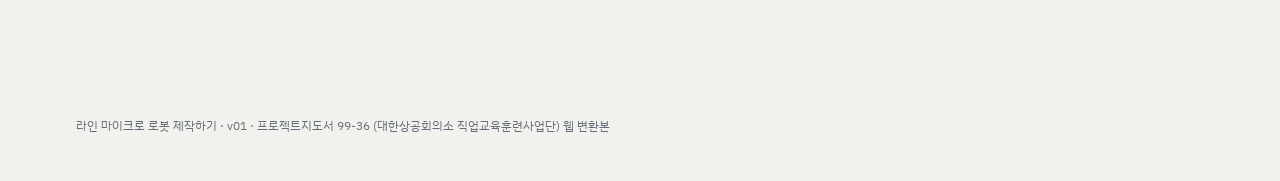
<file: ch08_learning_activities_v01.html>
<!doctype html>
<html lang="ko"><head><meta charset="utf-8"><meta name="viewport" content="width=device-width,initial-scale=1">
<meta name="description" content="안내 질문 → 기술·기능 학습활동 → 새로운 관련지식"><title>제08장 · 학습활동 안내 · 라인 마이크로 로봇 제작하기</title>
<link rel="preconnect" href="https://fonts.googleapis.com"><link rel="preconnect" href="https://fonts.gstatic.com" crossorigin>
<link href="https://fonts.googleapis.com/css2?family=IBM+Plex+Sans+KR:wght@300;400;500;600;700&family=IBM+Plex+Mono:wght@400;500;600&display=swap" rel="stylesheet">
<link rel="icon" href="data:image/svg+xml,%3Csvg xmlns='http://www.w3.org/2000/svg' viewBox='0 0 32 32'%3E%3Crect width='32' height='32' rx='6' fill='%234635B1'/%3E%3Ctext x='16' y='22' font-size='14' text-anchor='middle' fill='%23FFD24A' font-family='monospace'%3EZ80%3C/text%3E%3C/svg%3E"><link rel="stylesheet" href="assets/site.css"></head><body data-chapter="ch08">
<button type="button" class="mobile-menu" id="mobile-menu" aria-controls="course-nav" aria-expanded="false">☰ 장·목차</button><div class="shade" id="shade"></div>
<header class="hero"><div class="hero-inner"><p class="kicker">MICRO ROBOT PROJECT · CHAPTER 08</p><h1>제08장 · 학습활동 안내</h1><p>안내 질문 → 기술·기능 학습활동 → 새로운 관련지식</p><div class="chips"><span class="chip">학습활동</span><span class="chip">안내질문</span></div></div></header>
<div class="wrap"><nav class="toc" id="course-nav" aria-label="장과 절 탐색"></nav><main class="content" id="main-content"><section class="section" id="s00"><h2><span class="num">00</span>학습활동을 위한 안내 질문</h2><p>학습 활동을 위한 질문</p>
<p>다음 물음에 대해 실습 결과 보고서에 기록하고 토의시 발표하시오.</p>
<p>1. Z80CPU</p>
<p>가) Z80 제어신호의 종류를 열거하고 설명하시오.</p>
<p>나) Z80 CPU 제어신호의 종류를 열거하고 설명하시오.</p>
<p>다) Z80 버스 제어신호를 열거하고 설명하시오.</p>
<p>2. 74LS245</p>
<p>가) 74LS245 IC에 대해서 설명하시오.</p>
<p>3. 2764</p>
<p>가) EPROM에 대해 설명하고 2764 EPROM의 메모리 크기를 설명하시오.</p>
<p>4. 6264</p>
<p>가) S-RAM에 대해 설명하고 6264 S-RAM의 메모리 크기를 설명하시오.</p>
<p>5. 74LS139</p>
<p>가) 74LS139 IC의 디코더 동작에 대해 설명하시오.</p>
<p>6. 74LS138</p>
<p>가) 74LS138 IC의 디코더 동작에 대해 설명하시오.</p>
<p>7. 8255</p>
<p>가) 8255의 제어핀에 대해서 설명 하시오</p>
<p>나) Z80 CPU와 8255의 하드웨어 결선도를 설계하고 설명하시오.</p>
<p>다) 8255 각 포트 지정 방법에 대해서 설명하시오.</p>
<p>라) 8255 모드 설정에 대해서 설명하시오.</p>
<p>8. 8253</p>
<p>가) 8253의 제어핀에 대해서 설명하시오</p>
<p>나) Z80 CPU와 8253의 하드웨어 결선도를 설계하고 설명하시오</p>
<p>다) 8253 모드 설정 방법에 대해서 설명하시오.</p>
<p>9. 8251</p>
<p>가) 8251 IC는 어떤 특성을 갖고 있는 소자인지 설명하고 제어핀에 대해서 설명하시오.</p>
<p>10. MAX232</p>
<p>가) MAX232 IC에 대해서 설명하시오</p>
<p>11. 74LS123</p>
<p>가) 74LS123 IC의 동작 특성을 설명하고 단안정 멀티바이브레이터에 대해서 설명하시오.</p></section><section class="section" id="s01"><h2><span class="num">01</span>기술·기능 학습활동 안내 질문·지시문</h2><div class="frame"><p>기술·기능 학습활동 안내질문 및 지시문</p></div>
<p>다음 각 학습활동 안내질문에 대한 답을 쓰시오.</p>
<p>◀ 정보파악 ▶</p>
<p>① 동작 기기에 해당하는 Z80 원보드 컴퓨터 제작하기의 내용, 중점사항 및 회로파악을 위한 부품의 동작 특성에 관하여 파악하시오.</p>
<p>② 부과된 동작기기 Z80 원보드 컴퓨터 제작하기의 실제 제작에 있어서 당신에게 부족한 지식과 기능은 무엇인가?</p>
<p>③ 부족한 정보는 어디에서 가장 쉽게 얻을 수 있는가?</p>
<p>④ 주어진 도면을 통하여 부품을 찾고 시간내에 제작할 수 있는가?</p>
<p>◀ 계획하기 ▶</p>
<p>⑤ 과제도면 Z80 원보드 컴퓨터 제작하기의 필요한 작업절차와 회로를 이해하기 위한 수단은 무엇인가?</p>
<p>⑥ 과제도면  과제 처리를 위해 당신이 필요한 기계, 공구, 보조용구, 측정기는 무엇인가?</p>
<p>⑦ 준수해야 할 안전수칙은 무엇인가?</p>
<p>⑧ 재료, 공구, 기계 등에 대한 물적 손실을 예방하기 위해 주의 해야 할 사항은 무엇인가?</p>
<p>◀ 결정하기 ▶</p>
<p>⑨ 작업에 착수하기전에 ① ∼ ⑧번까지의 문제에 대하여 교사와 충분히 토의하시오.</p>
<p>◀ 평가하기 ▶</p>
<p>당신의 작업수행 결과는 다음 지시에 따라 검사하시오.</p>
<p>⑩ 정해 놓은 기준에 따라 기능과 회로에 관한 점수를 평가표에 기입하시오.</p>
<p>⑪ 과제 기능 설명서 작성 내용을 그룹간 토의한 후 그룹 팀장이 팀 원의 기능설명서 평가를  하여 평가표에 기록하시오.</p>
<p>⑫ 그룹간 교사 평가에 의한 점수를 평가표에 기록하고 문제점을 토의하시오.</p>
<div class="frame"><p>기술·기능 학습활동 안내질문 및 지시문</p></div>
<p>&lt;작업순서&gt;</p>
<p>[Z80 원보드 컴퓨터 제작]</p>
<p>1. 작업을 준비한다.</p>
<p>가. 주어진 도면과 같이 재료를 준비한다.</p>
<p>나. 작업에 필요한 장비 및 공구를 준비한다.</p>
<p>다. 장비의 가동 여부를 확인한다.</p>
<p>2. 회로 동작을 이해한다.</p>
<p>가. Z80 클록 발생 회로(X-TAL 이용)의 동작을 이해한다.</p>
<p>(1) X-TAL이용 발진회로의 동작특성에 대해서 설명하시오.</p>
<p>(2) 일반적인 발진회로(RC발진, NE555발진등)를 사용하지 않는 이유는 무엇인지 조별로 토의후 설명하시오.</p>
<p>나. Z80 리셋 회로의 동작을 이해한다.</p>
<p>(1) Z80 리셋 회로의 특징을 간단히 설명하시오.</p>
<p>(2) Z80 리셋 회로에서 다이오드를 사용한 이유는 무엇인가 간단히 설명하시오.</p>
<p>(3) 74LS123 IC의 동작 특성에 대해서 조별로 토의후 간단히 설명하시오.</p>
<p>다. 메모리(ROM, RAM)연결도를 이해한다.</p>
<p>(1) 메모리 맵핑에서 ROM을 상위번지에 배치하는 이유는 무엇인지 조별로 토의후 간단히 설명하시오.</p>
<p>(2) ROM의 메모리 크기와 RAM의 메모리 크기에 대해서 간단히 설명하시오.</p>
<p>라. I/O 장치의 제어방법에 대해서 이해한다.</p>
<p>(1) I/O 장치중 8255 IC의 A0와 A1의 기능은 무엇인지 간단히 설명하시오.</p>
<p>(2) 8255 IC의 I/O 어드레스 맵핑에 대해서 조별로 토의후 간단히 설명하시오.</p>
<p>3. 부품을 확인하고 양부를 검사한다.</p>
<p>가. 부품의 표시 규격과 실측값이 일치하는지 확인한다.</p>
<p>나. 각종 IC는 IC 시험기가 있으면 IC 시험기에 의하여 검사하고 없으면 회로 시험기에 의하여 전원 단자간의 쇼트 유무를 확인하는 IC 간이 테스트를 한다.</p>
<p>4. 회로도를 조립한다.</p>
<p>가. 회로도를 보면서 신호의 흐름순으로 배열 삽입한다.</p>
<p>나. IC와 IC 소켓의 위치를 확인하고 삽입한다.</p>
<p>다. 나머지 부품을 삽입하고 리드는 적당한 길이로 절단한다.</p>
<p>라. 정확히 납땜한다.</p>
<p>마. 냉납이나 과다, 과소 상태가 되지 않도록 하며 젖은 헝겊을 준비하여 납땜할 때마다 인두팁을 닦아 매끈한 땜이 되도록 한다.</p>
<p>5. 조립 상태를 확인한다.</p>
<p>가. 패턴도와 대조하면서 오배선 유무를 확인한다.</p>
<p>나. 소켓에 IC를 꽂지 않은 채로 전원 단자만을 도통 시험에 본다. 거의 저항값이 무한대이면 정상이다.</p>
<p>다. 회로 시험기의 저항 레인지로 각 스위치의 점검 상태를 확인한다.</p>
<p>6. 동작 검사한다.</p>
<p>가. 회로의 조립이 끝난 후 미리 지급된 테스트용 롬을 Z80 원보드 컴퓨터에 삽입후 IBM - PC간 통신을 통하여 동작을 테스트하고 동작이 되지 않을 시에는 동작이 되도록 한다.</p>
<p>나. 동작이 되면 각 요소별로 측정을 하고 결과 보고서에 측정결과를 기록한다.</p>
<p>7. 정리 정돈한다.</p>
<p>가. 주변 정리 정돈한다.</p>
<p>나. 측정에 사용된 각종 측정기를 정돈한다.</p>
<p>8. 보고서를 제출한다.</p>
<p>가. 작업계획서 작성</p>
<p>나. 작업분담표 작성(단독 과제의 경우 제외, 그룹별 과제의 경우 그룹당 1부)</p>
<p>다. 전체 회로의 실습 결과 보고서</p>
<p>라. 평가표 양식</p>
<div class="frame"><p>기술·기능 학습활동 안내질문 및 지시문</p></div>
<p>다음 각 학습활동 안내질문에 대한 답을 쓰시오.</p>
<p>◀ 정보파악 ▶</p>
<p>① 동작 기기에 해당하는 DC 모터 제어 회로 제작하기의 내용, 중점사항 및 회로파악을 위한 부품의 동작 특성에 관하여 파악하시오.</p>
<p>② 부과된 동작기기 DC 모터 제어 회로 제작하기의 실제 제작에 있어서 당신에게 부족한 지식과 기능은 무엇인가?</p>
<p>③ 부족한 정보는 어디에서 가장 쉽게 얻을 수 있는가?</p>
<p>④ 주어진 도면을 통하여 부품을 찾고 시간내에 제작할 수 있는가?</p>
<p>◀ 계획하기 ▶</p>
<p>⑤ 과제도면 DC 모터 제어 회로 제작하기의 필요한 작업절차와 회로를 이해하기 위한 수단은 무엇인가?</p>
<p>⑥ 과제도면  과제 처리를 위해 당신이 필요한 기계, 공구, 보조용구, 측정기는 무엇인가?</p>
<p>⑦ 준수해야 할 안전수칙은 무엇인가?</p>
<p>⑧ 재료, 공구, 기계 등에 대한 물적 손실을 예방하기 위해 주의 해야 할 사항은 무엇인가?</p>
<p>◀ 결정하기 ▶</p>
<p>⑨ 작업에 착수하기전에 ① ∼ ⑧번까지의 문제에 대하여 교사와 충분히 토의하시오.</p>
<p>◀ 평가하기 ▶</p>
<p>당신의 작업수행 결과는 다음 지시에 따라 검사하시오.</p>
<p>⑩ 정해 놓은 기준에 따라 기능과 회로에 관한 점수를 평가표에 기입하시오.</p>
<p>⑪ 과제 기능 설명서 작성 내용을 그룹간 토의한 후 그룹 팀장이 팀 원의 기능설명서 평가를  하여 평가표에 기록하시오.</p>
<p>⑫ 그룹간 교사 평가에 의한 점수를 평가표에 기록하고 문제점을 토의하시오.</p>
<p>&lt;작업순서&gt;</p>
<p>[DC 모터 제어 회로 제작]</p>
<p>1. 작업을 준비한다.</p>
<p>가. 주어진 도면과 같이 재료를 준비한다.</p>
<p>나. 작업에 필요한 장비 및 공구를 준비한다.</p>
<p>다. 장비의 가동 여부를 확인한다.</p>
<p>2. 회로 동작을 이해한다.</p>
<p>가. DC 모터 제어회로의 동작 특성에 대해서 이해한다.</p>
<p>(1) NPN형 트랜지스터를 이용하여 NOT 회로를 구성하고 동작을 간단히 설명하시오.</p>
<p>(2) NPN형 트랜지스터를 이용하여 버퍼(Buffer)회로를 구성하고 동작을 간단히 설명하시오.</p>
<p>(3) 포토 커플러란 무엇인지 조별로 토의하고 정성적으로 설명하시오.</p>
<p>(4) 풀 브릿지 직류모터 제어회로의 동작에 대해서 조별로 토의하고 정성적으로 설명하시오.</p>
<p>(5) 조합논리회로의 진리표를 완성한다.</p>
<p>3. 부품을 확인하고 양부를 검사한다.</p>
<p>가. 부품의 표시 규격과 실측값이 일치하는지 확인한다.</p>
<p>나. 각종 IC는 IC 시험기가 있으면 IC 시험기에 의하여 검사하고 없으면 회로 시험기에 의하여 전원 단자간의 쇼트 유무를 확인하는 IC 간이 테스트를 한다.</p>
<p>4. 회로도를 조립한다.</p>
<p>가. 회로도를 보면서 신호의 흐름순으로 배열 삽입한다.</p>
<p>나. IC와 IC 소켓의 위치를 확인하고 삽입한다.</p>
<p>다. 나머지 부품을 삽입하고 리드는 적당한 길이로 절단한다.</p>
<p>라. 정확히 납땜한다.</p>
<p>마. 냉납이나 과다, 과소 상태가 되지 않도록 하며 젖은 헝겊을 준비하여 납땜할 때마다 인두팁을 닦아 매끈한 땜이 되도록 한다.</p>
<p>5. 조립 상태를 확인한다.</p>
<p>가. 패턴도와 대조하면서 오배선 유무를 확인한다.</p>
<p>나. 소켓에 IC를 꽂지 않은 채로 전원 단자만을 도통 시험에 본다. 거의 저항값이 무한대이면 정상이다.</p>
<p>다. 회로 시험기의 저항 레인지로 각 스위치의 점검 상태를 확인한다.</p>
<p>6. 동작 검사한다.</p>
<p>가. 회로의 조립이 끝난 후 직류 모터를 부하에 연결하고 입력에 신호를 인가하여 DC 모터 제어의 간이 테스트를 하고 동작이 되지 않을 시는 동작이 되도록 한다.</p>
<p>나. 동작이 되면 각 요소별로 측정을 하고 결과 보고서에 측정결과를 기록한다.</p>
<p>7. 정리 정돈한다.</p>
<p>가. 주변 정리 정돈한다.</p>
<p>나. 측정에 사용된 각종 측정기를 정돈한다.</p>
<p>8. 보고서를 제출한다.</p>
<p>가. 작업계획서 작성</p>
<p>나. 작업분담표 작성(단독 과제의 경우 제외, 그룹별 과제의 경우 그룹당 1부)</p>
<p>다. 전체 회로의 실습 결과 보고서</p>
<p>라. 평가표 양식</p>
<div class="frame"><p>기술·기능 학습활동 안내질문 및 지시문</p></div>
<p>다음 각 학습활동 안내질문에 대한 답을 쓰시오.</p>
<p>◀ 정보파악 ▶</p>
<p>① 동작 기기에 해당하는 센서 신호 검출 회로 제작하기의 내용, 중점사항 및 회로파악을 위한 부품의 동작 특성에 관하여 파악하시오.</p>
<p>② 부과된 동작기기 센서 신호 검출 회로 제작하기의 실제 제작에 있어서 당신에게 부족한 지식과 기능은 무엇인가?</p>
<p>③ 부족한 정보는 어디에서 가장 쉽게 얻을 수 있는가?</p>
<p>④ 주어진 도면을 통하여 부품을 찾고 시간내에 제작할 수 있는가?</p>
<p>◀ 계획하기 ▶</p>
<p>⑤ 과제도면 센서 신호 검출 회로 제작하기의 필요한 작업절차와 회로를 이해하기 위한 수단은 무엇인가?</p>
<p>⑥ 과제도면  과제 처리를 위해 당신이 필요한 기계, 공구, 보조용구, 측정기는 무엇인가?</p>
<p>⑦ 준수해야 할 안전수칙은 무엇인가?</p>
<p>⑧ 재료, 공구, 기계 등에 대한 물적 손실을 예방하기 위해 주의 해야 할 사항은 무엇인가?</p>
<p>◀ 결정하기 ▶</p>
<p>⑨ 작업에 착수하기전에 ① ∼ ⑧번까지의 문제에 대하여 교사와 충분히 토의하시오.</p>
<p>◀ 평가하기 ▶</p>
<p>당신의 작업수행 결과는 다음 지시에 따라 검사하시오.</p>
<p>⑩ 정해 놓은 기준에 따라 기능과 회로에 관한 점수를 평가표에 기입하시오.</p>
<p>⑪ 과제 기능 설명서 작성 내용을 그룹간 토의한 후 그룹 팀장이 팀 원의 기능설명서 평가를  하여 평가표에 기록하시오.</p>
<p>⑫ 그룹간 교사 평가에 의한 점수를 평가표에 기록하고 문제점을 토의하시오.</p>
<p>&lt;작업순서&gt;</p>
<p>[센서 신호 검출 회로 제작]</p>
<p>1. 작업을 준비한다.</p>
<p>가. 주어진 도면과 같이 재료를 준비한다.</p>
<p>나. 작업에 필요한 장비 및 공구를 준비한다.</p>
<p>다. 장비의 가동 여부를 확인한다.</p>
<p>2. 회로 동작을 이해한다.</p>
<p>가. 센서 신호 검출 회로의 동작에 대해서 이해한다.</p>
<p>(1) NE555 비안정 멀티 바이브레이터의 동작에 대해서 조별로 토의하고 간단히 설명하시오.</p>
<p>(2) 74LS123 IC의 동작에 대해서 간단히 설명하시오.</p>
<p>(3) 74LS174 IC의 동작에 대해서 간단히 설명하시오.</p>
<p>(4) 광센서의 이미터 출력에서 콘덴서와 저항을 이용하여 필터를 사용하는 이유는 무엇인지 조별로 토의하고 필터가 없으면 어떠한 현상이 발생되는지 간단히 설명하시오.</p>
<p>3. 부품을 확인하고 양부를 검사한다.</p>
<p>가. 부품의 표시 규격과 실측값이 일치하는지 확인한다.</p>
<p>나. 각종 IC는 IC 시험기가 있으면 IC 시험기에 의하여 검사하고 없으면 회로 시험기에 의하여 전원 단자간의 쇼트 유무를 확인하는 IC 간이 테스트를 한다.</p>
<p>4. 회로도를 조립한다.</p>
<p>가. 회로도를 보면서 신호의 흐름순으로 배열 삽입한다.</p>
<p>나. IC와 IC 소켓의 위치를 확인하고 삽입한다.</p>
<p>다. 나머지 부품을 삽입하고 리드는 적당한 길이로 절단한다.</p>
<p>라. 정확히 납땜한다.</p>
<p>마. 냉납이나 과다, 과소 상태가 되지 않도록 하며 젖은 헝겊을 준비하여 납땜할 때마다 인두팁을 닦아 매끈한 땜이 되도록 한다.</p>
<p>5. 조립 상태를 확인한다.</p>
<p>가. 패턴도와 대조하면서 오배선 유무를 확인한다.</p>
<p>나. 소켓에 IC를 꽂지 않은 채로 전원 단자만을 도통 시험에 본다. 거의 저항값이 무한대이면 정상이다.</p>
<p>다. 회로 시험기의 저항 레인지로 각 스위치의 점검 상태를 확인한다.</p>
<p>6. 동작 검사한다.</p>
<p>가. 회로의 조립이 끝난 후 센서에 개별로 테스트를 하고 정상 동작이 될 수 있도록 감도를 조정한다.</p>
<p>나. 동작이 되면 각 요소별로 측정을 하고 결과 보고서에 측정결과를 기록한다.</p>
<p>7. 정리 정돈한다.</p>
<p>가. 주변 정리 정돈한다.</p>
<p>나. 측정에 사용된 각종 측정기를 정돈한다.</p>
<p>8. 보고서를 제출한다.</p>
<p>가. 작업계획서 작성</p>
<p>나. 작업분담표 작성(단독 과제의 경우 제외, 그룹별 과제의 경우 그룹당 1부)</p>
<p>다. 전체 회로의 실습 결과 보고서</p>
<p>라. 평가표 양식</p>
<div class="frame"><p>기술·기능 학습활동 안내질문 및 지시문</p></div>
<p>다음 각 학습활동 안내질문에 대한 답을 쓰시오.</p>
<p>◀ 정보파악 ▶</p>
<p>① 동작 기기에 해당하는 라인 마이크로 로봇 시스템 조립하기의 내용, 중점사항 및 회로파악을 위한 부품의 동작 특성에 관하여 파악하시오.</p>
<p>② 부과된 동작기기 라인 마이크로 로봇 시스템 조립하기의 실제 제작에 있어서 당신에게 부족한 지식과 기능은 무엇인가?</p>
<p>③ 부족한 정보는 어디에서 가장 쉽게 얻을 수 있는가?</p>
<p>④ 주어진 도면을 통하여 부품을 찾고 시간내에 제작할 수 있는가?</p>
<p>◀ 계획하기 ▶</p>
<p>⑤ 과제도면 라인 마이크로 로봇 시스템 조립하기의 필요한 작업절차와 회로를 이해하기 위한 수단은 무엇인가?</p>
<p>⑥ 과제도면  과제 처리를 위해 당신이 필요한 기계, 공구, 보조용구, 측정기는 무엇인가?</p>
<p>⑦ 준수해야 할 안전수칙은 무엇인가?</p>
<p>⑧ 재료, 공구, 기계 등에 대한 물적 손실을 예방하기 위해 주의 해야 할 사항은 무엇인가?</p>
<p>◀ 결정하기 ▶</p>
<p>⑨ 작업에 착수하기전에 ① ∼ ⑧번까지의 문제에 대하여 교사와 충분히 토의하시오.</p>
<p>◀ 평가하기 ▶</p>
<p>당신의 작업수행 결과는 다음 지시에 따라 검사하시오.</p>
<p>⑩ 정해 놓은 기준에 따라 기능과 회로에 관한 점수를 평가표에 기입하시오.</p>
<p>⑪ 과제 기능 설명서 작성 내용을 그룹간 토의한 후 그룹 팀장이 팀 원의 기능설명서 평가를  하여 평가표에 기록하시오.</p>
<p>⑫ 그룹간 교사 평가에 의한 점수를 평가표에 기록하고 문제점을 토의하시오.</p>
<p>&lt;작업순서&gt;</p>
<p>[라인 마이크로 로봇 시스템 조립]</p>
<p>1. 작업을 준비한다.</p>
<p>가. 주어진 도면과 같이 재료를 준비한다.</p>
<p>나. 작업에 필요한 장비 및 공구를 준비한다.</p>
<p>다. 장비의 가동 여부를 확인한다.</p>
<p>2. 회로 동작을 이해한다.</p>
<p>가. 라인 마이크로 로봇의 구성에 대해서 이해한다.</p>
<p>(1) 라인 마이크로 로봇의 각 요소의 특징에 대헤서 간단히 설명하시오.</p>
<p>(가) 마이크로 컴퓨터</p>
<p>(나) DC 모터</p>
<p>(다) 센서</p>
<p>(2) 라인 마이크로 로봇 시스템 조립하기의 도면을 참조하여 제어회로에서 입력신호와 출력신호를 기록하고 설명하시오.</p>
<p>3. 부분 과제를 조립한다.</p>
<p>가. 주어진 도면을 참고하고 커넥터 배열 방법을 참조하여 라인 마이크로 로봇의 각각의 요소별 PCB(제작된 부분과제)를 커넥터로 연결한다.</p>
<p>나. 각각의 커넥터의 배열이 바뀌지 않도록 하고 미관을 고려하여 커넥터의 길이를 결정후 연결한다.</p>
<p>4. 주어진 도면을 참조하여 프레임을 제작하고 제작된 프레임은 부품에 맞게 가공후 조립 완성한다.</p>
<p>5. 조립 상태를 확인한다.</p>
<p>가. 밧데리의 연결 커넥터를 조립한다.</p>
<p>나. 전류테스트를 하여 전체 오배선 및 미접속된 부분을 확인한다.</p>
<p>6. 디버깅 하기</p>
<p>가. 주변 정리 정돈한다.</p>
<p>나. 측정에 사용된 각종 측정기를 정돈한다.</p>
<p>7. 보고서를 제출한다.</p>
<p>가. 작업계획서 작성</p>
<p>나. 작업분담표 작성(단독 과제의 경우 제외, 그룹별 과제의 경우 그룹당 1부)</p>
<p>다. 전체 회로의 실습 결과 보고서</p>
<p>라. 평가표 양식</p>
<div class="frame"><p>기술·기능 학습활동 안내질문 및 지시문</p></div>
<p>다음 각 학습활동 안내질문에 대한 답을 쓰시오.</p>
<p>◀ 정보파악 ▶</p>
<p>① 동작 기기에 해당하는 제어 프로그램 작성하기의 내용, 중점사항 및 회로파악을 위한 부품의 동작 특성에 관하여 파악하시오.</p>
<p>② 부과된 동작기기 운용 프로그램 작성하기의 실제 제작에 있어서 당신에게 부족한 지식과 기능은 무엇인가?</p>
<p>③ 부족한 정보는 어디에서 가장 쉽게 얻을 수 있는가?</p>
<p>④ 주어진 도면을 통하여 부품을 찾고 시간내에 제작할 수 있는가?</p>
<p>◀ 계획하기 ▶</p>
<p>⑤ 과제도면 제어 프로그램 작성하기의 필요한 작업절차와 회로를 이해하기 위한 수단은 무엇인가?</p>
<p>⑥ 과제도면  과제 처리를 위해 당신이 필요한 기계, 공구, 보조용구, 측정기는 무엇인가?</p>
<p>⑦ 준수해야 할 안전수칙은 무엇인가?</p>
<p>⑧ 재료, 공구, 기계 등에 대한 물적 손실을 예방하기 위해 주의 해야 할 사항은 무엇인가?</p>
<p>◀ 결정하기 ▶</p>
<p>⑨ 작업에 착수하기전에 ① ∼ ⑧번까지의 문제에 대하여 교사와 충분히 토의하시오.</p>
<p>◀ 평가하기 ▶</p>
<p>당신의 작업수행 결과는 다음 지시에 따라 검사하시오.</p>
<p>⑩ 정해 놓은 기준에 따라 기능과 회로에 관한 점수를 평가표에 기입하시오.</p>
<p>⑪ 과제 기능 설명서 작성 내용을 그룹간 토의한 후 그룹 팀장이 팀 원의 기능설명서 평가를  하여 평가표에 기록하시오.</p>
<p>⑫ 그룹간 교사 평가에 의한 점수를 평가표에 기록하고 문제점을 토의하시오.</p>
<p>&lt;작업순서&gt;</p>
<p>[제어 프로그램 작성]</p>
<p>1. 작업을 준비한다.</p>
<p>가. IBM-PC와 통신용 케이블을 준비한다.</p>
<p>나. 작업에 필요한 장비 및 공구를 준비한다.</p>
<p>다. 장비의 가동 여부를 확인한다.</p>
<p>2. 프로그램 작성 에디터 사용하기.</p>
<p>가. 텍스트 작성 소프트웨어의 사용법 익히기.</p>
<p>나. 크로스 어셈블러 사용법 익히기.</p>
<p>다. 롬 라이터 사용법 익히기.</p>
<p>라. 롬 소거기 사용법 익히기.</p>
<p>3. 프로그램 작성하기.</p>
<p>가. 색깔 구분을 하여 검정라인을 따라 동작될 수 있도록 프로그램을 작성한다.</p>
<p>(1) 제어 알고리즘을 조별로 토의하여 순서도를 그리고 설명하시오.</p>
<p>(2) 프로그램 작성시 모터의 PID제어 및 PWM제어를 통하여 프로그램을 작성하기 위한 제어알고리즘을 조별로 토의하고 순서도를 그리시오.</p>
<p>나. 분기선에서는 분기 알고리즘을 조별로 개발하여 프로그램을 작성하고 분기한 경로를 계산하도록 한다.</p>
<p>다. 라인의 끝점에서는 리턴될 수 있도록 프로그램을 작성한다.</p>
<p>4. 디버깅하기.</p>
<p>가. 작성된 프로그램은 크로스 어셈블 및 파일 재배치를 통하여 원보드 컴퓨터의 메모리에 기록하고 로봇을 테스트한다.</p>
<p>나. 정상동작이 되지 않을 때에는 3의 과정을 반복하여 프로그램을 완성한다.</p>
<p>5. 정리 정돈한다.</p>
<p>가. 주변 정리 정돈한다.</p>
<p>나. 측정에 사용된 각종 측정기를 정돈한다.</p>
<p>6. 보고서를 제출한다.</p>
<p>가. 작업계획서 작성</p>
<p>나. 작업분담표 작성(단독 과제의 경우 제외, 그룹별 과제의 경우 그룹당 1부)</p>
<p>다. 전체 회로의 실습 결과 보고서</p>
<p>라. 평가표 양식</p></section><section class="section" id="s02"><h2><span class="num">02</span>새로운 관련지식</h2><div class="table-wrap" tabindex="0"><table class="hwp"><tr><td colspan="6"><p>6. 새로운 관련지식</p></td></tr><tr><td><p>교과목</p></td><td><p>단<span class="gap"></span>원</p></td><td><p>교 수 내 용</p></td><td><p>시수</p></td><td><p>학 습 실</p></td><td><p>담당교사</p></td></tr><tr><td rowspan="4"><p>전자계산기</p></td><td rowspan="4"><p>Z 80-C P U</p>
<p>및</p>
<p>프로그래밍</p></td><td><p>컴퓨터의 구조</p></td><td><p>10H</p></td><td></td><td></td></tr><tr><td><p>컴퓨터 인터페이스</p></td><td><p>10H</p></td><td></td><td></td></tr><tr><td><p>Z80 CPU 내부구조 및 명령어</p></td><td><p>20H</p></td><td></td><td></td></tr><tr><td><p>어셈블리어 프로그래밍</p></td><td><p>20H</p></td><td></td><td></td></tr><tr><td><p>센서</p></td><td><p>센서</p></td><td><p>센서활용</p></td><td><p>10H</p></td><td></td><td></td></tr><tr><td rowspan="2"><p>제어용기기</p></td><td rowspan="2"><p>제어용 모터 및 제어</p></td><td><p>제어용 전동기</p></td><td><p>5H</p></td><td></td><td></td></tr><tr><td><p>모터 제어 방법</p></td><td><p>5H</p></td><td></td><td></td></tr><tr><td colspan="3"><p>계</p></td><td><p>80H</p></td><td></td><td></td></tr></table></div>
<div class="table-wrap" tabindex="0"><table class="hwp"><tr><td colspan="6"><p>7. 새로운 기술·기능</p></td></tr><tr><td><p>부품명</p>
<p>(작업명)</p></td><td><p>교과목</p></td><td><p>교 수 내 용</p>
<p>(작 업 요 소)</p></td><td><p>시수</p></td><td><p>학습실</p></td><td><p>담당교사</p></td></tr><tr><td rowspan="7"><p>Z80 원보드 컴퓨터 제작하기</p></td><td rowspan="7"><p>전자계산기</p></td><td><p>Z80 리셋회로</p></td><td><p>2H</p></td><td></td><td></td></tr><tr><td><p>클럭 발진 회로</p></td><td><p>3H</p></td><td></td><td></td></tr><tr><td><p>디코더 회로</p></td><td><p>5H</p></td><td></td><td></td></tr><tr><td><p>메모리</p></td><td><p>10H</p></td><td></td><td></td></tr><tr><td><p>I/O 장치</p></td><td><p>20H</p></td><td></td><td></td></tr><tr><td><p>커넥터 연결방법</p></td><td><p>4H</p></td><td></td><td></td></tr><tr><td><p>인터페이스 회로 구성 및 전원회로</p></td><td><p>6H</p></td><td></td><td></td></tr><tr><td rowspan="4"><p>센서신호</p>
<p>검출회로</p>
<p>제작하기</p></td><td rowspan="4"><p>센서</p></td><td><p>디지털 논리 회로</p></td><td><p>8H</p></td><td></td><td></td></tr><tr><td><p>TR 스위칭 회로</p></td><td><p>8H</p></td><td></td><td></td></tr><tr><td><p>발진 회로</p></td><td><p>8H</p></td><td></td><td></td></tr><tr><td><p>센서 필터</p></td><td><p>6H</p></td><td></td><td></td></tr><tr><td rowspan="5"><p>모터제어</p>
<p>하기</p></td><td rowspan="5"><p>전력 전자</p></td><td><p>서보 모터 제어</p></td><td><p>15H</p></td><td></td><td></td></tr><tr><td><p>PID 제어</p></td><td><p>15H</p></td><td></td><td></td></tr><tr><td><p>디지털 논리 회로</p></td><td><p>5H</p></td><td></td><td></td></tr><tr><td><p>TR 스위칭 회로</p></td><td><p>5H</p></td><td></td><td></td></tr><tr><td><p>인버터</p></td><td><p>10H</p></td><td></td><td></td></tr><tr><td rowspan="4"><p>제어 프로그램 작성하기</p></td><td rowspan="4"><p>전자계산기</p></td><td><p>Z80 어셈블러 사용법</p></td><td><p>4H</p></td><td></td><td></td></tr><tr><td><p>에디터 및 디버깅하기</p></td><td><p>6H</p></td><td></td><td></td></tr><tr><td><p>통신 프로그램 사용법 및 제어</p></td><td><p>20H</p></td><td></td><td></td></tr><tr><td><p>제어 프로그램 명령어</p></td><td><p>20H</p></td><td></td><td></td></tr><tr><td><p>프레임 및 바퀴 제작</p></td><td><p>금속가공</p>
<p>기초</p></td><td><p>모터 프레임 및 바퀴제작</p></td><td><p>20H</p></td><td></td><td></td></tr><tr><td colspan="3"><p>계</p></td><td><p>200H</p></td><td></td><td></td></tr></table></div></section><div class="chapter-links" id="chapter-links"></div></main></div>
<footer class="footer">라인 마이크로 로봇 제작하기 · v01 · 프로젝트지도서 99-36 (대한상공회의소 직업교육훈련사업단) 웹 변환본</footer>
<script>window.COURSE={"title": "라인 마이크로 로봇 제작하기", "short_title": "MICRO ROBOT PROJECT", "home_label": "전체 학습 안내서", "chapters": [{"id": "ch01", "number": 1, "title": "프로젝트 개요", "file": "ch01_project_overview_v01.html"}, {"id": "ch02", "number": 2, "title": "Z80 원보드 컴퓨터", "file": "ch02_z80_one_board_computer_v01.html"}, {"id": "ch03", "number": 3, "title": "8251 시리얼 통신", "file": "ch03_8251_serial_v01.html"}, {"id": "ch04", "number": 4, "title": "DC 모터 제어", "file": "ch04_dc_motor_control_v01.html"}, {"id": "ch05", "number": 5, "title": "센서와 신호 검출", "file": "ch05_sensors_v01.html"}, {"id": "ch06", "number": 6, "title": "프레임과 바퀴 제작", "file": "ch06_frame_and_wheels_v01.html"}, {"id": "ch07", "number": 7, "title": "운용 프로그램 제작", "file": "ch07_z80_assembly_v01.html"}, {"id": "ch08", "number": 8, "title": "학습활동 안내", "file": "ch08_learning_activities_v01.html"}, {"id": "ch09", "number": 9, "title": "계획·보고·평가", "file": "ch09_plan_report_evaluation_v01.html"}, {"id": "ch10", "number": 10, "title": "회로도·발표 자료", "file": "ch10_resources_v01.html"}]};</script><script src="assets/site.js"></script><script src="assets/zoom.js"></script></body></html>
</file>
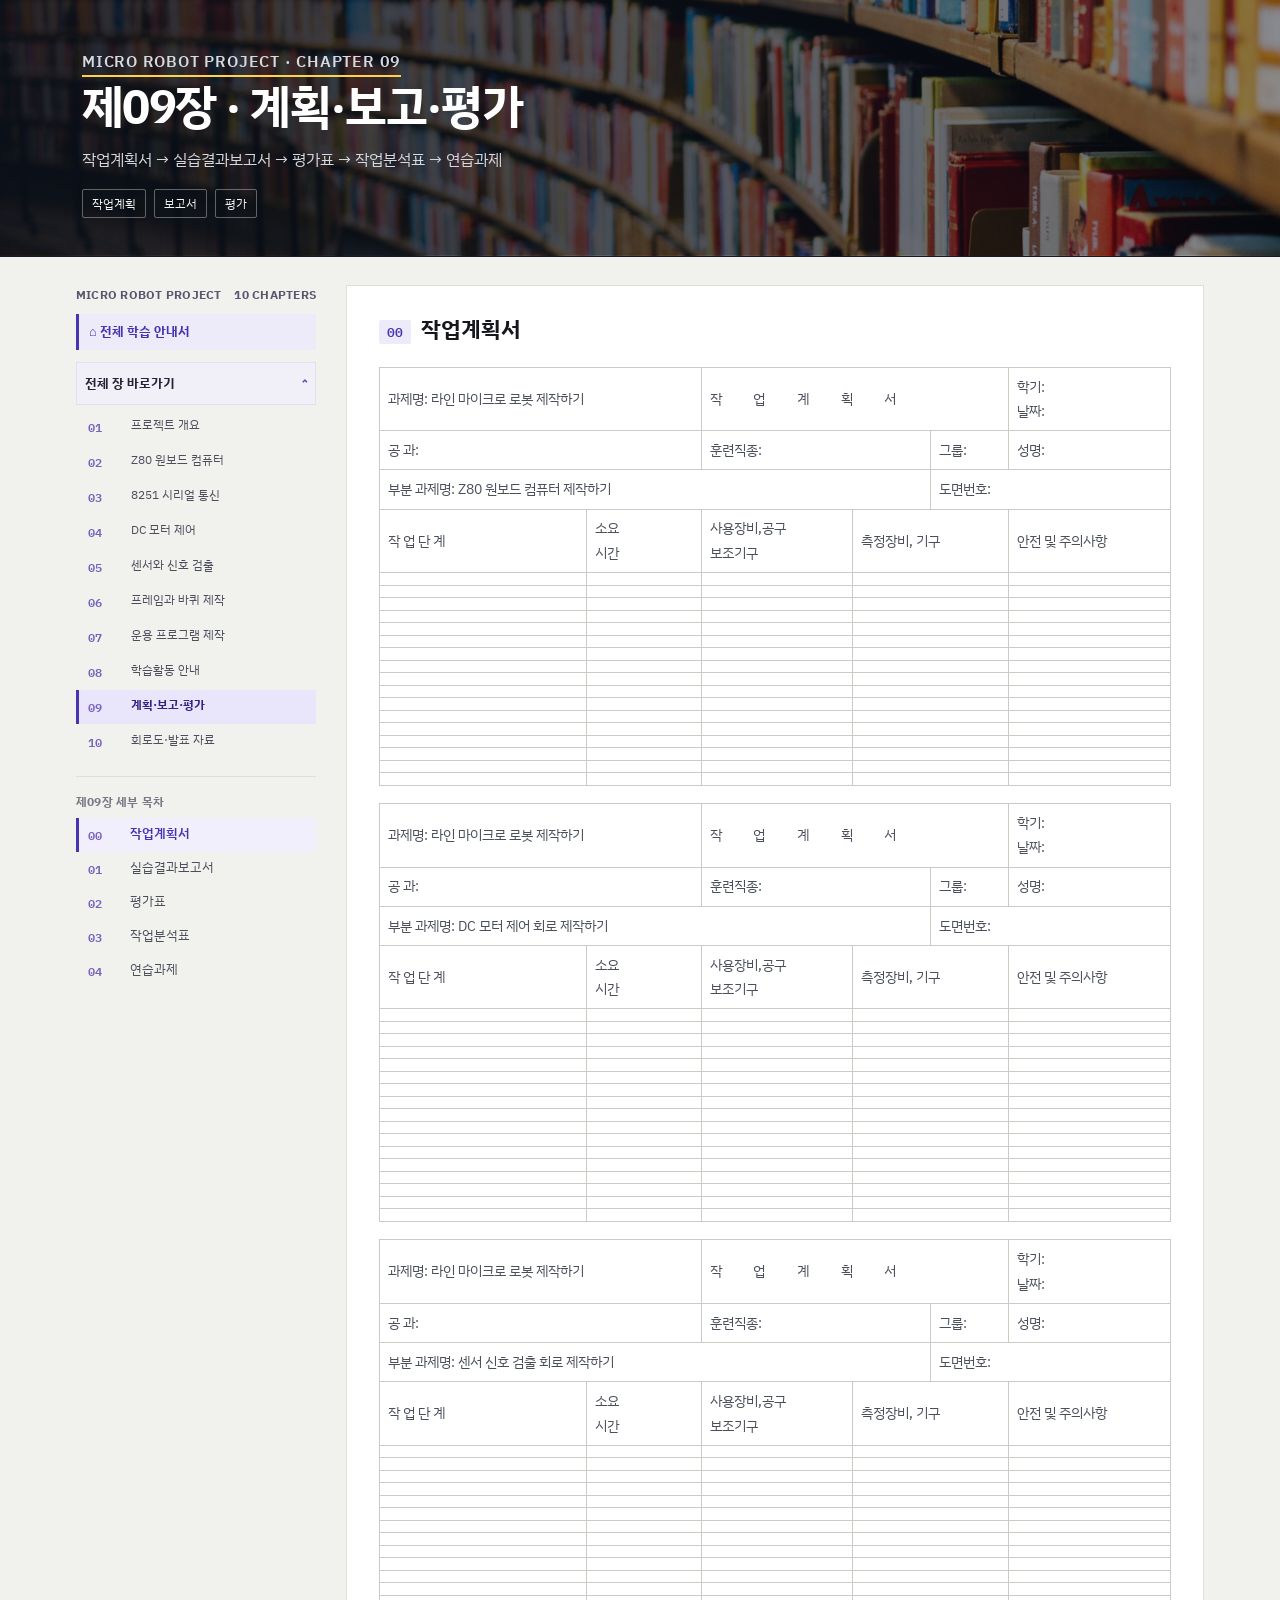
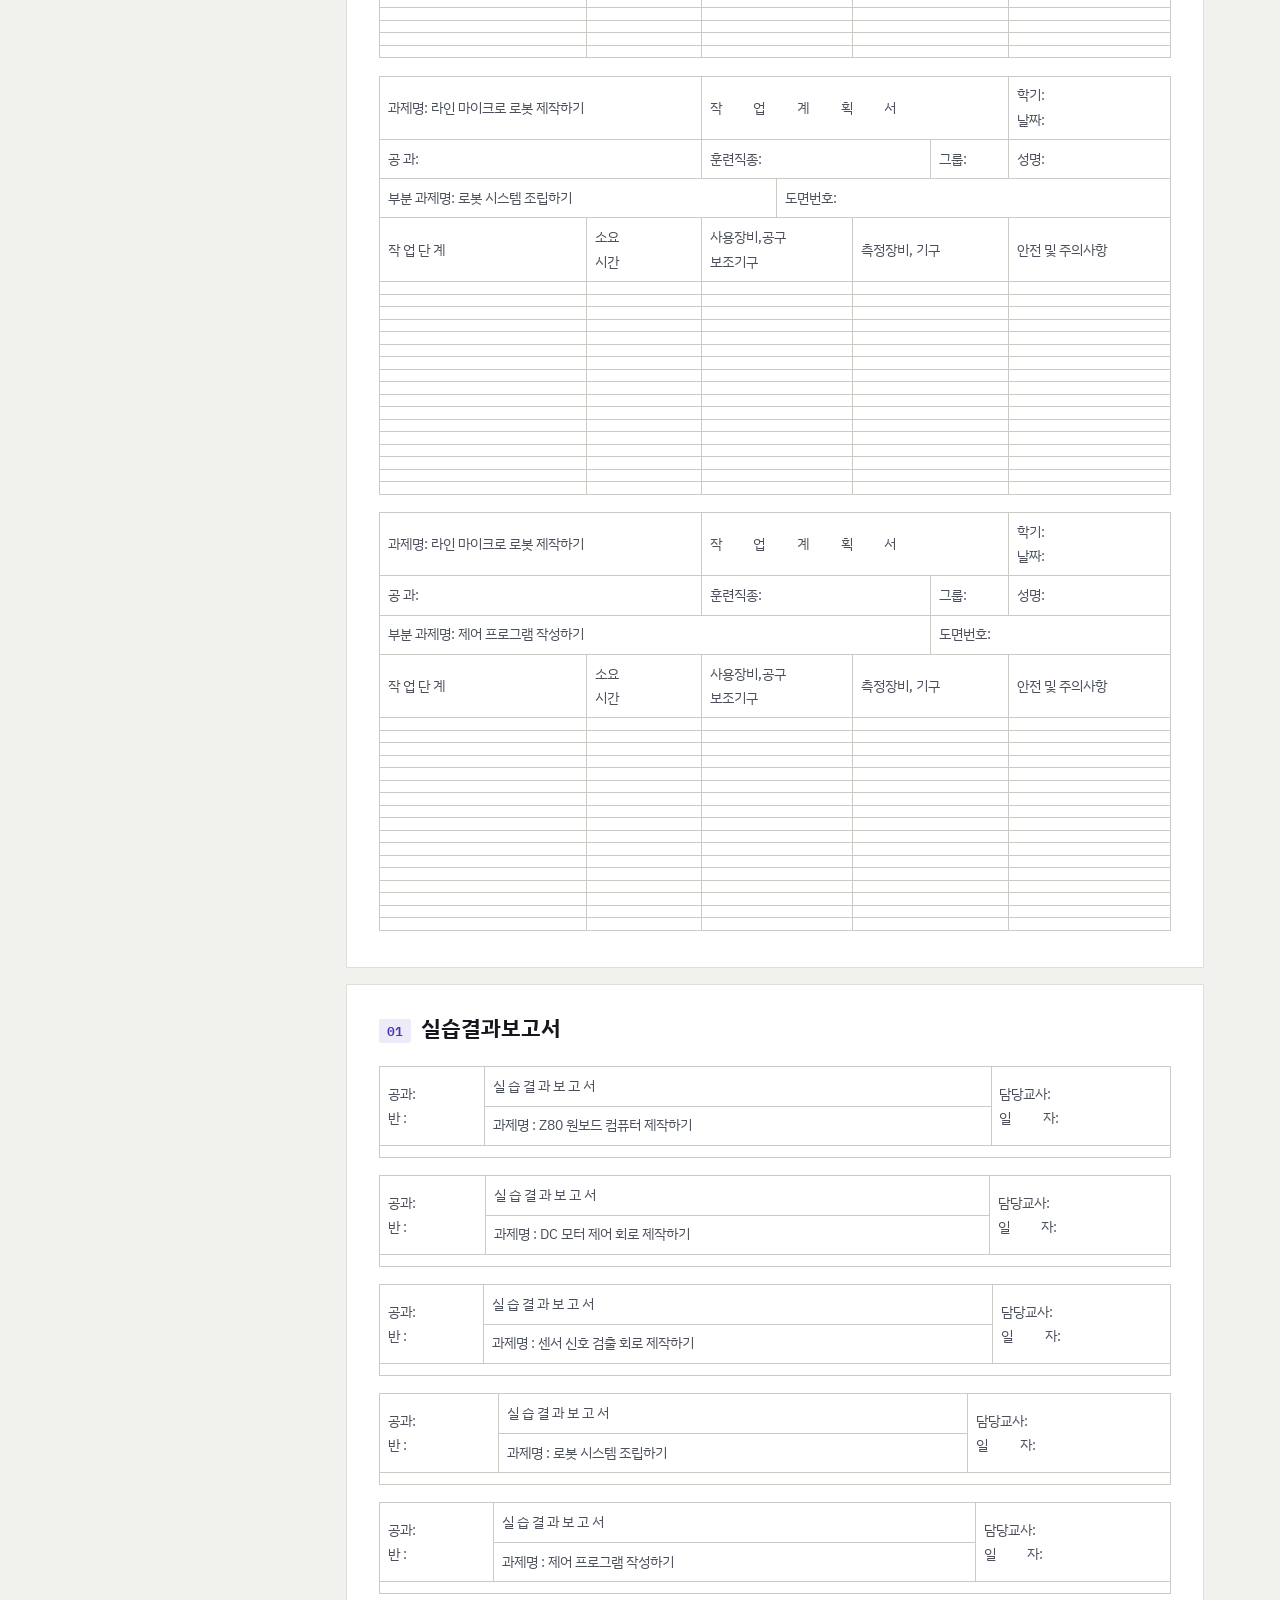
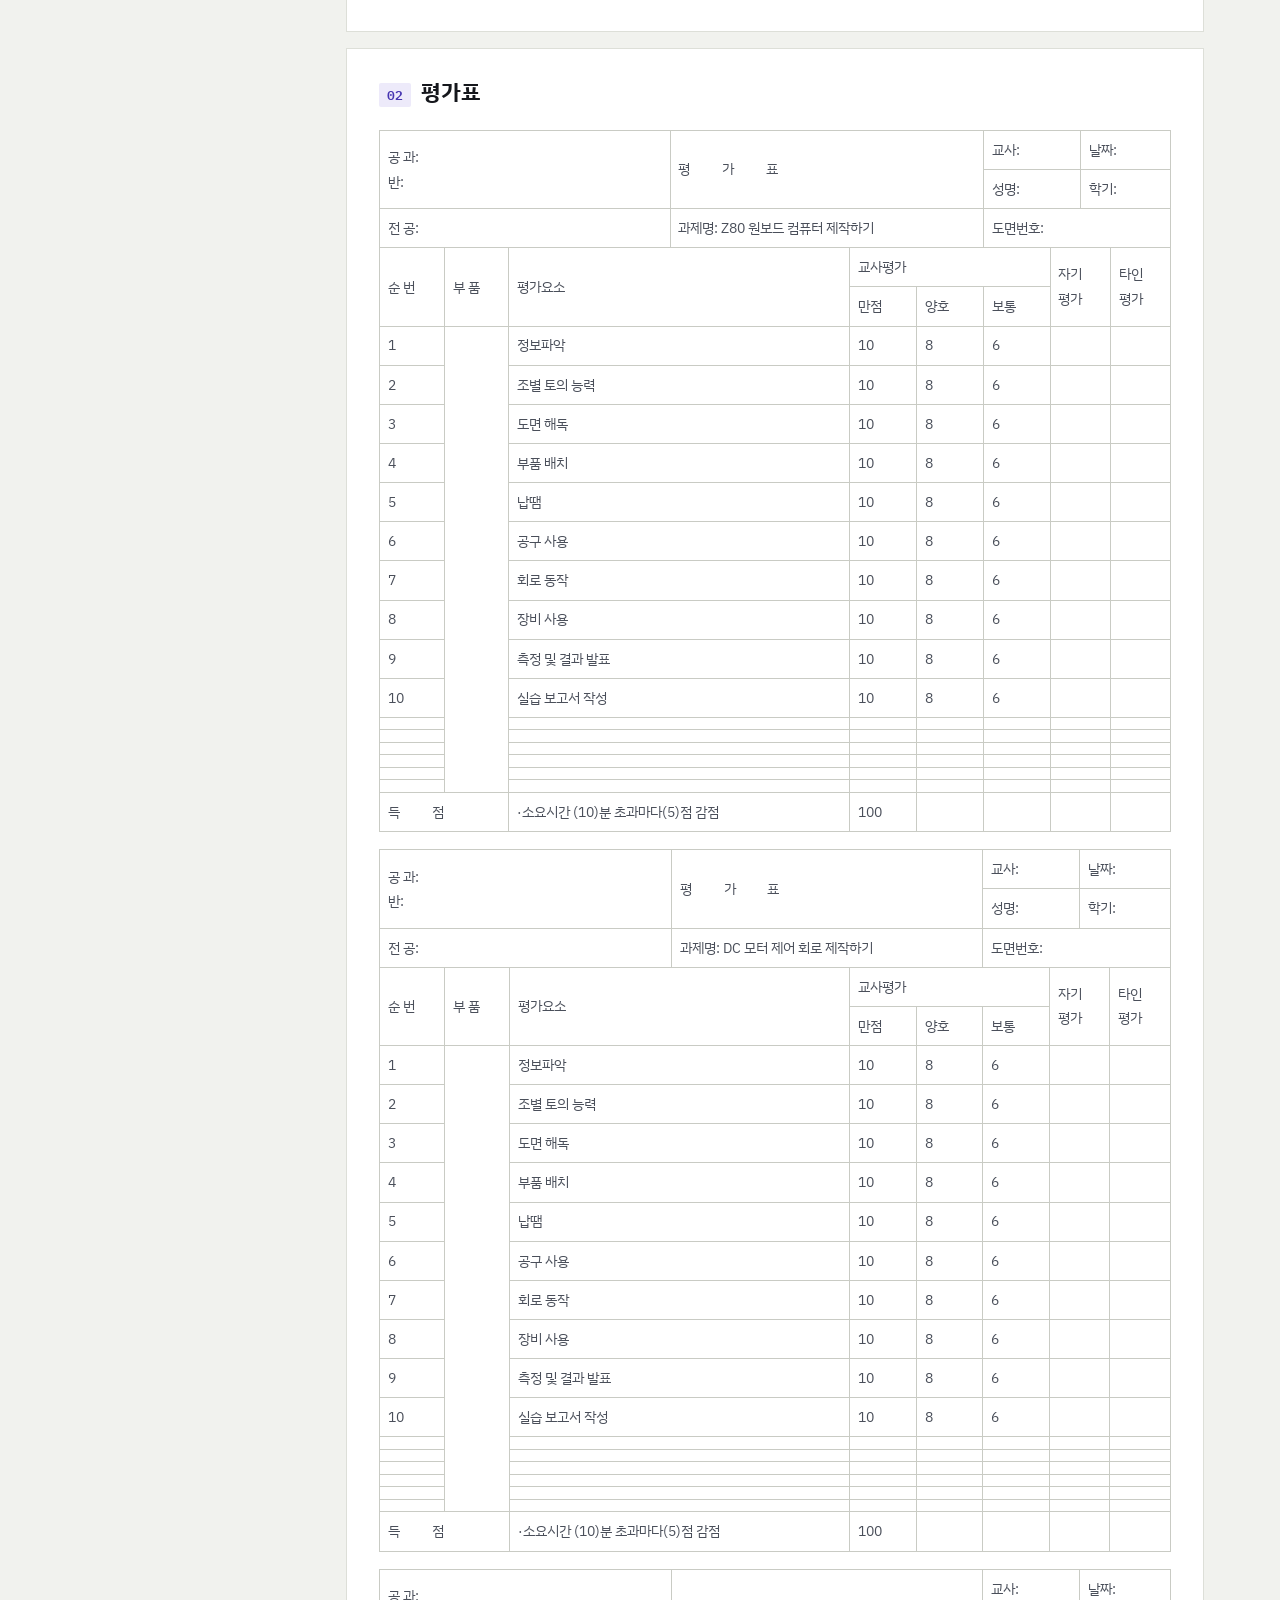
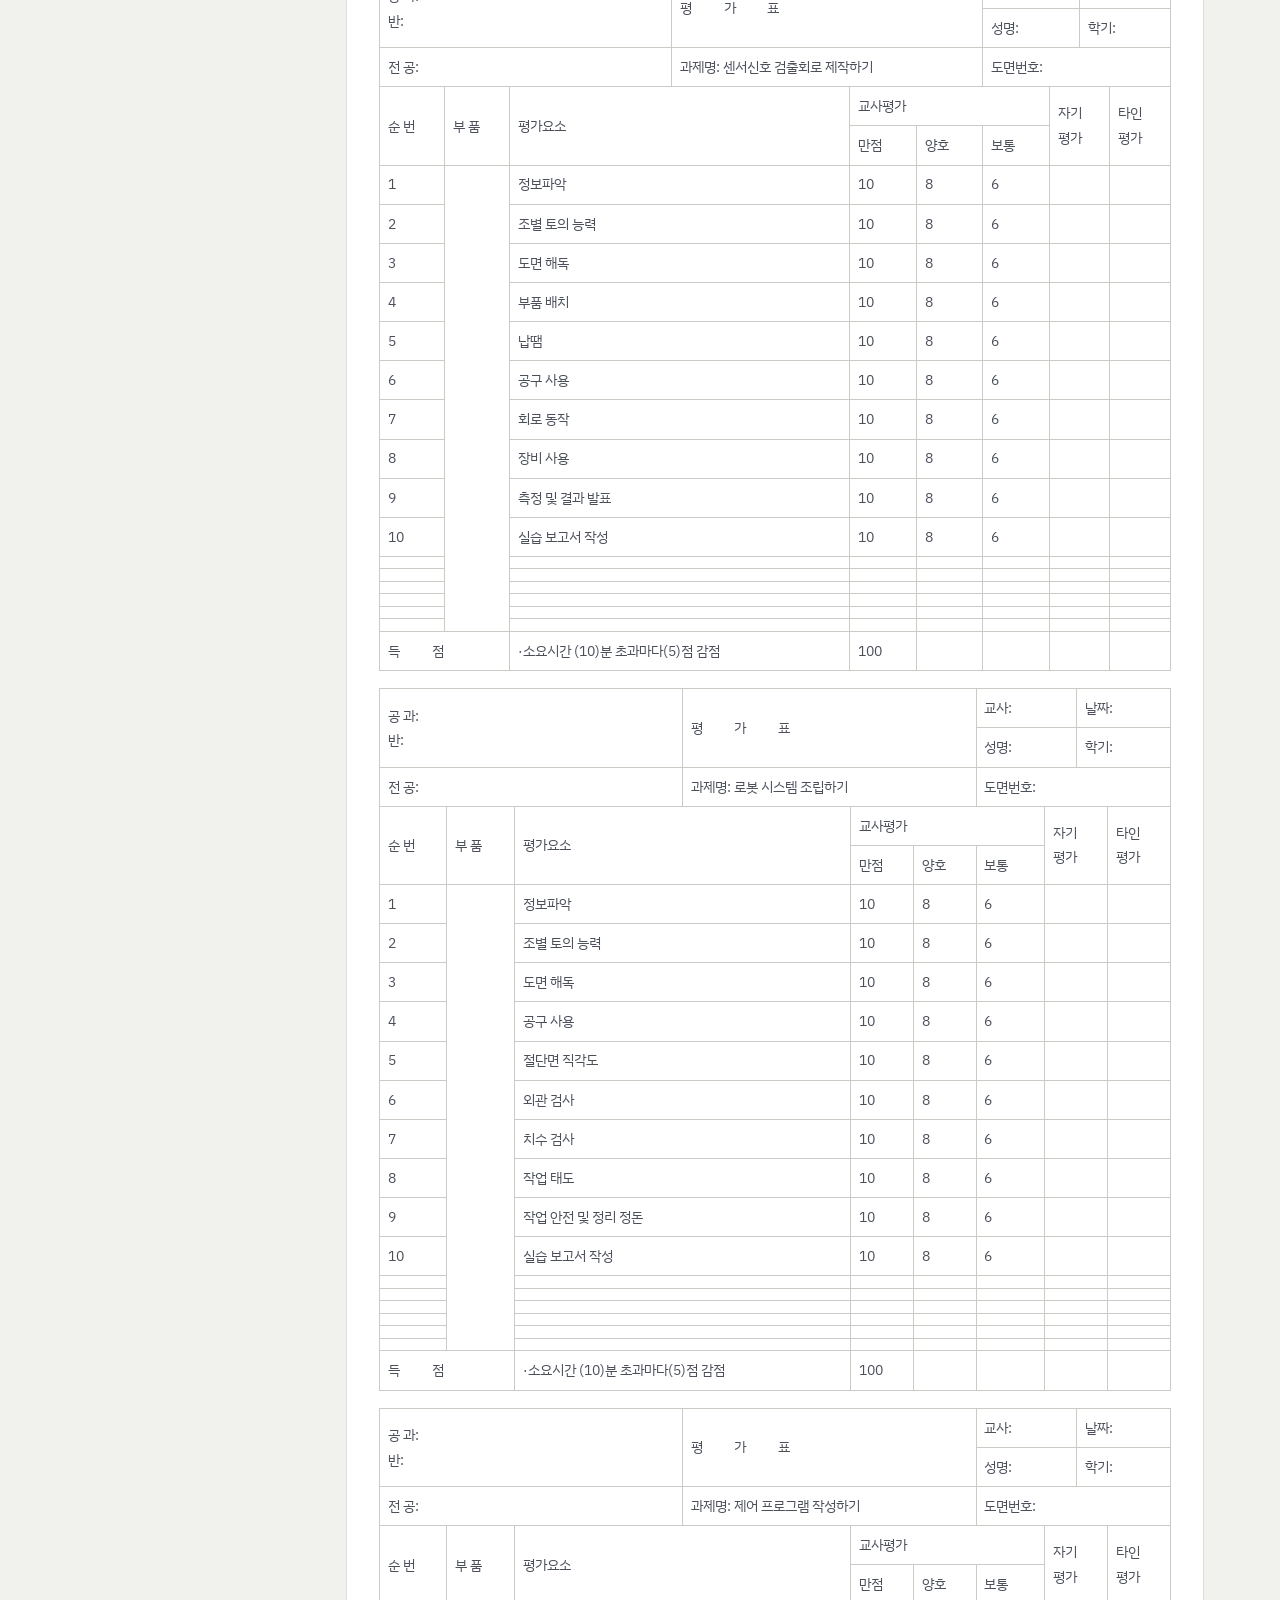
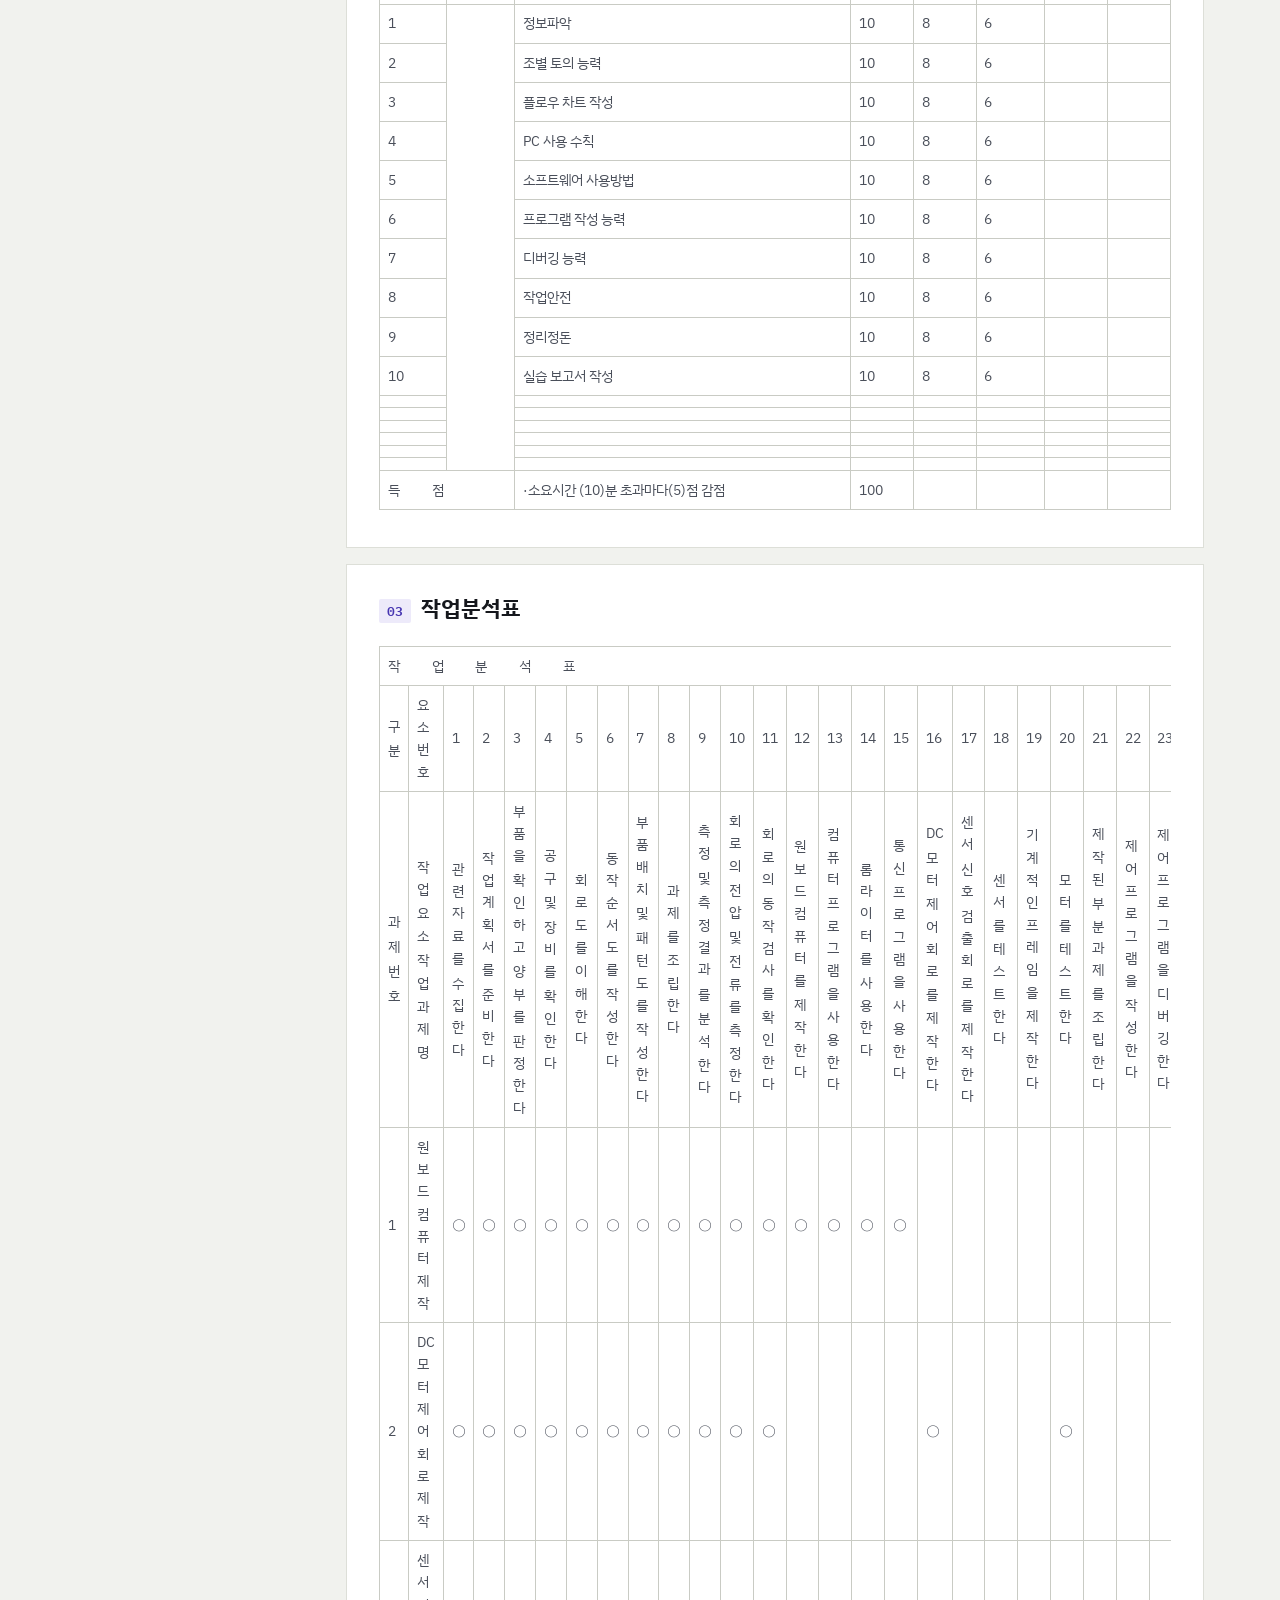
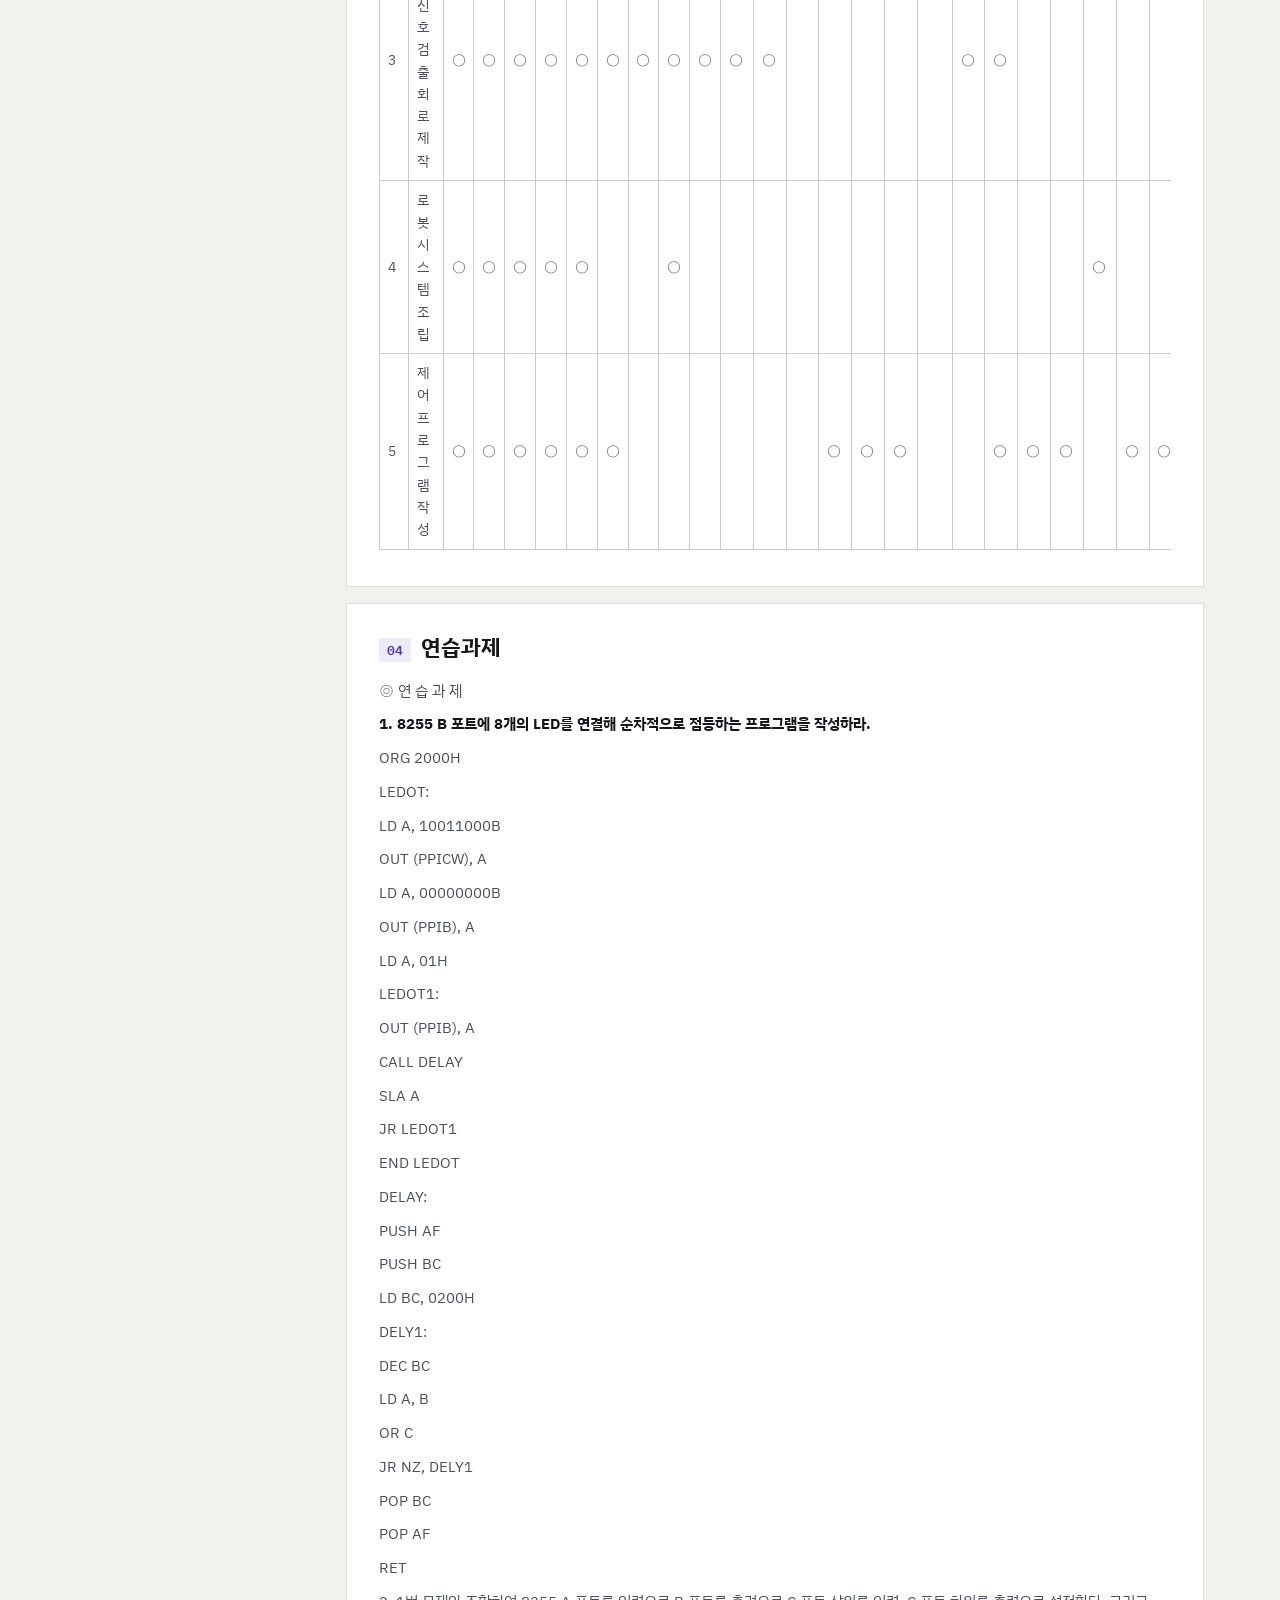
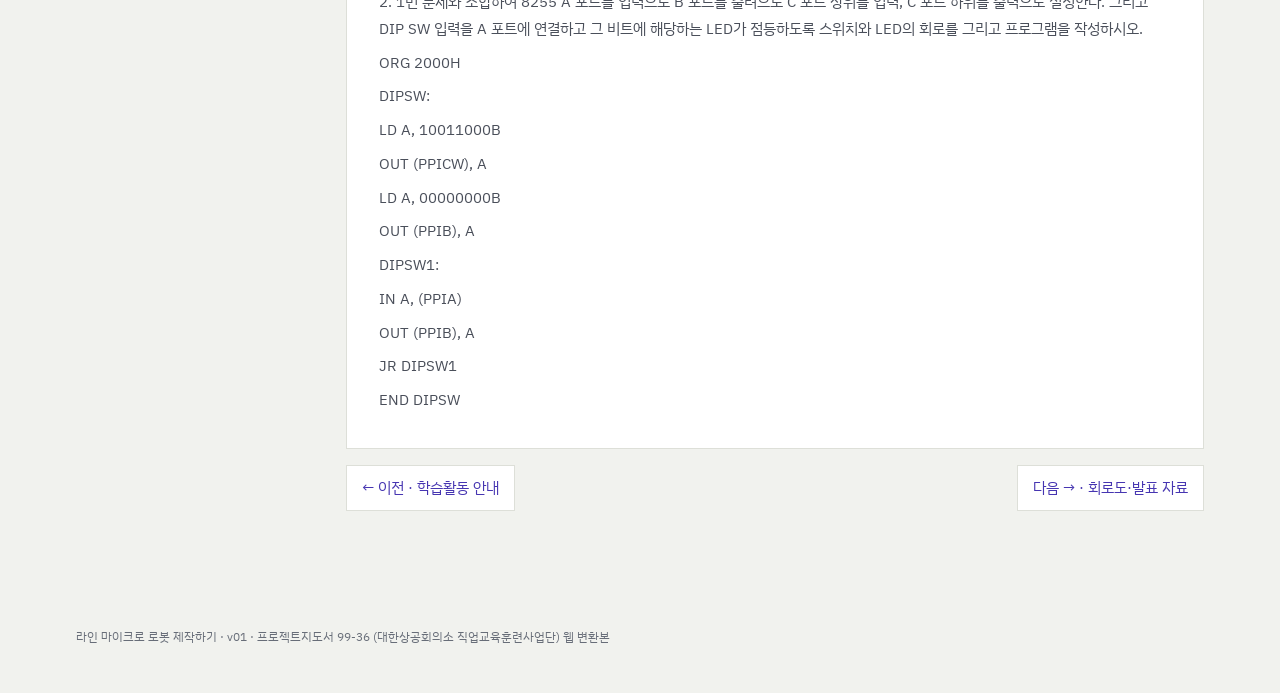
<file: ch09_plan_report_evaluation_v01.html>
<!doctype html>
<html lang="ko"><head><meta charset="utf-8"><meta name="viewport" content="width=device-width,initial-scale=1">
<meta name="description" content="작업계획서 → 실습결과보고서 → 평가표 → 작업분석표 → 연습과제"><title>제09장 · 계획·보고·평가 · 라인 마이크로 로봇 제작하기</title>
<link rel="preconnect" href="https://fonts.googleapis.com"><link rel="preconnect" href="https://fonts.gstatic.com" crossorigin>
<link href="https://fonts.googleapis.com/css2?family=IBM+Plex+Sans+KR:wght@300;400;500;600;700&family=IBM+Plex+Mono:wght@400;500;600&display=swap" rel="stylesheet">
<link rel="icon" href="data:image/svg+xml,%3Csvg xmlns='http://www.w3.org/2000/svg' viewBox='0 0 32 32'%3E%3Crect width='32' height='32' rx='6' fill='%234635B1'/%3E%3Ctext x='16' y='22' font-size='14' text-anchor='middle' fill='%23FFD24A' font-family='monospace'%3EZ80%3C/text%3E%3C/svg%3E"><link rel="stylesheet" href="assets/site.css"></head><body data-chapter="ch09">
<button type="button" class="mobile-menu" id="mobile-menu" aria-controls="course-nav" aria-expanded="false">☰ 장·목차</button><div class="shade" id="shade"></div>
<header class="hero"><div class="hero-inner"><p class="kicker">MICRO ROBOT PROJECT · CHAPTER 09</p><h1>제09장 · 계획·보고·평가</h1><p>작업계획서 → 실습결과보고서 → 평가표 → 작업분석표 → 연습과제</p><div class="chips"><span class="chip">작업계획</span><span class="chip">보고서</span><span class="chip">평가</span></div></div></header>
<div class="wrap"><nav class="toc" id="course-nav" aria-label="장과 절 탐색"></nav><main class="content" id="main-content"><section class="section" id="s00"><h2><span class="num">00</span>작업계획서</h2><div class="table-wrap" tabindex="0"><table class="hwp"><tr><td colspan="2"><p>과제명: 라인 마이크로 로봇 제작하기</p></td><td colspan="4"><p>작<span class="gap"></span>업<span class="gap"></span>계<span class="gap"></span>획<span class="gap"></span>서</p></td><td><p>학기:</p>
<p>날짜:</p></td></tr><tr><td colspan="2"><p>공  과:</p></td><td colspan="2"><p>훈련직종:</p></td><td colspan="2"><p>그룹:</p></td><td><p>성명:</p></td></tr><tr><td colspan="4"><p>부분 과제명: Z80 원보드 컴퓨터 제작하기</p></td><td colspan="3"><p>도면번호:</p></td></tr><tr><td><p>작 업 단 계</p></td><td><p>소요</p>
<p>시간</p></td><td><p>사용장비,공구</p>
<p>보조기구</p></td><td colspan="2"><p>측정장비, 기구</p></td><td colspan="2"><p>안전 및 주의사항</p></td></tr><tr><td></td><td></td><td></td><td colspan="2"></td><td colspan="2"></td></tr><tr><td></td><td></td><td></td><td colspan="2"></td><td colspan="2"></td></tr><tr><td></td><td></td><td></td><td colspan="2"></td><td colspan="2"></td></tr><tr><td></td><td></td><td></td><td colspan="2"></td><td colspan="2"></td></tr><tr><td></td><td></td><td></td><td colspan="2"></td><td colspan="2"></td></tr><tr><td></td><td></td><td></td><td colspan="2"></td><td colspan="2"></td></tr><tr><td></td><td></td><td></td><td colspan="2"></td><td colspan="2"></td></tr><tr><td></td><td></td><td></td><td colspan="2"></td><td colspan="2"></td></tr><tr><td></td><td></td><td></td><td colspan="2"></td><td colspan="2"></td></tr><tr><td></td><td></td><td></td><td colspan="2"></td><td colspan="2"></td></tr><tr><td></td><td></td><td></td><td colspan="2"></td><td colspan="2"></td></tr><tr><td></td><td></td><td></td><td colspan="2"></td><td colspan="2"></td></tr><tr><td></td><td></td><td></td><td colspan="2"></td><td colspan="2"></td></tr><tr><td></td><td></td><td></td><td colspan="2"></td><td colspan="2"></td></tr><tr><td></td><td></td><td></td><td colspan="2"></td><td colspan="2"></td></tr><tr><td></td><td></td><td></td><td colspan="2"></td><td colspan="2"></td></tr><tr><td></td><td></td><td></td><td colspan="2"></td><td colspan="2"></td></tr></table></div>
<div class="table-wrap" tabindex="0"><table class="hwp"><tr><td colspan="2"><p>과제명: 라인 마이크로 로봇 제작하기</p></td><td colspan="4"><p>작<span class="gap"></span>업<span class="gap"></span>계<span class="gap"></span>획<span class="gap"></span>서</p></td><td><p>학기:</p>
<p>날짜:</p></td></tr><tr><td colspan="2"><p>공  과:</p></td><td colspan="2"><p>훈련직종:</p></td><td colspan="2"><p>그룹:</p></td><td><p>성명:</p></td></tr><tr><td colspan="4"><p>부분 과제명: DC 모터 제어 회로 제작하기</p></td><td colspan="3"><p>도면번호:</p></td></tr><tr><td><p>작 업 단 계</p></td><td><p>소요</p>
<p>시간</p></td><td><p>사용장비,공구</p>
<p>보조기구</p></td><td colspan="2"><p>측정장비, 기구</p></td><td colspan="2"><p>안전 및 주의사항</p></td></tr><tr><td></td><td></td><td></td><td colspan="2"></td><td colspan="2"></td></tr><tr><td></td><td></td><td></td><td colspan="2"></td><td colspan="2"></td></tr><tr><td></td><td></td><td></td><td colspan="2"></td><td colspan="2"></td></tr><tr><td></td><td></td><td></td><td colspan="2"></td><td colspan="2"></td></tr><tr><td></td><td></td><td></td><td colspan="2"></td><td colspan="2"></td></tr><tr><td></td><td></td><td></td><td colspan="2"></td><td colspan="2"></td></tr><tr><td></td><td></td><td></td><td colspan="2"></td><td colspan="2"></td></tr><tr><td></td><td></td><td></td><td colspan="2"></td><td colspan="2"></td></tr><tr><td></td><td></td><td></td><td colspan="2"></td><td colspan="2"></td></tr><tr><td></td><td></td><td></td><td colspan="2"></td><td colspan="2"></td></tr><tr><td></td><td></td><td></td><td colspan="2"></td><td colspan="2"></td></tr><tr><td></td><td></td><td></td><td colspan="2"></td><td colspan="2"></td></tr><tr><td></td><td></td><td></td><td colspan="2"></td><td colspan="2"></td></tr><tr><td></td><td></td><td></td><td colspan="2"></td><td colspan="2"></td></tr><tr><td></td><td></td><td></td><td colspan="2"></td><td colspan="2"></td></tr><tr><td></td><td></td><td></td><td colspan="2"></td><td colspan="2"></td></tr><tr><td></td><td></td><td></td><td colspan="2"></td><td colspan="2"></td></tr></table></div>
<div class="table-wrap" tabindex="0"><table class="hwp"><tr><td colspan="2"><p>과제명: 라인 마이크로 로봇 제작하기</p></td><td colspan="4"><p>작<span class="gap"></span>업<span class="gap"></span>계<span class="gap"></span>획<span class="gap"></span>서</p></td><td><p>학기:</p>
<p>날짜:</p></td></tr><tr><td colspan="2"><p>공  과:</p></td><td colspan="2"><p>훈련직종:</p></td><td colspan="2"><p>그룹:</p></td><td><p>성명:</p></td></tr><tr><td colspan="4"><p>부분 과제명: 센서 신호 검출 회로 제작하기</p></td><td colspan="3"><p>도면번호:</p></td></tr><tr><td><p>작 업 단 계</p></td><td><p>소요</p>
<p>시간</p></td><td><p>사용장비,공구</p>
<p>보조기구</p></td><td colspan="2"><p>측정장비, 기구</p></td><td colspan="2"><p>안전 및 주의사항</p></td></tr><tr><td></td><td></td><td></td><td colspan="2"></td><td colspan="2"></td></tr><tr><td></td><td></td><td></td><td colspan="2"></td><td colspan="2"></td></tr><tr><td></td><td></td><td></td><td colspan="2"></td><td colspan="2"></td></tr><tr><td></td><td></td><td></td><td colspan="2"></td><td colspan="2"></td></tr><tr><td></td><td></td><td></td><td colspan="2"></td><td colspan="2"></td></tr><tr><td></td><td></td><td></td><td colspan="2"></td><td colspan="2"></td></tr><tr><td></td><td></td><td></td><td colspan="2"></td><td colspan="2"></td></tr><tr><td></td><td></td><td></td><td colspan="2"></td><td colspan="2"></td></tr><tr><td></td><td></td><td></td><td colspan="2"></td><td colspan="2"></td></tr><tr><td></td><td></td><td></td><td colspan="2"></td><td colspan="2"></td></tr><tr><td></td><td></td><td></td><td colspan="2"></td><td colspan="2"></td></tr><tr><td></td><td></td><td></td><td colspan="2"></td><td colspan="2"></td></tr><tr><td></td><td></td><td></td><td colspan="2"></td><td colspan="2"></td></tr><tr><td></td><td></td><td></td><td colspan="2"></td><td colspan="2"></td></tr><tr><td></td><td></td><td></td><td colspan="2"></td><td colspan="2"></td></tr><tr><td></td><td></td><td></td><td colspan="2"></td><td colspan="2"></td></tr><tr><td></td><td></td><td></td><td colspan="2"></td><td colspan="2"></td></tr></table></div>
<div class="table-wrap" tabindex="0"><table class="hwp"><tr><td colspan="2"><p>과제명: 라인 마이크로 로봇 제작하기</p></td><td colspan="5"><p>작<span class="gap"></span>업<span class="gap"></span>계<span class="gap"></span>획<span class="gap"></span>서</p></td><td><p>학기:</p>
<p>날짜:</p></td></tr><tr><td colspan="2"><p>공  과:</p></td><td colspan="3"><p>훈련직종:</p></td><td colspan="2"><p>그룹:</p></td><td><p>성명:</p></td></tr><tr><td colspan="3"><p>부분 과제명: 로봇 시스템 조립하기</p></td><td colspan="5"><p>도면번호:</p></td></tr><tr><td><p>작 업 단 계</p></td><td><p>소요</p>
<p>시간</p></td><td colspan="2"><p>사용장비,공구</p>
<p>보조기구</p></td><td colspan="2"><p>측정장비, 기구</p></td><td colspan="2"><p>안전 및 주의사항</p></td></tr><tr><td></td><td></td><td colspan="2"></td><td colspan="2"></td><td colspan="2"></td></tr><tr><td></td><td></td><td colspan="2"></td><td colspan="2"></td><td colspan="2"></td></tr><tr><td></td><td></td><td colspan="2"></td><td colspan="2"></td><td colspan="2"></td></tr><tr><td></td><td></td><td colspan="2"></td><td colspan="2"></td><td colspan="2"></td></tr><tr><td></td><td></td><td colspan="2"></td><td colspan="2"></td><td colspan="2"></td></tr><tr><td></td><td></td><td colspan="2"></td><td colspan="2"></td><td colspan="2"></td></tr><tr><td></td><td></td><td colspan="2"></td><td colspan="2"></td><td colspan="2"></td></tr><tr><td></td><td></td><td colspan="2"></td><td colspan="2"></td><td colspan="2"></td></tr><tr><td></td><td></td><td colspan="2"></td><td colspan="2"></td><td colspan="2"></td></tr><tr><td></td><td></td><td colspan="2"></td><td colspan="2"></td><td colspan="2"></td></tr><tr><td></td><td></td><td colspan="2"></td><td colspan="2"></td><td colspan="2"></td></tr><tr><td></td><td></td><td colspan="2"></td><td colspan="2"></td><td colspan="2"></td></tr><tr><td></td><td></td><td colspan="2"></td><td colspan="2"></td><td colspan="2"></td></tr><tr><td></td><td></td><td colspan="2"></td><td colspan="2"></td><td colspan="2"></td></tr><tr><td></td><td></td><td colspan="2"></td><td colspan="2"></td><td colspan="2"></td></tr><tr><td></td><td></td><td colspan="2"></td><td colspan="2"></td><td colspan="2"></td></tr><tr><td></td><td></td><td colspan="2"></td><td colspan="2"></td><td colspan="2"></td></tr></table></div>
<div class="table-wrap" tabindex="0"><table class="hwp"><tr><td colspan="2"><p>과제명: 라인 마이크로 로봇 제작하기</p></td><td colspan="4"><p>작<span class="gap"></span>업<span class="gap"></span>계<span class="gap"></span>획<span class="gap"></span>서</p></td><td><p>학기:</p>
<p>날짜:</p></td></tr><tr><td colspan="2"><p>공  과:</p></td><td colspan="2"><p>훈련직종:</p></td><td colspan="2"><p>그룹:</p></td><td><p>성명:</p></td></tr><tr><td colspan="4"><p>부분 과제명: 제어 프로그램 작성하기</p></td><td colspan="3"><p>도면번호:</p></td></tr><tr><td><p>작 업 단 계</p></td><td><p>소요</p>
<p>시간</p></td><td><p>사용장비,공구</p>
<p>보조기구</p></td><td colspan="2"><p>측정장비, 기구</p></td><td colspan="2"><p>안전 및 주의사항</p></td></tr><tr><td></td><td></td><td></td><td colspan="2"></td><td colspan="2"></td></tr><tr><td></td><td></td><td></td><td colspan="2"></td><td colspan="2"></td></tr><tr><td></td><td></td><td></td><td colspan="2"></td><td colspan="2"></td></tr><tr><td></td><td></td><td></td><td colspan="2"></td><td colspan="2"></td></tr><tr><td></td><td></td><td></td><td colspan="2"></td><td colspan="2"></td></tr><tr><td></td><td></td><td></td><td colspan="2"></td><td colspan="2"></td></tr><tr><td></td><td></td><td></td><td colspan="2"></td><td colspan="2"></td></tr><tr><td></td><td></td><td></td><td colspan="2"></td><td colspan="2"></td></tr><tr><td></td><td></td><td></td><td colspan="2"></td><td colspan="2"></td></tr><tr><td></td><td></td><td></td><td colspan="2"></td><td colspan="2"></td></tr><tr><td></td><td></td><td></td><td colspan="2"></td><td colspan="2"></td></tr><tr><td></td><td></td><td></td><td colspan="2"></td><td colspan="2"></td></tr><tr><td></td><td></td><td></td><td colspan="2"></td><td colspan="2"></td></tr><tr><td></td><td></td><td></td><td colspan="2"></td><td colspan="2"></td></tr><tr><td></td><td></td><td></td><td colspan="2"></td><td colspan="2"></td></tr><tr><td></td><td></td><td></td><td colspan="2"></td><td colspan="2"></td></tr><tr><td></td><td></td><td></td><td colspan="2"></td><td colspan="2"></td></tr></table></div></section><section class="section" id="s01"><h2><span class="num">01</span>실습결과보고서</h2><div class="table-wrap" tabindex="0"><table class="hwp"><tr><td rowspan="2"><p>공과:</p>
<p>반 :</p></td><td><p>실 습 결 과 보 고 서</p></td><td rowspan="2"><p>담당교사:</p>
<p>일<span class="gap"></span>자:</p></td></tr><tr><td><p>과제명 : Z80 원보드 컴퓨터 제작하기</p></td></tr><tr><td colspan="3"></td></tr></table></div>
<div class="table-wrap" tabindex="0"><table class="hwp"><tr><td rowspan="2"><p>공과:</p>
<p>반 :</p></td><td><p>실 습 결 과 보 고 서</p></td><td rowspan="2"><p>담당교사:</p>
<p>일<span class="gap"></span>자:</p></td></tr><tr><td><p>과제명 : DC 모터 제어 회로 제작하기</p></td></tr><tr><td colspan="3"></td></tr></table></div>
<div class="table-wrap" tabindex="0"><table class="hwp"><tr><td rowspan="2"><p>공과:</p>
<p>반 :</p></td><td><p>실 습 결 과 보 고 서</p></td><td rowspan="2"><p>담당교사:</p>
<p>일<span class="gap"></span>자:</p></td></tr><tr><td><p>과제명 : 센서 신호 검출 회로 제작하기</p></td></tr><tr><td colspan="3"></td></tr></table></div>
<div class="table-wrap" tabindex="0"><table class="hwp"><tr><td rowspan="2"><p>공과:</p>
<p>반 :</p></td><td><p>실 습 결 과 보 고 서</p></td><td rowspan="2"><p>담당교사:</p>
<p>일<span class="gap"></span>자:</p></td></tr><tr><td><p>과제명 : 로봇 시스템 조립하기</p></td></tr><tr><td colspan="3"></td></tr></table></div>
<div class="table-wrap" tabindex="0"><table class="hwp"><tr><td rowspan="2"><p>공과:</p>
<p>반 :</p></td><td><p>실 습 결 과 보 고 서</p></td><td rowspan="2"><p>담당교사:</p>
<p>일<span class="gap"></span>자:</p></td></tr><tr><td><p>과제명 : 제어 프로그램 작성하기</p></td></tr><tr><td colspan="3"></td></tr></table></div></section><section class="section" id="s02"><h2><span class="num">02</span>평가표</h2><div class="table-wrap" tabindex="0"><table class="hwp"><tr><td rowspan="2" colspan="3"><p>공 과:</p>
<p>반:</p></td><td rowspan="2" colspan="3"><p>평<span class="gap"></span>가<span class="gap"></span>표</p></td><td colspan="2"><p>교사:</p></td><td colspan="2"><p>날짜:</p></td></tr><tr><td colspan="2"><p>성명:</p></td><td colspan="2"><p>학기:</p></td></tr><tr><td colspan="3"><p>전 공:</p></td><td colspan="3"><p>과제명: Z80 원보드 컴퓨터 제작하기</p></td><td colspan="4"><p>도면번호:</p></td></tr><tr><td rowspan="2"><p>순 번</p></td><td rowspan="2"><p>부 품</p></td><td rowspan="2" colspan="2"><p>평가요소</p></td><td colspan="3"><p>교사평가</p></td><td rowspan="2" colspan="2"><p>자기</p>
<p>평가</p></td><td rowspan="2"><p>타인</p>
<p>평가</p></td></tr><tr><td><p>만점</p></td><td><p>양호</p></td><td><p>보통</p></td></tr><tr><td><p>1</p></td><td rowspan="16"></td><td colspan="2"><p>정보파악</p></td><td><p>10</p></td><td><p>8</p></td><td><p>6</p></td><td colspan="2"></td><td></td></tr><tr><td><p>2</p></td><td colspan="2"><p>조별 토의 능력</p></td><td><p>10</p></td><td><p>8</p></td><td><p>6</p></td><td colspan="2"></td><td></td></tr><tr><td><p>3</p></td><td colspan="2"><p>도면 해독</p></td><td><p>10</p></td><td><p>8</p></td><td><p>6</p></td><td colspan="2"></td><td></td></tr><tr><td><p>4</p></td><td colspan="2"><p>부품 배치</p></td><td><p>10</p></td><td><p>8</p></td><td><p>6</p></td><td colspan="2"></td><td></td></tr><tr><td><p>5</p></td><td colspan="2"><p>납땜</p></td><td><p>10</p></td><td><p>8</p></td><td><p>6</p></td><td colspan="2"></td><td></td></tr><tr><td><p>6</p></td><td colspan="2"><p>공구 사용</p></td><td><p>10</p></td><td><p>8</p></td><td><p>6</p></td><td colspan="2"></td><td></td></tr><tr><td><p>7</p></td><td colspan="2"><p>회로 동작</p></td><td><p>10</p></td><td><p>8</p></td><td><p>6</p></td><td colspan="2"></td><td></td></tr><tr><td><p>8</p></td><td colspan="2"><p>장비 사용</p></td><td><p>10</p></td><td><p>8</p></td><td><p>6</p></td><td colspan="2"></td><td></td></tr><tr><td><p>9</p></td><td colspan="2"><p>측정 및 결과 발표</p></td><td><p>10</p></td><td><p>8</p></td><td><p>6</p></td><td colspan="2"></td><td></td></tr><tr><td><p>10</p></td><td colspan="2"><p>실습 보고서 작성</p></td><td><p>10</p></td><td><p>8</p></td><td><p>6</p></td><td colspan="2"></td><td></td></tr><tr><td></td><td colspan="2"></td><td></td><td></td><td></td><td colspan="2"></td><td></td></tr><tr><td></td><td colspan="2"></td><td></td><td></td><td></td><td colspan="2"></td><td></td></tr><tr><td></td><td colspan="2"></td><td></td><td></td><td></td><td colspan="2"></td><td></td></tr><tr><td></td><td colspan="2"></td><td></td><td></td><td></td><td colspan="2"></td><td></td></tr><tr><td></td><td colspan="2"></td><td></td><td></td><td></td><td colspan="2"></td><td></td></tr><tr><td></td><td colspan="2"></td><td></td><td></td><td></td><td colspan="2"></td><td></td></tr><tr><td colspan="2"><p>득<span class="gap"></span>점</p></td><td colspan="2"><p>·소요시간 (10)분 초과마다(5)점 감점</p></td><td><p>100</p></td><td></td><td></td><td colspan="2"></td><td></td></tr></table></div>
<div class="table-wrap" tabindex="0"><table class="hwp"><tr><td rowspan="2" colspan="3"><p>공 과:</p>
<p>반:</p></td><td rowspan="2" colspan="3"><p>평<span class="gap"></span>가<span class="gap"></span>표</p></td><td colspan="2"><p>교사:</p></td><td colspan="2"><p>날짜:</p></td></tr><tr><td colspan="2"><p>성명:</p></td><td colspan="2"><p>학기:</p></td></tr><tr><td colspan="3"><p>전 공:</p></td><td colspan="3"><p>과제명: DC 모터 제어 회로 제작하기</p></td><td colspan="4"><p>도면번호:</p></td></tr><tr><td rowspan="2"><p>순 번</p></td><td rowspan="2"><p>부 품</p></td><td rowspan="2" colspan="2"><p>평가요소</p></td><td colspan="3"><p>교사평가</p></td><td rowspan="2" colspan="2"><p>자기</p>
<p>평가</p></td><td rowspan="2"><p>타인</p>
<p>평가</p></td></tr><tr><td><p>만점</p></td><td><p>양호</p></td><td><p>보통</p></td></tr><tr><td><p>1</p></td><td rowspan="16"></td><td colspan="2"><p>정보파악</p></td><td><p>10</p></td><td><p>8</p></td><td><p>6</p></td><td colspan="2"></td><td></td></tr><tr><td><p>2</p></td><td colspan="2"><p>조별 토의 능력</p></td><td><p>10</p></td><td><p>8</p></td><td><p>6</p></td><td colspan="2"></td><td></td></tr><tr><td><p>3</p></td><td colspan="2"><p>도면 해독</p></td><td><p>10</p></td><td><p>8</p></td><td><p>6</p></td><td colspan="2"></td><td></td></tr><tr><td><p>4</p></td><td colspan="2"><p>부품 배치</p></td><td><p>10</p></td><td><p>8</p></td><td><p>6</p></td><td colspan="2"></td><td></td></tr><tr><td><p>5</p></td><td colspan="2"><p>납땜</p></td><td><p>10</p></td><td><p>8</p></td><td><p>6</p></td><td colspan="2"></td><td></td></tr><tr><td><p>6</p></td><td colspan="2"><p>공구 사용</p></td><td><p>10</p></td><td><p>8</p></td><td><p>6</p></td><td colspan="2"></td><td></td></tr><tr><td><p>7</p></td><td colspan="2"><p>회로 동작</p></td><td><p>10</p></td><td><p>8</p></td><td><p>6</p></td><td colspan="2"></td><td></td></tr><tr><td><p>8</p></td><td colspan="2"><p>장비 사용</p></td><td><p>10</p></td><td><p>8</p></td><td><p>6</p></td><td colspan="2"></td><td></td></tr><tr><td><p>9</p></td><td colspan="2"><p>측정 및 결과 발표</p></td><td><p>10</p></td><td><p>8</p></td><td><p>6</p></td><td colspan="2"></td><td></td></tr><tr><td><p>10</p></td><td colspan="2"><p>실습 보고서 작성</p></td><td><p>10</p></td><td><p>8</p></td><td><p>6</p></td><td colspan="2"></td><td></td></tr><tr><td></td><td colspan="2"></td><td></td><td></td><td></td><td colspan="2"></td><td></td></tr><tr><td></td><td colspan="2"></td><td></td><td></td><td></td><td colspan="2"></td><td></td></tr><tr><td></td><td colspan="2"></td><td></td><td></td><td></td><td colspan="2"></td><td></td></tr><tr><td></td><td colspan="2"></td><td></td><td></td><td></td><td colspan="2"></td><td></td></tr><tr><td></td><td colspan="2"></td><td></td><td></td><td></td><td colspan="2"></td><td></td></tr><tr><td></td><td colspan="2"></td><td></td><td></td><td></td><td colspan="2"></td><td></td></tr><tr><td colspan="2"><p>득<span class="gap"></span>점</p></td><td colspan="2"><p>·소요시간 (10)분 초과마다(5)점 감점</p></td><td><p>100</p></td><td></td><td></td><td colspan="2"></td><td></td></tr></table></div>
<div class="table-wrap" tabindex="0"><table class="hwp"><tr><td rowspan="2" colspan="3"><p>공 과:</p>
<p>반:</p></td><td rowspan="2" colspan="3"><p>평<span class="gap"></span>가<span class="gap"></span>표</p></td><td colspan="2"><p>교사:</p></td><td colspan="2"><p>날짜:</p></td></tr><tr><td colspan="2"><p>성명:</p></td><td colspan="2"><p>학기:</p></td></tr><tr><td colspan="3"><p>전 공:</p></td><td colspan="3"><p>과제명: 센서신호 검출회로 제작하기</p></td><td colspan="4"><p>도면번호:</p></td></tr><tr><td rowspan="2"><p>순 번</p></td><td rowspan="2"><p>부 품</p></td><td rowspan="2" colspan="2"><p>평가요소</p></td><td colspan="3"><p>교사평가</p></td><td rowspan="2" colspan="2"><p>자기</p>
<p>평가</p></td><td rowspan="2"><p>타인</p>
<p>평가</p></td></tr><tr><td><p>만점</p></td><td><p>양호</p></td><td><p>보통</p></td></tr><tr><td><p>1</p></td><td rowspan="16"></td><td colspan="2"><p>정보파악</p></td><td><p>10</p></td><td><p>8</p></td><td><p>6</p></td><td colspan="2"></td><td></td></tr><tr><td><p>2</p></td><td colspan="2"><p>조별 토의 능력</p></td><td><p>10</p></td><td><p>8</p></td><td><p>6</p></td><td colspan="2"></td><td></td></tr><tr><td><p>3</p></td><td colspan="2"><p>도면 해독</p></td><td><p>10</p></td><td><p>8</p></td><td><p>6</p></td><td colspan="2"></td><td></td></tr><tr><td><p>4</p></td><td colspan="2"><p>부품 배치</p></td><td><p>10</p></td><td><p>8</p></td><td><p>6</p></td><td colspan="2"></td><td></td></tr><tr><td><p>5</p></td><td colspan="2"><p>납땜</p></td><td><p>10</p></td><td><p>8</p></td><td><p>6</p></td><td colspan="2"></td><td></td></tr><tr><td><p>6</p></td><td colspan="2"><p>공구 사용</p></td><td><p>10</p></td><td><p>8</p></td><td><p>6</p></td><td colspan="2"></td><td></td></tr><tr><td><p>7</p></td><td colspan="2"><p>회로 동작</p></td><td><p>10</p></td><td><p>8</p></td><td><p>6</p></td><td colspan="2"></td><td></td></tr><tr><td><p>8</p></td><td colspan="2"><p>장비 사용</p></td><td><p>10</p></td><td><p>8</p></td><td><p>6</p></td><td colspan="2"></td><td></td></tr><tr><td><p>9</p></td><td colspan="2"><p>측정 및 결과 발표</p></td><td><p>10</p></td><td><p>8</p></td><td><p>6</p></td><td colspan="2"></td><td></td></tr><tr><td><p>10</p></td><td colspan="2"><p>실습 보고서 작성</p></td><td><p>10</p></td><td><p>8</p></td><td><p>6</p></td><td colspan="2"></td><td></td></tr><tr><td></td><td colspan="2"></td><td></td><td></td><td></td><td colspan="2"></td><td></td></tr><tr><td></td><td colspan="2"></td><td></td><td></td><td></td><td colspan="2"></td><td></td></tr><tr><td></td><td colspan="2"></td><td></td><td></td><td></td><td colspan="2"></td><td></td></tr><tr><td></td><td colspan="2"></td><td></td><td></td><td></td><td colspan="2"></td><td></td></tr><tr><td></td><td colspan="2"></td><td></td><td></td><td></td><td colspan="2"></td><td></td></tr><tr><td></td><td colspan="2"></td><td></td><td></td><td></td><td colspan="2"></td><td></td></tr><tr><td colspan="2"><p>득<span class="gap"></span>점</p></td><td colspan="2"><p>·소요시간 (10)분 초과마다(5)점 감점</p></td><td><p>100</p></td><td></td><td></td><td colspan="2"></td><td></td></tr></table></div>
<div class="table-wrap" tabindex="0"><table class="hwp"><tr><td rowspan="2" colspan="3"><p>공 과:</p>
<p>반:</p></td><td rowspan="2" colspan="3"><p>평<span class="gap"></span>가<span class="gap"></span>표</p></td><td colspan="2"><p>교사:</p></td><td colspan="2"><p>날짜:</p></td></tr><tr><td colspan="2"><p>성명:</p></td><td colspan="2"><p>학기:</p></td></tr><tr><td colspan="3"><p>전 공:</p></td><td colspan="3"><p>과제명: 로봇 시스템 조립하기</p></td><td colspan="4"><p>도면번호:</p></td></tr><tr><td rowspan="2"><p>순 번</p></td><td rowspan="2"><p>부 품</p></td><td rowspan="2" colspan="2"><p>평가요소</p></td><td colspan="3"><p>교사평가</p></td><td rowspan="2" colspan="2"><p>자기</p>
<p>평가</p></td><td rowspan="2"><p>타인</p>
<p>평가</p></td></tr><tr><td><p>만점</p></td><td><p>양호</p></td><td><p>보통</p></td></tr><tr><td><p>1</p></td><td rowspan="16"></td><td colspan="2"><p>정보파악</p></td><td><p>10</p></td><td><p>8</p></td><td><p>6</p></td><td colspan="2"></td><td></td></tr><tr><td><p>2</p></td><td colspan="2"><p>조별 토의 능력</p></td><td><p>10</p></td><td><p>8</p></td><td><p>6</p></td><td colspan="2"></td><td></td></tr><tr><td><p>3</p></td><td colspan="2"><p>도면 해독</p></td><td><p>10</p></td><td><p>8</p></td><td><p>6</p></td><td colspan="2"></td><td></td></tr><tr><td><p>4</p></td><td colspan="2"><p>공구 사용</p></td><td><p>10</p></td><td><p>8</p></td><td><p>6</p></td><td colspan="2"></td><td></td></tr><tr><td><p>5</p></td><td colspan="2"><p>절단면 직각도</p></td><td><p>10</p></td><td><p>8</p></td><td><p>6</p></td><td colspan="2"></td><td></td></tr><tr><td><p>6</p></td><td colspan="2"><p>외관 검사</p></td><td><p>10</p></td><td><p>8</p></td><td><p>6</p></td><td colspan="2"></td><td></td></tr><tr><td><p>7</p></td><td colspan="2"><p>치수 검사</p></td><td><p>10</p></td><td><p>8</p></td><td><p>6</p></td><td colspan="2"></td><td></td></tr><tr><td><p>8</p></td><td colspan="2"><p>작업 태도</p></td><td><p>10</p></td><td><p>8</p></td><td><p>6</p></td><td colspan="2"></td><td></td></tr><tr><td><p>9</p></td><td colspan="2"><p>작업 안전 및 정리 정돈</p></td><td><p>10</p></td><td><p>8</p></td><td><p>6</p></td><td colspan="2"></td><td></td></tr><tr><td><p>10</p></td><td colspan="2"><p>실습 보고서 작성</p></td><td><p>10</p></td><td><p>8</p></td><td><p>6</p></td><td colspan="2"></td><td></td></tr><tr><td></td><td colspan="2"></td><td></td><td></td><td></td><td colspan="2"></td><td></td></tr><tr><td></td><td colspan="2"></td><td></td><td></td><td></td><td colspan="2"></td><td></td></tr><tr><td></td><td colspan="2"></td><td></td><td></td><td></td><td colspan="2"></td><td></td></tr><tr><td></td><td colspan="2"></td><td></td><td></td><td></td><td colspan="2"></td><td></td></tr><tr><td></td><td colspan="2"></td><td></td><td></td><td></td><td colspan="2"></td><td></td></tr><tr><td></td><td colspan="2"></td><td></td><td></td><td></td><td colspan="2"></td><td></td></tr><tr><td colspan="2"><p>득<span class="gap"></span>점</p></td><td colspan="2"><p>·소요시간 (10)분 초과마다(5)점 감점</p></td><td><p>100</p></td><td></td><td></td><td colspan="2"></td><td></td></tr></table></div>
<div class="table-wrap" tabindex="0"><table class="hwp"><tr><td rowspan="2" colspan="3"><p>공 과:</p>
<p>반:</p></td><td rowspan="2" colspan="3"><p>평<span class="gap"></span>가<span class="gap"></span>표</p></td><td colspan="2"><p>교사:</p></td><td colspan="2"><p>날짜:</p></td></tr><tr><td colspan="2"><p>성명:</p></td><td colspan="2"><p>학기:</p></td></tr><tr><td colspan="3"><p>전 공:</p></td><td colspan="3"><p>과제명: 제어 프로그램 작성하기</p></td><td colspan="4"><p>도면번호:</p></td></tr><tr><td rowspan="2"><p>순 번</p></td><td rowspan="2"><p>부 품</p></td><td rowspan="2" colspan="2"><p>평가요소</p></td><td colspan="3"><p>교사평가</p></td><td rowspan="2" colspan="2"><p>자기</p>
<p>평가</p></td><td rowspan="2"><p>타인</p>
<p>평가</p></td></tr><tr><td><p>만점</p></td><td><p>양호</p></td><td><p>보통</p></td></tr><tr><td><p>1</p></td><td rowspan="16"></td><td colspan="2"><p>정보파악</p></td><td><p>10</p></td><td><p>8</p></td><td><p>6</p></td><td colspan="2"></td><td></td></tr><tr><td><p>2</p></td><td colspan="2"><p>조별 토의 능력</p></td><td><p>10</p></td><td><p>8</p></td><td><p>6</p></td><td colspan="2"></td><td></td></tr><tr><td><p>3</p></td><td colspan="2"><p>플로우 차트 작성</p></td><td><p>10</p></td><td><p>8</p></td><td><p>6</p></td><td colspan="2"></td><td></td></tr><tr><td><p>4</p></td><td colspan="2"><p>PC 사용 수칙</p></td><td><p>10</p></td><td><p>8</p></td><td><p>6</p></td><td colspan="2"></td><td></td></tr><tr><td><p>5</p></td><td colspan="2"><p>소프트웨어 사용방법</p></td><td><p>10</p></td><td><p>8</p></td><td><p>6</p></td><td colspan="2"></td><td></td></tr><tr><td><p>6</p></td><td colspan="2"><p>프로그램 작성 능력</p></td><td><p>10</p></td><td><p>8</p></td><td><p>6</p></td><td colspan="2"></td><td></td></tr><tr><td><p>7</p></td><td colspan="2"><p>디버깅 능력</p></td><td><p>10</p></td><td><p>8</p></td><td><p>6</p></td><td colspan="2"></td><td></td></tr><tr><td><p>8</p></td><td colspan="2"><p>작업안전</p></td><td><p>10</p></td><td><p>8</p></td><td><p>6</p></td><td colspan="2"></td><td></td></tr><tr><td><p>9</p></td><td colspan="2"><p>정리정돈</p></td><td><p>10</p></td><td><p>8</p></td><td><p>6</p></td><td colspan="2"></td><td></td></tr><tr><td><p>10</p></td><td colspan="2"><p>실습 보고서 작성</p></td><td><p>10</p></td><td><p>8</p></td><td><p>6</p></td><td colspan="2"></td><td></td></tr><tr><td></td><td colspan="2"></td><td></td><td></td><td></td><td colspan="2"></td><td></td></tr><tr><td></td><td colspan="2"></td><td></td><td></td><td></td><td colspan="2"></td><td></td></tr><tr><td></td><td colspan="2"></td><td></td><td></td><td></td><td colspan="2"></td><td></td></tr><tr><td></td><td colspan="2"></td><td></td><td></td><td></td><td colspan="2"></td><td></td></tr><tr><td></td><td colspan="2"></td><td></td><td></td><td></td><td colspan="2"></td><td></td></tr><tr><td></td><td colspan="2"></td><td></td><td></td><td></td><td colspan="2"></td><td></td></tr><tr><td colspan="2"><p>득<span class="gap"></span>점</p></td><td colspan="2"><p>·소요시간 (10)분 초과마다(5)점 감점</p></td><td><p>100</p></td><td></td><td></td><td colspan="2"></td><td></td></tr></table></div></section><section class="section" id="s03"><h2><span class="num">03</span>작업분석표</h2><div class="table-wrap" tabindex="0"><table class="hwp"><tr><td colspan="30"><p>작<span class="gap"></span>업<span class="gap"></span>분<span class="gap"></span>석<span class="gap"></span>표</p></td></tr><tr><td><p>구</p>
<p>분</p></td><td><p>요소번호</p></td><td><p>1</p></td><td><p>2</p></td><td><p>3</p></td><td><p>4</p></td><td><p>5</p></td><td><p>6</p></td><td><p>7</p></td><td><p>8</p></td><td><p>9</p></td><td><p>10</p></td><td><p>11</p></td><td><p>12</p></td><td><p>13</p></td><td><p>14</p></td><td><p>15</p></td><td><p>16</p></td><td><p>17</p></td><td><p>18</p></td><td><p>19</p></td><td><p>20</p></td><td><p>21</p></td><td><p>22</p></td><td><p>23</p></td><td><p>24</p></td><td><p>25</p></td><td><p>26</p></td><td><p>27</p></td><td><p>비고</p></td></tr><tr><td><p>과</p>
<p>제</p>
<p>번</p>
<p>호</p></td><td><p>작업</p>
<p>요소</p>
<p>작업</p>
<p>과제명</p></td><td><p>관련자료를</p>
<p>수집한다</p></td><td><p>작업계획서를</p>
<p>준비한다</p></td><td><p>부품을</p>
<p>확인하고</p>
<p>양부를</p>
<p>판정한다</p></td><td><p>공구</p>
<p>및</p>
<p>장비를</p>
<p>확인한다</p></td><td><p>회로도를</p>
<p>이해한다</p></td><td><p>동작 순서도를</p>
<p>작성한다</p></td><td><p>부품배치</p>
<p>및</p>
<p>패턴도를</p>
<p>작성한다</p></td><td><p>과제를</p>
<p>조립한다</p></td><td><p>측정</p>
<p>및</p>
<p>측정결과</p>
<p>를</p>
<p>분석</p>
<p>한다</p></td><td><p>회로의</p>
<p>전압</p>
<p>및</p>
<p>전류를</p>
<p>측정한다</p></td><td><p>회로의</p>
<p>동작검사를</p>
<p>확인한다</p></td><td><p>원보드 컴퓨터를</p>
<p>제작한다</p></td><td><p>컴퓨터</p>
<p>프로그램을</p>
<p>사용한다</p></td><td><p>롬라이터를</p>
<p>사용한다</p></td><td><p>통신</p>
<p>프로그램을</p>
<p>사용한다</p></td><td><p>DC</p>
<p>모터</p>
<p>제어회로를</p>
<p>제작한다</p></td><td><p>센서</p>
<p>신호</p>
<p>검출회로를</p>
<p>제작한다</p></td><td><p>센서를</p>
<p>테스트한다</p></td><td><p>기계적인 프레임을</p>
<p>제작한다</p></td><td><p>모터를</p>
<p>테스트한다</p></td><td><p>제작된</p>
<p>부분과제를</p>
<p>조립한다</p></td><td><p>제어프로그램을</p>
<p>작성한다</p></td><td><p>제어프로그램을</p>
<p>디버깅한다</p></td><td><p>시험주행한다</p></td><td><p>실습보고서를 작성한다</p></td><td><p>실험을</p>
<p>한다</p></td><td><p>종합토의를</p>
<p>한다</p></td><td></td></tr><tr><td><p>1</p></td><td><p>원보드 컴퓨터  제작</p></td><td><p>○</p></td><td><p>○</p></td><td><p>○</p></td><td><p>○</p></td><td><p>○</p></td><td><p>○</p></td><td><p>○</p></td><td><p>○</p></td><td><p>○</p></td><td><p>○</p></td><td><p>○</p></td><td><p>○</p></td><td><p>○</p></td><td><p>○</p></td><td><p>○</p></td><td></td><td></td><td></td><td></td><td></td><td></td><td></td><td></td><td></td><td><p>○</p></td><td><p>○</p></td><td></td><td></td></tr><tr><td><p>2</p></td><td><p>DC 모터 제어  회로 제작</p></td><td><p>○</p></td><td><p>○</p></td><td><p>○</p></td><td><p>○</p></td><td><p>○</p></td><td><p>○</p></td><td><p>○</p></td><td><p>○</p></td><td><p>○</p></td><td><p>○</p></td><td><p>○</p></td><td></td><td></td><td></td><td></td><td><p>○</p></td><td></td><td></td><td></td><td><p>○</p></td><td></td><td></td><td></td><td></td><td><p>○</p></td><td><p>○</p></td><td></td><td></td></tr><tr><td><p>3</p></td><td><p>센서 신호 검출 회로 제작</p></td><td><p>○</p></td><td><p>○</p></td><td><p>○</p></td><td><p>○</p></td><td><p>○</p></td><td><p>○</p></td><td><p>○</p></td><td><p>○</p></td><td><p>○</p></td><td><p>○</p></td><td><p>○</p></td><td></td><td></td><td></td><td></td><td></td><td><p>○</p></td><td><p>○</p></td><td></td><td></td><td></td><td></td><td></td><td></td><td><p>○</p></td><td><p>○</p></td><td></td><td></td></tr><tr><td><p>4</p></td><td><p>로봇 시스템 조립</p></td><td><p>○</p></td><td><p>○</p></td><td><p>○</p></td><td><p>○</p></td><td><p>○</p></td><td></td><td></td><td><p>○</p></td><td></td><td></td><td></td><td></td><td></td><td></td><td></td><td></td><td></td><td></td><td></td><td></td><td><p>○</p></td><td></td><td></td><td></td><td><p>○</p></td><td><p>○</p></td><td></td><td></td></tr><tr><td><p>5</p></td><td><p>제어 프로그램  작성</p></td><td><p>○</p></td><td><p>○</p></td><td><p>○</p></td><td><p>○</p></td><td><p>○</p></td><td><p>○</p></td><td></td><td></td><td></td><td></td><td></td><td></td><td><p>○</p></td><td><p>○</p></td><td><p>○</p></td><td></td><td></td><td><p>○</p></td><td><p>○</p></td><td><p>○</p></td><td></td><td><p>○</p></td><td><p>○</p></td><td><p>○</p></td><td><p>○</p></td><td><p>○</p></td><td><p>○</p></td><td></td></tr></table></div></section><section class="section" id="s04"><h2><span class="num">04</span>연습과제</h2><p>◎ 연 습 과 제</p>
<p><strong>1. 8255  B  포트에 8개의 LED를 연결해 순차적으로  점등하는  프로그램을 작성하라.</strong></p>
<p>ORG 2000H</p>
<p>LEDOT:</p>
<p>LD A, 10011000B</p>
<p>OUT (PPICW), A</p>
<p>LD A, 00000000B</p>
<p>OUT (PPIB), A</p>
<p>LD A, 01H</p>
<p>LEDOT1:</p>
<p>OUT (PPIB), A</p>
<p>CALL DELAY</p>
<p>SLA A</p>
<p>JR LEDOT1</p>
<p>END LEDOT</p>
<p>DELAY:</p>
<p>PUSH AF</p>
<p>PUSH BC</p>
<p>LD BC, 0200H</p>
<p>DELY1:</p>
<p>DEC BC</p>
<p>LD A, B</p>
<p>OR C</p>
<p>JR NZ, DELY1</p>
<p>POP BC</p>
<p>POP AF</p>
<p>RET</p>
<p>2. 1번 문제와 조합하여 8255 A 포트를 입력으로 B 포트를 출려으로 C 포트 상위를 입력, C 포트 하위를 출력으로 설정한다. 그리고 DIP SW 입력을 A 포트에 연결하고 그 비트에 해당하는 LED가 점등하도록 스위치와 LED의 회로를 그리고 프로그램을 작성하시오.</p>
<p>ORG 2000H</p>
<p>DIPSW:</p>
<p>LD A, 10011000B</p>
<p>OUT (PPICW), A</p>
<p>LD A, 00000000B</p>
<p>OUT (PPIB), A</p>
<p>DIPSW1:</p>
<p>IN A, (PPIA)</p>
<p>OUT (PPIB), A</p>
<p>JR DIPSW1</p>
<p>END DIPSW</p></section><div class="chapter-links" id="chapter-links"></div></main></div>
<footer class="footer">라인 마이크로 로봇 제작하기 · v01 · 프로젝트지도서 99-36 (대한상공회의소 직업교육훈련사업단) 웹 변환본</footer>
<script>window.COURSE={"title": "라인 마이크로 로봇 제작하기", "short_title": "MICRO ROBOT PROJECT", "home_label": "전체 학습 안내서", "chapters": [{"id": "ch01", "number": 1, "title": "프로젝트 개요", "file": "ch01_project_overview_v01.html"}, {"id": "ch02", "number": 2, "title": "Z80 원보드 컴퓨터", "file": "ch02_z80_one_board_computer_v01.html"}, {"id": "ch03", "number": 3, "title": "8251 시리얼 통신", "file": "ch03_8251_serial_v01.html"}, {"id": "ch04", "number": 4, "title": "DC 모터 제어", "file": "ch04_dc_motor_control_v01.html"}, {"id": "ch05", "number": 5, "title": "센서와 신호 검출", "file": "ch05_sensors_v01.html"}, {"id": "ch06", "number": 6, "title": "프레임과 바퀴 제작", "file": "ch06_frame_and_wheels_v01.html"}, {"id": "ch07", "number": 7, "title": "운용 프로그램 제작", "file": "ch07_z80_assembly_v01.html"}, {"id": "ch08", "number": 8, "title": "학습활동 안내", "file": "ch08_learning_activities_v01.html"}, {"id": "ch09", "number": 9, "title": "계획·보고·평가", "file": "ch09_plan_report_evaluation_v01.html"}, {"id": "ch10", "number": 10, "title": "회로도·발표 자료", "file": "ch10_resources_v01.html"}]};</script><script src="assets/site.js"></script><script src="assets/zoom.js"></script></body></html>
</file>
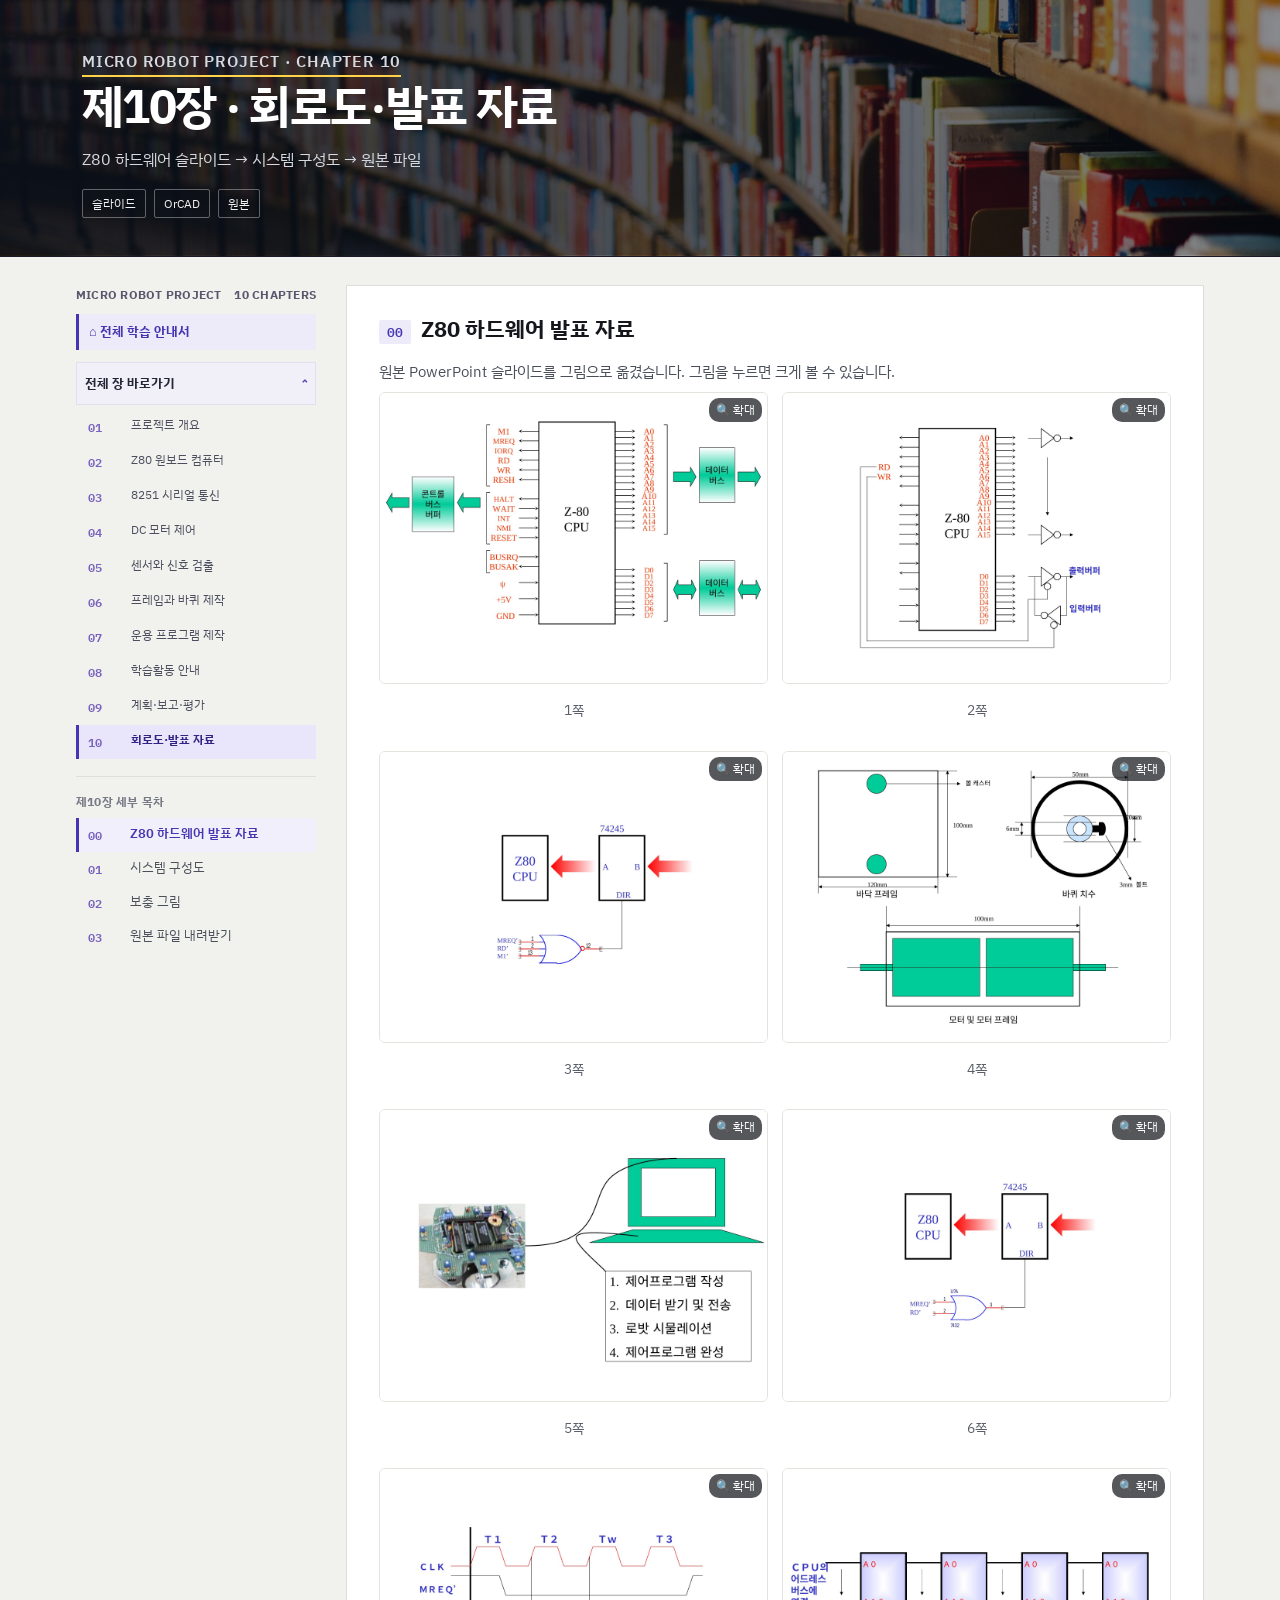
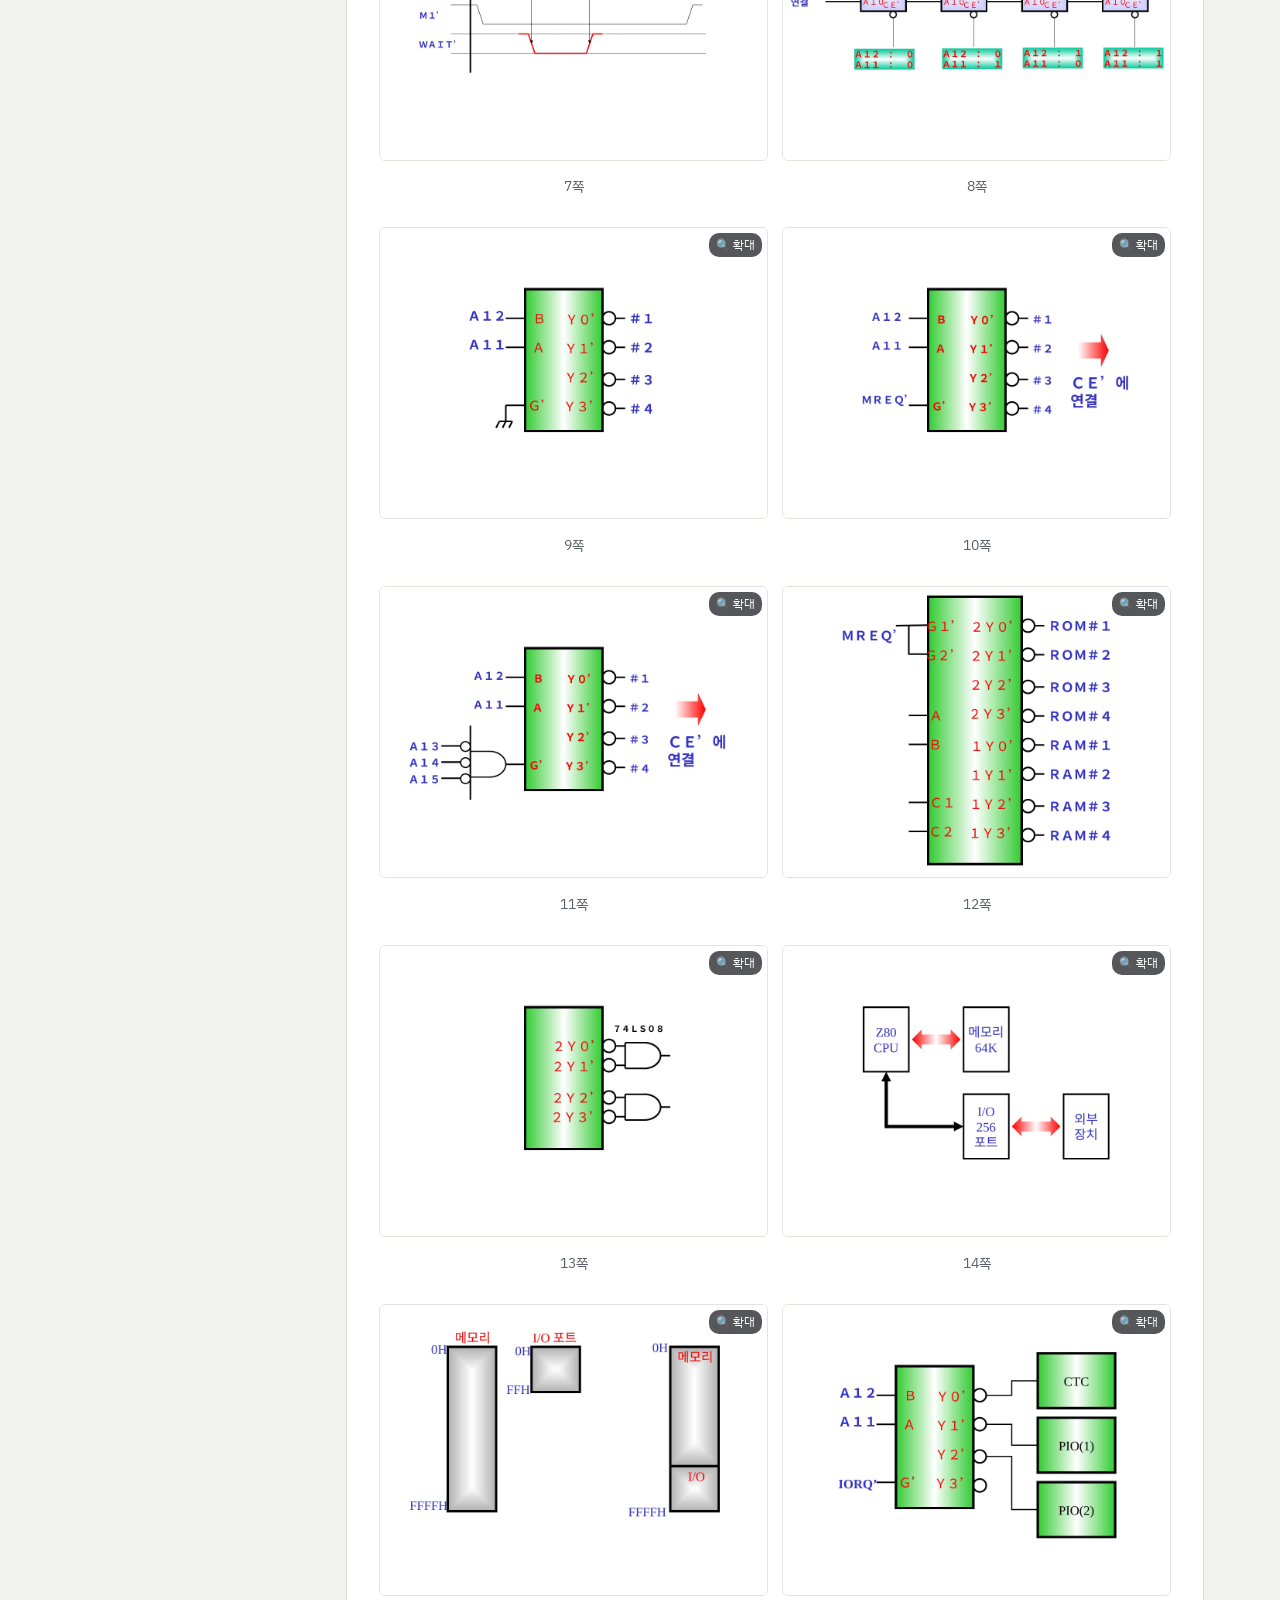
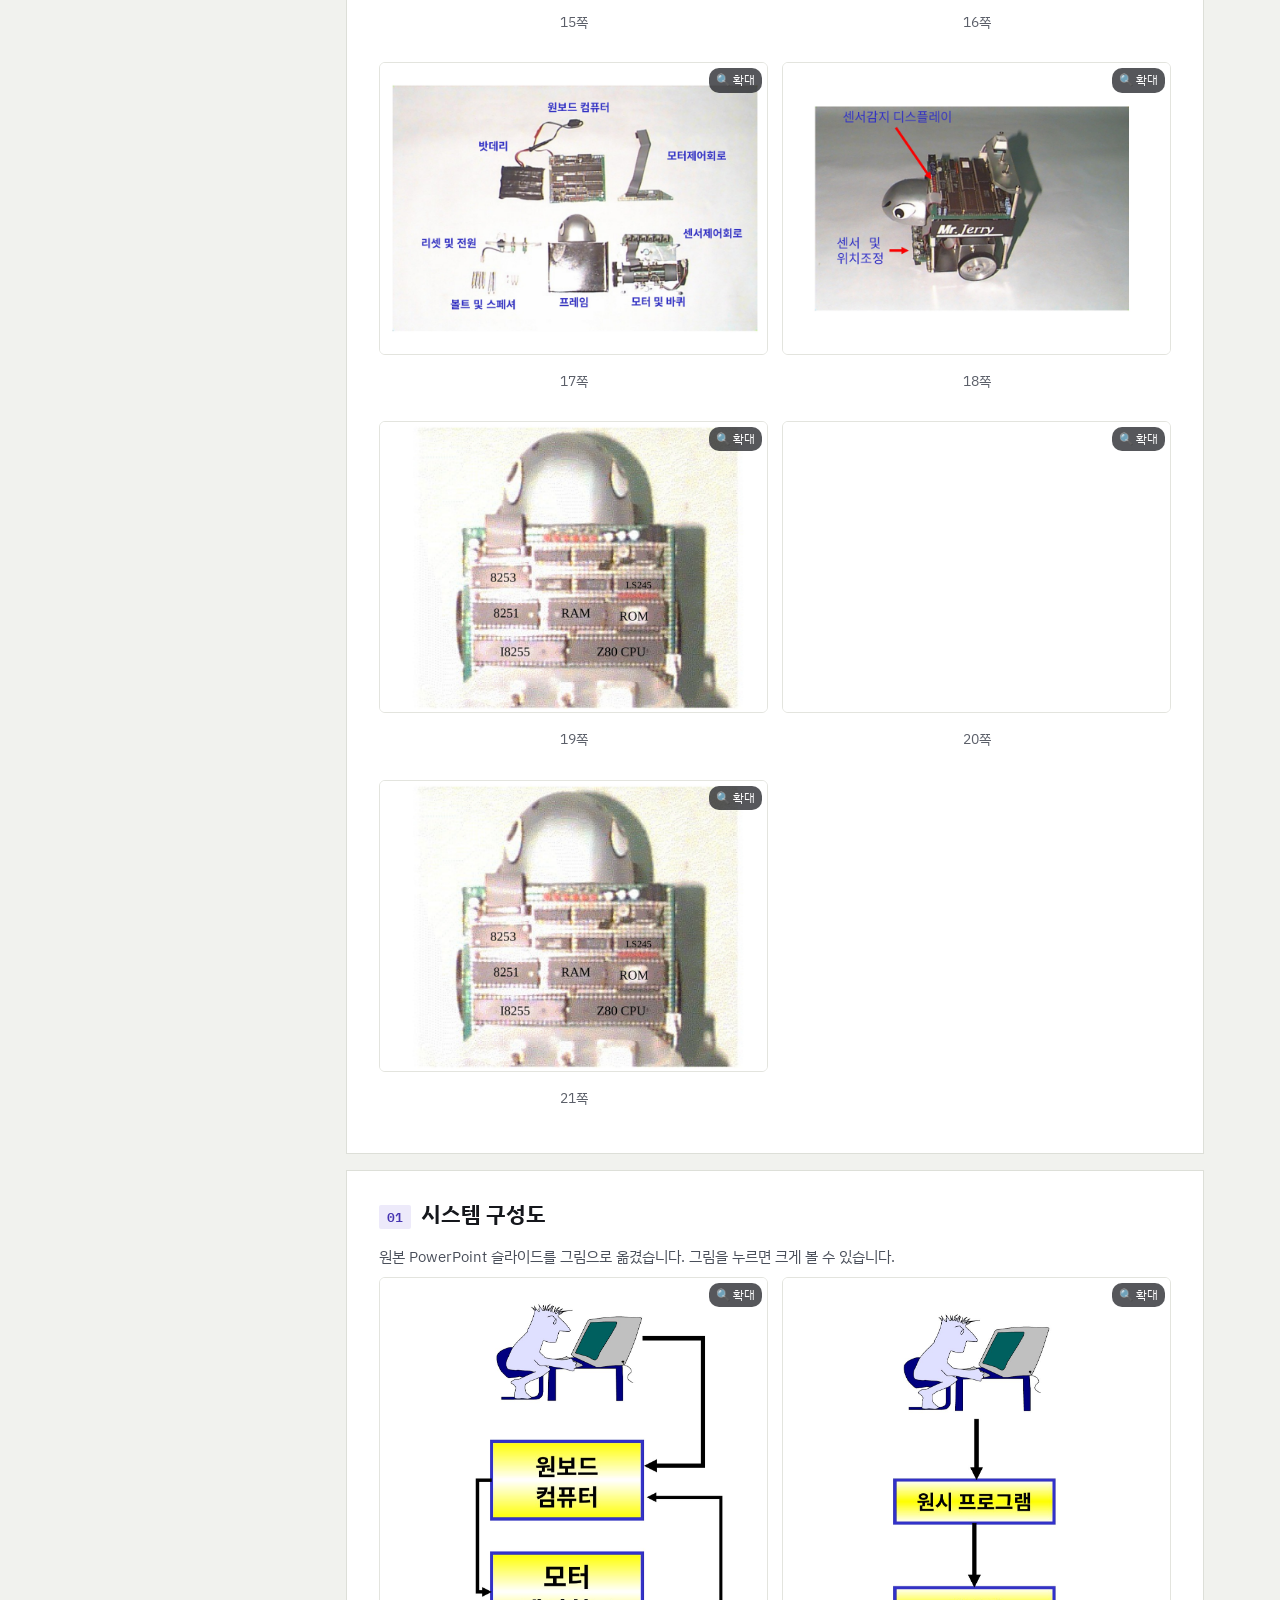
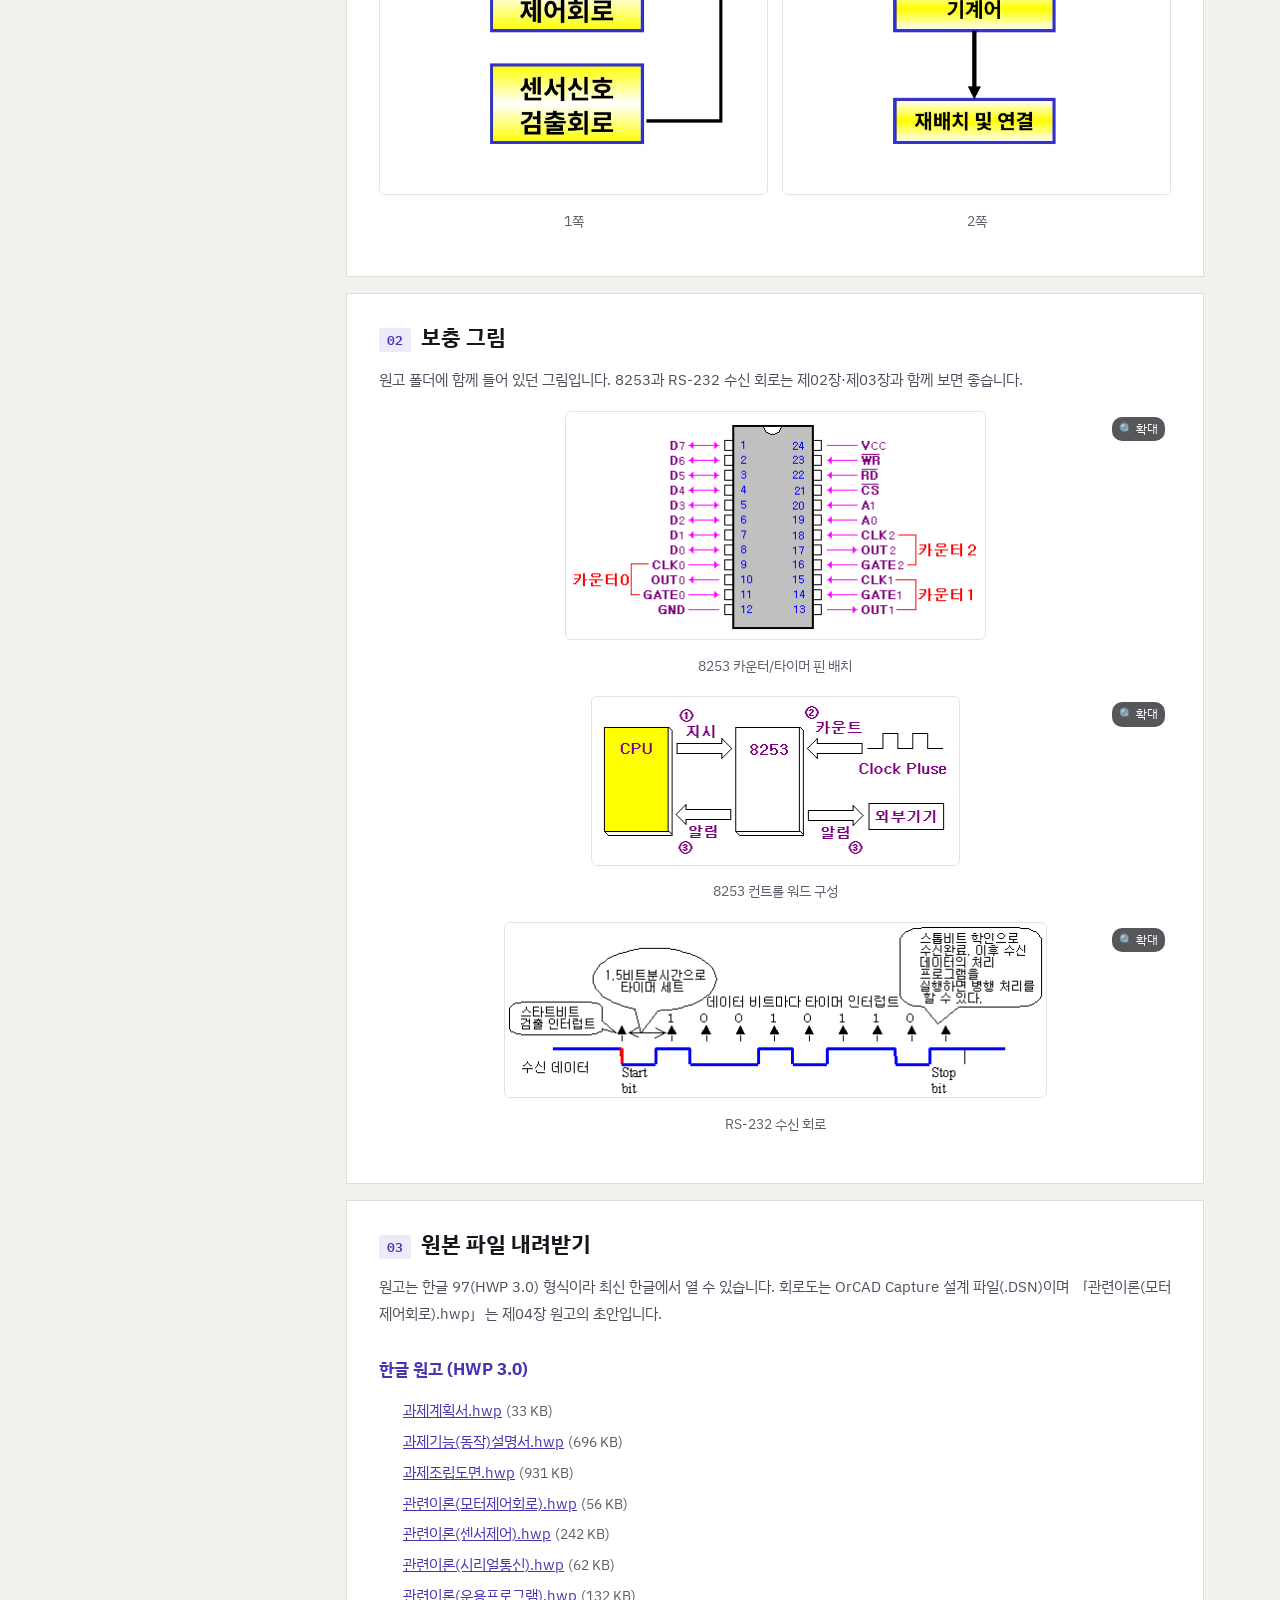
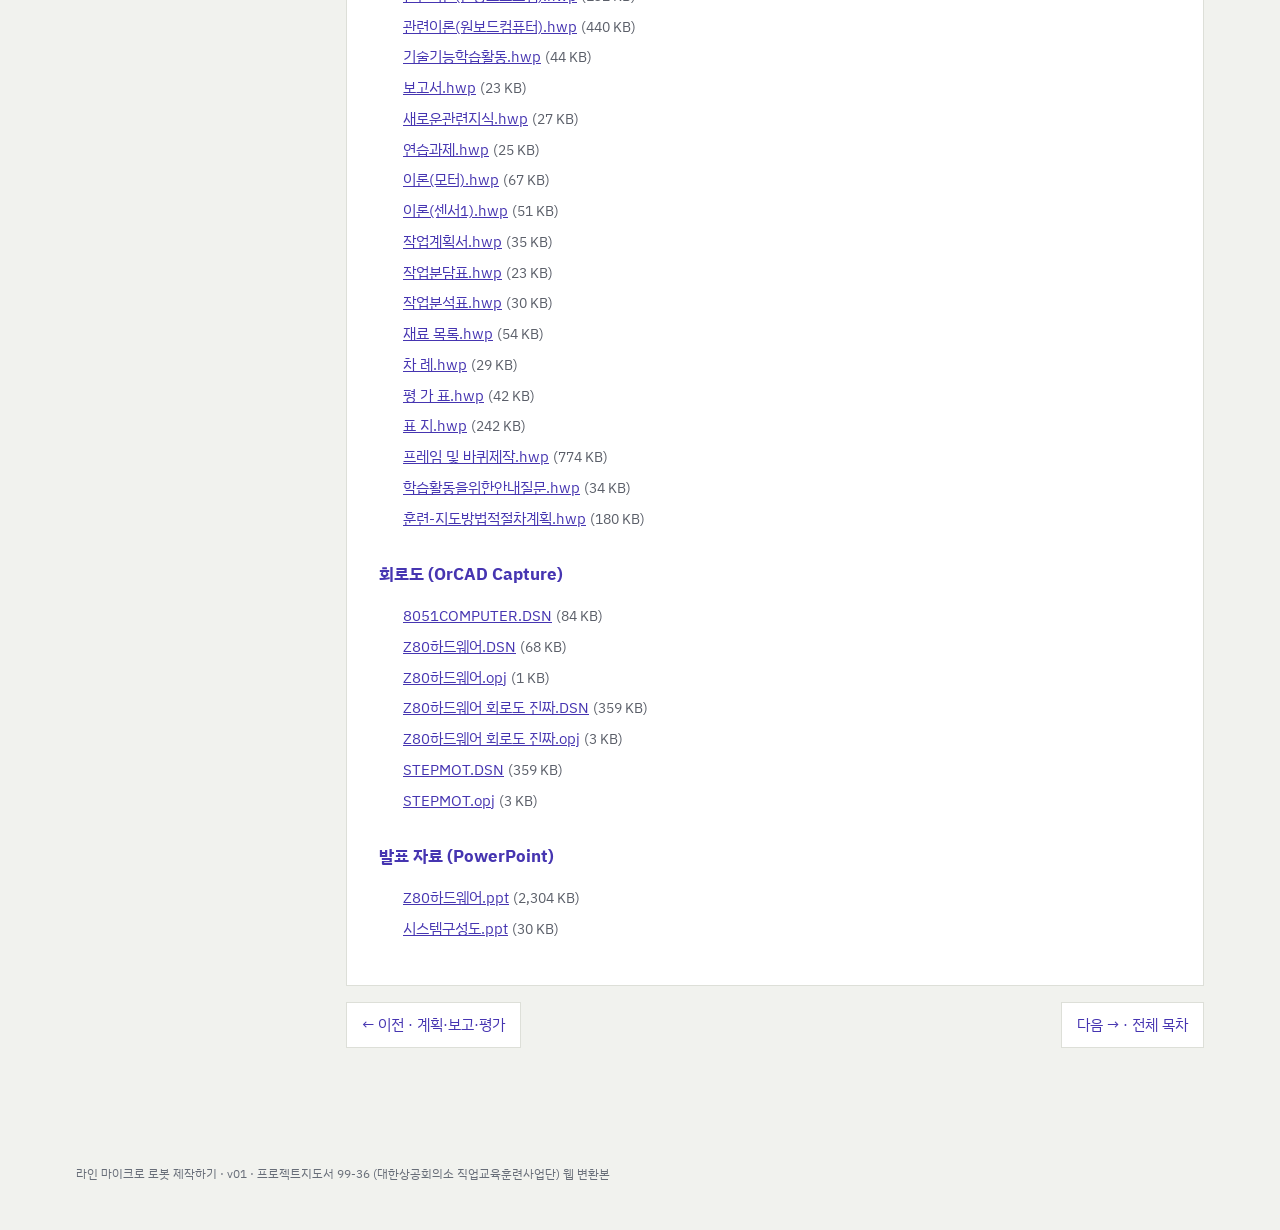
<file: ch10_resources_v01.html>
<!doctype html>
<html lang="ko"><head><meta charset="utf-8"><meta name="viewport" content="width=device-width,initial-scale=1">
<meta name="description" content="Z80 하드웨어 슬라이드 → 시스템 구성도 → 원본 파일"><title>제10장 · 회로도·발표 자료 · 라인 마이크로 로봇 제작하기</title>
<link rel="preconnect" href="https://fonts.googleapis.com"><link rel="preconnect" href="https://fonts.gstatic.com" crossorigin>
<link href="https://fonts.googleapis.com/css2?family=IBM+Plex+Sans+KR:wght@300;400;500;600;700&family=IBM+Plex+Mono:wght@400;500;600&display=swap" rel="stylesheet">
<link rel="icon" href="data:image/svg+xml,%3Csvg xmlns='http://www.w3.org/2000/svg' viewBox='0 0 32 32'%3E%3Crect width='32' height='32' rx='6' fill='%234635B1'/%3E%3Ctext x='16' y='22' font-size='14' text-anchor='middle' fill='%23FFD24A' font-family='monospace'%3EZ80%3C/text%3E%3C/svg%3E"><link rel="stylesheet" href="assets/site.css"></head><body data-chapter="ch10">
<button type="button" class="mobile-menu" id="mobile-menu" aria-controls="course-nav" aria-expanded="false">☰ 장·목차</button><div class="shade" id="shade"></div>
<header class="hero"><div class="hero-inner"><p class="kicker">MICRO ROBOT PROJECT · CHAPTER 10</p><h1>제10장 · 회로도·발표 자료</h1><p>Z80 하드웨어 슬라이드 → 시스템 구성도 → 원본 파일</p><div class="chips"><span class="chip">슬라이드</span><span class="chip">OrCAD</span><span class="chip">원본</span></div></div></header>
<div class="wrap"><nav class="toc" id="course-nav" aria-label="장과 절 탐색"></nav><main class="content" id="main-content"><section class="section" id="s00"><h2><span class="num">00</span>Z80 하드웨어 발표 자료</h2><p>원본 PowerPoint 슬라이드를 그림으로 옮겼습니다. 그림을 누르면 크게 볼 수 있습니다.</p><div class="slide-grid"><figure class="fig"><a href="assets/slides/z80hw_01.jpg"><img src="assets/slides/z80hw_01.jpg" width="2000" height="1500" alt="Z80 하드웨어 발표 자료 1쪽"></a><figcaption>1쪽</figcaption></figure><figure class="fig"><a href="assets/slides/z80hw_02.jpg"><img src="assets/slides/z80hw_02.jpg" width="2000" height="1500" alt="Z80 하드웨어 발표 자료 2쪽"></a><figcaption>2쪽</figcaption></figure><figure class="fig"><a href="assets/slides/z80hw_03.jpg"><img src="assets/slides/z80hw_03.jpg" width="2000" height="1500" alt="Z80 하드웨어 발표 자료 3쪽"></a><figcaption>3쪽</figcaption></figure><figure class="fig"><a href="assets/slides/z80hw_04.jpg"><img src="assets/slides/z80hw_04.jpg" width="2000" height="1500" alt="Z80 하드웨어 발표 자료 4쪽"></a><figcaption>4쪽</figcaption></figure><figure class="fig"><a href="assets/slides/z80hw_05.jpg"><img src="assets/slides/z80hw_05.jpg" width="2000" height="1500" alt="Z80 하드웨어 발표 자료 5쪽"></a><figcaption>5쪽</figcaption></figure><figure class="fig"><a href="assets/slides/z80hw_06.jpg"><img src="assets/slides/z80hw_06.jpg" width="2000" height="1500" alt="Z80 하드웨어 발표 자료 6쪽"></a><figcaption>6쪽</figcaption></figure><figure class="fig"><a href="assets/slides/z80hw_07.jpg"><img src="assets/slides/z80hw_07.jpg" width="2000" height="1500" alt="Z80 하드웨어 발표 자료 7쪽"></a><figcaption>7쪽</figcaption></figure><figure class="fig"><a href="assets/slides/z80hw_08.jpg"><img src="assets/slides/z80hw_08.jpg" width="2000" height="1500" alt="Z80 하드웨어 발표 자료 8쪽"></a><figcaption>8쪽</figcaption></figure><figure class="fig"><a href="assets/slides/z80hw_09.jpg"><img src="assets/slides/z80hw_09.jpg" width="2000" height="1500" alt="Z80 하드웨어 발표 자료 9쪽"></a><figcaption>9쪽</figcaption></figure><figure class="fig"><a href="assets/slides/z80hw_10.jpg"><img src="assets/slides/z80hw_10.jpg" width="2000" height="1500" alt="Z80 하드웨어 발표 자료 10쪽"></a><figcaption>10쪽</figcaption></figure><figure class="fig"><a href="assets/slides/z80hw_11.jpg"><img src="assets/slides/z80hw_11.jpg" width="2000" height="1500" alt="Z80 하드웨어 발표 자료 11쪽"></a><figcaption>11쪽</figcaption></figure><figure class="fig"><a href="assets/slides/z80hw_12.jpg"><img src="assets/slides/z80hw_12.jpg" width="2000" height="1500" alt="Z80 하드웨어 발표 자료 12쪽"></a><figcaption>12쪽</figcaption></figure><figure class="fig"><a href="assets/slides/z80hw_13.jpg"><img src="assets/slides/z80hw_13.jpg" width="2000" height="1500" alt="Z80 하드웨어 발표 자료 13쪽"></a><figcaption>13쪽</figcaption></figure><figure class="fig"><a href="assets/slides/z80hw_14.jpg"><img src="assets/slides/z80hw_14.jpg" width="2000" height="1500" alt="Z80 하드웨어 발표 자료 14쪽"></a><figcaption>14쪽</figcaption></figure><figure class="fig"><a href="assets/slides/z80hw_15.jpg"><img src="assets/slides/z80hw_15.jpg" width="2000" height="1500" alt="Z80 하드웨어 발표 자료 15쪽"></a><figcaption>15쪽</figcaption></figure><figure class="fig"><a href="assets/slides/z80hw_16.jpg"><img src="assets/slides/z80hw_16.jpg" width="2000" height="1500" alt="Z80 하드웨어 발표 자료 16쪽"></a><figcaption>16쪽</figcaption></figure><figure class="fig"><a href="assets/slides/z80hw_17.jpg"><img src="assets/slides/z80hw_17.jpg" width="2000" height="1500" alt="Z80 하드웨어 발표 자료 17쪽"></a><figcaption>17쪽</figcaption></figure><figure class="fig"><a href="assets/slides/z80hw_18.jpg"><img src="assets/slides/z80hw_18.jpg" width="2000" height="1500" alt="Z80 하드웨어 발표 자료 18쪽"></a><figcaption>18쪽</figcaption></figure><figure class="fig"><a href="assets/slides/z80hw_19.jpg"><img src="assets/slides/z80hw_19.jpg" width="2000" height="1500" alt="Z80 하드웨어 발표 자료 19쪽"></a><figcaption>19쪽</figcaption></figure><figure class="fig"><a href="assets/slides/z80hw_20.jpg"><img src="assets/slides/z80hw_20.jpg" width="2000" height="1500" alt="Z80 하드웨어 발표 자료 20쪽"></a><figcaption>20쪽</figcaption></figure><figure class="fig"><a href="assets/slides/z80hw_21.jpg"><img src="assets/slides/z80hw_21.jpg" width="2000" height="1500" alt="Z80 하드웨어 발표 자료 21쪽"></a><figcaption>21쪽</figcaption></figure></div></section><section class="section" id="s01"><h2><span class="num">01</span>시스템 구성도</h2><p>원본 PowerPoint 슬라이드를 그림으로 옮겼습니다. 그림을 누르면 크게 볼 수 있습니다.</p><div class="slide-grid"><figure class="fig"><a href="assets/slides/system_01.jpg"><img src="assets/slides/system_01.jpg" width="1237" height="1650" alt="시스템 구성도 1쪽"></a><figcaption>1쪽</figcaption></figure><figure class="fig"><a href="assets/slides/system_02.jpg"><img src="assets/slides/system_02.jpg" width="1237" height="1650" alt="시스템 구성도 2쪽"></a><figcaption>2쪽</figcaption></figure></div></section><section class="section" id="s02"><h2><span class="num">02</span>보충 그림</h2><p>원고 폴더에 함께 들어 있던 그림입니다. 8253과 RS-232 수신 회로는 제02장·제03장과 함께 보면 좋습니다.</p><figure class="fig"><img src="assets/img/extra_8253.gif" width="421" height="228" alt="8253 카운터/타이머 핀 배치"><figcaption>8253 카운터/타이머 핀 배치</figcaption></figure><figure class="fig"><img src="assets/img/extra_8253ord.gif" width="369" height="168" alt="8253 컨트롤 워드 구성"><figcaption>8253 컨트롤 워드 구성</figcaption></figure><figure class="fig"><img src="assets/img/extra_rs232rcv.gif" width="543" height="175" alt="RS-232 수신 회로"><figcaption>RS-232 수신 회로</figcaption></figure></section><section class="section" id="s03"><h2><span class="num">03</span>원본 파일 내려받기</h2><p>원고는 한글 97(HWP 3.0) 형식이라 최신 한글에서 열 수 있습니다. 회로도는 OrCAD Capture 설계 파일(.DSN)이며 「관련이론(모터제어회로).hwp」는 제04장 원고의 초안입니다.</p><h3>한글 원고 (HWP 3.0)</h3><ul class="dl-list"><li><a href="source/%EA%B3%BC%EC%A0%9C%EA%B3%84%ED%9A%8D%EC%84%9C.hwp" download>과제계획서.hwp</a> <span class="fn">(33 KB)</span></li><li><a href="source/%EA%B3%BC%EC%A0%9C%EA%B8%B0%EB%8A%A5%28%EB%8F%99%EC%9E%91%29%EC%84%A4%EB%AA%85%EC%84%9C.hwp" download>과제기능(동작)설명서.hwp</a> <span class="fn">(696 KB)</span></li><li><a href="source/%EA%B3%BC%EC%A0%9C%EC%A1%B0%EB%A6%BD%EB%8F%84%EB%A9%B4.hwp" download>과제조립도면.hwp</a> <span class="fn">(931 KB)</span></li><li><a href="source/%EA%B4%80%EB%A0%A8%EC%9D%B4%EB%A1%A0%28%EB%AA%A8%ED%84%B0%EC%A0%9C%EC%96%B4%ED%9A%8C%EB%A1%9C%29.hwp" download>관련이론(모터제어회로).hwp</a> <span class="fn">(56 KB)</span></li><li><a href="source/%EA%B4%80%EB%A0%A8%EC%9D%B4%EB%A1%A0%28%EC%84%BC%EC%84%9C%EC%A0%9C%EC%96%B4%29.hwp" download>관련이론(센서제어).hwp</a> <span class="fn">(242 KB)</span></li><li><a href="source/%EA%B4%80%EB%A0%A8%EC%9D%B4%EB%A1%A0%28%EC%8B%9C%EB%A6%AC%EC%96%BC%ED%86%B5%EC%8B%A0%29.hwp" download>관련이론(시리얼통신).hwp</a> <span class="fn">(62 KB)</span></li><li><a href="source/%EA%B4%80%EB%A0%A8%EC%9D%B4%EB%A1%A0%28%EC%9A%B4%EC%9A%A9%ED%94%84%EB%A1%9C%EA%B7%B8%EB%9E%A8%29.hwp" download>관련이론(운용프로그램).hwp</a> <span class="fn">(132 KB)</span></li><li><a href="source/%EA%B4%80%EB%A0%A8%EC%9D%B4%EB%A1%A0%28%EC%9B%90%EB%B3%B4%EB%93%9C%EC%BB%B4%ED%93%A8%ED%84%B0%29.hwp" download>관련이론(원보드컴퓨터).hwp</a> <span class="fn">(440 KB)</span></li><li><a href="source/%EA%B8%B0%EC%88%A0%EA%B8%B0%EB%8A%A5%ED%95%99%EC%8A%B5%ED%99%9C%EB%8F%99.hwp" download>기술기능학습활동.hwp</a> <span class="fn">(44 KB)</span></li><li><a href="source/%EB%B3%B4%EA%B3%A0%EC%84%9C.hwp" download>보고서.hwp</a> <span class="fn">(23 KB)</span></li><li><a href="source/%EC%83%88%EB%A1%9C%EC%9A%B4%EA%B4%80%EB%A0%A8%EC%A7%80%EC%8B%9D.hwp" download>새로운관련지식.hwp</a> <span class="fn">(27 KB)</span></li><li><a href="source/%EC%97%B0%EC%8A%B5%EA%B3%BC%EC%A0%9C.hwp" download>연습과제.hwp</a> <span class="fn">(25 KB)</span></li><li><a href="source/%EC%9D%B4%EB%A1%A0%28%EB%AA%A8%ED%84%B0%29.hwp" download>이론(모터).hwp</a> <span class="fn">(67 KB)</span></li><li><a href="source/%EC%9D%B4%EB%A1%A0%28%EC%84%BC%EC%84%9C1%29.hwp" download>이론(센서1).hwp</a> <span class="fn">(51 KB)</span></li><li><a href="source/%EC%9E%91%EC%97%85%EA%B3%84%ED%9A%8D%EC%84%9C.hwp" download>작업계획서.hwp</a> <span class="fn">(35 KB)</span></li><li><a href="source/%EC%9E%91%EC%97%85%EB%B6%84%EB%8B%B4%ED%91%9C.hwp" download>작업분담표.hwp</a> <span class="fn">(23 KB)</span></li><li><a href="source/%EC%9E%91%EC%97%85%EB%B6%84%EC%84%9D%ED%91%9C.hwp" download>작업분석표.hwp</a> <span class="fn">(30 KB)</span></li><li><a href="source/%EC%9E%AC%EB%A3%8C%20%EB%AA%A9%EB%A1%9D.hwp" download>재료 목록.hwp</a> <span class="fn">(54 KB)</span></li><li><a href="source/%EC%B0%A8%20%20%20%20%20%20%20%20%20%EB%A1%80.hwp" download>차 례.hwp</a> <span class="fn">(29 KB)</span></li><li><a href="source/%ED%8F%89%20%20%20%EA%B0%80%20%20%20%ED%91%9C.hwp" download>평 가 표.hwp</a> <span class="fn">(42 KB)</span></li><li><a href="source/%ED%91%9C%20%20%20%EC%A7%80.hwp" download>표 지.hwp</a> <span class="fn">(242 KB)</span></li><li><a href="source/%ED%94%84%EB%A0%88%EC%9E%84%20%EB%B0%8F%20%EB%B0%94%ED%80%B4%EC%A0%9C%EC%9E%91.hwp" download>프레임 및 바퀴제작.hwp</a> <span class="fn">(774 KB)</span></li><li><a href="source/%ED%95%99%EC%8A%B5%ED%99%9C%EB%8F%99%EC%9D%84%EC%9C%84%ED%95%9C%EC%95%88%EB%82%B4%EC%A7%88%EB%AC%B8.hwp" download>학습활동을위한안내질문.hwp</a> <span class="fn">(34 KB)</span></li><li><a href="source/%ED%9B%88%EB%A0%A8-%EC%A7%80%EB%8F%84%EB%B0%A9%EB%B2%95%EC%A0%81%EC%A0%88%EC%B0%A8%EA%B3%84%ED%9A%8D.hwp" download>훈련-지도방법적절차계획.hwp</a> <span class="fn">(180 KB)</span></li></ul><h3>회로도 (OrCAD Capture)</h3><ul class="dl-list"><li><a href="source/8051COMPUTER.DSN" download>8051COMPUTER.DSN</a> <span class="fn">(84 KB)</span></li><li><a href="source/Z80%ED%95%98%EB%93%9C%EC%9B%A8%EC%96%B4.DSN" download>Z80하드웨어.DSN</a> <span class="fn">(68 KB)</span></li><li><a href="source/Z80%ED%95%98%EB%93%9C%EC%9B%A8%EC%96%B4.opj" download>Z80하드웨어.opj</a> <span class="fn">(1 KB)</span></li><li><a href="source/Z80%ED%95%98%EB%93%9C%EC%9B%A8%EC%96%B4%20%ED%9A%8C%EB%A1%9C%EB%8F%84%20%EC%A7%84%EC%A7%9C.DSN" download>Z80하드웨어 회로도 진짜.DSN</a> <span class="fn">(359 KB)</span></li><li><a href="source/Z80%ED%95%98%EB%93%9C%EC%9B%A8%EC%96%B4%20%ED%9A%8C%EB%A1%9C%EB%8F%84%20%EC%A7%84%EC%A7%9C.opj" download>Z80하드웨어 회로도 진짜.opj</a> <span class="fn">(3 KB)</span></li><li><a href="source/STEPMOT.DSN" download>STEPMOT.DSN</a> <span class="fn">(359 KB)</span></li><li><a href="source/STEPMOT.opj" download>STEPMOT.opj</a> <span class="fn">(3 KB)</span></li></ul><h3>발표 자료 (PowerPoint)</h3><ul class="dl-list"><li><a href="source/Z80%ED%95%98%EB%93%9C%EC%9B%A8%EC%96%B4.ppt" download>Z80하드웨어.ppt</a> <span class="fn">(2,304 KB)</span></li><li><a href="source/%EC%8B%9C%EC%8A%A4%ED%85%9C%EA%B5%AC%EC%84%B1%EB%8F%84.ppt" download>시스템구성도.ppt</a> <span class="fn">(30 KB)</span></li></ul></section><div class="chapter-links" id="chapter-links"></div></main></div>
<footer class="footer">라인 마이크로 로봇 제작하기 · v01 · 프로젝트지도서 99-36 (대한상공회의소 직업교육훈련사업단) 웹 변환본</footer>
<script>window.COURSE={"title": "라인 마이크로 로봇 제작하기", "short_title": "MICRO ROBOT PROJECT", "home_label": "전체 학습 안내서", "chapters": [{"id": "ch01", "number": 1, "title": "프로젝트 개요", "file": "ch01_project_overview_v01.html"}, {"id": "ch02", "number": 2, "title": "Z80 원보드 컴퓨터", "file": "ch02_z80_one_board_computer_v01.html"}, {"id": "ch03", "number": 3, "title": "8251 시리얼 통신", "file": "ch03_8251_serial_v01.html"}, {"id": "ch04", "number": 4, "title": "DC 모터 제어", "file": "ch04_dc_motor_control_v01.html"}, {"id": "ch05", "number": 5, "title": "센서와 신호 검출", "file": "ch05_sensors_v01.html"}, {"id": "ch06", "number": 6, "title": "프레임과 바퀴 제작", "file": "ch06_frame_and_wheels_v01.html"}, {"id": "ch07", "number": 7, "title": "운용 프로그램 제작", "file": "ch07_z80_assembly_v01.html"}, {"id": "ch08", "number": 8, "title": "학습활동 안내", "file": "ch08_learning_activities_v01.html"}, {"id": "ch09", "number": 9, "title": "계획·보고·평가", "file": "ch09_plan_report_evaluation_v01.html"}, {"id": "ch10", "number": 10, "title": "회로도·발표 자료", "file": "ch10_resources_v01.html"}]};</script><script src="assets/site.js"></script><script src="assets/zoom.js"></script></body></html>
</file>
<file: assets/site.css>
/*
 * 교육용 HTML 공통 스타일 — 유지보수용 원본 (STANDARD 10.3)
 * 기준: rule_md d1b8278d · web/education-html/STANDARD.md
 * 이관 원본(압축본)과 규칙·선언이 같음을 확인함: 정리 전후 PostCSS 규칙 315항목 일치.
 * 장별 추가 스타일은 tools/guide/build_guides.py 의 <style>에서 관리한다.
 */

/* 1. 색상·폭 변수 — STANDARD 2절 (#F1F2EE 바탕 · #4635B1 강조 · 본문 최대 1180px) */
:root {
  --paper: #f1f2ee;
  --card: #fff;
  --ink: #15171c;
  --ink-2: #4a4f5a;
  --ink-3: #676d78; /* 보조 글자: 바탕 #F1F2EE 대비 4.63:1 (WCAG AA 4.5:1, 이관 원본 #858b96은 3.0:1) */
  --line: #dddfd8;
  --accent: #4635b1;
  --soft: #edeafa;
  --yellow: #ffd24a;
  --maxw: 1180px;
}

/* 2. 기본 요소 — 글꼴(IBM Plex Sans KR/Mono)·링크·키보드 초점 표시(노란 외곽선) */
* {
  box-sizing: border-box;
}
html {
  scroll-behavior: smooth;
}
body {
  margin: 0;
  background: var(--paper);
  color: var(--ink);
  font:
    400 15px/1.75 "IBM Plex Sans KR",
    -apple-system,
    BlinkMacSystemFont,
    sans-serif;
}
a {
  color: var(--accent);
}
a:focus-visible,
button:focus-visible,
pre:focus-visible,
.table-wrap:focus-visible,
.figure-wrap:focus-visible {
  outline: 3px solid var(--yellow);
  outline-offset: 3px;
}
button {
  font: inherit;
  cursor: pointer;
}
pre,
code {
  font-family: "IBM Plex Mono", monospace;
}
code {
  font-size: 0.86em;
  border-radius: 2px;
  background: #f4f4f1;
  padding: 2px 5px;
}
pre code {
  font-size: inherit;
  border: 0;
  padding: 0;
  background: transparent;
}

/* 3. 상단 배너 — 책장 사진(hero-bookshelf.jpg 1800×380) 위 어두운 그라데이션, 높이 160~220px */
.hero {
  position: relative;
  background: #15171c;
  color: white;
  overflow: hidden;
  border-bottom: 1px solid #181b25;
}
.hero:before {
  content: "";
  position: absolute;
  inset: 0;
  background-image:
    linear-gradient(
      90deg,
      rgba(12, 17, 27, 0.89),
      rgba(12, 17, 27, 0.69) 58%,
      rgba(12, 17, 27, 0.48)
    ),
    url("hero-bookshelf.jpg");
  background-size: cover;
  background-position: center;
}
.hero-inner {
  position: relative;
  max-width: var(--maxw);
  margin: auto;
  padding: 36px 32px 38px;
}
.kicker {
  display: inline-block;
  margin: 0 0 8px;
  color: var(--yellow);
  font-size: 0.86rem;
  font-weight: 600;
  border-bottom: 2px solid var(--yellow);
  letter-spacing: 0.05em;
}
.hero h1 {
  margin: 0;
  font-size: clamp(1.85rem, 3.7vw, 3rem);
  line-height: 1.2;
  letter-spacing: -0.035em;
}
.hero p {
  color: #d6d9df;
  max-width: 780px;
  font-size: 0.98rem;
  margin: 12px 0 0;
}
.hero strong {
  color: var(--yellow);
}
.chips {
  display: flex;
  gap: 8px;
  flex-wrap: wrap;
  margin-top: 15px;
}
.chip {
  border: 1px solid rgba(255, 255, 255, 0.35);
  color: #f3f3f3;
  font-size: 0.75rem;
  padding: 3px 9px;
  border-radius: 2px;
}

/* 4. 2단 배치와 좌측 탐색 — 장 목록·현재 페이지 목차 (site.js가 내용을 채움) */
.wrap {
  max-width: var(--maxw);
  margin: 0 auto;
  display: grid;
  grid-template-columns: 240px minmax(0, 1fr);
  gap: 30px;
  padding: 0 26px 80px;
  align-items: start;
}
.toc {
  position: sticky;
  top: 0;
  overflow-y: auto;
  max-height: 100vh;
  padding: 28px 0;
}
/* 4.1 좌측 탐색 구성 (STANDARD 4.1, 기준 ai-agent-engineering)
   과정 머리글 → 전체 학습 안내서 → 접이식 전체 장 바로가기 → 현재 쪽 세부 목차 */
.toc ul,
.toc ol {
  padding: 0;
  margin: 0;
  list-style: none;
}
.toc a {
  display: block;
  text-decoration: none;
  color: var(--ink-2);
  font-size: 0.8rem;
  border-left: 3px solid transparent;
  padding: 7px 9px;
  line-height: 1.4;
}
.toc a:hover {
  color: var(--accent);
  background: #efedf9;
}
.course-nav-header {
  display: flex;
  justify-content: space-between;
  align-items: center;
  gap: 8px;
  margin: 0 0 9px;
  font-size: 0.74rem;
  font-weight: 700;
  color: #59566d;
  letter-spacing: 0.02em;
}
.course-nav-header span:last-child {
  white-space: nowrap;
}
.toc .course-nav-home {
  color: var(--accent);
  background: var(--soft);
  border-left-color: var(--accent);
  padding: 9px 10px;
  margin-bottom: 12px;
  font-weight: 700;
}
.course-chapters {
  margin: 0 0 15px;
  border-bottom: 1px solid var(--line);
  padding-bottom: 12px;
}
.course-chapters summary {
  cursor: pointer;
  list-style: none;
  display: flex;
  justify-content: space-between;
  align-items: center;
  padding: 9px 8px;
  font-size: 0.8rem;
  font-weight: 700;
  color: #242535;
  background: #f1f0f9;
  border: 1px solid #e2dff0;
}
.course-chapters summary::-webkit-details-marker {
  display: none;
}
.course-chapters summary::after {
  content: "⌄";
  color: var(--accent);
}
.course-chapters[open] summary::after {
  content: "⌃";
}
.course-ch-links {
  display: flex;
  flex-direction: column;
  gap: 1px;
  padding: 5px 0;
}
.toc .course-ch-link {
  display: flex;
  align-items: flex-start;
  gap: 9px;
  font-size: 0.77rem;
  line-height: 1.35;
  padding: 7px 9px;
  color: #4c4d5d;
}
.toc .course-ch-link[aria-current="page"] {
  background: #e9e5fa;
  color: #322384;
  font-weight: 700;
  border-left-color: var(--accent);
}
.course-ch-num,
.toc .n {
  font: 600 0.74rem "IBM Plex Mono", monospace;
  color: #7962bd;
  min-width: 34px;
  flex: none;
}
.course-toc-heading {
  font-size: 0.73rem;
  font-weight: 700;
  color: #777985;
  letter-spacing: 0.02em;
  margin: 9px 0 6px;
}
.toc .toc-sections a {
  display: flex;
  align-items: flex-start;
  gap: 8px;
  font-size: 0.79rem;
}
.toc .toc-sections a.active {
  color: var(--accent);
  background: #f1effb;
  border-left-color: var(--accent);
  font-weight: 600;
}

/* 5. 본문 절 — 절 번호(.num)·표·목록 */
.content {
  min-width: 0;
  padding-top: 28px;
}
.section {
  background: var(--card);
  border: 1px solid var(--line);
  padding: 28px 32px;
  margin: 0 0 16px;
  scroll-margin-top: 20px;
}
.section h2 {
  font-size: 1.35rem;
  margin: 0 0 13px;
  line-height: 1.45;
}
.section h3 {
  font-size: 1.07rem;
  margin: 24px 0 9px;
}
.section p {
  color: var(--ink-2);
  margin: 12px 0;
}
.section ul,
.section ol {
  padding-left: 24px;
  color: var(--ink-2);
}
.section li {
  margin: 5px 0;
}
.section strong {
  color: var(--ink);
}
.section .num {
  display: inline-block;
  margin-right: 10px;
  padding: 1px 8px;
  border-radius: 2px;
  background: var(--soft);
  color: var(--accent);
  font:
    600 0.8rem "IBM Plex Mono",
    monospace;
}
.section table {
  border-collapse: collapse;
  width: 100%;
  margin: 17px 0;
  font-size: 0.88rem;
}
.section th,
.section td {
  padding: 9px 11px;
  text-align: left;
  border-bottom: 1px solid var(--line);
}
.section th {
  background: #f5f5f2;
}

/* 6. 코드 박스 — 제목 줄(파일·언어·상태) + 복사 버튼(site.js) + 소스 */
.codeblock {
  position: relative;
  border: 1px solid var(--line);
  margin: 18px 0;
  background: #fbfbf9;
}
.codebar {
  background: #f2f2ef;
  border-bottom: 1px solid var(--line);
  padding: 7px 12px;
  display: flex;
  align-items: center;
  justify-content: space-between;
  color: var(--ink-3);
  font-size: 0.73rem;
}
.codebar button {
  border: 1px solid var(--line);
  background: white;
  border-radius: 3px;
  color: var(--ink-2);
  padding: 1px 9px;
}
.codeblock pre {
  margin: 0;
  padding: 15px;
  overflow: auto;
  line-height: 1.7;
  font-size: 0.81rem;
}

/* 7. 안내 상자·단계 흐름·장 카드 (INDEX) */
.note {
  margin: 17px 0;
  background: var(--soft);
  border-left: 3px solid var(--accent);
  padding: 13px 16px;
  color: #332c70;
}
.flow {
  display: grid;
  gap: 8px;
  margin: 18px 0;
}
.flow .step {
  background: #f6f6f3;
  border: 1px solid var(--line);
  border-left: 3px solid var(--accent);
  padding: 11px 14px;
}
.flow .down {
  text-align: center;
  color: var(--accent);
}
.chapter-grid {
  display: grid;
  grid-template-columns: repeat(2, minmax(0, 1fr));
  gap: 12px;
  margin: 18px 0;
}
.chapter-card {
  border: 1px solid var(--line);
  padding: 16px;
  background: #fbfbf9;
  text-decoration: none;
  color: var(--ink);
}
.chapter-card:hover {
  border-color: var(--accent);
  background: var(--soft);
}
.chapter-card b {
  display: block;
  font-size: 1rem;
}
.chapter-card span {
  display: block;
  font-size: 0.79rem;
  color: var(--ink-3);
}

/* 8. 이전/다음 장 링크·모바일 메뉴 버튼·덮개·바닥글 */
.chapter-links {
  display: flex;
  gap: 10px;
  justify-content: space-between;
  flex-wrap: wrap;
  margin: 16px 0 35px;
}
.chapter-links a {
  display: inline-block;
  border: 1px solid var(--line);
  background: #fff;
  text-decoration: none;
  padding: 9px 15px;
}
.mobile-menu {
  display: none;
  position: fixed;
  top: 12px;
  left: 12px;
  z-index: 1002;
  background: #191a23;
  border: 1px solid #555;
  color: white;
  padding: 7px 13px;
  border-radius: 4px;
}
.shade {
  display: none;
}
.footer {
  max-width: var(--maxw);
  margin: auto;
  padding: 0 26px 45px;
  font-size: 0.77rem;
  color: var(--ink-3);
}

/* 9. 모바일 (860px 이하) — 좌측 탐색을 서랍 메뉴로 전환 */
@media (max-width: 860px) {
  .mobile-menu {
    display: block;
  }
  .wrap {
    display: block;
    padding: 0 16px 48px;
  }
  .toc {
    position: fixed;
    z-index: 1001;
    top: 0;
    left: 0;
    bottom: 0;
    width: min(84vw, 300px);
    max-height: none;
    background: #fff;
    padding: 66px 18px 22px;
    transform: translateX(-105%);
    transition: transform 0.2s;
    box-shadow: 3px 0 20px #0003;
  }
  .toc.open {
    transform: translateX(0);
  }
  .shade.open {
    display: block;
    position: fixed;
    inset: 0;
    background: #0009;
    z-index: 1000;
  }
  .hero-inner {
    padding: 48px 22px 31px 76px;
  }
  .section {
    padding: 22px 18px;
  }
  .chapter-grid {
    grid-template-columns: 1fr;
  }
}

/* 10. 움직임 줄이기 설정 존중 — STANDARD 10.4 */
@media (prefers-reduced-motion: reduce) {
  html {
    scroll-behavior: auto;
  }
  .toc {
    transition: none;
  }
}

/* 11. 인쇄 — STANDARD 10.2: 핵심 내용과 코드가 잘리지 않게
 *  - 좌측 탐색·모바일 메뉴·이전/다음·복사 버튼 숨김, 본문 전체 폭
 *  - 배경 인쇄가 꺼져도 읽히도록 상단 배너를 흰 바탕·검은 글자로
 *  - 코드 박스 최대 높이·가로 스크롤 해제(줄바꿈), 표·도면 최소 폭 해제 */
@media print {
  .toc,
  .mobile-menu,
  .shade,
  .access-skip,
  .chapter-links,
  .codebar button {
    display: none !important;
  }
  body {
    background: #fff;
  }
  .hero {
    background: none;
    color: var(--ink);
    border-bottom: 2px solid var(--ink);
  }
  .hero:before {
    display: none;
  }
  .hero p,
  .hero .kicker {
    color: var(--ink-2);
  }
  .wrap {
    display: block;
    max-width: none;
    padding: 0;
  }
  .content {
    padding-top: 12px;
  }
  .section {
    border: 0;
    padding: 12px 0;
  }
  .section h2,
  .section h3 {
    break-after: avoid;
  }
  .codeblock pre {
    max-height: none !important;
    overflow: visible !important;
    white-space: pre-wrap !important;
    overflow-wrap: anywhere;
  }
  .table-wrap,
  .figure-wrap {
    overflow: visible !important;
  }
  .table-wrap > table,
  .figure-wrap svg {
    min-width: 0 !important;
  }
  svg {
    max-width: 100%;
    height: auto;
  }
}

/* ===== HWP 원고 변환 보조 스타일 ===== */
/* 그림 확대 보기 */
figure.zoomable{position:relative}
figure.zoomable img{cursor:zoom-in}
figure.zoomable img:focus-visible{outline:3px solid #4635B1;outline-offset:3px}
.fig.zoomable::before{content:"🔍 확대";position:absolute;right:6px;top:6px;z-index:1;font-size:.72rem;padding:2px 7px;border-radius:10px;background:rgba(21,23,28,.72);color:#fff;pointer-events:none}
.zv{position:fixed;inset:0;z-index:2147483000;background:rgba(14,15,19,.94);display:flex;flex-direction:column}
.zv[hidden]{display:none}
.zv-bar{display:flex;align-items:center;gap:6px;padding:8px 12px;background:#15171C;color:#fff;flex-wrap:wrap}
.zv-title{flex:1 1 200px;font-size:.9rem;overflow:hidden;text-overflow:ellipsis;white-space:nowrap}
.zv-bar button,.zv-orig{background:#2A2D36;color:#fff;border:1px solid #444;border-radius:6px;padding:5px 11px;font:inherit;font-size:.88rem;cursor:pointer;text-decoration:none}
.zv-bar button:hover,.zv-orig:hover{background:#4635B1}
.zv-bar button:focus-visible,.zv-orig:focus-visible{outline:3px solid #FFD24A;outline-offset:2px}
.zv-pct{min-width:3.4em;text-align:center;font-family:"IBM Plex Mono",monospace;font-size:.85rem}
.zv-stage{flex:1;position:relative;overflow:hidden;touch-action:none;cursor:grab;background:#fff}
.zv-stage:active{cursor:grabbing}
.zv-stage img{position:absolute;left:0;top:0;transform-origin:0 0;max-width:none;user-select:none;-webkit-user-drag:none}
.zv-help{margin:0;padding:6px 12px;color:#C9CBC4;font-size:.8rem;background:#15171C}
html.zv-lock,html.zv-lock body{overflow:hidden}
@media print{.zv,.fig.zoomable::before{display:none}}
.content{min-width:0}
@media screen{.table-wrap{overflow-x:auto;max-width:100%;-webkit-overflow-scrolling:touch}}
@media (max-width:860px){table.hwp{font-size:.82rem}table.hwp td{padding:.3em .4em}}
.section p{margin:.45em 0;line-height:1.8}
.section h3{margin:1.6em 0 .6em;font-size:1.05rem;color:#4635B1}
.gap{display:inline-block;width:2.2em}
.fig{margin:1.2em auto;text-align:center}
.fig img{max-width:100%;height:auto;border:1px solid #E3E4DE;border-radius:6px;background:#fff}
.fig figcaption,.figcap{font-size:.88rem;color:#5B5F69;text-align:center;margin:.4em 0 1em}
.frame{border:1px solid #D9DAD4;border-radius:8px;padding:.8em 1.1em;margin:1em 0;background:#FBFBF9}
table.hwp{border-collapse:collapse;width:100%;font-size:.9rem;margin:.6em 0}
table.hwp td{border:1px solid #C9CBC4;padding:.4em .55em;vertical-align:middle}
table.hwp td p{margin:.15em 0;line-height:1.55}
table.hwp caption{caption-side:bottom;font-size:.88rem;color:#5B5F69;padding:.4em}
table.hwp .fig{margin:.4em auto}
.eq{font-family:"Times New Roman",serif;font-style:italic;white-space:nowrap;padding:0 .15em}
.frac{display:inline-flex;flex-direction:column;vertical-align:middle;text-align:center;margin:0 .15em}
.frac>span:first-child{border-bottom:1px solid currentColor;padding:0 .2em}
.fn{font-size:.85rem;color:#5B5F69}
.dl-list{list-style:none;padding:0}.dl-list li{margin:.3em 0}
.slide-grid{display:grid;grid-template-columns:repeat(auto-fill,minmax(260px,1fr));gap:14px}
.slide-grid figure{margin:0}
.slide-grid img{width:100%;height:auto;border:1px solid #E3E4DE;border-radius:6px}
</file>
